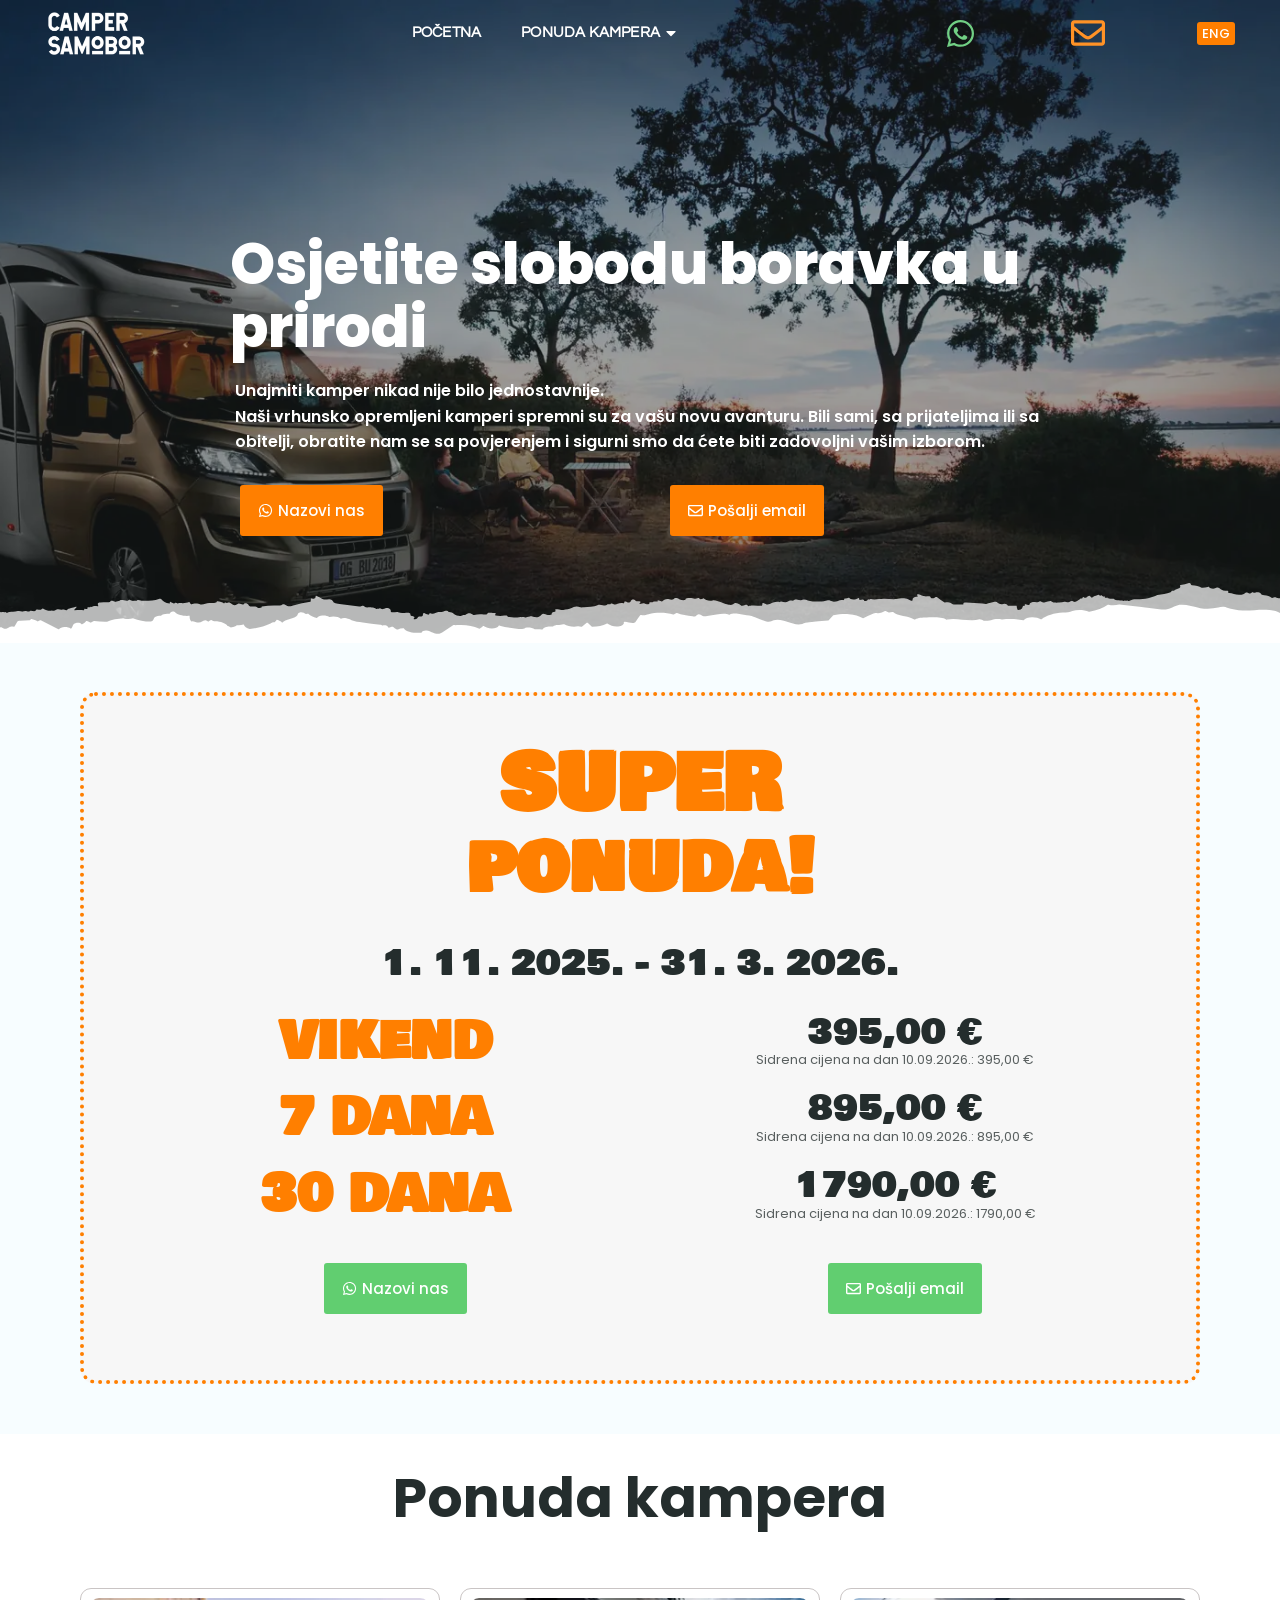
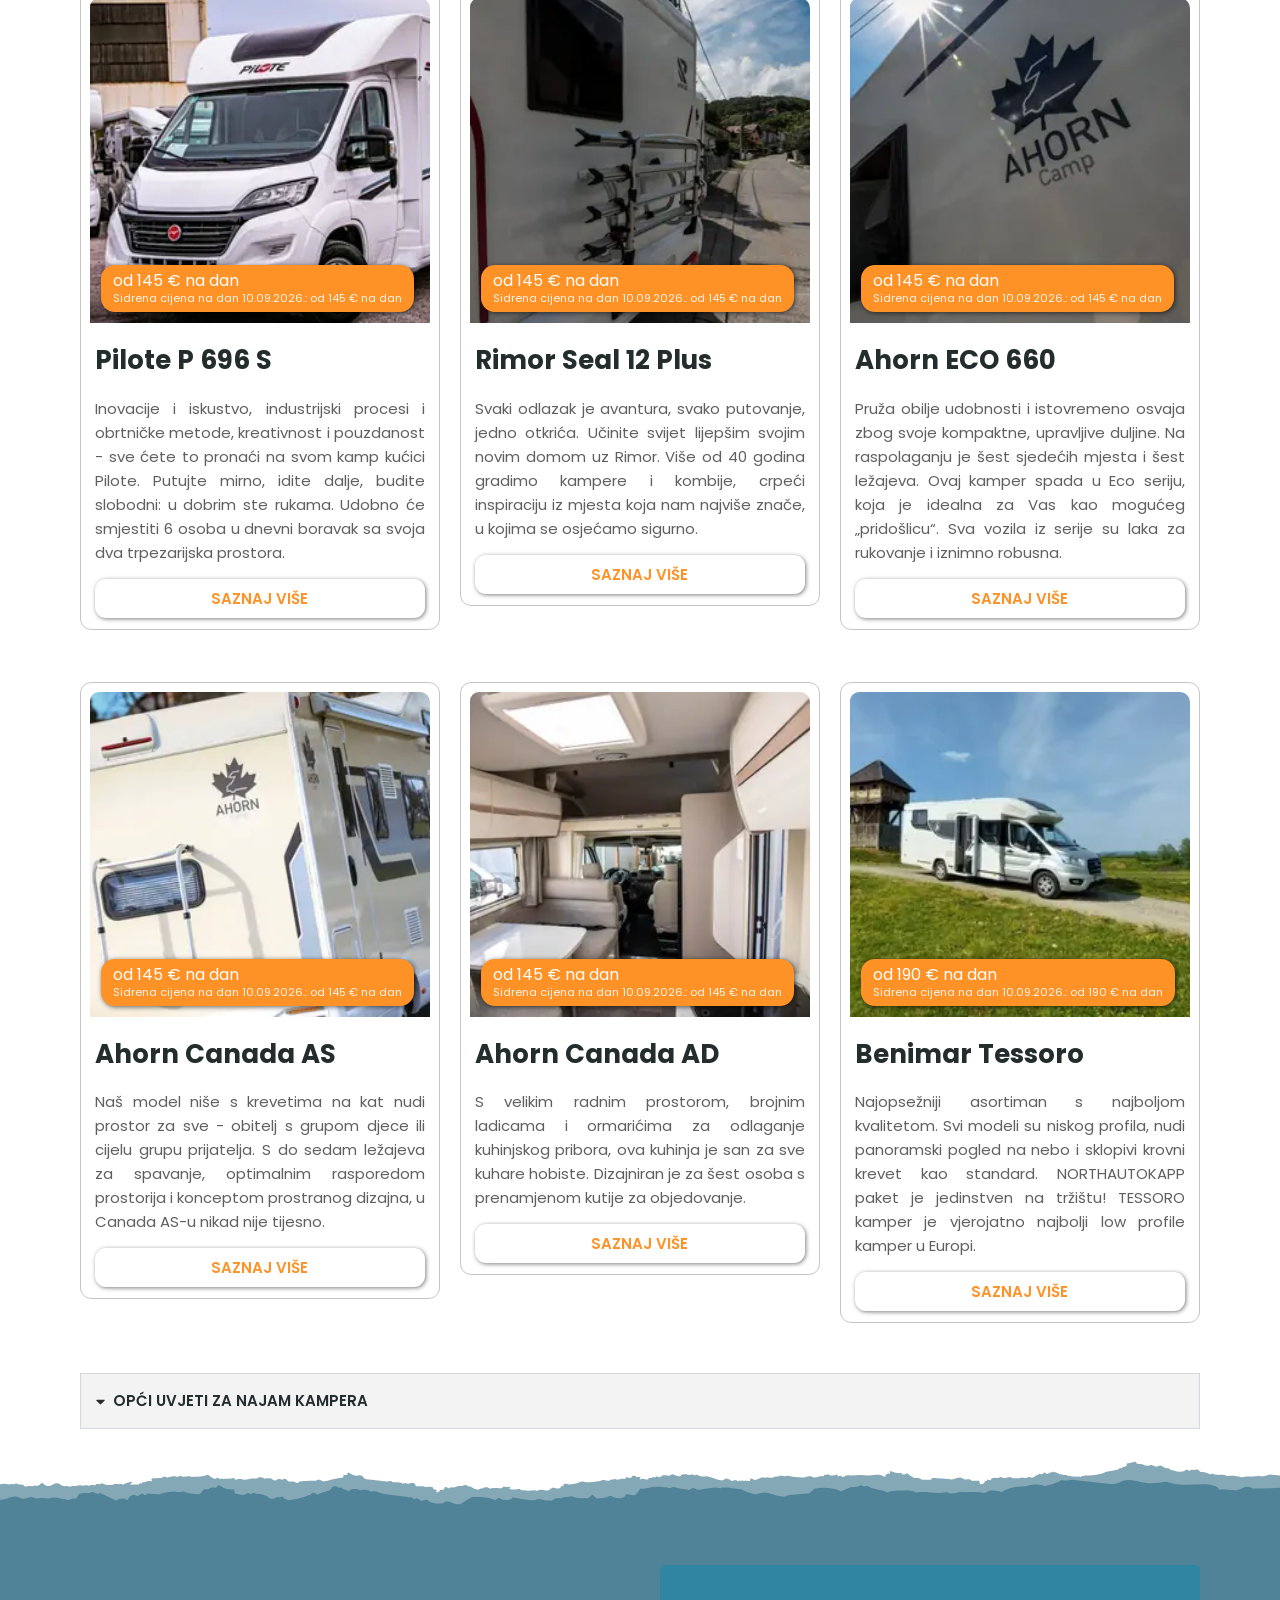
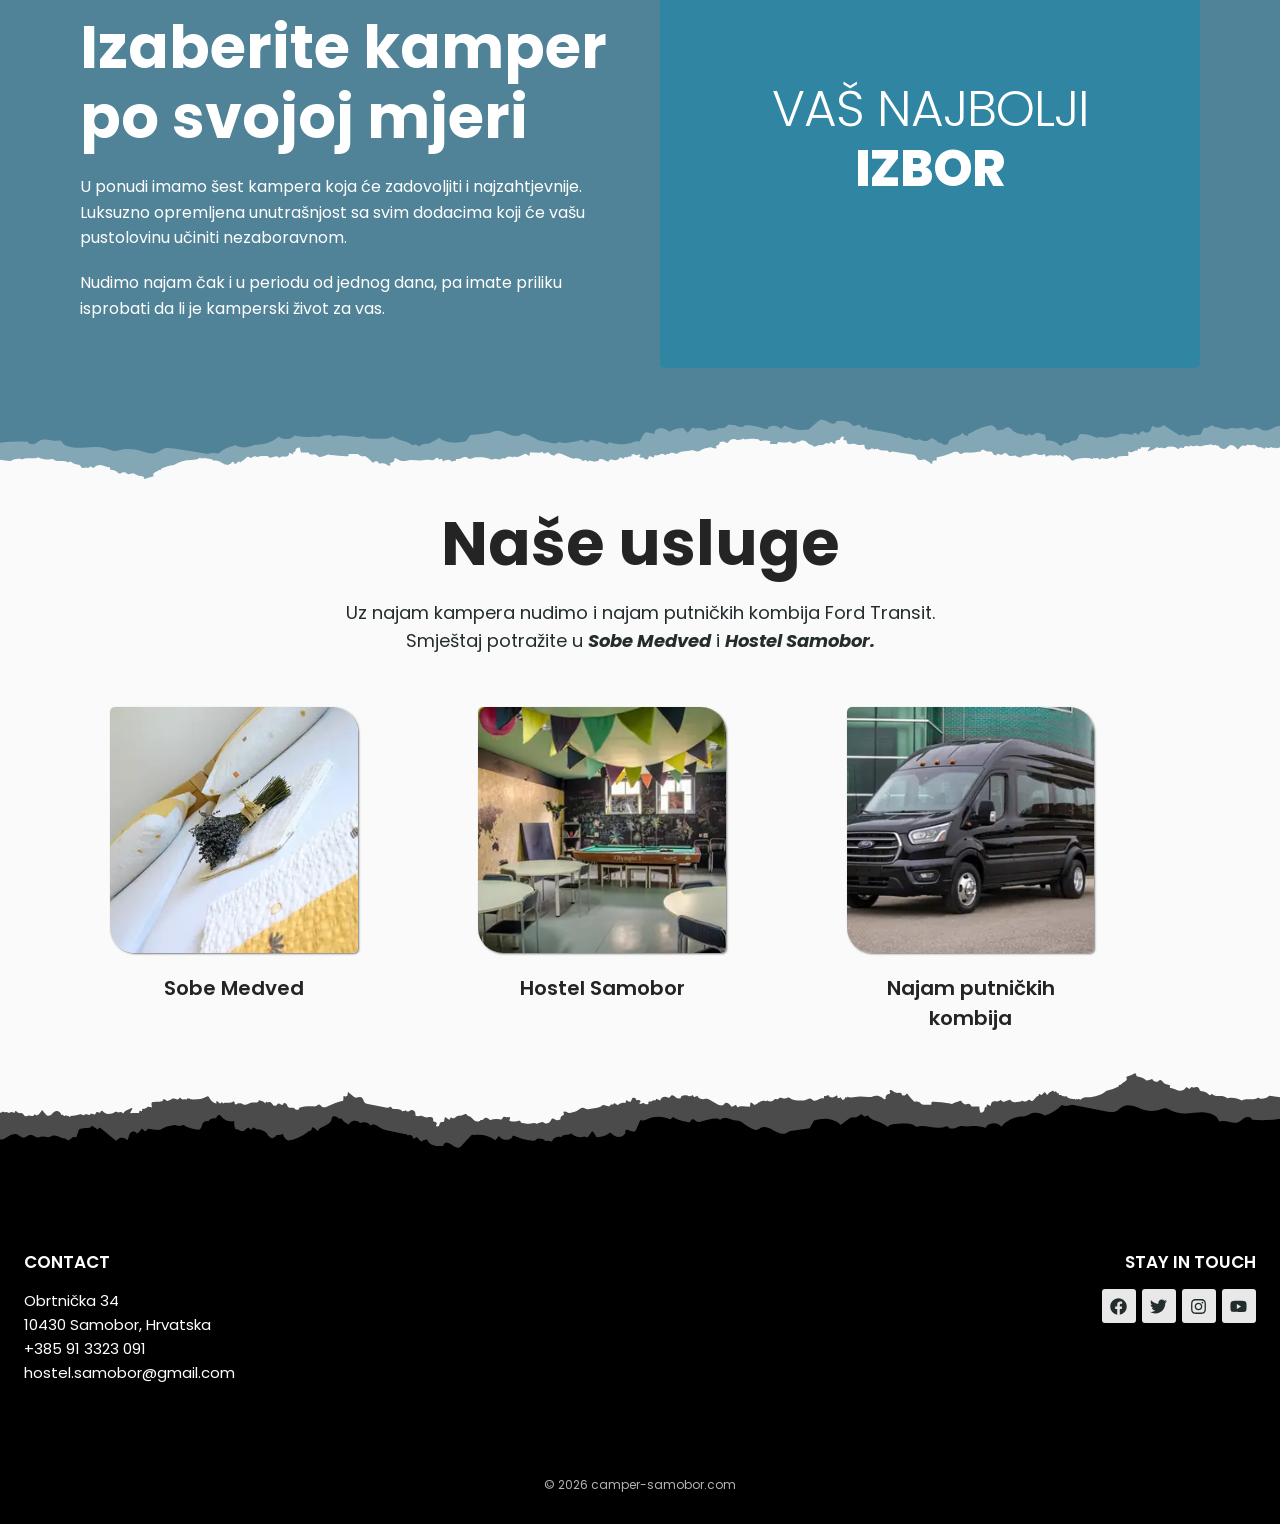
<file: index.html>
<!DOCTYPE html>
<html lang="hr">
<head>
  <meta charset="UTF-8">
  <meta name="viewport" content="width=device-width, initial-scale=1">
  <link rel="icon" href="data:,">
  <title>NAJAM KAMPERA | POČETNA | camper-samobor.com</title>
  <meta name="description" content="Najam kampera u Samoboru – Pilote, Rimor, Ahorn i Benimar kamperi za najam.">
  <link rel="preload" as="image" href="images/hero-mobile.webp" media="(max-width: 800px) and (orientation: portrait)" fetchpriority="high">
  <link rel="preload" as="image" href="images/hero.webp" media="not all and (max-width: 800px) and (orientation: portrait)" fetchpriority="high">
  <link rel="preload" href="fonts/poppins-400-latin.woff2" as="font" type="font/woff2" crossorigin>
  <link rel="preload" href="fonts/poppins-500-latin.woff2" as="font" type="font/woff2" crossorigin>
  <link rel="preload" href="fonts/poppins-800-latin.woff2" as="font" type="font/woff2" crossorigin>
  <link rel="stylesheet" href="css/style.css?v=5">
</head>
<body class="no-js">

<!-- Reusable SVG symbols -->
<svg width="0" height="0" style="position:absolute" aria-hidden="true">
  <defs>
    <symbol id="ico-whatsapp" viewBox="0 0 448 512"><path d="M380.9 97.1C339 55.1 283.2 32 223.9 32c-122.4 0-222 99.6-222 222 0 39.1 10.2 77.3 29.6 111L0 480l117.7-30.9c32.4 17.7 68.9 27 106.1 27h.1c122.3 0 224.1-99.6 224.1-222 0-59.3-25.2-115-67.1-157zm-157 341.6c-33.2 0-65.7-8.9-94-25.7l-6.7-4-69.8 18.3L72 359.2l-4.4-7c-18.5-29.4-28.2-63.3-28.2-98.2 0-101.7 82.8-184.5 184.6-184.5 49.3 0 95.6 19.2 130.4 54.1 34.8 34.9 56.2 81.2 56.1 130.5 0 101.8-84.9 184.6-186.6 184.6zm101.2-138.2c-5.5-2.8-32.8-16.2-37.9-18-5.1-1.9-8.8-2.8-12.5 2.8-3.7 5.6-14.3 18-17.6 21.8-3.2 3.7-6.5 4.2-12 1.4-32.6-16.3-54-29.1-75.5-66-5.7-9.8 5.7-9.1 16.3-30.3 1.8-3.7.9-6.9-.5-9.7-1.4-2.8-12.5-30.1-17.1-41.2-4.5-10.8-9.1-9.3-12.5-9.5-3.2-.2-6.9-.2-10.6-.2-3.7 0-9.7 1.4-14.8 6.9-5.1 5.6-19.4 19-19.4 46.3 0 27.3 19.9 53.7 22.6 57.4 2.8 3.7 39.1 59.7 94.8 83.8 35.2 15.2 49 16.5 66.6 13.9 10.7-1.6 32.8-13.4 37.4-26.4 4.6-13 4.6-24.1 3.2-26.4-1.3-2.5-5-3.9-10.5-6.6z"/></symbol>
    <symbol id="ico-envelope-o" viewBox="0 0 512 512"><path d="M464 64H48C21.49 64 0 85.49 0 112v288c0 26.51 21.49 48 48 48h416c26.51 0 48-21.49 48-48V112c0-26.51-21.49-48-48-48zm0 48v40.805c-22.422 18.259-58.168 46.651-134.587 106.49-16.841 13.247-50.201 45.072-73.413 44.701-23.208.375-56.579-31.459-73.413-44.701C106.18 199.465 70.425 171.067 48 152.805V112h416zM48 400V214.398c22.914 18.251 55.409 43.862 104.938 82.646 21.857 17.205 60.134 55.186 103.062 54.955 42.717.231 80.509-37.199 103.053-54.947 49.528-38.783 82.032-64.401 104.947-82.653V400H48z"/></symbol>
    <symbol id="ico-caret-down" viewBox="0 0 320 512"><path d="M31.3 192h257.3c17.8 0 26.7 21.5 14.1 34.1L174.1 354.8c-7.8 7.8-20.5 7.8-28.3 0L17.2 226.1C4.6 213.5 13.5 192 31.3 192z"/></symbol>
    <symbol id="ico-caret-up" viewBox="0 0 320 512"><path d="M288.662 352H31.338c-17.818 0-26.741-21.543-14.142-34.142l128.662-128.662c7.81-7.81 20.474-7.81 28.284 0l128.662 128.662c12.6 12.599 3.676 34.142-14.142 34.142z"/></symbol>
    <symbol id="ico-facebook" viewBox="0 0 512 512"><path d="M504 256C504 119 393 8 256 8S8 119 8 256c0 123.78 90.69 226.38 209.25 245V327.69h-63V256h63v-54.64c0-62.15 37-96.48 93.67-96.48 27.14 0 55.52 4.84 55.52 4.84v61h-31.28c-30.8 0-40.41 19.12-40.41 38.73V256h68.78l-11 71.69h-57.78V501C413.31 482.38 504 379.78 504 256z"/></symbol>
    <symbol id="ico-twitter" viewBox="0 0 512 512"><path d="M459.37 151.716c.325 4.548.325 9.097.325 13.645 0 138.72-105.583 298.558-298.558 298.558-59.452 0-114.68-17.219-161.137-47.106 8.447.974 16.568 1.299 25.34 1.299 49.055 0 94.213-16.568 130.274-44.832-46.132-.975-84.792-31.188-98.112-72.772 6.498.974 12.995 1.624 19.818 1.624 9.421 0 18.843-1.3 27.614-3.573-48.081-9.747-84.143-51.98-84.143-102.985v-1.299c13.969 7.797 30.214 12.67 47.431 13.319-28.264-18.843-46.781-51.005-46.781-87.391 0-19.492 5.197-37.36 14.294-52.954 51.655 63.675 129.3 105.258 216.365 109.807-1.624-7.797-2.599-15.918-2.599-24.04 0-57.828 46.782-104.934 104.934-104.934 30.213 0 57.502 12.67 76.67 33.137 23.715-4.548 46.456-13.32 66.599-25.34-7.798 24.366-24.366 44.833-46.132 57.827 21.117-2.273 41.584-8.122 60.426-16.243-14.292 20.791-32.161 39.308-52.628 54.253z"/></symbol>
    <symbol id="ico-instagram" viewBox="0 0 448 512"><path d="M224.1 141c-63.6 0-114.9 51.3-114.9 114.9s51.3 114.9 114.9 114.9S339 319.5 339 255.9 287.7 141 224.1 141zm0 189.6c-41.1 0-74.7-33.5-74.7-74.7s33.5-74.7 74.7-74.7 74.7 33.5 74.7 74.7-33.6 74.7-74.7 74.7zm146.4-194.3c0 14.9-12 26.8-26.8 26.8-14.9 0-26.8-12-26.8-26.8s12-26.8 26.8-26.8 26.8 12 26.8 26.8zm76.1 27.2c-1.7-35.9-9.9-67.7-36.2-93.9-26.2-26.2-58-34.4-93.9-36.2-37-2.1-147.9-2.1-184.9 0-35.8 1.7-67.6 9.9-93.9 36.1s-34.4 58-36.2 93.9c-2.1 37-2.1 147.9 0 184.9 1.7 35.9 9.9 67.7 36.2 93.9s58 34.4 93.9 36.2c37 2.1 147.9 2.1 184.9 0 35.9-1.7 67.7-9.9 93.9-36.2 26.2-26.2 34.4-58 36.2-93.9 2.1-37 2.1-147.8 0-184.8zM398.8 388c-7.8 19.6-22.9 34.7-42.6 42.6-29.5 11.7-99.5 9-132.1 9s-102.7 2.6-132.1-9c-19.6-7.8-34.7-22.9-42.6-42.6-11.7-29.5-9-99.5-9-132.1s-2.6-102.7 9-132.1c7.8-19.6 22.9-34.7 42.6-42.6 29.5-11.7 99.5-9 132.1-9s102.7-2.6 132.1 9c19.6 7.8 34.7 22.9 42.6 42.6 11.7 29.5 9 99.5 9 132.1s2.7 102.7-9 132.1z"/></symbol>
    <symbol id="ico-youtube" viewBox="0 0 576 512"><path d="M549.655 124.083c-6.281-23.65-24.787-42.276-48.284-48.597C458.781 64 288 64 288 64S117.22 64 74.629 75.486c-23.497 6.322-42.003 24.947-48.284 48.597-11.412 42.867-11.412 132.305-11.412 132.305s0 89.438 11.412 132.305c6.281 23.65 24.787 41.5 48.284 47.821C117.22 448 288 448 288 448s170.78 0 213.371-11.486c23.497-6.321 42.003-24.171 48.284-47.821 11.412-42.867 11.412-132.305 11.412-132.305s0-89.438-11.412-132.305zm-317.51 213.508V175.185l142.739 81.205-142.739 81.201z"/></symbol>
    <symbol id="ico-arrow-up" viewBox="0 0 448 512"><path d="M34.9 289.5l-22.2-22.2c-9.4-9.4-9.4-24.6 0-33.9L207 39c9.4-9.4 24.6-9.4 33.9 0l194.3 194.3c9.4 9.4 9.4 24.6 0 33.9L413 289.4c-9.5 9.5-25 9.3-34.3-.4L264 168.6V456c0 13.3-10.7 24-24 24h-32c-13.3 0-24-10.7-24-24V168.6L69.2 289.1c-9.3 9.8-24.8 10-34.3.4z"/></symbol>
    <g id="torn"><path opacity="0.7" d="M0.1,197.8c12.1,1.7,23,3.5,33.8,5.3c0.9,0.1,1.9-0.1,2.6-0.8 c6.5-6.2,17.2-9.5,27.2-8.2c0.3,0,0.7,0.1,1,0.3c1.6,0.7,3.1,1.5,4.7,2.2c1,0.5,2.3,0.3,3.2-0.4c11.5-8.5,35.2,1,46.8-7.3 c1-0.7,2.3-0.7,3.3-0.1c11.8,7.4,28.3,10.1,42.8,6.8c1.2-0.3,2.4,0.3,3.2,1.3c3.7,5.1,13.4,6,21.3,5.7c7.7-0.3,17.2,0.1,21.6,4.7 c1,1.1,2.7,1.2,3.9,0.4c1.2-0.8,2.3-1.6,3.5-2.3c1.3-0.9,3-0.6,4,0.5c4.7,5.6,12.2,9.6,20.5,10.9c2.4,0.4,4.9,0.6,6.7,1.9 c2.7,1.9,2.6,5.3,4.2,7.9c2.6,4.2,10.5,4.9,14.8,2c1-0.7,2.4-0.7,3.4,0.1c0.6,0.4,1.1,0.8,1.7,1.2c1.3,0.9,3,0.7,4.1-0.5 c1.1-1.2,2.1-2.4,3.2-3.6c1-1.2,2.7-1.4,4-0.5c1.9,1.3,3.9,2.6,5.9,3.9c1.5,1,3.6,0.5,4.4-1.2c2.9-5.9,11-10.1,18.9-9.2 c9.7,1.1,18.7,8.6,27.4,8.8c2.3,0.1,3.8,2.6,2.6,4.6c0,0,0,0.1-0.1,0.1c-1.2,2,0.3,4.5,2.6,4.6c7.7,0.2,15.3,3.5,19.3,8.8 c2.2,2.9,4.9,7,9.1,6.3c2.4-0.4,3.9-2.2,5.7-3.5c5.5-3.7,14.8-0.6,16.8,4.5c0.6,1.5,2.2,2.3,3.7,1.9c4.8-1.4,9.7-2.8,14.6-4.1 c1-0.3,2.1,0,2.8,0.7c6.8,6.2,16.7,10.4,27.1,11.3c1.3,0.1,2.3,1,2.7,2.3c0.5,1.8,0.9,3.6,1.4,5.4c0.5,1.9,2.6,2.9,4.4,2 c7.3-3.8,15.1-6.9,23.1-9.4c1.8-0.6,2.7-2.7,1.8-4.3c-1.6-3-0.3-7.6,2.9-10.1c4.2-3.5,10.1-5.7,13.2-9.7c0.6-0.8,1.4-1.2,2.4-1.3 c0.8,0,1.6,0,2.4-0.1c1.2,0,2.2-0.7,2.7-1.8c0.5-1.2,1.1-2.3,1.6-3.5c0.3-0.6,0.8-1.1,1.4-1.4c11.4-5.8,24-10.1,37.2-12.6 c14.5-12.2,35.4-19.5,56.5-19.7c2.7-0.1,5.4,0.1,8-0.4c2.7-0.5,5.2-1.5,7.8-2.3c2.7-0.8,4.7-3.1,6.8-4.6c0.6-0.4,1.2-0.8,2-0.7 c1.7,0.2,1.8,2.5,3.4,2.8c1.8,0.2,3-2.4,4.7-1.8c0.6,0.2,1,0.9,1.6,1.1c1.6,0.6,3-1.8,4.8-1.5c0.6,0.1,1.1,0.6,1.6,0.9 c0.7,0.4,1.6,0.5,2.5,0.6c2.9,0.4,5.9,0.8,8.8,1.2c2.9,0.4,6,0.8,8.6,2c2.1,1,3.8,2.5,4.5,4.3c0.3,0.8,1,1.3,1.8,1.2 c4.4-0.6,8.9-0.2,13.1,1.1c-0.3,0.1-0.5,0.3-0.3,0.6c0.4,0.4,1.3,0.3,1.9,0.1c0.6-0.1,1.6,0,1.7,0.5c-0.8,0.3-1.6,0.8-2.1,1.4 c2.6,0.3,5.3,0.4,7.9,0.4c1.1,0,1.9,1.1,1.6,2.2c-0.2,0.7-0.3,1.4-0.3,2.1c0,1.4,1.8,2.2,2.8,1.2c0,0,0,0,0,0 c0.7-0.7,1.9-0.6,2.5,0.2c1.2,1.6,2.4,3.2,3.6,4.9c0.7,1.1,2.3,1,2.9-0.2c0-0.1,0.1-0.1,0.1-0.2c0.5-1,2-1.2,2.7-0.3 c0.9,1,1.9,2.1,2.8,3.1c0.7,0.7,1.8,0.7,2.5-0.1c2.4-2.6,8-3.4,10.7-6.1c2-2,2.5-5.1,5.4-6.1c0.3-0.1,0.7-0.2,1.1-0.1 c0.4,0.1,0.7,0.4,0.9,0.8c1.3,1.9,2.5,3.7,3.8,5.6c0.5,0.7,1,1.5,1.9,1.7c1.5,0.3,2.8-0.8,3.7-1.8c1.6-1.9,3.1-3.7,4.7-5.6 c0.5-0.6,1-1.2,1.9-1.5c2.4-0.7,3.8,1.9,5.9,3c0.8,0.4,1.8,0.1,2.2-0.7c0.5-0.9,0.6-2,1-3c0.4-1.4,1.6-3.1,3.4-3 c0.7,0,1.3,0.3,2,0.2c0.4-0.1,0.8-0.4,0.8-0.8c0-0.4,0-0.8,0.3-1.1c2.8-3.3,5.7-5.8,8.6-9.2c1.9-2.4,5.2-5,8.3-3.8 c1.9,0.8,2.7,2.9,4.7,3.6c3.3,1.2,6.2-2.1,8.9-4c3.2-2.3,9.3-2.2,11.4,0.5c0.5,0.7,1.4,0.7,2.2,0.3c4.1-2.4,9.3-3.2,14.4-3.8 c4.6-0.5,9.3-0.9,13.8,0.1c3.8,0.9,7.4,3.1,8.7,6.1c0.4,0.8,1.2,1.2,2.1,0.9c5.1-1.7,10.2-3.5,15.4-5.3c1.4-0.5,3-1,4.6-0.9 c3.8,0.4,5.7,4.3,8.9,5.6c0.9,0.3,1.8-0.1,2.2-1c0.9-2.4,5.1-3.8,8.6-3.7c4.1,0.1,8.4,1.3,12.2,0.1c5.5-1.7,7-7,7.3-11.8 c0.1-1,1-1.7,2-1.5c3.1,0.7,6,2,8.3,3.8c1.1,0.8,2.6,0.1,2.7-1.3c0.1-1.3,0-2.6-0.3-3.8c-0.2-0.9,0.4-1.9,1.4-2 c2.1-0.2,4.2-1.8,4.9-3.6c1-2.3,0.7-4.9,1.4-7.2c1.3-4,5.9-7.2,11-7.7c0.8-0.1,1.5,0.4,1.8,1.1c1.7,5.3,2.6,10.8,2.5,16.3 c0,0.9,0.7,1.7,1.6,1.7c7.3,0.4,14.7,0.5,22,0.2c0.7,0,1.3,0.3,1.5,0.9c1.9,3.8,5,7.8,9.8,7.4c2.1-0.2,3.9-1.2,6-1.6 c6.2-1.1,11.2,3.8,14,8.3c0.8,1.3,1.9,2.8,3.6,3c1.1,0.2,2.3-0.2,3.4-0.6c3.8-1.3,7.5-2.7,11.3-4c4.6-1.6,8.1-3.6,12.1-5.8 c0.5-0.3,1.2-0.3,1.7,0c2.5,1.6,5.9,2.2,9,2.6c15.2,2.1,30.5,3.6,45.8,4.5c2.1,0.1,4.4,0.1,6.1-0.9c2.1-1.3,2-3.6,1.3-5.8 c-0.4-1.1,0.4-2.2,1.6-2.2c7.5-0.2,15.1-0.2,22.6-0.1c2.1,0,4.4,0.1,6.2,1c1.8,0.9,2.9,2.5,4.3,3.9c3.9,3.9,10.8,5.5,16.7,4.2 c1-0.2,2.1,0.1,2.8,0.8c7.5,7.1,14.1,14.7,19.8,22.8c1.3,1.9,4.1,1.9,5.3-0.1c0.7-1.2,1.6-2.2,2.9-3c2.9-2,8.2-1.9,9.7,0.9 c0.8,1.5,0.4,3.2,1.3,4.6c2.4,3.4,8.8,1.2,13.8,1.4c7.6,0.3,13,7.4,19.5,9.4c2.6,0.8,4.9-1.9,3.8-4.3c-0.4-0.9-0.9-1.7-1.3-2.6 c-1.1-1.9,0.1-4.3,2.2-4.7c3.6-0.6,7-2.2,9.2-4.6c2.2-2.5,3.1-5.8,2.4-8.9c-0.5-2.5,1.8-4.6,4.2-3.7c3.1,1.2,6,3.8,8.6,5.8 c4.9,3.7,11.9,5.4,18.5,4.6c4.7-0.6,9-2.3,13.6-3.2c12-2.2,24.4,1.9,36.6,1.2c13-0.7,27.8-6.3,37.9,0.2c-1.5-0.8-0.4-3,1.5-3.3 c1.1-0.2,2.1,0,3.2,0.4c0.9,0.3,1.8-0.3,1.9-1.2c0.6-3.3,4.2-6.3,8.3-6.6c0.7-0.1,1.3,0.4,1.5,1.1c0.5,2,1.7,4,3.2,5.7 c0.5,0.5,1.2,0.6,1.8,0.3c2.2-1.2,4.9-1.8,7.5-1.8c0.9,0,1.5,0.7,1.5,1.6c-0.1,2.1,0.2,4.2,1.1,6.1c0.4,0.9,1.6,1.1,2.3,0.5 c3.5-3.1,8.1-5.6,13.3-5.8c4.9-0.2,9.9,2.6,11,6.2c0.3,0.9,1.4,1.3,2.2,0.8c2.8-1.9,6.6-2.8,10.2-2.5c0.8,0.1,1.5-0.5,1.6-1.2 c0.3-1.8,0.5-3.5,0.8-5.3c0.1-0.9,1.1-1.5,2-1.2c4.7,1.7,10.7-1.1,15.1-3.7c5-2.9,12.6-5.6,16.7-1.8c2.9,2.6,7.4,6.2,11.6,5.2 c4.2-1.1,7.5-3.5,11.5-4.9c5.4-1.8,11.4-1.6,17.2-1.4c9.6,0.4,19.7,0.9,27.7,5.1c3.6,1.9,7.4,4.6,11.6,3.9c2.7-0.5,4.8-2.3,7.4-2.8 c3.3-0.7,6.6,0.8,9.7,1.9s7.4,1.5,9.4-0.7c0.9-0.9,1.3-2.2,2.4-2.8c2.6-1.6,6.3,0.8,9.5,0.2c2.8-0.6,3.9-3.2,5.8-5 c4.6-4.2,12.7-2.3,19.2,0.3c0.9,0.4,2-0.3,2-1.3c0,0,0,0,0,0c0.1-1.1,1.2-1.7,2.1-1.2c4.9,2.7,12.6,1.2,17.9-1.7 c5.8-3.2,10.5-7.7,17-9.7c0.5-0.2,1.1,0,1.5,0.4c2.7,2.8,5.9,5.3,9.6,7.2c1,0.5,2.1-0.2,2.2-1.3c0.1-3.4,0.4-6.9,1-10.4 c0.1-0.7,0.8-1.3,1.6-1.2c7.5,0.5,14.9,0.9,22.3,1.3c4.7,0.3,10.4,0.1,13.1-2.7c0.5-0.6,1.4-0.7,2-0.2c2.1,1.7,1.7,5.8,4.8,6.4 c1.3,0.3,2.7-0.3,3.9-0.9c2.8-1.3,5.7-2.6,8.6-4c0.7-0.3,1.5-0.1,1.8,0.5c2.4,3.9,6,7.4,10.2,10c2,1.3,4.7,2.5,7.1,1.8 c3.1-0.8,4.1-3.8,6.2-5.8c2.8-2.5,7.6-3.1,11.7-2.2c4,0.9,7.6,2.9,11,4.8c7.2,4.2,14.4,8.3,21.6,12.4c3.8,2.2,8.7,4.5,13,3 c9.1-3.2,21.1,0.9,24.4,8.3c0.3,0.8,1.2,1.2,2,0.8c2.5-1.2,5-2.4,7.4-3.5c0.6-0.3,1.3-0.1,1.8,0.4c1.2,1.4,2.1,2.9,2.8,4.4 c0.4,0.8,1.4,1.2,2.2,0.7c2.8-1.8,6-3.5,9.6-3.1c2.2,0.3,4.1,1.3,6.1,2.1c5,1.9,11.1,1.7,16-0.4c2.7-1.1,4.9-4.1,3.9-6 c-0.4-0.8,0.2-1.8,1.1-2c5.1-1.2,11-0.2,14.9,2.7c2.2,1.6,3.8,3.6,6.1,5.1c2.3,1.4,5.8,2.2,8.1,0.7c2.5-1.5,2.6-4.8,5.2-6.2 c3.8-2,8.2,1.5,12.6,2.4c4,0.8,8.2-0.8,11.1-3.2c2.4-2.1,4-4.7,5.4-7.3c0.4-0.7,1.2-0.9,1.9-0.6c3.8,1.6,7.6,3.3,11.4,5 c0-1.6,0.1-3.2,0.2-4.8c3.2-0.1,6.4-0.2,9.7-0.3c1.1,0,2-0.7,2.3-1.8c0,0,0,0,0,0c0.4-1.2,1.6-1.9,2.9-1.7c2.2,0.4,4.4,0.6,6.3-0.2 c1.9-0.7,2.8-2.9,2.1-4.3c-0.6-1.2-0.2-2.7,1-3.3c1.8-1,4-1.3,6.3-0.9c2.6,0.4,4.8,1.7,6.1,3.4c0.8,1.1,2.2,1.3,3.4,0.7 c2-1.2,4.3-2.1,6.7-2.7c1.2-0.3,2.7-0.5,3.7,0.2c2.4,1.7-1.8,4.3-2.6,6.8c-0.8,2.3,2,4.7,5,5.1c1.9,0.2,3.7,0,5.6-0.5 c1.5-0.4,2.9,0.6,3.2,2c0.3,1.6,1.1,3,2.6,4.1c2.3,1.8,6.5,2.1,8.8,0.2c3.8-3.1,1.3-10,6.4-11.5c3.8-1.1,6.7,2.3,10.1,4.3 c1.5,0.9,3.5,0,3.8-1.7c0.2-1.2,0.3-2.5,0.3-3.7c0-1.6,1.5-2.8,3.1-2.5c5.3,1.1,11.3,0.2,15.6-2.7c2.2-1.5,4.5-3.7,7.3-3.4 c3.7,0.3,6.1,4.5,9.3,5c1.1,0.2,2.2-0.5,2.6-1.6c0.1-0.2,0.2-0.5,0.3-0.7c0.4-1.3,1.7-2,3-1.7c2.6,0.6,5.3,0.6,6.7-1 c0.6-0.7,0.8-1.6,1.3-2.4c2-2.9,7.6-2.1,11.3-0.5s8.1,3.6,11.7,1.9c1.2-0.6,2.1-1.5,3.1-2.3c4.6-3.8,11.6-5.1,18.2-6.1 c6.5-1,12.9-2.1,19.4-3.1c3.6-0.6,7.3-1.1,10.8-0.2c3.3,0.9,6.1,3.1,9.6,3.5c5.8,0.6,10.1-3.7,14.5-6.8c6.5-4.5,15-6.5,23.2-8.5 c1.8-0.4,3.7-0.9,5.6-0.6c2.2,0.3,4,1.5,6,2.4c2.7,1.2,5.9,1.9,9,1.8c1.6,0,2.8-1.6,2.4-3.2c-0.5-1.9-1.9-4-1.1-5.9 c0.8-1.9,3.5-2.7,5.6-3.8c3.7-2.1,5.6-6,5-9.5c-0.2-1.4,0.7-2.7,2.1-2.9c2.8-0.4,5.5-0.9,8.3-1.2c4.6-0.7,10.8,6.6,15,5 c1.9-0.6,2.6-2.4,3.3-4c1.5-3.4,3.7-6.7,7.2-8.9c3.6-2.2,8.5-3.1,12.6-1.7c2.8,1,4.9,3,7.8,3.8c2.1,0.6,4.9-0.1,6-1.4 c0.6-0.7,1.5-1,2.4-0.9c2.3,0.4,5.2-0.7,6.3-2.4c0.7-1,2-1.4,3.2-0.9c1.4,0.6,2.8,1.3,4.3,1.9c1.1,0.5,2.3,1.1,3.6,0.9 c0.5,0,1-0.3,1.4-0.6c0.6-0.5,1.4-0.8,2.1-0.5c2.9,0.9,7.1-0.9,10.7-1.6c3.1-0.6,6.4-0.1,9.6,0.4c4.4,0.7,8.8,1.4,13.2,2.1 c1.3,0.2,2.7,0.4,3.7,1.2c1.9,1.5,1.6,4.2,3.8,5.3c1.8,1,4.3,0.2,6.4-0.5c7.7-2.4,16.7-2.3,24.3,0.4c1.4,0.5,2,2.1,1.4,3.5 c-0.8,1.7-1.4,3.4-1.9,5.2c-0.5,1.9,1.1,3.5,3,3.2c4-0.8,8.3-0.7,12.2,0.2c1.9,0.5,4,1.1,5.7,0.4c2.8-1.2,2.3-4.6,4.2-6.6 c2.9-3.2,9-1.2,13.8-0.2c7.5,1.5,15.2-0.5,22.2-3.1c1-0.4,2.2-0.1,2.9,0.8c1.5,1.8,3,3.5,5.2,4.8c2.7,1.6,6.5,2.2,9.4,0.9 c2.6-1.2,3.9-3.6,6.1-5.3c1.4-1,3.8-1.5,5.5-1.1c1,0.3,2.1-0.3,2.7-1.1c2.1-3,8.1-4.5,12.6-3c5.6,1.8,9,6.2,12.7,10 c3.2,3.3,7.6,6.6,12.7,7c1.1,0.1,1.9,0.9,2.2,1.9c0.8,2.6,4.3,4.6,7.5,3.9c2.4-0.5,4.2-2,6.2-3.1c3.8-2.1,8.9-2.9,13.4-2.1 c0.4,0.1,0.7,0.1,1.1,0c3.3-0.9,6.1-2.7,8.5-4.7c2.4-2.2,6.2-4,9.5-2.9c1.6,0.6,3.1,2,4.9,1.7c2.3-0.3,2.4-2.6,2.9-4.6 c0.4-1.6,2.2-2.4,3.7-1.6c3.4,1.8,6.4,3.9,9,6.4c1.5,1.5,4.1,0.5,4.3-1.6c0.2-2.4,0.5-4.7,0.7-7.1c0.2-1.7,0.5-3.6,2.2-4.7 c2.4-1.5,6-0.3,8.7-1.4c4.1-1.6,3.2-6.5,5.4-9.7c1.4-2,4.2-3.1,7.1-3.1c2.1,0,3.3,2.4,2,4.1c-0.9,1.2-1.5,2.4-1.8,3.7 c-0.5,2.5,1,5.5,4.1,6.2c1.2,0.2,2.4,0.1,3.6,0.5c5.5,1.5,1.8,8.8,5.2,12.7c2.1,2.5,6.7,2.7,10.4,2.1s7.5-1.7,11.2-1.1 c4.1,0.7,7.2,3.5,11.2,4.3c5.8,1.2,12.7-1.8,18-0.5c1.6,0.4,2.8,1.9,2.7,3.6c-0.2,3.5-0.1,7.1,1.9,10.2c2.4,3.8,8.4,6.4,13.1,4.4 c2.5-1,4.2-3.2,6.9-4c3.2-0.9,6.9,1.2,7.7,3.7c0.2,0.7,1.1,0.8,1.6,0.3c0.8-0.8,1.5-1.6,2.2-2.4c0.3-0.3,0.7-0.4,1.1-0.2 c1.6,0.8,4,0.5,5.3-0.6c0.4-0.4,1-0.3,1.4,0.2c2.4,3.4,7.1,5.8,12.1,6c0.1,0,0.3,0,0.4,0.1c5.2,2.7,14.4-1.4,18.5,2.3 c2.1,1.9,2.5,5.4,5.5,5.6c2.9,0.3,4.6-2.9,7.5-3.4c1.1-0.2,2.3,0,3.4,0.2c18.5,3.7,37,7.4,55.5,11.1c5.2,1,10.7,2.2,14.1,5.5 c2.8,2.7,3.6,6.3,5.1,9.6s4.3,6.7,8.6,7.3c5.2,0.6,10.3-3,15.3-1.7c1.7,0.5,3.2,1.5,4.5,2.6c5.9,4.6,11.7,9.3,17.4,14.1 c0.6,0.5,1.4,0.1,1.5-0.6c0.5-3.5,0.9-7,1.4-10.4c0.1-0.4,0.4-0.8,0.9-0.8c0.6-0.1,1.3,0,1.9,0.1c0.7,0.1,1.3-0.5,1.1-1.2 c0,0,0,0,0,0c-0.2-0.8,0.6-1.5,1.3-1.1c1.8,0.9,3.8,1.5,5.8,1.8c0.5,0.1,1-0.3,1.1-0.9c0.3-4.1,0.4-8.2,0.7-12.3 c0-0.4,0.3-0.8,0.7-0.9c16.2-3.6,31.6-9.3,45.7-16.6c5.7-3,13.4-6.3,18.9-3c4.1,2.5,6.4,8.4,11.4,7.4c2.4-0.4,3.8-2.4,5.7-3.7 c3.7-2.4,8.9-2.1,13.6-1.8c13.8,0.7,27.7-0.8,40.8-4.3c0.5-0.1,0.8-0.7,0.6-1.3c-0.7-1.9,1-4.2,3.4-5c2.7-0.7,5.6-0.1,8.1,1 c0.3,0.1,0.5,0.4,0.5,0.8c0.2,2.6,6,4.9,9.4,4.7c3.6-0.1,7.4-1.2,10.6,0.1c4.1,1.7,4.7,6.1,6.3,9.5c1.7,3.4,7.6,6.5,10.4,3.5 c1.1-1.2,1.1-3.1,2.6-4.1c3.9-2.5,8,4.4,12.9,3.9c4-0.4,4.7-5.2,8.4-6.7c3.2-1.4,7.1,0.5,9.2,2.9c2.1,2.3,3.5,5.2,6.2,7 c2.5,1.6,6.9,1.8,8.6-0.1c0.3-0.4,0.9-0.4,1.3-0.1c1.2,1,2.6,1.8,4.3,2.3c0.4,0.1,0.9-0.1,1.1-0.5c0.5-1.1,1.1-2.3,1.6-3.4 c0.3-0.7,1.3-0.7,1.7,0c2.9,5.1,11,7.5,18.3,8.9c0.6,0.1,1.2-0.4,1.1-1c-0.4-2.8,3.6-5.7,7.5-6.2c4.5-0.6,9.1,0.4,13.6-0.2 c8.8-1.3,16.4-9,24.8-6.5c2.1,0.7,3.9,1.9,5.9,2.8c6.1,2.7,14.4,1.5,19-2.7c0.4-0.4,1.1-0.3,1.4,0.1c2.1,3,3.5,6.3,4.1,9.8 c0.1,0.7,0.9,1,1.4,0.6c5.1-3.4,11.9-5.3,18.6-5c4.4,0.2,10,1,12.7-1.6c0.3-0.3,0.8-0.3,1.1-0.1c1.7,1,3.3,2.1,5,3.2 c0.4,0.2,0.9,0.2,1.2-0.2c0.9-1,1.9-2,2.9-3c0.3-0.3,0.9-0.4,1.3-0.1c3.1,2.5,6.2,5.1,9.3,7.6c0.5,0.4,1.3,0.2,1.5-0.4 c0.6-2,0.8-4.1,0.5-6.2c-0.1-0.7,0.5-1.2,1.1-1.1c11,2.3,17.6,11.7,22.6,20c0.6,0.9,1.3,2,2.6,2.3c1.7,0.4,3.3-0.7,4.6-1.5 c10.7-7.1,25.7-7.9,39.5-8.3c4.8-0.2,10.4,0,13.5,2.7c0.4,0.3,0.9,0.4,1.3,0.3c1.3-0.4,2.8-0.2,4,0.3c0.8,0.4,1.8,0,2.1-0.8 c0.2-0.5,0.3-1,0.5-1.5c0.3-0.8,1.1-1.2,1.9-0.9c3,1.2,6.8,1,9.7-0.4c0.5-0.2,1-0.2,1.5,0.1c2.1,1.4,4.2,2.9,6.3,4.3 c0.7,0.5,1.6,1.1,2.6,0.9c1.6-0.2,1.8-1.9,2.6-3c2.3-3.2,8.2-1.6,12.3,0.1c3.8,1.5,10.2,2,11.4-1.2c0.1-0.3,0.4-0.6,0.7-0.7 c3.7-1.9,7.6-3,11.3-4.9c0.5-0.2,1.1-0.2,1.5,0.1c2.5,1.9,5.3,3.5,8.2,4.9c0.6,0.3,1.4,0.6,2.2,0.5c2-0.2,2.1-2.5,2.9-4.1 c1.4-2.9,6.2-3.5,10.1-3.7c5.8-0.2,11.6-0.5,17.3-0.7c2.3-0.1,4.9-0.3,6.4-1.7c1.2-1.2,1.4-2.8,1.4-4.3c0-3-0.5-6.1-1.4-9.1 c-0.4-1.2,0.8-2.2,1.9-1.8c2.4,0.9,5,1.6,7.6,1.6c3.2-0.1,6.5-1.6,7.6-3.8c0.3-0.7,1.1-1.1,1.9-0.8c0.4,0.1,0.8,0.3,1.2,0.4 c0.8,0.3,1.8-0.2,2-1c0-0.1,0-0.2,0.1-0.3c0.1-0.8,0.9-1.3,1.7-1.1c1.5,0.2,2.9,0.5,4.4,0.7c0.8,0.1,1.6-0.4,1.7-1.3 c0.3-1.8,0.4-3.5,0.4-5.3c0-1,1-1.7,2-1.4c1.6,0.6,3.2,1.1,4.9,1.4c0.8,0.2,1.6-0.4,1.7-1.2c0.3-1.5,0.6-3.1,0.8-4.6 c0.1-0.8,0.8-1.3,1.6-1.2c8,0.8,16.2,0.7,24.2-0.4c1.1-0.2,2,1,1.5,2.1c-1.8,4.1-3.9,8-6.2,11.9c-0.7,1.2,0.6,2.7,1.9,2.1 c4.5-2,9-4.1,13.5-6.1c4.8-2.1,10.2-5.2,11.6-9.2c0.3-1,1.5-1.4,2.3-0.7c1.3,1.1,2.7,2.1,4.4,2.8c2.4,0.9,5.6,0.8,7.4-0.7 c0.4-0.4,1-0.5,1.6-0.3c4,1.8,8.9,3.3,12.7,1.5c1.6-0.8,2.7-2,4.1-3c2.9-2,6.9-2.8,10.6-2c0.3,0.1,0.5,0,0.8-0.1 c6.4-2.2,15.7,1.9,19.9,6.3c1.3,1.5,3.1,3.4,5.3,2.8c2.5-0.7,2-3.9,4-5.1c3.3-2,8.1,2.6,11.6,1c2.8-1.2,1.9-5.1,4.4-6.6 c4.1-2.5,11.1,3.6,14.5,0.5c0.8-0.8,1-1.9,2-2.5c1.9-1.3,4.6,0.4,6.8,1.3c3.9,1.7,9.2,0.7,11.9-2c0.6-0.6,1.5-0.5,2.1,0 c2.5,2.4,7.3,3.1,11.4,2.4c4.7-0.8,8.9-2.9,13.6-3.6c3.2-0.5,6.5-0.3,9.6-0.9c2.4-0.5,4.8-1.5,6.1-3.1c0.6-0.7,1.6-0.7,2.2-0.1 c0.8,0.9,1.7,1.8,2.5,2.8c0.5,0.5,1.3,0.7,1.9,0.3c0.2-0.1,0.3-0.2,0.5-0.4c0.6-0.5,1.4-0.5,2,0c1.9,1.6,5.7,1.7,7.7,0.1 c0.6-0.5,1.4-0.5,1.9,0c1.4,1.2,2.7,2.4,4.1,3.6c0.4,0.4,1.1,0.5,1.6,0.2c0.2-0.1,0.3-0.2,0.5-0.3c0.8-0.5,1.8-0.2,2.2,0.6 c1.2,2.7,2.5,5.2,4.6,7.4c2.7,2.7,6.9,4.7,11.2,4.2c5.8-0.7,9.3-5.2,12.7-9s9-7.5,14.4-5.9c2.1,0.7,3.7,2.1,5.2,3.5 c3.9,3.9,7.3,8.1,10.1,12.5c0.5,0.9,1.8,0.9,2.4,0.1c3.1-3.9,6.1-7.8,9.2-11.7c0.7-1,2.4-1.9,3.6-1.8c0.7,0.1,1.4-0.2,1.6-0.9 c0-0.1,0.1-0.2,0.1-0.3c0.4-0.9,1.6-1.2,2.4-0.5c1.5,1.3,3.6,2.3,5.7,2.7c0.8,0.2,1.7-0.4,1.8-1.2c0.2-1.9,3.6-3.8,6.5-3.6 c3.7,0.3,7.3,2.1,10.9,1.5c2.5-0.4,4.7-2.1,7.3-2.1c3.7,0,6,3,7.9,5.6c1.9,2.5,5,5.3,8.5,4.4c4.3-1.1,9.8,1.5,12.5,4.3 c1,0.9,2.2,2.2,3.7,1.9c2-0.5,1.5-2.9,2.9-4.2s4-0.7,5.9,0.2c1.8,0.8,4.1,1.8,6,1c1.3-0.5,1.9-1.7,3.2-2.3c3.5-1.6,7.1,2.7,11.1,2.4 c1.8-0.1,3.5-1.2,5.2-0.9c1.4,0.3,2.4,1.5,3.8,1.8c2.6,0.6,4.6-1.8,7.1-2.7c1.4-0.5,3-0.4,4.4,0.1c0.9,0.3,1.9-0.4,1.9-1.4L3990.3,1 H0L0.1,197.8z"/> <path d="M0.1,131.7c28.7-4.6,58.2-5.7,87.4-3.5c1.5,0.1,2.5,1.3,2.7,2.8c0.6,5.5,13.3,8.3,20.5,4.6c8.2-4.2,12.8-12,21.6-15.2 c17.4-6.4,40.2,8.1,56.5,2.4c1.8-0.6,3.8,0.4,4.1,2.3c2.5,14.9,24.6,25,44.8,26.1c22,1.2,44-4.2,66-3.1c15.7,0.8,31.1,5,44,12.1 c3.1,1.7,6.1,3.6,9.9,4c5.3,0.7,10.3-1.6,15.2-3.5c15.4-5.7,33.8-6.6,50-2.3c22,5.8,44.6,20.7,65.3,12.5 c11.8-4.8,18.4-16.1,31.3-18.5c6.1-1.1,12.5,0.1,18.6,1.2c37.2,7.3,74.5,14.4,111.7,21.6c0.4,0.1,0.7,0,1.1-0.2 c8.7-4.4,20.4-4.8,29.7-1.2c0.7,0.3,1.4,0.1,1.9-0.4c12.8-14.2,31.1-25.5,51.8-31.8c0.5-0.2,1.1-0.1,1.5,0.3 c12.2,8.8,31.9,10.5,46.2,3.9c4-1.8,7.6-4.3,11.9-5.6c4.7-1.5,9.8-1.6,14.7-2c24.4-2.2,47.1-13.8,59.6-30.2c0.6-0.8,1.8-0.8,2.6-0.1 c5.7,6,15.3,9.9,24.9,9.4c9.8-0.5,19.1-5.7,22.3-12.9c0.4-0.8,1.2-1.2,2-0.9c18.6,5.8,39.5,7.2,59,3.6c0.3-0.1,0.6,0,0.8,0.1 c9.9,3.4,22.4,2.1,30.7-3.4c4.3-2.8,13-1.7,18.6-2.8c0.6-0.1,1.2,0.1,1.6,0.5c2.7,3,6.7,5.3,11.3,6.3c0.3,0.1,0.7,0,1-0.1 c6.1-2.6,12.9-4,19.7-4.4c23.7-1.2,49.3,10.9,70.3,3c1.2-0.5,2.5-0.1,3.4,0.8c8.5,8.8,25.7,9.7,40.3,9.4c4.7-0.1,9.3-0.1,14-0.2 c11.6-0.1,25.4-1.6,31.6-8.4c1.2-1.4,3.4-1.4,4.6,0c13.5,14.6,47.3,15.7,57,32c0.7,1.2,2.3,1.8,3.7,1.3c2.8-0.9,5.6-1.8,8.4-2.7 c0.5-0.1,0.9-0.1,1.3,0.2c2.9,2.1,5.9,4.3,8.8,6.5c0.6,0.4,1.3,0.4,1.9-0.1c5.3-4.7,11.6-9.4,19.5-9.6c3.2-0.1,6.5,0.7,9.6,0 c2.4-0.6,4.4-2,6.2-3.4c8.6-6.4,17.1-12.9,25.7-19.2c0.6-0.4,1.4-0.4,1.9,0.2c9,9.4,22.9,15.9,37.9,17.7c14.8,1.9,29.9-0.7,43.8-4.9 c0.4-0.1,0.7-0.4,0.9-0.8c3.9-7.8,9.1-14.6,13-22.4c0.2-0.4,0.6-0.7,1.1-0.8c17.5-2.5,35.1-5,52.6-7.5c3.8-0.6,7.6-1.1,10.9-2.6 c3.2-1.4,5.7-3.6,8.9-5.1c12.7-6,28.4,1.5,40.1,8.6c11.7,7,27.9,14.2,40.2,7.7c4.5-2.4,8.1-6.4,13.5-6.5c2.4,0,4.7,0.9,6.9,1.7 c11.7,4.9,22.5,11.1,31.7,18.5c2.9,2.3,5.8,4.8,9.5,6.3c4.3,1.7,9.2,1.9,13.9,2.7c8.6,1.5,16.2,5.2,24.7,6.9 c8.1,1.7,17.8,1.1,23.2-3.8c0.5-0.4,1.2-0.5,1.8-0.1c8.8,6.2,23.4,3.7,35,0.7c8.8-2.3,17.6-4.6,26.3-6.9c3.3-0.8,6.9-1.7,10.1-0.7 c6,1.9,8.9,9.6,15.1,8.1c3.6-0.9,4.6-4.4,6.3-7c1.6-2.4,6.8-4.1,8.4-1.9c0.2,0.3,0.5,0.5,0.9,0.6c15,2.5,31.9,7.1,43.5,14.8 c0.5,0.4,1.3,0.3,1.8-0.1c2.6-2.2,5.1-4.3,7.7-6.5c0.4-0.4,1.1-0.5,1.6-0.2c20.3,10.2,48.1,10.7,69,1.2c6.2-2.8,14.6-6.3,20.1-3.8 c1.3,0.6,2.8,0,3.4-1.3c4.1-9.3,8.1-18.6,12.3-27.8c0.9-2,1.9-4.2,4.1-5.6c7.7-4.7,18.5,5.3,27.6,4.5c1.5-0.1,2.5-1.7,2.1-3.2 c-2.2-9,8.1-19,20.1-18.7c10.2,0.3,18.2,6.4,24.9,12.6c0.9,0.9,2.4,0.9,3.3,0.1c10-8.5,24.7-13.7,39.6-13.8c0.9,0,1.7,0.4,2.1,1.1 c3.5,5.3,7,10.7,10.5,16c1,1.5,3.1,1.5,4.2,0.1c4-5.5,8.1-11,12.1-16.5c0.7-0.9,1.9-1.3,3-0.9c2.4,0.9,4.8,1.8,7.2,2.7 c0.6,0.2,1.3,0.2,2-0.1c11.9-5.1,28.8,0.4,37.9,8.8c1,0.9,2.5,0.8,3.4-0.1c3-2.8,9.7-3.2,14.9-3.4c5-0.2,11.2-2.5,12.5-5.6 c0.5-1.2,1.9-1.7,3.1-1.3c10.5,3.3,24.8-3,26.5-11.7c0.3-1.5,1.8-2.4,3.3-2c5.3,1.7,11.2,2.2,16.8,1.2c0.8-0.1,1.7,0.1,2.3,0.7 c5.6,5.9,16.2,8.7,25.3,6.6c0.8-0.2,1.5-0.7,1.8-1.4c1.9-4.8,11.5-5.4,18.4-4.3c18.4,3.1,36.1,8.2,52.6,15.2 c1.4,0.6,3.1-0.2,3.5-1.7c1.6-6.4,10.4-11.6,19.1-11.4c8.7,0.2,16.5,4.3,21.6,10c1.1,1.3,3.1,1.1,4-0.3c2.1-3.4,4.7-6.6,7.6-9.6 c0.9-1,2.4-1.1,3.4-0.2c14.4,11.8,36.2,18,57,15.9c4.2-0.4,8.6-1,12.5-0.2c0.9,0.2,1.8-0.1,2.4-0.8c9.9-10.6,19.7-21.3,29.5-31.9 c2.4-2.6,5.1-5.4,9-6.6c6.7-2,14,1.6,19.2,5.5c5.1,3.9,10.2,8.6,17.3,9.5c5.8,0.7,12.3-3.3,12.2-7.4c0-1.5,1-2.7,2.5-2.7 c4.8-0.1,9.6-0.3,14.4-0.4c14.3-0.4,29.9,7.5,33.2,18.1c0.4,1.2,1.5,1.9,2.7,1.8c5.4-0.5,10.6-2.2,14.8-4.9c1.3-0.8,3-0.7,4.2,0.4 c3.5,3.2,6.5,6.7,8.8,10.5c1,1.5,3,2,4.6,1.2c2.6-1.4,5.2-2.8,7.8-4.2c0.5-0.3,1.2,0,1.3,0.6c1,3.5,2.3,7,5.8,9.1 c2.9,1.8,7.7,1.7,10.3,0c0.5-0.3,1.2-0.1,1.4,0.4c0.6,1.8,2.8,3.4,5.2,3.4c16.5,3.5,32.9,7,49.3,10.5c11,2.3,22.3,4.8,31.3,10.3 c4.8,2.9,8.9,6.5,14.4,8.5c5,1.7,11.8,1.5,15.2-1.6c0.5-0.4,1.2-0.3,1.5,0.3c4.1,8.8,20.5,13,30.5,7.3c0.4-0.2,0.9-0.1,1.2,0.2 c3.9,4.9,11.6,7.6,18.9,6.6c7.1-0.9,13.2-5.5,14.8-10.9c0.2-0.5,0.7-0.8,1.2-0.6c10,4.1,18.1,10.7,23,18.5c0.1,0.2,0.4,0.4,0.6,0.4 c2,0.3,4.1-0.3,5.6-1.3c0.4-0.3,1-0.3,1.3,0.1c3.9,4.9,10.6,10.2,17.1,7.6c5.9-2.3,5.4-8.9,7.3-13.9c5.6-14.6,35.5-17.5,41-31.5 c0.3-0.7,1.3-0.8,1.7-0.1c3,5,7.9,9.2,13.9,12c0.4,0.2,1,0,1.2-0.4c1.9-3.5,3.8-7.1,5.7-10.6c0.2-0.3,0.5-0.5,0.8-0.5 c4.1-0.1,7.4-2.7,10.4-5c15.8-12.4,36.2-21.4,58.1-25.5c0.2,0,0.4,0,0.6,0.1c8.7,4.5,14.8,11.8,16.2,19.9c0.1,0.7,0.8,1,1.4,0.6 c4.8-3.1,11.5-4.2,17.5-3c0.4,0.1,0.8-0.1,1-0.4c2.7-4.6,8.2-8.3,14.5-9.6c2.3-0.7,4.5,1,5.8,2.7c1.2,1.6,2.8,3.6,5.2,3.5 c0.2,0,0.4,0,0.5-0.1c2.9,11.8,21.6,22.5,37,21.3c0.2,0,0.4,0,0.6,0.2c2.6,2,5.2,4,7.8,6c0.3,0.3,0.8,0.3,1.1,0 c2.8-2,5.1-4.5,6.7-7.3c0.3-0.6,1.1-0.6,1.5-0.1c1.9,2.3,4.3,4.4,7.2,5.9c0.2,0.1,0.4,0.1,0.7,0.1c7.3-1.7,10.4-10.6,18.1-10.6 c7.6,0,14.9,8.6,20.3,5.6c0.5-0.3,1.1-0.1,1.4,0.4c3.2,7.6,4.5,15.8,3.7,23.8c-0.1,0.6,0.5,1.1,1.1,1c15.3-2.4,32.2,4,39.2,14.8 c1.1,1.7,2,3.5,4,4.5c5.9,2.8,10.9-4,11.9-9.6c0.1-0.6,0.6-0.9,1.2-0.7c8.3,2.7,19-1.2,22.3-7.6c0.6-1.1,1.9-1.5,3.1-1.1 c5.7,2.3,14.4-3.1,16.5-8.7c2.4-6.4,2.6-14.2,9.7-17.7c0.2-0.1,0.5-0.2,0.7-0.2c17.5,0.7,34.6,6,48.1,14.7c0.4,0.3,0.9,0.3,1.4,0.1 c7.9-3.4,18.1-3.5,26-0.1c0.2,0.1,0.5,0.1,0.8,0.1c15.5-2.1,32.9-6,44.3-14.6c0.2-0.2,0.5-0.3,0.8-0.3c12.4-0.6,24.8,0.5,36.6,3.2 c0.5,0.1,1,0,1.3-0.3c2.6-2.4,5.2-4.7,7.8-7.1c0.6-0.6,1.6-0.5,2.1,0.1c2.4,2.9,5.6,5.4,9.3,7.2c0.8,0.4,1.7,0.1,2-0.7 c2.2-5.3,6.3-10.1,11.7-13.8c0.9-0.6,2-0.1,2.2,0.9c0.9,3.7,7.7,6.6,12.8,5.1c6.2-1.8,9.4-7.2,10.9-12.3c1.3-4.4,1.9-9.1,4.5-13 c0.5-0.8,1.8-1,2.4-0.2c3.4,4.4,10.2,7.1,16.8,6.5c6.5-0.5,12.3-4.3,14.5-9.1c0.4-0.9,1.5-1.1,2.3-0.5c16.5,13.5,33,26.9,49.5,40.4 c0.6,0.4,1.3,0.4,1.9,0c1.9-1.6,3.9-3.3,5.8-5c0.6-0.5,1.5-0.4,2,0.1c4.2,4.4,9.9,7.9,16.3,10.2c0.6,0.2,1.3,0,1.7-0.6 c1-1.4,1.9-2.8,2.9-4.2c0.3-0.4,0.7-0.6,1.1-0.6c8.3-0.6,16.6-1.2,25-1.9c2.3-0.2,4.9-0.4,6.7-1.6c2-1.2,2.8-3.3,3.5-5.2 c2.3-6.8,4.7-13.5,7-20.2c0.3-0.9,1.4-1.3,2.2-0.8c2.6,1.8,9.3,0.7,12.3-1.9c3.9-3.5,8.6-8.4,14-6.6c2.6,0.9,3.9,3.1,5.9,4.6 c1.6,1.3,4.5,1.9,6.3,1c0.4-0.2,0.8-0.2,1.2-0.1c4.7,1.9,10.4,4.4,14.3,5.8c5.6,2.1,12.1,4.2,17.8,2.3c2.7-0.9,4.9-2.6,7.5-3.6 c8.8-3.3,19.3,2.1,28.8,0.4c3.6-0.6,6.9-2.2,10.6-2.2c8,0.2,13.2,8,21.2,8c8.2,0,13.3-8.4,21.6-8.7c8-0.2,12.7,7,19.9,9.9 c7.9,3.2,17.7,0.3,25-3.7s13.7-9.2,22.1-11.6c2-0.5,4.1-0.9,6.1-0.6c0.4,0.1,0.8,0.2,1.6,0.3c0.9,0.1,1.7-0.6,1.7-1.5l0.1-66.4L0,0 L0.1,131.7z"/></g>
  </defs>
</svg>

<a class="skip-link" href="#main">Preskoči na sadržaj</a>

<!-- ============ HEADER ============ -->
<header class="site-header" id="top">
  <div class="header-inner">
    <div class="h-col h-logo anim" data-anim="fadeInDown">
      <a href="index.html" class="logo"><img decoding="async" src="images/logo-w200.webp" width="300" height="139" alt="Camper Samobor"></a>
    </div>

    <div class="h-col h-nav anim" data-anim="fadeInDown" data-delay="200">
      <nav class="main-nav" aria-label="Izbornik">
        <ul class="menu">
          <li class="current"><a href="index.html">POČETNA</a></li>
          <li class="has-sub">
            <a href="#">PONUDA KAMPERA <svg class="sub-arrow"><use href="#ico-caret-down"/></svg></a>
            <ul class="sub-menu">
              <li><a href="pilote.html">PILOTE</a></li>
              <li><a href="rimor.html">RIMOR</a></li>
              <li><a href="ahorn.html">AHORN</a></li>
              <li><a href="ahorn-as.html">AHORN AS</a></li>
              <li><a href="ahorn-ad.html">AHORN AD</a></li>
              <li><a href="benimar-tessoro.html">BENIMAR TESSORO</a></li>
            </ul>
          </li>
        </ul>
      </nav>
      <button class="menu-toggle" aria-label="Izbornik" aria-expanded="false">
        <span></span><span></span><span></span>
      </button>
    </div>

    <div class="h-col h-icon anim" data-anim="fadeInDown" data-delay="300">
      <a class="icon-link whatsapp" href="https://api.whatsapp.com/send?phone=+385913323091" aria-label="WhatsApp"><svg><use href="#ico-whatsapp"/></svg></a>
    </div>
    <div class="h-col h-icon anim" data-anim="fadeInDown" data-delay="400">
      <a class="icon-link mail" href="mailto:hostel.samobor@gmail.com" aria-label="Email"><svg><use href="#ico-envelope-o"/></svg></a>
    </div>
    <div class="h-col h-lang">
      <a class="lang-btn" href="en/index.html" hreflang="en" title="English">ENG</a>
    </div>
  </div>

  <!-- mobile dropdown -->
  <nav class="mobile-nav" aria-label="Izbornik">
    <ul>
      <li class="current"><a href="index.html">POČETNA</a></li>
      <li><a href="#">PONUDA KAMPERA</a>
        <ul>
          <li><a href="pilote.html">PILOTE</a></li>
          <li><a href="rimor.html">RIMOR</a></li>
          <li><a href="ahorn.html">AHORN</a></li>
          <li><a href="ahorn-as.html">AHORN AS</a></li>
          <li><a href="ahorn-ad.html">AHORN AD</a></li>
          <li><a href="benimar-tessoro.html">BENIMAR TESSORO</a></li>
        </ul>
      </li>
    </ul>
  </nav>
</header>

<main id="main">

  <!-- ============ HERO ============ -->
  <section class="hero">
    <div class="overlay"></div>
    <div class="container">
      <div class="hero-col">
        <h1 class="anim" data-anim="fadeInRight">Osjetite slobodu boravka u prirodi</h1>
        <p class="hero-text anim" data-anim="fadeInRight">Unajmiti kamper nikad nije bilo jednostavnije.<br>Naši vrhunsko opremljeni kamperi spremni su za vašu novu avanturu. Bili sami, sa prijateljima ili sa obitelji, obratite nam se sa povjerenjem i sigurni smo da ćete biti zadovoljni vašim izborom.</p>
        <div class="row hero-buttons">
          <div class="col-50">
            <a class="btn btn-orange anim" data-anim="fadeInRight" href="https://api.whatsapp.com/send?phone=+385913323091" target="_blank" rel="noopener"><svg><use href="#ico-whatsapp"/></svg>Nazovi nas</a>
          </div>
          <div class="col-50">
            <a class="btn btn-orange anim" data-anim="fadeInRight" href="mailto:hostel.samobor@gmail.com" target="_blank" rel="noopener"><svg><use href="#ico-envelope-o"/></svg>Pošalji email</a>
          </div>
        </div>
      </div>
    </div>
    <div class="shape shape-bottom shape-hero"><svg viewBox="0 0 3990.2 277.1" preserveAspectRatio="none"><use href="#torn"/></svg></div>
  </section>

  <!-- ============ SPECIAL OFFER ============ -->
  <section class="offer">
    <div class="container">
      <div class="offer-box">
        <h2 class="offer-special anim" data-anim="zoomIn">SUPER</h2>
        <h2 class="offer-offer anim" data-anim="bounceIn">ponuda!</h2>
        <h2 class="offer-date">1. 11. 2025. - 31. 3. 2026.</h2>

        <div class="row offer-row">
          <div class="col-50"><h2 class="offer-label anim" data-anim="zoomIn">VIKEND</h2></div>
          <div class="col-50"><h2 class="offer-price">395,00 €</h2><p class="anchor-price">Sidrena cijena na dan 10.09.2026.: 395,00&nbsp;€</p></div>
        </div>
        <div class="row offer-row">
          <div class="col-50"><h2 class="offer-label anim" data-anim="zoomIn">7 DANA</h2></div>
          <div class="col-50"><h2 class="offer-price">895,00 €</h2><p class="anchor-price">Sidrena cijena na dan 10.09.2026.: 895,00&nbsp;€</p></div>
        </div>
        <div class="row offer-row">
          <div class="col-50"><h2 class="offer-label anim" data-anim="zoomIn">30 DANA</h2></div>
          <div class="col-50"><h2 class="offer-price">1790,00 €</h2><p class="anchor-price">Sidrena cijena na dan 10.09.2026.: 1790,00&nbsp;€</p></div>
        </div>

        <div class="row offer-buttons">
          <div class="col-50">
            <a class="btn btn-green anim" data-anim="bounceIn" href="https://api.whatsapp.com/send?phone=+385913323091" target="_blank" rel="noopener"><svg><use href="#ico-whatsapp"/></svg>Nazovi nas</a>
          </div>
          <div class="col-50">
            <a class="btn btn-green anim" data-anim="bounceIn" href="mailto:hostel.samobor@gmail.com" target="_blank" rel="noopener"><svg><use href="#ico-envelope-o"/></svg>Pošalji email</a>
          </div>
        </div>
      </div>
    </div>
  </section>

  <!-- ============ MOTORHOMES ============ -->
  <section class="motorhomes" id="ponuda">
    <div class="container">
      <h2 class="section-title">Ponuda kampera</h2>

      <div class="row cards">
        <div class="col-33">
          <article class="card">
            <figure class="card-figure">
              <img decoding="async" src="images/pilote-w800.webp" srcset="images/pilote-w400.webp 400w, images/pilote-w800.webp 800w" sizes="(max-width: 767px) 90vw, 358px" width="800" height="466" alt="Pilote P 696 S" loading="lazy">
              <span class="badge">od 145 € na dan<small>Sidrena cijena na dan 10.09.2026.: od 145&nbsp;€ na dan</small></span>
            </figure>
            <div class="card-body">
              <h2 class="card-title">Pilote P 696 S</h2>
              <div class="card-text"><p>Inovacije i iskustvo, industrijski procesi i obrtničke metode, kreativnost i pouzdanost - sve ćete to pronaći na svom kamp kućici Pilote. Putujte mirno, idite dalje, budite slobodni: u dobrim ste rukama. Udobno će smjestiti 6 osoba u dnevni boravak sa svoja dva trpezarijska prostora.</p></div>
            </div>
            <a class="card-btn" href="pilote.html">SAZNAJ VIŠE<span class="sr-only"> – Pilote P 696 S</span></a>
          </article>
        </div>
        <div class="col-33">
          <article class="card">
            <figure class="card-figure">
              <img decoding="async" src="images/rimor-w800.webp" srcset="images/rimor-w400.webp 400w, images/rimor-w800.webp 800w" sizes="(max-width: 767px) 90vw, 358px" width="800" height="534" alt="Rimor Seal 12 Plus" loading="lazy">
              <span class="badge">od 145 € na dan<small>Sidrena cijena na dan 10.09.2026.: od 145&nbsp;€ na dan</small></span>
            </figure>
            <div class="card-body">
              <h2 class="card-title">Rimor Seal 12 Plus</h2>
              <div class="card-text"><p>Svaki odlazak je avantura, svako putovanje, jedno otkrića. Učinite svijet lijepšim svojim novim domom uz Rimor. Više od 40 godina gradimo kampere i kombije, crpeći inspiraciju iz mjesta koja nam najviše znače, u kojima se osjećamo sigurno. </p></div>
            </div>
            <a class="card-btn" href="rimor.html">SAZNAJ VIŠE<span class="sr-only"> – Rimor Seal 12 Plus</span></a>
          </article>
        </div>
        <div class="col-33">
          <article class="card">
            <figure class="card-figure">
              <img decoding="async" src="images/ahorn-eco-w800.webp" srcset="images/ahorn-eco-w400.webp 400w, images/ahorn-eco-w800.webp 800w" sizes="(max-width: 767px) 90vw, 358px" width="800" height="534" alt="Ahorn ECO 660" loading="lazy">
              <span class="badge">od 145 € na dan<small>Sidrena cijena na dan 10.09.2026.: od 145&nbsp;€ na dan</small></span>
            </figure>
            <div class="card-body">
              <h2 class="card-title">Ahorn ECO 660</h2>
              <div class="card-text"><p>Pruža obilje udobnosti i istovremeno osvaja  zbog svoje kompaktne, upravljive duljine.
 Na raspolaganju je šest sjedećih mjesta i šest ležajeva. Ovaj kamper spada u Eco seriju, koja je idealna za Vas kao mogućeg „pridošlicu“.
 Sva vozila iz serije su laka za rukovanje i iznimno robusna.</p></div>
            </div>
            <a class="card-btn" href="ahorn.html">SAZNAJ VIŠE<span class="sr-only"> – Ahorn ECO 660</span></a>
          </article>
        </div>
      </div>

      <div class="row cards">
        <div class="col-33">
          <article class="card">
            <figure class="card-figure">
              <img decoding="async" src="images/ahorn-canada-as-w800.webp" srcset="images/ahorn-canada-as-w400.webp 400w, images/ahorn-canada-as-w800.webp 800w" sizes="(max-width: 767px) 90vw, 358px" width="800" height="534" alt="Ahorn Canada AS" loading="lazy">
              <span class="badge">od 145 € na dan<small>Sidrena cijena na dan 10.09.2026.: od 145&nbsp;€ na dan</small></span>
            </figure>
            <div class="card-body">
              <h2 class="card-title">Ahorn Canada AS</h2>
              <div class="card-text"><p>Naš model niše s krevetima na kat nudi prostor za sve - obitelj s grupom
djece ili cijelu grupu prijatelja. S do sedam ležajeva za spavanje,
optimalnim rasporedom prostorija i konceptom prostranog dizajna, u Canada
AS-u nikad nije tijesno.</p></div>
            </div>
            <a class="card-btn" href="ahorn-as.html">SAZNAJ VIŠE<span class="sr-only"> – Ahorn Canada AS</span></a>
          </article>
        </div>
        <div class="col-33">
          <article class="card">
            <figure class="card-figure">
              <img decoding="async" src="images/ahorn-canada-ad-w800.webp" srcset="images/ahorn-canada-ad-w400.webp 400w, images/ahorn-canada-ad-w800.webp 800w" sizes="(max-width: 767px) 90vw, 358px" width="800" height="534" alt="Ahorn Canada AD" loading="lazy">
              <span class="badge">od 145 € na dan<small>Sidrena cijena na dan 10.09.2026.: od 145&nbsp;€ na dan</small></span>
            </figure>
            <div class="card-body">
              <h2 class="card-title">Ahorn Canada AD</h2>
              <div class="card-text"><p>S velikim
radnim prostorom, brojnim ladicama i ormarićima za odlaganje kuhinjskog
pribora, ova kuhinja je san za sve kuhare hobiste. Dizajniran je
za šest osoba s prenamjenom kutije za objedovanje.</p></div>
            </div>
            <a class="card-btn" href="ahorn-ad.html">SAZNAJ VIŠE<span class="sr-only"> – Ahorn Canada AD</span></a>
          </article>
        </div>
        <div class="col-33">
          <article class="card">
            <figure class="card-figure">
              <img decoding="async" src="images/benimar-tessoro-w800.webp" srcset="images/benimar-tessoro-w400.webp 400w, images/benimar-tessoro-w800.webp 800w" sizes="(max-width: 767px) 90vw, 358px" width="800" height="441" alt="Benimar Tessoro" loading="lazy">
              <span class="badge">od 190 € na dan<small>Sidrena cijena na dan 10.09.2026.: od 190&nbsp;€ na dan</small></span>
            </figure>
            <div class="card-body">
              <h2 class="card-title">Benimar Tessoro</h2>
              <div class="card-text"><p>Najopsežniji asortiman s najboljom kvalitetom.
Svi modeli su niskog profila, nudi panoramski pogled na nebo i sklopivi krovni krevet kao standard.
NORTHAUTOKAPP paket je jedinstven na tržištu!
TESSORO kamper je vjerojatno najbolji low profile kamper u Europi.</p></div>
            </div>
            <a class="card-btn" href="benimar-tessoro.html">SAZNAJ VIŠE<span class="sr-only"> – Benimar Tessoro</span></a>
          </article>
        </div>
      </div>

      <details class="terms">
        <summary>
          <svg class="ic-closed"><use href="#ico-caret-down"/></svg>
          <svg class="ic-opened"><use href="#ico-caret-up"/></svg>
          <span>OPĆI UVJETI ZA NAJAM KAMPERA</span>
        </summary>
        <div class="terms-content"><p>Potpisivanjem Općih uvjeta, ugovorne strane, Najmoprimac i Najmodavac potvrđuju da su ih prihvatili i obvezuju se da će ih poštivati.</p><p><br><strong>1. Uvjeti najma</strong><br>Kamper može iznajmiti osoba koja:<br>sa osobnim dokumentom sa slikom dokaže da je starija od 21 godine,<br>ima najmanje 3 godinevvažeću vozačku dozvolu za vožnju vozila B kategorije.</p><p><br><strong>2. Rezervacija termina najma i rok plaćanja</strong><br>Nakon potvrđivanja termina najma, Najmodavac šalje Najmoprimcu predračun sa rokom važenja od tri dana. Najmoprimac se obvezuje da će platiti 50% od procijenjene vrijednosti u roku od 3 dana od primitka predračuna, a čime se potvrđuje rezervacija termina najma. Preostali iznos cijene najma Najmoprimac plaća najkasnije 14 dana prije predviđenog datuma za preuzimanja vozila. Za rezervacije koje su potvrđene u roku manjim od 30 dana prije predviđenog datuma za preuzimanja vozila, Najmoprimac je dužan unaprijed platiti puni iznos najma u roku od 3 dana nakon primitka predračuna. Ako Najmoprimac ne izvrši plaćanje u navedenim rokovima, smatrat će se da je otkazao rezervaciju.</p><p><strong>3. Cijena</strong><br>Cijena najma obračunava se prema cjeniku objavljenom na web stranici najmodavca i ovisi o vozilu i razdoblju najma.<br>Cijena uključuje:<br>iznajmljivanje vozila u dogovorenom roku,<br>obavezno i kasko osiguranje sa 1% odbitnom franšizom (udio najmoprimca u šteti), kao i dodatno osiguranje za Asistenciju na putu,<br>osnovnu opremu: kabel za struju, crijevo za vodu sa priključkom, stalak za bicikle</p><p>Za svaki najam potrebno je platiti i fiksne troškove u visini od 129,00€, koji uključuju troškove izdavanja i preuzimanja vozila, toaletne kemikalije, plin, razgradivi toaletni papir, vanjsko i unutarnje čišćenje vozila.<br>1500e iznosi depozit za vrijeme trajanje najma koji se vraća po isteku ugovora i predaje neoštećenog vozila.<br>Preuzimanje vozila<br>Vozila se preuzimaju u Samoboru u terminu od 10-14h. Mogućnost dostave vozila na sve lokacije u Hrvatskoj i Zapadnoj Europi.<br>Kašnjenje primopredaje vozila se dodatno naplaćuje po dogovorenom ugovoru</p></div>
      </details>
    </div>
    <div class="shape shape-bottom shape-teal"><svg viewBox="0 0 3990.2 277.1" preserveAspectRatio="none"><use href="#torn"/></svg></div>
  </section>

  <!-- ============ CHOOSE ============ -->
  <section class="choose">
    <div class="container">
      <div class="row choose-row">
        <div class="col-50">
          <h3 class="headline">
            <span class="plain">Izaberite kamper po </span>
            <span class="dynamic">svojoj<svg viewBox="0 0 500 150" preserveAspectRatio="none"><path d="M7.7,145.6C109,125,299.9,116.2,401,121.3c42.1,2.2,87.6,11.8,87.3,25.7"/></svg></span>
            <span class="plain">mjeri</span>
          </h3>
          <p class="choose-text anim" data-anim="fadeInLeft" data-delay="300">U ponudi imamo šest kampera koja će zadovoljiti i najzahtjevnije.<br>Luksuzno opremljena unutrašnjost sa svim dodacima koji će vašu pustolovinu učiniti nezaboravnom.</p><p class="choose-text anim" data-anim="fadeInLeft" data-delay="300">Nudimo najam čak i u periodu od jednog dana, pa imate priliku isprobati da li je kamperski život za vas.</p>
        </div>
        <div class="col-50 anim" data-anim="fadeInRight" data-delay="500">
          <figure class="hover-fig">
            <img decoding="async" loading="lazy" src="images/your-best-choice-w800.webp" srcset="images/your-best-choice-w400.webp 400w, images/your-best-choice-w800.webp 800w" sizes="(max-width: 767px) 558px, 810px" width="800" height="1131" alt="Vaš najbolji izbor">
            <figcaption>
              <h2>Vaš najbolji <span>izbor</span></h2>
              <p>CAMPER SAMOBOR</p>
            </figcaption>
          </figure>
        </div>
      </div>
    </div>
  </section>

  <!-- ============ SERVICES ============ -->
  <section class="services">
    <div class="shape shape-top shape-teal"><svg viewBox="0 0 3990.2 277.1" preserveAspectRatio="none"><use href="#torn"/></svg></div>
    <div class="container">
      <div class="services-intro">
        <h2>Naše usluge</h2>
        <p>Uz najam kampera nudimo i najam putničkih kombija Ford Transit.<br>Smještaj potražite u <strong><em>Sobe Medved</em></strong> i <em><strong>Hostel Samobor.</strong></em></p>
      </div>
      <div class="row services-row">
        <div class="col-33 service">
          <a href="http://www.sobe-samobor.biz/index.html"><img decoding="async" src="images/rooms-medved-w640.webp" srcset="images/rooms-medved-w400.webp 400w, images/rooms-medved-w640.webp 640w" sizes="(max-width: 767px) 90vw, 248px" width="640" height="480" alt="Sobe Medved" loading="lazy"></a>
          <h3 class="service-title">Sobe Medved</h3>
        </div>
        <div class="col-33 service">
          <a href="http://www.hostel-samobor.hr/"><img decoding="async" src="images/hostel-samobor-w800.webp" srcset="images/hostel-samobor-w400.webp 400w, images/hostel-samobor-w800.webp 800w" sizes="(max-width: 767px) 90vw, 248px" width="800" height="530" alt="Hostel Samobor" loading="lazy"></a>
          <h3 class="service-title">Hostel Samobor</h3>
        </div>
        <div class="col-33 service">
          <img decoding="async" src="images/ford-transit-w800.webp" srcset="images/ford-transit-w400.webp 400w, images/ford-transit-w800.webp 800w" sizes="(max-width: 767px) 90vw, 248px" width="800" height="534" alt="Ford Transit" loading="lazy">
          <h3 class="service-title">Najam putničkih kombija</h3>
        </div>
      </div>
    </div>
    <div class="shape shape-bottom shape-black"><svg viewBox="0 0 3990.2 277.1" preserveAspectRatio="none"><use href="#torn"/></svg></div>
  </section>


</main>

<!-- ============ FOOTER ============ -->
<footer class="site-footer">
  <div class="footer-top">
    <div class="footer-container footer-grid">
      <div class="footer-widget">
        <h2 class="widget-title">CONTACT</h2>
        <p>Obrtnička 34<br>10430 Samobor, Hrvatska<br><a href="tel:+385913323091">+385 91 3323 091</a><br><a href="mailto:hostel.samobor@gmail.com">hostel.samobor@gmail.com</a></p>
      </div>
      <div class="footer-widget"></div>
      <div class="footer-widget footer-social">
        <h2 class="widget-title">Stay In Touch</h2>
        <div class="social">
          <a href="#" aria-label="Facebook" class="s-facebook"><svg><use href="#ico-facebook"/></svg></a>
          <a href="#" aria-label="Twitter" class="s-twitter"><svg><use href="#ico-twitter"/></svg></a>
          <a href="#" aria-label="Instagram" class="s-instagram"><svg><use href="#ico-instagram"/></svg></a>
          <a href="#" aria-label="YouTube" class="s-youtube"><svg><use href="#ico-youtube"/></svg></a>
        </div>
      </div>
    </div>
  </div>
  <div class="footer-bottom">
    <p>&copy; 2026 camper-samobor.com</p>
  </div>
</footer>

<a href="#top" class="scroll-up" aria-label="Na vrh"><svg><use href="#ico-arrow-up"/></svg></a>

<script src="js/main.js?v=2"></script>
</body>
</html>
</file>
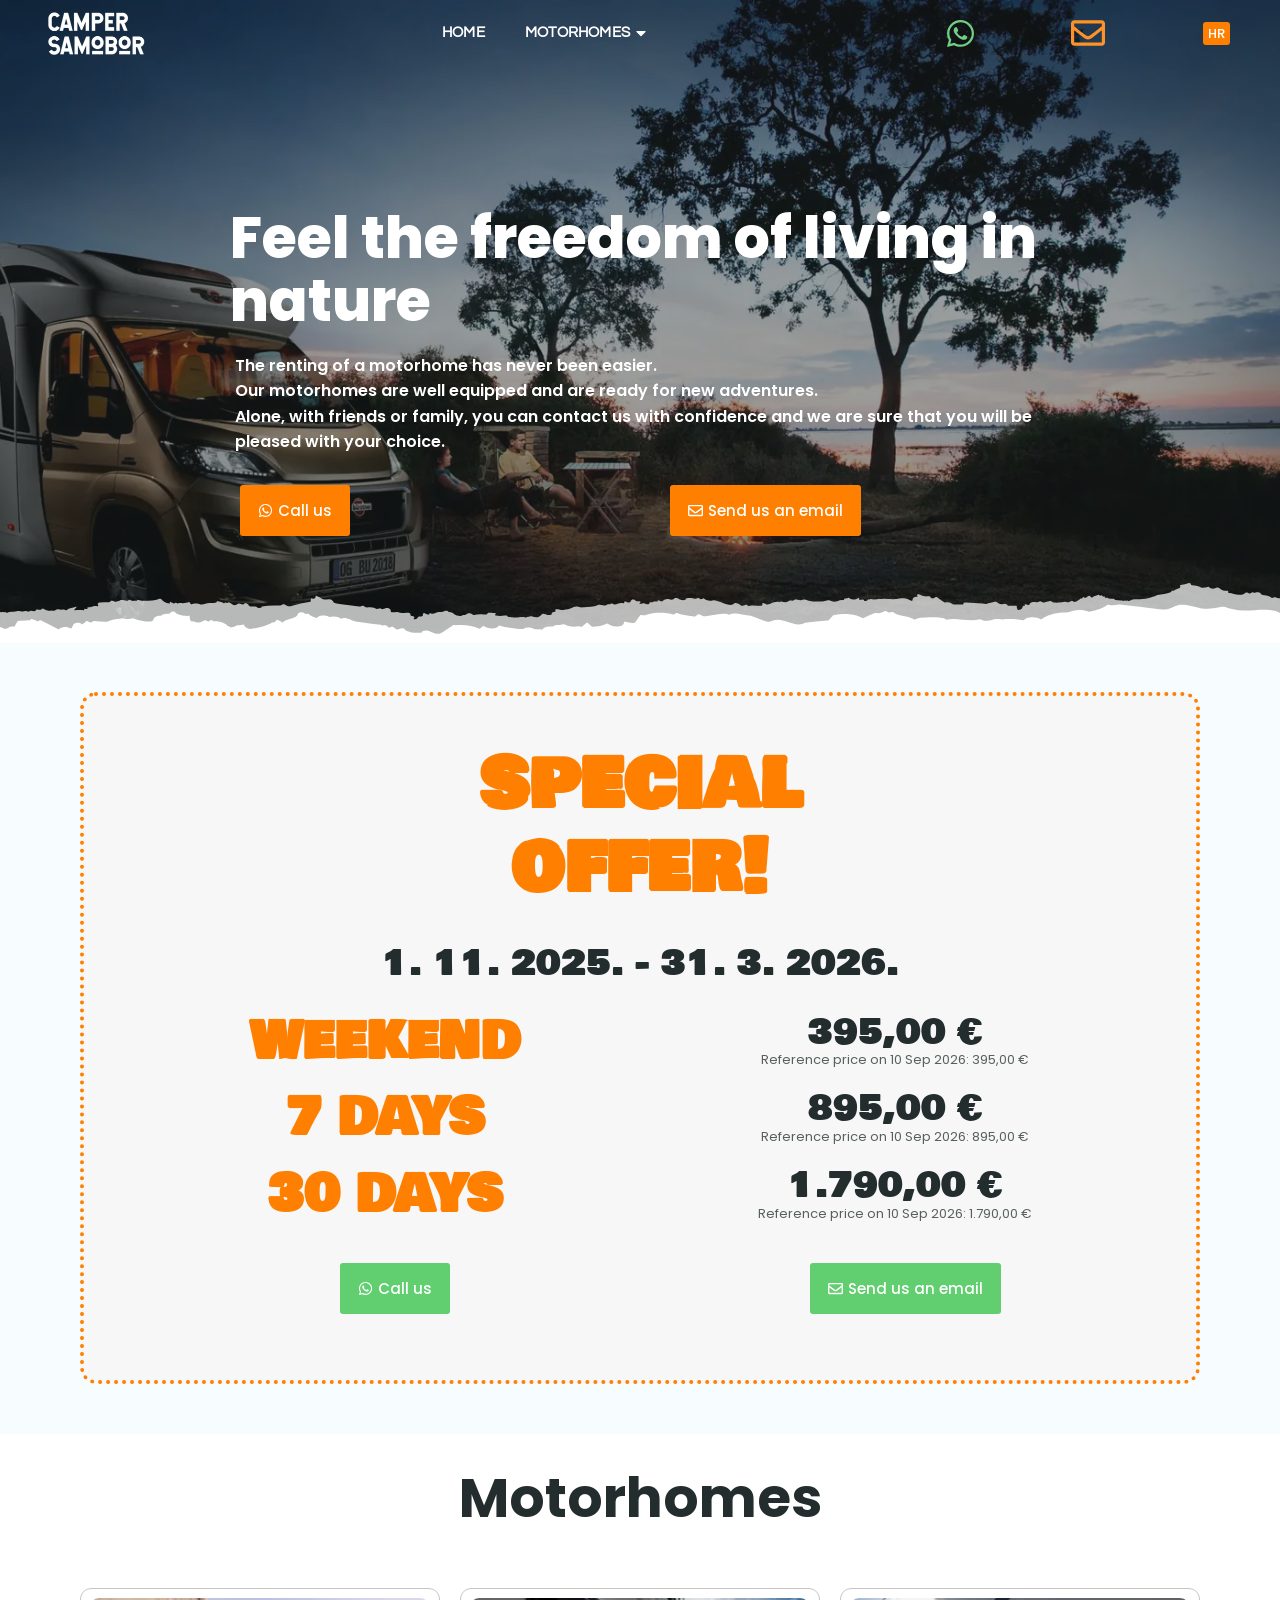
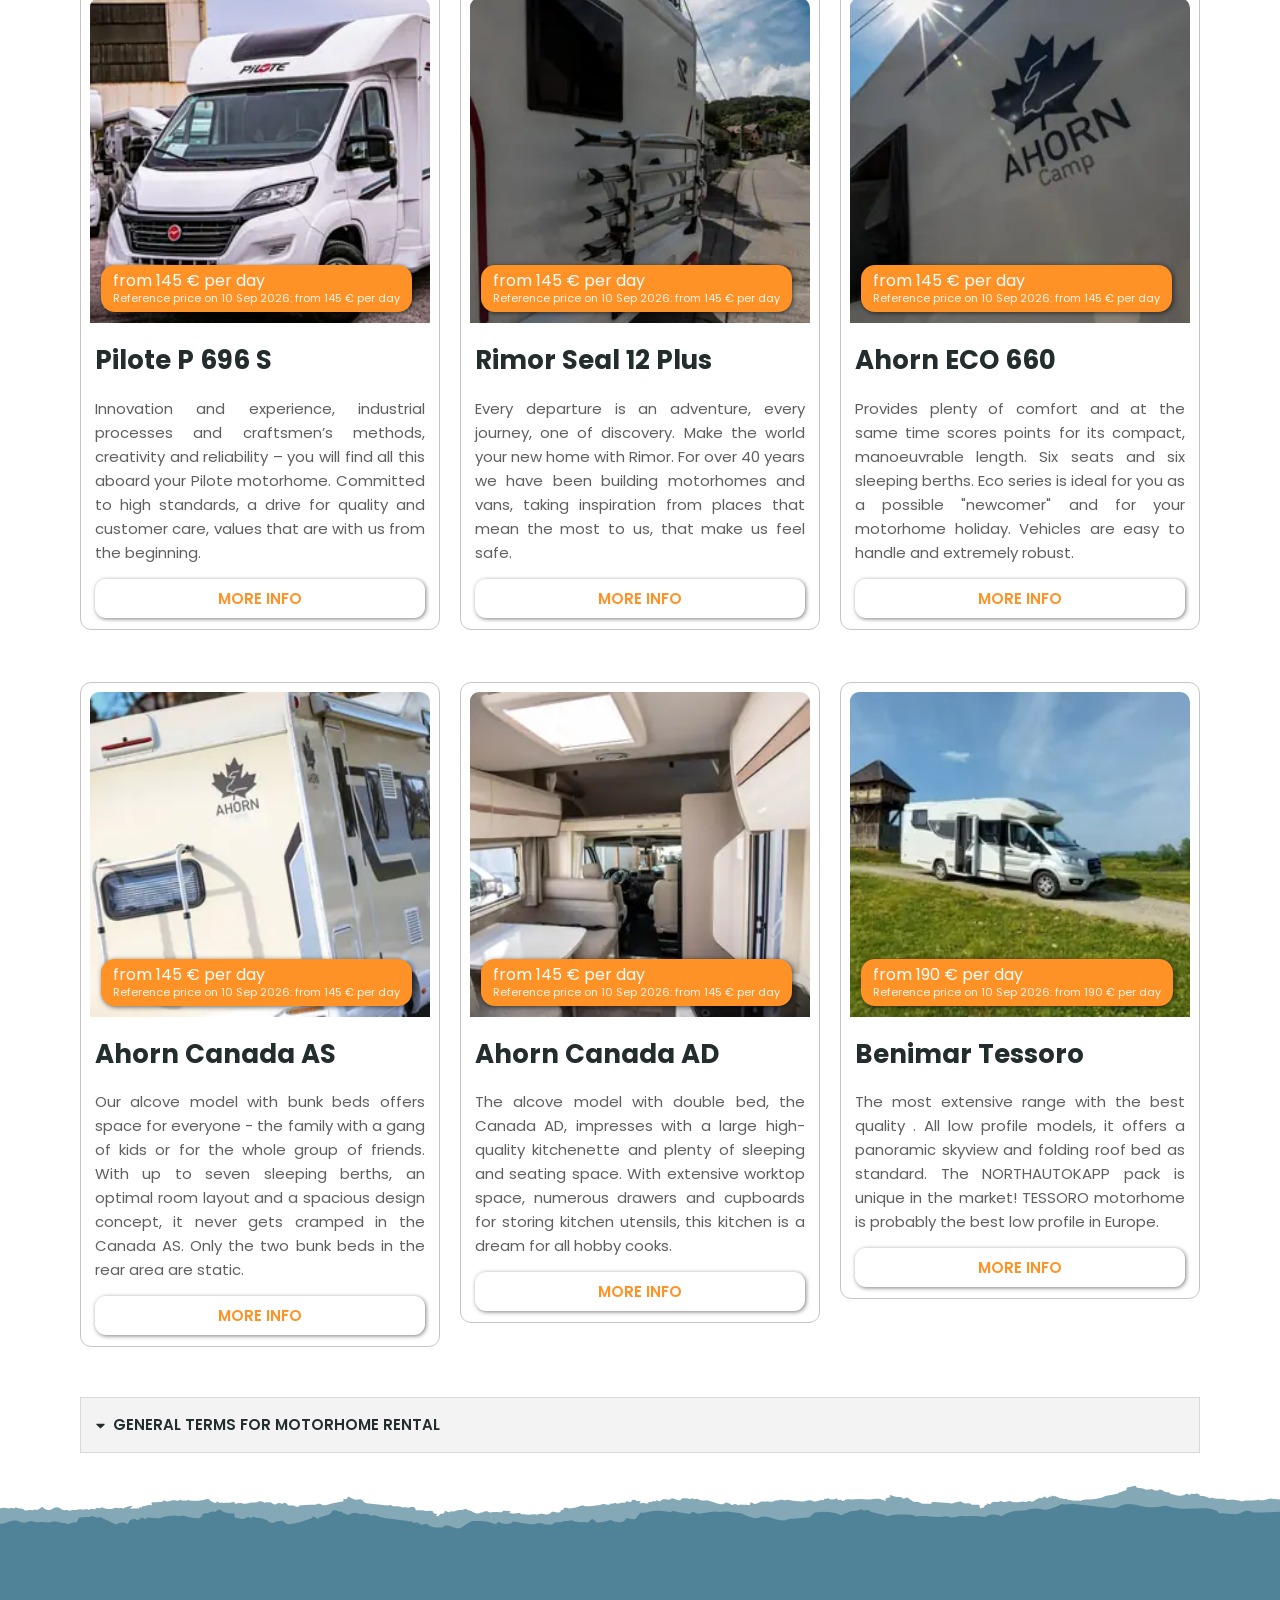
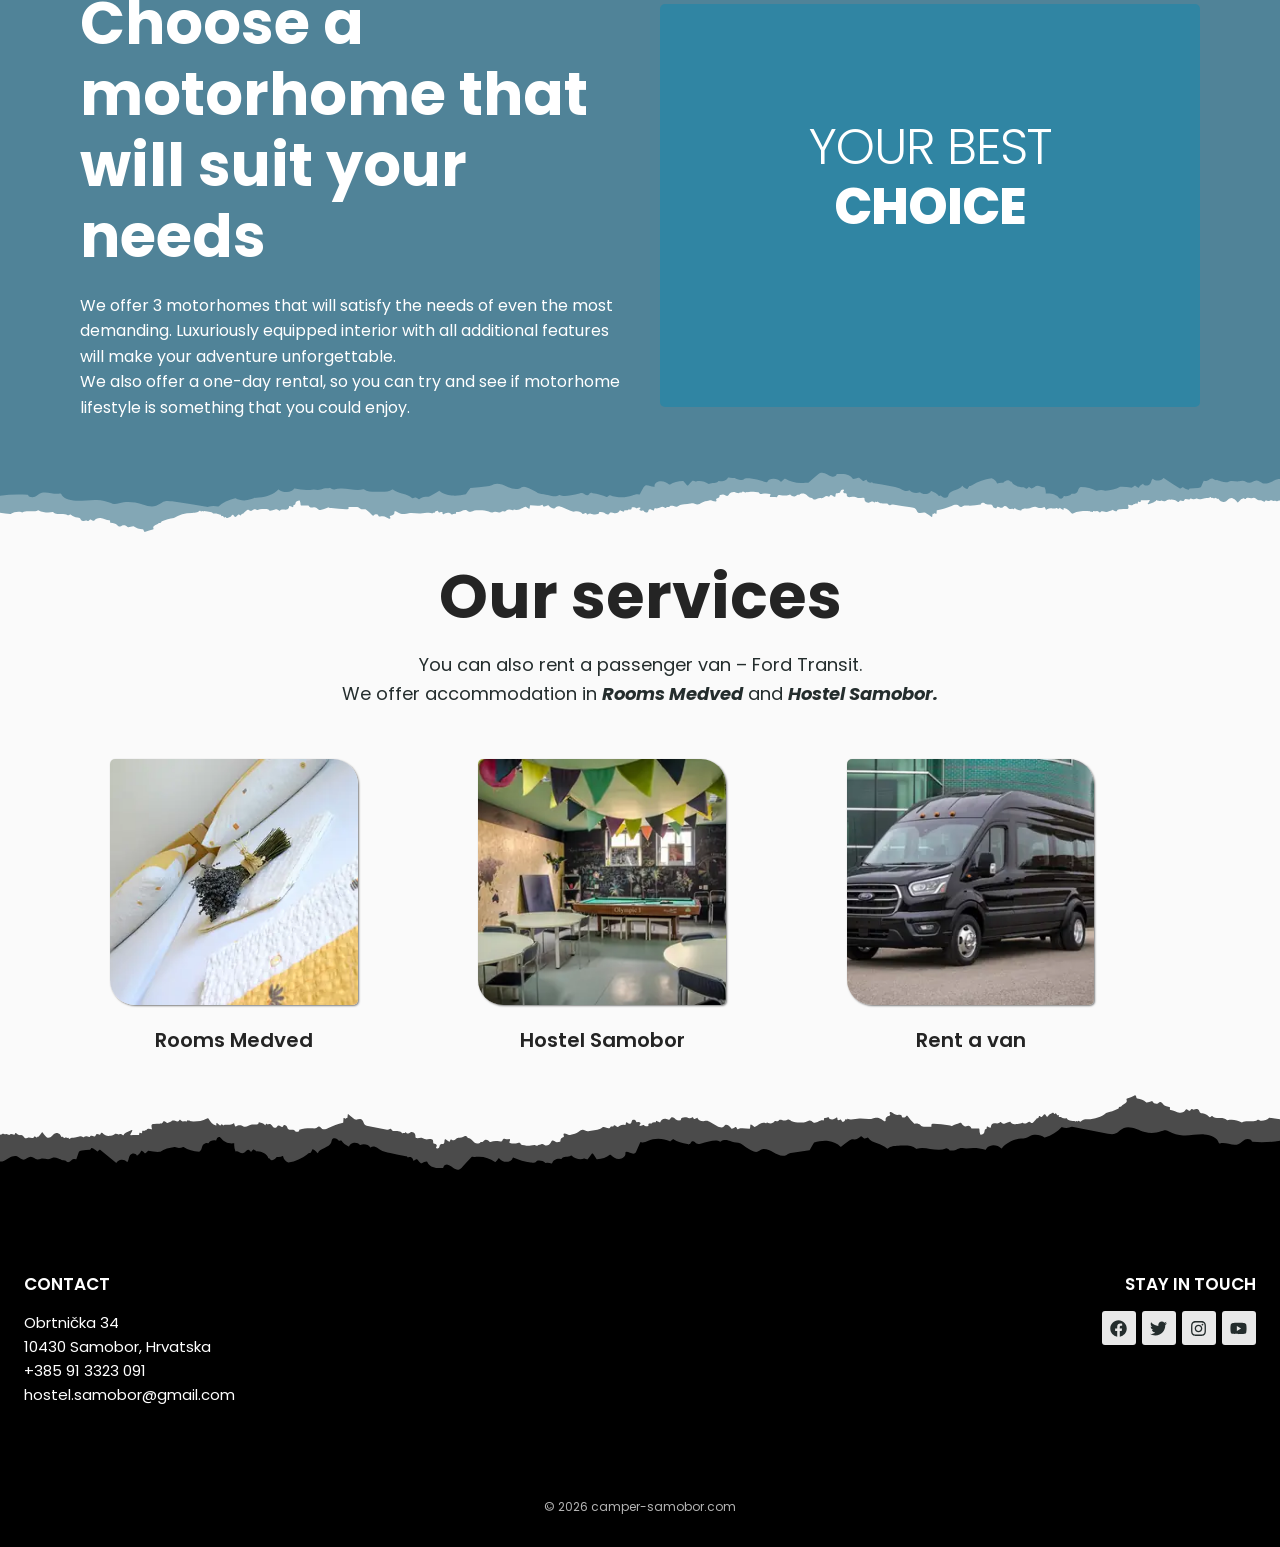
<file: en/index.html>
<!DOCTYPE html>
<html lang="en-US">
<head>
  <meta charset="UTF-8">
  <meta name="viewport" content="width=device-width, initial-scale=1">
  <link rel="icon" href="data:,">
  <title>RENT A MOTORHOME | HOME | camper-samobor.com</title>
  <meta name="description" content="Rent a motorhome in Samobor – Pilote, Rimor, Ahorn and Benimar motorhomes for rent.">
  <link rel="preload" as="image" href="../images/hero-mobile.webp" media="(max-width: 800px) and (orientation: portrait)" fetchpriority="high">
  <link rel="preload" as="image" href="../images/hero.webp" media="not all and (max-width: 800px) and (orientation: portrait)" fetchpriority="high">
  <link rel="preload" href="../fonts/poppins-400-latin.woff2" as="font" type="font/woff2" crossorigin>
  <link rel="preload" href="../fonts/poppins-500-latin.woff2" as="font" type="font/woff2" crossorigin>
  <link rel="preload" href="../fonts/poppins-800-latin.woff2" as="font" type="font/woff2" crossorigin>
  <link rel="stylesheet" href="../css/style.css?v=5">
</head>
<body class="no-js">

<!-- Reusable SVG symbols -->
<svg width="0" height="0" style="position:absolute" aria-hidden="true">
  <defs>
    <symbol id="ico-whatsapp" viewBox="0 0 448 512"><path d="M380.9 97.1C339 55.1 283.2 32 223.9 32c-122.4 0-222 99.6-222 222 0 39.1 10.2 77.3 29.6 111L0 480l117.7-30.9c32.4 17.7 68.9 27 106.1 27h.1c122.3 0 224.1-99.6 224.1-222 0-59.3-25.2-115-67.1-157zm-157 341.6c-33.2 0-65.7-8.9-94-25.7l-6.7-4-69.8 18.3L72 359.2l-4.4-7c-18.5-29.4-28.2-63.3-28.2-98.2 0-101.7 82.8-184.5 184.6-184.5 49.3 0 95.6 19.2 130.4 54.1 34.8 34.9 56.2 81.2 56.1 130.5 0 101.8-84.9 184.6-186.6 184.6zm101.2-138.2c-5.5-2.8-32.8-16.2-37.9-18-5.1-1.9-8.8-2.8-12.5 2.8-3.7 5.6-14.3 18-17.6 21.8-3.2 3.7-6.5 4.2-12 1.4-32.6-16.3-54-29.1-75.5-66-5.7-9.8 5.7-9.1 16.3-30.3 1.8-3.7.9-6.9-.5-9.7-1.4-2.8-12.5-30.1-17.1-41.2-4.5-10.8-9.1-9.3-12.5-9.5-3.2-.2-6.9-.2-10.6-.2-3.7 0-9.7 1.4-14.8 6.9-5.1 5.6-19.4 19-19.4 46.3 0 27.3 19.9 53.7 22.6 57.4 2.8 3.7 39.1 59.7 94.8 83.8 35.2 15.2 49 16.5 66.6 13.9 10.7-1.6 32.8-13.4 37.4-26.4 4.6-13 4.6-24.1 3.2-26.4-1.3-2.5-5-3.9-10.5-6.6z"/></symbol>
    <symbol id="ico-envelope-o" viewBox="0 0 512 512"><path d="M464 64H48C21.49 64 0 85.49 0 112v288c0 26.51 21.49 48 48 48h416c26.51 0 48-21.49 48-48V112c0-26.51-21.49-48-48-48zm0 48v40.805c-22.422 18.259-58.168 46.651-134.587 106.49-16.841 13.247-50.201 45.072-73.413 44.701-23.208.375-56.579-31.459-73.413-44.701C106.18 199.465 70.425 171.067 48 152.805V112h416zM48 400V214.398c22.914 18.251 55.409 43.862 104.938 82.646 21.857 17.205 60.134 55.186 103.062 54.955 42.717.231 80.509-37.199 103.053-54.947 49.528-38.783 82.032-64.401 104.947-82.653V400H48z"/></symbol>
    <symbol id="ico-caret-down" viewBox="0 0 320 512"><path d="M31.3 192h257.3c17.8 0 26.7 21.5 14.1 34.1L174.1 354.8c-7.8 7.8-20.5 7.8-28.3 0L17.2 226.1C4.6 213.5 13.5 192 31.3 192z"/></symbol>
    <symbol id="ico-caret-up" viewBox="0 0 320 512"><path d="M288.662 352H31.338c-17.818 0-26.741-21.543-14.142-34.142l128.662-128.662c7.81-7.81 20.474-7.81 28.284 0l128.662 128.662c12.6 12.599 3.676 34.142-14.142 34.142z"/></symbol>
    <symbol id="ico-facebook" viewBox="0 0 512 512"><path d="M504 256C504 119 393 8 256 8S8 119 8 256c0 123.78 90.69 226.38 209.25 245V327.69h-63V256h63v-54.64c0-62.15 37-96.48 93.67-96.48 27.14 0 55.52 4.84 55.52 4.84v61h-31.28c-30.8 0-40.41 19.12-40.41 38.73V256h68.78l-11 71.69h-57.78V501C413.31 482.38 504 379.78 504 256z"/></symbol>
    <symbol id="ico-twitter" viewBox="0 0 512 512"><path d="M459.37 151.716c.325 4.548.325 9.097.325 13.645 0 138.72-105.583 298.558-298.558 298.558-59.452 0-114.68-17.219-161.137-47.106 8.447.974 16.568 1.299 25.34 1.299 49.055 0 94.213-16.568 130.274-44.832-46.132-.975-84.792-31.188-98.112-72.772 6.498.974 12.995 1.624 19.818 1.624 9.421 0 18.843-1.3 27.614-3.573-48.081-9.747-84.143-51.98-84.143-102.985v-1.299c13.969 7.797 30.214 12.67 47.431 13.319-28.264-18.843-46.781-51.005-46.781-87.391 0-19.492 5.197-37.36 14.294-52.954 51.655 63.675 129.3 105.258 216.365 109.807-1.624-7.797-2.599-15.918-2.599-24.04 0-57.828 46.782-104.934 104.934-104.934 30.213 0 57.502 12.67 76.67 33.137 23.715-4.548 46.456-13.32 66.599-25.34-7.798 24.366-24.366 44.833-46.132 57.827 21.117-2.273 41.584-8.122 60.426-16.243-14.292 20.791-32.161 39.308-52.628 54.253z"/></symbol>
    <symbol id="ico-instagram" viewBox="0 0 448 512"><path d="M224.1 141c-63.6 0-114.9 51.3-114.9 114.9s51.3 114.9 114.9 114.9S339 319.5 339 255.9 287.7 141 224.1 141zm0 189.6c-41.1 0-74.7-33.5-74.7-74.7s33.5-74.7 74.7-74.7 74.7 33.5 74.7 74.7-33.6 74.7-74.7 74.7zm146.4-194.3c0 14.9-12 26.8-26.8 26.8-14.9 0-26.8-12-26.8-26.8s12-26.8 26.8-26.8 26.8 12 26.8 26.8zm76.1 27.2c-1.7-35.9-9.9-67.7-36.2-93.9-26.2-26.2-58-34.4-93.9-36.2-37-2.1-147.9-2.1-184.9 0-35.8 1.7-67.6 9.9-93.9 36.1s-34.4 58-36.2 93.9c-2.1 37-2.1 147.9 0 184.9 1.7 35.9 9.9 67.7 36.2 93.9s58 34.4 93.9 36.2c37 2.1 147.9 2.1 184.9 0 35.9-1.7 67.7-9.9 93.9-36.2 26.2-26.2 34.4-58 36.2-93.9 2.1-37 2.1-147.8 0-184.8zM398.8 388c-7.8 19.6-22.9 34.7-42.6 42.6-29.5 11.7-99.5 9-132.1 9s-102.7 2.6-132.1-9c-19.6-7.8-34.7-22.9-42.6-42.6-11.7-29.5-9-99.5-9-132.1s-2.6-102.7 9-132.1c7.8-19.6 22.9-34.7 42.6-42.6 29.5-11.7 99.5-9 132.1-9s102.7-2.6 132.1 9c19.6 7.8 34.7 22.9 42.6 42.6 11.7 29.5 9 99.5 9 132.1s2.7 102.7-9 132.1z"/></symbol>
    <symbol id="ico-youtube" viewBox="0 0 576 512"><path d="M549.655 124.083c-6.281-23.65-24.787-42.276-48.284-48.597C458.781 64 288 64 288 64S117.22 64 74.629 75.486c-23.497 6.322-42.003 24.947-48.284 48.597-11.412 42.867-11.412 132.305-11.412 132.305s0 89.438 11.412 132.305c6.281 23.65 24.787 41.5 48.284 47.821C117.22 448 288 448 288 448s170.78 0 213.371-11.486c23.497-6.321 42.003-24.171 48.284-47.821 11.412-42.867 11.412-132.305 11.412-132.305s0-89.438-11.412-132.305zm-317.51 213.508V175.185l142.739 81.205-142.739 81.201z"/></symbol>
    <symbol id="ico-arrow-up" viewBox="0 0 448 512"><path d="M34.9 289.5l-22.2-22.2c-9.4-9.4-9.4-24.6 0-33.9L207 39c9.4-9.4 24.6-9.4 33.9 0l194.3 194.3c9.4 9.4 9.4 24.6 0 33.9L413 289.4c-9.5 9.5-25 9.3-34.3-.4L264 168.6V456c0 13.3-10.7 24-24 24h-32c-13.3 0-24-10.7-24-24V168.6L69.2 289.1c-9.3 9.8-24.8 10-34.3.4z"/></symbol>
    <g id="torn"><path opacity="0.7" d="M0.1,197.8c12.1,1.7,23,3.5,33.8,5.3c0.9,0.1,1.9-0.1,2.6-0.8 c6.5-6.2,17.2-9.5,27.2-8.2c0.3,0,0.7,0.1,1,0.3c1.6,0.7,3.1,1.5,4.7,2.2c1,0.5,2.3,0.3,3.2-0.4c11.5-8.5,35.2,1,46.8-7.3 c1-0.7,2.3-0.7,3.3-0.1c11.8,7.4,28.3,10.1,42.8,6.8c1.2-0.3,2.4,0.3,3.2,1.3c3.7,5.1,13.4,6,21.3,5.7c7.7-0.3,17.2,0.1,21.6,4.7 c1,1.1,2.7,1.2,3.9,0.4c1.2-0.8,2.3-1.6,3.5-2.3c1.3-0.9,3-0.6,4,0.5c4.7,5.6,12.2,9.6,20.5,10.9c2.4,0.4,4.9,0.6,6.7,1.9 c2.7,1.9,2.6,5.3,4.2,7.9c2.6,4.2,10.5,4.9,14.8,2c1-0.7,2.4-0.7,3.4,0.1c0.6,0.4,1.1,0.8,1.7,1.2c1.3,0.9,3,0.7,4.1-0.5 c1.1-1.2,2.1-2.4,3.2-3.6c1-1.2,2.7-1.4,4-0.5c1.9,1.3,3.9,2.6,5.9,3.9c1.5,1,3.6,0.5,4.4-1.2c2.9-5.9,11-10.1,18.9-9.2 c9.7,1.1,18.7,8.6,27.4,8.8c2.3,0.1,3.8,2.6,2.6,4.6c0,0,0,0.1-0.1,0.1c-1.2,2,0.3,4.5,2.6,4.6c7.7,0.2,15.3,3.5,19.3,8.8 c2.2,2.9,4.9,7,9.1,6.3c2.4-0.4,3.9-2.2,5.7-3.5c5.5-3.7,14.8-0.6,16.8,4.5c0.6,1.5,2.2,2.3,3.7,1.9c4.8-1.4,9.7-2.8,14.6-4.1 c1-0.3,2.1,0,2.8,0.7c6.8,6.2,16.7,10.4,27.1,11.3c1.3,0.1,2.3,1,2.7,2.3c0.5,1.8,0.9,3.6,1.4,5.4c0.5,1.9,2.6,2.9,4.4,2 c7.3-3.8,15.1-6.9,23.1-9.4c1.8-0.6,2.7-2.7,1.8-4.3c-1.6-3-0.3-7.6,2.9-10.1c4.2-3.5,10.1-5.7,13.2-9.7c0.6-0.8,1.4-1.2,2.4-1.3 c0.8,0,1.6,0,2.4-0.1c1.2,0,2.2-0.7,2.7-1.8c0.5-1.2,1.1-2.3,1.6-3.5c0.3-0.6,0.8-1.1,1.4-1.4c11.4-5.8,24-10.1,37.2-12.6 c14.5-12.2,35.4-19.5,56.5-19.7c2.7-0.1,5.4,0.1,8-0.4c2.7-0.5,5.2-1.5,7.8-2.3c2.7-0.8,4.7-3.1,6.8-4.6c0.6-0.4,1.2-0.8,2-0.7 c1.7,0.2,1.8,2.5,3.4,2.8c1.8,0.2,3-2.4,4.7-1.8c0.6,0.2,1,0.9,1.6,1.1c1.6,0.6,3-1.8,4.8-1.5c0.6,0.1,1.1,0.6,1.6,0.9 c0.7,0.4,1.6,0.5,2.5,0.6c2.9,0.4,5.9,0.8,8.8,1.2c2.9,0.4,6,0.8,8.6,2c2.1,1,3.8,2.5,4.5,4.3c0.3,0.8,1,1.3,1.8,1.2 c4.4-0.6,8.9-0.2,13.1,1.1c-0.3,0.1-0.5,0.3-0.3,0.6c0.4,0.4,1.3,0.3,1.9,0.1c0.6-0.1,1.6,0,1.7,0.5c-0.8,0.3-1.6,0.8-2.1,1.4 c2.6,0.3,5.3,0.4,7.9,0.4c1.1,0,1.9,1.1,1.6,2.2c-0.2,0.7-0.3,1.4-0.3,2.1c0,1.4,1.8,2.2,2.8,1.2c0,0,0,0,0,0 c0.7-0.7,1.9-0.6,2.5,0.2c1.2,1.6,2.4,3.2,3.6,4.9c0.7,1.1,2.3,1,2.9-0.2c0-0.1,0.1-0.1,0.1-0.2c0.5-1,2-1.2,2.7-0.3 c0.9,1,1.9,2.1,2.8,3.1c0.7,0.7,1.8,0.7,2.5-0.1c2.4-2.6,8-3.4,10.7-6.1c2-2,2.5-5.1,5.4-6.1c0.3-0.1,0.7-0.2,1.1-0.1 c0.4,0.1,0.7,0.4,0.9,0.8c1.3,1.9,2.5,3.7,3.8,5.6c0.5,0.7,1,1.5,1.9,1.7c1.5,0.3,2.8-0.8,3.7-1.8c1.6-1.9,3.1-3.7,4.7-5.6 c0.5-0.6,1-1.2,1.9-1.5c2.4-0.7,3.8,1.9,5.9,3c0.8,0.4,1.8,0.1,2.2-0.7c0.5-0.9,0.6-2,1-3c0.4-1.4,1.6-3.1,3.4-3 c0.7,0,1.3,0.3,2,0.2c0.4-0.1,0.8-0.4,0.8-0.8c0-0.4,0-0.8,0.3-1.1c2.8-3.3,5.7-5.8,8.6-9.2c1.9-2.4,5.2-5,8.3-3.8 c1.9,0.8,2.7,2.9,4.7,3.6c3.3,1.2,6.2-2.1,8.9-4c3.2-2.3,9.3-2.2,11.4,0.5c0.5,0.7,1.4,0.7,2.2,0.3c4.1-2.4,9.3-3.2,14.4-3.8 c4.6-0.5,9.3-0.9,13.8,0.1c3.8,0.9,7.4,3.1,8.7,6.1c0.4,0.8,1.2,1.2,2.1,0.9c5.1-1.7,10.2-3.5,15.4-5.3c1.4-0.5,3-1,4.6-0.9 c3.8,0.4,5.7,4.3,8.9,5.6c0.9,0.3,1.8-0.1,2.2-1c0.9-2.4,5.1-3.8,8.6-3.7c4.1,0.1,8.4,1.3,12.2,0.1c5.5-1.7,7-7,7.3-11.8 c0.1-1,1-1.7,2-1.5c3.1,0.7,6,2,8.3,3.8c1.1,0.8,2.6,0.1,2.7-1.3c0.1-1.3,0-2.6-0.3-3.8c-0.2-0.9,0.4-1.9,1.4-2 c2.1-0.2,4.2-1.8,4.9-3.6c1-2.3,0.7-4.9,1.4-7.2c1.3-4,5.9-7.2,11-7.7c0.8-0.1,1.5,0.4,1.8,1.1c1.7,5.3,2.6,10.8,2.5,16.3 c0,0.9,0.7,1.7,1.6,1.7c7.3,0.4,14.7,0.5,22,0.2c0.7,0,1.3,0.3,1.5,0.9c1.9,3.8,5,7.8,9.8,7.4c2.1-0.2,3.9-1.2,6-1.6 c6.2-1.1,11.2,3.8,14,8.3c0.8,1.3,1.9,2.8,3.6,3c1.1,0.2,2.3-0.2,3.4-0.6c3.8-1.3,7.5-2.7,11.3-4c4.6-1.6,8.1-3.6,12.1-5.8 c0.5-0.3,1.2-0.3,1.7,0c2.5,1.6,5.9,2.2,9,2.6c15.2,2.1,30.5,3.6,45.8,4.5c2.1,0.1,4.4,0.1,6.1-0.9c2.1-1.3,2-3.6,1.3-5.8 c-0.4-1.1,0.4-2.2,1.6-2.2c7.5-0.2,15.1-0.2,22.6-0.1c2.1,0,4.4,0.1,6.2,1c1.8,0.9,2.9,2.5,4.3,3.9c3.9,3.9,10.8,5.5,16.7,4.2 c1-0.2,2.1,0.1,2.8,0.8c7.5,7.1,14.1,14.7,19.8,22.8c1.3,1.9,4.1,1.9,5.3-0.1c0.7-1.2,1.6-2.2,2.9-3c2.9-2,8.2-1.9,9.7,0.9 c0.8,1.5,0.4,3.2,1.3,4.6c2.4,3.4,8.8,1.2,13.8,1.4c7.6,0.3,13,7.4,19.5,9.4c2.6,0.8,4.9-1.9,3.8-4.3c-0.4-0.9-0.9-1.7-1.3-2.6 c-1.1-1.9,0.1-4.3,2.2-4.7c3.6-0.6,7-2.2,9.2-4.6c2.2-2.5,3.1-5.8,2.4-8.9c-0.5-2.5,1.8-4.6,4.2-3.7c3.1,1.2,6,3.8,8.6,5.8 c4.9,3.7,11.9,5.4,18.5,4.6c4.7-0.6,9-2.3,13.6-3.2c12-2.2,24.4,1.9,36.6,1.2c13-0.7,27.8-6.3,37.9,0.2c-1.5-0.8-0.4-3,1.5-3.3 c1.1-0.2,2.1,0,3.2,0.4c0.9,0.3,1.8-0.3,1.9-1.2c0.6-3.3,4.2-6.3,8.3-6.6c0.7-0.1,1.3,0.4,1.5,1.1c0.5,2,1.7,4,3.2,5.7 c0.5,0.5,1.2,0.6,1.8,0.3c2.2-1.2,4.9-1.8,7.5-1.8c0.9,0,1.5,0.7,1.5,1.6c-0.1,2.1,0.2,4.2,1.1,6.1c0.4,0.9,1.6,1.1,2.3,0.5 c3.5-3.1,8.1-5.6,13.3-5.8c4.9-0.2,9.9,2.6,11,6.2c0.3,0.9,1.4,1.3,2.2,0.8c2.8-1.9,6.6-2.8,10.2-2.5c0.8,0.1,1.5-0.5,1.6-1.2 c0.3-1.8,0.5-3.5,0.8-5.3c0.1-0.9,1.1-1.5,2-1.2c4.7,1.7,10.7-1.1,15.1-3.7c5-2.9,12.6-5.6,16.7-1.8c2.9,2.6,7.4,6.2,11.6,5.2 c4.2-1.1,7.5-3.5,11.5-4.9c5.4-1.8,11.4-1.6,17.2-1.4c9.6,0.4,19.7,0.9,27.7,5.1c3.6,1.9,7.4,4.6,11.6,3.9c2.7-0.5,4.8-2.3,7.4-2.8 c3.3-0.7,6.6,0.8,9.7,1.9s7.4,1.5,9.4-0.7c0.9-0.9,1.3-2.2,2.4-2.8c2.6-1.6,6.3,0.8,9.5,0.2c2.8-0.6,3.9-3.2,5.8-5 c4.6-4.2,12.7-2.3,19.2,0.3c0.9,0.4,2-0.3,2-1.3c0,0,0,0,0,0c0.1-1.1,1.2-1.7,2.1-1.2c4.9,2.7,12.6,1.2,17.9-1.7 c5.8-3.2,10.5-7.7,17-9.7c0.5-0.2,1.1,0,1.5,0.4c2.7,2.8,5.9,5.3,9.6,7.2c1,0.5,2.1-0.2,2.2-1.3c0.1-3.4,0.4-6.9,1-10.4 c0.1-0.7,0.8-1.3,1.6-1.2c7.5,0.5,14.9,0.9,22.3,1.3c4.7,0.3,10.4,0.1,13.1-2.7c0.5-0.6,1.4-0.7,2-0.2c2.1,1.7,1.7,5.8,4.8,6.4 c1.3,0.3,2.7-0.3,3.9-0.9c2.8-1.3,5.7-2.6,8.6-4c0.7-0.3,1.5-0.1,1.8,0.5c2.4,3.9,6,7.4,10.2,10c2,1.3,4.7,2.5,7.1,1.8 c3.1-0.8,4.1-3.8,6.2-5.8c2.8-2.5,7.6-3.1,11.7-2.2c4,0.9,7.6,2.9,11,4.8c7.2,4.2,14.4,8.3,21.6,12.4c3.8,2.2,8.7,4.5,13,3 c9.1-3.2,21.1,0.9,24.4,8.3c0.3,0.8,1.2,1.2,2,0.8c2.5-1.2,5-2.4,7.4-3.5c0.6-0.3,1.3-0.1,1.8,0.4c1.2,1.4,2.1,2.9,2.8,4.4 c0.4,0.8,1.4,1.2,2.2,0.7c2.8-1.8,6-3.5,9.6-3.1c2.2,0.3,4.1,1.3,6.1,2.1c5,1.9,11.1,1.7,16-0.4c2.7-1.1,4.9-4.1,3.9-6 c-0.4-0.8,0.2-1.8,1.1-2c5.1-1.2,11-0.2,14.9,2.7c2.2,1.6,3.8,3.6,6.1,5.1c2.3,1.4,5.8,2.2,8.1,0.7c2.5-1.5,2.6-4.8,5.2-6.2 c3.8-2,8.2,1.5,12.6,2.4c4,0.8,8.2-0.8,11.1-3.2c2.4-2.1,4-4.7,5.4-7.3c0.4-0.7,1.2-0.9,1.9-0.6c3.8,1.6,7.6,3.3,11.4,5 c0-1.6,0.1-3.2,0.2-4.8c3.2-0.1,6.4-0.2,9.7-0.3c1.1,0,2-0.7,2.3-1.8c0,0,0,0,0,0c0.4-1.2,1.6-1.9,2.9-1.7c2.2,0.4,4.4,0.6,6.3-0.2 c1.9-0.7,2.8-2.9,2.1-4.3c-0.6-1.2-0.2-2.7,1-3.3c1.8-1,4-1.3,6.3-0.9c2.6,0.4,4.8,1.7,6.1,3.4c0.8,1.1,2.2,1.3,3.4,0.7 c2-1.2,4.3-2.1,6.7-2.7c1.2-0.3,2.7-0.5,3.7,0.2c2.4,1.7-1.8,4.3-2.6,6.8c-0.8,2.3,2,4.7,5,5.1c1.9,0.2,3.7,0,5.6-0.5 c1.5-0.4,2.9,0.6,3.2,2c0.3,1.6,1.1,3,2.6,4.1c2.3,1.8,6.5,2.1,8.8,0.2c3.8-3.1,1.3-10,6.4-11.5c3.8-1.1,6.7,2.3,10.1,4.3 c1.5,0.9,3.5,0,3.8-1.7c0.2-1.2,0.3-2.5,0.3-3.7c0-1.6,1.5-2.8,3.1-2.5c5.3,1.1,11.3,0.2,15.6-2.7c2.2-1.5,4.5-3.7,7.3-3.4 c3.7,0.3,6.1,4.5,9.3,5c1.1,0.2,2.2-0.5,2.6-1.6c0.1-0.2,0.2-0.5,0.3-0.7c0.4-1.3,1.7-2,3-1.7c2.6,0.6,5.3,0.6,6.7-1 c0.6-0.7,0.8-1.6,1.3-2.4c2-2.9,7.6-2.1,11.3-0.5s8.1,3.6,11.7,1.9c1.2-0.6,2.1-1.5,3.1-2.3c4.6-3.8,11.6-5.1,18.2-6.1 c6.5-1,12.9-2.1,19.4-3.1c3.6-0.6,7.3-1.1,10.8-0.2c3.3,0.9,6.1,3.1,9.6,3.5c5.8,0.6,10.1-3.7,14.5-6.8c6.5-4.5,15-6.5,23.2-8.5 c1.8-0.4,3.7-0.9,5.6-0.6c2.2,0.3,4,1.5,6,2.4c2.7,1.2,5.9,1.9,9,1.8c1.6,0,2.8-1.6,2.4-3.2c-0.5-1.9-1.9-4-1.1-5.9 c0.8-1.9,3.5-2.7,5.6-3.8c3.7-2.1,5.6-6,5-9.5c-0.2-1.4,0.7-2.7,2.1-2.9c2.8-0.4,5.5-0.9,8.3-1.2c4.6-0.7,10.8,6.6,15,5 c1.9-0.6,2.6-2.4,3.3-4c1.5-3.4,3.7-6.7,7.2-8.9c3.6-2.2,8.5-3.1,12.6-1.7c2.8,1,4.9,3,7.8,3.8c2.1,0.6,4.9-0.1,6-1.4 c0.6-0.7,1.5-1,2.4-0.9c2.3,0.4,5.2-0.7,6.3-2.4c0.7-1,2-1.4,3.2-0.9c1.4,0.6,2.8,1.3,4.3,1.9c1.1,0.5,2.3,1.1,3.6,0.9 c0.5,0,1-0.3,1.4-0.6c0.6-0.5,1.4-0.8,2.1-0.5c2.9,0.9,7.1-0.9,10.7-1.6c3.1-0.6,6.4-0.1,9.6,0.4c4.4,0.7,8.8,1.4,13.2,2.1 c1.3,0.2,2.7,0.4,3.7,1.2c1.9,1.5,1.6,4.2,3.8,5.3c1.8,1,4.3,0.2,6.4-0.5c7.7-2.4,16.7-2.3,24.3,0.4c1.4,0.5,2,2.1,1.4,3.5 c-0.8,1.7-1.4,3.4-1.9,5.2c-0.5,1.9,1.1,3.5,3,3.2c4-0.8,8.3-0.7,12.2,0.2c1.9,0.5,4,1.1,5.7,0.4c2.8-1.2,2.3-4.6,4.2-6.6 c2.9-3.2,9-1.2,13.8-0.2c7.5,1.5,15.2-0.5,22.2-3.1c1-0.4,2.2-0.1,2.9,0.8c1.5,1.8,3,3.5,5.2,4.8c2.7,1.6,6.5,2.2,9.4,0.9 c2.6-1.2,3.9-3.6,6.1-5.3c1.4-1,3.8-1.5,5.5-1.1c1,0.3,2.1-0.3,2.7-1.1c2.1-3,8.1-4.5,12.6-3c5.6,1.8,9,6.2,12.7,10 c3.2,3.3,7.6,6.6,12.7,7c1.1,0.1,1.9,0.9,2.2,1.9c0.8,2.6,4.3,4.6,7.5,3.9c2.4-0.5,4.2-2,6.2-3.1c3.8-2.1,8.9-2.9,13.4-2.1 c0.4,0.1,0.7,0.1,1.1,0c3.3-0.9,6.1-2.7,8.5-4.7c2.4-2.2,6.2-4,9.5-2.9c1.6,0.6,3.1,2,4.9,1.7c2.3-0.3,2.4-2.6,2.9-4.6 c0.4-1.6,2.2-2.4,3.7-1.6c3.4,1.8,6.4,3.9,9,6.4c1.5,1.5,4.1,0.5,4.3-1.6c0.2-2.4,0.5-4.7,0.7-7.1c0.2-1.7,0.5-3.6,2.2-4.7 c2.4-1.5,6-0.3,8.7-1.4c4.1-1.6,3.2-6.5,5.4-9.7c1.4-2,4.2-3.1,7.1-3.1c2.1,0,3.3,2.4,2,4.1c-0.9,1.2-1.5,2.4-1.8,3.7 c-0.5,2.5,1,5.5,4.1,6.2c1.2,0.2,2.4,0.1,3.6,0.5c5.5,1.5,1.8,8.8,5.2,12.7c2.1,2.5,6.7,2.7,10.4,2.1s7.5-1.7,11.2-1.1 c4.1,0.7,7.2,3.5,11.2,4.3c5.8,1.2,12.7-1.8,18-0.5c1.6,0.4,2.8,1.9,2.7,3.6c-0.2,3.5-0.1,7.1,1.9,10.2c2.4,3.8,8.4,6.4,13.1,4.4 c2.5-1,4.2-3.2,6.9-4c3.2-0.9,6.9,1.2,7.7,3.7c0.2,0.7,1.1,0.8,1.6,0.3c0.8-0.8,1.5-1.6,2.2-2.4c0.3-0.3,0.7-0.4,1.1-0.2 c1.6,0.8,4,0.5,5.3-0.6c0.4-0.4,1-0.3,1.4,0.2c2.4,3.4,7.1,5.8,12.1,6c0.1,0,0.3,0,0.4,0.1c5.2,2.7,14.4-1.4,18.5,2.3 c2.1,1.9,2.5,5.4,5.5,5.6c2.9,0.3,4.6-2.9,7.5-3.4c1.1-0.2,2.3,0,3.4,0.2c18.5,3.7,37,7.4,55.5,11.1c5.2,1,10.7,2.2,14.1,5.5 c2.8,2.7,3.6,6.3,5.1,9.6s4.3,6.7,8.6,7.3c5.2,0.6,10.3-3,15.3-1.7c1.7,0.5,3.2,1.5,4.5,2.6c5.9,4.6,11.7,9.3,17.4,14.1 c0.6,0.5,1.4,0.1,1.5-0.6c0.5-3.5,0.9-7,1.4-10.4c0.1-0.4,0.4-0.8,0.9-0.8c0.6-0.1,1.3,0,1.9,0.1c0.7,0.1,1.3-0.5,1.1-1.2 c0,0,0,0,0,0c-0.2-0.8,0.6-1.5,1.3-1.1c1.8,0.9,3.8,1.5,5.8,1.8c0.5,0.1,1-0.3,1.1-0.9c0.3-4.1,0.4-8.2,0.7-12.3 c0-0.4,0.3-0.8,0.7-0.9c16.2-3.6,31.6-9.3,45.7-16.6c5.7-3,13.4-6.3,18.9-3c4.1,2.5,6.4,8.4,11.4,7.4c2.4-0.4,3.8-2.4,5.7-3.7 c3.7-2.4,8.9-2.1,13.6-1.8c13.8,0.7,27.7-0.8,40.8-4.3c0.5-0.1,0.8-0.7,0.6-1.3c-0.7-1.9,1-4.2,3.4-5c2.7-0.7,5.6-0.1,8.1,1 c0.3,0.1,0.5,0.4,0.5,0.8c0.2,2.6,6,4.9,9.4,4.7c3.6-0.1,7.4-1.2,10.6,0.1c4.1,1.7,4.7,6.1,6.3,9.5c1.7,3.4,7.6,6.5,10.4,3.5 c1.1-1.2,1.1-3.1,2.6-4.1c3.9-2.5,8,4.4,12.9,3.9c4-0.4,4.7-5.2,8.4-6.7c3.2-1.4,7.1,0.5,9.2,2.9c2.1,2.3,3.5,5.2,6.2,7 c2.5,1.6,6.9,1.8,8.6-0.1c0.3-0.4,0.9-0.4,1.3-0.1c1.2,1,2.6,1.8,4.3,2.3c0.4,0.1,0.9-0.1,1.1-0.5c0.5-1.1,1.1-2.3,1.6-3.4 c0.3-0.7,1.3-0.7,1.7,0c2.9,5.1,11,7.5,18.3,8.9c0.6,0.1,1.2-0.4,1.1-1c-0.4-2.8,3.6-5.7,7.5-6.2c4.5-0.6,9.1,0.4,13.6-0.2 c8.8-1.3,16.4-9,24.8-6.5c2.1,0.7,3.9,1.9,5.9,2.8c6.1,2.7,14.4,1.5,19-2.7c0.4-0.4,1.1-0.3,1.4,0.1c2.1,3,3.5,6.3,4.1,9.8 c0.1,0.7,0.9,1,1.4,0.6c5.1-3.4,11.9-5.3,18.6-5c4.4,0.2,10,1,12.7-1.6c0.3-0.3,0.8-0.3,1.1-0.1c1.7,1,3.3,2.1,5,3.2 c0.4,0.2,0.9,0.2,1.2-0.2c0.9-1,1.9-2,2.9-3c0.3-0.3,0.9-0.4,1.3-0.1c3.1,2.5,6.2,5.1,9.3,7.6c0.5,0.4,1.3,0.2,1.5-0.4 c0.6-2,0.8-4.1,0.5-6.2c-0.1-0.7,0.5-1.2,1.1-1.1c11,2.3,17.6,11.7,22.6,20c0.6,0.9,1.3,2,2.6,2.3c1.7,0.4,3.3-0.7,4.6-1.5 c10.7-7.1,25.7-7.9,39.5-8.3c4.8-0.2,10.4,0,13.5,2.7c0.4,0.3,0.9,0.4,1.3,0.3c1.3-0.4,2.8-0.2,4,0.3c0.8,0.4,1.8,0,2.1-0.8 c0.2-0.5,0.3-1,0.5-1.5c0.3-0.8,1.1-1.2,1.9-0.9c3,1.2,6.8,1,9.7-0.4c0.5-0.2,1-0.2,1.5,0.1c2.1,1.4,4.2,2.9,6.3,4.3 c0.7,0.5,1.6,1.1,2.6,0.9c1.6-0.2,1.8-1.9,2.6-3c2.3-3.2,8.2-1.6,12.3,0.1c3.8,1.5,10.2,2,11.4-1.2c0.1-0.3,0.4-0.6,0.7-0.7 c3.7-1.9,7.6-3,11.3-4.9c0.5-0.2,1.1-0.2,1.5,0.1c2.5,1.9,5.3,3.5,8.2,4.9c0.6,0.3,1.4,0.6,2.2,0.5c2-0.2,2.1-2.5,2.9-4.1 c1.4-2.9,6.2-3.5,10.1-3.7c5.8-0.2,11.6-0.5,17.3-0.7c2.3-0.1,4.9-0.3,6.4-1.7c1.2-1.2,1.4-2.8,1.4-4.3c0-3-0.5-6.1-1.4-9.1 c-0.4-1.2,0.8-2.2,1.9-1.8c2.4,0.9,5,1.6,7.6,1.6c3.2-0.1,6.5-1.6,7.6-3.8c0.3-0.7,1.1-1.1,1.9-0.8c0.4,0.1,0.8,0.3,1.2,0.4 c0.8,0.3,1.8-0.2,2-1c0-0.1,0-0.2,0.1-0.3c0.1-0.8,0.9-1.3,1.7-1.1c1.5,0.2,2.9,0.5,4.4,0.7c0.8,0.1,1.6-0.4,1.7-1.3 c0.3-1.8,0.4-3.5,0.4-5.3c0-1,1-1.7,2-1.4c1.6,0.6,3.2,1.1,4.9,1.4c0.8,0.2,1.6-0.4,1.7-1.2c0.3-1.5,0.6-3.1,0.8-4.6 c0.1-0.8,0.8-1.3,1.6-1.2c8,0.8,16.2,0.7,24.2-0.4c1.1-0.2,2,1,1.5,2.1c-1.8,4.1-3.9,8-6.2,11.9c-0.7,1.2,0.6,2.7,1.9,2.1 c4.5-2,9-4.1,13.5-6.1c4.8-2.1,10.2-5.2,11.6-9.2c0.3-1,1.5-1.4,2.3-0.7c1.3,1.1,2.7,2.1,4.4,2.8c2.4,0.9,5.6,0.8,7.4-0.7 c0.4-0.4,1-0.5,1.6-0.3c4,1.8,8.9,3.3,12.7,1.5c1.6-0.8,2.7-2,4.1-3c2.9-2,6.9-2.8,10.6-2c0.3,0.1,0.5,0,0.8-0.1 c6.4-2.2,15.7,1.9,19.9,6.3c1.3,1.5,3.1,3.4,5.3,2.8c2.5-0.7,2-3.9,4-5.1c3.3-2,8.1,2.6,11.6,1c2.8-1.2,1.9-5.1,4.4-6.6 c4.1-2.5,11.1,3.6,14.5,0.5c0.8-0.8,1-1.9,2-2.5c1.9-1.3,4.6,0.4,6.8,1.3c3.9,1.7,9.2,0.7,11.9-2c0.6-0.6,1.5-0.5,2.1,0 c2.5,2.4,7.3,3.1,11.4,2.4c4.7-0.8,8.9-2.9,13.6-3.6c3.2-0.5,6.5-0.3,9.6-0.9c2.4-0.5,4.8-1.5,6.1-3.1c0.6-0.7,1.6-0.7,2.2-0.1 c0.8,0.9,1.7,1.8,2.5,2.8c0.5,0.5,1.3,0.7,1.9,0.3c0.2-0.1,0.3-0.2,0.5-0.4c0.6-0.5,1.4-0.5,2,0c1.9,1.6,5.7,1.7,7.7,0.1 c0.6-0.5,1.4-0.5,1.9,0c1.4,1.2,2.7,2.4,4.1,3.6c0.4,0.4,1.1,0.5,1.6,0.2c0.2-0.1,0.3-0.2,0.5-0.3c0.8-0.5,1.8-0.2,2.2,0.6 c1.2,2.7,2.5,5.2,4.6,7.4c2.7,2.7,6.9,4.7,11.2,4.2c5.8-0.7,9.3-5.2,12.7-9s9-7.5,14.4-5.9c2.1,0.7,3.7,2.1,5.2,3.5 c3.9,3.9,7.3,8.1,10.1,12.5c0.5,0.9,1.8,0.9,2.4,0.1c3.1-3.9,6.1-7.8,9.2-11.7c0.7-1,2.4-1.9,3.6-1.8c0.7,0.1,1.4-0.2,1.6-0.9 c0-0.1,0.1-0.2,0.1-0.3c0.4-0.9,1.6-1.2,2.4-0.5c1.5,1.3,3.6,2.3,5.7,2.7c0.8,0.2,1.7-0.4,1.8-1.2c0.2-1.9,3.6-3.8,6.5-3.6 c3.7,0.3,7.3,2.1,10.9,1.5c2.5-0.4,4.7-2.1,7.3-2.1c3.7,0,6,3,7.9,5.6c1.9,2.5,5,5.3,8.5,4.4c4.3-1.1,9.8,1.5,12.5,4.3 c1,0.9,2.2,2.2,3.7,1.9c2-0.5,1.5-2.9,2.9-4.2s4-0.7,5.9,0.2c1.8,0.8,4.1,1.8,6,1c1.3-0.5,1.9-1.7,3.2-2.3c3.5-1.6,7.1,2.7,11.1,2.4 c1.8-0.1,3.5-1.2,5.2-0.9c1.4,0.3,2.4,1.5,3.8,1.8c2.6,0.6,4.6-1.8,7.1-2.7c1.4-0.5,3-0.4,4.4,0.1c0.9,0.3,1.9-0.4,1.9-1.4L3990.3,1 H0L0.1,197.8z"/> <path d="M0.1,131.7c28.7-4.6,58.2-5.7,87.4-3.5c1.5,0.1,2.5,1.3,2.7,2.8c0.6,5.5,13.3,8.3,20.5,4.6c8.2-4.2,12.8-12,21.6-15.2 c17.4-6.4,40.2,8.1,56.5,2.4c1.8-0.6,3.8,0.4,4.1,2.3c2.5,14.9,24.6,25,44.8,26.1c22,1.2,44-4.2,66-3.1c15.7,0.8,31.1,5,44,12.1 c3.1,1.7,6.1,3.6,9.9,4c5.3,0.7,10.3-1.6,15.2-3.5c15.4-5.7,33.8-6.6,50-2.3c22,5.8,44.6,20.7,65.3,12.5 c11.8-4.8,18.4-16.1,31.3-18.5c6.1-1.1,12.5,0.1,18.6,1.2c37.2,7.3,74.5,14.4,111.7,21.6c0.4,0.1,0.7,0,1.1-0.2 c8.7-4.4,20.4-4.8,29.7-1.2c0.7,0.3,1.4,0.1,1.9-0.4c12.8-14.2,31.1-25.5,51.8-31.8c0.5-0.2,1.1-0.1,1.5,0.3 c12.2,8.8,31.9,10.5,46.2,3.9c4-1.8,7.6-4.3,11.9-5.6c4.7-1.5,9.8-1.6,14.7-2c24.4-2.2,47.1-13.8,59.6-30.2c0.6-0.8,1.8-0.8,2.6-0.1 c5.7,6,15.3,9.9,24.9,9.4c9.8-0.5,19.1-5.7,22.3-12.9c0.4-0.8,1.2-1.2,2-0.9c18.6,5.8,39.5,7.2,59,3.6c0.3-0.1,0.6,0,0.8,0.1 c9.9,3.4,22.4,2.1,30.7-3.4c4.3-2.8,13-1.7,18.6-2.8c0.6-0.1,1.2,0.1,1.6,0.5c2.7,3,6.7,5.3,11.3,6.3c0.3,0.1,0.7,0,1-0.1 c6.1-2.6,12.9-4,19.7-4.4c23.7-1.2,49.3,10.9,70.3,3c1.2-0.5,2.5-0.1,3.4,0.8c8.5,8.8,25.7,9.7,40.3,9.4c4.7-0.1,9.3-0.1,14-0.2 c11.6-0.1,25.4-1.6,31.6-8.4c1.2-1.4,3.4-1.4,4.6,0c13.5,14.6,47.3,15.7,57,32c0.7,1.2,2.3,1.8,3.7,1.3c2.8-0.9,5.6-1.8,8.4-2.7 c0.5-0.1,0.9-0.1,1.3,0.2c2.9,2.1,5.9,4.3,8.8,6.5c0.6,0.4,1.3,0.4,1.9-0.1c5.3-4.7,11.6-9.4,19.5-9.6c3.2-0.1,6.5,0.7,9.6,0 c2.4-0.6,4.4-2,6.2-3.4c8.6-6.4,17.1-12.9,25.7-19.2c0.6-0.4,1.4-0.4,1.9,0.2c9,9.4,22.9,15.9,37.9,17.7c14.8,1.9,29.9-0.7,43.8-4.9 c0.4-0.1,0.7-0.4,0.9-0.8c3.9-7.8,9.1-14.6,13-22.4c0.2-0.4,0.6-0.7,1.1-0.8c17.5-2.5,35.1-5,52.6-7.5c3.8-0.6,7.6-1.1,10.9-2.6 c3.2-1.4,5.7-3.6,8.9-5.1c12.7-6,28.4,1.5,40.1,8.6c11.7,7,27.9,14.2,40.2,7.7c4.5-2.4,8.1-6.4,13.5-6.5c2.4,0,4.7,0.9,6.9,1.7 c11.7,4.9,22.5,11.1,31.7,18.5c2.9,2.3,5.8,4.8,9.5,6.3c4.3,1.7,9.2,1.9,13.9,2.7c8.6,1.5,16.2,5.2,24.7,6.9 c8.1,1.7,17.8,1.1,23.2-3.8c0.5-0.4,1.2-0.5,1.8-0.1c8.8,6.2,23.4,3.7,35,0.7c8.8-2.3,17.6-4.6,26.3-6.9c3.3-0.8,6.9-1.7,10.1-0.7 c6,1.9,8.9,9.6,15.1,8.1c3.6-0.9,4.6-4.4,6.3-7c1.6-2.4,6.8-4.1,8.4-1.9c0.2,0.3,0.5,0.5,0.9,0.6c15,2.5,31.9,7.1,43.5,14.8 c0.5,0.4,1.3,0.3,1.8-0.1c2.6-2.2,5.1-4.3,7.7-6.5c0.4-0.4,1.1-0.5,1.6-0.2c20.3,10.2,48.1,10.7,69,1.2c6.2-2.8,14.6-6.3,20.1-3.8 c1.3,0.6,2.8,0,3.4-1.3c4.1-9.3,8.1-18.6,12.3-27.8c0.9-2,1.9-4.2,4.1-5.6c7.7-4.7,18.5,5.3,27.6,4.5c1.5-0.1,2.5-1.7,2.1-3.2 c-2.2-9,8.1-19,20.1-18.7c10.2,0.3,18.2,6.4,24.9,12.6c0.9,0.9,2.4,0.9,3.3,0.1c10-8.5,24.7-13.7,39.6-13.8c0.9,0,1.7,0.4,2.1,1.1 c3.5,5.3,7,10.7,10.5,16c1,1.5,3.1,1.5,4.2,0.1c4-5.5,8.1-11,12.1-16.5c0.7-0.9,1.9-1.3,3-0.9c2.4,0.9,4.8,1.8,7.2,2.7 c0.6,0.2,1.3,0.2,2-0.1c11.9-5.1,28.8,0.4,37.9,8.8c1,0.9,2.5,0.8,3.4-0.1c3-2.8,9.7-3.2,14.9-3.4c5-0.2,11.2-2.5,12.5-5.6 c0.5-1.2,1.9-1.7,3.1-1.3c10.5,3.3,24.8-3,26.5-11.7c0.3-1.5,1.8-2.4,3.3-2c5.3,1.7,11.2,2.2,16.8,1.2c0.8-0.1,1.7,0.1,2.3,0.7 c5.6,5.9,16.2,8.7,25.3,6.6c0.8-0.2,1.5-0.7,1.8-1.4c1.9-4.8,11.5-5.4,18.4-4.3c18.4,3.1,36.1,8.2,52.6,15.2 c1.4,0.6,3.1-0.2,3.5-1.7c1.6-6.4,10.4-11.6,19.1-11.4c8.7,0.2,16.5,4.3,21.6,10c1.1,1.3,3.1,1.1,4-0.3c2.1-3.4,4.7-6.6,7.6-9.6 c0.9-1,2.4-1.1,3.4-0.2c14.4,11.8,36.2,18,57,15.9c4.2-0.4,8.6-1,12.5-0.2c0.9,0.2,1.8-0.1,2.4-0.8c9.9-10.6,19.7-21.3,29.5-31.9 c2.4-2.6,5.1-5.4,9-6.6c6.7-2,14,1.6,19.2,5.5c5.1,3.9,10.2,8.6,17.3,9.5c5.8,0.7,12.3-3.3,12.2-7.4c0-1.5,1-2.7,2.5-2.7 c4.8-0.1,9.6-0.3,14.4-0.4c14.3-0.4,29.9,7.5,33.2,18.1c0.4,1.2,1.5,1.9,2.7,1.8c5.4-0.5,10.6-2.2,14.8-4.9c1.3-0.8,3-0.7,4.2,0.4 c3.5,3.2,6.5,6.7,8.8,10.5c1,1.5,3,2,4.6,1.2c2.6-1.4,5.2-2.8,7.8-4.2c0.5-0.3,1.2,0,1.3,0.6c1,3.5,2.3,7,5.8,9.1 c2.9,1.8,7.7,1.7,10.3,0c0.5-0.3,1.2-0.1,1.4,0.4c0.6,1.8,2.8,3.4,5.2,3.4c16.5,3.5,32.9,7,49.3,10.5c11,2.3,22.3,4.8,31.3,10.3 c4.8,2.9,8.9,6.5,14.4,8.5c5,1.7,11.8,1.5,15.2-1.6c0.5-0.4,1.2-0.3,1.5,0.3c4.1,8.8,20.5,13,30.5,7.3c0.4-0.2,0.9-0.1,1.2,0.2 c3.9,4.9,11.6,7.6,18.9,6.6c7.1-0.9,13.2-5.5,14.8-10.9c0.2-0.5,0.7-0.8,1.2-0.6c10,4.1,18.1,10.7,23,18.5c0.1,0.2,0.4,0.4,0.6,0.4 c2,0.3,4.1-0.3,5.6-1.3c0.4-0.3,1-0.3,1.3,0.1c3.9,4.9,10.6,10.2,17.1,7.6c5.9-2.3,5.4-8.9,7.3-13.9c5.6-14.6,35.5-17.5,41-31.5 c0.3-0.7,1.3-0.8,1.7-0.1c3,5,7.9,9.2,13.9,12c0.4,0.2,1,0,1.2-0.4c1.9-3.5,3.8-7.1,5.7-10.6c0.2-0.3,0.5-0.5,0.8-0.5 c4.1-0.1,7.4-2.7,10.4-5c15.8-12.4,36.2-21.4,58.1-25.5c0.2,0,0.4,0,0.6,0.1c8.7,4.5,14.8,11.8,16.2,19.9c0.1,0.7,0.8,1,1.4,0.6 c4.8-3.1,11.5-4.2,17.5-3c0.4,0.1,0.8-0.1,1-0.4c2.7-4.6,8.2-8.3,14.5-9.6c2.3-0.7,4.5,1,5.8,2.7c1.2,1.6,2.8,3.6,5.2,3.5 c0.2,0,0.4,0,0.5-0.1c2.9,11.8,21.6,22.5,37,21.3c0.2,0,0.4,0,0.6,0.2c2.6,2,5.2,4,7.8,6c0.3,0.3,0.8,0.3,1.1,0 c2.8-2,5.1-4.5,6.7-7.3c0.3-0.6,1.1-0.6,1.5-0.1c1.9,2.3,4.3,4.4,7.2,5.9c0.2,0.1,0.4,0.1,0.7,0.1c7.3-1.7,10.4-10.6,18.1-10.6 c7.6,0,14.9,8.6,20.3,5.6c0.5-0.3,1.1-0.1,1.4,0.4c3.2,7.6,4.5,15.8,3.7,23.8c-0.1,0.6,0.5,1.1,1.1,1c15.3-2.4,32.2,4,39.2,14.8 c1.1,1.7,2,3.5,4,4.5c5.9,2.8,10.9-4,11.9-9.6c0.1-0.6,0.6-0.9,1.2-0.7c8.3,2.7,19-1.2,22.3-7.6c0.6-1.1,1.9-1.5,3.1-1.1 c5.7,2.3,14.4-3.1,16.5-8.7c2.4-6.4,2.6-14.2,9.7-17.7c0.2-0.1,0.5-0.2,0.7-0.2c17.5,0.7,34.6,6,48.1,14.7c0.4,0.3,0.9,0.3,1.4,0.1 c7.9-3.4,18.1-3.5,26-0.1c0.2,0.1,0.5,0.1,0.8,0.1c15.5-2.1,32.9-6,44.3-14.6c0.2-0.2,0.5-0.3,0.8-0.3c12.4-0.6,24.8,0.5,36.6,3.2 c0.5,0.1,1,0,1.3-0.3c2.6-2.4,5.2-4.7,7.8-7.1c0.6-0.6,1.6-0.5,2.1,0.1c2.4,2.9,5.6,5.4,9.3,7.2c0.8,0.4,1.7,0.1,2-0.7 c2.2-5.3,6.3-10.1,11.7-13.8c0.9-0.6,2-0.1,2.2,0.9c0.9,3.7,7.7,6.6,12.8,5.1c6.2-1.8,9.4-7.2,10.9-12.3c1.3-4.4,1.9-9.1,4.5-13 c0.5-0.8,1.8-1,2.4-0.2c3.4,4.4,10.2,7.1,16.8,6.5c6.5-0.5,12.3-4.3,14.5-9.1c0.4-0.9,1.5-1.1,2.3-0.5c16.5,13.5,33,26.9,49.5,40.4 c0.6,0.4,1.3,0.4,1.9,0c1.9-1.6,3.9-3.3,5.8-5c0.6-0.5,1.5-0.4,2,0.1c4.2,4.4,9.9,7.9,16.3,10.2c0.6,0.2,1.3,0,1.7-0.6 c1-1.4,1.9-2.8,2.9-4.2c0.3-0.4,0.7-0.6,1.1-0.6c8.3-0.6,16.6-1.2,25-1.9c2.3-0.2,4.9-0.4,6.7-1.6c2-1.2,2.8-3.3,3.5-5.2 c2.3-6.8,4.7-13.5,7-20.2c0.3-0.9,1.4-1.3,2.2-0.8c2.6,1.8,9.3,0.7,12.3-1.9c3.9-3.5,8.6-8.4,14-6.6c2.6,0.9,3.9,3.1,5.9,4.6 c1.6,1.3,4.5,1.9,6.3,1c0.4-0.2,0.8-0.2,1.2-0.1c4.7,1.9,10.4,4.4,14.3,5.8c5.6,2.1,12.1,4.2,17.8,2.3c2.7-0.9,4.9-2.6,7.5-3.6 c8.8-3.3,19.3,2.1,28.8,0.4c3.6-0.6,6.9-2.2,10.6-2.2c8,0.2,13.2,8,21.2,8c8.2,0,13.3-8.4,21.6-8.7c8-0.2,12.7,7,19.9,9.9 c7.9,3.2,17.7,0.3,25-3.7s13.7-9.2,22.1-11.6c2-0.5,4.1-0.9,6.1-0.6c0.4,0.1,0.8,0.2,1.6,0.3c0.9,0.1,1.7-0.6,1.7-1.5l0.1-66.4L0,0 L0.1,131.7z"/></g>
  </defs>
</svg>

<a class="skip-link" href="#main">Skip to content</a>

<!-- ============ HEADER ============ -->
<header class="site-header" id="top">
  <div class="header-inner">
    <div class="h-col h-logo anim" data-anim="fadeInDown">
      <a href="../en/index.html" class="logo"><img decoding="async" src="../images/logo-w200.webp" width="300" height="139" alt="Camper Samobor"></a>
    </div>

    <div class="h-col h-nav anim" data-anim="fadeInDown" data-delay="200">
      <nav class="main-nav" aria-label="Menu">
        <ul class="menu">
          <li class="current"><a href="../en/index.html">HOME</a></li>
          <li class="has-sub">
            <a href="#">MOTORHOMES <svg class="sub-arrow"><use href="#ico-caret-down"/></svg></a>
            <ul class="sub-menu">
              <li><a href="../en/pilote.html">PILOTE</a></li>
              <li><a href="../en/rimor.html">RIMOR</a></li>
              <li><a href="../en/ahorn.html">AHORN</a></li>
              <li><a href="../en/ahorn-as.html">AHORN AS</a></li>
              <li><a href="../en/ahorn-ad.html">AHORN AD</a></li>
              <li><a href="../en/benimar-tessoro.html">BENIMAR TESSORO</a></li>
            </ul>
          </li>
        </ul>
      </nav>
      <button class="menu-toggle" aria-label="Menu" aria-expanded="false">
        <span></span><span></span><span></span>
      </button>
    </div>

    <div class="h-col h-icon anim" data-anim="fadeInDown" data-delay="300">
      <a class="icon-link whatsapp" href="https://api.whatsapp.com/send?phone=+385913323091" aria-label="WhatsApp"><svg><use href="#ico-whatsapp"/></svg></a>
    </div>
    <div class="h-col h-icon anim" data-anim="fadeInDown" data-delay="400">
      <a class="icon-link mail" href="mailto:hostel.samobor@gmail.com" aria-label="Email"><svg><use href="#ico-envelope-o"/></svg></a>
    </div>
    <div class="h-col h-lang">
      <a class="lang-btn" href="../index.html" hreflang="hr" title="Hrvatski">HR</a>
    </div>
  </div>

  <!-- mobile dropdown -->
  <nav class="mobile-nav" aria-label="Menu">
    <ul>
      <li class="current"><a href="../en/index.html">HOME</a></li>
      <li><a href="#">MOTORHOMES</a>
        <ul>
          <li><a href="../en/pilote.html">PILOTE</a></li>
          <li><a href="../en/rimor.html">RIMOR</a></li>
          <li><a href="../en/ahorn.html">AHORN</a></li>
          <li><a href="../en/ahorn-as.html">AHORN AS</a></li>
          <li><a href="../en/ahorn-ad.html">AHORN AD</a></li>
          <li><a href="../en/benimar-tessoro.html">BENIMAR TESSORO</a></li>
        </ul>
      </li>
    </ul>
  </nav>
</header>

<main id="main">

  <!-- ============ HERO ============ -->
  <section class="hero">
    <div class="overlay"></div>
    <div class="container">
      <div class="hero-col">
        <h1 class="anim" data-anim="fadeInRight">Feel the freedom of living in nature</h1>
        <p class="hero-text anim" data-anim="fadeInRight">The renting of a motorhome has never been easier.<br>Our motorhomes are well equipped and are ready for new adventures.<br>Alone, with friends or family, you can contact us with confidence and we are sure that you will be pleased with your choice.</p>
        <div class="row hero-buttons">
          <div class="col-50">
            <a class="btn btn-orange anim" data-anim="fadeInRight" href="https://api.whatsapp.com/send?phone=+385913323091" target="_blank" rel="noopener"><svg><use href="#ico-whatsapp"/></svg>Call us</a>
          </div>
          <div class="col-50">
            <a class="btn btn-orange anim" data-anim="fadeInRight" href="mailto:hostel.samobor@gmail.com" target="_blank" rel="noopener"><svg><use href="#ico-envelope-o"/></svg>Send us an email</a>
          </div>
        </div>
      </div>
    </div>
    <div class="shape shape-bottom shape-hero"><svg viewBox="0 0 3990.2 277.1" preserveAspectRatio="none"><use href="#torn"/></svg></div>
  </section>

  <!-- ============ SPECIAL OFFER ============ -->
  <section class="offer">
    <div class="container">
      <div class="offer-box">
        <h2 class="offer-special anim" data-anim="zoomIn">special</h2>
        <h2 class="offer-offer anim" data-anim="bounceIn">offer!</h2>
        <h2 class="offer-date">1. 11. 2025. - 31. 3. 2026.</h2>

        <div class="row offer-row">
          <div class="col-50"><h2 class="offer-label anim" data-anim="zoomIn">WEEKEND</h2></div>
          <div class="col-50"><h2 class="offer-price">395,00 €</h2><p class="anchor-price">Reference price on 10 Sep 2026: 395,00&nbsp;€</p></div>
        </div>
        <div class="row offer-row">
          <div class="col-50"><h2 class="offer-label anim" data-anim="zoomIn">7 DAYS</h2></div>
          <div class="col-50"><h2 class="offer-price">895,00 €</h2><p class="anchor-price">Reference price on 10 Sep 2026: 895,00&nbsp;€</p></div>
        </div>
        <div class="row offer-row">
          <div class="col-50"><h2 class="offer-label anim" data-anim="zoomIn">30 DAYS</h2></div>
          <div class="col-50"><h2 class="offer-price">1.790,00 €</h2><p class="anchor-price">Reference price on 10 Sep 2026: 1.790,00&nbsp;€</p></div>
        </div>

        <div class="row offer-buttons">
          <div class="col-50">
            <a class="btn btn-green anim" data-anim="bounceIn" href="https://api.whatsapp.com/send?phone=+385913323091" target="_blank" rel="noopener"><svg><use href="#ico-whatsapp"/></svg>Call us</a>
          </div>
          <div class="col-50">
            <a class="btn btn-green anim" data-anim="bounceIn" href="mailto:hostel.samobor@gmail.com" target="_blank" rel="noopener"><svg><use href="#ico-envelope-o"/></svg>Send us an email</a>
          </div>
        </div>
      </div>
    </div>
  </section>

  <!-- ============ MOTORHOMES ============ -->
  <section class="motorhomes" id="ponuda">
    <div class="container">
      <h2 class="section-title">Motorhomes</h2>

      <div class="row cards">
        <div class="col-33">
          <article class="card">
            <figure class="card-figure">
              <img decoding="async" src="../images/pilote-w800.webp" srcset="../images/pilote-w400.webp 400w, ../images/pilote-w800.webp 800w" sizes="(max-width: 767px) 90vw, 358px" width="800" height="466" alt="Pilote P 696 S" loading="lazy">
              <span class="badge">from 145 € per day<small>Reference price on 10 Sep 2026: from 145&nbsp;€ per day</small></span>
            </figure>
            <div class="card-body">
              <h2 class="card-title">Pilote P 696 S</h2>
              <p class="card-text">Innovation and experience, industrial processes and craftsmen’s methods, creativity and reliability – you will find all this aboard your Pilote motorhome. Committed to high standards, a drive for quality and customer care, values that are with us from the beginning.</p>
            </div>
            <a class="card-btn" href="pilote.html">MORE INFO<span class="sr-only"> – Pilote P 696 S</span></a>
          </article>
        </div>
        <div class="col-33">
          <article class="card">
            <figure class="card-figure">
              <img decoding="async" src="../images/rimor-w800.webp" srcset="../images/rimor-w400.webp 400w, ../images/rimor-w800.webp 800w" sizes="(max-width: 767px) 90vw, 358px" width="800" height="534" alt="Rimor Seal 12 Plus" loading="lazy">
              <span class="badge">from 145 € per day<small>Reference price on 10 Sep 2026: from 145&nbsp;€ per day</small></span>
            </figure>
            <div class="card-body">
              <h2 class="card-title">Rimor Seal 12 Plus</h2>
              <p class="card-text">Every departure is an adventure, every journey, one of discovery. Make the world your new home with Rimor. For over 40 years we have been building motorhomes and vans, taking inspiration from places that mean the most to us, that make us feel safe.</p>
            </div>
            <a class="card-btn" href="rimor.html">MORE INFO<span class="sr-only"> – Rimor Seal 12 Plus</span></a>
          </article>
        </div>
        <div class="col-33">
          <article class="card">
            <figure class="card-figure">
              <img decoding="async" src="../images/ahorn-eco-w800.webp" srcset="../images/ahorn-eco-w400.webp 400w, ../images/ahorn-eco-w800.webp 800w" sizes="(max-width: 767px) 90vw, 358px" width="800" height="534" alt="Ahorn ECO 660" loading="lazy">
              <span class="badge">from 145 € per day<small>Reference price on 10 Sep 2026: from 145&nbsp;€ per day</small></span>
            </figure>
            <div class="card-body">
              <h2 class="card-title">Ahorn ECO 660</h2>
              <p class="card-text">Provides plenty of comfort and at the same time scores points for its compact, manoeuvrable length. Six seats and six sleeping berths. Eco series is ideal for you as a possible "newcomer" and for your motorhome holiday. Vehicles are easy to handle and extremely robust.</p>
            </div>
            <a class="card-btn" href="ahorn.html">MORE INFO<span class="sr-only"> – Ahorn ECO 660</span></a>
          </article>
        </div>
      </div>

      <div class="row cards">
        <div class="col-33">
          <article class="card">
            <figure class="card-figure">
              <img decoding="async" src="../images/ahorn-canada-as-w800.webp" srcset="../images/ahorn-canada-as-w400.webp 400w, ../images/ahorn-canada-as-w800.webp 800w" sizes="(max-width: 767px) 90vw, 358px" width="800" height="534" alt="Ahorn Canada AS" loading="lazy">
              <span class="badge">from 145 € per day<small>Reference price on 10 Sep 2026: from 145&nbsp;€ per day</small></span>
            </figure>
            <div class="card-body">
              <h2 class="card-title">Ahorn Canada AS</h2>
              <p class="card-text">Our alcove model with bunk beds offers space for everyone - the family with a gang of kids or for the whole group of friends. With up to seven sleeping berths, an optimal room layout and a spacious design concept, it never gets cramped in the Canada AS. Only the two bunk beds in the rear area are static.</p>
            </div>
            <a class="card-btn" href="ahorn-as.html">MORE INFO<span class="sr-only"> – Ahorn Canada AS</span></a>
          </article>
        </div>
        <div class="col-33">
          <article class="card">
            <figure class="card-figure">
              <img decoding="async" src="../images/ahorn-canada-ad-w800.webp" srcset="../images/ahorn-canada-ad-w400.webp 400w, ../images/ahorn-canada-ad-w800.webp 800w" sizes="(max-width: 767px) 90vw, 358px" width="800" height="534" alt="Ahorn Canada AD" loading="lazy">
              <span class="badge">from 145 € per day<small>Reference price on 10 Sep 2026: from 145&nbsp;€ per day</small></span>
            </figure>
            <div class="card-body">
              <h2 class="card-title">Ahorn Canada AD</h2>
              <p class="card-text">The alcove model with double bed, the Canada AD, impresses with a large high-quality kitchenette and plenty of sleeping and seating space. With extensive worktop space, numerous drawers and cupboards for storing kitchen utensils, this kitchen is a dream for all hobby cooks.</p>
            </div>
            <a class="card-btn" href="ahorn-ad.html">MORE INFO<span class="sr-only"> – Ahorn Canada AD</span></a>
          </article>
        </div>
        <div class="col-33">
          <article class="card">
            <figure class="card-figure">
              <img decoding="async" src="../images/benimar-tessoro-w800.webp" srcset="../images/benimar-tessoro-w400.webp 400w, ../images/benimar-tessoro-w800.webp 800w" sizes="(max-width: 767px) 90vw, 358px" width="800" height="441" alt="Benimar Tessoro" loading="lazy">
              <span class="badge">from 190 € per day<small>Reference price on 10 Sep 2026: from 190&nbsp;€ per day</small></span>
            </figure>
            <div class="card-body">
              <h2 class="card-title">Benimar Tessoro</h2>
              <p class="card-text">The most extensive range with the best quality . All low profile models, it offers a panoramic skyview and folding roof bed as standard. The NORTHAUTOKAPP pack is unique in the market! TESSORO motorhome is probably the best low profile in Europe.</p>
            </div>
            <a class="card-btn" href="benimar-tessoro.html">MORE INFO<span class="sr-only"> – Benimar Tessoro</span></a>
          </article>
        </div>
      </div>

      <details class="terms">
        <summary>
          <svg class="ic-closed"><use href="#ico-caret-down"/></svg>
          <svg class="ic-opened"><use href="#ico-caret-up"/></svg>
          <span>GENERAL TERMS FOR MOTORHOME RENTAL</span>
        </summary>
        <div class="terms-content">
          <p>By signing General Terms, both parties, lessee and lessor confirm that they have accepted the agreement and are committed to respect them.</p>
          <p><br><strong>1. Lease conditions</strong><br>A motorhome can be leased by person:<br>who has a personal document with picture proving that he/she is older than 21<br>has at least a 3- year valid driver’s licence for category B vehicle</p>
          <p><br><strong>2. Lease reservation and payment</strong><br>After confirmation of a lease date, lessor sends lessee an estimate valid for three days. Lessee is obliged to pay 50% of value within 3 days of receiving an estimate, thus confirming the lease reservation date. Lessee will pay the remaining amount of lease no later than 14 days before scheduled date of taking the vehicle. For reservations that are confirmed less than 30 days before taking the vehicle, lessee is obliged to pay in advance the full amount 3 days after receiving the estimate. If lessee does not make the payment in aforementioned time limit, the reservation will be cancelled.</p>
          <p><br><strong>3. Price</strong><br>The price of the lease is charged according to the price list published on the lessor’s web site and it depends on the vehicle and the date of the lease.<br>The price includes:<br>renting of the vehicle on agreed date<br>compulsory and casco insurance with 1% deductible (percentage of lessee in damage) as well as additional insurance for roadside assistance<br>basic equipment: power cable, water hose with adapter, bike rack<br>For each lease, lessee must pay fixed expenses of 129 EUR, which include expenses for issuance and reception of vehicle, toilet chemicals, gas, biodegradable toilet paper, external and internal vehicle cleaning.<br>A 1500 EUR deposit has to be paid for the duration of the lease, and it will be returned on the last day of the lease, after handing over the undamaged vehicle.<br>RECEPTION OF THE VEHICLE<br>Vehicles can be picked up in Samobor between 10 and 14 h. It is also possible to deliver the vehicles to all locations in Croatia and Western Europe.<br>Late return of the vehicle is additionally charged by agreed contract.</p>
        </div>
      </details>
    </div>
    <div class="shape shape-bottom shape-teal"><svg viewBox="0 0 3990.2 277.1" preserveAspectRatio="none"><use href="#torn"/></svg></div>
  </section>

  <!-- ============ CHOOSE ============ -->
  <section class="choose">
    <div class="container">
      <div class="row choose-row">
        <div class="col-50">
          <h3 class="headline">
            <span class="plain">Choose a motorhome that will suit </span>
            <span class="dynamic">your<svg viewBox="0 0 500 150" preserveAspectRatio="none"><path d="M7.7,145.6C109,125,299.9,116.2,401,121.3c42.1,2.2,87.6,11.8,87.3,25.7"/></svg></span>
            <span class="plain">needs</span>
          </h3>
          <p class="choose-text anim" data-anim="fadeInLeft" data-delay="300">We offer 3 motorhomes that will satisfy the needs of even the most demanding. Luxuriously equipped interior with all additional features will make your adventure unforgettable.<br>We also offer a one-day rental, so you can try and see if motorhome lifestyle is something that you could enjoy.</p>
        </div>
        <div class="col-50 anim" data-anim="fadeInRight" data-delay="500">
          <figure class="hover-fig">
            <img decoding="async" loading="lazy" src="../images/your-best-choice-w800.webp" srcset="../images/your-best-choice-w400.webp 400w, ../images/your-best-choice-w800.webp 800w" sizes="(max-width: 767px) 558px, 810px" width="800" height="1131" alt="Your best choice">
            <figcaption>
              <h2>Your best <span>choice</span></h2>
              <p>CAMPER SAMOBOR</p>
            </figcaption>
          </figure>
        </div>
      </div>
    </div>
  </section>

  <!-- ============ SERVICES ============ -->
  <section class="services">
    <div class="shape shape-top shape-teal"><svg viewBox="0 0 3990.2 277.1" preserveAspectRatio="none"><use href="#torn"/></svg></div>
    <div class="container">
      <div class="services-intro">
        <h2>Our services</h2>
        <p>You can also rent a passenger van – Ford Transit.<br>We offer accommodation in <em><strong>Rooms Medved</strong></em> and <em><strong>Hostel Samobor.</strong></em></p>
      </div>
      <div class="row services-row">
        <div class="col-33 service">
          <a href="http://www.sobe-samobor.biz/index.html"><img decoding="async" src="../images/rooms-medved-w640.webp" srcset="../images/rooms-medved-w400.webp 400w, ../images/rooms-medved-w640.webp 640w" sizes="(max-width: 767px) 90vw, 248px" width="640" height="480" alt="Rooms Medved" loading="lazy"></a>
          <h3 class="service-title">Rooms Medved</h3>
        </div>
        <div class="col-33 service">
          <a href="http://www.hostel-samobor.hr/"><img decoding="async" src="../images/hostel-samobor-w800.webp" srcset="../images/hostel-samobor-w400.webp 400w, ../images/hostel-samobor-w800.webp 800w" sizes="(max-width: 767px) 90vw, 248px" width="800" height="530" alt="Hostel Samobor" loading="lazy"></a>
          <h3 class="service-title">Hostel Samobor</h3>
        </div>
        <div class="col-33 service">
          <img decoding="async" src="../images/ford-transit-w800.webp" srcset="../images/ford-transit-w400.webp 400w, ../images/ford-transit-w800.webp 800w" sizes="(max-width: 767px) 90vw, 248px" width="800" height="534" alt="Ford Transit" loading="lazy">
          <h3 class="service-title">Rent a van</h3>
        </div>
      </div>
    </div>
    <div class="shape shape-bottom shape-black"><svg viewBox="0 0 3990.2 277.1" preserveAspectRatio="none"><use href="#torn"/></svg></div>
  </section>

</main>

<!-- ============ FOOTER ============ -->
<footer class="site-footer">
  <div class="footer-top">
    <div class="footer-container footer-grid">
      <div class="footer-widget">
        <h2 class="widget-title">CONTACT</h2>
        <p>Obrtnička 34<br>10430 Samobor, Hrvatska<br><a href="tel:+385913323091">+385 91 3323 091</a><br><a href="mailto:hostel.samobor@gmail.com">hostel.samobor@gmail.com</a></p>
      </div>
      <div class="footer-widget"></div>
      <div class="footer-widget footer-social">
        <h2 class="widget-title">Stay In Touch</h2>
        <div class="social">
          <a href="#" aria-label="Facebook" class="s-facebook"><svg><use href="#ico-facebook"/></svg></a>
          <a href="#" aria-label="Twitter" class="s-twitter"><svg><use href="#ico-twitter"/></svg></a>
          <a href="#" aria-label="Instagram" class="s-instagram"><svg><use href="#ico-instagram"/></svg></a>
          <a href="#" aria-label="YouTube" class="s-youtube"><svg><use href="#ico-youtube"/></svg></a>
        </div>
      </div>
    </div>
  </div>
  <div class="footer-bottom">
    <p>&copy; 2026 camper-samobor.com</p>
  </div>
</footer>

<a href="#top" class="scroll-up" aria-label="Scroll to top"><svg><use href="#ico-arrow-up"/></svg></a>

<script src="../js/main.js?v=2"></script>
</body>
</html>
</file>
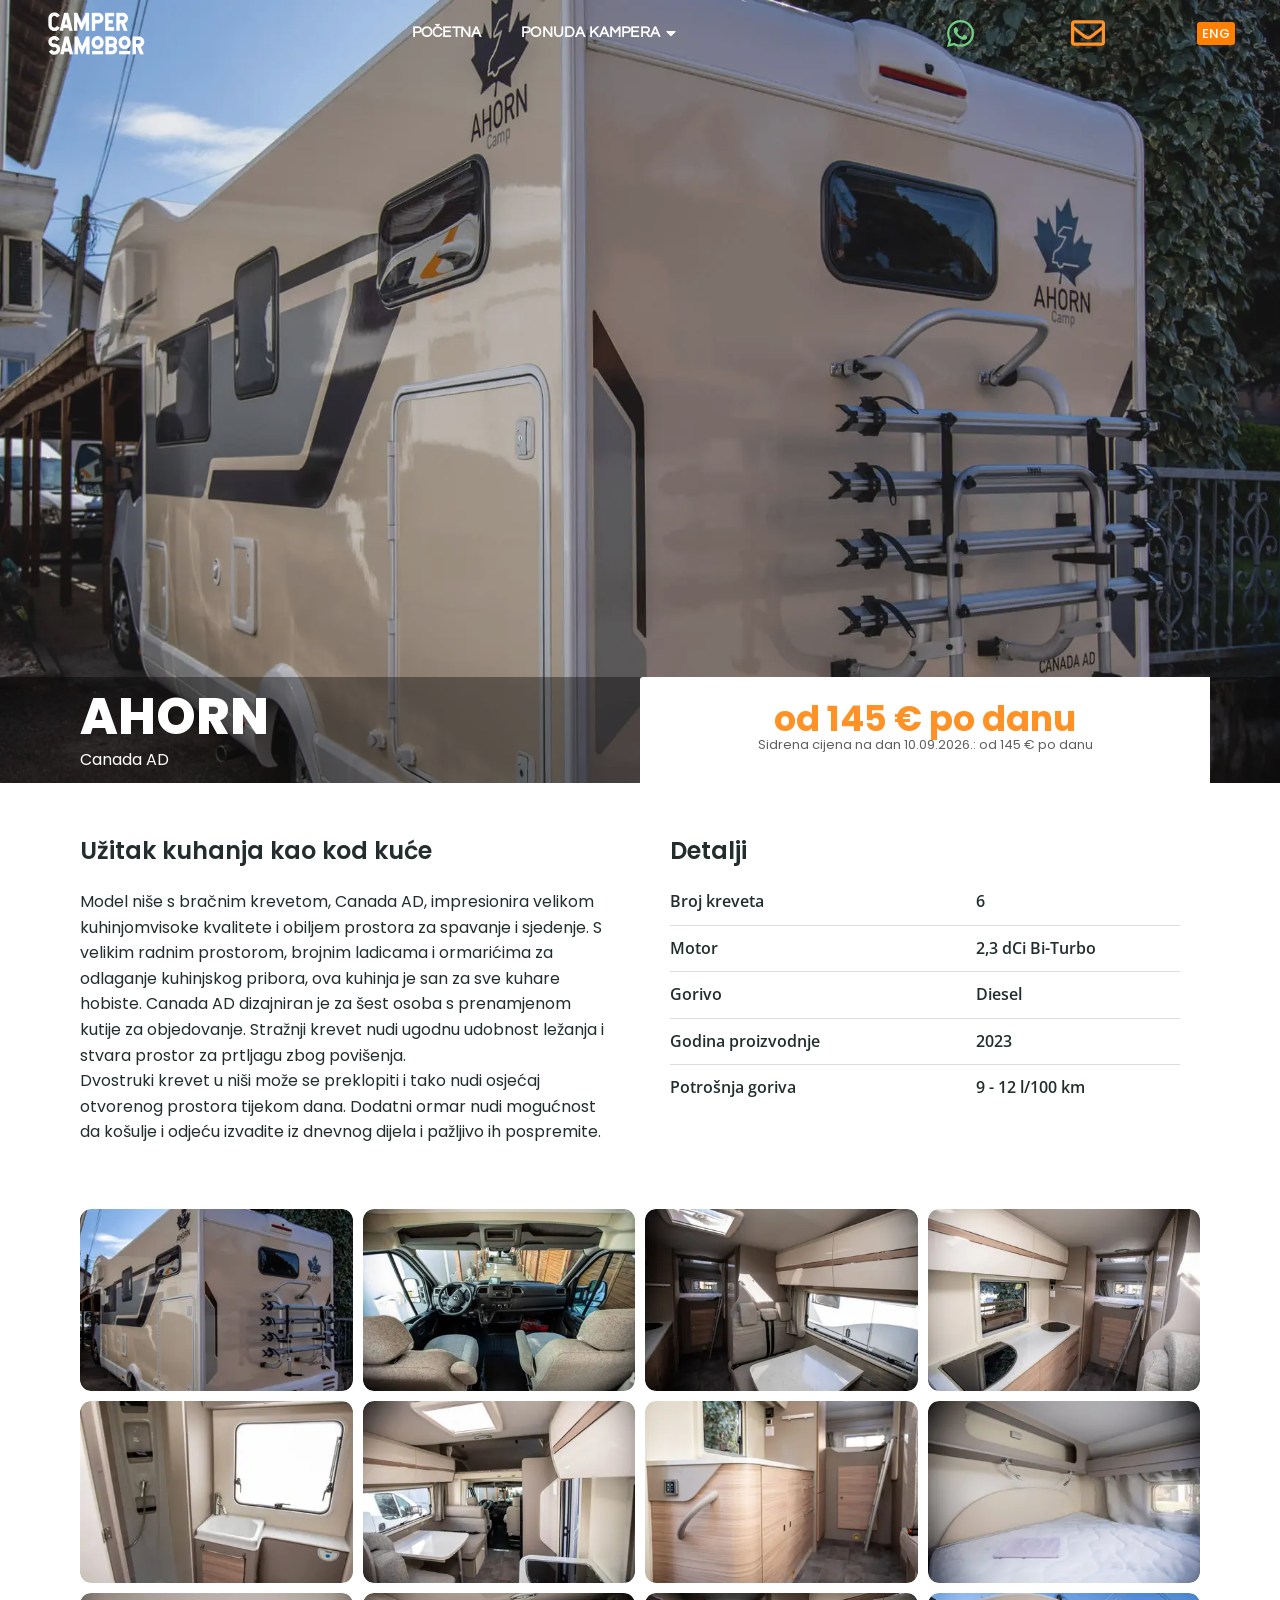
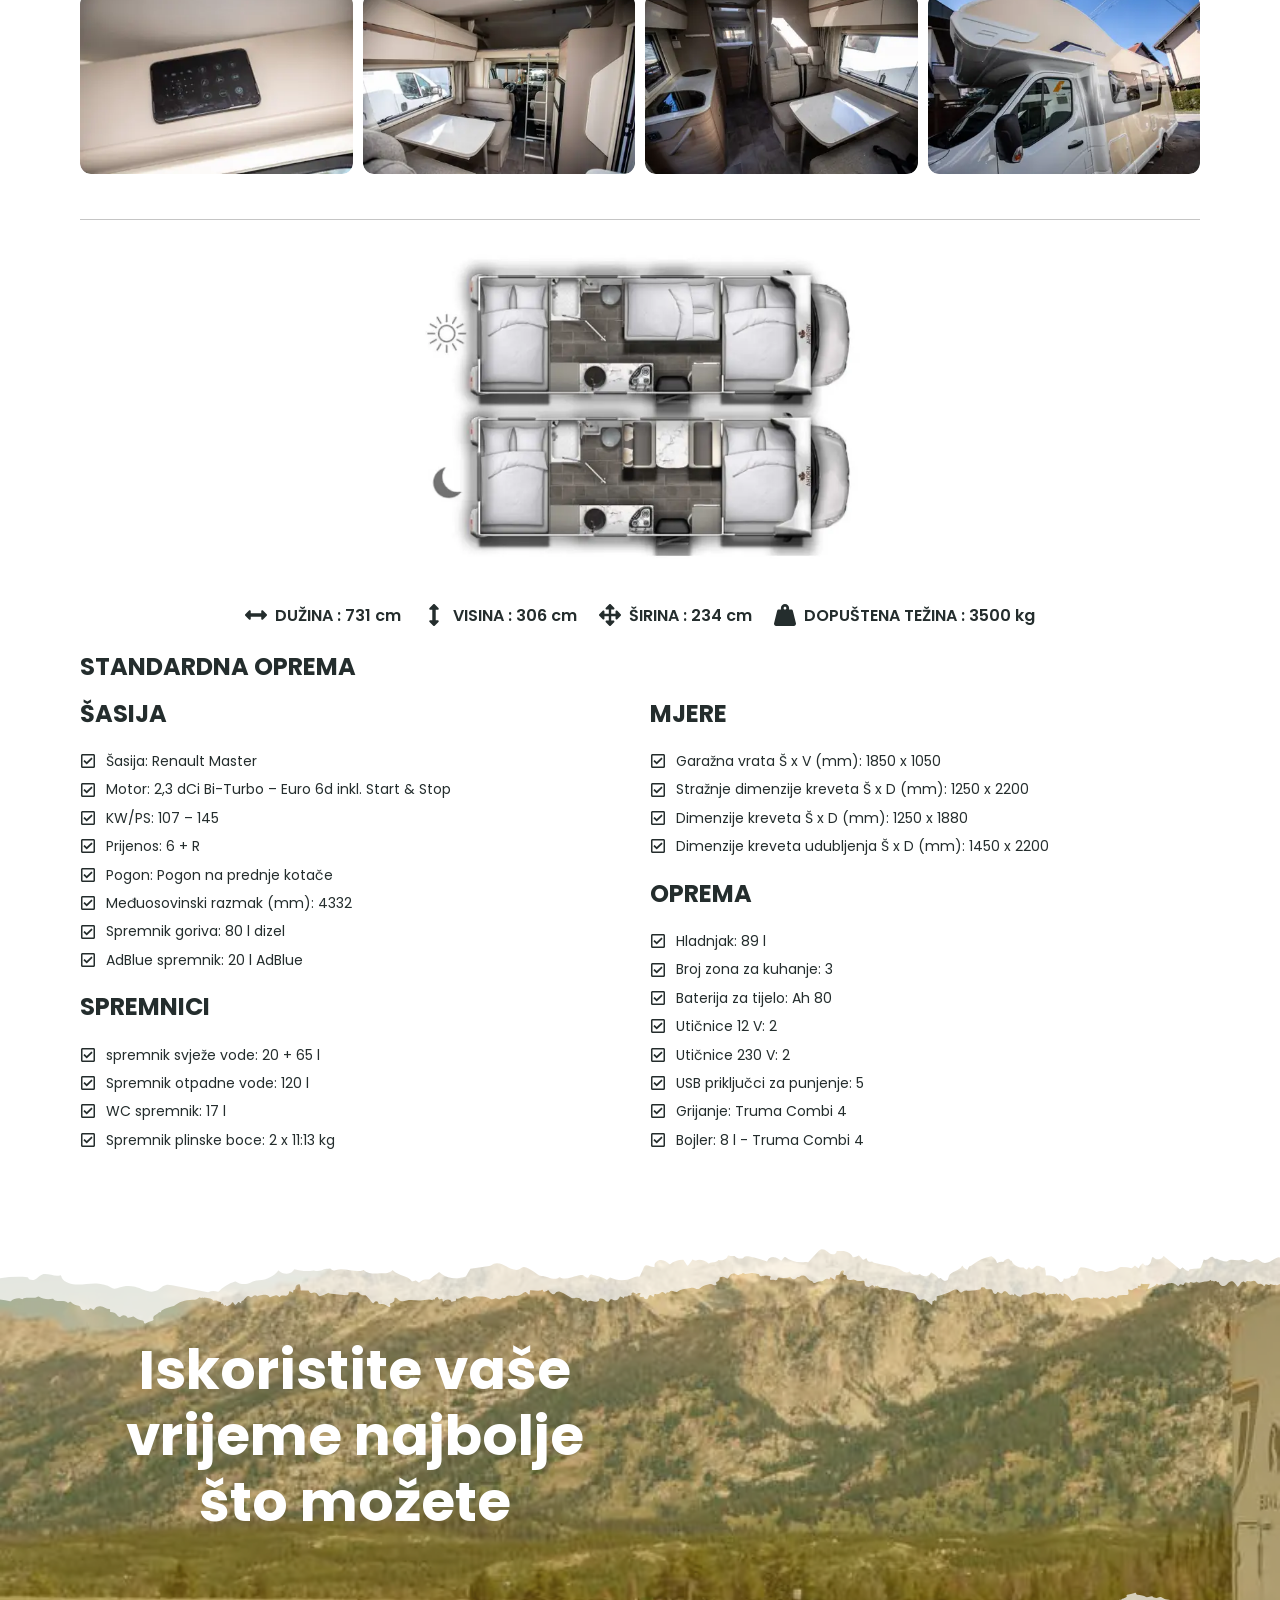
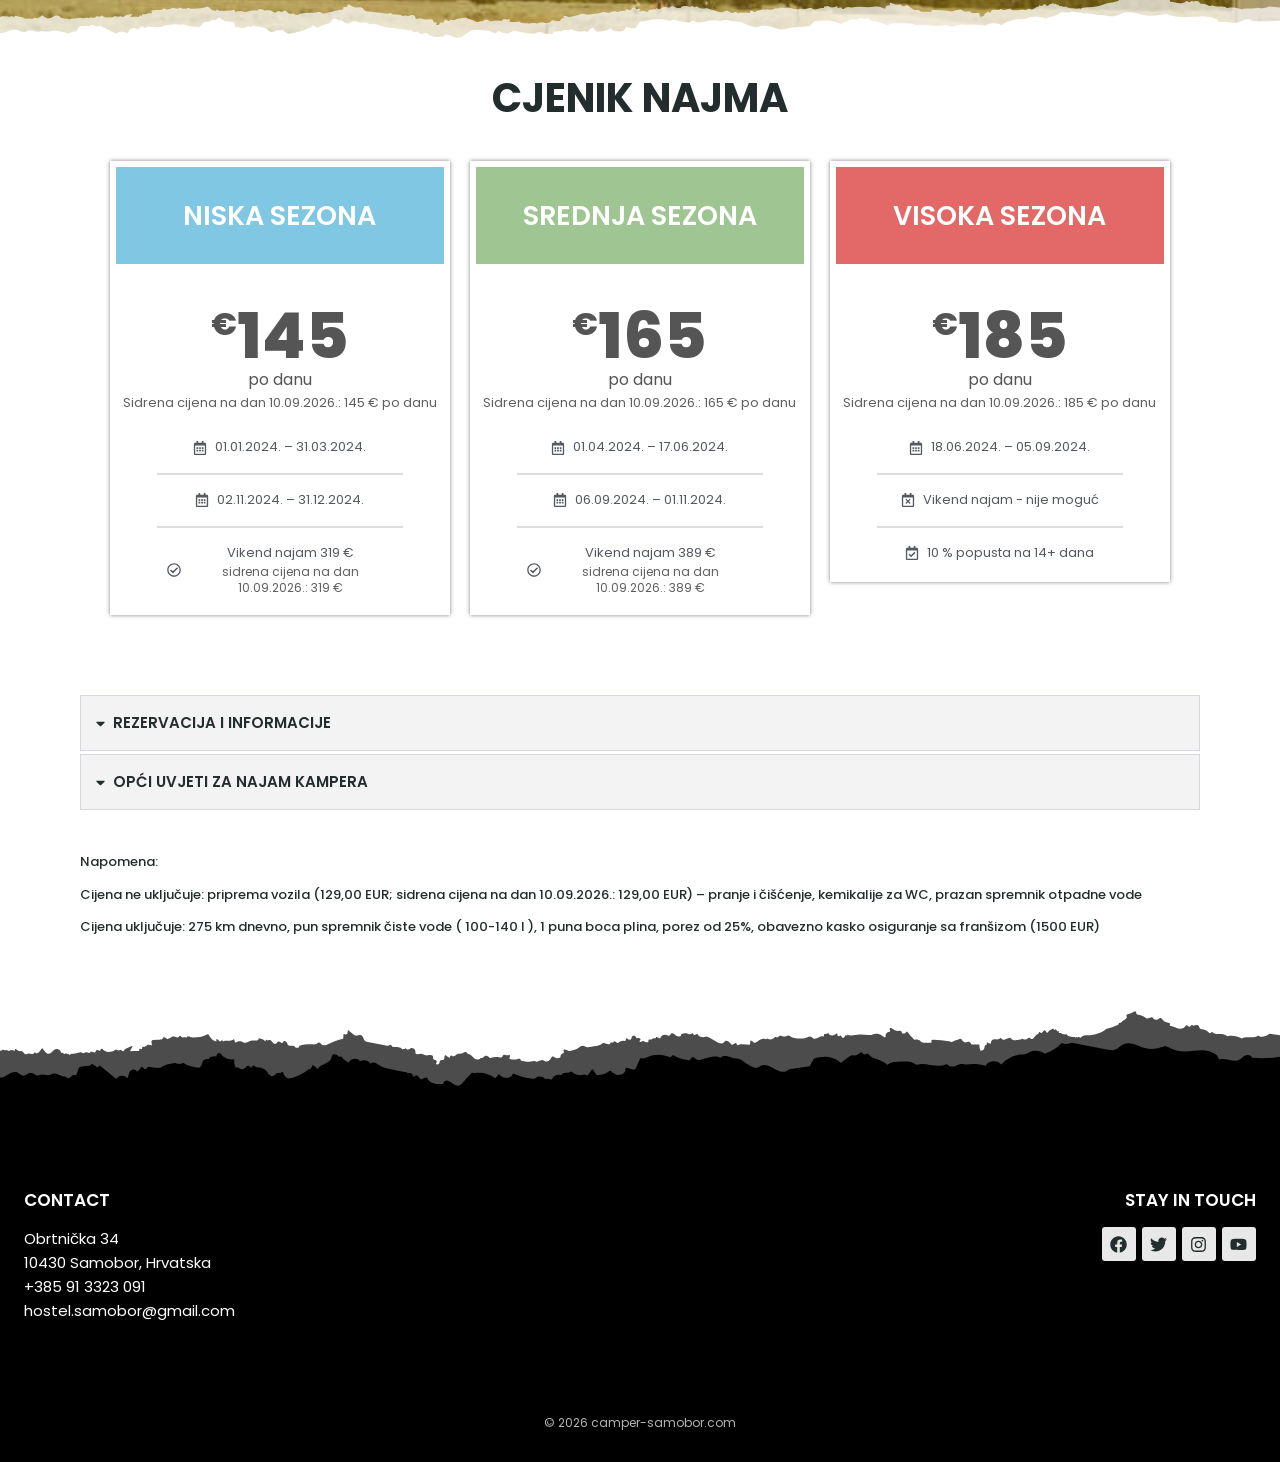
<file: ahorn-ad.html>
<!DOCTYPE html>
<html lang="hr">
<head>
  <meta charset="UTF-8">
  <meta name="viewport" content="width=device-width, initial-scale=1">
  <link rel="icon" href="data:,">
  <title>NAJAM KAMPERA | AHORN | camper-samobor.com</title>
  <meta name="description" content="AHORN Canada AD – od 145 € po danu. Užitak kuhanja kao kod kuće.">
  <link rel="preload" as="image" href="images/ahorn-ad/1-1-mobile.webp" media="(max-width: 800px) and (orientation: portrait)" fetchpriority="high">
  <link rel="preload" as="image" href="images/ahorn-ad/1-1.webp" media="not all and (max-width: 800px) and (orientation: portrait)" fetchpriority="high">
  <style>.d-hero{background-image:url("images/ahorn-ad/1-1.webp")}@media (max-width: 800px) and (orientation: portrait){.d-hero{background-image:url("images/ahorn-ad/1-1-mobile.webp")}}</style>
  <link rel="preload" href="fonts/poppins-400-latin.woff2" as="font" type="font/woff2" crossorigin>
  <link rel="preload" href="fonts/poppins-500-latin.woff2" as="font" type="font/woff2" crossorigin>
  <link rel="preload" href="fonts/poppins-800-latin.woff2" as="font" type="font/woff2" crossorigin>
  <link rel="stylesheet" href="css/style.css?v=5">
</head>
<body class="no-js">

<!-- Reusable SVG symbols -->
<svg width="0" height="0" style="position:absolute" aria-hidden="true">
  <defs>
    <symbol id="ico-whatsapp" viewBox="0 0 448 512"><path d="M380.9 97.1C339 55.1 283.2 32 223.9 32c-122.4 0-222 99.6-222 222 0 39.1 10.2 77.3 29.6 111L0 480l117.7-30.9c32.4 17.7 68.9 27 106.1 27h.1c122.3 0 224.1-99.6 224.1-222 0-59.3-25.2-115-67.1-157zm-157 341.6c-33.2 0-65.7-8.9-94-25.7l-6.7-4-69.8 18.3L72 359.2l-4.4-7c-18.5-29.4-28.2-63.3-28.2-98.2 0-101.7 82.8-184.5 184.6-184.5 49.3 0 95.6 19.2 130.4 54.1 34.8 34.9 56.2 81.2 56.1 130.5 0 101.8-84.9 184.6-186.6 184.6zm101.2-138.2c-5.5-2.8-32.8-16.2-37.9-18-5.1-1.9-8.8-2.8-12.5 2.8-3.7 5.6-14.3 18-17.6 21.8-3.2 3.7-6.5 4.2-12 1.4-32.6-16.3-54-29.1-75.5-66-5.7-9.8 5.7-9.1 16.3-30.3 1.8-3.7.9-6.9-.5-9.7-1.4-2.8-12.5-30.1-17.1-41.2-4.5-10.8-9.1-9.3-12.5-9.5-3.2-.2-6.9-.2-10.6-.2-3.7 0-9.7 1.4-14.8 6.9-5.1 5.6-19.4 19-19.4 46.3 0 27.3 19.9 53.7 22.6 57.4 2.8 3.7 39.1 59.7 94.8 83.8 35.2 15.2 49 16.5 66.6 13.9 10.7-1.6 32.8-13.4 37.4-26.4 4.6-13 4.6-24.1 3.2-26.4-1.3-2.5-5-3.9-10.5-6.6z"/></symbol>
    <symbol id="ico-envelope-o" viewBox="0 0 512 512"><path d="M464 64H48C21.49 64 0 85.49 0 112v288c0 26.51 21.49 48 48 48h416c26.51 0 48-21.49 48-48V112c0-26.51-21.49-48-48-48zm0 48v40.805c-22.422 18.259-58.168 46.651-134.587 106.49-16.841 13.247-50.201 45.072-73.413 44.701-23.208.375-56.579-31.459-73.413-44.701C106.18 199.465 70.425 171.067 48 152.805V112h416zM48 400V214.398c22.914 18.251 55.409 43.862 104.938 82.646 21.857 17.205 60.134 55.186 103.062 54.955 42.717.231 80.509-37.199 103.053-54.947 49.528-38.783 82.032-64.401 104.947-82.653V400H48z"/></symbol>
    <symbol id="ico-caret-down" viewBox="0 0 320 512"><path d="M31.3 192h257.3c17.8 0 26.7 21.5 14.1 34.1L174.1 354.8c-7.8 7.8-20.5 7.8-28.3 0L17.2 226.1C4.6 213.5 13.5 192 31.3 192z"/></symbol>
    <symbol id="ico-caret-up" viewBox="0 0 320 512"><path d="M288.662 352H31.338c-17.818 0-26.741-21.543-14.142-34.142l128.662-128.662c7.81-7.81 20.474-7.81 28.284 0l128.662 128.662c12.6 12.599 3.676 34.142-14.142 34.142z"/></symbol>
    <symbol id="ico-facebook" viewBox="0 0 512 512"><path d="M504 256C504 119 393 8 256 8S8 119 8 256c0 123.78 90.69 226.38 209.25 245V327.69h-63V256h63v-54.64c0-62.15 37-96.48 93.67-96.48 27.14 0 55.52 4.84 55.52 4.84v61h-31.28c-30.8 0-40.41 19.12-40.41 38.73V256h68.78l-11 71.69h-57.78V501C413.31 482.38 504 379.78 504 256z"/></symbol>
    <symbol id="ico-twitter" viewBox="0 0 512 512"><path d="M459.37 151.716c.325 4.548.325 9.097.325 13.645 0 138.72-105.583 298.558-298.558 298.558-59.452 0-114.68-17.219-161.137-47.106 8.447.974 16.568 1.299 25.34 1.299 49.055 0 94.213-16.568 130.274-44.832-46.132-.975-84.792-31.188-98.112-72.772 6.498.974 12.995 1.624 19.818 1.624 9.421 0 18.843-1.3 27.614-3.573-48.081-9.747-84.143-51.98-84.143-102.985v-1.299c13.969 7.797 30.214 12.67 47.431 13.319-28.264-18.843-46.781-51.005-46.781-87.391 0-19.492 5.197-37.36 14.294-52.954 51.655 63.675 129.3 105.258 216.365 109.807-1.624-7.797-2.599-15.918-2.599-24.04 0-57.828 46.782-104.934 104.934-104.934 30.213 0 57.502 12.67 76.67 33.137 23.715-4.548 46.456-13.32 66.599-25.34-7.798 24.366-24.366 44.833-46.132 57.827 21.117-2.273 41.584-8.122 60.426-16.243-14.292 20.791-32.161 39.308-52.628 54.253z"/></symbol>
    <symbol id="ico-instagram" viewBox="0 0 448 512"><path d="M224.1 141c-63.6 0-114.9 51.3-114.9 114.9s51.3 114.9 114.9 114.9S339 319.5 339 255.9 287.7 141 224.1 141zm0 189.6c-41.1 0-74.7-33.5-74.7-74.7s33.5-74.7 74.7-74.7 74.7 33.5 74.7 74.7-33.6 74.7-74.7 74.7zm146.4-194.3c0 14.9-12 26.8-26.8 26.8-14.9 0-26.8-12-26.8-26.8s12-26.8 26.8-26.8 26.8 12 26.8 26.8zm76.1 27.2c-1.7-35.9-9.9-67.7-36.2-93.9-26.2-26.2-58-34.4-93.9-36.2-37-2.1-147.9-2.1-184.9 0-35.8 1.7-67.6 9.9-93.9 36.1s-34.4 58-36.2 93.9c-2.1 37-2.1 147.9 0 184.9 1.7 35.9 9.9 67.7 36.2 93.9s58 34.4 93.9 36.2c37 2.1 147.9 2.1 184.9 0 35.9-1.7 67.7-9.9 93.9-36.2 26.2-26.2 34.4-58 36.2-93.9 2.1-37 2.1-147.8 0-184.8zM398.8 388c-7.8 19.6-22.9 34.7-42.6 42.6-29.5 11.7-99.5 9-132.1 9s-102.7 2.6-132.1-9c-19.6-7.8-34.7-22.9-42.6-42.6-11.7-29.5-9-99.5-9-132.1s-2.6-102.7 9-132.1c7.8-19.6 22.9-34.7 42.6-42.6 29.5-11.7 99.5-9 132.1-9s102.7-2.6 132.1 9c19.6 7.8 34.7 22.9 42.6 42.6 11.7 29.5 9 99.5 9 132.1s2.7 102.7-9 132.1z"/></symbol>
    <symbol id="ico-youtube" viewBox="0 0 576 512"><path d="M549.655 124.083c-6.281-23.65-24.787-42.276-48.284-48.597C458.781 64 288 64 288 64S117.22 64 74.629 75.486c-23.497 6.322-42.003 24.947-48.284 48.597-11.412 42.867-11.412 132.305-11.412 132.305s0 89.438 11.412 132.305c6.281 23.65 24.787 41.5 48.284 47.821C117.22 448 288 448 288 448s170.78 0 213.371-11.486c23.497-6.321 42.003-24.171 48.284-47.821 11.412-42.867 11.412-132.305 11.412-132.305s0-89.438-11.412-132.305zm-317.51 213.508V175.185l142.739 81.205-142.739 81.201z"/></symbol>
    <symbol id="ico-arrow-up" viewBox="0 0 448 512"><path d="M34.9 289.5l-22.2-22.2c-9.4-9.4-9.4-24.6 0-33.9L207 39c9.4-9.4 24.6-9.4 33.9 0l194.3 194.3c9.4 9.4 9.4 24.6 0 33.9L413 289.4c-9.5 9.5-25 9.3-34.3-.4L264 168.6V456c0 13.3-10.7 24-24 24h-32c-13.3 0-24-10.7-24-24V168.6L69.2 289.1c-9.3 9.8-24.8 10-34.3.4z"/></symbol>
    <symbol id="ico-arrows-alt-h" viewBox="0 0 512 512"><path d="M377.941 169.941V216H134.059v-46.059c0-21.382-25.851-32.09-40.971-16.971L7.029 239.029c-9.373 9.373-9.373 24.568 0 33.941l86.059 86.059c15.119 15.119 40.971 4.411 40.971-16.971V296h243.882v46.059c0 21.382 25.851 32.09 40.971 16.971l86.059-86.059c9.373-9.373 9.373-24.568 0-33.941l-86.059-86.059c-15.119-15.12-40.971-4.412-40.971 16.97z"/></symbol>
    <symbol id="ico-arrows-alt-v" viewBox="0 0 256 512"><path d="M214.059 377.941H168V134.059h46.059c21.382 0 32.09-25.851 16.971-40.971L144.971 7.029c-9.373-9.373-24.568-9.373-33.941 0L24.971 93.088c-15.119 15.119-4.411 40.971 16.971 40.971H88v243.882H41.941c-21.382 0-32.09 25.851-16.971 40.971l86.059 86.059c9.373 9.373 24.568 9.373 33.941 0l86.059-86.059c15.12-15.119 4.412-40.971-16.97-40.971z"/></symbol>
    <symbol id="ico-arrows-alt" viewBox="0 0 512 512"><path d="M352.201 425.775l-79.196 79.196c-9.373 9.373-24.568 9.373-33.941 0l-79.196-79.196c-15.119-15.119-4.411-40.971 16.971-40.97h51.162L228 284H127.196v51.162c0 21.382-25.851 32.09-40.971 16.971L7.029 272.937c-9.373-9.373-9.373-24.569 0-33.941L86.225 159.8c15.119-15.119 40.971-4.411 40.971 16.971V228H228V127.196h-51.23c-21.382 0-32.09-25.851-16.971-40.971l79.196-79.196c9.373-9.373 24.568-9.373 33.941 0l79.196 79.196c15.119 15.119 4.411 40.971-16.971 40.971h-51.162V228h100.804v-51.162c0-21.382 25.851-32.09 40.97-16.971l79.196 79.196c9.373 9.373 9.373 24.569 0 33.941L425.773 352.2c-15.119 15.119-40.971 4.411-40.97-16.971V284H284v100.804h51.23c21.382 0 32.09 25.851 16.971 40.971z"/></symbol>
    <symbol id="ico-weight-hanging" viewBox="0 0 512 512"><path d="M510.28 445.86l-73.03-292.13c-3.8-15.19-16.44-25.72-30.87-25.72h-60.25c3.57-10.05 5.88-20.72 5.88-32 0-53.02-42.98-96-96-96s-96 42.98-96 96c0 11.28 2.3 21.95 5.88 32h-60.25c-14.43 0-27.08 10.54-30.87 25.72L1.72 445.86C-6.61 479.17 16.38 512 48.03 512h415.95c31.64 0 54.63-32.83 46.3-66.14zM256 128c-17.64 0-32-14.36-32-32s14.36-32 32-32 32 14.36 32 32-14.36 32-32 32z"/></symbol>
    <symbol id="ico-calendar-alt" viewBox="0 0 448 512"><path d="M148 288h-40c-6.6 0-12-5.4-12-12v-40c0-6.6 5.4-12 12-12h40c6.6 0 12 5.4 12 12v40c0 6.6-5.4 12-12 12zm108-12v-40c0-6.6-5.4-12-12-12h-40c-6.6 0-12 5.4-12 12v40c0 6.6 5.4 12 12 12h40c6.6 0 12-5.4 12-12zm96 0v-40c0-6.6-5.4-12-12-12h-40c-6.6 0-12 5.4-12 12v40c0 6.6 5.4 12 12 12h40c6.6 0 12-5.4 12-12zm-96 96v-40c0-6.6-5.4-12-12-12h-40c-6.6 0-12 5.4-12 12v40c0 6.6 5.4 12 12 12h40c6.6 0 12-5.4 12-12zm-96 0v-40c0-6.6-5.4-12-12-12h-40c-6.6 0-12 5.4-12 12v40c0 6.6 5.4 12 12 12h40c6.6 0 12-5.4 12-12zm192 0v-40c0-6.6-5.4-12-12-12h-40c-6.6 0-12 5.4-12 12v40c0 6.6 5.4 12 12 12h40c6.6 0 12-5.4 12-12zm96-260v352c0 26.5-21.5 48-48 48H48c-26.5 0-48-21.5-48-48V112c0-26.5 21.5-48 48-48h48V12c0-6.6 5.4-12 12-12h40c6.6 0 12 5.4 12 12v52h128V12c0-6.6 5.4-12 12-12h40c6.6 0 12 5.4 12 12v52h48c26.5 0 48 21.5 48 48zm-48 346V160H48v298c0 3.3 2.7 6 6 6h340c3.3 0 6-2.7 6-6z"/></symbol>
    <symbol id="ico-check-circle" viewBox="0 0 512 512"><path d="M256 8C119.033 8 8 119.033 8 256s111.033 248 248 248 248-111.033 248-248S392.967 8 256 8zm0 48c110.532 0 200 89.451 200 200 0 110.532-89.451 200-200 200-110.532 0-200-89.451-200-200 0-110.532 89.451-200 200-200m140.204 130.267l-22.536-22.718c-4.667-4.705-12.265-4.736-16.97-.068L215.346 303.697l-59.792-60.277c-4.667-4.705-12.265-4.736-16.97-.069l-22.719 22.536c-4.705 4.667-4.736 12.265-.068 16.971l90.781 91.516c4.667 4.705 12.265 4.736 16.97.068l172.589-171.204c4.704-4.668 4.734-12.266.067-16.971z"/></symbol>
    <symbol id="ico-calendar-times" viewBox="0 0 448 512"><path d="M311.7 374.7l-17 17c-4.7 4.7-12.3 4.7-17 0L224 337.9l-53.7 53.7c-4.7 4.7-12.3 4.7-17 0l-17-17c-4.7-4.7-4.7-12.3 0-17l53.7-53.7-53.7-53.7c-4.7-4.7-4.7-12.3 0-17l17-17c4.7-4.7 12.3-4.7 17 0l53.7 53.7 53.7-53.7c4.7-4.7 12.3-4.7 17 0l17 17c4.7 4.7 4.7 12.3 0 17L257.9 304l53.7 53.7c4.8 4.7 4.8 12.3.1 17zM448 112v352c0 26.5-21.5 48-48 48H48c-26.5 0-48-21.5-48-48V112c0-26.5 21.5-48 48-48h48V12c0-6.6 5.4-12 12-12h40c6.6 0 12 5.4 12 12v52h128V12c0-6.6 5.4-12 12-12h40c6.6 0 12 5.4 12 12v52h48c26.5 0 48 21.5 48 48zm-48 346V160H48v298c0 3.3 2.7 6 6 6h340c3.3 0 6-2.7 6-6z"/></symbol>
    <symbol id="ico-calendar-check" viewBox="0 0 448 512"><path d="M400 64h-48V12c0-6.627-5.373-12-12-12h-40c-6.627 0-12 5.373-12 12v52H160V12c0-6.627-5.373-12-12-12h-40c-6.627 0-12 5.373-12 12v52H48C21.49 64 0 85.49 0 112v352c0 26.51 21.49 48 48 48h352c26.51 0 48-21.49 48-48V112c0-26.51-21.49-48-48-48zm-6 400H54a6 6 0 0 1-6-6V160h352v298a6 6 0 0 1-6 6zm-52.849-200.65L198.842 404.519c-4.705 4.667-12.303 4.637-16.971-.068l-75.091-75.699c-4.667-4.705-4.637-12.303.068-16.971l22.719-22.536c4.705-4.667 12.303-4.637 16.97.069l44.104 44.461 111.072-110.181c4.705-4.667 12.303-4.637 16.971.068l22.536 22.718c4.667 4.705 4.636 12.303-.069 16.97z"/></symbol>
    <symbol id="ico-check-square" viewBox="0 0 448 512"><path d="M400 32H48C21.49 32 0 53.49 0 80v352c0 26.51 21.49 48 48 48h352c26.51 0 48-21.49 48-48V80c0-26.51-21.49-48-48-48zm0 400H48V80h352v352zm-35.864-241.724L191.547 361.48c-4.705 4.667-12.303 4.637-16.97-.068l-90.781-91.516c-4.667-4.705-4.637-12.303.069-16.971l22.719-22.536c4.705-4.667 12.303-4.637 16.97.069l59.792 60.277 141.352-140.216c4.705-4.667 12.303-4.637 16.97.068l22.536 22.718c4.667 4.706 4.637 12.304-.068 16.971z"/></symbol>
    <symbol id="ico-chevron-left" viewBox="0 0 320 512"><path d="M34.52 239.03L228.87 44.69c9.37-9.37 24.57-9.37 33.94 0l22.67 22.67c9.36 9.36 9.37 24.52.04 33.9L131.49 256l154.02 154.75c9.34 9.38 9.32 24.54-.04 33.9l-22.67 22.67c-9.37 9.37-24.57 9.37-33.94 0L34.52 272.97c-9.37-9.37-9.37-24.57 0-33.94z"/></symbol>
    <symbol id="ico-chevron-right" viewBox="0 0 320 512"><path d="M285.476 272.971L91.132 467.314c-9.373 9.373-24.569 9.373-33.941 0l-22.667-22.667c-9.357-9.357-9.375-24.522-.04-33.901L188.505 256 34.484 101.255c-9.335-9.379-9.317-24.544.04-33.901l22.667-22.667c9.373-9.373 24.569-9.373 33.941 0L285.475 239.03c9.373 9.372 9.373 24.568.001 33.941z"/></symbol>
    <symbol id="ico-times" viewBox="0 0 352 512"><path d="M242.72 256l100.07-100.07c12.28-12.28 12.28-32.19 0-44.48l-22.24-22.24c-12.28-12.28-32.19-12.28-44.48 0L176 189.28 75.93 89.21c-12.28-12.28-32.19-12.28-44.48 0L9.21 111.45c-12.28 12.28-12.28 32.19 0 44.48L109.28 256 9.21 356.07c-12.28 12.28-12.28 32.19 0 44.48l22.24 22.24c12.28 12.28 32.2 12.28 44.48 0L176 322.72l100.07 100.07c12.28 12.28 32.2 12.28 44.48 0l22.24-22.24c12.28-12.28 12.28-32.19 0-44.48L242.72 256z"/></symbol>
    <g id="torn"><path opacity="0.7" d="M0.1,197.8c12.1,1.7,23,3.5,33.8,5.3c0.9,0.1,1.9-0.1,2.6-0.8 c6.5-6.2,17.2-9.5,27.2-8.2c0.3,0,0.7,0.1,1,0.3c1.6,0.7,3.1,1.5,4.7,2.2c1,0.5,2.3,0.3,3.2-0.4c11.5-8.5,35.2,1,46.8-7.3 c1-0.7,2.3-0.7,3.3-0.1c11.8,7.4,28.3,10.1,42.8,6.8c1.2-0.3,2.4,0.3,3.2,1.3c3.7,5.1,13.4,6,21.3,5.7c7.7-0.3,17.2,0.1,21.6,4.7 c1,1.1,2.7,1.2,3.9,0.4c1.2-0.8,2.3-1.6,3.5-2.3c1.3-0.9,3-0.6,4,0.5c4.7,5.6,12.2,9.6,20.5,10.9c2.4,0.4,4.9,0.6,6.7,1.9 c2.7,1.9,2.6,5.3,4.2,7.9c2.6,4.2,10.5,4.9,14.8,2c1-0.7,2.4-0.7,3.4,0.1c0.6,0.4,1.1,0.8,1.7,1.2c1.3,0.9,3,0.7,4.1-0.5 c1.1-1.2,2.1-2.4,3.2-3.6c1-1.2,2.7-1.4,4-0.5c1.9,1.3,3.9,2.6,5.9,3.9c1.5,1,3.6,0.5,4.4-1.2c2.9-5.9,11-10.1,18.9-9.2 c9.7,1.1,18.7,8.6,27.4,8.8c2.3,0.1,3.8,2.6,2.6,4.6c0,0,0,0.1-0.1,0.1c-1.2,2,0.3,4.5,2.6,4.6c7.7,0.2,15.3,3.5,19.3,8.8 c2.2,2.9,4.9,7,9.1,6.3c2.4-0.4,3.9-2.2,5.7-3.5c5.5-3.7,14.8-0.6,16.8,4.5c0.6,1.5,2.2,2.3,3.7,1.9c4.8-1.4,9.7-2.8,14.6-4.1 c1-0.3,2.1,0,2.8,0.7c6.8,6.2,16.7,10.4,27.1,11.3c1.3,0.1,2.3,1,2.7,2.3c0.5,1.8,0.9,3.6,1.4,5.4c0.5,1.9,2.6,2.9,4.4,2 c7.3-3.8,15.1-6.9,23.1-9.4c1.8-0.6,2.7-2.7,1.8-4.3c-1.6-3-0.3-7.6,2.9-10.1c4.2-3.5,10.1-5.7,13.2-9.7c0.6-0.8,1.4-1.2,2.4-1.3 c0.8,0,1.6,0,2.4-0.1c1.2,0,2.2-0.7,2.7-1.8c0.5-1.2,1.1-2.3,1.6-3.5c0.3-0.6,0.8-1.1,1.4-1.4c11.4-5.8,24-10.1,37.2-12.6 c14.5-12.2,35.4-19.5,56.5-19.7c2.7-0.1,5.4,0.1,8-0.4c2.7-0.5,5.2-1.5,7.8-2.3c2.7-0.8,4.7-3.1,6.8-4.6c0.6-0.4,1.2-0.8,2-0.7 c1.7,0.2,1.8,2.5,3.4,2.8c1.8,0.2,3-2.4,4.7-1.8c0.6,0.2,1,0.9,1.6,1.1c1.6,0.6,3-1.8,4.8-1.5c0.6,0.1,1.1,0.6,1.6,0.9 c0.7,0.4,1.6,0.5,2.5,0.6c2.9,0.4,5.9,0.8,8.8,1.2c2.9,0.4,6,0.8,8.6,2c2.1,1,3.8,2.5,4.5,4.3c0.3,0.8,1,1.3,1.8,1.2 c4.4-0.6,8.9-0.2,13.1,1.1c-0.3,0.1-0.5,0.3-0.3,0.6c0.4,0.4,1.3,0.3,1.9,0.1c0.6-0.1,1.6,0,1.7,0.5c-0.8,0.3-1.6,0.8-2.1,1.4 c2.6,0.3,5.3,0.4,7.9,0.4c1.1,0,1.9,1.1,1.6,2.2c-0.2,0.7-0.3,1.4-0.3,2.1c0,1.4,1.8,2.2,2.8,1.2c0,0,0,0,0,0 c0.7-0.7,1.9-0.6,2.5,0.2c1.2,1.6,2.4,3.2,3.6,4.9c0.7,1.1,2.3,1,2.9-0.2c0-0.1,0.1-0.1,0.1-0.2c0.5-1,2-1.2,2.7-0.3 c0.9,1,1.9,2.1,2.8,3.1c0.7,0.7,1.8,0.7,2.5-0.1c2.4-2.6,8-3.4,10.7-6.1c2-2,2.5-5.1,5.4-6.1c0.3-0.1,0.7-0.2,1.1-0.1 c0.4,0.1,0.7,0.4,0.9,0.8c1.3,1.9,2.5,3.7,3.8,5.6c0.5,0.7,1,1.5,1.9,1.7c1.5,0.3,2.8-0.8,3.7-1.8c1.6-1.9,3.1-3.7,4.7-5.6 c0.5-0.6,1-1.2,1.9-1.5c2.4-0.7,3.8,1.9,5.9,3c0.8,0.4,1.8,0.1,2.2-0.7c0.5-0.9,0.6-2,1-3c0.4-1.4,1.6-3.1,3.4-3 c0.7,0,1.3,0.3,2,0.2c0.4-0.1,0.8-0.4,0.8-0.8c0-0.4,0-0.8,0.3-1.1c2.8-3.3,5.7-5.8,8.6-9.2c1.9-2.4,5.2-5,8.3-3.8 c1.9,0.8,2.7,2.9,4.7,3.6c3.3,1.2,6.2-2.1,8.9-4c3.2-2.3,9.3-2.2,11.4,0.5c0.5,0.7,1.4,0.7,2.2,0.3c4.1-2.4,9.3-3.2,14.4-3.8 c4.6-0.5,9.3-0.9,13.8,0.1c3.8,0.9,7.4,3.1,8.7,6.1c0.4,0.8,1.2,1.2,2.1,0.9c5.1-1.7,10.2-3.5,15.4-5.3c1.4-0.5,3-1,4.6-0.9 c3.8,0.4,5.7,4.3,8.9,5.6c0.9,0.3,1.8-0.1,2.2-1c0.9-2.4,5.1-3.8,8.6-3.7c4.1,0.1,8.4,1.3,12.2,0.1c5.5-1.7,7-7,7.3-11.8 c0.1-1,1-1.7,2-1.5c3.1,0.7,6,2,8.3,3.8c1.1,0.8,2.6,0.1,2.7-1.3c0.1-1.3,0-2.6-0.3-3.8c-0.2-0.9,0.4-1.9,1.4-2 c2.1-0.2,4.2-1.8,4.9-3.6c1-2.3,0.7-4.9,1.4-7.2c1.3-4,5.9-7.2,11-7.7c0.8-0.1,1.5,0.4,1.8,1.1c1.7,5.3,2.6,10.8,2.5,16.3 c0,0.9,0.7,1.7,1.6,1.7c7.3,0.4,14.7,0.5,22,0.2c0.7,0,1.3,0.3,1.5,0.9c1.9,3.8,5,7.8,9.8,7.4c2.1-0.2,3.9-1.2,6-1.6 c6.2-1.1,11.2,3.8,14,8.3c0.8,1.3,1.9,2.8,3.6,3c1.1,0.2,2.3-0.2,3.4-0.6c3.8-1.3,7.5-2.7,11.3-4c4.6-1.6,8.1-3.6,12.1-5.8 c0.5-0.3,1.2-0.3,1.7,0c2.5,1.6,5.9,2.2,9,2.6c15.2,2.1,30.5,3.6,45.8,4.5c2.1,0.1,4.4,0.1,6.1-0.9c2.1-1.3,2-3.6,1.3-5.8 c-0.4-1.1,0.4-2.2,1.6-2.2c7.5-0.2,15.1-0.2,22.6-0.1c2.1,0,4.4,0.1,6.2,1c1.8,0.9,2.9,2.5,4.3,3.9c3.9,3.9,10.8,5.5,16.7,4.2 c1-0.2,2.1,0.1,2.8,0.8c7.5,7.1,14.1,14.7,19.8,22.8c1.3,1.9,4.1,1.9,5.3-0.1c0.7-1.2,1.6-2.2,2.9-3c2.9-2,8.2-1.9,9.7,0.9 c0.8,1.5,0.4,3.2,1.3,4.6c2.4,3.4,8.8,1.2,13.8,1.4c7.6,0.3,13,7.4,19.5,9.4c2.6,0.8,4.9-1.9,3.8-4.3c-0.4-0.9-0.9-1.7-1.3-2.6 c-1.1-1.9,0.1-4.3,2.2-4.7c3.6-0.6,7-2.2,9.2-4.6c2.2-2.5,3.1-5.8,2.4-8.9c-0.5-2.5,1.8-4.6,4.2-3.7c3.1,1.2,6,3.8,8.6,5.8 c4.9,3.7,11.9,5.4,18.5,4.6c4.7-0.6,9-2.3,13.6-3.2c12-2.2,24.4,1.9,36.6,1.2c13-0.7,27.8-6.3,37.9,0.2c-1.5-0.8-0.4-3,1.5-3.3 c1.1-0.2,2.1,0,3.2,0.4c0.9,0.3,1.8-0.3,1.9-1.2c0.6-3.3,4.2-6.3,8.3-6.6c0.7-0.1,1.3,0.4,1.5,1.1c0.5,2,1.7,4,3.2,5.7 c0.5,0.5,1.2,0.6,1.8,0.3c2.2-1.2,4.9-1.8,7.5-1.8c0.9,0,1.5,0.7,1.5,1.6c-0.1,2.1,0.2,4.2,1.1,6.1c0.4,0.9,1.6,1.1,2.3,0.5 c3.5-3.1,8.1-5.6,13.3-5.8c4.9-0.2,9.9,2.6,11,6.2c0.3,0.9,1.4,1.3,2.2,0.8c2.8-1.9,6.6-2.8,10.2-2.5c0.8,0.1,1.5-0.5,1.6-1.2 c0.3-1.8,0.5-3.5,0.8-5.3c0.1-0.9,1.1-1.5,2-1.2c4.7,1.7,10.7-1.1,15.1-3.7c5-2.9,12.6-5.6,16.7-1.8c2.9,2.6,7.4,6.2,11.6,5.2 c4.2-1.1,7.5-3.5,11.5-4.9c5.4-1.8,11.4-1.6,17.2-1.4c9.6,0.4,19.7,0.9,27.7,5.1c3.6,1.9,7.4,4.6,11.6,3.9c2.7-0.5,4.8-2.3,7.4-2.8 c3.3-0.7,6.6,0.8,9.7,1.9s7.4,1.5,9.4-0.7c0.9-0.9,1.3-2.2,2.4-2.8c2.6-1.6,6.3,0.8,9.5,0.2c2.8-0.6,3.9-3.2,5.8-5 c4.6-4.2,12.7-2.3,19.2,0.3c0.9,0.4,2-0.3,2-1.3c0,0,0,0,0,0c0.1-1.1,1.2-1.7,2.1-1.2c4.9,2.7,12.6,1.2,17.9-1.7 c5.8-3.2,10.5-7.7,17-9.7c0.5-0.2,1.1,0,1.5,0.4c2.7,2.8,5.9,5.3,9.6,7.2c1,0.5,2.1-0.2,2.2-1.3c0.1-3.4,0.4-6.9,1-10.4 c0.1-0.7,0.8-1.3,1.6-1.2c7.5,0.5,14.9,0.9,22.3,1.3c4.7,0.3,10.4,0.1,13.1-2.7c0.5-0.6,1.4-0.7,2-0.2c2.1,1.7,1.7,5.8,4.8,6.4 c1.3,0.3,2.7-0.3,3.9-0.9c2.8-1.3,5.7-2.6,8.6-4c0.7-0.3,1.5-0.1,1.8,0.5c2.4,3.9,6,7.4,10.2,10c2,1.3,4.7,2.5,7.1,1.8 c3.1-0.8,4.1-3.8,6.2-5.8c2.8-2.5,7.6-3.1,11.7-2.2c4,0.9,7.6,2.9,11,4.8c7.2,4.2,14.4,8.3,21.6,12.4c3.8,2.2,8.7,4.5,13,3 c9.1-3.2,21.1,0.9,24.4,8.3c0.3,0.8,1.2,1.2,2,0.8c2.5-1.2,5-2.4,7.4-3.5c0.6-0.3,1.3-0.1,1.8,0.4c1.2,1.4,2.1,2.9,2.8,4.4 c0.4,0.8,1.4,1.2,2.2,0.7c2.8-1.8,6-3.5,9.6-3.1c2.2,0.3,4.1,1.3,6.1,2.1c5,1.9,11.1,1.7,16-0.4c2.7-1.1,4.9-4.1,3.9-6 c-0.4-0.8,0.2-1.8,1.1-2c5.1-1.2,11-0.2,14.9,2.7c2.2,1.6,3.8,3.6,6.1,5.1c2.3,1.4,5.8,2.2,8.1,0.7c2.5-1.5,2.6-4.8,5.2-6.2 c3.8-2,8.2,1.5,12.6,2.4c4,0.8,8.2-0.8,11.1-3.2c2.4-2.1,4-4.7,5.4-7.3c0.4-0.7,1.2-0.9,1.9-0.6c3.8,1.6,7.6,3.3,11.4,5 c0-1.6,0.1-3.2,0.2-4.8c3.2-0.1,6.4-0.2,9.7-0.3c1.1,0,2-0.7,2.3-1.8c0,0,0,0,0,0c0.4-1.2,1.6-1.9,2.9-1.7c2.2,0.4,4.4,0.6,6.3-0.2 c1.9-0.7,2.8-2.9,2.1-4.3c-0.6-1.2-0.2-2.7,1-3.3c1.8-1,4-1.3,6.3-0.9c2.6,0.4,4.8,1.7,6.1,3.4c0.8,1.1,2.2,1.3,3.4,0.7 c2-1.2,4.3-2.1,6.7-2.7c1.2-0.3,2.7-0.5,3.7,0.2c2.4,1.7-1.8,4.3-2.6,6.8c-0.8,2.3,2,4.7,5,5.1c1.9,0.2,3.7,0,5.6-0.5 c1.5-0.4,2.9,0.6,3.2,2c0.3,1.6,1.1,3,2.6,4.1c2.3,1.8,6.5,2.1,8.8,0.2c3.8-3.1,1.3-10,6.4-11.5c3.8-1.1,6.7,2.3,10.1,4.3 c1.5,0.9,3.5,0,3.8-1.7c0.2-1.2,0.3-2.5,0.3-3.7c0-1.6,1.5-2.8,3.1-2.5c5.3,1.1,11.3,0.2,15.6-2.7c2.2-1.5,4.5-3.7,7.3-3.4 c3.7,0.3,6.1,4.5,9.3,5c1.1,0.2,2.2-0.5,2.6-1.6c0.1-0.2,0.2-0.5,0.3-0.7c0.4-1.3,1.7-2,3-1.7c2.6,0.6,5.3,0.6,6.7-1 c0.6-0.7,0.8-1.6,1.3-2.4c2-2.9,7.6-2.1,11.3-0.5s8.1,3.6,11.7,1.9c1.2-0.6,2.1-1.5,3.1-2.3c4.6-3.8,11.6-5.1,18.2-6.1 c6.5-1,12.9-2.1,19.4-3.1c3.6-0.6,7.3-1.1,10.8-0.2c3.3,0.9,6.1,3.1,9.6,3.5c5.8,0.6,10.1-3.7,14.5-6.8c6.5-4.5,15-6.5,23.2-8.5 c1.8-0.4,3.7-0.9,5.6-0.6c2.2,0.3,4,1.5,6,2.4c2.7,1.2,5.9,1.9,9,1.8c1.6,0,2.8-1.6,2.4-3.2c-0.5-1.9-1.9-4-1.1-5.9 c0.8-1.9,3.5-2.7,5.6-3.8c3.7-2.1,5.6-6,5-9.5c-0.2-1.4,0.7-2.7,2.1-2.9c2.8-0.4,5.5-0.9,8.3-1.2c4.6-0.7,10.8,6.6,15,5 c1.9-0.6,2.6-2.4,3.3-4c1.5-3.4,3.7-6.7,7.2-8.9c3.6-2.2,8.5-3.1,12.6-1.7c2.8,1,4.9,3,7.8,3.8c2.1,0.6,4.9-0.1,6-1.4 c0.6-0.7,1.5-1,2.4-0.9c2.3,0.4,5.2-0.7,6.3-2.4c0.7-1,2-1.4,3.2-0.9c1.4,0.6,2.8,1.3,4.3,1.9c1.1,0.5,2.3,1.1,3.6,0.9 c0.5,0,1-0.3,1.4-0.6c0.6-0.5,1.4-0.8,2.1-0.5c2.9,0.9,7.1-0.9,10.7-1.6c3.1-0.6,6.4-0.1,9.6,0.4c4.4,0.7,8.8,1.4,13.2,2.1 c1.3,0.2,2.7,0.4,3.7,1.2c1.9,1.5,1.6,4.2,3.8,5.3c1.8,1,4.3,0.2,6.4-0.5c7.7-2.4,16.7-2.3,24.3,0.4c1.4,0.5,2,2.1,1.4,3.5 c-0.8,1.7-1.4,3.4-1.9,5.2c-0.5,1.9,1.1,3.5,3,3.2c4-0.8,8.3-0.7,12.2,0.2c1.9,0.5,4,1.1,5.7,0.4c2.8-1.2,2.3-4.6,4.2-6.6 c2.9-3.2,9-1.2,13.8-0.2c7.5,1.5,15.2-0.5,22.2-3.1c1-0.4,2.2-0.1,2.9,0.8c1.5,1.8,3,3.5,5.2,4.8c2.7,1.6,6.5,2.2,9.4,0.9 c2.6-1.2,3.9-3.6,6.1-5.3c1.4-1,3.8-1.5,5.5-1.1c1,0.3,2.1-0.3,2.7-1.1c2.1-3,8.1-4.5,12.6-3c5.6,1.8,9,6.2,12.7,10 c3.2,3.3,7.6,6.6,12.7,7c1.1,0.1,1.9,0.9,2.2,1.9c0.8,2.6,4.3,4.6,7.5,3.9c2.4-0.5,4.2-2,6.2-3.1c3.8-2.1,8.9-2.9,13.4-2.1 c0.4,0.1,0.7,0.1,1.1,0c3.3-0.9,6.1-2.7,8.5-4.7c2.4-2.2,6.2-4,9.5-2.9c1.6,0.6,3.1,2,4.9,1.7c2.3-0.3,2.4-2.6,2.9-4.6 c0.4-1.6,2.2-2.4,3.7-1.6c3.4,1.8,6.4,3.9,9,6.4c1.5,1.5,4.1,0.5,4.3-1.6c0.2-2.4,0.5-4.7,0.7-7.1c0.2-1.7,0.5-3.6,2.2-4.7 c2.4-1.5,6-0.3,8.7-1.4c4.1-1.6,3.2-6.5,5.4-9.7c1.4-2,4.2-3.1,7.1-3.1c2.1,0,3.3,2.4,2,4.1c-0.9,1.2-1.5,2.4-1.8,3.7 c-0.5,2.5,1,5.5,4.1,6.2c1.2,0.2,2.4,0.1,3.6,0.5c5.5,1.5,1.8,8.8,5.2,12.7c2.1,2.5,6.7,2.7,10.4,2.1s7.5-1.7,11.2-1.1 c4.1,0.7,7.2,3.5,11.2,4.3c5.8,1.2,12.7-1.8,18-0.5c1.6,0.4,2.8,1.9,2.7,3.6c-0.2,3.5-0.1,7.1,1.9,10.2c2.4,3.8,8.4,6.4,13.1,4.4 c2.5-1,4.2-3.2,6.9-4c3.2-0.9,6.9,1.2,7.7,3.7c0.2,0.7,1.1,0.8,1.6,0.3c0.8-0.8,1.5-1.6,2.2-2.4c0.3-0.3,0.7-0.4,1.1-0.2 c1.6,0.8,4,0.5,5.3-0.6c0.4-0.4,1-0.3,1.4,0.2c2.4,3.4,7.1,5.8,12.1,6c0.1,0,0.3,0,0.4,0.1c5.2,2.7,14.4-1.4,18.5,2.3 c2.1,1.9,2.5,5.4,5.5,5.6c2.9,0.3,4.6-2.9,7.5-3.4c1.1-0.2,2.3,0,3.4,0.2c18.5,3.7,37,7.4,55.5,11.1c5.2,1,10.7,2.2,14.1,5.5 c2.8,2.7,3.6,6.3,5.1,9.6s4.3,6.7,8.6,7.3c5.2,0.6,10.3-3,15.3-1.7c1.7,0.5,3.2,1.5,4.5,2.6c5.9,4.6,11.7,9.3,17.4,14.1 c0.6,0.5,1.4,0.1,1.5-0.6c0.5-3.5,0.9-7,1.4-10.4c0.1-0.4,0.4-0.8,0.9-0.8c0.6-0.1,1.3,0,1.9,0.1c0.7,0.1,1.3-0.5,1.1-1.2 c0,0,0,0,0,0c-0.2-0.8,0.6-1.5,1.3-1.1c1.8,0.9,3.8,1.5,5.8,1.8c0.5,0.1,1-0.3,1.1-0.9c0.3-4.1,0.4-8.2,0.7-12.3 c0-0.4,0.3-0.8,0.7-0.9c16.2-3.6,31.6-9.3,45.7-16.6c5.7-3,13.4-6.3,18.9-3c4.1,2.5,6.4,8.4,11.4,7.4c2.4-0.4,3.8-2.4,5.7-3.7 c3.7-2.4,8.9-2.1,13.6-1.8c13.8,0.7,27.7-0.8,40.8-4.3c0.5-0.1,0.8-0.7,0.6-1.3c-0.7-1.9,1-4.2,3.4-5c2.7-0.7,5.6-0.1,8.1,1 c0.3,0.1,0.5,0.4,0.5,0.8c0.2,2.6,6,4.9,9.4,4.7c3.6-0.1,7.4-1.2,10.6,0.1c4.1,1.7,4.7,6.1,6.3,9.5c1.7,3.4,7.6,6.5,10.4,3.5 c1.1-1.2,1.1-3.1,2.6-4.1c3.9-2.5,8,4.4,12.9,3.9c4-0.4,4.7-5.2,8.4-6.7c3.2-1.4,7.1,0.5,9.2,2.9c2.1,2.3,3.5,5.2,6.2,7 c2.5,1.6,6.9,1.8,8.6-0.1c0.3-0.4,0.9-0.4,1.3-0.1c1.2,1,2.6,1.8,4.3,2.3c0.4,0.1,0.9-0.1,1.1-0.5c0.5-1.1,1.1-2.3,1.6-3.4 c0.3-0.7,1.3-0.7,1.7,0c2.9,5.1,11,7.5,18.3,8.9c0.6,0.1,1.2-0.4,1.1-1c-0.4-2.8,3.6-5.7,7.5-6.2c4.5-0.6,9.1,0.4,13.6-0.2 c8.8-1.3,16.4-9,24.8-6.5c2.1,0.7,3.9,1.9,5.9,2.8c6.1,2.7,14.4,1.5,19-2.7c0.4-0.4,1.1-0.3,1.4,0.1c2.1,3,3.5,6.3,4.1,9.8 c0.1,0.7,0.9,1,1.4,0.6c5.1-3.4,11.9-5.3,18.6-5c4.4,0.2,10,1,12.7-1.6c0.3-0.3,0.8-0.3,1.1-0.1c1.7,1,3.3,2.1,5,3.2 c0.4,0.2,0.9,0.2,1.2-0.2c0.9-1,1.9-2,2.9-3c0.3-0.3,0.9-0.4,1.3-0.1c3.1,2.5,6.2,5.1,9.3,7.6c0.5,0.4,1.3,0.2,1.5-0.4 c0.6-2,0.8-4.1,0.5-6.2c-0.1-0.7,0.5-1.2,1.1-1.1c11,2.3,17.6,11.7,22.6,20c0.6,0.9,1.3,2,2.6,2.3c1.7,0.4,3.3-0.7,4.6-1.5 c10.7-7.1,25.7-7.9,39.5-8.3c4.8-0.2,10.4,0,13.5,2.7c0.4,0.3,0.9,0.4,1.3,0.3c1.3-0.4,2.8-0.2,4,0.3c0.8,0.4,1.8,0,2.1-0.8 c0.2-0.5,0.3-1,0.5-1.5c0.3-0.8,1.1-1.2,1.9-0.9c3,1.2,6.8,1,9.7-0.4c0.5-0.2,1-0.2,1.5,0.1c2.1,1.4,4.2,2.9,6.3,4.3 c0.7,0.5,1.6,1.1,2.6,0.9c1.6-0.2,1.8-1.9,2.6-3c2.3-3.2,8.2-1.6,12.3,0.1c3.8,1.5,10.2,2,11.4-1.2c0.1-0.3,0.4-0.6,0.7-0.7 c3.7-1.9,7.6-3,11.3-4.9c0.5-0.2,1.1-0.2,1.5,0.1c2.5,1.9,5.3,3.5,8.2,4.9c0.6,0.3,1.4,0.6,2.2,0.5c2-0.2,2.1-2.5,2.9-4.1 c1.4-2.9,6.2-3.5,10.1-3.7c5.8-0.2,11.6-0.5,17.3-0.7c2.3-0.1,4.9-0.3,6.4-1.7c1.2-1.2,1.4-2.8,1.4-4.3c0-3-0.5-6.1-1.4-9.1 c-0.4-1.2,0.8-2.2,1.9-1.8c2.4,0.9,5,1.6,7.6,1.6c3.2-0.1,6.5-1.6,7.6-3.8c0.3-0.7,1.1-1.1,1.9-0.8c0.4,0.1,0.8,0.3,1.2,0.4 c0.8,0.3,1.8-0.2,2-1c0-0.1,0-0.2,0.1-0.3c0.1-0.8,0.9-1.3,1.7-1.1c1.5,0.2,2.9,0.5,4.4,0.7c0.8,0.1,1.6-0.4,1.7-1.3 c0.3-1.8,0.4-3.5,0.4-5.3c0-1,1-1.7,2-1.4c1.6,0.6,3.2,1.1,4.9,1.4c0.8,0.2,1.6-0.4,1.7-1.2c0.3-1.5,0.6-3.1,0.8-4.6 c0.1-0.8,0.8-1.3,1.6-1.2c8,0.8,16.2,0.7,24.2-0.4c1.1-0.2,2,1,1.5,2.1c-1.8,4.1-3.9,8-6.2,11.9c-0.7,1.2,0.6,2.7,1.9,2.1 c4.5-2,9-4.1,13.5-6.1c4.8-2.1,10.2-5.2,11.6-9.2c0.3-1,1.5-1.4,2.3-0.7c1.3,1.1,2.7,2.1,4.4,2.8c2.4,0.9,5.6,0.8,7.4-0.7 c0.4-0.4,1-0.5,1.6-0.3c4,1.8,8.9,3.3,12.7,1.5c1.6-0.8,2.7-2,4.1-3c2.9-2,6.9-2.8,10.6-2c0.3,0.1,0.5,0,0.8-0.1 c6.4-2.2,15.7,1.9,19.9,6.3c1.3,1.5,3.1,3.4,5.3,2.8c2.5-0.7,2-3.9,4-5.1c3.3-2,8.1,2.6,11.6,1c2.8-1.2,1.9-5.1,4.4-6.6 c4.1-2.5,11.1,3.6,14.5,0.5c0.8-0.8,1-1.9,2-2.5c1.9-1.3,4.6,0.4,6.8,1.3c3.9,1.7,9.2,0.7,11.9-2c0.6-0.6,1.5-0.5,2.1,0 c2.5,2.4,7.3,3.1,11.4,2.4c4.7-0.8,8.9-2.9,13.6-3.6c3.2-0.5,6.5-0.3,9.6-0.9c2.4-0.5,4.8-1.5,6.1-3.1c0.6-0.7,1.6-0.7,2.2-0.1 c0.8,0.9,1.7,1.8,2.5,2.8c0.5,0.5,1.3,0.7,1.9,0.3c0.2-0.1,0.3-0.2,0.5-0.4c0.6-0.5,1.4-0.5,2,0c1.9,1.6,5.7,1.7,7.7,0.1 c0.6-0.5,1.4-0.5,1.9,0c1.4,1.2,2.7,2.4,4.1,3.6c0.4,0.4,1.1,0.5,1.6,0.2c0.2-0.1,0.3-0.2,0.5-0.3c0.8-0.5,1.8-0.2,2.2,0.6 c1.2,2.7,2.5,5.2,4.6,7.4c2.7,2.7,6.9,4.7,11.2,4.2c5.8-0.7,9.3-5.2,12.7-9s9-7.5,14.4-5.9c2.1,0.7,3.7,2.1,5.2,3.5 c3.9,3.9,7.3,8.1,10.1,12.5c0.5,0.9,1.8,0.9,2.4,0.1c3.1-3.9,6.1-7.8,9.2-11.7c0.7-1,2.4-1.9,3.6-1.8c0.7,0.1,1.4-0.2,1.6-0.9 c0-0.1,0.1-0.2,0.1-0.3c0.4-0.9,1.6-1.2,2.4-0.5c1.5,1.3,3.6,2.3,5.7,2.7c0.8,0.2,1.7-0.4,1.8-1.2c0.2-1.9,3.6-3.8,6.5-3.6 c3.7,0.3,7.3,2.1,10.9,1.5c2.5-0.4,4.7-2.1,7.3-2.1c3.7,0,6,3,7.9,5.6c1.9,2.5,5,5.3,8.5,4.4c4.3-1.1,9.8,1.5,12.5,4.3 c1,0.9,2.2,2.2,3.7,1.9c2-0.5,1.5-2.9,2.9-4.2s4-0.7,5.9,0.2c1.8,0.8,4.1,1.8,6,1c1.3-0.5,1.9-1.7,3.2-2.3c3.5-1.6,7.1,2.7,11.1,2.4 c1.8-0.1,3.5-1.2,5.2-0.9c1.4,0.3,2.4,1.5,3.8,1.8c2.6,0.6,4.6-1.8,7.1-2.7c1.4-0.5,3-0.4,4.4,0.1c0.9,0.3,1.9-0.4,1.9-1.4L3990.3,1 H0L0.1,197.8z"/> <path d="M0.1,131.7c28.7-4.6,58.2-5.7,87.4-3.5c1.5,0.1,2.5,1.3,2.7,2.8c0.6,5.5,13.3,8.3,20.5,4.6c8.2-4.2,12.8-12,21.6-15.2 c17.4-6.4,40.2,8.1,56.5,2.4c1.8-0.6,3.8,0.4,4.1,2.3c2.5,14.9,24.6,25,44.8,26.1c22,1.2,44-4.2,66-3.1c15.7,0.8,31.1,5,44,12.1 c3.1,1.7,6.1,3.6,9.9,4c5.3,0.7,10.3-1.6,15.2-3.5c15.4-5.7,33.8-6.6,50-2.3c22,5.8,44.6,20.7,65.3,12.5 c11.8-4.8,18.4-16.1,31.3-18.5c6.1-1.1,12.5,0.1,18.6,1.2c37.2,7.3,74.5,14.4,111.7,21.6c0.4,0.1,0.7,0,1.1-0.2 c8.7-4.4,20.4-4.8,29.7-1.2c0.7,0.3,1.4,0.1,1.9-0.4c12.8-14.2,31.1-25.5,51.8-31.8c0.5-0.2,1.1-0.1,1.5,0.3 c12.2,8.8,31.9,10.5,46.2,3.9c4-1.8,7.6-4.3,11.9-5.6c4.7-1.5,9.8-1.6,14.7-2c24.4-2.2,47.1-13.8,59.6-30.2c0.6-0.8,1.8-0.8,2.6-0.1 c5.7,6,15.3,9.9,24.9,9.4c9.8-0.5,19.1-5.7,22.3-12.9c0.4-0.8,1.2-1.2,2-0.9c18.6,5.8,39.5,7.2,59,3.6c0.3-0.1,0.6,0,0.8,0.1 c9.9,3.4,22.4,2.1,30.7-3.4c4.3-2.8,13-1.7,18.6-2.8c0.6-0.1,1.2,0.1,1.6,0.5c2.7,3,6.7,5.3,11.3,6.3c0.3,0.1,0.7,0,1-0.1 c6.1-2.6,12.9-4,19.7-4.4c23.7-1.2,49.3,10.9,70.3,3c1.2-0.5,2.5-0.1,3.4,0.8c8.5,8.8,25.7,9.7,40.3,9.4c4.7-0.1,9.3-0.1,14-0.2 c11.6-0.1,25.4-1.6,31.6-8.4c1.2-1.4,3.4-1.4,4.6,0c13.5,14.6,47.3,15.7,57,32c0.7,1.2,2.3,1.8,3.7,1.3c2.8-0.9,5.6-1.8,8.4-2.7 c0.5-0.1,0.9-0.1,1.3,0.2c2.9,2.1,5.9,4.3,8.8,6.5c0.6,0.4,1.3,0.4,1.9-0.1c5.3-4.7,11.6-9.4,19.5-9.6c3.2-0.1,6.5,0.7,9.6,0 c2.4-0.6,4.4-2,6.2-3.4c8.6-6.4,17.1-12.9,25.7-19.2c0.6-0.4,1.4-0.4,1.9,0.2c9,9.4,22.9,15.9,37.9,17.7c14.8,1.9,29.9-0.7,43.8-4.9 c0.4-0.1,0.7-0.4,0.9-0.8c3.9-7.8,9.1-14.6,13-22.4c0.2-0.4,0.6-0.7,1.1-0.8c17.5-2.5,35.1-5,52.6-7.5c3.8-0.6,7.6-1.1,10.9-2.6 c3.2-1.4,5.7-3.6,8.9-5.1c12.7-6,28.4,1.5,40.1,8.6c11.7,7,27.9,14.2,40.2,7.7c4.5-2.4,8.1-6.4,13.5-6.5c2.4,0,4.7,0.9,6.9,1.7 c11.7,4.9,22.5,11.1,31.7,18.5c2.9,2.3,5.8,4.8,9.5,6.3c4.3,1.7,9.2,1.9,13.9,2.7c8.6,1.5,16.2,5.2,24.7,6.9 c8.1,1.7,17.8,1.1,23.2-3.8c0.5-0.4,1.2-0.5,1.8-0.1c8.8,6.2,23.4,3.7,35,0.7c8.8-2.3,17.6-4.6,26.3-6.9c3.3-0.8,6.9-1.7,10.1-0.7 c6,1.9,8.9,9.6,15.1,8.1c3.6-0.9,4.6-4.4,6.3-7c1.6-2.4,6.8-4.1,8.4-1.9c0.2,0.3,0.5,0.5,0.9,0.6c15,2.5,31.9,7.1,43.5,14.8 c0.5,0.4,1.3,0.3,1.8-0.1c2.6-2.2,5.1-4.3,7.7-6.5c0.4-0.4,1.1-0.5,1.6-0.2c20.3,10.2,48.1,10.7,69,1.2c6.2-2.8,14.6-6.3,20.1-3.8 c1.3,0.6,2.8,0,3.4-1.3c4.1-9.3,8.1-18.6,12.3-27.8c0.9-2,1.9-4.2,4.1-5.6c7.7-4.7,18.5,5.3,27.6,4.5c1.5-0.1,2.5-1.7,2.1-3.2 c-2.2-9,8.1-19,20.1-18.7c10.2,0.3,18.2,6.4,24.9,12.6c0.9,0.9,2.4,0.9,3.3,0.1c10-8.5,24.7-13.7,39.6-13.8c0.9,0,1.7,0.4,2.1,1.1 c3.5,5.3,7,10.7,10.5,16c1,1.5,3.1,1.5,4.2,0.1c4-5.5,8.1-11,12.1-16.5c0.7-0.9,1.9-1.3,3-0.9c2.4,0.9,4.8,1.8,7.2,2.7 c0.6,0.2,1.3,0.2,2-0.1c11.9-5.1,28.8,0.4,37.9,8.8c1,0.9,2.5,0.8,3.4-0.1c3-2.8,9.7-3.2,14.9-3.4c5-0.2,11.2-2.5,12.5-5.6 c0.5-1.2,1.9-1.7,3.1-1.3c10.5,3.3,24.8-3,26.5-11.7c0.3-1.5,1.8-2.4,3.3-2c5.3,1.7,11.2,2.2,16.8,1.2c0.8-0.1,1.7,0.1,2.3,0.7 c5.6,5.9,16.2,8.7,25.3,6.6c0.8-0.2,1.5-0.7,1.8-1.4c1.9-4.8,11.5-5.4,18.4-4.3c18.4,3.1,36.1,8.2,52.6,15.2 c1.4,0.6,3.1-0.2,3.5-1.7c1.6-6.4,10.4-11.6,19.1-11.4c8.7,0.2,16.5,4.3,21.6,10c1.1,1.3,3.1,1.1,4-0.3c2.1-3.4,4.7-6.6,7.6-9.6 c0.9-1,2.4-1.1,3.4-0.2c14.4,11.8,36.2,18,57,15.9c4.2-0.4,8.6-1,12.5-0.2c0.9,0.2,1.8-0.1,2.4-0.8c9.9-10.6,19.7-21.3,29.5-31.9 c2.4-2.6,5.1-5.4,9-6.6c6.7-2,14,1.6,19.2,5.5c5.1,3.9,10.2,8.6,17.3,9.5c5.8,0.7,12.3-3.3,12.2-7.4c0-1.5,1-2.7,2.5-2.7 c4.8-0.1,9.6-0.3,14.4-0.4c14.3-0.4,29.9,7.5,33.2,18.1c0.4,1.2,1.5,1.9,2.7,1.8c5.4-0.5,10.6-2.2,14.8-4.9c1.3-0.8,3-0.7,4.2,0.4 c3.5,3.2,6.5,6.7,8.8,10.5c1,1.5,3,2,4.6,1.2c2.6-1.4,5.2-2.8,7.8-4.2c0.5-0.3,1.2,0,1.3,0.6c1,3.5,2.3,7,5.8,9.1 c2.9,1.8,7.7,1.7,10.3,0c0.5-0.3,1.2-0.1,1.4,0.4c0.6,1.8,2.8,3.4,5.2,3.4c16.5,3.5,32.9,7,49.3,10.5c11,2.3,22.3,4.8,31.3,10.3 c4.8,2.9,8.9,6.5,14.4,8.5c5,1.7,11.8,1.5,15.2-1.6c0.5-0.4,1.2-0.3,1.5,0.3c4.1,8.8,20.5,13,30.5,7.3c0.4-0.2,0.9-0.1,1.2,0.2 c3.9,4.9,11.6,7.6,18.9,6.6c7.1-0.9,13.2-5.5,14.8-10.9c0.2-0.5,0.7-0.8,1.2-0.6c10,4.1,18.1,10.7,23,18.5c0.1,0.2,0.4,0.4,0.6,0.4 c2,0.3,4.1-0.3,5.6-1.3c0.4-0.3,1-0.3,1.3,0.1c3.9,4.9,10.6,10.2,17.1,7.6c5.9-2.3,5.4-8.9,7.3-13.9c5.6-14.6,35.5-17.5,41-31.5 c0.3-0.7,1.3-0.8,1.7-0.1c3,5,7.9,9.2,13.9,12c0.4,0.2,1,0,1.2-0.4c1.9-3.5,3.8-7.1,5.7-10.6c0.2-0.3,0.5-0.5,0.8-0.5 c4.1-0.1,7.4-2.7,10.4-5c15.8-12.4,36.2-21.4,58.1-25.5c0.2,0,0.4,0,0.6,0.1c8.7,4.5,14.8,11.8,16.2,19.9c0.1,0.7,0.8,1,1.4,0.6 c4.8-3.1,11.5-4.2,17.5-3c0.4,0.1,0.8-0.1,1-0.4c2.7-4.6,8.2-8.3,14.5-9.6c2.3-0.7,4.5,1,5.8,2.7c1.2,1.6,2.8,3.6,5.2,3.5 c0.2,0,0.4,0,0.5-0.1c2.9,11.8,21.6,22.5,37,21.3c0.2,0,0.4,0,0.6,0.2c2.6,2,5.2,4,7.8,6c0.3,0.3,0.8,0.3,1.1,0 c2.8-2,5.1-4.5,6.7-7.3c0.3-0.6,1.1-0.6,1.5-0.1c1.9,2.3,4.3,4.4,7.2,5.9c0.2,0.1,0.4,0.1,0.7,0.1c7.3-1.7,10.4-10.6,18.1-10.6 c7.6,0,14.9,8.6,20.3,5.6c0.5-0.3,1.1-0.1,1.4,0.4c3.2,7.6,4.5,15.8,3.7,23.8c-0.1,0.6,0.5,1.1,1.1,1c15.3-2.4,32.2,4,39.2,14.8 c1.1,1.7,2,3.5,4,4.5c5.9,2.8,10.9-4,11.9-9.6c0.1-0.6,0.6-0.9,1.2-0.7c8.3,2.7,19-1.2,22.3-7.6c0.6-1.1,1.9-1.5,3.1-1.1 c5.7,2.3,14.4-3.1,16.5-8.7c2.4-6.4,2.6-14.2,9.7-17.7c0.2-0.1,0.5-0.2,0.7-0.2c17.5,0.7,34.6,6,48.1,14.7c0.4,0.3,0.9,0.3,1.4,0.1 c7.9-3.4,18.1-3.5,26-0.1c0.2,0.1,0.5,0.1,0.8,0.1c15.5-2.1,32.9-6,44.3-14.6c0.2-0.2,0.5-0.3,0.8-0.3c12.4-0.6,24.8,0.5,36.6,3.2 c0.5,0.1,1,0,1.3-0.3c2.6-2.4,5.2-4.7,7.8-7.1c0.6-0.6,1.6-0.5,2.1,0.1c2.4,2.9,5.6,5.4,9.3,7.2c0.8,0.4,1.7,0.1,2-0.7 c2.2-5.3,6.3-10.1,11.7-13.8c0.9-0.6,2-0.1,2.2,0.9c0.9,3.7,7.7,6.6,12.8,5.1c6.2-1.8,9.4-7.2,10.9-12.3c1.3-4.4,1.9-9.1,4.5-13 c0.5-0.8,1.8-1,2.4-0.2c3.4,4.4,10.2,7.1,16.8,6.5c6.5-0.5,12.3-4.3,14.5-9.1c0.4-0.9,1.5-1.1,2.3-0.5c16.5,13.5,33,26.9,49.5,40.4 c0.6,0.4,1.3,0.4,1.9,0c1.9-1.6,3.9-3.3,5.8-5c0.6-0.5,1.5-0.4,2,0.1c4.2,4.4,9.9,7.9,16.3,10.2c0.6,0.2,1.3,0,1.7-0.6 c1-1.4,1.9-2.8,2.9-4.2c0.3-0.4,0.7-0.6,1.1-0.6c8.3-0.6,16.6-1.2,25-1.9c2.3-0.2,4.9-0.4,6.7-1.6c2-1.2,2.8-3.3,3.5-5.2 c2.3-6.8,4.7-13.5,7-20.2c0.3-0.9,1.4-1.3,2.2-0.8c2.6,1.8,9.3,0.7,12.3-1.9c3.9-3.5,8.6-8.4,14-6.6c2.6,0.9,3.9,3.1,5.9,4.6 c1.6,1.3,4.5,1.9,6.3,1c0.4-0.2,0.8-0.2,1.2-0.1c4.7,1.9,10.4,4.4,14.3,5.8c5.6,2.1,12.1,4.2,17.8,2.3c2.7-0.9,4.9-2.6,7.5-3.6 c8.8-3.3,19.3,2.1,28.8,0.4c3.6-0.6,6.9-2.2,10.6-2.2c8,0.2,13.2,8,21.2,8c8.2,0,13.3-8.4,21.6-8.7c8-0.2,12.7,7,19.9,9.9 c7.9,3.2,17.7,0.3,25-3.7s13.7-9.2,22.1-11.6c2-0.5,4.1-0.9,6.1-0.6c0.4,0.1,0.8,0.2,1.6,0.3c0.9,0.1,1.7-0.6,1.7-1.5l0.1-66.4L0,0 L0.1,131.7z"/></g>
  </defs>
</svg>

<a class="skip-link" href="#main">Preskoči na sadržaj</a>

<!-- ============ HEADER ============ -->
<header class="site-header" id="top">
  <div class="header-inner">
    <div class="h-col h-logo anim" data-anim="fadeInDown">
      <a href="index.html" class="logo"><img decoding="async" src="images/logo-w200.webp" width="300" height="139" alt="Camper Samobor"></a>
    </div>

    <div class="h-col h-nav anim" data-anim="fadeInDown" data-delay="200">
      <nav class="main-nav" aria-label="Izbornik">
        <ul class="menu">
          <li><a href="index.html">POČETNA</a></li>
          <li class="has-sub current">
            <a href="#">PONUDA KAMPERA <svg class="sub-arrow"><use href="#ico-caret-down"/></svg></a>
            <ul class="sub-menu">
              <li><a href="pilote.html">PILOTE</a></li>
              <li><a href="rimor.html">RIMOR</a></li>
              <li><a href="ahorn.html">AHORN</a></li>
              <li><a href="ahorn-as.html">AHORN AS</a></li>
              <li class="current"><a href="ahorn-ad.html">AHORN AD</a></li>
              <li><a href="benimar-tessoro.html">BENIMAR TESSORO</a></li>
            </ul>
          </li>
        </ul>
      </nav>
      <button class="menu-toggle" aria-label="Izbornik" aria-expanded="false">
        <span></span><span></span><span></span>
      </button>
    </div>

    <div class="h-col h-icon anim" data-anim="fadeInDown" data-delay="300">
      <a class="icon-link whatsapp" href="https://api.whatsapp.com/send?phone=+385913323091" aria-label="WhatsApp"><svg><use href="#ico-whatsapp"/></svg></a>
    </div>
    <div class="h-col h-icon anim" data-anim="fadeInDown" data-delay="400">
      <a class="icon-link mail" href="mailto:hostel.samobor@gmail.com" aria-label="Email"><svg><use href="#ico-envelope-o"/></svg></a>
    </div>
    <div class="h-col h-lang">
      <a class="lang-btn" href="en/ahorn-ad.html" hreflang="en" title="English">ENG</a>
    </div>
  </div>

  <!-- mobile dropdown -->
  <nav class="mobile-nav" aria-label="Izbornik">
    <ul>
      <li><a href="index.html">POČETNA</a></li>
      <li><a href="#">PONUDA KAMPERA</a>
        <ul>
          <li><a href="pilote.html">PILOTE</a></li>
          <li><a href="rimor.html">RIMOR</a></li>
          <li><a href="ahorn.html">AHORN</a></li>
          <li><a href="ahorn-as.html">AHORN AS</a></li>
          <li class="current"><a href="ahorn-ad.html">AHORN AD</a></li>
          <li><a href="benimar-tessoro.html">BENIMAR TESSORO</a></li>
        </ul>
      </li>
    </ul>
  </nav>
</header>

<main id="main" class="detail">

  <!-- ============ HERO ============ -->
  <section class="d-hero">
    <div class="overlay"></div>
    <div class="d-hero-bar">
      <div class="container row">
        <div class="col-50 d-hero-title">
          <h2>AHORN</h2>
          <span>Canada AD</span>
        </div>
        <div class="col-50 d-hero-price">
          <h3>od 145 € po danu</h3>
          <p class="anchor-price">Sidrena cijena na dan 10.09.2026.: od 145&nbsp;€ po danu</p>
        </div>
      </div>
    </div>
  </section>

  <!-- ============ INTRO + FEATURES ============ -->
  <section class="d-intro">
    <div class="container row">
      <div class="col-50 d-intro-text">
        <h4>Užitak kuhanja kao kod kuće</h4>
        <div class="text"><p>Model niše s bračnim krevetom, Canada AD, impresionira velikom kuhinjomvisoke kvalitete i obiljem prostora za spavanje i sjedenje. S velikim radnim prostorom, brojnim ladicama i ormarićima za odlaganje kuhinjskog pribora, ova kuhinja je san za sve kuhare hobiste. Canada AD dizajniran je za šest osoba s prenamjenom kutije za objedovanje. Stražnji krevet nudi ugodnu udobnost ležanja i stvara prostor za prtljagu zbog povišenja.<br>Dvostruki krevet u niši može se preklopiti i tako nudi osjećaj otvorenog prostora tijekom dana. Dodatni ormar nudi mogućnost da košulje i odjeću izvadite iz dnevnog dijela i pažljivo ih pospremite.</p></div>
      </div>
      <div class="col-50 d-intro-specs">
        <h4>Detalji</h4>
        <div class="spec-table">
            <div class="spec-row"><span>Broj kreveta</span><span>6</span></div>
            <div class="spec-row"><span>Motor</span><span>2,3 dCi Bi-Turbo</span></div>
            <div class="spec-row"><span>Gorivo</span><span>Diesel</span></div>
            <div class="spec-row"><span>Godina proizvodnje</span><span>2023</span></div>
            <div class="spec-row"><span>Potrošnja goriva</span><span>9 - 12 l/100 km</span></div>
        </div>
      </div>
    </div>
  </section>

  <!-- ============ GALLERY + PLAN ============ -->
  <section class="d-gallery">
    <div class="container">
      <div class="gallery">
        <a class="gallery-item" href="images/ahorn-ad/1-1.webp" data-index="0"><img decoding="async" src="images/ahorn-ad/1-1-1024x597-w800.webp" srcset="images/ahorn-ad/1-1-1024x597-w400.webp 400w, images/ahorn-ad/1-1-1024x597-w800.webp 800w" sizes="(max-width: 767px) 90vw, 273px" width="800" height="466" alt="AHORN Canada AD – 1" loading="lazy"></a>
        <a class="gallery-item" href="images/ahorn-ad/2-1.webp" data-index="1"><img decoding="async" src="images/ahorn-ad/2-1-1024x683-w800.webp" srcset="images/ahorn-ad/2-1-1024x683-w400.webp 400w, images/ahorn-ad/2-1-1024x683-w800.webp 800w" sizes="(max-width: 767px) 90vw, 273px" width="800" height="534" alt="AHORN Canada AD – 2" loading="lazy"></a>
        <a class="gallery-item" href="images/ahorn-ad/3-1.webp" data-index="2"><img decoding="async" src="images/ahorn-ad/3-1-1024x683-w800.webp" srcset="images/ahorn-ad/3-1-1024x683-w400.webp 400w, images/ahorn-ad/3-1-1024x683-w800.webp 800w" sizes="(max-width: 767px) 90vw, 273px" width="800" height="534" alt="AHORN Canada AD – 3" loading="lazy"></a>
        <a class="gallery-item" href="images/ahorn-ad/4-1.webp" data-index="3"><img decoding="async" src="images/ahorn-ad/4-1-1024x683-w800.webp" srcset="images/ahorn-ad/4-1-1024x683-w400.webp 400w, images/ahorn-ad/4-1-1024x683-w800.webp 800w" sizes="(max-width: 767px) 90vw, 273px" width="800" height="534" alt="AHORN Canada AD – 4" loading="lazy"></a>
        <a class="gallery-item" href="images/ahorn-ad/5-1.webp" data-index="4"><img decoding="async" src="images/ahorn-ad/5-1-683x1024-w683.webp" srcset="images/ahorn-ad/5-1-683x1024-w400.webp 400w, images/ahorn-ad/5-1-683x1024-w683.webp 683w" sizes="(max-width: 767px) 90vw, 273px" width="683" height="1024" alt="AHORN Canada AD – 5" loading="lazy"></a>
        <a class="gallery-item" href="images/ahorn-ad/6-1.webp" data-index="5"><img decoding="async" src="images/ahorn-ad/6-1-1024x683-w800.webp" srcset="images/ahorn-ad/6-1-1024x683-w400.webp 400w, images/ahorn-ad/6-1-1024x683-w800.webp 800w" sizes="(max-width: 767px) 90vw, 273px" width="800" height="534" alt="AHORN Canada AD – 6" loading="lazy"></a>
        <a class="gallery-item" href="images/ahorn-ad/7-1.webp" data-index="6"><img decoding="async" src="images/ahorn-ad/7-1-1024x683-w800.webp" srcset="images/ahorn-ad/7-1-1024x683-w400.webp 400w, images/ahorn-ad/7-1-1024x683-w800.webp 800w" sizes="(max-width: 767px) 90vw, 273px" width="800" height="534" alt="AHORN Canada AD – 7" loading="lazy"></a>
        <a class="gallery-item" href="images/ahorn-ad/8-1.webp" data-index="7"><img decoding="async" src="images/ahorn-ad/8-1-1024x683-w800.webp" srcset="images/ahorn-ad/8-1-1024x683-w400.webp 400w, images/ahorn-ad/8-1-1024x683-w800.webp 800w" sizes="(max-width: 767px) 90vw, 273px" width="800" height="534" alt="AHORN Canada AD – 8" loading="lazy"></a>
        <a class="gallery-item" href="images/ahorn-ad/9-1.webp" data-index="8"><img decoding="async" src="images/ahorn-ad/9-1-1024x683-w800.webp" srcset="images/ahorn-ad/9-1-1024x683-w400.webp 400w, images/ahorn-ad/9-1-1024x683-w800.webp 800w" sizes="(max-width: 767px) 90vw, 273px" width="800" height="534" alt="AHORN Canada AD – 9" loading="lazy"></a>
        <a class="gallery-item" href="images/ahorn-ad/10-1.webp" data-index="9"><img decoding="async" src="images/ahorn-ad/10-1-1024x683-w800.webp" srcset="images/ahorn-ad/10-1-1024x683-w400.webp 400w, images/ahorn-ad/10-1-1024x683-w800.webp 800w" sizes="(max-width: 767px) 90vw, 273px" width="800" height="534" alt="AHORN Canada AD – 10" loading="lazy"></a>
        <a class="gallery-item" href="images/ahorn-ad/11-1.webp" data-index="10"><img decoding="async" src="images/ahorn-ad/11-1-1024x683-w800.webp" srcset="images/ahorn-ad/11-1-1024x683-w400.webp 400w, images/ahorn-ad/11-1-1024x683-w800.webp 800w" sizes="(max-width: 767px) 90vw, 273px" width="800" height="534" alt="AHORN Canada AD – 11" loading="lazy"></a>
        <a class="gallery-item" href="images/ahorn-ad/12-1.webp" data-index="11"><img decoding="async" src="images/ahorn-ad/12-1-1024x683-w800.webp" srcset="images/ahorn-ad/12-1-1024x683-w400.webp 400w, images/ahorn-ad/12-1-1024x683-w800.webp 800w" sizes="(max-width: 767px) 90vw, 273px" width="800" height="534" alt="AHORN Canada AD – 12" loading="lazy"></a>
      </div>
      <hr class="divider">
      <img decoding="async" loading="lazy" class="plan" src="images/ahorn-ad/AD-w684.webp" srcset="images/ahorn-ad/AD-w400.webp 400w, images/ahorn-ad/AD-w684.webp 684w" sizes="(max-width: 767px) 95vw, 456px" width="684" height="491" alt="AHORN Canada AD – layout">
      <ul class="dims">
          <li><svg><use href="#ico-arrows-alt-h"/></svg><span>DUŽINA : 731 cm</span></li>
          <li><svg><use href="#ico-arrows-alt-v"/></svg><span>VISINA : 306 cm</span></li>
          <li><svg><use href="#ico-arrows-alt"/></svg><span>ŠIRINA : 234 cm</span></li>
          <li><svg><use href="#ico-weight-hanging"/></svg><span>DOPUŠTENA TEŽINA : 3500 kg</span></li>
      </ul>
    </div>
  </section>

  <!-- ============ EQUIPMENT ============ -->
  <section class="d-equip">
    <div class="container">
      <h2 class="equip-title">STANDARDNA OPREMA</h2>
      <div class="row equip-row">
        <div class="col-50">
          <h2 class="equip-heading">ŠASIJA</h2>
          <ul class="check-list">
              <li><svg><use href="#ico-check-square"/></svg><span>Šasija: Renault Master</span></li>
              <li><svg><use href="#ico-check-square"/></svg><span>Motor: 2,3 dCi Bi-Turbo – Euro 6d inkl. Start & Stop</span></li>
              <li><svg><use href="#ico-check-square"/></svg><span>KW/PS: 107 – 145</span></li>
              <li><svg><use href="#ico-check-square"/></svg><span>Prijenos: 6 + R</span></li>
              <li><svg><use href="#ico-check-square"/></svg><span>Pogon: Pogon na prednje kotače</span></li>
              <li><svg><use href="#ico-check-square"/></svg><span>Međuosovinski razmak (mm): 4332</span></li>
              <li><svg><use href="#ico-check-square"/></svg><span>Spremnik goriva: 80 l dizel</span></li>
              <li><svg><use href="#ico-check-square"/></svg><span>AdBlue spremnik: 20 l AdBlue</span></li>
            </ul>
          <h2 class="equip-heading">SPREMNICI</h2>
          <ul class="check-list">
              <li><svg><use href="#ico-check-square"/></svg><span>spremnik svježe vode: 20 + 65 l</span></li>
              <li><svg><use href="#ico-check-square"/></svg><span>Spremnik otpadne vode: 120 l</span></li>
              <li><svg><use href="#ico-check-square"/></svg><span>WC spremnik: 17 l</span></li>
              <li><svg><use href="#ico-check-square"/></svg><span>Spremnik plinske boce: 2 x 11:13 kg</span></li>
            </ul>
        </div>
        <div class="col-50">
          <h2 class="equip-heading">MJERE</h2>
          <ul class="check-list">
              <li><svg><use href="#ico-check-square"/></svg><span>Garažna vrata Š x V (mm): 1850 x 1050</span></li>
              <li><svg><use href="#ico-check-square"/></svg><span>Stražnje dimenzije kreveta Š x D (mm): 1250 x 2200</span></li>
              <li><svg><use href="#ico-check-square"/></svg><span>Dimenzije kreveta Š x D (mm): 1250 x 1880</span></li>
              <li><svg><use href="#ico-check-square"/></svg><span>Dimenzije kreveta udubljenja Š x D (mm): 1450 x 2200</span></li>
            </ul>
          <h2 class="equip-heading">OPREMA</h2>
          <ul class="check-list">
              <li><svg><use href="#ico-check-square"/></svg><span>Hladnjak: 89 l</span></li>
              <li><svg><use href="#ico-check-square"/></svg><span>Broj zona za kuhanje: 3</span></li>
              <li><svg><use href="#ico-check-square"/></svg><span>Baterija za tijelo: Ah 80</span></li>
              <li><svg><use href="#ico-check-square"/></svg><span>Utičnice 12 V: 2</span></li>
              <li><svg><use href="#ico-check-square"/></svg><span>Utičnice 230 V: 2</span></li>
              <li><svg><use href="#ico-check-square"/></svg><span>USB priključci za punjenje: 5</span></li>
              <li><svg><use href="#ico-check-square"/></svg><span>Grijanje: Truma Combi 4</span></li>
              <li><svg><use href="#ico-check-square"/></svg><span>Bojler: 8 l - Truma Combi 4</span></li>
            </ul>
        </div>
      </div>
    </div>
  </section>

  <!-- ============ HEADLINE ============ -->
  <section class="d-headline">
    <div class="overlay"></div>
    <div class="shape shape-top"><svg viewBox="0 0 3990.2 277.1" preserveAspectRatio="none"><use href="#torn"/></svg></div>
    <div class="container row">
      <div class="col-50">
        <h3 class="headline headline-center">
          <span class="plain">Iskoristite vaše vrijeme </span>
          <span class="dynamic">najbolje<svg viewBox="0 0 500 150" preserveAspectRatio="none"><path d="M7.7,145.6C109,125,299.9,116.2,401,121.3c42.1,2.2,87.6,11.8,87.3,25.7"/></svg></span>
          <span class="plain"> što možete</span>
        </h3>
      </div>
      <div class="col-50"></div>
    </div>
    <div class="shape shape-bottom shape-headline"><svg viewBox="0 0 3990.2 277.1" preserveAspectRatio="none"><use href="#torn"/></svg></div>
  </section>

  <!-- ============ PRICES ============ -->
  <section class="d-prices">
    <div class="container">
      <h2 class="prices-title">CJENIK NAJMA</h2>
      <div class="row prices-row">
        <div class="col-33">
          <div class="price-table price-off">
            <div class="price-header"><h3>NISKA SEZONA</h3></div>
            <div class="price-amount">
              <span class="price-currency">€</span><span class="price-int">145</span>
              <span class="price-period">po danu</span>
              <span class="anchor-price">Sidrena cijena na dan 10.09.2026.: 145&nbsp;€ po danu</span>
            </div>
            <ul class="price-features">
              <li><svg><use href="#ico-calendar-alt"/></svg><span>01.01.2024. – 31.03.2024.</span></li>
              <li><svg><use href="#ico-calendar-alt"/></svg><span>02.11.2024. – 31.12.2024.</span></li>
              <li><svg><use href="#ico-check-circle"/></svg><span>Vikend najam 319 €<br><small class="anchor-price">sidrena cijena na dan 10.09.2026.: 319&nbsp;€</small></span></li>
            </ul>
          </div>
        </div>
        <div class="col-33">
          <div class="price-table price-low">
            <div class="price-header"><h3>SREDNJA SEZONA</h3></div>
            <div class="price-amount">
              <span class="price-currency">€</span><span class="price-int">165</span>
              <span class="price-period">po danu</span>
              <span class="anchor-price">Sidrena cijena na dan 10.09.2026.: 165&nbsp;€ po danu</span>
            </div>
            <ul class="price-features">
              <li><svg><use href="#ico-calendar-alt"/></svg><span>01.04.2024. – 17.06.2024.</span></li>
              <li><svg><use href="#ico-calendar-alt"/></svg><span>06.09.2024. – 01.11.2024.</span></li>
              <li><svg><use href="#ico-check-circle"/></svg><span>Vikend najam 389 €<br><small class="anchor-price">sidrena cijena na dan 10.09.2026.: 389&nbsp;€</small></span></li>
            </ul>
          </div>
        </div>
        <div class="col-33">
          <div class="price-table price-high">
            <div class="price-header"><h3>VISOKA SEZONA</h3></div>
            <div class="price-amount">
              <span class="price-currency">€</span><span class="price-int">185</span>
              <span class="price-period">po danu</span>
              <span class="anchor-price">Sidrena cijena na dan 10.09.2026.: 185&nbsp;€ po danu</span>
            </div>
            <ul class="price-features">
              <li><svg><use href="#ico-calendar-alt"/></svg><span>18.06.2024. – 05.09.2024.</span></li>
              <li><svg><use href="#ico-calendar-times"/></svg><span>Vikend najam - nije moguć</span></li>
              <li><svg><use href="#ico-calendar-check"/></svg><span>10 % popusta na 14+ dana</span></li>
            </ul>
          </div>
        </div>
      </div>
      <div class="toggles">
      <details class="terms">
        <summary>
          <svg class="ic-closed"><use href="#ico-caret-down"/></svg>
          <svg class="ic-opened"><use href="#ico-caret-up"/></svg>
          <span>REZERVACIJA I INFORMACIJE</span>
        </summary>
        <div class="terms-content"><p><a href="mailto:hostel.samobor@gmail.com">hostel.samobor@gmail.com</a><br><a href="tel:+385913323091">+385 91 3323 091</a></p></div>
      </details>
      <details class="terms">
        <summary>
          <svg class="ic-closed"><use href="#ico-caret-down"/></svg>
          <svg class="ic-opened"><use href="#ico-caret-up"/></svg>
          <span>OPĆI UVJETI ZA NAJAM KAMPERA</span>
        </summary>
        <div class="terms-content"><p>Potpisivanjem Općih uvjeta, ugovorne strane, Najmoprimac i Najmodavac potvrđuju da su ih prihvatili i obvezuju se da će ih poštivati.</p><p><strong>1. Uvjeti najma</strong><br>Kamper može iznajmiti osoba koja:<br>sa osobnim dokumentom sa slikom dokaže da je starija od 21 godine,<br>ima najmanje 3 godinevvažeću vozačku dozvolu za vožnju vozila B kategorije.</p><p><strong>2. Rezervacija termina najma i rok plaćanja</strong><br>Nakon potvrđivanja termina najma, Najmodavac šalje Najmoprimcu predračun sa rokom važenja od tri dana. Najmoprimac se obvezuje da će platiti 50% od procijenjene vrijednosti u roku od 3 dana od primitka predračuna, a čime se potvrđuje rezervacija termina najma. Preostali iznos cijene najma Najmoprimac plaća najkasnije 14 dana prije predviđenog datuma za preuzimanja vozila. Za rezervacije koje su potvrđene u roku manjim od 30 dana prije predviđenog datuma za preuzimanja vozila, Najmoprimac je dužan unaprijed platiti puni iznos najma u roku od 3 dana nakon primitka predračuna. Ako Najmoprimac ne izvrši plaćanje u navedenim rokovima, smatrat će se da je otkazao rezervaciju.</p><p><strong>3. Cijena</strong><br>Cijena najma obračunava se prema cjeniku objavljenom na web stranici najmodavca i ovisi o vozilu i razdoblju najma.<br>Cijena uključuje:<br>iznajmljivanje vozila u dogovorenom roku,<br>obavezno i kasko osiguranje sa 1% odbitnom franšizom (udio najmoprimca u šteti), kao i dodatno osiguranje za Asistenciju na putu,<br>osnovnu opremu: kabel za struju, crijevo za vodu sa priključkom, stalak za bicikle</p><p>Za svaki najam potrebno je platiti i fiksne troškove u visini od 129,00€, koji uključuju troškove izdavanja i preuzimanja vozila, toaletne kemikalije, plin, razgradivi toaletni papir, vanjsko i unutarnje čišćenje vozila.<br>2000e iznosi depozit za vrijeme trajanje najma koji se vraća po isteku ugovora i predaje neoštećenog vozila.<br>Preuzimanje vozila<br>Vozila se preuzimaju u Samoboru u terminu od 10-14h. Mogućnost dostave vozila na sve lokacije u Hrvatskoj i Zapadnoj Europi.<br>Kašnjenje primopredaje vozila se dodatno naplaćuje po dogovorenom ugovoru</p></div>
      </details>
      </div>
      <div class="note"><p>Napomena:</p><p>Cijena ne uključuje: priprema vozila (129,00 EUR; sidrena cijena na dan 10.09.2026.: 129,00&nbsp;EUR) &#8211; pranje i čišćenje, kemikalije za WC, prazan spremnik otpadne vode</p><p>Cijena uključuje: 275 km dnevno, pun spremnik čiste vode ( 100-140 l ), 1 puna boca plina, porez od 25%, obavezno kasko osiguranje sa franšizom (1500 EUR)</p></div>
    </div>
    <div class="shape shape-bottom shape-black"><svg viewBox="0 0 3990.2 277.1" preserveAspectRatio="none"><use href="#torn"/></svg></div>
  </section>

</main>

<!-- ============ FOOTER ============ -->
<footer class="site-footer">
  <div class="footer-top">
    <div class="footer-container footer-grid">
      <div class="footer-widget">
        <h2 class="widget-title">CONTACT</h2>
        <p>Obrtnička 34<br>10430 Samobor, Hrvatska<br><a href="tel:+385913323091">+385 91 3323 091</a><br><a href="mailto:hostel.samobor@gmail.com">hostel.samobor@gmail.com</a></p>
      </div>
      <div class="footer-widget"></div>
      <div class="footer-widget footer-social">
        <h2 class="widget-title">Stay In Touch</h2>
        <div class="social">
          <a href="#" aria-label="Facebook" class="s-facebook"><svg><use href="#ico-facebook"/></svg></a>
          <a href="#" aria-label="Twitter" class="s-twitter"><svg><use href="#ico-twitter"/></svg></a>
          <a href="#" aria-label="Instagram" class="s-instagram"><svg><use href="#ico-instagram"/></svg></a>
          <a href="#" aria-label="YouTube" class="s-youtube"><svg><use href="#ico-youtube"/></svg></a>
        </div>
      </div>
    </div>
  </div>
  <div class="footer-bottom">
    <p>&copy; 2026 camper-samobor.com</p>
  </div>
</footer>

<a href="#top" class="scroll-up" aria-label="Na vrh"><svg><use href="#ico-arrow-up"/></svg></a>

<div class="lightbox" hidden>
  <button class="lb-close" aria-label="Close"><svg><use href="#ico-times"/></svg></button>
  <button class="lb-prev" aria-label="Previous"><svg><use href="#ico-chevron-left"/></svg></button>
  <img alt="">
  <button class="lb-next" aria-label="Next"><svg><use href="#ico-chevron-right"/></svg></button>
  <div class="lb-counter"></div>
</div>

<script src="js/main.js?v=2"></script>
</body>
</html>
</file>
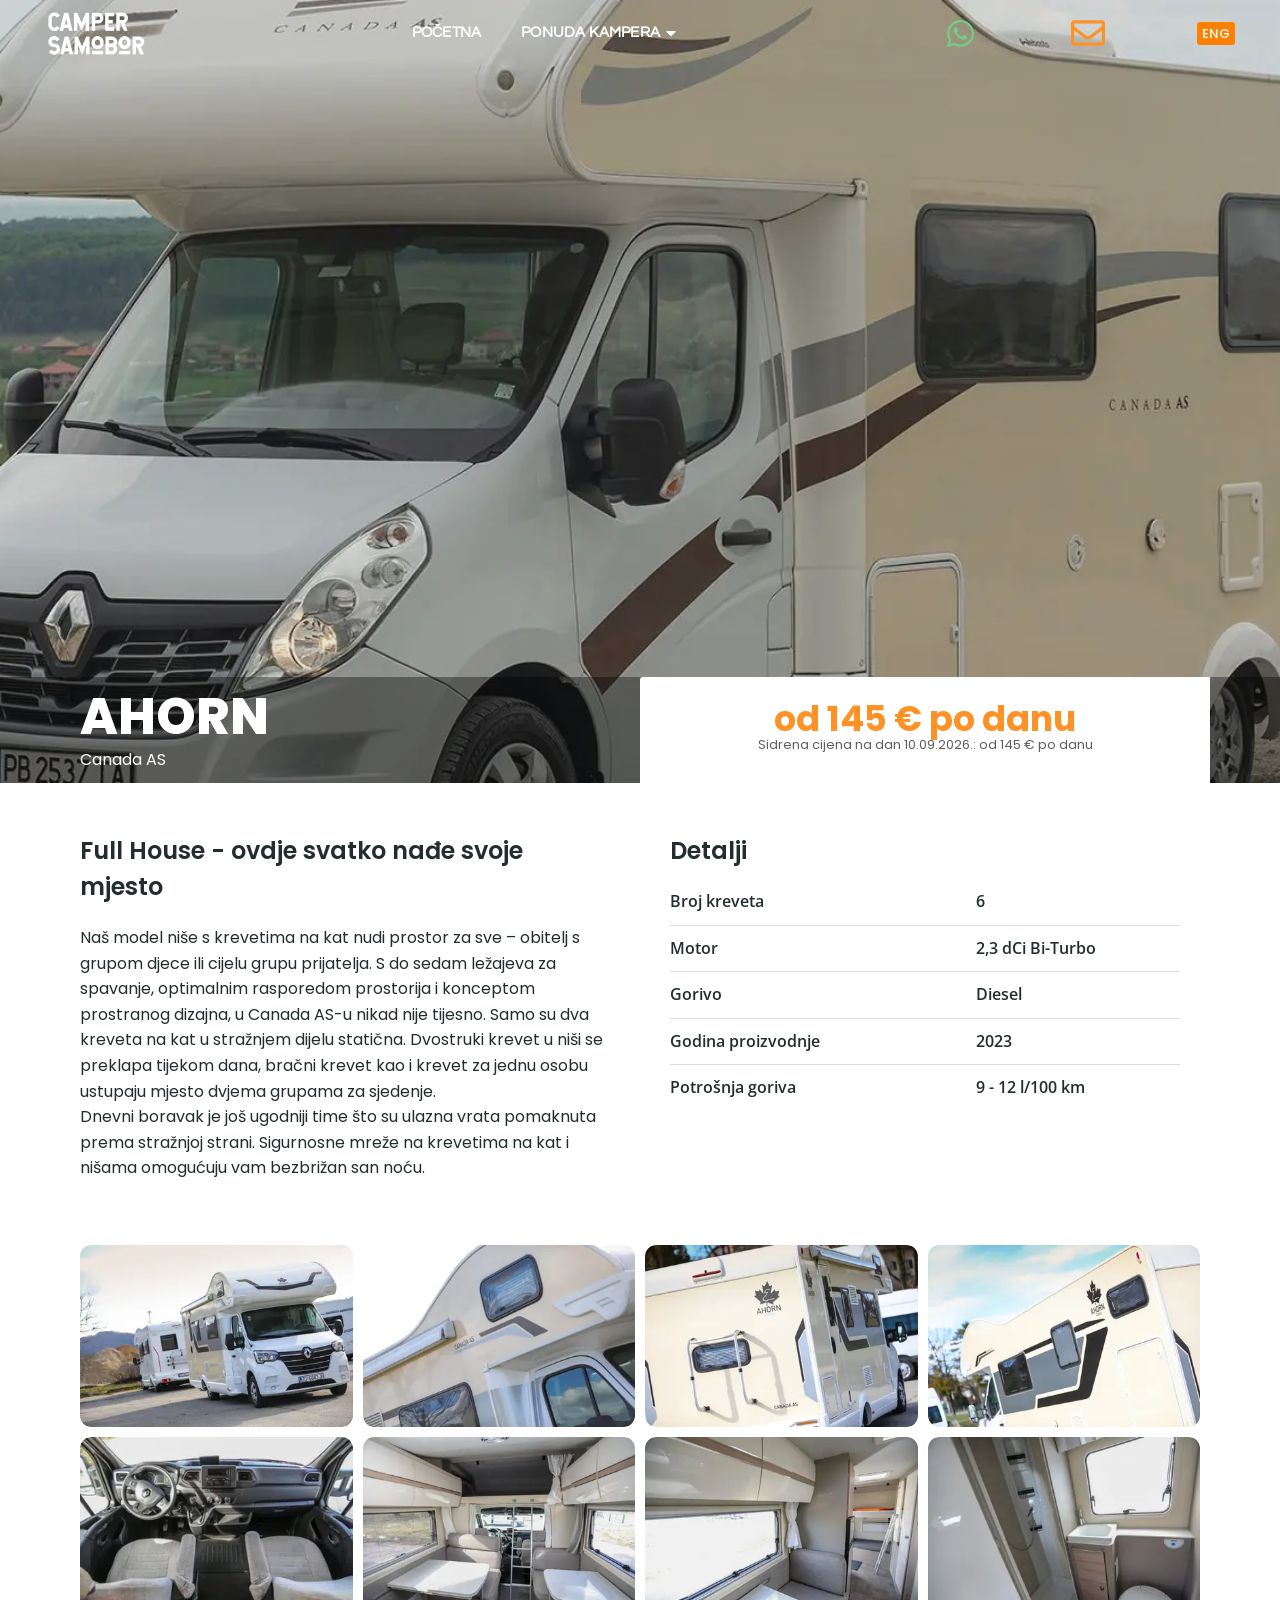
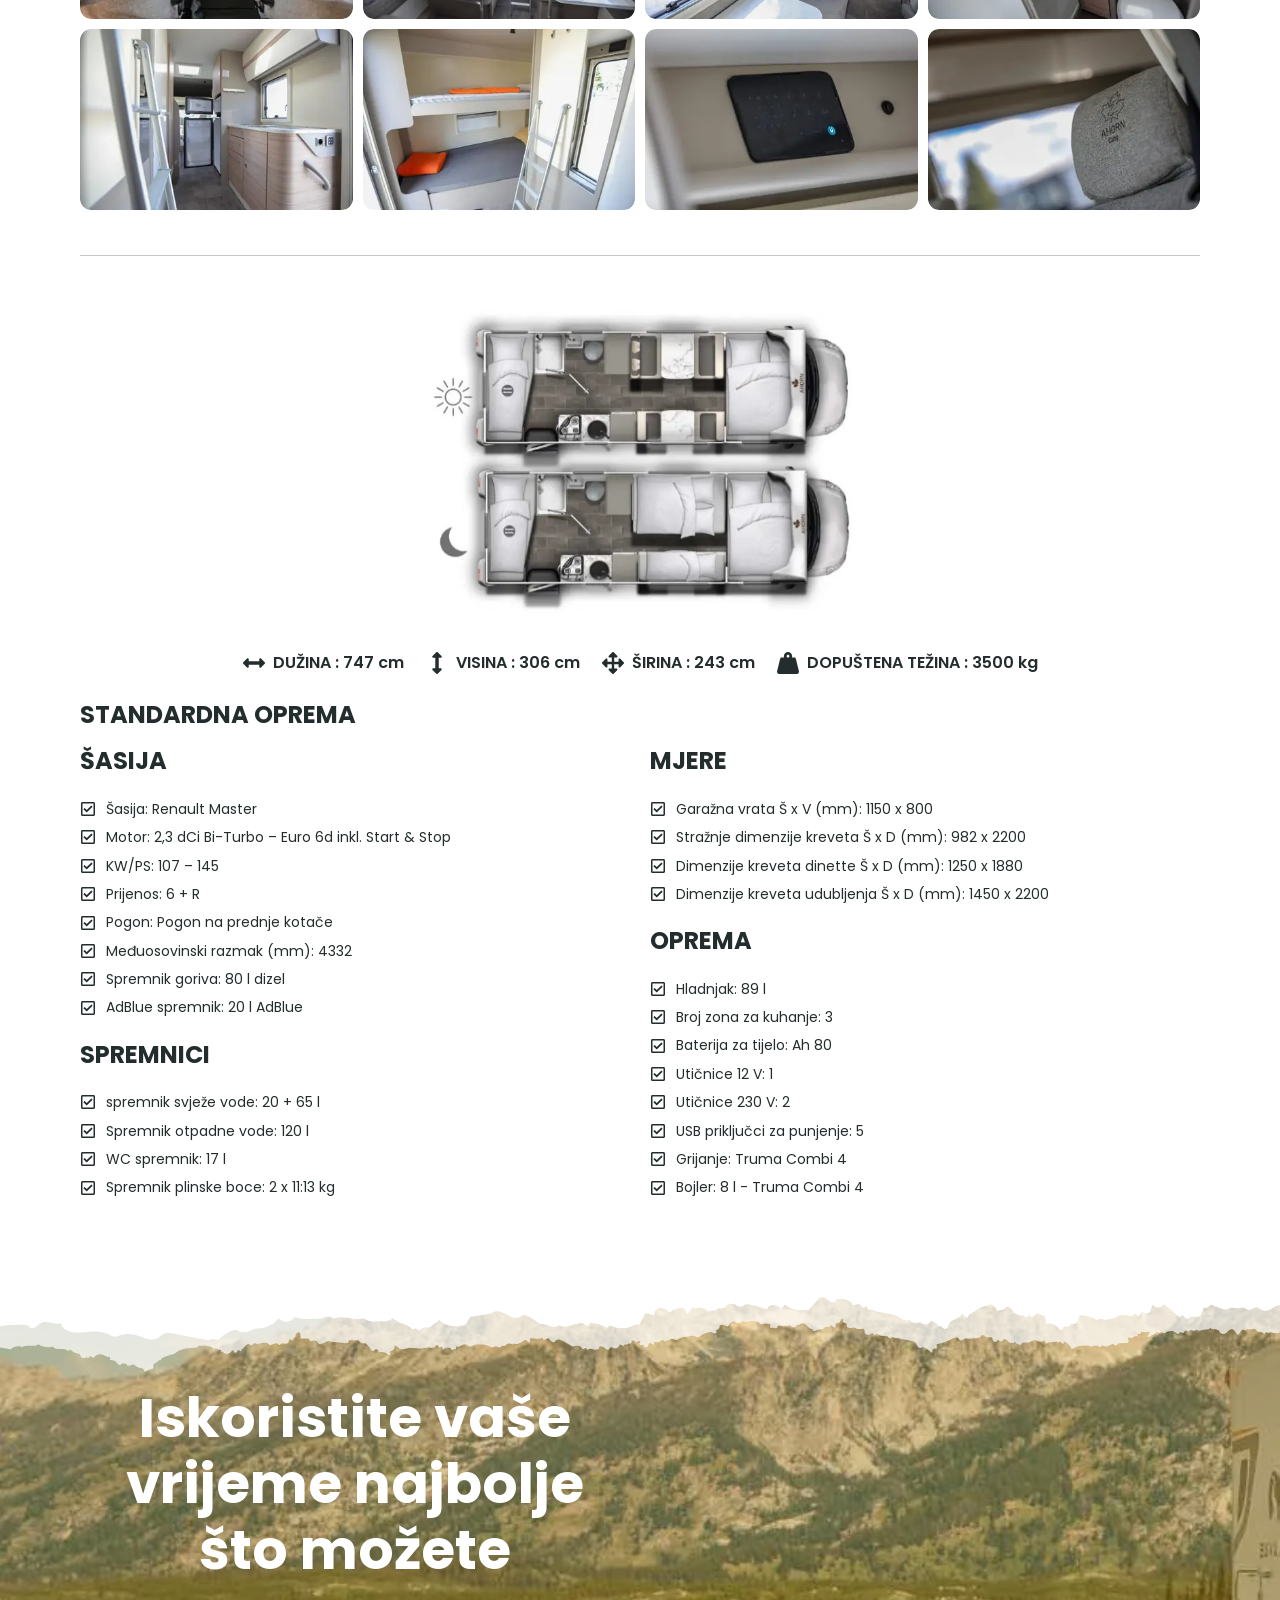
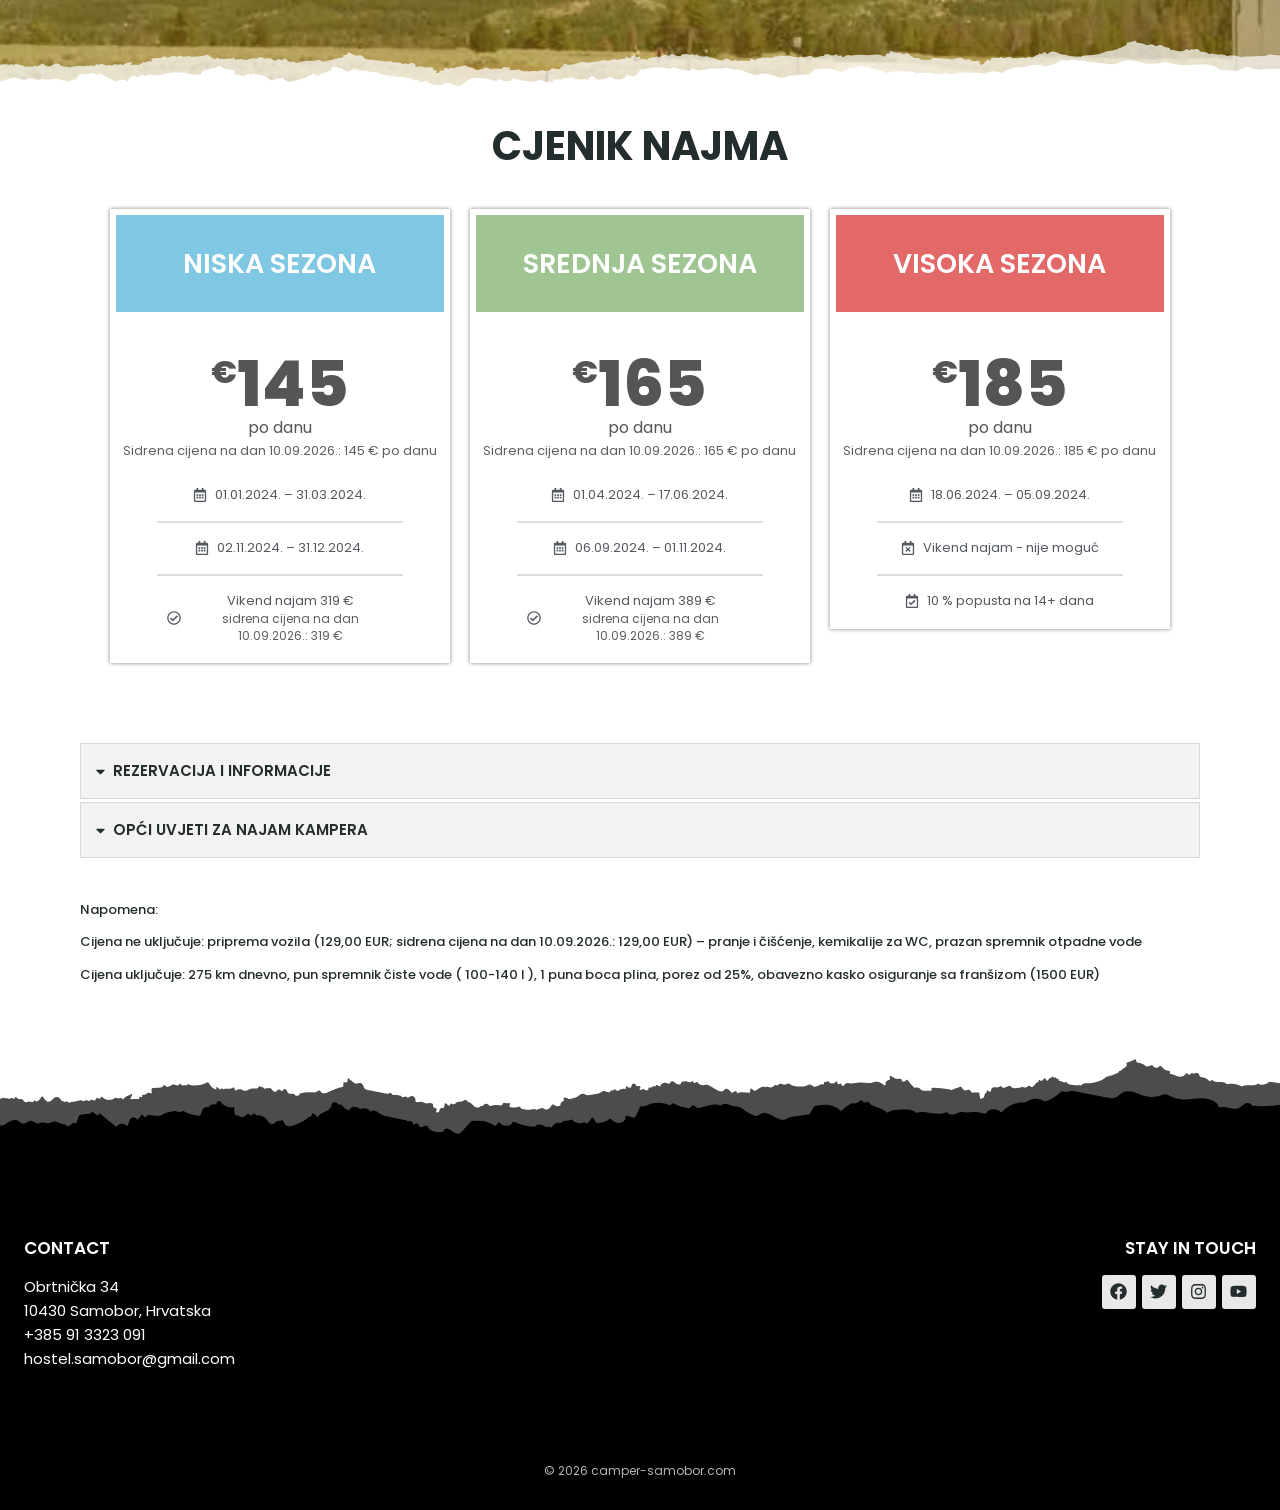
<file: ahorn-as.html>
<!DOCTYPE html>
<html lang="hr">
<head>
  <meta charset="UTF-8">
  <meta name="viewport" content="width=device-width, initial-scale=1">
  <link rel="icon" href="data:,">
  <title>NAJAM KAMPERA | AHORN | camper-samobor.com</title>
  <meta name="description" content="AHORN Canada AS – od 145 € po danu. Full House - ovdje svatko nađe svoje mjesto.">
  <link rel="preload" as="image" href="images/ahorn-as/canada-as-2-mobile.webp" media="(max-width: 800px) and (orientation: portrait)" fetchpriority="high">
  <link rel="preload" as="image" href="images/ahorn-as/canada-as-2.webp" media="not all and (max-width: 800px) and (orientation: portrait)" fetchpriority="high">
  <style>.d-hero{background-image:url("images/ahorn-as/canada-as-2.webp")}@media (max-width: 800px) and (orientation: portrait){.d-hero{background-image:url("images/ahorn-as/canada-as-2-mobile.webp")}}</style>
  <link rel="preload" href="fonts/poppins-400-latin.woff2" as="font" type="font/woff2" crossorigin>
  <link rel="preload" href="fonts/poppins-500-latin.woff2" as="font" type="font/woff2" crossorigin>
  <link rel="preload" href="fonts/poppins-800-latin.woff2" as="font" type="font/woff2" crossorigin>
  <link rel="stylesheet" href="css/style.css?v=5">
</head>
<body class="no-js">

<!-- Reusable SVG symbols -->
<svg width="0" height="0" style="position:absolute" aria-hidden="true">
  <defs>
    <symbol id="ico-whatsapp" viewBox="0 0 448 512"><path d="M380.9 97.1C339 55.1 283.2 32 223.9 32c-122.4 0-222 99.6-222 222 0 39.1 10.2 77.3 29.6 111L0 480l117.7-30.9c32.4 17.7 68.9 27 106.1 27h.1c122.3 0 224.1-99.6 224.1-222 0-59.3-25.2-115-67.1-157zm-157 341.6c-33.2 0-65.7-8.9-94-25.7l-6.7-4-69.8 18.3L72 359.2l-4.4-7c-18.5-29.4-28.2-63.3-28.2-98.2 0-101.7 82.8-184.5 184.6-184.5 49.3 0 95.6 19.2 130.4 54.1 34.8 34.9 56.2 81.2 56.1 130.5 0 101.8-84.9 184.6-186.6 184.6zm101.2-138.2c-5.5-2.8-32.8-16.2-37.9-18-5.1-1.9-8.8-2.8-12.5 2.8-3.7 5.6-14.3 18-17.6 21.8-3.2 3.7-6.5 4.2-12 1.4-32.6-16.3-54-29.1-75.5-66-5.7-9.8 5.7-9.1 16.3-30.3 1.8-3.7.9-6.9-.5-9.7-1.4-2.8-12.5-30.1-17.1-41.2-4.5-10.8-9.1-9.3-12.5-9.5-3.2-.2-6.9-.2-10.6-.2-3.7 0-9.7 1.4-14.8 6.9-5.1 5.6-19.4 19-19.4 46.3 0 27.3 19.9 53.7 22.6 57.4 2.8 3.7 39.1 59.7 94.8 83.8 35.2 15.2 49 16.5 66.6 13.9 10.7-1.6 32.8-13.4 37.4-26.4 4.6-13 4.6-24.1 3.2-26.4-1.3-2.5-5-3.9-10.5-6.6z"/></symbol>
    <symbol id="ico-envelope-o" viewBox="0 0 512 512"><path d="M464 64H48C21.49 64 0 85.49 0 112v288c0 26.51 21.49 48 48 48h416c26.51 0 48-21.49 48-48V112c0-26.51-21.49-48-48-48zm0 48v40.805c-22.422 18.259-58.168 46.651-134.587 106.49-16.841 13.247-50.201 45.072-73.413 44.701-23.208.375-56.579-31.459-73.413-44.701C106.18 199.465 70.425 171.067 48 152.805V112h416zM48 400V214.398c22.914 18.251 55.409 43.862 104.938 82.646 21.857 17.205 60.134 55.186 103.062 54.955 42.717.231 80.509-37.199 103.053-54.947 49.528-38.783 82.032-64.401 104.947-82.653V400H48z"/></symbol>
    <symbol id="ico-caret-down" viewBox="0 0 320 512"><path d="M31.3 192h257.3c17.8 0 26.7 21.5 14.1 34.1L174.1 354.8c-7.8 7.8-20.5 7.8-28.3 0L17.2 226.1C4.6 213.5 13.5 192 31.3 192z"/></symbol>
    <symbol id="ico-caret-up" viewBox="0 0 320 512"><path d="M288.662 352H31.338c-17.818 0-26.741-21.543-14.142-34.142l128.662-128.662c7.81-7.81 20.474-7.81 28.284 0l128.662 128.662c12.6 12.599 3.676 34.142-14.142 34.142z"/></symbol>
    <symbol id="ico-facebook" viewBox="0 0 512 512"><path d="M504 256C504 119 393 8 256 8S8 119 8 256c0 123.78 90.69 226.38 209.25 245V327.69h-63V256h63v-54.64c0-62.15 37-96.48 93.67-96.48 27.14 0 55.52 4.84 55.52 4.84v61h-31.28c-30.8 0-40.41 19.12-40.41 38.73V256h68.78l-11 71.69h-57.78V501C413.31 482.38 504 379.78 504 256z"/></symbol>
    <symbol id="ico-twitter" viewBox="0 0 512 512"><path d="M459.37 151.716c.325 4.548.325 9.097.325 13.645 0 138.72-105.583 298.558-298.558 298.558-59.452 0-114.68-17.219-161.137-47.106 8.447.974 16.568 1.299 25.34 1.299 49.055 0 94.213-16.568 130.274-44.832-46.132-.975-84.792-31.188-98.112-72.772 6.498.974 12.995 1.624 19.818 1.624 9.421 0 18.843-1.3 27.614-3.573-48.081-9.747-84.143-51.98-84.143-102.985v-1.299c13.969 7.797 30.214 12.67 47.431 13.319-28.264-18.843-46.781-51.005-46.781-87.391 0-19.492 5.197-37.36 14.294-52.954 51.655 63.675 129.3 105.258 216.365 109.807-1.624-7.797-2.599-15.918-2.599-24.04 0-57.828 46.782-104.934 104.934-104.934 30.213 0 57.502 12.67 76.67 33.137 23.715-4.548 46.456-13.32 66.599-25.34-7.798 24.366-24.366 44.833-46.132 57.827 21.117-2.273 41.584-8.122 60.426-16.243-14.292 20.791-32.161 39.308-52.628 54.253z"/></symbol>
    <symbol id="ico-instagram" viewBox="0 0 448 512"><path d="M224.1 141c-63.6 0-114.9 51.3-114.9 114.9s51.3 114.9 114.9 114.9S339 319.5 339 255.9 287.7 141 224.1 141zm0 189.6c-41.1 0-74.7-33.5-74.7-74.7s33.5-74.7 74.7-74.7 74.7 33.5 74.7 74.7-33.6 74.7-74.7 74.7zm146.4-194.3c0 14.9-12 26.8-26.8 26.8-14.9 0-26.8-12-26.8-26.8s12-26.8 26.8-26.8 26.8 12 26.8 26.8zm76.1 27.2c-1.7-35.9-9.9-67.7-36.2-93.9-26.2-26.2-58-34.4-93.9-36.2-37-2.1-147.9-2.1-184.9 0-35.8 1.7-67.6 9.9-93.9 36.1s-34.4 58-36.2 93.9c-2.1 37-2.1 147.9 0 184.9 1.7 35.9 9.9 67.7 36.2 93.9s58 34.4 93.9 36.2c37 2.1 147.9 2.1 184.9 0 35.9-1.7 67.7-9.9 93.9-36.2 26.2-26.2 34.4-58 36.2-93.9 2.1-37 2.1-147.8 0-184.8zM398.8 388c-7.8 19.6-22.9 34.7-42.6 42.6-29.5 11.7-99.5 9-132.1 9s-102.7 2.6-132.1-9c-19.6-7.8-34.7-22.9-42.6-42.6-11.7-29.5-9-99.5-9-132.1s-2.6-102.7 9-132.1c7.8-19.6 22.9-34.7 42.6-42.6 29.5-11.7 99.5-9 132.1-9s102.7-2.6 132.1 9c19.6 7.8 34.7 22.9 42.6 42.6 11.7 29.5 9 99.5 9 132.1s2.7 102.7-9 132.1z"/></symbol>
    <symbol id="ico-youtube" viewBox="0 0 576 512"><path d="M549.655 124.083c-6.281-23.65-24.787-42.276-48.284-48.597C458.781 64 288 64 288 64S117.22 64 74.629 75.486c-23.497 6.322-42.003 24.947-48.284 48.597-11.412 42.867-11.412 132.305-11.412 132.305s0 89.438 11.412 132.305c6.281 23.65 24.787 41.5 48.284 47.821C117.22 448 288 448 288 448s170.78 0 213.371-11.486c23.497-6.321 42.003-24.171 48.284-47.821 11.412-42.867 11.412-132.305 11.412-132.305s0-89.438-11.412-132.305zm-317.51 213.508V175.185l142.739 81.205-142.739 81.201z"/></symbol>
    <symbol id="ico-arrow-up" viewBox="0 0 448 512"><path d="M34.9 289.5l-22.2-22.2c-9.4-9.4-9.4-24.6 0-33.9L207 39c9.4-9.4 24.6-9.4 33.9 0l194.3 194.3c9.4 9.4 9.4 24.6 0 33.9L413 289.4c-9.5 9.5-25 9.3-34.3-.4L264 168.6V456c0 13.3-10.7 24-24 24h-32c-13.3 0-24-10.7-24-24V168.6L69.2 289.1c-9.3 9.8-24.8 10-34.3.4z"/></symbol>
    <symbol id="ico-arrows-alt-h" viewBox="0 0 512 512"><path d="M377.941 169.941V216H134.059v-46.059c0-21.382-25.851-32.09-40.971-16.971L7.029 239.029c-9.373 9.373-9.373 24.568 0 33.941l86.059 86.059c15.119 15.119 40.971 4.411 40.971-16.971V296h243.882v46.059c0 21.382 25.851 32.09 40.971 16.971l86.059-86.059c9.373-9.373 9.373-24.568 0-33.941l-86.059-86.059c-15.119-15.12-40.971-4.412-40.971 16.97z"/></symbol>
    <symbol id="ico-arrows-alt-v" viewBox="0 0 256 512"><path d="M214.059 377.941H168V134.059h46.059c21.382 0 32.09-25.851 16.971-40.971L144.971 7.029c-9.373-9.373-24.568-9.373-33.941 0L24.971 93.088c-15.119 15.119-4.411 40.971 16.971 40.971H88v243.882H41.941c-21.382 0-32.09 25.851-16.971 40.971l86.059 86.059c9.373 9.373 24.568 9.373 33.941 0l86.059-86.059c15.12-15.119 4.412-40.971-16.97-40.971z"/></symbol>
    <symbol id="ico-arrows-alt" viewBox="0 0 512 512"><path d="M352.201 425.775l-79.196 79.196c-9.373 9.373-24.568 9.373-33.941 0l-79.196-79.196c-15.119-15.119-4.411-40.971 16.971-40.97h51.162L228 284H127.196v51.162c0 21.382-25.851 32.09-40.971 16.971L7.029 272.937c-9.373-9.373-9.373-24.569 0-33.941L86.225 159.8c15.119-15.119 40.971-4.411 40.971 16.971V228H228V127.196h-51.23c-21.382 0-32.09-25.851-16.971-40.971l79.196-79.196c9.373-9.373 24.568-9.373 33.941 0l79.196 79.196c15.119 15.119 4.411 40.971-16.971 40.971h-51.162V228h100.804v-51.162c0-21.382 25.851-32.09 40.97-16.971l79.196 79.196c9.373 9.373 9.373 24.569 0 33.941L425.773 352.2c-15.119 15.119-40.971 4.411-40.97-16.971V284H284v100.804h51.23c21.382 0 32.09 25.851 16.971 40.971z"/></symbol>
    <symbol id="ico-weight-hanging" viewBox="0 0 512 512"><path d="M510.28 445.86l-73.03-292.13c-3.8-15.19-16.44-25.72-30.87-25.72h-60.25c3.57-10.05 5.88-20.72 5.88-32 0-53.02-42.98-96-96-96s-96 42.98-96 96c0 11.28 2.3 21.95 5.88 32h-60.25c-14.43 0-27.08 10.54-30.87 25.72L1.72 445.86C-6.61 479.17 16.38 512 48.03 512h415.95c31.64 0 54.63-32.83 46.3-66.14zM256 128c-17.64 0-32-14.36-32-32s14.36-32 32-32 32 14.36 32 32-14.36 32-32 32z"/></symbol>
    <symbol id="ico-calendar-alt" viewBox="0 0 448 512"><path d="M148 288h-40c-6.6 0-12-5.4-12-12v-40c0-6.6 5.4-12 12-12h40c6.6 0 12 5.4 12 12v40c0 6.6-5.4 12-12 12zm108-12v-40c0-6.6-5.4-12-12-12h-40c-6.6 0-12 5.4-12 12v40c0 6.6 5.4 12 12 12h40c6.6 0 12-5.4 12-12zm96 0v-40c0-6.6-5.4-12-12-12h-40c-6.6 0-12 5.4-12 12v40c0 6.6 5.4 12 12 12h40c6.6 0 12-5.4 12-12zm-96 96v-40c0-6.6-5.4-12-12-12h-40c-6.6 0-12 5.4-12 12v40c0 6.6 5.4 12 12 12h40c6.6 0 12-5.4 12-12zm-96 0v-40c0-6.6-5.4-12-12-12h-40c-6.6 0-12 5.4-12 12v40c0 6.6 5.4 12 12 12h40c6.6 0 12-5.4 12-12zm192 0v-40c0-6.6-5.4-12-12-12h-40c-6.6 0-12 5.4-12 12v40c0 6.6 5.4 12 12 12h40c6.6 0 12-5.4 12-12zm96-260v352c0 26.5-21.5 48-48 48H48c-26.5 0-48-21.5-48-48V112c0-26.5 21.5-48 48-48h48V12c0-6.6 5.4-12 12-12h40c6.6 0 12 5.4 12 12v52h128V12c0-6.6 5.4-12 12-12h40c6.6 0 12 5.4 12 12v52h48c26.5 0 48 21.5 48 48zm-48 346V160H48v298c0 3.3 2.7 6 6 6h340c3.3 0 6-2.7 6-6z"/></symbol>
    <symbol id="ico-check-circle" viewBox="0 0 512 512"><path d="M256 8C119.033 8 8 119.033 8 256s111.033 248 248 248 248-111.033 248-248S392.967 8 256 8zm0 48c110.532 0 200 89.451 200 200 0 110.532-89.451 200-200 200-110.532 0-200-89.451-200-200 0-110.532 89.451-200 200-200m140.204 130.267l-22.536-22.718c-4.667-4.705-12.265-4.736-16.97-.068L215.346 303.697l-59.792-60.277c-4.667-4.705-12.265-4.736-16.97-.069l-22.719 22.536c-4.705 4.667-4.736 12.265-.068 16.971l90.781 91.516c4.667 4.705 12.265 4.736 16.97.068l172.589-171.204c4.704-4.668 4.734-12.266.067-16.971z"/></symbol>
    <symbol id="ico-calendar-times" viewBox="0 0 448 512"><path d="M311.7 374.7l-17 17c-4.7 4.7-12.3 4.7-17 0L224 337.9l-53.7 53.7c-4.7 4.7-12.3 4.7-17 0l-17-17c-4.7-4.7-4.7-12.3 0-17l53.7-53.7-53.7-53.7c-4.7-4.7-4.7-12.3 0-17l17-17c4.7-4.7 12.3-4.7 17 0l53.7 53.7 53.7-53.7c4.7-4.7 12.3-4.7 17 0l17 17c4.7 4.7 4.7 12.3 0 17L257.9 304l53.7 53.7c4.8 4.7 4.8 12.3.1 17zM448 112v352c0 26.5-21.5 48-48 48H48c-26.5 0-48-21.5-48-48V112c0-26.5 21.5-48 48-48h48V12c0-6.6 5.4-12 12-12h40c6.6 0 12 5.4 12 12v52h128V12c0-6.6 5.4-12 12-12h40c6.6 0 12 5.4 12 12v52h48c26.5 0 48 21.5 48 48zm-48 346V160H48v298c0 3.3 2.7 6 6 6h340c3.3 0 6-2.7 6-6z"/></symbol>
    <symbol id="ico-calendar-check" viewBox="0 0 448 512"><path d="M400 64h-48V12c0-6.627-5.373-12-12-12h-40c-6.627 0-12 5.373-12 12v52H160V12c0-6.627-5.373-12-12-12h-40c-6.627 0-12 5.373-12 12v52H48C21.49 64 0 85.49 0 112v352c0 26.51 21.49 48 48 48h352c26.51 0 48-21.49 48-48V112c0-26.51-21.49-48-48-48zm-6 400H54a6 6 0 0 1-6-6V160h352v298a6 6 0 0 1-6 6zm-52.849-200.65L198.842 404.519c-4.705 4.667-12.303 4.637-16.971-.068l-75.091-75.699c-4.667-4.705-4.637-12.303.068-16.971l22.719-22.536c4.705-4.667 12.303-4.637 16.97.069l44.104 44.461 111.072-110.181c4.705-4.667 12.303-4.637 16.971.068l22.536 22.718c4.667 4.705 4.636 12.303-.069 16.97z"/></symbol>
    <symbol id="ico-check-square" viewBox="0 0 448 512"><path d="M400 32H48C21.49 32 0 53.49 0 80v352c0 26.51 21.49 48 48 48h352c26.51 0 48-21.49 48-48V80c0-26.51-21.49-48-48-48zm0 400H48V80h352v352zm-35.864-241.724L191.547 361.48c-4.705 4.667-12.303 4.637-16.97-.068l-90.781-91.516c-4.667-4.705-4.637-12.303.069-16.971l22.719-22.536c4.705-4.667 12.303-4.637 16.97.069l59.792 60.277 141.352-140.216c4.705-4.667 12.303-4.637 16.97.068l22.536 22.718c4.667 4.706 4.637 12.304-.068 16.971z"/></symbol>
    <symbol id="ico-chevron-left" viewBox="0 0 320 512"><path d="M34.52 239.03L228.87 44.69c9.37-9.37 24.57-9.37 33.94 0l22.67 22.67c9.36 9.36 9.37 24.52.04 33.9L131.49 256l154.02 154.75c9.34 9.38 9.32 24.54-.04 33.9l-22.67 22.67c-9.37 9.37-24.57 9.37-33.94 0L34.52 272.97c-9.37-9.37-9.37-24.57 0-33.94z"/></symbol>
    <symbol id="ico-chevron-right" viewBox="0 0 320 512"><path d="M285.476 272.971L91.132 467.314c-9.373 9.373-24.569 9.373-33.941 0l-22.667-22.667c-9.357-9.357-9.375-24.522-.04-33.901L188.505 256 34.484 101.255c-9.335-9.379-9.317-24.544.04-33.901l22.667-22.667c9.373-9.373 24.569-9.373 33.941 0L285.475 239.03c9.373 9.372 9.373 24.568.001 33.941z"/></symbol>
    <symbol id="ico-times" viewBox="0 0 352 512"><path d="M242.72 256l100.07-100.07c12.28-12.28 12.28-32.19 0-44.48l-22.24-22.24c-12.28-12.28-32.19-12.28-44.48 0L176 189.28 75.93 89.21c-12.28-12.28-32.19-12.28-44.48 0L9.21 111.45c-12.28 12.28-12.28 32.19 0 44.48L109.28 256 9.21 356.07c-12.28 12.28-12.28 32.19 0 44.48l22.24 22.24c12.28 12.28 32.2 12.28 44.48 0L176 322.72l100.07 100.07c12.28 12.28 32.2 12.28 44.48 0l22.24-22.24c12.28-12.28 12.28-32.19 0-44.48L242.72 256z"/></symbol>
    <g id="torn"><path opacity="0.7" d="M0.1,197.8c12.1,1.7,23,3.5,33.8,5.3c0.9,0.1,1.9-0.1,2.6-0.8 c6.5-6.2,17.2-9.5,27.2-8.2c0.3,0,0.7,0.1,1,0.3c1.6,0.7,3.1,1.5,4.7,2.2c1,0.5,2.3,0.3,3.2-0.4c11.5-8.5,35.2,1,46.8-7.3 c1-0.7,2.3-0.7,3.3-0.1c11.8,7.4,28.3,10.1,42.8,6.8c1.2-0.3,2.4,0.3,3.2,1.3c3.7,5.1,13.4,6,21.3,5.7c7.7-0.3,17.2,0.1,21.6,4.7 c1,1.1,2.7,1.2,3.9,0.4c1.2-0.8,2.3-1.6,3.5-2.3c1.3-0.9,3-0.6,4,0.5c4.7,5.6,12.2,9.6,20.5,10.9c2.4,0.4,4.9,0.6,6.7,1.9 c2.7,1.9,2.6,5.3,4.2,7.9c2.6,4.2,10.5,4.9,14.8,2c1-0.7,2.4-0.7,3.4,0.1c0.6,0.4,1.1,0.8,1.7,1.2c1.3,0.9,3,0.7,4.1-0.5 c1.1-1.2,2.1-2.4,3.2-3.6c1-1.2,2.7-1.4,4-0.5c1.9,1.3,3.9,2.6,5.9,3.9c1.5,1,3.6,0.5,4.4-1.2c2.9-5.9,11-10.1,18.9-9.2 c9.7,1.1,18.7,8.6,27.4,8.8c2.3,0.1,3.8,2.6,2.6,4.6c0,0,0,0.1-0.1,0.1c-1.2,2,0.3,4.5,2.6,4.6c7.7,0.2,15.3,3.5,19.3,8.8 c2.2,2.9,4.9,7,9.1,6.3c2.4-0.4,3.9-2.2,5.7-3.5c5.5-3.7,14.8-0.6,16.8,4.5c0.6,1.5,2.2,2.3,3.7,1.9c4.8-1.4,9.7-2.8,14.6-4.1 c1-0.3,2.1,0,2.8,0.7c6.8,6.2,16.7,10.4,27.1,11.3c1.3,0.1,2.3,1,2.7,2.3c0.5,1.8,0.9,3.6,1.4,5.4c0.5,1.9,2.6,2.9,4.4,2 c7.3-3.8,15.1-6.9,23.1-9.4c1.8-0.6,2.7-2.7,1.8-4.3c-1.6-3-0.3-7.6,2.9-10.1c4.2-3.5,10.1-5.7,13.2-9.7c0.6-0.8,1.4-1.2,2.4-1.3 c0.8,0,1.6,0,2.4-0.1c1.2,0,2.2-0.7,2.7-1.8c0.5-1.2,1.1-2.3,1.6-3.5c0.3-0.6,0.8-1.1,1.4-1.4c11.4-5.8,24-10.1,37.2-12.6 c14.5-12.2,35.4-19.5,56.5-19.7c2.7-0.1,5.4,0.1,8-0.4c2.7-0.5,5.2-1.5,7.8-2.3c2.7-0.8,4.7-3.1,6.8-4.6c0.6-0.4,1.2-0.8,2-0.7 c1.7,0.2,1.8,2.5,3.4,2.8c1.8,0.2,3-2.4,4.7-1.8c0.6,0.2,1,0.9,1.6,1.1c1.6,0.6,3-1.8,4.8-1.5c0.6,0.1,1.1,0.6,1.6,0.9 c0.7,0.4,1.6,0.5,2.5,0.6c2.9,0.4,5.9,0.8,8.8,1.2c2.9,0.4,6,0.8,8.6,2c2.1,1,3.8,2.5,4.5,4.3c0.3,0.8,1,1.3,1.8,1.2 c4.4-0.6,8.9-0.2,13.1,1.1c-0.3,0.1-0.5,0.3-0.3,0.6c0.4,0.4,1.3,0.3,1.9,0.1c0.6-0.1,1.6,0,1.7,0.5c-0.8,0.3-1.6,0.8-2.1,1.4 c2.6,0.3,5.3,0.4,7.9,0.4c1.1,0,1.9,1.1,1.6,2.2c-0.2,0.7-0.3,1.4-0.3,2.1c0,1.4,1.8,2.2,2.8,1.2c0,0,0,0,0,0 c0.7-0.7,1.9-0.6,2.5,0.2c1.2,1.6,2.4,3.2,3.6,4.9c0.7,1.1,2.3,1,2.9-0.2c0-0.1,0.1-0.1,0.1-0.2c0.5-1,2-1.2,2.7-0.3 c0.9,1,1.9,2.1,2.8,3.1c0.7,0.7,1.8,0.7,2.5-0.1c2.4-2.6,8-3.4,10.7-6.1c2-2,2.5-5.1,5.4-6.1c0.3-0.1,0.7-0.2,1.1-0.1 c0.4,0.1,0.7,0.4,0.9,0.8c1.3,1.9,2.5,3.7,3.8,5.6c0.5,0.7,1,1.5,1.9,1.7c1.5,0.3,2.8-0.8,3.7-1.8c1.6-1.9,3.1-3.7,4.7-5.6 c0.5-0.6,1-1.2,1.9-1.5c2.4-0.7,3.8,1.9,5.9,3c0.8,0.4,1.8,0.1,2.2-0.7c0.5-0.9,0.6-2,1-3c0.4-1.4,1.6-3.1,3.4-3 c0.7,0,1.3,0.3,2,0.2c0.4-0.1,0.8-0.4,0.8-0.8c0-0.4,0-0.8,0.3-1.1c2.8-3.3,5.7-5.8,8.6-9.2c1.9-2.4,5.2-5,8.3-3.8 c1.9,0.8,2.7,2.9,4.7,3.6c3.3,1.2,6.2-2.1,8.9-4c3.2-2.3,9.3-2.2,11.4,0.5c0.5,0.7,1.4,0.7,2.2,0.3c4.1-2.4,9.3-3.2,14.4-3.8 c4.6-0.5,9.3-0.9,13.8,0.1c3.8,0.9,7.4,3.1,8.7,6.1c0.4,0.8,1.2,1.2,2.1,0.9c5.1-1.7,10.2-3.5,15.4-5.3c1.4-0.5,3-1,4.6-0.9 c3.8,0.4,5.7,4.3,8.9,5.6c0.9,0.3,1.8-0.1,2.2-1c0.9-2.4,5.1-3.8,8.6-3.7c4.1,0.1,8.4,1.3,12.2,0.1c5.5-1.7,7-7,7.3-11.8 c0.1-1,1-1.7,2-1.5c3.1,0.7,6,2,8.3,3.8c1.1,0.8,2.6,0.1,2.7-1.3c0.1-1.3,0-2.6-0.3-3.8c-0.2-0.9,0.4-1.9,1.4-2 c2.1-0.2,4.2-1.8,4.9-3.6c1-2.3,0.7-4.9,1.4-7.2c1.3-4,5.9-7.2,11-7.7c0.8-0.1,1.5,0.4,1.8,1.1c1.7,5.3,2.6,10.8,2.5,16.3 c0,0.9,0.7,1.7,1.6,1.7c7.3,0.4,14.7,0.5,22,0.2c0.7,0,1.3,0.3,1.5,0.9c1.9,3.8,5,7.8,9.8,7.4c2.1-0.2,3.9-1.2,6-1.6 c6.2-1.1,11.2,3.8,14,8.3c0.8,1.3,1.9,2.8,3.6,3c1.1,0.2,2.3-0.2,3.4-0.6c3.8-1.3,7.5-2.7,11.3-4c4.6-1.6,8.1-3.6,12.1-5.8 c0.5-0.3,1.2-0.3,1.7,0c2.5,1.6,5.9,2.2,9,2.6c15.2,2.1,30.5,3.6,45.8,4.5c2.1,0.1,4.4,0.1,6.1-0.9c2.1-1.3,2-3.6,1.3-5.8 c-0.4-1.1,0.4-2.2,1.6-2.2c7.5-0.2,15.1-0.2,22.6-0.1c2.1,0,4.4,0.1,6.2,1c1.8,0.9,2.9,2.5,4.3,3.9c3.9,3.9,10.8,5.5,16.7,4.2 c1-0.2,2.1,0.1,2.8,0.8c7.5,7.1,14.1,14.7,19.8,22.8c1.3,1.9,4.1,1.9,5.3-0.1c0.7-1.2,1.6-2.2,2.9-3c2.9-2,8.2-1.9,9.7,0.9 c0.8,1.5,0.4,3.2,1.3,4.6c2.4,3.4,8.8,1.2,13.8,1.4c7.6,0.3,13,7.4,19.5,9.4c2.6,0.8,4.9-1.9,3.8-4.3c-0.4-0.9-0.9-1.7-1.3-2.6 c-1.1-1.9,0.1-4.3,2.2-4.7c3.6-0.6,7-2.2,9.2-4.6c2.2-2.5,3.1-5.8,2.4-8.9c-0.5-2.5,1.8-4.6,4.2-3.7c3.1,1.2,6,3.8,8.6,5.8 c4.9,3.7,11.9,5.4,18.5,4.6c4.7-0.6,9-2.3,13.6-3.2c12-2.2,24.4,1.9,36.6,1.2c13-0.7,27.8-6.3,37.9,0.2c-1.5-0.8-0.4-3,1.5-3.3 c1.1-0.2,2.1,0,3.2,0.4c0.9,0.3,1.8-0.3,1.9-1.2c0.6-3.3,4.2-6.3,8.3-6.6c0.7-0.1,1.3,0.4,1.5,1.1c0.5,2,1.7,4,3.2,5.7 c0.5,0.5,1.2,0.6,1.8,0.3c2.2-1.2,4.9-1.8,7.5-1.8c0.9,0,1.5,0.7,1.5,1.6c-0.1,2.1,0.2,4.2,1.1,6.1c0.4,0.9,1.6,1.1,2.3,0.5 c3.5-3.1,8.1-5.6,13.3-5.8c4.9-0.2,9.9,2.6,11,6.2c0.3,0.9,1.4,1.3,2.2,0.8c2.8-1.9,6.6-2.8,10.2-2.5c0.8,0.1,1.5-0.5,1.6-1.2 c0.3-1.8,0.5-3.5,0.8-5.3c0.1-0.9,1.1-1.5,2-1.2c4.7,1.7,10.7-1.1,15.1-3.7c5-2.9,12.6-5.6,16.7-1.8c2.9,2.6,7.4,6.2,11.6,5.2 c4.2-1.1,7.5-3.5,11.5-4.9c5.4-1.8,11.4-1.6,17.2-1.4c9.6,0.4,19.7,0.9,27.7,5.1c3.6,1.9,7.4,4.6,11.6,3.9c2.7-0.5,4.8-2.3,7.4-2.8 c3.3-0.7,6.6,0.8,9.7,1.9s7.4,1.5,9.4-0.7c0.9-0.9,1.3-2.2,2.4-2.8c2.6-1.6,6.3,0.8,9.5,0.2c2.8-0.6,3.9-3.2,5.8-5 c4.6-4.2,12.7-2.3,19.2,0.3c0.9,0.4,2-0.3,2-1.3c0,0,0,0,0,0c0.1-1.1,1.2-1.7,2.1-1.2c4.9,2.7,12.6,1.2,17.9-1.7 c5.8-3.2,10.5-7.7,17-9.7c0.5-0.2,1.1,0,1.5,0.4c2.7,2.8,5.9,5.3,9.6,7.2c1,0.5,2.1-0.2,2.2-1.3c0.1-3.4,0.4-6.9,1-10.4 c0.1-0.7,0.8-1.3,1.6-1.2c7.5,0.5,14.9,0.9,22.3,1.3c4.7,0.3,10.4,0.1,13.1-2.7c0.5-0.6,1.4-0.7,2-0.2c2.1,1.7,1.7,5.8,4.8,6.4 c1.3,0.3,2.7-0.3,3.9-0.9c2.8-1.3,5.7-2.6,8.6-4c0.7-0.3,1.5-0.1,1.8,0.5c2.4,3.9,6,7.4,10.2,10c2,1.3,4.7,2.5,7.1,1.8 c3.1-0.8,4.1-3.8,6.2-5.8c2.8-2.5,7.6-3.1,11.7-2.2c4,0.9,7.6,2.9,11,4.8c7.2,4.2,14.4,8.3,21.6,12.4c3.8,2.2,8.7,4.5,13,3 c9.1-3.2,21.1,0.9,24.4,8.3c0.3,0.8,1.2,1.2,2,0.8c2.5-1.2,5-2.4,7.4-3.5c0.6-0.3,1.3-0.1,1.8,0.4c1.2,1.4,2.1,2.9,2.8,4.4 c0.4,0.8,1.4,1.2,2.2,0.7c2.8-1.8,6-3.5,9.6-3.1c2.2,0.3,4.1,1.3,6.1,2.1c5,1.9,11.1,1.7,16-0.4c2.7-1.1,4.9-4.1,3.9-6 c-0.4-0.8,0.2-1.8,1.1-2c5.1-1.2,11-0.2,14.9,2.7c2.2,1.6,3.8,3.6,6.1,5.1c2.3,1.4,5.8,2.2,8.1,0.7c2.5-1.5,2.6-4.8,5.2-6.2 c3.8-2,8.2,1.5,12.6,2.4c4,0.8,8.2-0.8,11.1-3.2c2.4-2.1,4-4.7,5.4-7.3c0.4-0.7,1.2-0.9,1.9-0.6c3.8,1.6,7.6,3.3,11.4,5 c0-1.6,0.1-3.2,0.2-4.8c3.2-0.1,6.4-0.2,9.7-0.3c1.1,0,2-0.7,2.3-1.8c0,0,0,0,0,0c0.4-1.2,1.6-1.9,2.9-1.7c2.2,0.4,4.4,0.6,6.3-0.2 c1.9-0.7,2.8-2.9,2.1-4.3c-0.6-1.2-0.2-2.7,1-3.3c1.8-1,4-1.3,6.3-0.9c2.6,0.4,4.8,1.7,6.1,3.4c0.8,1.1,2.2,1.3,3.4,0.7 c2-1.2,4.3-2.1,6.7-2.7c1.2-0.3,2.7-0.5,3.7,0.2c2.4,1.7-1.8,4.3-2.6,6.8c-0.8,2.3,2,4.7,5,5.1c1.9,0.2,3.7,0,5.6-0.5 c1.5-0.4,2.9,0.6,3.2,2c0.3,1.6,1.1,3,2.6,4.1c2.3,1.8,6.5,2.1,8.8,0.2c3.8-3.1,1.3-10,6.4-11.5c3.8-1.1,6.7,2.3,10.1,4.3 c1.5,0.9,3.5,0,3.8-1.7c0.2-1.2,0.3-2.5,0.3-3.7c0-1.6,1.5-2.8,3.1-2.5c5.3,1.1,11.3,0.2,15.6-2.7c2.2-1.5,4.5-3.7,7.3-3.4 c3.7,0.3,6.1,4.5,9.3,5c1.1,0.2,2.2-0.5,2.6-1.6c0.1-0.2,0.2-0.5,0.3-0.7c0.4-1.3,1.7-2,3-1.7c2.6,0.6,5.3,0.6,6.7-1 c0.6-0.7,0.8-1.6,1.3-2.4c2-2.9,7.6-2.1,11.3-0.5s8.1,3.6,11.7,1.9c1.2-0.6,2.1-1.5,3.1-2.3c4.6-3.8,11.6-5.1,18.2-6.1 c6.5-1,12.9-2.1,19.4-3.1c3.6-0.6,7.3-1.1,10.8-0.2c3.3,0.9,6.1,3.1,9.6,3.5c5.8,0.6,10.1-3.7,14.5-6.8c6.5-4.5,15-6.5,23.2-8.5 c1.8-0.4,3.7-0.9,5.6-0.6c2.2,0.3,4,1.5,6,2.4c2.7,1.2,5.9,1.9,9,1.8c1.6,0,2.8-1.6,2.4-3.2c-0.5-1.9-1.9-4-1.1-5.9 c0.8-1.9,3.5-2.7,5.6-3.8c3.7-2.1,5.6-6,5-9.5c-0.2-1.4,0.7-2.7,2.1-2.9c2.8-0.4,5.5-0.9,8.3-1.2c4.6-0.7,10.8,6.6,15,5 c1.9-0.6,2.6-2.4,3.3-4c1.5-3.4,3.7-6.7,7.2-8.9c3.6-2.2,8.5-3.1,12.6-1.7c2.8,1,4.9,3,7.8,3.8c2.1,0.6,4.9-0.1,6-1.4 c0.6-0.7,1.5-1,2.4-0.9c2.3,0.4,5.2-0.7,6.3-2.4c0.7-1,2-1.4,3.2-0.9c1.4,0.6,2.8,1.3,4.3,1.9c1.1,0.5,2.3,1.1,3.6,0.9 c0.5,0,1-0.3,1.4-0.6c0.6-0.5,1.4-0.8,2.1-0.5c2.9,0.9,7.1-0.9,10.7-1.6c3.1-0.6,6.4-0.1,9.6,0.4c4.4,0.7,8.8,1.4,13.2,2.1 c1.3,0.2,2.7,0.4,3.7,1.2c1.9,1.5,1.6,4.2,3.8,5.3c1.8,1,4.3,0.2,6.4-0.5c7.7-2.4,16.7-2.3,24.3,0.4c1.4,0.5,2,2.1,1.4,3.5 c-0.8,1.7-1.4,3.4-1.9,5.2c-0.5,1.9,1.1,3.5,3,3.2c4-0.8,8.3-0.7,12.2,0.2c1.9,0.5,4,1.1,5.7,0.4c2.8-1.2,2.3-4.6,4.2-6.6 c2.9-3.2,9-1.2,13.8-0.2c7.5,1.5,15.2-0.5,22.2-3.1c1-0.4,2.2-0.1,2.9,0.8c1.5,1.8,3,3.5,5.2,4.8c2.7,1.6,6.5,2.2,9.4,0.9 c2.6-1.2,3.9-3.6,6.1-5.3c1.4-1,3.8-1.5,5.5-1.1c1,0.3,2.1-0.3,2.7-1.1c2.1-3,8.1-4.5,12.6-3c5.6,1.8,9,6.2,12.7,10 c3.2,3.3,7.6,6.6,12.7,7c1.1,0.1,1.9,0.9,2.2,1.9c0.8,2.6,4.3,4.6,7.5,3.9c2.4-0.5,4.2-2,6.2-3.1c3.8-2.1,8.9-2.9,13.4-2.1 c0.4,0.1,0.7,0.1,1.1,0c3.3-0.9,6.1-2.7,8.5-4.7c2.4-2.2,6.2-4,9.5-2.9c1.6,0.6,3.1,2,4.9,1.7c2.3-0.3,2.4-2.6,2.9-4.6 c0.4-1.6,2.2-2.4,3.7-1.6c3.4,1.8,6.4,3.9,9,6.4c1.5,1.5,4.1,0.5,4.3-1.6c0.2-2.4,0.5-4.7,0.7-7.1c0.2-1.7,0.5-3.6,2.2-4.7 c2.4-1.5,6-0.3,8.7-1.4c4.1-1.6,3.2-6.5,5.4-9.7c1.4-2,4.2-3.1,7.1-3.1c2.1,0,3.3,2.4,2,4.1c-0.9,1.2-1.5,2.4-1.8,3.7 c-0.5,2.5,1,5.5,4.1,6.2c1.2,0.2,2.4,0.1,3.6,0.5c5.5,1.5,1.8,8.8,5.2,12.7c2.1,2.5,6.7,2.7,10.4,2.1s7.5-1.7,11.2-1.1 c4.1,0.7,7.2,3.5,11.2,4.3c5.8,1.2,12.7-1.8,18-0.5c1.6,0.4,2.8,1.9,2.7,3.6c-0.2,3.5-0.1,7.1,1.9,10.2c2.4,3.8,8.4,6.4,13.1,4.4 c2.5-1,4.2-3.2,6.9-4c3.2-0.9,6.9,1.2,7.7,3.7c0.2,0.7,1.1,0.8,1.6,0.3c0.8-0.8,1.5-1.6,2.2-2.4c0.3-0.3,0.7-0.4,1.1-0.2 c1.6,0.8,4,0.5,5.3-0.6c0.4-0.4,1-0.3,1.4,0.2c2.4,3.4,7.1,5.8,12.1,6c0.1,0,0.3,0,0.4,0.1c5.2,2.7,14.4-1.4,18.5,2.3 c2.1,1.9,2.5,5.4,5.5,5.6c2.9,0.3,4.6-2.9,7.5-3.4c1.1-0.2,2.3,0,3.4,0.2c18.5,3.7,37,7.4,55.5,11.1c5.2,1,10.7,2.2,14.1,5.5 c2.8,2.7,3.6,6.3,5.1,9.6s4.3,6.7,8.6,7.3c5.2,0.6,10.3-3,15.3-1.7c1.7,0.5,3.2,1.5,4.5,2.6c5.9,4.6,11.7,9.3,17.4,14.1 c0.6,0.5,1.4,0.1,1.5-0.6c0.5-3.5,0.9-7,1.4-10.4c0.1-0.4,0.4-0.8,0.9-0.8c0.6-0.1,1.3,0,1.9,0.1c0.7,0.1,1.3-0.5,1.1-1.2 c0,0,0,0,0,0c-0.2-0.8,0.6-1.5,1.3-1.1c1.8,0.9,3.8,1.5,5.8,1.8c0.5,0.1,1-0.3,1.1-0.9c0.3-4.1,0.4-8.2,0.7-12.3 c0-0.4,0.3-0.8,0.7-0.9c16.2-3.6,31.6-9.3,45.7-16.6c5.7-3,13.4-6.3,18.9-3c4.1,2.5,6.4,8.4,11.4,7.4c2.4-0.4,3.8-2.4,5.7-3.7 c3.7-2.4,8.9-2.1,13.6-1.8c13.8,0.7,27.7-0.8,40.8-4.3c0.5-0.1,0.8-0.7,0.6-1.3c-0.7-1.9,1-4.2,3.4-5c2.7-0.7,5.6-0.1,8.1,1 c0.3,0.1,0.5,0.4,0.5,0.8c0.2,2.6,6,4.9,9.4,4.7c3.6-0.1,7.4-1.2,10.6,0.1c4.1,1.7,4.7,6.1,6.3,9.5c1.7,3.4,7.6,6.5,10.4,3.5 c1.1-1.2,1.1-3.1,2.6-4.1c3.9-2.5,8,4.4,12.9,3.9c4-0.4,4.7-5.2,8.4-6.7c3.2-1.4,7.1,0.5,9.2,2.9c2.1,2.3,3.5,5.2,6.2,7 c2.5,1.6,6.9,1.8,8.6-0.1c0.3-0.4,0.9-0.4,1.3-0.1c1.2,1,2.6,1.8,4.3,2.3c0.4,0.1,0.9-0.1,1.1-0.5c0.5-1.1,1.1-2.3,1.6-3.4 c0.3-0.7,1.3-0.7,1.7,0c2.9,5.1,11,7.5,18.3,8.9c0.6,0.1,1.2-0.4,1.1-1c-0.4-2.8,3.6-5.7,7.5-6.2c4.5-0.6,9.1,0.4,13.6-0.2 c8.8-1.3,16.4-9,24.8-6.5c2.1,0.7,3.9,1.9,5.9,2.8c6.1,2.7,14.4,1.5,19-2.7c0.4-0.4,1.1-0.3,1.4,0.1c2.1,3,3.5,6.3,4.1,9.8 c0.1,0.7,0.9,1,1.4,0.6c5.1-3.4,11.9-5.3,18.6-5c4.4,0.2,10,1,12.7-1.6c0.3-0.3,0.8-0.3,1.1-0.1c1.7,1,3.3,2.1,5,3.2 c0.4,0.2,0.9,0.2,1.2-0.2c0.9-1,1.9-2,2.9-3c0.3-0.3,0.9-0.4,1.3-0.1c3.1,2.5,6.2,5.1,9.3,7.6c0.5,0.4,1.3,0.2,1.5-0.4 c0.6-2,0.8-4.1,0.5-6.2c-0.1-0.7,0.5-1.2,1.1-1.1c11,2.3,17.6,11.7,22.6,20c0.6,0.9,1.3,2,2.6,2.3c1.7,0.4,3.3-0.7,4.6-1.5 c10.7-7.1,25.7-7.9,39.5-8.3c4.8-0.2,10.4,0,13.5,2.7c0.4,0.3,0.9,0.4,1.3,0.3c1.3-0.4,2.8-0.2,4,0.3c0.8,0.4,1.8,0,2.1-0.8 c0.2-0.5,0.3-1,0.5-1.5c0.3-0.8,1.1-1.2,1.9-0.9c3,1.2,6.8,1,9.7-0.4c0.5-0.2,1-0.2,1.5,0.1c2.1,1.4,4.2,2.9,6.3,4.3 c0.7,0.5,1.6,1.1,2.6,0.9c1.6-0.2,1.8-1.9,2.6-3c2.3-3.2,8.2-1.6,12.3,0.1c3.8,1.5,10.2,2,11.4-1.2c0.1-0.3,0.4-0.6,0.7-0.7 c3.7-1.9,7.6-3,11.3-4.9c0.5-0.2,1.1-0.2,1.5,0.1c2.5,1.9,5.3,3.5,8.2,4.9c0.6,0.3,1.4,0.6,2.2,0.5c2-0.2,2.1-2.5,2.9-4.1 c1.4-2.9,6.2-3.5,10.1-3.7c5.8-0.2,11.6-0.5,17.3-0.7c2.3-0.1,4.9-0.3,6.4-1.7c1.2-1.2,1.4-2.8,1.4-4.3c0-3-0.5-6.1-1.4-9.1 c-0.4-1.2,0.8-2.2,1.9-1.8c2.4,0.9,5,1.6,7.6,1.6c3.2-0.1,6.5-1.6,7.6-3.8c0.3-0.7,1.1-1.1,1.9-0.8c0.4,0.1,0.8,0.3,1.2,0.4 c0.8,0.3,1.8-0.2,2-1c0-0.1,0-0.2,0.1-0.3c0.1-0.8,0.9-1.3,1.7-1.1c1.5,0.2,2.9,0.5,4.4,0.7c0.8,0.1,1.6-0.4,1.7-1.3 c0.3-1.8,0.4-3.5,0.4-5.3c0-1,1-1.7,2-1.4c1.6,0.6,3.2,1.1,4.9,1.4c0.8,0.2,1.6-0.4,1.7-1.2c0.3-1.5,0.6-3.1,0.8-4.6 c0.1-0.8,0.8-1.3,1.6-1.2c8,0.8,16.2,0.7,24.2-0.4c1.1-0.2,2,1,1.5,2.1c-1.8,4.1-3.9,8-6.2,11.9c-0.7,1.2,0.6,2.7,1.9,2.1 c4.5-2,9-4.1,13.5-6.1c4.8-2.1,10.2-5.2,11.6-9.2c0.3-1,1.5-1.4,2.3-0.7c1.3,1.1,2.7,2.1,4.4,2.8c2.4,0.9,5.6,0.8,7.4-0.7 c0.4-0.4,1-0.5,1.6-0.3c4,1.8,8.9,3.3,12.7,1.5c1.6-0.8,2.7-2,4.1-3c2.9-2,6.9-2.8,10.6-2c0.3,0.1,0.5,0,0.8-0.1 c6.4-2.2,15.7,1.9,19.9,6.3c1.3,1.5,3.1,3.4,5.3,2.8c2.5-0.7,2-3.9,4-5.1c3.3-2,8.1,2.6,11.6,1c2.8-1.2,1.9-5.1,4.4-6.6 c4.1-2.5,11.1,3.6,14.5,0.5c0.8-0.8,1-1.9,2-2.5c1.9-1.3,4.6,0.4,6.8,1.3c3.9,1.7,9.2,0.7,11.9-2c0.6-0.6,1.5-0.5,2.1,0 c2.5,2.4,7.3,3.1,11.4,2.4c4.7-0.8,8.9-2.9,13.6-3.6c3.2-0.5,6.5-0.3,9.6-0.9c2.4-0.5,4.8-1.5,6.1-3.1c0.6-0.7,1.6-0.7,2.2-0.1 c0.8,0.9,1.7,1.8,2.5,2.8c0.5,0.5,1.3,0.7,1.9,0.3c0.2-0.1,0.3-0.2,0.5-0.4c0.6-0.5,1.4-0.5,2,0c1.9,1.6,5.7,1.7,7.7,0.1 c0.6-0.5,1.4-0.5,1.9,0c1.4,1.2,2.7,2.4,4.1,3.6c0.4,0.4,1.1,0.5,1.6,0.2c0.2-0.1,0.3-0.2,0.5-0.3c0.8-0.5,1.8-0.2,2.2,0.6 c1.2,2.7,2.5,5.2,4.6,7.4c2.7,2.7,6.9,4.7,11.2,4.2c5.8-0.7,9.3-5.2,12.7-9s9-7.5,14.4-5.9c2.1,0.7,3.7,2.1,5.2,3.5 c3.9,3.9,7.3,8.1,10.1,12.5c0.5,0.9,1.8,0.9,2.4,0.1c3.1-3.9,6.1-7.8,9.2-11.7c0.7-1,2.4-1.9,3.6-1.8c0.7,0.1,1.4-0.2,1.6-0.9 c0-0.1,0.1-0.2,0.1-0.3c0.4-0.9,1.6-1.2,2.4-0.5c1.5,1.3,3.6,2.3,5.7,2.7c0.8,0.2,1.7-0.4,1.8-1.2c0.2-1.9,3.6-3.8,6.5-3.6 c3.7,0.3,7.3,2.1,10.9,1.5c2.5-0.4,4.7-2.1,7.3-2.1c3.7,0,6,3,7.9,5.6c1.9,2.5,5,5.3,8.5,4.4c4.3-1.1,9.8,1.5,12.5,4.3 c1,0.9,2.2,2.2,3.7,1.9c2-0.5,1.5-2.9,2.9-4.2s4-0.7,5.9,0.2c1.8,0.8,4.1,1.8,6,1c1.3-0.5,1.9-1.7,3.2-2.3c3.5-1.6,7.1,2.7,11.1,2.4 c1.8-0.1,3.5-1.2,5.2-0.9c1.4,0.3,2.4,1.5,3.8,1.8c2.6,0.6,4.6-1.8,7.1-2.7c1.4-0.5,3-0.4,4.4,0.1c0.9,0.3,1.9-0.4,1.9-1.4L3990.3,1 H0L0.1,197.8z"/> <path d="M0.1,131.7c28.7-4.6,58.2-5.7,87.4-3.5c1.5,0.1,2.5,1.3,2.7,2.8c0.6,5.5,13.3,8.3,20.5,4.6c8.2-4.2,12.8-12,21.6-15.2 c17.4-6.4,40.2,8.1,56.5,2.4c1.8-0.6,3.8,0.4,4.1,2.3c2.5,14.9,24.6,25,44.8,26.1c22,1.2,44-4.2,66-3.1c15.7,0.8,31.1,5,44,12.1 c3.1,1.7,6.1,3.6,9.9,4c5.3,0.7,10.3-1.6,15.2-3.5c15.4-5.7,33.8-6.6,50-2.3c22,5.8,44.6,20.7,65.3,12.5 c11.8-4.8,18.4-16.1,31.3-18.5c6.1-1.1,12.5,0.1,18.6,1.2c37.2,7.3,74.5,14.4,111.7,21.6c0.4,0.1,0.7,0,1.1-0.2 c8.7-4.4,20.4-4.8,29.7-1.2c0.7,0.3,1.4,0.1,1.9-0.4c12.8-14.2,31.1-25.5,51.8-31.8c0.5-0.2,1.1-0.1,1.5,0.3 c12.2,8.8,31.9,10.5,46.2,3.9c4-1.8,7.6-4.3,11.9-5.6c4.7-1.5,9.8-1.6,14.7-2c24.4-2.2,47.1-13.8,59.6-30.2c0.6-0.8,1.8-0.8,2.6-0.1 c5.7,6,15.3,9.9,24.9,9.4c9.8-0.5,19.1-5.7,22.3-12.9c0.4-0.8,1.2-1.2,2-0.9c18.6,5.8,39.5,7.2,59,3.6c0.3-0.1,0.6,0,0.8,0.1 c9.9,3.4,22.4,2.1,30.7-3.4c4.3-2.8,13-1.7,18.6-2.8c0.6-0.1,1.2,0.1,1.6,0.5c2.7,3,6.7,5.3,11.3,6.3c0.3,0.1,0.7,0,1-0.1 c6.1-2.6,12.9-4,19.7-4.4c23.7-1.2,49.3,10.9,70.3,3c1.2-0.5,2.5-0.1,3.4,0.8c8.5,8.8,25.7,9.7,40.3,9.4c4.7-0.1,9.3-0.1,14-0.2 c11.6-0.1,25.4-1.6,31.6-8.4c1.2-1.4,3.4-1.4,4.6,0c13.5,14.6,47.3,15.7,57,32c0.7,1.2,2.3,1.8,3.7,1.3c2.8-0.9,5.6-1.8,8.4-2.7 c0.5-0.1,0.9-0.1,1.3,0.2c2.9,2.1,5.9,4.3,8.8,6.5c0.6,0.4,1.3,0.4,1.9-0.1c5.3-4.7,11.6-9.4,19.5-9.6c3.2-0.1,6.5,0.7,9.6,0 c2.4-0.6,4.4-2,6.2-3.4c8.6-6.4,17.1-12.9,25.7-19.2c0.6-0.4,1.4-0.4,1.9,0.2c9,9.4,22.9,15.9,37.9,17.7c14.8,1.9,29.9-0.7,43.8-4.9 c0.4-0.1,0.7-0.4,0.9-0.8c3.9-7.8,9.1-14.6,13-22.4c0.2-0.4,0.6-0.7,1.1-0.8c17.5-2.5,35.1-5,52.6-7.5c3.8-0.6,7.6-1.1,10.9-2.6 c3.2-1.4,5.7-3.6,8.9-5.1c12.7-6,28.4,1.5,40.1,8.6c11.7,7,27.9,14.2,40.2,7.7c4.5-2.4,8.1-6.4,13.5-6.5c2.4,0,4.7,0.9,6.9,1.7 c11.7,4.9,22.5,11.1,31.7,18.5c2.9,2.3,5.8,4.8,9.5,6.3c4.3,1.7,9.2,1.9,13.9,2.7c8.6,1.5,16.2,5.2,24.7,6.9 c8.1,1.7,17.8,1.1,23.2-3.8c0.5-0.4,1.2-0.5,1.8-0.1c8.8,6.2,23.4,3.7,35,0.7c8.8-2.3,17.6-4.6,26.3-6.9c3.3-0.8,6.9-1.7,10.1-0.7 c6,1.9,8.9,9.6,15.1,8.1c3.6-0.9,4.6-4.4,6.3-7c1.6-2.4,6.8-4.1,8.4-1.9c0.2,0.3,0.5,0.5,0.9,0.6c15,2.5,31.9,7.1,43.5,14.8 c0.5,0.4,1.3,0.3,1.8-0.1c2.6-2.2,5.1-4.3,7.7-6.5c0.4-0.4,1.1-0.5,1.6-0.2c20.3,10.2,48.1,10.7,69,1.2c6.2-2.8,14.6-6.3,20.1-3.8 c1.3,0.6,2.8,0,3.4-1.3c4.1-9.3,8.1-18.6,12.3-27.8c0.9-2,1.9-4.2,4.1-5.6c7.7-4.7,18.5,5.3,27.6,4.5c1.5-0.1,2.5-1.7,2.1-3.2 c-2.2-9,8.1-19,20.1-18.7c10.2,0.3,18.2,6.4,24.9,12.6c0.9,0.9,2.4,0.9,3.3,0.1c10-8.5,24.7-13.7,39.6-13.8c0.9,0,1.7,0.4,2.1,1.1 c3.5,5.3,7,10.7,10.5,16c1,1.5,3.1,1.5,4.2,0.1c4-5.5,8.1-11,12.1-16.5c0.7-0.9,1.9-1.3,3-0.9c2.4,0.9,4.8,1.8,7.2,2.7 c0.6,0.2,1.3,0.2,2-0.1c11.9-5.1,28.8,0.4,37.9,8.8c1,0.9,2.5,0.8,3.4-0.1c3-2.8,9.7-3.2,14.9-3.4c5-0.2,11.2-2.5,12.5-5.6 c0.5-1.2,1.9-1.7,3.1-1.3c10.5,3.3,24.8-3,26.5-11.7c0.3-1.5,1.8-2.4,3.3-2c5.3,1.7,11.2,2.2,16.8,1.2c0.8-0.1,1.7,0.1,2.3,0.7 c5.6,5.9,16.2,8.7,25.3,6.6c0.8-0.2,1.5-0.7,1.8-1.4c1.9-4.8,11.5-5.4,18.4-4.3c18.4,3.1,36.1,8.2,52.6,15.2 c1.4,0.6,3.1-0.2,3.5-1.7c1.6-6.4,10.4-11.6,19.1-11.4c8.7,0.2,16.5,4.3,21.6,10c1.1,1.3,3.1,1.1,4-0.3c2.1-3.4,4.7-6.6,7.6-9.6 c0.9-1,2.4-1.1,3.4-0.2c14.4,11.8,36.2,18,57,15.9c4.2-0.4,8.6-1,12.5-0.2c0.9,0.2,1.8-0.1,2.4-0.8c9.9-10.6,19.7-21.3,29.5-31.9 c2.4-2.6,5.1-5.4,9-6.6c6.7-2,14,1.6,19.2,5.5c5.1,3.9,10.2,8.6,17.3,9.5c5.8,0.7,12.3-3.3,12.2-7.4c0-1.5,1-2.7,2.5-2.7 c4.8-0.1,9.6-0.3,14.4-0.4c14.3-0.4,29.9,7.5,33.2,18.1c0.4,1.2,1.5,1.9,2.7,1.8c5.4-0.5,10.6-2.2,14.8-4.9c1.3-0.8,3-0.7,4.2,0.4 c3.5,3.2,6.5,6.7,8.8,10.5c1,1.5,3,2,4.6,1.2c2.6-1.4,5.2-2.8,7.8-4.2c0.5-0.3,1.2,0,1.3,0.6c1,3.5,2.3,7,5.8,9.1 c2.9,1.8,7.7,1.7,10.3,0c0.5-0.3,1.2-0.1,1.4,0.4c0.6,1.8,2.8,3.4,5.2,3.4c16.5,3.5,32.9,7,49.3,10.5c11,2.3,22.3,4.8,31.3,10.3 c4.8,2.9,8.9,6.5,14.4,8.5c5,1.7,11.8,1.5,15.2-1.6c0.5-0.4,1.2-0.3,1.5,0.3c4.1,8.8,20.5,13,30.5,7.3c0.4-0.2,0.9-0.1,1.2,0.2 c3.9,4.9,11.6,7.6,18.9,6.6c7.1-0.9,13.2-5.5,14.8-10.9c0.2-0.5,0.7-0.8,1.2-0.6c10,4.1,18.1,10.7,23,18.5c0.1,0.2,0.4,0.4,0.6,0.4 c2,0.3,4.1-0.3,5.6-1.3c0.4-0.3,1-0.3,1.3,0.1c3.9,4.9,10.6,10.2,17.1,7.6c5.9-2.3,5.4-8.9,7.3-13.9c5.6-14.6,35.5-17.5,41-31.5 c0.3-0.7,1.3-0.8,1.7-0.1c3,5,7.9,9.2,13.9,12c0.4,0.2,1,0,1.2-0.4c1.9-3.5,3.8-7.1,5.7-10.6c0.2-0.3,0.5-0.5,0.8-0.5 c4.1-0.1,7.4-2.7,10.4-5c15.8-12.4,36.2-21.4,58.1-25.5c0.2,0,0.4,0,0.6,0.1c8.7,4.5,14.8,11.8,16.2,19.9c0.1,0.7,0.8,1,1.4,0.6 c4.8-3.1,11.5-4.2,17.5-3c0.4,0.1,0.8-0.1,1-0.4c2.7-4.6,8.2-8.3,14.5-9.6c2.3-0.7,4.5,1,5.8,2.7c1.2,1.6,2.8,3.6,5.2,3.5 c0.2,0,0.4,0,0.5-0.1c2.9,11.8,21.6,22.5,37,21.3c0.2,0,0.4,0,0.6,0.2c2.6,2,5.2,4,7.8,6c0.3,0.3,0.8,0.3,1.1,0 c2.8-2,5.1-4.5,6.7-7.3c0.3-0.6,1.1-0.6,1.5-0.1c1.9,2.3,4.3,4.4,7.2,5.9c0.2,0.1,0.4,0.1,0.7,0.1c7.3-1.7,10.4-10.6,18.1-10.6 c7.6,0,14.9,8.6,20.3,5.6c0.5-0.3,1.1-0.1,1.4,0.4c3.2,7.6,4.5,15.8,3.7,23.8c-0.1,0.6,0.5,1.1,1.1,1c15.3-2.4,32.2,4,39.2,14.8 c1.1,1.7,2,3.5,4,4.5c5.9,2.8,10.9-4,11.9-9.6c0.1-0.6,0.6-0.9,1.2-0.7c8.3,2.7,19-1.2,22.3-7.6c0.6-1.1,1.9-1.5,3.1-1.1 c5.7,2.3,14.4-3.1,16.5-8.7c2.4-6.4,2.6-14.2,9.7-17.7c0.2-0.1,0.5-0.2,0.7-0.2c17.5,0.7,34.6,6,48.1,14.7c0.4,0.3,0.9,0.3,1.4,0.1 c7.9-3.4,18.1-3.5,26-0.1c0.2,0.1,0.5,0.1,0.8,0.1c15.5-2.1,32.9-6,44.3-14.6c0.2-0.2,0.5-0.3,0.8-0.3c12.4-0.6,24.8,0.5,36.6,3.2 c0.5,0.1,1,0,1.3-0.3c2.6-2.4,5.2-4.7,7.8-7.1c0.6-0.6,1.6-0.5,2.1,0.1c2.4,2.9,5.6,5.4,9.3,7.2c0.8,0.4,1.7,0.1,2-0.7 c2.2-5.3,6.3-10.1,11.7-13.8c0.9-0.6,2-0.1,2.2,0.9c0.9,3.7,7.7,6.6,12.8,5.1c6.2-1.8,9.4-7.2,10.9-12.3c1.3-4.4,1.9-9.1,4.5-13 c0.5-0.8,1.8-1,2.4-0.2c3.4,4.4,10.2,7.1,16.8,6.5c6.5-0.5,12.3-4.3,14.5-9.1c0.4-0.9,1.5-1.1,2.3-0.5c16.5,13.5,33,26.9,49.5,40.4 c0.6,0.4,1.3,0.4,1.9,0c1.9-1.6,3.9-3.3,5.8-5c0.6-0.5,1.5-0.4,2,0.1c4.2,4.4,9.9,7.9,16.3,10.2c0.6,0.2,1.3,0,1.7-0.6 c1-1.4,1.9-2.8,2.9-4.2c0.3-0.4,0.7-0.6,1.1-0.6c8.3-0.6,16.6-1.2,25-1.9c2.3-0.2,4.9-0.4,6.7-1.6c2-1.2,2.8-3.3,3.5-5.2 c2.3-6.8,4.7-13.5,7-20.2c0.3-0.9,1.4-1.3,2.2-0.8c2.6,1.8,9.3,0.7,12.3-1.9c3.9-3.5,8.6-8.4,14-6.6c2.6,0.9,3.9,3.1,5.9,4.6 c1.6,1.3,4.5,1.9,6.3,1c0.4-0.2,0.8-0.2,1.2-0.1c4.7,1.9,10.4,4.4,14.3,5.8c5.6,2.1,12.1,4.2,17.8,2.3c2.7-0.9,4.9-2.6,7.5-3.6 c8.8-3.3,19.3,2.1,28.8,0.4c3.6-0.6,6.9-2.2,10.6-2.2c8,0.2,13.2,8,21.2,8c8.2,0,13.3-8.4,21.6-8.7c8-0.2,12.7,7,19.9,9.9 c7.9,3.2,17.7,0.3,25-3.7s13.7-9.2,22.1-11.6c2-0.5,4.1-0.9,6.1-0.6c0.4,0.1,0.8,0.2,1.6,0.3c0.9,0.1,1.7-0.6,1.7-1.5l0.1-66.4L0,0 L0.1,131.7z"/></g>
  </defs>
</svg>

<a class="skip-link" href="#main">Preskoči na sadržaj</a>

<!-- ============ HEADER ============ -->
<header class="site-header" id="top">
  <div class="header-inner">
    <div class="h-col h-logo anim" data-anim="fadeInDown">
      <a href="index.html" class="logo"><img decoding="async" src="images/logo-w200.webp" width="300" height="139" alt="Camper Samobor"></a>
    </div>

    <div class="h-col h-nav anim" data-anim="fadeInDown" data-delay="200">
      <nav class="main-nav" aria-label="Izbornik">
        <ul class="menu">
          <li><a href="index.html">POČETNA</a></li>
          <li class="has-sub current">
            <a href="#">PONUDA KAMPERA <svg class="sub-arrow"><use href="#ico-caret-down"/></svg></a>
            <ul class="sub-menu">
              <li><a href="pilote.html">PILOTE</a></li>
              <li><a href="rimor.html">RIMOR</a></li>
              <li><a href="ahorn.html">AHORN</a></li>
              <li class="current"><a href="ahorn-as.html">AHORN AS</a></li>
              <li><a href="ahorn-ad.html">AHORN AD</a></li>
              <li><a href="benimar-tessoro.html">BENIMAR TESSORO</a></li>
            </ul>
          </li>
        </ul>
      </nav>
      <button class="menu-toggle" aria-label="Izbornik" aria-expanded="false">
        <span></span><span></span><span></span>
      </button>
    </div>

    <div class="h-col h-icon anim" data-anim="fadeInDown" data-delay="300">
      <a class="icon-link whatsapp" href="https://api.whatsapp.com/send?phone=+385913323091" aria-label="WhatsApp"><svg><use href="#ico-whatsapp"/></svg></a>
    </div>
    <div class="h-col h-icon anim" data-anim="fadeInDown" data-delay="400">
      <a class="icon-link mail" href="mailto:hostel.samobor@gmail.com" aria-label="Email"><svg><use href="#ico-envelope-o"/></svg></a>
    </div>
    <div class="h-col h-lang">
      <a class="lang-btn" href="en/ahorn-as.html" hreflang="en" title="English">ENG</a>
    </div>
  </div>

  <!-- mobile dropdown -->
  <nav class="mobile-nav" aria-label="Izbornik">
    <ul>
      <li><a href="index.html">POČETNA</a></li>
      <li><a href="#">PONUDA KAMPERA</a>
        <ul>
          <li><a href="pilote.html">PILOTE</a></li>
          <li><a href="rimor.html">RIMOR</a></li>
          <li><a href="ahorn.html">AHORN</a></li>
          <li class="current"><a href="ahorn-as.html">AHORN AS</a></li>
          <li><a href="ahorn-ad.html">AHORN AD</a></li>
          <li><a href="benimar-tessoro.html">BENIMAR TESSORO</a></li>
        </ul>
      </li>
    </ul>
  </nav>
</header>

<main id="main" class="detail">

  <!-- ============ HERO ============ -->
  <section class="d-hero">
    <div class="overlay"></div>
    <div class="d-hero-bar">
      <div class="container row">
        <div class="col-50 d-hero-title">
          <h2>AHORN</h2>
          <span>Canada AS</span>
        </div>
        <div class="col-50 d-hero-price">
          <h3>od 145 € po danu</h3>
          <p class="anchor-price">Sidrena cijena na dan 10.09.2026.: od 145&nbsp;€ po danu</p>
        </div>
      </div>
    </div>
  </section>

  <!-- ============ INTRO + FEATURES ============ -->
  <section class="d-intro">
    <div class="container row">
      <div class="col-50 d-intro-text">
        <h4>Full House - ovdje svatko nađe svoje mjesto</h4>
        <div class="text"><p>Naš model niše s krevetima na kat nudi prostor za sve &#8211; obitelj s grupom djece ili cijelu grupu prijatelja. S do sedam ležajeva za spavanje, optimalnim rasporedom prostorija i konceptom prostranog dizajna, u Canada AS-u nikad nije tijesno. Samo su dva kreveta na kat u stražnjem dijelu statična. Dvostruki krevet u niši se preklapa tijekom dana, bračni krevet kao i krevet za jednu osobu ustupaju mjesto dvjema grupama za sjedenje.<br>Dnevni boravak je još ugodniji time što su ulazna vrata pomaknuta prema stražnjoj strani. Sigurnosne mreže na krevetima na kat i nišama omogućuju vam bezbrižan san noću.</p></div>
      </div>
      <div class="col-50 d-intro-specs">
        <h4>Detalji</h4>
        <div class="spec-table">
            <div class="spec-row"><span>Broj kreveta</span><span>6</span></div>
            <div class="spec-row"><span>Motor</span><span>2,3 dCi Bi-Turbo</span></div>
            <div class="spec-row"><span>Gorivo</span><span>Diesel</span></div>
            <div class="spec-row"><span>Godina proizvodnje</span><span>2023</span></div>
            <div class="spec-row"><span>Potrošnja goriva</span><span>9 - 12 l/100 km</span></div>
        </div>
      </div>
    </div>
  </section>

  <!-- ============ GALLERY + PLAN ============ -->
  <section class="d-gallery">
    <div class="container">
      <div class="gallery">
        <a class="gallery-item" href="images/ahorn-as/1.webp" data-index="0"><img decoding="async" src="images/ahorn-as/1-1024x683-w800.webp" srcset="images/ahorn-as/1-1024x683-w400.webp 400w, images/ahorn-as/1-1024x683-w800.webp 800w" sizes="(max-width: 767px) 90vw, 273px" width="800" height="534" alt="AHORN Canada AS – 1" loading="lazy"></a>
        <a class="gallery-item" href="images/ahorn-as/2.webp" data-index="1"><img decoding="async" src="images/ahorn-as/2-1024x683-w800.webp" srcset="images/ahorn-as/2-1024x683-w400.webp 400w, images/ahorn-as/2-1024x683-w800.webp 800w" sizes="(max-width: 767px) 90vw, 273px" width="800" height="534" alt="AHORN Canada AS – 2" loading="lazy"></a>
        <a class="gallery-item" href="images/ahorn-as/3.webp" data-index="2"><img decoding="async" src="images/ahorn-as/3-1024x683-w800.webp" srcset="images/ahorn-as/3-1024x683-w400.webp 400w, images/ahorn-as/3-1024x683-w800.webp 800w" sizes="(max-width: 767px) 90vw, 273px" width="800" height="534" alt="AHORN Canada AS – 3" loading="lazy"></a>
        <a class="gallery-item" href="images/ahorn-as/4.webp" data-index="3"><img decoding="async" src="images/ahorn-as/4-1024x683-w800.webp" srcset="images/ahorn-as/4-1024x683-w400.webp 400w, images/ahorn-as/4-1024x683-w800.webp 800w" sizes="(max-width: 767px) 90vw, 273px" width="800" height="534" alt="AHORN Canada AS – 4" loading="lazy"></a>
        <a class="gallery-item" href="images/ahorn-as/5.webp" data-index="4"><img decoding="async" src="images/ahorn-as/5-1024x546-w800.webp" srcset="images/ahorn-as/5-1024x546-w400.webp 400w, images/ahorn-as/5-1024x546-w800.webp 800w" sizes="(max-width: 767px) 90vw, 273px" width="800" height="427" alt="AHORN Canada AS – 5" loading="lazy"></a>
        <a class="gallery-item" href="images/ahorn-as/6.webp" data-index="5"><img decoding="async" src="images/ahorn-as/6-1024x683-w800.webp" srcset="images/ahorn-as/6-1024x683-w400.webp 400w, images/ahorn-as/6-1024x683-w800.webp 800w" sizes="(max-width: 767px) 90vw, 273px" width="800" height="534" alt="AHORN Canada AS – 6" loading="lazy"></a>
        <a class="gallery-item" href="images/ahorn-as/7.webp" data-index="6"><img decoding="async" src="images/ahorn-as/7-1024x683-w800.webp" srcset="images/ahorn-as/7-1024x683-w400.webp 400w, images/ahorn-as/7-1024x683-w800.webp 800w" sizes="(max-width: 767px) 90vw, 273px" width="800" height="534" alt="AHORN Canada AS – 7" loading="lazy"></a>
        <a class="gallery-item" href="images/ahorn-as/8.webp" data-index="7"><img decoding="async" src="images/ahorn-as/8-1024x683-w800.webp" srcset="images/ahorn-as/8-1024x683-w400.webp 400w, images/ahorn-as/8-1024x683-w800.webp 800w" sizes="(max-width: 767px) 90vw, 273px" width="800" height="534" alt="AHORN Canada AS – 8" loading="lazy"></a>
        <a class="gallery-item" href="images/ahorn-as/9.webp" data-index="8"><img decoding="async" src="images/ahorn-as/9-1024x683-w800.webp" srcset="images/ahorn-as/9-1024x683-w400.webp 400w, images/ahorn-as/9-1024x683-w800.webp 800w" sizes="(max-width: 767px) 90vw, 273px" width="800" height="534" alt="AHORN Canada AS – 9" loading="lazy"></a>
        <a class="gallery-item" href="images/ahorn-as/10.webp" data-index="9"><img decoding="async" src="images/ahorn-as/10-1024x683-w800.webp" srcset="images/ahorn-as/10-1024x683-w400.webp 400w, images/ahorn-as/10-1024x683-w800.webp 800w" sizes="(max-width: 767px) 90vw, 273px" width="800" height="534" alt="AHORN Canada AS – 10" loading="lazy"></a>
        <a class="gallery-item" href="images/ahorn-as/11.webp" data-index="10"><img decoding="async" src="images/ahorn-as/11-1024x683-w800.webp" srcset="images/ahorn-as/11-1024x683-w400.webp 400w, images/ahorn-as/11-1024x683-w800.webp 800w" sizes="(max-width: 767px) 90vw, 273px" width="800" height="534" alt="AHORN Canada AS – 11" loading="lazy"></a>
        <a class="gallery-item" href="images/ahorn-as/12.webp" data-index="11"><img decoding="async" src="images/ahorn-as/12-1024x683-w800.webp" srcset="images/ahorn-as/12-1024x683-w400.webp 400w, images/ahorn-as/12-1024x683-w800.webp 800w" sizes="(max-width: 767px) 90vw, 273px" width="800" height="534" alt="AHORN Canada AS – 12" loading="lazy"></a>
      </div>
      <hr class="divider">
      <img decoding="async" loading="lazy" class="plan" src="images/ahorn-as/Screenshot_2-w663.webp" srcset="images/ahorn-as/Screenshot_2-w400.webp 400w, images/ahorn-as/Screenshot_2-w663.webp 663w" sizes="(max-width: 767px) 95vw, 456px" width="663" height="493" alt="AHORN Canada AS – layout">
      <ul class="dims">
          <li><svg><use href="#ico-arrows-alt-h"/></svg><span>DUŽINA : 747 cm</span></li>
          <li><svg><use href="#ico-arrows-alt-v"/></svg><span>VISINA : 306 cm</span></li>
          <li><svg><use href="#ico-arrows-alt"/></svg><span>ŠIRINA : 243 cm</span></li>
          <li><svg><use href="#ico-weight-hanging"/></svg><span>DOPUŠTENA TEŽINA : 3500 kg</span></li>
      </ul>
    </div>
  </section>

  <!-- ============ EQUIPMENT ============ -->
  <section class="d-equip">
    <div class="container">
      <h2 class="equip-title">STANDARDNA OPREMA</h2>
      <div class="row equip-row">
        <div class="col-50">
          <h2 class="equip-heading">ŠASIJA</h2>
          <ul class="check-list">
              <li><svg><use href="#ico-check-square"/></svg><span>Šasija: Renault Master</span></li>
              <li><svg><use href="#ico-check-square"/></svg><span>Motor: 2,3 dCi Bi-Turbo – Euro 6d inkl. Start & Stop</span></li>
              <li><svg><use href="#ico-check-square"/></svg><span>KW/PS: 107 – 145</span></li>
              <li><svg><use href="#ico-check-square"/></svg><span>Prijenos: 6 + R</span></li>
              <li><svg><use href="#ico-check-square"/></svg><span>Pogon: Pogon na prednje kotače</span></li>
              <li><svg><use href="#ico-check-square"/></svg><span>Međuosovinski razmak (mm): 4332</span></li>
              <li><svg><use href="#ico-check-square"/></svg><span>Spremnik goriva: 80 l dizel</span></li>
              <li><svg><use href="#ico-check-square"/></svg><span>AdBlue spremnik: 20 l AdBlue</span></li>
            </ul>
          <h2 class="equip-heading">SPREMNICI</h2>
          <ul class="check-list">
              <li><svg><use href="#ico-check-square"/></svg><span>spremnik svježe vode: 20 + 65 l</span></li>
              <li><svg><use href="#ico-check-square"/></svg><span>Spremnik otpadne vode: 120 l</span></li>
              <li><svg><use href="#ico-check-square"/></svg><span>WC spremnik: 17 l</span></li>
              <li><svg><use href="#ico-check-square"/></svg><span>Spremnik plinske boce: 2 x 11:13 kg</span></li>
            </ul>
        </div>
        <div class="col-50">
          <h2 class="equip-heading">MJERE</h2>
          <ul class="check-list">
              <li><svg><use href="#ico-check-square"/></svg><span>Garažna vrata Š x V (mm): 1150 x 800</span></li>
              <li><svg><use href="#ico-check-square"/></svg><span>Stražnje dimenzije kreveta Š x D (mm): 982 x 2200</span></li>
              <li><svg><use href="#ico-check-square"/></svg><span>Dimenzije kreveta dinette Š x D (mm): 1250 x 1880</span></li>
              <li><svg><use href="#ico-check-square"/></svg><span>Dimenzije kreveta udubljenja Š x D (mm): 1450 x 2200</span></li>
            </ul>
          <h2 class="equip-heading">OPREMA</h2>
          <ul class="check-list">
              <li><svg><use href="#ico-check-square"/></svg><span>Hladnjak: 89 l</span></li>
              <li><svg><use href="#ico-check-square"/></svg><span>Broj zona za kuhanje: 3</span></li>
              <li><svg><use href="#ico-check-square"/></svg><span>Baterija za tijelo: Ah 80</span></li>
              <li><svg><use href="#ico-check-square"/></svg><span>Utičnice 12 V: 1</span></li>
              <li><svg><use href="#ico-check-square"/></svg><span>Utičnice 230 V: 2</span></li>
              <li><svg><use href="#ico-check-square"/></svg><span>USB priključci za punjenje: 5</span></li>
              <li><svg><use href="#ico-check-square"/></svg><span>Grijanje: Truma Combi 4</span></li>
              <li><svg><use href="#ico-check-square"/></svg><span>Bojler: 8 l - Truma Combi 4</span></li>
            </ul>
        </div>
      </div>
    </div>
  </section>

  <!-- ============ HEADLINE ============ -->
  <section class="d-headline">
    <div class="overlay"></div>
    <div class="shape shape-top"><svg viewBox="0 0 3990.2 277.1" preserveAspectRatio="none"><use href="#torn"/></svg></div>
    <div class="container row">
      <div class="col-50">
        <h3 class="headline headline-center">
          <span class="plain">Iskoristite vaše vrijeme </span>
          <span class="dynamic">najbolje<svg viewBox="0 0 500 150" preserveAspectRatio="none"><path d="M7.7,145.6C109,125,299.9,116.2,401,121.3c42.1,2.2,87.6,11.8,87.3,25.7"/></svg></span>
          <span class="plain"> što možete</span>
        </h3>
      </div>
      <div class="col-50"></div>
    </div>
    <div class="shape shape-bottom shape-headline"><svg viewBox="0 0 3990.2 277.1" preserveAspectRatio="none"><use href="#torn"/></svg></div>
  </section>

  <!-- ============ PRICES ============ -->
  <section class="d-prices">
    <div class="container">
      <h2 class="prices-title">CJENIK NAJMA</h2>
      <div class="row prices-row">
        <div class="col-33">
          <div class="price-table price-off">
            <div class="price-header"><h3>NISKA SEZONA</h3></div>
            <div class="price-amount">
              <span class="price-currency">€</span><span class="price-int">145</span>
              <span class="price-period">po danu</span>
              <span class="anchor-price">Sidrena cijena na dan 10.09.2026.: 145&nbsp;€ po danu</span>
            </div>
            <ul class="price-features">
              <li><svg><use href="#ico-calendar-alt"/></svg><span>01.01.2024. – 31.03.2024.</span></li>
              <li><svg><use href="#ico-calendar-alt"/></svg><span>02.11.2024. – 31.12.2024.</span></li>
              <li><svg><use href="#ico-check-circle"/></svg><span>Vikend najam 319 €<br><small class="anchor-price">sidrena cijena na dan 10.09.2026.: 319&nbsp;€</small></span></li>
            </ul>
          </div>
        </div>
        <div class="col-33">
          <div class="price-table price-low">
            <div class="price-header"><h3>SREDNJA SEZONA</h3></div>
            <div class="price-amount">
              <span class="price-currency">€</span><span class="price-int">165</span>
              <span class="price-period">po danu</span>
              <span class="anchor-price">Sidrena cijena na dan 10.09.2026.: 165&nbsp;€ po danu</span>
            </div>
            <ul class="price-features">
              <li><svg><use href="#ico-calendar-alt"/></svg><span>01.04.2024. – 17.06.2024.</span></li>
              <li><svg><use href="#ico-calendar-alt"/></svg><span>06.09.2024. – 01.11.2024.</span></li>
              <li><svg><use href="#ico-check-circle"/></svg><span>Vikend najam 389 €<br><small class="anchor-price">sidrena cijena na dan 10.09.2026.: 389&nbsp;€</small></span></li>
            </ul>
          </div>
        </div>
        <div class="col-33">
          <div class="price-table price-high">
            <div class="price-header"><h3>VISOKA SEZONA</h3></div>
            <div class="price-amount">
              <span class="price-currency">€</span><span class="price-int">185</span>
              <span class="price-period">po danu</span>
              <span class="anchor-price">Sidrena cijena na dan 10.09.2026.: 185&nbsp;€ po danu</span>
            </div>
            <ul class="price-features">
              <li><svg><use href="#ico-calendar-alt"/></svg><span>18.06.2024. – 05.09.2024.</span></li>
              <li><svg><use href="#ico-calendar-times"/></svg><span>Vikend najam - nije moguć</span></li>
              <li><svg><use href="#ico-calendar-check"/></svg><span>10 % popusta na 14+ dana</span></li>
            </ul>
          </div>
        </div>
      </div>
      <div class="toggles">
      <details class="terms">
        <summary>
          <svg class="ic-closed"><use href="#ico-caret-down"/></svg>
          <svg class="ic-opened"><use href="#ico-caret-up"/></svg>
          <span>REZERVACIJA I INFORMACIJE</span>
        </summary>
        <div class="terms-content"><p><a href="mailto:hostel.samobor@gmail.com">hostel.samobor@gmail.com</a><br><a href="tel:+385913323091">+385 91 3323 091</a></p></div>
      </details>
      <details class="terms">
        <summary>
          <svg class="ic-closed"><use href="#ico-caret-down"/></svg>
          <svg class="ic-opened"><use href="#ico-caret-up"/></svg>
          <span>OPĆI UVJETI ZA NAJAM KAMPERA</span>
        </summary>
        <div class="terms-content"><p>Potpisivanjem Općih uvjeta, ugovorne strane, Najmoprimac i Najmodavac potvrđuju da su ih prihvatili i obvezuju se da će ih poštivati.</p><p><strong>1. Uvjeti najma</strong><br>Kamper može iznajmiti osoba koja:<br>sa osobnim dokumentom sa slikom dokaže da je starija od 21 godine,<br>ima najmanje 3 godinevvažeću vozačku dozvolu za vožnju vozila B kategorije.</p><p><strong>2. Rezervacija termina najma i rok plaćanja</strong><br>Nakon potvrđivanja termina najma, Najmodavac šalje Najmoprimcu predračun sa rokom važenja od tri dana. Najmoprimac se obvezuje da će platiti 50% od procijenjene vrijednosti u roku od 3 dana od primitka predračuna, a čime se potvrđuje rezervacija termina najma. Preostali iznos cijene najma Najmoprimac plaća najkasnije 14 dana prije predviđenog datuma za preuzimanja vozila. Za rezervacije koje su potvrđene u roku manjim od 30 dana prije predviđenog datuma za preuzimanja vozila, Najmoprimac je dužan unaprijed platiti puni iznos najma u roku od 3 dana nakon primitka predračuna. Ako Najmoprimac ne izvrši plaćanje u navedenim rokovima, smatrat će se da je otkazao rezervaciju.</p><p><strong>3. Cijena</strong><br>Cijena najma obračunava se prema cjeniku objavljenom na web stranici najmodavca i ovisi o vozilu i razdoblju najma.<br>Cijena uključuje:<br>iznajmljivanje vozila u dogovorenom roku,<br>obavezno i kasko osiguranje sa 1% odbitnom franšizom (udio najmoprimca u šteti), kao i dodatno osiguranje za Asistenciju na putu,<br>osnovnu opremu: kabel za struju, crijevo za vodu sa priključkom, stalak za bicikle</p><p>Za svaki najam potrebno je platiti i fiksne troškove u visini od 129,00€, koji uključuju troškove izdavanja i preuzimanja vozila, toaletne kemikalije, plin, razgradivi toaletni papir, vanjsko i unutarnje čišćenje vozila.<br>2000e iznosi depozit za vrijeme trajanje najma koji se vraća po isteku ugovora i predaje neoštećenog vozila.<br>Preuzimanje vozila<br>Vozila se preuzimaju u Samoboru u terminu od 10-14h. Mogućnost dostave vozila na sve lokacije u Hrvatskoj i Zapadnoj Europi.<br>Kašnjenje primopredaje vozila se dodatno naplaćuje po dogovorenom ugovoru</p></div>
      </details>
      </div>
      <div class="note"><p>Napomena:</p><p>Cijena ne uključuje: priprema vozila (129,00 EUR; sidrena cijena na dan 10.09.2026.: 129,00&nbsp;EUR) &#8211; pranje i čišćenje, kemikalije za WC, prazan spremnik otpadne vode</p><p>Cijena uključuje: 275 km dnevno, pun spremnik čiste vode ( 100-140 l ), 1 puna boca plina, porez od 25%, obavezno kasko osiguranje sa franšizom (1500 EUR)</p></div>
    </div>
    <div class="shape shape-bottom shape-black"><svg viewBox="0 0 3990.2 277.1" preserveAspectRatio="none"><use href="#torn"/></svg></div>
  </section>

</main>

<!-- ============ FOOTER ============ -->
<footer class="site-footer">
  <div class="footer-top">
    <div class="footer-container footer-grid">
      <div class="footer-widget">
        <h2 class="widget-title">CONTACT</h2>
        <p>Obrtnička 34<br>10430 Samobor, Hrvatska<br><a href="tel:+385913323091">+385 91 3323 091</a><br><a href="mailto:hostel.samobor@gmail.com">hostel.samobor@gmail.com</a></p>
      </div>
      <div class="footer-widget"></div>
      <div class="footer-widget footer-social">
        <h2 class="widget-title">Stay In Touch</h2>
        <div class="social">
          <a href="#" aria-label="Facebook" class="s-facebook"><svg><use href="#ico-facebook"/></svg></a>
          <a href="#" aria-label="Twitter" class="s-twitter"><svg><use href="#ico-twitter"/></svg></a>
          <a href="#" aria-label="Instagram" class="s-instagram"><svg><use href="#ico-instagram"/></svg></a>
          <a href="#" aria-label="YouTube" class="s-youtube"><svg><use href="#ico-youtube"/></svg></a>
        </div>
      </div>
    </div>
  </div>
  <div class="footer-bottom">
    <p>&copy; 2026 camper-samobor.com</p>
  </div>
</footer>

<a href="#top" class="scroll-up" aria-label="Na vrh"><svg><use href="#ico-arrow-up"/></svg></a>

<div class="lightbox" hidden>
  <button class="lb-close" aria-label="Close"><svg><use href="#ico-times"/></svg></button>
  <button class="lb-prev" aria-label="Previous"><svg><use href="#ico-chevron-left"/></svg></button>
  <img alt="">
  <button class="lb-next" aria-label="Next"><svg><use href="#ico-chevron-right"/></svg></button>
  <div class="lb-counter"></div>
</div>

<script src="js/main.js?v=2"></script>
</body>
</html>
</file>
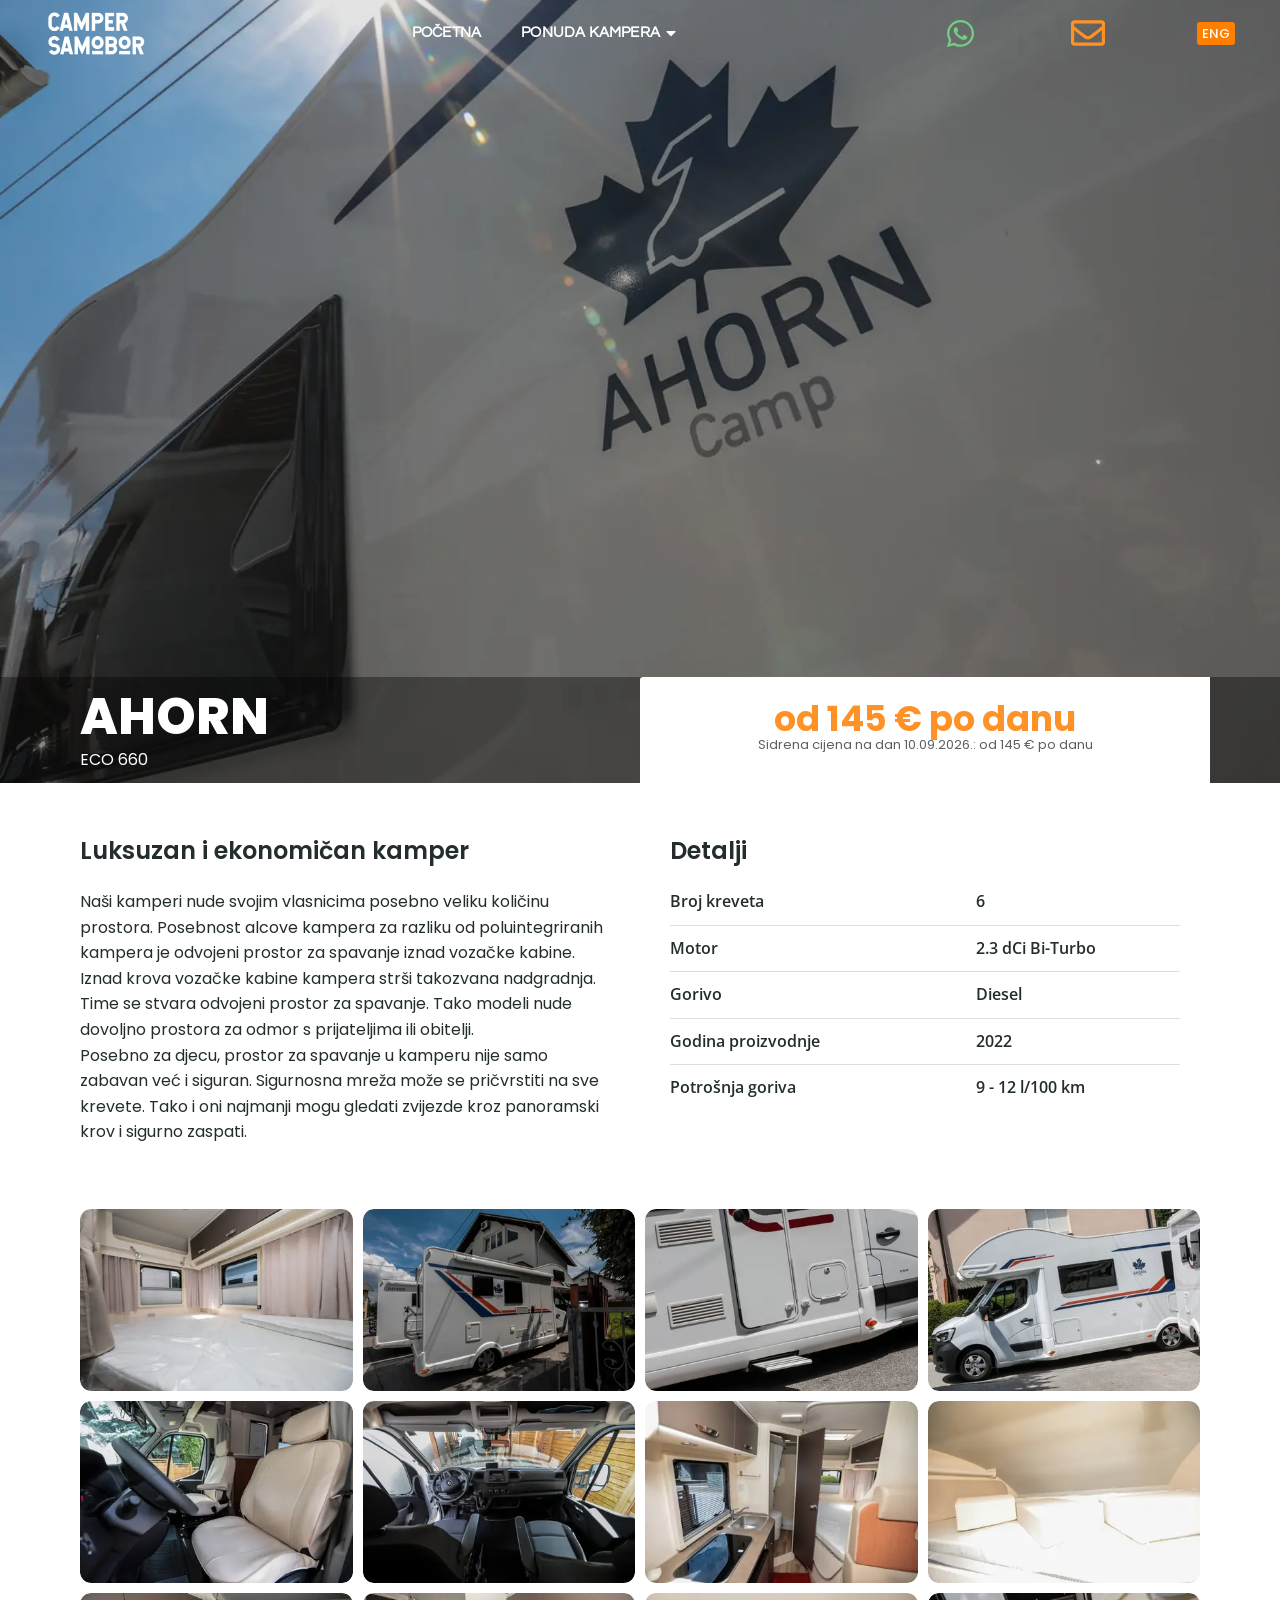
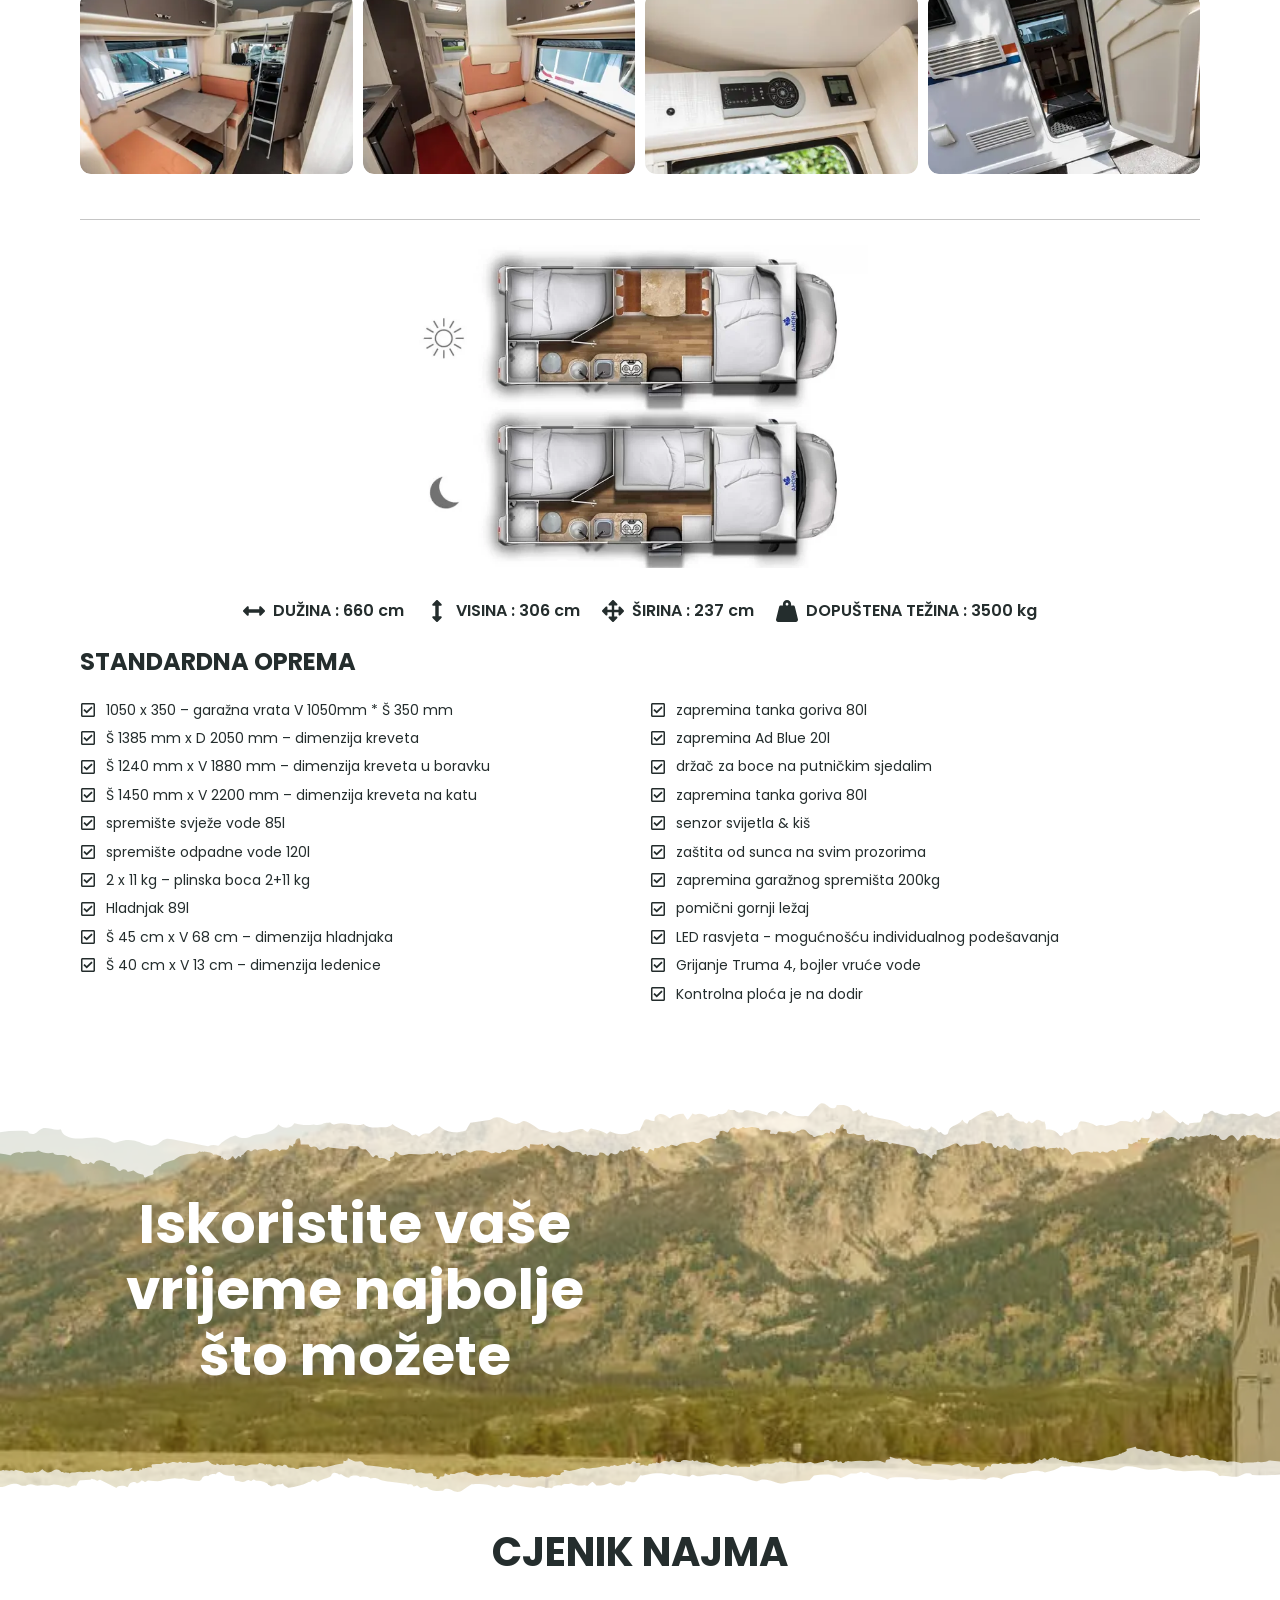
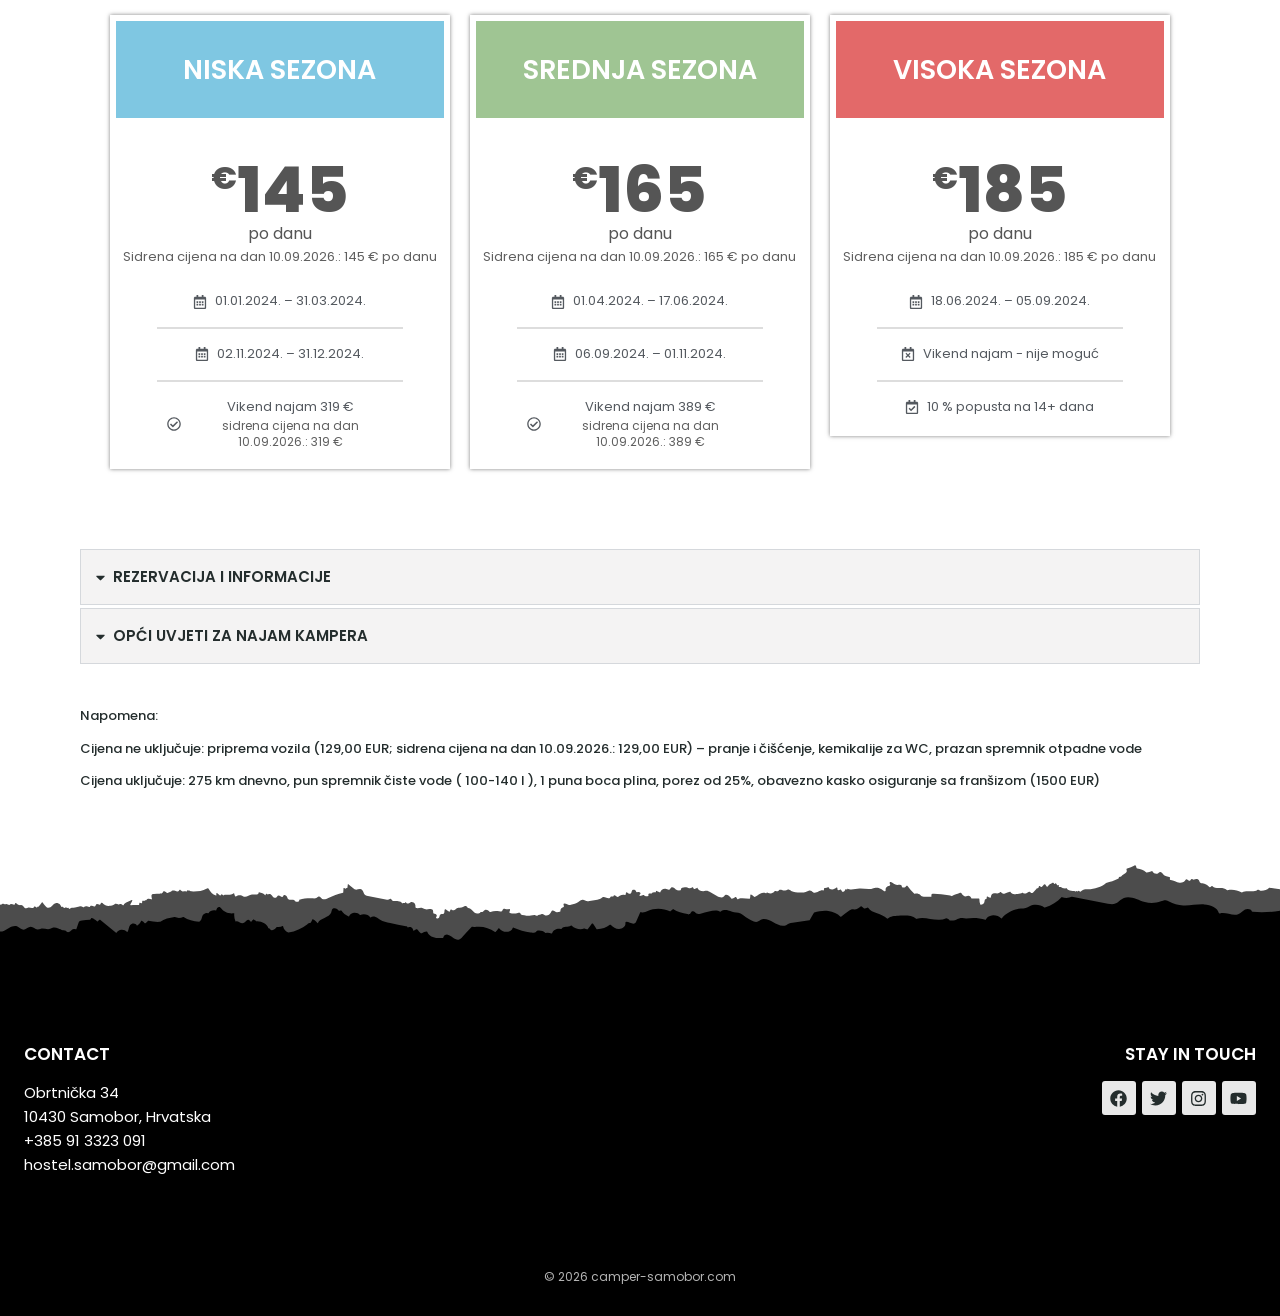
<file: ahorn.html>
<!DOCTYPE html>
<html lang="hr">
<head>
  <meta charset="UTF-8">
  <meta name="viewport" content="width=device-width, initial-scale=1">
  <link rel="icon" href="data:,">
  <title>NAJAM KAMPERA | AHORN | camper-samobor.com</title>
  <meta name="description" content="AHORN ECO 660 – od 145 € po danu. Luksuzan i ekonomičan kamper.">
  <link rel="preload" as="image" href="images/ahorn/AHORN-13-mobile.webp" media="(max-width: 800px) and (orientation: portrait)" fetchpriority="high">
  <link rel="preload" as="image" href="images/ahorn/AHORN-13.webp" media="not all and (max-width: 800px) and (orientation: portrait)" fetchpriority="high">
  <style>.d-hero{background-image:url("images/ahorn/AHORN-13.webp")}@media (max-width: 800px) and (orientation: portrait){.d-hero{background-image:url("images/ahorn/AHORN-13-mobile.webp")}}</style>
  <link rel="preload" href="fonts/poppins-400-latin.woff2" as="font" type="font/woff2" crossorigin>
  <link rel="preload" href="fonts/poppins-500-latin.woff2" as="font" type="font/woff2" crossorigin>
  <link rel="preload" href="fonts/poppins-800-latin.woff2" as="font" type="font/woff2" crossorigin>
  <link rel="stylesheet" href="css/style.css?v=5">
</head>
<body class="no-js">

<!-- Reusable SVG symbols -->
<svg width="0" height="0" style="position:absolute" aria-hidden="true">
  <defs>
    <symbol id="ico-whatsapp" viewBox="0 0 448 512"><path d="M380.9 97.1C339 55.1 283.2 32 223.9 32c-122.4 0-222 99.6-222 222 0 39.1 10.2 77.3 29.6 111L0 480l117.7-30.9c32.4 17.7 68.9 27 106.1 27h.1c122.3 0 224.1-99.6 224.1-222 0-59.3-25.2-115-67.1-157zm-157 341.6c-33.2 0-65.7-8.9-94-25.7l-6.7-4-69.8 18.3L72 359.2l-4.4-7c-18.5-29.4-28.2-63.3-28.2-98.2 0-101.7 82.8-184.5 184.6-184.5 49.3 0 95.6 19.2 130.4 54.1 34.8 34.9 56.2 81.2 56.1 130.5 0 101.8-84.9 184.6-186.6 184.6zm101.2-138.2c-5.5-2.8-32.8-16.2-37.9-18-5.1-1.9-8.8-2.8-12.5 2.8-3.7 5.6-14.3 18-17.6 21.8-3.2 3.7-6.5 4.2-12 1.4-32.6-16.3-54-29.1-75.5-66-5.7-9.8 5.7-9.1 16.3-30.3 1.8-3.7.9-6.9-.5-9.7-1.4-2.8-12.5-30.1-17.1-41.2-4.5-10.8-9.1-9.3-12.5-9.5-3.2-.2-6.9-.2-10.6-.2-3.7 0-9.7 1.4-14.8 6.9-5.1 5.6-19.4 19-19.4 46.3 0 27.3 19.9 53.7 22.6 57.4 2.8 3.7 39.1 59.7 94.8 83.8 35.2 15.2 49 16.5 66.6 13.9 10.7-1.6 32.8-13.4 37.4-26.4 4.6-13 4.6-24.1 3.2-26.4-1.3-2.5-5-3.9-10.5-6.6z"/></symbol>
    <symbol id="ico-envelope-o" viewBox="0 0 512 512"><path d="M464 64H48C21.49 64 0 85.49 0 112v288c0 26.51 21.49 48 48 48h416c26.51 0 48-21.49 48-48V112c0-26.51-21.49-48-48-48zm0 48v40.805c-22.422 18.259-58.168 46.651-134.587 106.49-16.841 13.247-50.201 45.072-73.413 44.701-23.208.375-56.579-31.459-73.413-44.701C106.18 199.465 70.425 171.067 48 152.805V112h416zM48 400V214.398c22.914 18.251 55.409 43.862 104.938 82.646 21.857 17.205 60.134 55.186 103.062 54.955 42.717.231 80.509-37.199 103.053-54.947 49.528-38.783 82.032-64.401 104.947-82.653V400H48z"/></symbol>
    <symbol id="ico-caret-down" viewBox="0 0 320 512"><path d="M31.3 192h257.3c17.8 0 26.7 21.5 14.1 34.1L174.1 354.8c-7.8 7.8-20.5 7.8-28.3 0L17.2 226.1C4.6 213.5 13.5 192 31.3 192z"/></symbol>
    <symbol id="ico-caret-up" viewBox="0 0 320 512"><path d="M288.662 352H31.338c-17.818 0-26.741-21.543-14.142-34.142l128.662-128.662c7.81-7.81 20.474-7.81 28.284 0l128.662 128.662c12.6 12.599 3.676 34.142-14.142 34.142z"/></symbol>
    <symbol id="ico-facebook" viewBox="0 0 512 512"><path d="M504 256C504 119 393 8 256 8S8 119 8 256c0 123.78 90.69 226.38 209.25 245V327.69h-63V256h63v-54.64c0-62.15 37-96.48 93.67-96.48 27.14 0 55.52 4.84 55.52 4.84v61h-31.28c-30.8 0-40.41 19.12-40.41 38.73V256h68.78l-11 71.69h-57.78V501C413.31 482.38 504 379.78 504 256z"/></symbol>
    <symbol id="ico-twitter" viewBox="0 0 512 512"><path d="M459.37 151.716c.325 4.548.325 9.097.325 13.645 0 138.72-105.583 298.558-298.558 298.558-59.452 0-114.68-17.219-161.137-47.106 8.447.974 16.568 1.299 25.34 1.299 49.055 0 94.213-16.568 130.274-44.832-46.132-.975-84.792-31.188-98.112-72.772 6.498.974 12.995 1.624 19.818 1.624 9.421 0 18.843-1.3 27.614-3.573-48.081-9.747-84.143-51.98-84.143-102.985v-1.299c13.969 7.797 30.214 12.67 47.431 13.319-28.264-18.843-46.781-51.005-46.781-87.391 0-19.492 5.197-37.36 14.294-52.954 51.655 63.675 129.3 105.258 216.365 109.807-1.624-7.797-2.599-15.918-2.599-24.04 0-57.828 46.782-104.934 104.934-104.934 30.213 0 57.502 12.67 76.67 33.137 23.715-4.548 46.456-13.32 66.599-25.34-7.798 24.366-24.366 44.833-46.132 57.827 21.117-2.273 41.584-8.122 60.426-16.243-14.292 20.791-32.161 39.308-52.628 54.253z"/></symbol>
    <symbol id="ico-instagram" viewBox="0 0 448 512"><path d="M224.1 141c-63.6 0-114.9 51.3-114.9 114.9s51.3 114.9 114.9 114.9S339 319.5 339 255.9 287.7 141 224.1 141zm0 189.6c-41.1 0-74.7-33.5-74.7-74.7s33.5-74.7 74.7-74.7 74.7 33.5 74.7 74.7-33.6 74.7-74.7 74.7zm146.4-194.3c0 14.9-12 26.8-26.8 26.8-14.9 0-26.8-12-26.8-26.8s12-26.8 26.8-26.8 26.8 12 26.8 26.8zm76.1 27.2c-1.7-35.9-9.9-67.7-36.2-93.9-26.2-26.2-58-34.4-93.9-36.2-37-2.1-147.9-2.1-184.9 0-35.8 1.7-67.6 9.9-93.9 36.1s-34.4 58-36.2 93.9c-2.1 37-2.1 147.9 0 184.9 1.7 35.9 9.9 67.7 36.2 93.9s58 34.4 93.9 36.2c37 2.1 147.9 2.1 184.9 0 35.9-1.7 67.7-9.9 93.9-36.2 26.2-26.2 34.4-58 36.2-93.9 2.1-37 2.1-147.8 0-184.8zM398.8 388c-7.8 19.6-22.9 34.7-42.6 42.6-29.5 11.7-99.5 9-132.1 9s-102.7 2.6-132.1-9c-19.6-7.8-34.7-22.9-42.6-42.6-11.7-29.5-9-99.5-9-132.1s-2.6-102.7 9-132.1c7.8-19.6 22.9-34.7 42.6-42.6 29.5-11.7 99.5-9 132.1-9s102.7-2.6 132.1 9c19.6 7.8 34.7 22.9 42.6 42.6 11.7 29.5 9 99.5 9 132.1s2.7 102.7-9 132.1z"/></symbol>
    <symbol id="ico-youtube" viewBox="0 0 576 512"><path d="M549.655 124.083c-6.281-23.65-24.787-42.276-48.284-48.597C458.781 64 288 64 288 64S117.22 64 74.629 75.486c-23.497 6.322-42.003 24.947-48.284 48.597-11.412 42.867-11.412 132.305-11.412 132.305s0 89.438 11.412 132.305c6.281 23.65 24.787 41.5 48.284 47.821C117.22 448 288 448 288 448s170.78 0 213.371-11.486c23.497-6.321 42.003-24.171 48.284-47.821 11.412-42.867 11.412-132.305 11.412-132.305s0-89.438-11.412-132.305zm-317.51 213.508V175.185l142.739 81.205-142.739 81.201z"/></symbol>
    <symbol id="ico-arrow-up" viewBox="0 0 448 512"><path d="M34.9 289.5l-22.2-22.2c-9.4-9.4-9.4-24.6 0-33.9L207 39c9.4-9.4 24.6-9.4 33.9 0l194.3 194.3c9.4 9.4 9.4 24.6 0 33.9L413 289.4c-9.5 9.5-25 9.3-34.3-.4L264 168.6V456c0 13.3-10.7 24-24 24h-32c-13.3 0-24-10.7-24-24V168.6L69.2 289.1c-9.3 9.8-24.8 10-34.3.4z"/></symbol>
    <symbol id="ico-arrows-alt-h" viewBox="0 0 512 512"><path d="M377.941 169.941V216H134.059v-46.059c0-21.382-25.851-32.09-40.971-16.971L7.029 239.029c-9.373 9.373-9.373 24.568 0 33.941l86.059 86.059c15.119 15.119 40.971 4.411 40.971-16.971V296h243.882v46.059c0 21.382 25.851 32.09 40.971 16.971l86.059-86.059c9.373-9.373 9.373-24.568 0-33.941l-86.059-86.059c-15.119-15.12-40.971-4.412-40.971 16.97z"/></symbol>
    <symbol id="ico-arrows-alt-v" viewBox="0 0 256 512"><path d="M214.059 377.941H168V134.059h46.059c21.382 0 32.09-25.851 16.971-40.971L144.971 7.029c-9.373-9.373-24.568-9.373-33.941 0L24.971 93.088c-15.119 15.119-4.411 40.971 16.971 40.971H88v243.882H41.941c-21.382 0-32.09 25.851-16.971 40.971l86.059 86.059c9.373 9.373 24.568 9.373 33.941 0l86.059-86.059c15.12-15.119 4.412-40.971-16.97-40.971z"/></symbol>
    <symbol id="ico-arrows-alt" viewBox="0 0 512 512"><path d="M352.201 425.775l-79.196 79.196c-9.373 9.373-24.568 9.373-33.941 0l-79.196-79.196c-15.119-15.119-4.411-40.971 16.971-40.97h51.162L228 284H127.196v51.162c0 21.382-25.851 32.09-40.971 16.971L7.029 272.937c-9.373-9.373-9.373-24.569 0-33.941L86.225 159.8c15.119-15.119 40.971-4.411 40.971 16.971V228H228V127.196h-51.23c-21.382 0-32.09-25.851-16.971-40.971l79.196-79.196c9.373-9.373 24.568-9.373 33.941 0l79.196 79.196c15.119 15.119 4.411 40.971-16.971 40.971h-51.162V228h100.804v-51.162c0-21.382 25.851-32.09 40.97-16.971l79.196 79.196c9.373 9.373 9.373 24.569 0 33.941L425.773 352.2c-15.119 15.119-40.971 4.411-40.97-16.971V284H284v100.804h51.23c21.382 0 32.09 25.851 16.971 40.971z"/></symbol>
    <symbol id="ico-weight-hanging" viewBox="0 0 512 512"><path d="M510.28 445.86l-73.03-292.13c-3.8-15.19-16.44-25.72-30.87-25.72h-60.25c3.57-10.05 5.88-20.72 5.88-32 0-53.02-42.98-96-96-96s-96 42.98-96 96c0 11.28 2.3 21.95 5.88 32h-60.25c-14.43 0-27.08 10.54-30.87 25.72L1.72 445.86C-6.61 479.17 16.38 512 48.03 512h415.95c31.64 0 54.63-32.83 46.3-66.14zM256 128c-17.64 0-32-14.36-32-32s14.36-32 32-32 32 14.36 32 32-14.36 32-32 32z"/></symbol>
    <symbol id="ico-calendar-alt" viewBox="0 0 448 512"><path d="M148 288h-40c-6.6 0-12-5.4-12-12v-40c0-6.6 5.4-12 12-12h40c6.6 0 12 5.4 12 12v40c0 6.6-5.4 12-12 12zm108-12v-40c0-6.6-5.4-12-12-12h-40c-6.6 0-12 5.4-12 12v40c0 6.6 5.4 12 12 12h40c6.6 0 12-5.4 12-12zm96 0v-40c0-6.6-5.4-12-12-12h-40c-6.6 0-12 5.4-12 12v40c0 6.6 5.4 12 12 12h40c6.6 0 12-5.4 12-12zm-96 96v-40c0-6.6-5.4-12-12-12h-40c-6.6 0-12 5.4-12 12v40c0 6.6 5.4 12 12 12h40c6.6 0 12-5.4 12-12zm-96 0v-40c0-6.6-5.4-12-12-12h-40c-6.6 0-12 5.4-12 12v40c0 6.6 5.4 12 12 12h40c6.6 0 12-5.4 12-12zm192 0v-40c0-6.6-5.4-12-12-12h-40c-6.6 0-12 5.4-12 12v40c0 6.6 5.4 12 12 12h40c6.6 0 12-5.4 12-12zm96-260v352c0 26.5-21.5 48-48 48H48c-26.5 0-48-21.5-48-48V112c0-26.5 21.5-48 48-48h48V12c0-6.6 5.4-12 12-12h40c6.6 0 12 5.4 12 12v52h128V12c0-6.6 5.4-12 12-12h40c6.6 0 12 5.4 12 12v52h48c26.5 0 48 21.5 48 48zm-48 346V160H48v298c0 3.3 2.7 6 6 6h340c3.3 0 6-2.7 6-6z"/></symbol>
    <symbol id="ico-check-circle" viewBox="0 0 512 512"><path d="M256 8C119.033 8 8 119.033 8 256s111.033 248 248 248 248-111.033 248-248S392.967 8 256 8zm0 48c110.532 0 200 89.451 200 200 0 110.532-89.451 200-200 200-110.532 0-200-89.451-200-200 0-110.532 89.451-200 200-200m140.204 130.267l-22.536-22.718c-4.667-4.705-12.265-4.736-16.97-.068L215.346 303.697l-59.792-60.277c-4.667-4.705-12.265-4.736-16.97-.069l-22.719 22.536c-4.705 4.667-4.736 12.265-.068 16.971l90.781 91.516c4.667 4.705 12.265 4.736 16.97.068l172.589-171.204c4.704-4.668 4.734-12.266.067-16.971z"/></symbol>
    <symbol id="ico-calendar-times" viewBox="0 0 448 512"><path d="M311.7 374.7l-17 17c-4.7 4.7-12.3 4.7-17 0L224 337.9l-53.7 53.7c-4.7 4.7-12.3 4.7-17 0l-17-17c-4.7-4.7-4.7-12.3 0-17l53.7-53.7-53.7-53.7c-4.7-4.7-4.7-12.3 0-17l17-17c4.7-4.7 12.3-4.7 17 0l53.7 53.7 53.7-53.7c4.7-4.7 12.3-4.7 17 0l17 17c4.7 4.7 4.7 12.3 0 17L257.9 304l53.7 53.7c4.8 4.7 4.8 12.3.1 17zM448 112v352c0 26.5-21.5 48-48 48H48c-26.5 0-48-21.5-48-48V112c0-26.5 21.5-48 48-48h48V12c0-6.6 5.4-12 12-12h40c6.6 0 12 5.4 12 12v52h128V12c0-6.6 5.4-12 12-12h40c6.6 0 12 5.4 12 12v52h48c26.5 0 48 21.5 48 48zm-48 346V160H48v298c0 3.3 2.7 6 6 6h340c3.3 0 6-2.7 6-6z"/></symbol>
    <symbol id="ico-calendar-check" viewBox="0 0 448 512"><path d="M400 64h-48V12c0-6.627-5.373-12-12-12h-40c-6.627 0-12 5.373-12 12v52H160V12c0-6.627-5.373-12-12-12h-40c-6.627 0-12 5.373-12 12v52H48C21.49 64 0 85.49 0 112v352c0 26.51 21.49 48 48 48h352c26.51 0 48-21.49 48-48V112c0-26.51-21.49-48-48-48zm-6 400H54a6 6 0 0 1-6-6V160h352v298a6 6 0 0 1-6 6zm-52.849-200.65L198.842 404.519c-4.705 4.667-12.303 4.637-16.971-.068l-75.091-75.699c-4.667-4.705-4.637-12.303.068-16.971l22.719-22.536c4.705-4.667 12.303-4.637 16.97.069l44.104 44.461 111.072-110.181c4.705-4.667 12.303-4.637 16.971.068l22.536 22.718c4.667 4.705 4.636 12.303-.069 16.97z"/></symbol>
    <symbol id="ico-check-square" viewBox="0 0 448 512"><path d="M400 32H48C21.49 32 0 53.49 0 80v352c0 26.51 21.49 48 48 48h352c26.51 0 48-21.49 48-48V80c0-26.51-21.49-48-48-48zm0 400H48V80h352v352zm-35.864-241.724L191.547 361.48c-4.705 4.667-12.303 4.637-16.97-.068l-90.781-91.516c-4.667-4.705-4.637-12.303.069-16.971l22.719-22.536c4.705-4.667 12.303-4.637 16.97.069l59.792 60.277 141.352-140.216c4.705-4.667 12.303-4.637 16.97.068l22.536 22.718c4.667 4.706 4.637 12.304-.068 16.971z"/></symbol>
    <symbol id="ico-chevron-left" viewBox="0 0 320 512"><path d="M34.52 239.03L228.87 44.69c9.37-9.37 24.57-9.37 33.94 0l22.67 22.67c9.36 9.36 9.37 24.52.04 33.9L131.49 256l154.02 154.75c9.34 9.38 9.32 24.54-.04 33.9l-22.67 22.67c-9.37 9.37-24.57 9.37-33.94 0L34.52 272.97c-9.37-9.37-9.37-24.57 0-33.94z"/></symbol>
    <symbol id="ico-chevron-right" viewBox="0 0 320 512"><path d="M285.476 272.971L91.132 467.314c-9.373 9.373-24.569 9.373-33.941 0l-22.667-22.667c-9.357-9.357-9.375-24.522-.04-33.901L188.505 256 34.484 101.255c-9.335-9.379-9.317-24.544.04-33.901l22.667-22.667c9.373-9.373 24.569-9.373 33.941 0L285.475 239.03c9.373 9.372 9.373 24.568.001 33.941z"/></symbol>
    <symbol id="ico-times" viewBox="0 0 352 512"><path d="M242.72 256l100.07-100.07c12.28-12.28 12.28-32.19 0-44.48l-22.24-22.24c-12.28-12.28-32.19-12.28-44.48 0L176 189.28 75.93 89.21c-12.28-12.28-32.19-12.28-44.48 0L9.21 111.45c-12.28 12.28-12.28 32.19 0 44.48L109.28 256 9.21 356.07c-12.28 12.28-12.28 32.19 0 44.48l22.24 22.24c12.28 12.28 32.2 12.28 44.48 0L176 322.72l100.07 100.07c12.28 12.28 32.2 12.28 44.48 0l22.24-22.24c12.28-12.28 12.28-32.19 0-44.48L242.72 256z"/></symbol>
    <g id="torn"><path opacity="0.7" d="M0.1,197.8c12.1,1.7,23,3.5,33.8,5.3c0.9,0.1,1.9-0.1,2.6-0.8 c6.5-6.2,17.2-9.5,27.2-8.2c0.3,0,0.7,0.1,1,0.3c1.6,0.7,3.1,1.5,4.7,2.2c1,0.5,2.3,0.3,3.2-0.4c11.5-8.5,35.2,1,46.8-7.3 c1-0.7,2.3-0.7,3.3-0.1c11.8,7.4,28.3,10.1,42.8,6.8c1.2-0.3,2.4,0.3,3.2,1.3c3.7,5.1,13.4,6,21.3,5.7c7.7-0.3,17.2,0.1,21.6,4.7 c1,1.1,2.7,1.2,3.9,0.4c1.2-0.8,2.3-1.6,3.5-2.3c1.3-0.9,3-0.6,4,0.5c4.7,5.6,12.2,9.6,20.5,10.9c2.4,0.4,4.9,0.6,6.7,1.9 c2.7,1.9,2.6,5.3,4.2,7.9c2.6,4.2,10.5,4.9,14.8,2c1-0.7,2.4-0.7,3.4,0.1c0.6,0.4,1.1,0.8,1.7,1.2c1.3,0.9,3,0.7,4.1-0.5 c1.1-1.2,2.1-2.4,3.2-3.6c1-1.2,2.7-1.4,4-0.5c1.9,1.3,3.9,2.6,5.9,3.9c1.5,1,3.6,0.5,4.4-1.2c2.9-5.9,11-10.1,18.9-9.2 c9.7,1.1,18.7,8.6,27.4,8.8c2.3,0.1,3.8,2.6,2.6,4.6c0,0,0,0.1-0.1,0.1c-1.2,2,0.3,4.5,2.6,4.6c7.7,0.2,15.3,3.5,19.3,8.8 c2.2,2.9,4.9,7,9.1,6.3c2.4-0.4,3.9-2.2,5.7-3.5c5.5-3.7,14.8-0.6,16.8,4.5c0.6,1.5,2.2,2.3,3.7,1.9c4.8-1.4,9.7-2.8,14.6-4.1 c1-0.3,2.1,0,2.8,0.7c6.8,6.2,16.7,10.4,27.1,11.3c1.3,0.1,2.3,1,2.7,2.3c0.5,1.8,0.9,3.6,1.4,5.4c0.5,1.9,2.6,2.9,4.4,2 c7.3-3.8,15.1-6.9,23.1-9.4c1.8-0.6,2.7-2.7,1.8-4.3c-1.6-3-0.3-7.6,2.9-10.1c4.2-3.5,10.1-5.7,13.2-9.7c0.6-0.8,1.4-1.2,2.4-1.3 c0.8,0,1.6,0,2.4-0.1c1.2,0,2.2-0.7,2.7-1.8c0.5-1.2,1.1-2.3,1.6-3.5c0.3-0.6,0.8-1.1,1.4-1.4c11.4-5.8,24-10.1,37.2-12.6 c14.5-12.2,35.4-19.5,56.5-19.7c2.7-0.1,5.4,0.1,8-0.4c2.7-0.5,5.2-1.5,7.8-2.3c2.7-0.8,4.7-3.1,6.8-4.6c0.6-0.4,1.2-0.8,2-0.7 c1.7,0.2,1.8,2.5,3.4,2.8c1.8,0.2,3-2.4,4.7-1.8c0.6,0.2,1,0.9,1.6,1.1c1.6,0.6,3-1.8,4.8-1.5c0.6,0.1,1.1,0.6,1.6,0.9 c0.7,0.4,1.6,0.5,2.5,0.6c2.9,0.4,5.9,0.8,8.8,1.2c2.9,0.4,6,0.8,8.6,2c2.1,1,3.8,2.5,4.5,4.3c0.3,0.8,1,1.3,1.8,1.2 c4.4-0.6,8.9-0.2,13.1,1.1c-0.3,0.1-0.5,0.3-0.3,0.6c0.4,0.4,1.3,0.3,1.9,0.1c0.6-0.1,1.6,0,1.7,0.5c-0.8,0.3-1.6,0.8-2.1,1.4 c2.6,0.3,5.3,0.4,7.9,0.4c1.1,0,1.9,1.1,1.6,2.2c-0.2,0.7-0.3,1.4-0.3,2.1c0,1.4,1.8,2.2,2.8,1.2c0,0,0,0,0,0 c0.7-0.7,1.9-0.6,2.5,0.2c1.2,1.6,2.4,3.2,3.6,4.9c0.7,1.1,2.3,1,2.9-0.2c0-0.1,0.1-0.1,0.1-0.2c0.5-1,2-1.2,2.7-0.3 c0.9,1,1.9,2.1,2.8,3.1c0.7,0.7,1.8,0.7,2.5-0.1c2.4-2.6,8-3.4,10.7-6.1c2-2,2.5-5.1,5.4-6.1c0.3-0.1,0.7-0.2,1.1-0.1 c0.4,0.1,0.7,0.4,0.9,0.8c1.3,1.9,2.5,3.7,3.8,5.6c0.5,0.7,1,1.5,1.9,1.7c1.5,0.3,2.8-0.8,3.7-1.8c1.6-1.9,3.1-3.7,4.7-5.6 c0.5-0.6,1-1.2,1.9-1.5c2.4-0.7,3.8,1.9,5.9,3c0.8,0.4,1.8,0.1,2.2-0.7c0.5-0.9,0.6-2,1-3c0.4-1.4,1.6-3.1,3.4-3 c0.7,0,1.3,0.3,2,0.2c0.4-0.1,0.8-0.4,0.8-0.8c0-0.4,0-0.8,0.3-1.1c2.8-3.3,5.7-5.8,8.6-9.2c1.9-2.4,5.2-5,8.3-3.8 c1.9,0.8,2.7,2.9,4.7,3.6c3.3,1.2,6.2-2.1,8.9-4c3.2-2.3,9.3-2.2,11.4,0.5c0.5,0.7,1.4,0.7,2.2,0.3c4.1-2.4,9.3-3.2,14.4-3.8 c4.6-0.5,9.3-0.9,13.8,0.1c3.8,0.9,7.4,3.1,8.7,6.1c0.4,0.8,1.2,1.2,2.1,0.9c5.1-1.7,10.2-3.5,15.4-5.3c1.4-0.5,3-1,4.6-0.9 c3.8,0.4,5.7,4.3,8.9,5.6c0.9,0.3,1.8-0.1,2.2-1c0.9-2.4,5.1-3.8,8.6-3.7c4.1,0.1,8.4,1.3,12.2,0.1c5.5-1.7,7-7,7.3-11.8 c0.1-1,1-1.7,2-1.5c3.1,0.7,6,2,8.3,3.8c1.1,0.8,2.6,0.1,2.7-1.3c0.1-1.3,0-2.6-0.3-3.8c-0.2-0.9,0.4-1.9,1.4-2 c2.1-0.2,4.2-1.8,4.9-3.6c1-2.3,0.7-4.9,1.4-7.2c1.3-4,5.9-7.2,11-7.7c0.8-0.1,1.5,0.4,1.8,1.1c1.7,5.3,2.6,10.8,2.5,16.3 c0,0.9,0.7,1.7,1.6,1.7c7.3,0.4,14.7,0.5,22,0.2c0.7,0,1.3,0.3,1.5,0.9c1.9,3.8,5,7.8,9.8,7.4c2.1-0.2,3.9-1.2,6-1.6 c6.2-1.1,11.2,3.8,14,8.3c0.8,1.3,1.9,2.8,3.6,3c1.1,0.2,2.3-0.2,3.4-0.6c3.8-1.3,7.5-2.7,11.3-4c4.6-1.6,8.1-3.6,12.1-5.8 c0.5-0.3,1.2-0.3,1.7,0c2.5,1.6,5.9,2.2,9,2.6c15.2,2.1,30.5,3.6,45.8,4.5c2.1,0.1,4.4,0.1,6.1-0.9c2.1-1.3,2-3.6,1.3-5.8 c-0.4-1.1,0.4-2.2,1.6-2.2c7.5-0.2,15.1-0.2,22.6-0.1c2.1,0,4.4,0.1,6.2,1c1.8,0.9,2.9,2.5,4.3,3.9c3.9,3.9,10.8,5.5,16.7,4.2 c1-0.2,2.1,0.1,2.8,0.8c7.5,7.1,14.1,14.7,19.8,22.8c1.3,1.9,4.1,1.9,5.3-0.1c0.7-1.2,1.6-2.2,2.9-3c2.9-2,8.2-1.9,9.7,0.9 c0.8,1.5,0.4,3.2,1.3,4.6c2.4,3.4,8.8,1.2,13.8,1.4c7.6,0.3,13,7.4,19.5,9.4c2.6,0.8,4.9-1.9,3.8-4.3c-0.4-0.9-0.9-1.7-1.3-2.6 c-1.1-1.9,0.1-4.3,2.2-4.7c3.6-0.6,7-2.2,9.2-4.6c2.2-2.5,3.1-5.8,2.4-8.9c-0.5-2.5,1.8-4.6,4.2-3.7c3.1,1.2,6,3.8,8.6,5.8 c4.9,3.7,11.9,5.4,18.5,4.6c4.7-0.6,9-2.3,13.6-3.2c12-2.2,24.4,1.9,36.6,1.2c13-0.7,27.8-6.3,37.9,0.2c-1.5-0.8-0.4-3,1.5-3.3 c1.1-0.2,2.1,0,3.2,0.4c0.9,0.3,1.8-0.3,1.9-1.2c0.6-3.3,4.2-6.3,8.3-6.6c0.7-0.1,1.3,0.4,1.5,1.1c0.5,2,1.7,4,3.2,5.7 c0.5,0.5,1.2,0.6,1.8,0.3c2.2-1.2,4.9-1.8,7.5-1.8c0.9,0,1.5,0.7,1.5,1.6c-0.1,2.1,0.2,4.2,1.1,6.1c0.4,0.9,1.6,1.1,2.3,0.5 c3.5-3.1,8.1-5.6,13.3-5.8c4.9-0.2,9.9,2.6,11,6.2c0.3,0.9,1.4,1.3,2.2,0.8c2.8-1.9,6.6-2.8,10.2-2.5c0.8,0.1,1.5-0.5,1.6-1.2 c0.3-1.8,0.5-3.5,0.8-5.3c0.1-0.9,1.1-1.5,2-1.2c4.7,1.7,10.7-1.1,15.1-3.7c5-2.9,12.6-5.6,16.7-1.8c2.9,2.6,7.4,6.2,11.6,5.2 c4.2-1.1,7.5-3.5,11.5-4.9c5.4-1.8,11.4-1.6,17.2-1.4c9.6,0.4,19.7,0.9,27.7,5.1c3.6,1.9,7.4,4.6,11.6,3.9c2.7-0.5,4.8-2.3,7.4-2.8 c3.3-0.7,6.6,0.8,9.7,1.9s7.4,1.5,9.4-0.7c0.9-0.9,1.3-2.2,2.4-2.8c2.6-1.6,6.3,0.8,9.5,0.2c2.8-0.6,3.9-3.2,5.8-5 c4.6-4.2,12.7-2.3,19.2,0.3c0.9,0.4,2-0.3,2-1.3c0,0,0,0,0,0c0.1-1.1,1.2-1.7,2.1-1.2c4.9,2.7,12.6,1.2,17.9-1.7 c5.8-3.2,10.5-7.7,17-9.7c0.5-0.2,1.1,0,1.5,0.4c2.7,2.8,5.9,5.3,9.6,7.2c1,0.5,2.1-0.2,2.2-1.3c0.1-3.4,0.4-6.9,1-10.4 c0.1-0.7,0.8-1.3,1.6-1.2c7.5,0.5,14.9,0.9,22.3,1.3c4.7,0.3,10.4,0.1,13.1-2.7c0.5-0.6,1.4-0.7,2-0.2c2.1,1.7,1.7,5.8,4.8,6.4 c1.3,0.3,2.7-0.3,3.9-0.9c2.8-1.3,5.7-2.6,8.6-4c0.7-0.3,1.5-0.1,1.8,0.5c2.4,3.9,6,7.4,10.2,10c2,1.3,4.7,2.5,7.1,1.8 c3.1-0.8,4.1-3.8,6.2-5.8c2.8-2.5,7.6-3.1,11.7-2.2c4,0.9,7.6,2.9,11,4.8c7.2,4.2,14.4,8.3,21.6,12.4c3.8,2.2,8.7,4.5,13,3 c9.1-3.2,21.1,0.9,24.4,8.3c0.3,0.8,1.2,1.2,2,0.8c2.5-1.2,5-2.4,7.4-3.5c0.6-0.3,1.3-0.1,1.8,0.4c1.2,1.4,2.1,2.9,2.8,4.4 c0.4,0.8,1.4,1.2,2.2,0.7c2.8-1.8,6-3.5,9.6-3.1c2.2,0.3,4.1,1.3,6.1,2.1c5,1.9,11.1,1.7,16-0.4c2.7-1.1,4.9-4.1,3.9-6 c-0.4-0.8,0.2-1.8,1.1-2c5.1-1.2,11-0.2,14.9,2.7c2.2,1.6,3.8,3.6,6.1,5.1c2.3,1.4,5.8,2.2,8.1,0.7c2.5-1.5,2.6-4.8,5.2-6.2 c3.8-2,8.2,1.5,12.6,2.4c4,0.8,8.2-0.8,11.1-3.2c2.4-2.1,4-4.7,5.4-7.3c0.4-0.7,1.2-0.9,1.9-0.6c3.8,1.6,7.6,3.3,11.4,5 c0-1.6,0.1-3.2,0.2-4.8c3.2-0.1,6.4-0.2,9.7-0.3c1.1,0,2-0.7,2.3-1.8c0,0,0,0,0,0c0.4-1.2,1.6-1.9,2.9-1.7c2.2,0.4,4.4,0.6,6.3-0.2 c1.9-0.7,2.8-2.9,2.1-4.3c-0.6-1.2-0.2-2.7,1-3.3c1.8-1,4-1.3,6.3-0.9c2.6,0.4,4.8,1.7,6.1,3.4c0.8,1.1,2.2,1.3,3.4,0.7 c2-1.2,4.3-2.1,6.7-2.7c1.2-0.3,2.7-0.5,3.7,0.2c2.4,1.7-1.8,4.3-2.6,6.8c-0.8,2.3,2,4.7,5,5.1c1.9,0.2,3.7,0,5.6-0.5 c1.5-0.4,2.9,0.6,3.2,2c0.3,1.6,1.1,3,2.6,4.1c2.3,1.8,6.5,2.1,8.8,0.2c3.8-3.1,1.3-10,6.4-11.5c3.8-1.1,6.7,2.3,10.1,4.3 c1.5,0.9,3.5,0,3.8-1.7c0.2-1.2,0.3-2.5,0.3-3.7c0-1.6,1.5-2.8,3.1-2.5c5.3,1.1,11.3,0.2,15.6-2.7c2.2-1.5,4.5-3.7,7.3-3.4 c3.7,0.3,6.1,4.5,9.3,5c1.1,0.2,2.2-0.5,2.6-1.6c0.1-0.2,0.2-0.5,0.3-0.7c0.4-1.3,1.7-2,3-1.7c2.6,0.6,5.3,0.6,6.7-1 c0.6-0.7,0.8-1.6,1.3-2.4c2-2.9,7.6-2.1,11.3-0.5s8.1,3.6,11.7,1.9c1.2-0.6,2.1-1.5,3.1-2.3c4.6-3.8,11.6-5.1,18.2-6.1 c6.5-1,12.9-2.1,19.4-3.1c3.6-0.6,7.3-1.1,10.8-0.2c3.3,0.9,6.1,3.1,9.6,3.5c5.8,0.6,10.1-3.7,14.5-6.8c6.5-4.5,15-6.5,23.2-8.5 c1.8-0.4,3.7-0.9,5.6-0.6c2.2,0.3,4,1.5,6,2.4c2.7,1.2,5.9,1.9,9,1.8c1.6,0,2.8-1.6,2.4-3.2c-0.5-1.9-1.9-4-1.1-5.9 c0.8-1.9,3.5-2.7,5.6-3.8c3.7-2.1,5.6-6,5-9.5c-0.2-1.4,0.7-2.7,2.1-2.9c2.8-0.4,5.5-0.9,8.3-1.2c4.6-0.7,10.8,6.6,15,5 c1.9-0.6,2.6-2.4,3.3-4c1.5-3.4,3.7-6.7,7.2-8.9c3.6-2.2,8.5-3.1,12.6-1.7c2.8,1,4.9,3,7.8,3.8c2.1,0.6,4.9-0.1,6-1.4 c0.6-0.7,1.5-1,2.4-0.9c2.3,0.4,5.2-0.7,6.3-2.4c0.7-1,2-1.4,3.2-0.9c1.4,0.6,2.8,1.3,4.3,1.9c1.1,0.5,2.3,1.1,3.6,0.9 c0.5,0,1-0.3,1.4-0.6c0.6-0.5,1.4-0.8,2.1-0.5c2.9,0.9,7.1-0.9,10.7-1.6c3.1-0.6,6.4-0.1,9.6,0.4c4.4,0.7,8.8,1.4,13.2,2.1 c1.3,0.2,2.7,0.4,3.7,1.2c1.9,1.5,1.6,4.2,3.8,5.3c1.8,1,4.3,0.2,6.4-0.5c7.7-2.4,16.7-2.3,24.3,0.4c1.4,0.5,2,2.1,1.4,3.5 c-0.8,1.7-1.4,3.4-1.9,5.2c-0.5,1.9,1.1,3.5,3,3.2c4-0.8,8.3-0.7,12.2,0.2c1.9,0.5,4,1.1,5.7,0.4c2.8-1.2,2.3-4.6,4.2-6.6 c2.9-3.2,9-1.2,13.8-0.2c7.5,1.5,15.2-0.5,22.2-3.1c1-0.4,2.2-0.1,2.9,0.8c1.5,1.8,3,3.5,5.2,4.8c2.7,1.6,6.5,2.2,9.4,0.9 c2.6-1.2,3.9-3.6,6.1-5.3c1.4-1,3.8-1.5,5.5-1.1c1,0.3,2.1-0.3,2.7-1.1c2.1-3,8.1-4.5,12.6-3c5.6,1.8,9,6.2,12.7,10 c3.2,3.3,7.6,6.6,12.7,7c1.1,0.1,1.9,0.9,2.2,1.9c0.8,2.6,4.3,4.6,7.5,3.9c2.4-0.5,4.2-2,6.2-3.1c3.8-2.1,8.9-2.9,13.4-2.1 c0.4,0.1,0.7,0.1,1.1,0c3.3-0.9,6.1-2.7,8.5-4.7c2.4-2.2,6.2-4,9.5-2.9c1.6,0.6,3.1,2,4.9,1.7c2.3-0.3,2.4-2.6,2.9-4.6 c0.4-1.6,2.2-2.4,3.7-1.6c3.4,1.8,6.4,3.9,9,6.4c1.5,1.5,4.1,0.5,4.3-1.6c0.2-2.4,0.5-4.7,0.7-7.1c0.2-1.7,0.5-3.6,2.2-4.7 c2.4-1.5,6-0.3,8.7-1.4c4.1-1.6,3.2-6.5,5.4-9.7c1.4-2,4.2-3.1,7.1-3.1c2.1,0,3.3,2.4,2,4.1c-0.9,1.2-1.5,2.4-1.8,3.7 c-0.5,2.5,1,5.5,4.1,6.2c1.2,0.2,2.4,0.1,3.6,0.5c5.5,1.5,1.8,8.8,5.2,12.7c2.1,2.5,6.7,2.7,10.4,2.1s7.5-1.7,11.2-1.1 c4.1,0.7,7.2,3.5,11.2,4.3c5.8,1.2,12.7-1.8,18-0.5c1.6,0.4,2.8,1.9,2.7,3.6c-0.2,3.5-0.1,7.1,1.9,10.2c2.4,3.8,8.4,6.4,13.1,4.4 c2.5-1,4.2-3.2,6.9-4c3.2-0.9,6.9,1.2,7.7,3.7c0.2,0.7,1.1,0.8,1.6,0.3c0.8-0.8,1.5-1.6,2.2-2.4c0.3-0.3,0.7-0.4,1.1-0.2 c1.6,0.8,4,0.5,5.3-0.6c0.4-0.4,1-0.3,1.4,0.2c2.4,3.4,7.1,5.8,12.1,6c0.1,0,0.3,0,0.4,0.1c5.2,2.7,14.4-1.4,18.5,2.3 c2.1,1.9,2.5,5.4,5.5,5.6c2.9,0.3,4.6-2.9,7.5-3.4c1.1-0.2,2.3,0,3.4,0.2c18.5,3.7,37,7.4,55.5,11.1c5.2,1,10.7,2.2,14.1,5.5 c2.8,2.7,3.6,6.3,5.1,9.6s4.3,6.7,8.6,7.3c5.2,0.6,10.3-3,15.3-1.7c1.7,0.5,3.2,1.5,4.5,2.6c5.9,4.6,11.7,9.3,17.4,14.1 c0.6,0.5,1.4,0.1,1.5-0.6c0.5-3.5,0.9-7,1.4-10.4c0.1-0.4,0.4-0.8,0.9-0.8c0.6-0.1,1.3,0,1.9,0.1c0.7,0.1,1.3-0.5,1.1-1.2 c0,0,0,0,0,0c-0.2-0.8,0.6-1.5,1.3-1.1c1.8,0.9,3.8,1.5,5.8,1.8c0.5,0.1,1-0.3,1.1-0.9c0.3-4.1,0.4-8.2,0.7-12.3 c0-0.4,0.3-0.8,0.7-0.9c16.2-3.6,31.6-9.3,45.7-16.6c5.7-3,13.4-6.3,18.9-3c4.1,2.5,6.4,8.4,11.4,7.4c2.4-0.4,3.8-2.4,5.7-3.7 c3.7-2.4,8.9-2.1,13.6-1.8c13.8,0.7,27.7-0.8,40.8-4.3c0.5-0.1,0.8-0.7,0.6-1.3c-0.7-1.9,1-4.2,3.4-5c2.7-0.7,5.6-0.1,8.1,1 c0.3,0.1,0.5,0.4,0.5,0.8c0.2,2.6,6,4.9,9.4,4.7c3.6-0.1,7.4-1.2,10.6,0.1c4.1,1.7,4.7,6.1,6.3,9.5c1.7,3.4,7.6,6.5,10.4,3.5 c1.1-1.2,1.1-3.1,2.6-4.1c3.9-2.5,8,4.4,12.9,3.9c4-0.4,4.7-5.2,8.4-6.7c3.2-1.4,7.1,0.5,9.2,2.9c2.1,2.3,3.5,5.2,6.2,7 c2.5,1.6,6.9,1.8,8.6-0.1c0.3-0.4,0.9-0.4,1.3-0.1c1.2,1,2.6,1.8,4.3,2.3c0.4,0.1,0.9-0.1,1.1-0.5c0.5-1.1,1.1-2.3,1.6-3.4 c0.3-0.7,1.3-0.7,1.7,0c2.9,5.1,11,7.5,18.3,8.9c0.6,0.1,1.2-0.4,1.1-1c-0.4-2.8,3.6-5.7,7.5-6.2c4.5-0.6,9.1,0.4,13.6-0.2 c8.8-1.3,16.4-9,24.8-6.5c2.1,0.7,3.9,1.9,5.9,2.8c6.1,2.7,14.4,1.5,19-2.7c0.4-0.4,1.1-0.3,1.4,0.1c2.1,3,3.5,6.3,4.1,9.8 c0.1,0.7,0.9,1,1.4,0.6c5.1-3.4,11.9-5.3,18.6-5c4.4,0.2,10,1,12.7-1.6c0.3-0.3,0.8-0.3,1.1-0.1c1.7,1,3.3,2.1,5,3.2 c0.4,0.2,0.9,0.2,1.2-0.2c0.9-1,1.9-2,2.9-3c0.3-0.3,0.9-0.4,1.3-0.1c3.1,2.5,6.2,5.1,9.3,7.6c0.5,0.4,1.3,0.2,1.5-0.4 c0.6-2,0.8-4.1,0.5-6.2c-0.1-0.7,0.5-1.2,1.1-1.1c11,2.3,17.6,11.7,22.6,20c0.6,0.9,1.3,2,2.6,2.3c1.7,0.4,3.3-0.7,4.6-1.5 c10.7-7.1,25.7-7.9,39.5-8.3c4.8-0.2,10.4,0,13.5,2.7c0.4,0.3,0.9,0.4,1.3,0.3c1.3-0.4,2.8-0.2,4,0.3c0.8,0.4,1.8,0,2.1-0.8 c0.2-0.5,0.3-1,0.5-1.5c0.3-0.8,1.1-1.2,1.9-0.9c3,1.2,6.8,1,9.7-0.4c0.5-0.2,1-0.2,1.5,0.1c2.1,1.4,4.2,2.9,6.3,4.3 c0.7,0.5,1.6,1.1,2.6,0.9c1.6-0.2,1.8-1.9,2.6-3c2.3-3.2,8.2-1.6,12.3,0.1c3.8,1.5,10.2,2,11.4-1.2c0.1-0.3,0.4-0.6,0.7-0.7 c3.7-1.9,7.6-3,11.3-4.9c0.5-0.2,1.1-0.2,1.5,0.1c2.5,1.9,5.3,3.5,8.2,4.9c0.6,0.3,1.4,0.6,2.2,0.5c2-0.2,2.1-2.5,2.9-4.1 c1.4-2.9,6.2-3.5,10.1-3.7c5.8-0.2,11.6-0.5,17.3-0.7c2.3-0.1,4.9-0.3,6.4-1.7c1.2-1.2,1.4-2.8,1.4-4.3c0-3-0.5-6.1-1.4-9.1 c-0.4-1.2,0.8-2.2,1.9-1.8c2.4,0.9,5,1.6,7.6,1.6c3.2-0.1,6.5-1.6,7.6-3.8c0.3-0.7,1.1-1.1,1.9-0.8c0.4,0.1,0.8,0.3,1.2,0.4 c0.8,0.3,1.8-0.2,2-1c0-0.1,0-0.2,0.1-0.3c0.1-0.8,0.9-1.3,1.7-1.1c1.5,0.2,2.9,0.5,4.4,0.7c0.8,0.1,1.6-0.4,1.7-1.3 c0.3-1.8,0.4-3.5,0.4-5.3c0-1,1-1.7,2-1.4c1.6,0.6,3.2,1.1,4.9,1.4c0.8,0.2,1.6-0.4,1.7-1.2c0.3-1.5,0.6-3.1,0.8-4.6 c0.1-0.8,0.8-1.3,1.6-1.2c8,0.8,16.2,0.7,24.2-0.4c1.1-0.2,2,1,1.5,2.1c-1.8,4.1-3.9,8-6.2,11.9c-0.7,1.2,0.6,2.7,1.9,2.1 c4.5-2,9-4.1,13.5-6.1c4.8-2.1,10.2-5.2,11.6-9.2c0.3-1,1.5-1.4,2.3-0.7c1.3,1.1,2.7,2.1,4.4,2.8c2.4,0.9,5.6,0.8,7.4-0.7 c0.4-0.4,1-0.5,1.6-0.3c4,1.8,8.9,3.3,12.7,1.5c1.6-0.8,2.7-2,4.1-3c2.9-2,6.9-2.8,10.6-2c0.3,0.1,0.5,0,0.8-0.1 c6.4-2.2,15.7,1.9,19.9,6.3c1.3,1.5,3.1,3.4,5.3,2.8c2.5-0.7,2-3.9,4-5.1c3.3-2,8.1,2.6,11.6,1c2.8-1.2,1.9-5.1,4.4-6.6 c4.1-2.5,11.1,3.6,14.5,0.5c0.8-0.8,1-1.9,2-2.5c1.9-1.3,4.6,0.4,6.8,1.3c3.9,1.7,9.2,0.7,11.9-2c0.6-0.6,1.5-0.5,2.1,0 c2.5,2.4,7.3,3.1,11.4,2.4c4.7-0.8,8.9-2.9,13.6-3.6c3.2-0.5,6.5-0.3,9.6-0.9c2.4-0.5,4.8-1.5,6.1-3.1c0.6-0.7,1.6-0.7,2.2-0.1 c0.8,0.9,1.7,1.8,2.5,2.8c0.5,0.5,1.3,0.7,1.9,0.3c0.2-0.1,0.3-0.2,0.5-0.4c0.6-0.5,1.4-0.5,2,0c1.9,1.6,5.7,1.7,7.7,0.1 c0.6-0.5,1.4-0.5,1.9,0c1.4,1.2,2.7,2.4,4.1,3.6c0.4,0.4,1.1,0.5,1.6,0.2c0.2-0.1,0.3-0.2,0.5-0.3c0.8-0.5,1.8-0.2,2.2,0.6 c1.2,2.7,2.5,5.2,4.6,7.4c2.7,2.7,6.9,4.7,11.2,4.2c5.8-0.7,9.3-5.2,12.7-9s9-7.5,14.4-5.9c2.1,0.7,3.7,2.1,5.2,3.5 c3.9,3.9,7.3,8.1,10.1,12.5c0.5,0.9,1.8,0.9,2.4,0.1c3.1-3.9,6.1-7.8,9.2-11.7c0.7-1,2.4-1.9,3.6-1.8c0.7,0.1,1.4-0.2,1.6-0.9 c0-0.1,0.1-0.2,0.1-0.3c0.4-0.9,1.6-1.2,2.4-0.5c1.5,1.3,3.6,2.3,5.7,2.7c0.8,0.2,1.7-0.4,1.8-1.2c0.2-1.9,3.6-3.8,6.5-3.6 c3.7,0.3,7.3,2.1,10.9,1.5c2.5-0.4,4.7-2.1,7.3-2.1c3.7,0,6,3,7.9,5.6c1.9,2.5,5,5.3,8.5,4.4c4.3-1.1,9.8,1.5,12.5,4.3 c1,0.9,2.2,2.2,3.7,1.9c2-0.5,1.5-2.9,2.9-4.2s4-0.7,5.9,0.2c1.8,0.8,4.1,1.8,6,1c1.3-0.5,1.9-1.7,3.2-2.3c3.5-1.6,7.1,2.7,11.1,2.4 c1.8-0.1,3.5-1.2,5.2-0.9c1.4,0.3,2.4,1.5,3.8,1.8c2.6,0.6,4.6-1.8,7.1-2.7c1.4-0.5,3-0.4,4.4,0.1c0.9,0.3,1.9-0.4,1.9-1.4L3990.3,1 H0L0.1,197.8z"/> <path d="M0.1,131.7c28.7-4.6,58.2-5.7,87.4-3.5c1.5,0.1,2.5,1.3,2.7,2.8c0.6,5.5,13.3,8.3,20.5,4.6c8.2-4.2,12.8-12,21.6-15.2 c17.4-6.4,40.2,8.1,56.5,2.4c1.8-0.6,3.8,0.4,4.1,2.3c2.5,14.9,24.6,25,44.8,26.1c22,1.2,44-4.2,66-3.1c15.7,0.8,31.1,5,44,12.1 c3.1,1.7,6.1,3.6,9.9,4c5.3,0.7,10.3-1.6,15.2-3.5c15.4-5.7,33.8-6.6,50-2.3c22,5.8,44.6,20.7,65.3,12.5 c11.8-4.8,18.4-16.1,31.3-18.5c6.1-1.1,12.5,0.1,18.6,1.2c37.2,7.3,74.5,14.4,111.7,21.6c0.4,0.1,0.7,0,1.1-0.2 c8.7-4.4,20.4-4.8,29.7-1.2c0.7,0.3,1.4,0.1,1.9-0.4c12.8-14.2,31.1-25.5,51.8-31.8c0.5-0.2,1.1-0.1,1.5,0.3 c12.2,8.8,31.9,10.5,46.2,3.9c4-1.8,7.6-4.3,11.9-5.6c4.7-1.5,9.8-1.6,14.7-2c24.4-2.2,47.1-13.8,59.6-30.2c0.6-0.8,1.8-0.8,2.6-0.1 c5.7,6,15.3,9.9,24.9,9.4c9.8-0.5,19.1-5.7,22.3-12.9c0.4-0.8,1.2-1.2,2-0.9c18.6,5.8,39.5,7.2,59,3.6c0.3-0.1,0.6,0,0.8,0.1 c9.9,3.4,22.4,2.1,30.7-3.4c4.3-2.8,13-1.7,18.6-2.8c0.6-0.1,1.2,0.1,1.6,0.5c2.7,3,6.7,5.3,11.3,6.3c0.3,0.1,0.7,0,1-0.1 c6.1-2.6,12.9-4,19.7-4.4c23.7-1.2,49.3,10.9,70.3,3c1.2-0.5,2.5-0.1,3.4,0.8c8.5,8.8,25.7,9.7,40.3,9.4c4.7-0.1,9.3-0.1,14-0.2 c11.6-0.1,25.4-1.6,31.6-8.4c1.2-1.4,3.4-1.4,4.6,0c13.5,14.6,47.3,15.7,57,32c0.7,1.2,2.3,1.8,3.7,1.3c2.8-0.9,5.6-1.8,8.4-2.7 c0.5-0.1,0.9-0.1,1.3,0.2c2.9,2.1,5.9,4.3,8.8,6.5c0.6,0.4,1.3,0.4,1.9-0.1c5.3-4.7,11.6-9.4,19.5-9.6c3.2-0.1,6.5,0.7,9.6,0 c2.4-0.6,4.4-2,6.2-3.4c8.6-6.4,17.1-12.9,25.7-19.2c0.6-0.4,1.4-0.4,1.9,0.2c9,9.4,22.9,15.9,37.9,17.7c14.8,1.9,29.9-0.7,43.8-4.9 c0.4-0.1,0.7-0.4,0.9-0.8c3.9-7.8,9.1-14.6,13-22.4c0.2-0.4,0.6-0.7,1.1-0.8c17.5-2.5,35.1-5,52.6-7.5c3.8-0.6,7.6-1.1,10.9-2.6 c3.2-1.4,5.7-3.6,8.9-5.1c12.7-6,28.4,1.5,40.1,8.6c11.7,7,27.9,14.2,40.2,7.7c4.5-2.4,8.1-6.4,13.5-6.5c2.4,0,4.7,0.9,6.9,1.7 c11.7,4.9,22.5,11.1,31.7,18.5c2.9,2.3,5.8,4.8,9.5,6.3c4.3,1.7,9.2,1.9,13.9,2.7c8.6,1.5,16.2,5.2,24.7,6.9 c8.1,1.7,17.8,1.1,23.2-3.8c0.5-0.4,1.2-0.5,1.8-0.1c8.8,6.2,23.4,3.7,35,0.7c8.8-2.3,17.6-4.6,26.3-6.9c3.3-0.8,6.9-1.7,10.1-0.7 c6,1.9,8.9,9.6,15.1,8.1c3.6-0.9,4.6-4.4,6.3-7c1.6-2.4,6.8-4.1,8.4-1.9c0.2,0.3,0.5,0.5,0.9,0.6c15,2.5,31.9,7.1,43.5,14.8 c0.5,0.4,1.3,0.3,1.8-0.1c2.6-2.2,5.1-4.3,7.7-6.5c0.4-0.4,1.1-0.5,1.6-0.2c20.3,10.2,48.1,10.7,69,1.2c6.2-2.8,14.6-6.3,20.1-3.8 c1.3,0.6,2.8,0,3.4-1.3c4.1-9.3,8.1-18.6,12.3-27.8c0.9-2,1.9-4.2,4.1-5.6c7.7-4.7,18.5,5.3,27.6,4.5c1.5-0.1,2.5-1.7,2.1-3.2 c-2.2-9,8.1-19,20.1-18.7c10.2,0.3,18.2,6.4,24.9,12.6c0.9,0.9,2.4,0.9,3.3,0.1c10-8.5,24.7-13.7,39.6-13.8c0.9,0,1.7,0.4,2.1,1.1 c3.5,5.3,7,10.7,10.5,16c1,1.5,3.1,1.5,4.2,0.1c4-5.5,8.1-11,12.1-16.5c0.7-0.9,1.9-1.3,3-0.9c2.4,0.9,4.8,1.8,7.2,2.7 c0.6,0.2,1.3,0.2,2-0.1c11.9-5.1,28.8,0.4,37.9,8.8c1,0.9,2.5,0.8,3.4-0.1c3-2.8,9.7-3.2,14.9-3.4c5-0.2,11.2-2.5,12.5-5.6 c0.5-1.2,1.9-1.7,3.1-1.3c10.5,3.3,24.8-3,26.5-11.7c0.3-1.5,1.8-2.4,3.3-2c5.3,1.7,11.2,2.2,16.8,1.2c0.8-0.1,1.7,0.1,2.3,0.7 c5.6,5.9,16.2,8.7,25.3,6.6c0.8-0.2,1.5-0.7,1.8-1.4c1.9-4.8,11.5-5.4,18.4-4.3c18.4,3.1,36.1,8.2,52.6,15.2 c1.4,0.6,3.1-0.2,3.5-1.7c1.6-6.4,10.4-11.6,19.1-11.4c8.7,0.2,16.5,4.3,21.6,10c1.1,1.3,3.1,1.1,4-0.3c2.1-3.4,4.7-6.6,7.6-9.6 c0.9-1,2.4-1.1,3.4-0.2c14.4,11.8,36.2,18,57,15.9c4.2-0.4,8.6-1,12.5-0.2c0.9,0.2,1.8-0.1,2.4-0.8c9.9-10.6,19.7-21.3,29.5-31.9 c2.4-2.6,5.1-5.4,9-6.6c6.7-2,14,1.6,19.2,5.5c5.1,3.9,10.2,8.6,17.3,9.5c5.8,0.7,12.3-3.3,12.2-7.4c0-1.5,1-2.7,2.5-2.7 c4.8-0.1,9.6-0.3,14.4-0.4c14.3-0.4,29.9,7.5,33.2,18.1c0.4,1.2,1.5,1.9,2.7,1.8c5.4-0.5,10.6-2.2,14.8-4.9c1.3-0.8,3-0.7,4.2,0.4 c3.5,3.2,6.5,6.7,8.8,10.5c1,1.5,3,2,4.6,1.2c2.6-1.4,5.2-2.8,7.8-4.2c0.5-0.3,1.2,0,1.3,0.6c1,3.5,2.3,7,5.8,9.1 c2.9,1.8,7.7,1.7,10.3,0c0.5-0.3,1.2-0.1,1.4,0.4c0.6,1.8,2.8,3.4,5.2,3.4c16.5,3.5,32.9,7,49.3,10.5c11,2.3,22.3,4.8,31.3,10.3 c4.8,2.9,8.9,6.5,14.4,8.5c5,1.7,11.8,1.5,15.2-1.6c0.5-0.4,1.2-0.3,1.5,0.3c4.1,8.8,20.5,13,30.5,7.3c0.4-0.2,0.9-0.1,1.2,0.2 c3.9,4.9,11.6,7.6,18.9,6.6c7.1-0.9,13.2-5.5,14.8-10.9c0.2-0.5,0.7-0.8,1.2-0.6c10,4.1,18.1,10.7,23,18.5c0.1,0.2,0.4,0.4,0.6,0.4 c2,0.3,4.1-0.3,5.6-1.3c0.4-0.3,1-0.3,1.3,0.1c3.9,4.9,10.6,10.2,17.1,7.6c5.9-2.3,5.4-8.9,7.3-13.9c5.6-14.6,35.5-17.5,41-31.5 c0.3-0.7,1.3-0.8,1.7-0.1c3,5,7.9,9.2,13.9,12c0.4,0.2,1,0,1.2-0.4c1.9-3.5,3.8-7.1,5.7-10.6c0.2-0.3,0.5-0.5,0.8-0.5 c4.1-0.1,7.4-2.7,10.4-5c15.8-12.4,36.2-21.4,58.1-25.5c0.2,0,0.4,0,0.6,0.1c8.7,4.5,14.8,11.8,16.2,19.9c0.1,0.7,0.8,1,1.4,0.6 c4.8-3.1,11.5-4.2,17.5-3c0.4,0.1,0.8-0.1,1-0.4c2.7-4.6,8.2-8.3,14.5-9.6c2.3-0.7,4.5,1,5.8,2.7c1.2,1.6,2.8,3.6,5.2,3.5 c0.2,0,0.4,0,0.5-0.1c2.9,11.8,21.6,22.5,37,21.3c0.2,0,0.4,0,0.6,0.2c2.6,2,5.2,4,7.8,6c0.3,0.3,0.8,0.3,1.1,0 c2.8-2,5.1-4.5,6.7-7.3c0.3-0.6,1.1-0.6,1.5-0.1c1.9,2.3,4.3,4.4,7.2,5.9c0.2,0.1,0.4,0.1,0.7,0.1c7.3-1.7,10.4-10.6,18.1-10.6 c7.6,0,14.9,8.6,20.3,5.6c0.5-0.3,1.1-0.1,1.4,0.4c3.2,7.6,4.5,15.8,3.7,23.8c-0.1,0.6,0.5,1.1,1.1,1c15.3-2.4,32.2,4,39.2,14.8 c1.1,1.7,2,3.5,4,4.5c5.9,2.8,10.9-4,11.9-9.6c0.1-0.6,0.6-0.9,1.2-0.7c8.3,2.7,19-1.2,22.3-7.6c0.6-1.1,1.9-1.5,3.1-1.1 c5.7,2.3,14.4-3.1,16.5-8.7c2.4-6.4,2.6-14.2,9.7-17.7c0.2-0.1,0.5-0.2,0.7-0.2c17.5,0.7,34.6,6,48.1,14.7c0.4,0.3,0.9,0.3,1.4,0.1 c7.9-3.4,18.1-3.5,26-0.1c0.2,0.1,0.5,0.1,0.8,0.1c15.5-2.1,32.9-6,44.3-14.6c0.2-0.2,0.5-0.3,0.8-0.3c12.4-0.6,24.8,0.5,36.6,3.2 c0.5,0.1,1,0,1.3-0.3c2.6-2.4,5.2-4.7,7.8-7.1c0.6-0.6,1.6-0.5,2.1,0.1c2.4,2.9,5.6,5.4,9.3,7.2c0.8,0.4,1.7,0.1,2-0.7 c2.2-5.3,6.3-10.1,11.7-13.8c0.9-0.6,2-0.1,2.2,0.9c0.9,3.7,7.7,6.6,12.8,5.1c6.2-1.8,9.4-7.2,10.9-12.3c1.3-4.4,1.9-9.1,4.5-13 c0.5-0.8,1.8-1,2.4-0.2c3.4,4.4,10.2,7.1,16.8,6.5c6.5-0.5,12.3-4.3,14.5-9.1c0.4-0.9,1.5-1.1,2.3-0.5c16.5,13.5,33,26.9,49.5,40.4 c0.6,0.4,1.3,0.4,1.9,0c1.9-1.6,3.9-3.3,5.8-5c0.6-0.5,1.5-0.4,2,0.1c4.2,4.4,9.9,7.9,16.3,10.2c0.6,0.2,1.3,0,1.7-0.6 c1-1.4,1.9-2.8,2.9-4.2c0.3-0.4,0.7-0.6,1.1-0.6c8.3-0.6,16.6-1.2,25-1.9c2.3-0.2,4.9-0.4,6.7-1.6c2-1.2,2.8-3.3,3.5-5.2 c2.3-6.8,4.7-13.5,7-20.2c0.3-0.9,1.4-1.3,2.2-0.8c2.6,1.8,9.3,0.7,12.3-1.9c3.9-3.5,8.6-8.4,14-6.6c2.6,0.9,3.9,3.1,5.9,4.6 c1.6,1.3,4.5,1.9,6.3,1c0.4-0.2,0.8-0.2,1.2-0.1c4.7,1.9,10.4,4.4,14.3,5.8c5.6,2.1,12.1,4.2,17.8,2.3c2.7-0.9,4.9-2.6,7.5-3.6 c8.8-3.3,19.3,2.1,28.8,0.4c3.6-0.6,6.9-2.2,10.6-2.2c8,0.2,13.2,8,21.2,8c8.2,0,13.3-8.4,21.6-8.7c8-0.2,12.7,7,19.9,9.9 c7.9,3.2,17.7,0.3,25-3.7s13.7-9.2,22.1-11.6c2-0.5,4.1-0.9,6.1-0.6c0.4,0.1,0.8,0.2,1.6,0.3c0.9,0.1,1.7-0.6,1.7-1.5l0.1-66.4L0,0 L0.1,131.7z"/></g>
  </defs>
</svg>

<a class="skip-link" href="#main">Preskoči na sadržaj</a>

<!-- ============ HEADER ============ -->
<header class="site-header" id="top">
  <div class="header-inner">
    <div class="h-col h-logo anim" data-anim="fadeInDown">
      <a href="index.html" class="logo"><img decoding="async" src="images/logo-w200.webp" width="300" height="139" alt="Camper Samobor"></a>
    </div>

    <div class="h-col h-nav anim" data-anim="fadeInDown" data-delay="200">
      <nav class="main-nav" aria-label="Izbornik">
        <ul class="menu">
          <li><a href="index.html">POČETNA</a></li>
          <li class="has-sub current">
            <a href="#">PONUDA KAMPERA <svg class="sub-arrow"><use href="#ico-caret-down"/></svg></a>
            <ul class="sub-menu">
              <li><a href="pilote.html">PILOTE</a></li>
              <li><a href="rimor.html">RIMOR</a></li>
              <li class="current"><a href="ahorn.html">AHORN</a></li>
              <li><a href="ahorn-as.html">AHORN AS</a></li>
              <li><a href="ahorn-ad.html">AHORN AD</a></li>
              <li><a href="benimar-tessoro.html">BENIMAR TESSORO</a></li>
            </ul>
          </li>
        </ul>
      </nav>
      <button class="menu-toggle" aria-label="Izbornik" aria-expanded="false">
        <span></span><span></span><span></span>
      </button>
    </div>

    <div class="h-col h-icon anim" data-anim="fadeInDown" data-delay="300">
      <a class="icon-link whatsapp" href="https://api.whatsapp.com/send?phone=+385913323091" aria-label="WhatsApp"><svg><use href="#ico-whatsapp"/></svg></a>
    </div>
    <div class="h-col h-icon anim" data-anim="fadeInDown" data-delay="400">
      <a class="icon-link mail" href="mailto:hostel.samobor@gmail.com" aria-label="Email"><svg><use href="#ico-envelope-o"/></svg></a>
    </div>
    <div class="h-col h-lang">
      <a class="lang-btn" href="en/ahorn.html" hreflang="en" title="English">ENG</a>
    </div>
  </div>

  <!-- mobile dropdown -->
  <nav class="mobile-nav" aria-label="Izbornik">
    <ul>
      <li><a href="index.html">POČETNA</a></li>
      <li><a href="#">PONUDA KAMPERA</a>
        <ul>
          <li><a href="pilote.html">PILOTE</a></li>
          <li><a href="rimor.html">RIMOR</a></li>
          <li class="current"><a href="ahorn.html">AHORN</a></li>
          <li><a href="ahorn-as.html">AHORN AS</a></li>
          <li><a href="ahorn-ad.html">AHORN AD</a></li>
          <li><a href="benimar-tessoro.html">BENIMAR TESSORO</a></li>
        </ul>
      </li>
    </ul>
  </nav>
</header>

<main id="main" class="detail">

  <!-- ============ HERO ============ -->
  <section class="d-hero">
    <div class="overlay"></div>
    <div class="d-hero-bar">
      <div class="container row">
        <div class="col-50 d-hero-title">
          <h2>AHORN</h2>
          <span>ECO 660</span>
        </div>
        <div class="col-50 d-hero-price">
          <h3>od 145 € po danu</h3>
          <p class="anchor-price">Sidrena cijena na dan 10.09.2026.: od 145&nbsp;€ po danu</p>
        </div>
      </div>
    </div>
  </section>

  <!-- ============ INTRO + FEATURES ============ -->
  <section class="d-intro">
    <div class="container row">
      <div class="col-50 d-intro-text">
        <h4>Luksuzan i ekonomičan kamper</h4>
        <div class="text"><p>Naši kamperi nude svojim vlasnicima posebno veliku količinu prostora. Posebnost alcove kampera za razliku od poluintegriranih kampera je odvojeni prostor za spavanje iznad vozačke kabine. Iznad krova vozačke kabine kampera strši takozvana nadgradnja. Time se stvara odvojeni prostor za spavanje. Tako modeli nude dovoljno prostora za odmor s prijateljima ili obitelji.<br>Posebno za djecu, prostor za spavanje u kamperu nije samo zabavan već i siguran. Sigurnosna mreža može se pričvrstiti na sve krevete. Tako i oni najmanji mogu gledati zvijezde kroz panoramski krov i sigurno zaspati.</p></div>
      </div>
      <div class="col-50 d-intro-specs">
        <h4>Detalji</h4>
        <div class="spec-table">
            <div class="spec-row"><span>Broj kreveta</span><span>6</span></div>
            <div class="spec-row"><span>Motor</span><span>2.3 dCi Bi-Turbo</span></div>
            <div class="spec-row"><span>Gorivo</span><span>Diesel</span></div>
            <div class="spec-row"><span>Godina proizvodnje</span><span>2022</span></div>
            <div class="spec-row"><span>Potrošnja goriva</span><span>9 - 12 l/100 km</span></div>
        </div>
      </div>
    </div>
  </section>

  <!-- ============ GALLERY + PLAN ============ -->
  <section class="d-gallery">
    <div class="container">
      <div class="gallery">
        <a class="gallery-item" href="images/ahorn/AHORN.webp" data-index="0"><img decoding="async" src="images/ahorn/AHORN-1024x683-w800.webp" srcset="images/ahorn/AHORN-1024x683-w400.webp 400w, images/ahorn/AHORN-1024x683-w800.webp 800w" sizes="(max-width: 767px) 90vw, 273px" width="800" height="534" alt="AHORN ECO 660 – 1" loading="lazy"></a>
        <a class="gallery-item" href="images/ahorn/AHORN-12.webp" data-index="1"><img decoding="async" src="images/ahorn/AHORN-12-1024x683-w800.webp" srcset="images/ahorn/AHORN-12-1024x683-w400.webp 400w, images/ahorn/AHORN-12-1024x683-w800.webp 800w" sizes="(max-width: 767px) 90vw, 273px" width="800" height="534" alt="AHORN ECO 660 – 2" loading="lazy"></a>
        <a class="gallery-item" href="images/ahorn/AHORN-11.webp" data-index="2"><img decoding="async" src="images/ahorn/AHORN-11-1024x683-w800.webp" srcset="images/ahorn/AHORN-11-1024x683-w400.webp 400w, images/ahorn/AHORN-11-1024x683-w800.webp 800w" sizes="(max-width: 767px) 90vw, 273px" width="800" height="534" alt="AHORN ECO 660 – 3" loading="lazy"></a>
        <a class="gallery-item" href="images/ahorn/AHORN-10.webp" data-index="3"><img decoding="async" src="images/ahorn/AHORN-10-1024x683-w800.webp" srcset="images/ahorn/AHORN-10-1024x683-w400.webp 400w, images/ahorn/AHORN-10-1024x683-w800.webp 800w" sizes="(max-width: 767px) 90vw, 273px" width="800" height="534" alt="AHORN ECO 660 – 4" loading="lazy"></a>
        <a class="gallery-item" href="images/ahorn/AHORN-9.webp" data-index="4"><img decoding="async" src="images/ahorn/AHORN-9-1024x683-w800.webp" srcset="images/ahorn/AHORN-9-1024x683-w400.webp 400w, images/ahorn/AHORN-9-1024x683-w800.webp 800w" sizes="(max-width: 767px) 90vw, 273px" width="800" height="534" alt="AHORN ECO 660 – 5" loading="lazy"></a>
        <a class="gallery-item" href="images/ahorn/AHORN-8.webp" data-index="5"><img decoding="async" src="images/ahorn/AHORN-8-1024x683-w800.webp" srcset="images/ahorn/AHORN-8-1024x683-w400.webp 400w, images/ahorn/AHORN-8-1024x683-w800.webp 800w" sizes="(max-width: 767px) 90vw, 273px" width="800" height="534" alt="AHORN ECO 660 – 6" loading="lazy"></a>
        <a class="gallery-item" href="images/ahorn/AHORN-7.webp" data-index="6"><img decoding="async" src="images/ahorn/AHORN-7-1024x683-w800.webp" srcset="images/ahorn/AHORN-7-1024x683-w400.webp 400w, images/ahorn/AHORN-7-1024x683-w800.webp 800w" sizes="(max-width: 767px) 90vw, 273px" width="800" height="534" alt="AHORN ECO 660 – 7" loading="lazy"></a>
        <a class="gallery-item" href="images/ahorn/AHORN-6.webp" data-index="7"><img decoding="async" src="images/ahorn/AHORN-6-1024x683-w800.webp" srcset="images/ahorn/AHORN-6-1024x683-w400.webp 400w, images/ahorn/AHORN-6-1024x683-w800.webp 800w" sizes="(max-width: 767px) 90vw, 273px" width="800" height="534" alt="AHORN ECO 660 – 8" loading="lazy"></a>
        <a class="gallery-item" href="images/ahorn/AHORN-5.webp" data-index="8"><img decoding="async" src="images/ahorn/AHORN-5-1024x683-w800.webp" srcset="images/ahorn/AHORN-5-1024x683-w400.webp 400w, images/ahorn/AHORN-5-1024x683-w800.webp 800w" sizes="(max-width: 767px) 90vw, 273px" width="800" height="534" alt="AHORN ECO 660 – 9" loading="lazy"></a>
        <a class="gallery-item" href="images/ahorn/AHORN-4.webp" data-index="9"><img decoding="async" src="images/ahorn/AHORN-4-1024x683-w800.webp" srcset="images/ahorn/AHORN-4-1024x683-w400.webp 400w, images/ahorn/AHORN-4-1024x683-w800.webp 800w" sizes="(max-width: 767px) 90vw, 273px" width="800" height="534" alt="AHORN ECO 660 – 10" loading="lazy"></a>
        <a class="gallery-item" href="images/ahorn/AHORN-3.webp" data-index="10"><img decoding="async" src="images/ahorn/AHORN-3-1024x683-w800.webp" srcset="images/ahorn/AHORN-3-1024x683-w400.webp 400w, images/ahorn/AHORN-3-1024x683-w800.webp 800w" sizes="(max-width: 767px) 90vw, 273px" width="800" height="534" alt="AHORN ECO 660 – 11" loading="lazy"></a>
        <a class="gallery-item" href="images/ahorn/AHORN-2.webp" data-index="11"><img decoding="async" src="images/ahorn/AHORN-2-1024x683-w800.webp" srcset="images/ahorn/AHORN-2-1024x683-w400.webp 400w, images/ahorn/AHORN-2-1024x683-w800.webp 800w" sizes="(max-width: 767px) 90vw, 273px" width="800" height="534" alt="AHORN ECO 660 – 12" loading="lazy"></a>
      </div>
      <hr class="divider">
      <img decoding="async" loading="lazy" class="plan" src="images/ahorn/ECO-660_NACHT-und-TAG-Icon-768x543.webp" width="768" height="543" alt="AHORN ECO 660 – layout">
      <ul class="dims">
          <li><svg><use href="#ico-arrows-alt-h"/></svg><span>DUŽINA : 660 cm</span></li>
          <li><svg><use href="#ico-arrows-alt-v"/></svg><span>VISINA : 306 cm</span></li>
          <li><svg><use href="#ico-arrows-alt"/></svg><span>ŠIRINA : 237 cm</span></li>
          <li><svg><use href="#ico-weight-hanging"/></svg><span>DOPUŠTENA TEŽINA : 3500 kg</span></li>
      </ul>
    </div>
  </section>

  <!-- ============ EQUIPMENT ============ -->
  <section class="d-equip">
    <div class="container">
      <h2 class="equip-title">STANDARDNA OPREMA</h2>
      <div class="row equip-row">
        <div class="col-50">
          <ul class="check-list">
              <li><svg><use href="#ico-check-square"/></svg><span>1050 x 350 – garažna vrata V 1050mm * Š 350 mm</span></li>
              <li><svg><use href="#ico-check-square"/></svg><span>Š 1385 mm x D 2050 mm – dimenzija kreveta</span></li>
              <li><svg><use href="#ico-check-square"/></svg><span>Š 1240 mm x V 1880 mm – dimenzija kreveta u boravku</span></li>
              <li><svg><use href="#ico-check-square"/></svg><span>Š 1450 mm x V 2200 mm – dimenzija kreveta na katu</span></li>
              <li><svg><use href="#ico-check-square"/></svg><span>spremište svježe vode 85l</span></li>
              <li><svg><use href="#ico-check-square"/></svg><span>spremište odpadne vode 120l</span></li>
              <li><svg><use href="#ico-check-square"/></svg><span>2 x 11 kg – plinska boca 2+11 kg</span></li>
              <li><svg><use href="#ico-check-square"/></svg><span>Hladnjak 89l</span></li>
              <li><svg><use href="#ico-check-square"/></svg><span>Š 45 cm x V 68 cm – dimenzija hladnjaka</span></li>
              <li><svg><use href="#ico-check-square"/></svg><span>Š 40 cm x V 13 cm – dimenzija ledenice</span></li>
            </ul>
        </div>
        <div class="col-50">
          <ul class="check-list">
              <li><svg><use href="#ico-check-square"/></svg><span>zapremina tanka goriva 80l</span></li>
              <li><svg><use href="#ico-check-square"/></svg><span>zapremina Ad Blue 20l</span></li>
              <li><svg><use href="#ico-check-square"/></svg><span>držač za boce na putničkim sjedalim</span></li>
              <li><svg><use href="#ico-check-square"/></svg><span>zapremina tanka goriva 80l</span></li>
              <li><svg><use href="#ico-check-square"/></svg><span>senzor svijetla & kiš</span></li>
              <li><svg><use href="#ico-check-square"/></svg><span>zaštita od sunca na svim prozorima</span></li>
              <li><svg><use href="#ico-check-square"/></svg><span>zapremina garažnog spremišta 200kg</span></li>
              <li><svg><use href="#ico-check-square"/></svg><span>pomični gornji ležaj</span></li>
              <li><svg><use href="#ico-check-square"/></svg><span>LED rasvjeta - mogućnošću individualnog podešavanja</span></li>
              <li><svg><use href="#ico-check-square"/></svg><span>Grijanje Truma 4, bojler vruće vode</span></li>
              <li><svg><use href="#ico-check-square"/></svg><span>Kontrolna ploća je na dodir</span></li>
            </ul>
        </div>
      </div>
    </div>
  </section>

  <!-- ============ HEADLINE ============ -->
  <section class="d-headline">
    <div class="overlay"></div>
    <div class="shape shape-top"><svg viewBox="0 0 3990.2 277.1" preserveAspectRatio="none"><use href="#torn"/></svg></div>
    <div class="container row">
      <div class="col-50">
        <h3 class="headline headline-center">
          <span class="plain">Iskoristite vaše vrijeme </span>
          <span class="dynamic">najbolje<svg viewBox="0 0 500 150" preserveAspectRatio="none"><path d="M7.7,145.6C109,125,299.9,116.2,401,121.3c42.1,2.2,87.6,11.8,87.3,25.7"/></svg></span>
          <span class="plain"> što možete</span>
        </h3>
      </div>
      <div class="col-50"></div>
    </div>
    <div class="shape shape-bottom shape-headline"><svg viewBox="0 0 3990.2 277.1" preserveAspectRatio="none"><use href="#torn"/></svg></div>
  </section>

  <!-- ============ PRICES ============ -->
  <section class="d-prices">
    <div class="container">
      <h2 class="prices-title">CJENIK NAJMA</h2>
      <div class="row prices-row">
        <div class="col-33">
          <div class="price-table price-off">
            <div class="price-header"><h3>NISKA SEZONA</h3></div>
            <div class="price-amount">
              <span class="price-currency">€</span><span class="price-int">145</span>
              <span class="price-period">po danu</span>
              <span class="anchor-price">Sidrena cijena na dan 10.09.2026.: 145&nbsp;€ po danu</span>
            </div>
            <ul class="price-features">
              <li><svg><use href="#ico-calendar-alt"/></svg><span>01.01.2024. – 31.03.2024.</span></li>
              <li><svg><use href="#ico-calendar-alt"/></svg><span>02.11.2024. – 31.12.2024.</span></li>
              <li><svg><use href="#ico-check-circle"/></svg><span>Vikend najam 319 €<br><small class="anchor-price">sidrena cijena na dan 10.09.2026.: 319&nbsp;€</small></span></li>
            </ul>
          </div>
        </div>
        <div class="col-33">
          <div class="price-table price-low">
            <div class="price-header"><h3>SREDNJA SEZONA</h3></div>
            <div class="price-amount">
              <span class="price-currency">€</span><span class="price-int">165</span>
              <span class="price-period">po danu</span>
              <span class="anchor-price">Sidrena cijena na dan 10.09.2026.: 165&nbsp;€ po danu</span>
            </div>
            <ul class="price-features">
              <li><svg><use href="#ico-calendar-alt"/></svg><span>01.04.2024. – 17.06.2024.</span></li>
              <li><svg><use href="#ico-calendar-alt"/></svg><span>06.09.2024. – 01.11.2024.</span></li>
              <li><svg><use href="#ico-check-circle"/></svg><span>Vikend najam 389 €<br><small class="anchor-price">sidrena cijena na dan 10.09.2026.: 389&nbsp;€</small></span></li>
            </ul>
          </div>
        </div>
        <div class="col-33">
          <div class="price-table price-high">
            <div class="price-header"><h3>VISOKA SEZONA</h3></div>
            <div class="price-amount">
              <span class="price-currency">€</span><span class="price-int">185</span>
              <span class="price-period">po danu</span>
              <span class="anchor-price">Sidrena cijena na dan 10.09.2026.: 185&nbsp;€ po danu</span>
            </div>
            <ul class="price-features">
              <li><svg><use href="#ico-calendar-alt"/></svg><span>18.06.2024. – 05.09.2024.</span></li>
              <li><svg><use href="#ico-calendar-times"/></svg><span>Vikend najam - nije moguć</span></li>
              <li><svg><use href="#ico-calendar-check"/></svg><span>10 % popusta na 14+ dana</span></li>
            </ul>
          </div>
        </div>
      </div>
      <div class="toggles">
      <details class="terms">
        <summary>
          <svg class="ic-closed"><use href="#ico-caret-down"/></svg>
          <svg class="ic-opened"><use href="#ico-caret-up"/></svg>
          <span>REZERVACIJA I INFORMACIJE</span>
        </summary>
        <div class="terms-content"><p><a href="mailto:hostel.samobor@gmail.com">hostel.samobor@gmail.com</a><br><a href="tel:+385913323091">+385 91 3323 091</a></p></div>
      </details>
      <details class="terms">
        <summary>
          <svg class="ic-closed"><use href="#ico-caret-down"/></svg>
          <svg class="ic-opened"><use href="#ico-caret-up"/></svg>
          <span>OPĆI UVJETI ZA NAJAM KAMPERA</span>
        </summary>
        <div class="terms-content"><p>Potpisivanjem Općih uvjeta, ugovorne strane, Najmoprimac i Najmodavac potvrđuju da su ih prihvatili i obvezuju se da će ih poštivati.</p><p><strong>1. Uvjeti najma</strong><br>Kamper može iznajmiti osoba koja:<br>sa osobnim dokumentom sa slikom dokaže da je starija od 21 godine,<br>ima najmanje 3 godinevvažeću vozačku dozvolu za vožnju vozila B kategorije.</p><p><strong>2. Rezervacija termina najma i rok plaćanja</strong><br>Nakon potvrđivanja termina najma, Najmodavac šalje Najmoprimcu predračun sa rokom važenja od tri dana. Najmoprimac se obvezuje da će platiti 50% od procijenjene vrijednosti u roku od 3 dana od primitka predračuna, a čime se potvrđuje rezervacija termina najma. Preostali iznos cijene najma Najmoprimac plaća najkasnije 14 dana prije predviđenog datuma za preuzimanja vozila. Za rezervacije koje su potvrđene u roku manjim od 30 dana prije predviđenog datuma za preuzimanja vozila, Najmoprimac je dužan unaprijed platiti puni iznos najma u roku od 3 dana nakon primitka predračuna. Ako Najmoprimac ne izvrši plaćanje u navedenim rokovima, smatrat će se da je otkazao rezervaciju.</p><p><strong>3. Cijena</strong><br>Cijena najma obračunava se prema cjeniku objavljenom na web stranici najmodavca i ovisi o vozilu i razdoblju najma.<br>Cijena uključuje:<br>iznajmljivanje vozila u dogovorenom roku,<br>obavezno i kasko osiguranje sa 1% odbitnom franšizom (udio najmoprimca u šteti), kao i dodatno osiguranje za Asistenciju na putu,<br>osnovnu opremu: kabel za struju, crijevo za vodu sa priključkom, stalak za bicikle</p><p>Za svaki najam potrebno je platiti i fiksne troškove u visini od 129,00€, koji uključuju troškove izdavanja i preuzimanja vozila, toaletne kemikalije, plin, razgradivi toaletni papir, vanjsko i unutarnje čišćenje vozila.<br>2000e iznosi depozit za vrijeme trajanje najma koji se vraća po isteku ugovora i predaje neoštećenog vozila.<br>Preuzimanje vozila<br>Vozila se preuzimaju u Samoboru u terminu od 10-14h. Mogućnost dostave vozila na sve lokacije u Hrvatskoj i Zapadnoj Europi.<br>Kašnjenje primopredaje vozila se dodatno naplaćuje po dogovorenom ugovoru</p></div>
      </details>
      </div>
      <div class="note"><p>Napomena:</p><p>Cijena ne uključuje: priprema vozila (129,00 EUR; sidrena cijena na dan 10.09.2026.: 129,00&nbsp;EUR) &#8211; pranje i čišćenje, kemikalije za WC, prazan spremnik otpadne vode</p><p>Cijena uključuje: 275 km dnevno, pun spremnik čiste vode ( 100-140 l ), 1 puna boca plina, porez od 25%, obavezno kasko osiguranje sa franšizom (1500 EUR)</p></div>
    </div>
    <div class="shape shape-bottom shape-black"><svg viewBox="0 0 3990.2 277.1" preserveAspectRatio="none"><use href="#torn"/></svg></div>
  </section>

</main>

<!-- ============ FOOTER ============ -->
<footer class="site-footer">
  <div class="footer-top">
    <div class="footer-container footer-grid">
      <div class="footer-widget">
        <h2 class="widget-title">CONTACT</h2>
        <p>Obrtnička 34<br>10430 Samobor, Hrvatska<br><a href="tel:+385913323091">+385 91 3323 091</a><br><a href="mailto:hostel.samobor@gmail.com">hostel.samobor@gmail.com</a></p>
      </div>
      <div class="footer-widget"></div>
      <div class="footer-widget footer-social">
        <h2 class="widget-title">Stay In Touch</h2>
        <div class="social">
          <a href="#" aria-label="Facebook" class="s-facebook"><svg><use href="#ico-facebook"/></svg></a>
          <a href="#" aria-label="Twitter" class="s-twitter"><svg><use href="#ico-twitter"/></svg></a>
          <a href="#" aria-label="Instagram" class="s-instagram"><svg><use href="#ico-instagram"/></svg></a>
          <a href="#" aria-label="YouTube" class="s-youtube"><svg><use href="#ico-youtube"/></svg></a>
        </div>
      </div>
    </div>
  </div>
  <div class="footer-bottom">
    <p>&copy; 2026 camper-samobor.com</p>
  </div>
</footer>

<a href="#top" class="scroll-up" aria-label="Na vrh"><svg><use href="#ico-arrow-up"/></svg></a>

<div class="lightbox" hidden>
  <button class="lb-close" aria-label="Close"><svg><use href="#ico-times"/></svg></button>
  <button class="lb-prev" aria-label="Previous"><svg><use href="#ico-chevron-left"/></svg></button>
  <img alt="">
  <button class="lb-next" aria-label="Next"><svg><use href="#ico-chevron-right"/></svg></button>
  <div class="lb-counter"></div>
</div>

<script src="js/main.js?v=2"></script>
</body>
</html>
</file>
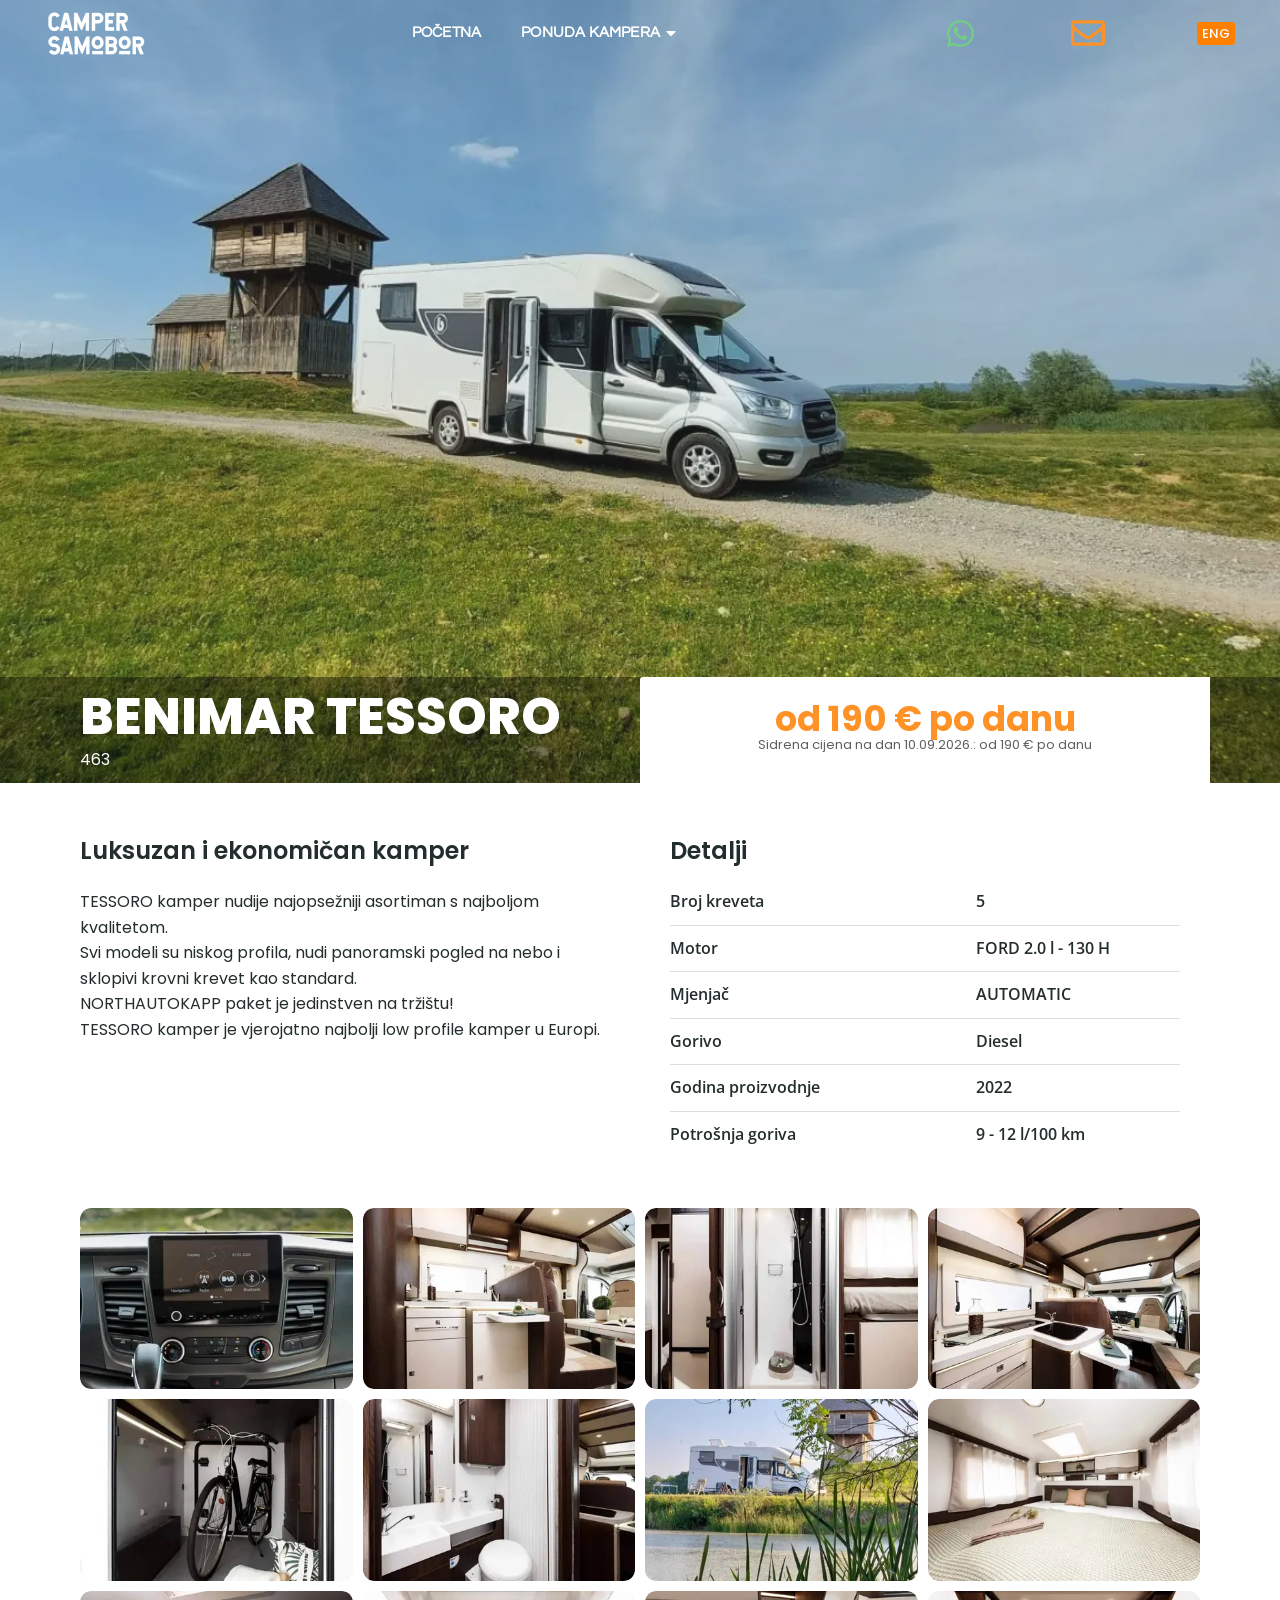
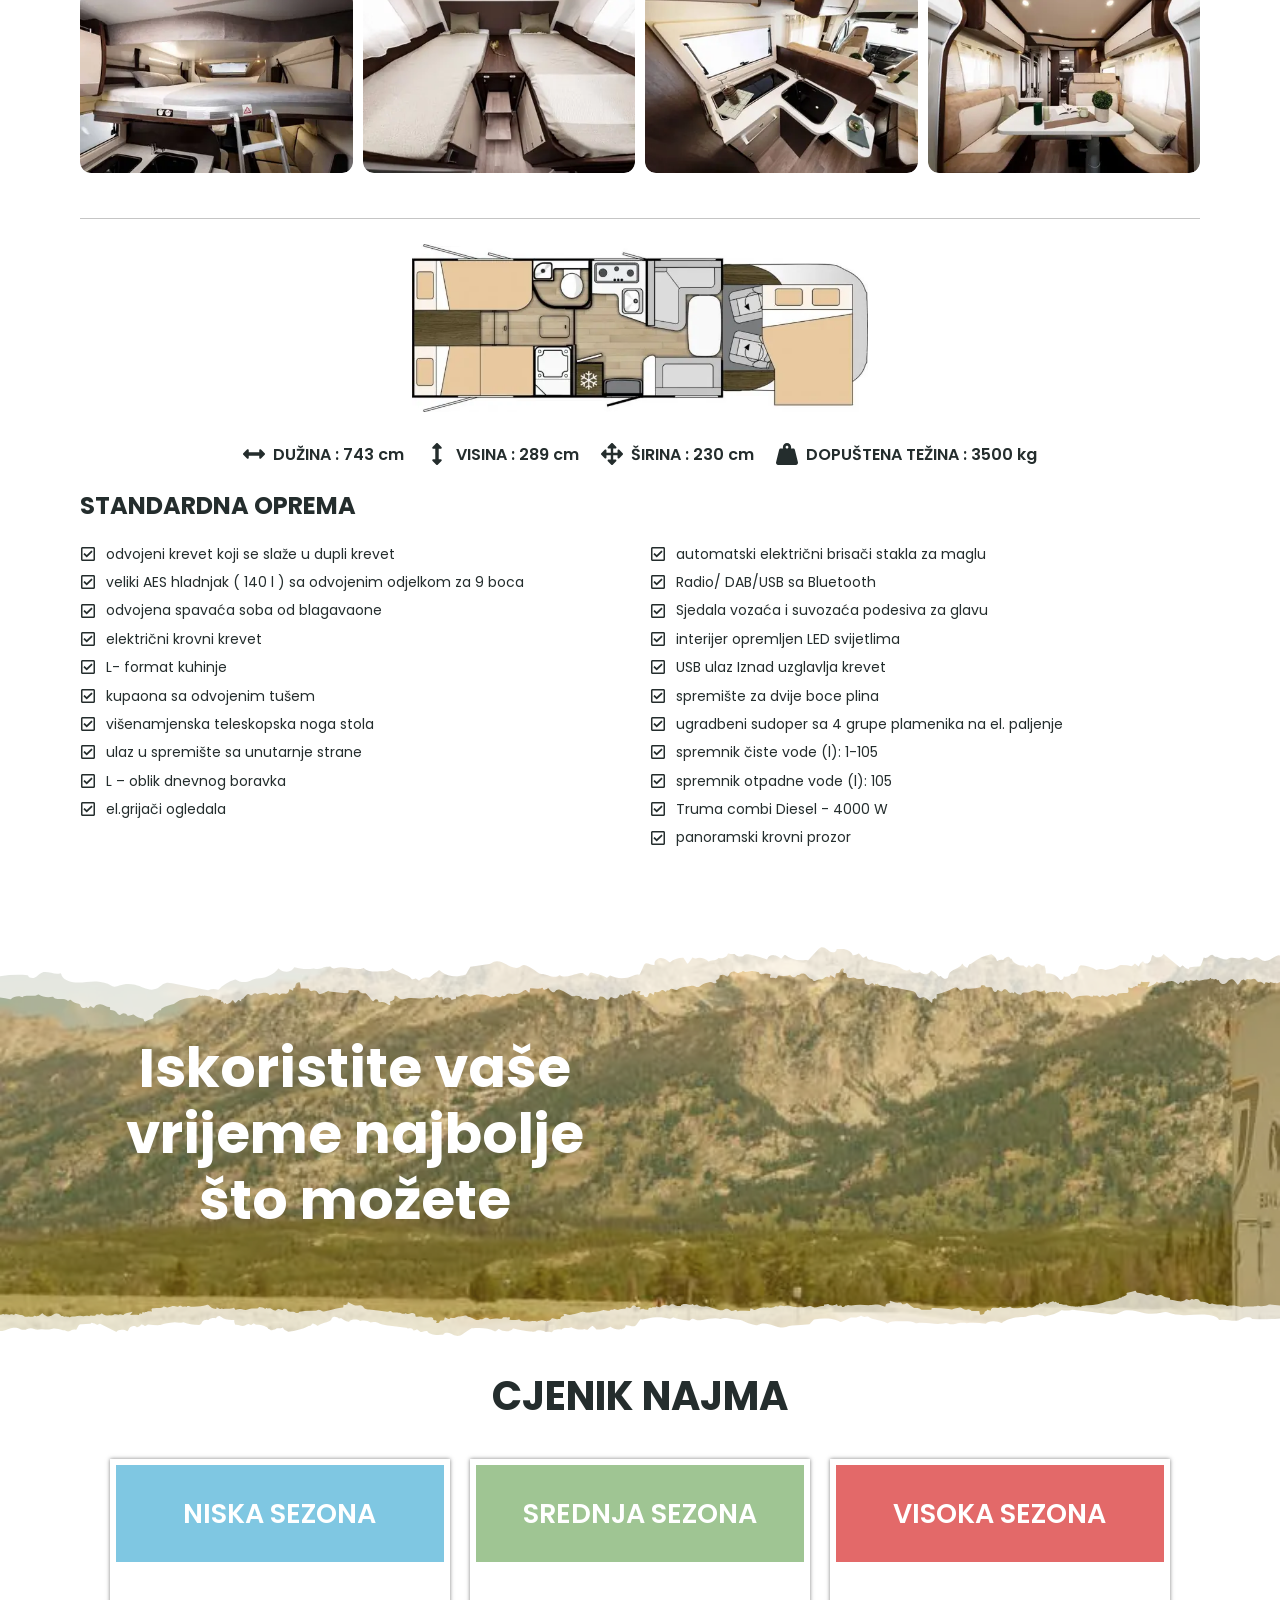
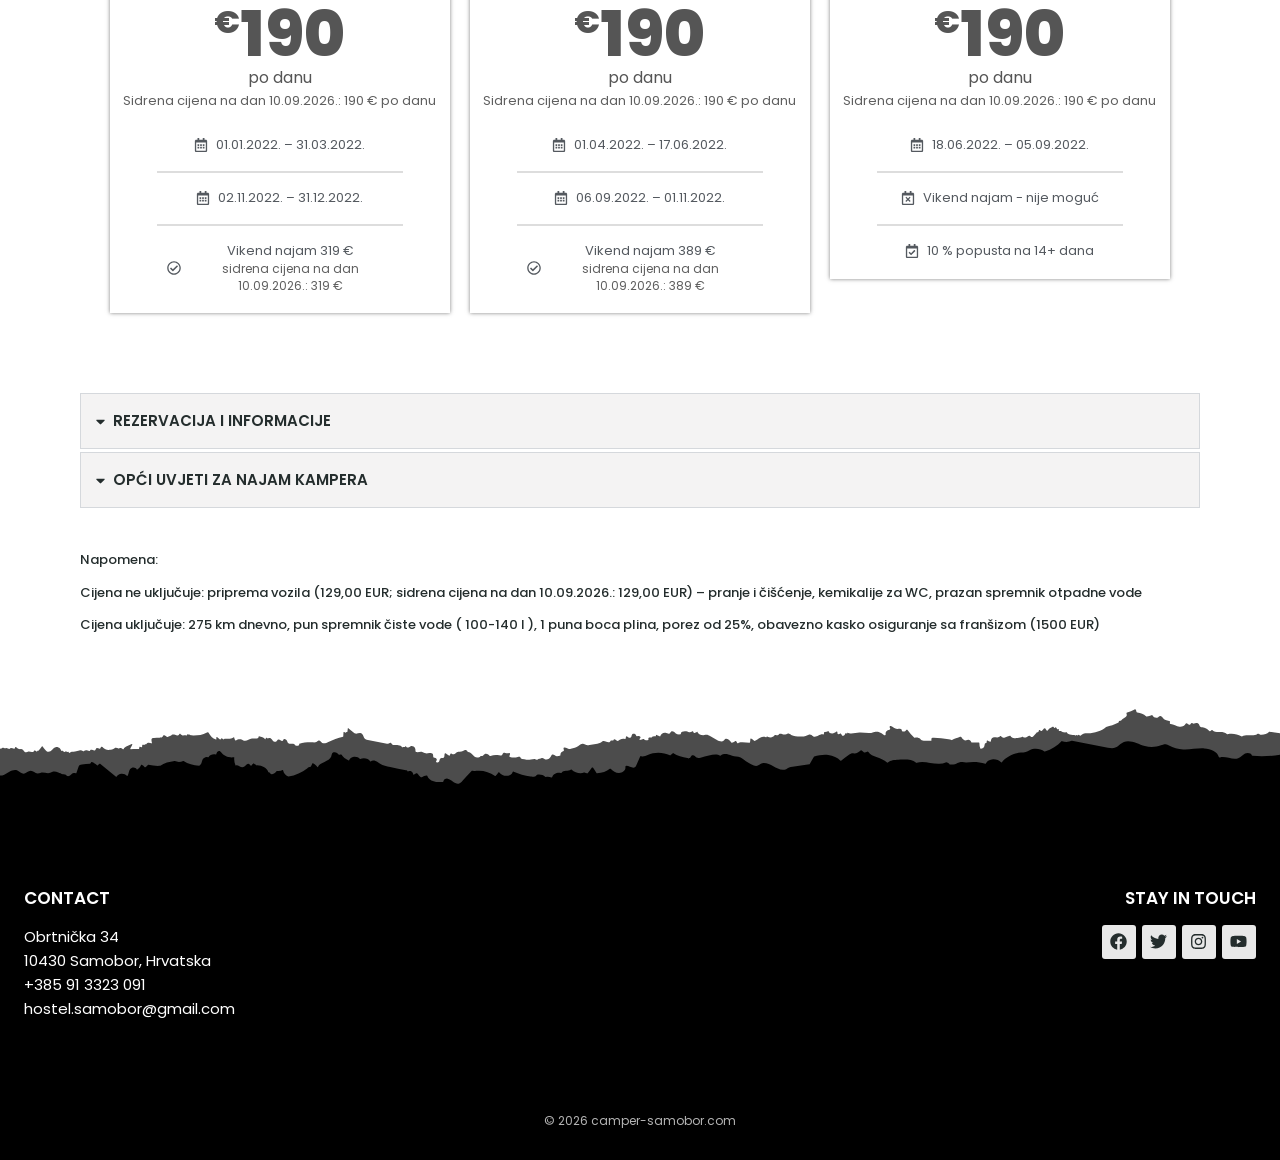
<file: benimar-tessoro.html>
<!DOCTYPE html>
<html lang="hr">
<head>
  <meta charset="UTF-8">
  <meta name="viewport" content="width=device-width, initial-scale=1">
  <link rel="icon" href="data:,">
  <title>NAJAM KAMPERA | BENIMAR TESSORO | camper-samobor.com</title>
  <meta name="description" content="BENIMAR TESSORO 463 – od 190 € po danu. Luksuzan i ekonomičan kamper.">
  <link rel="preload" as="image" href="images/benimar-tessoro/12-mobile.webp" media="(max-width: 800px) and (orientation: portrait)" fetchpriority="high">
  <link rel="preload" as="image" href="images/benimar-tessoro/12.webp" media="not all and (max-width: 800px) and (orientation: portrait)" fetchpriority="high">
  <style>.d-hero{background-image:url("images/benimar-tessoro/12.webp")}@media (max-width: 800px) and (orientation: portrait){.d-hero{background-image:url("images/benimar-tessoro/12-mobile.webp")}}</style>
  <link rel="preload" href="fonts/poppins-400-latin.woff2" as="font" type="font/woff2" crossorigin>
  <link rel="preload" href="fonts/poppins-500-latin.woff2" as="font" type="font/woff2" crossorigin>
  <link rel="preload" href="fonts/poppins-800-latin.woff2" as="font" type="font/woff2" crossorigin>
  <link rel="stylesheet" href="css/style.css?v=5">
</head>
<body class="no-js">

<!-- Reusable SVG symbols -->
<svg width="0" height="0" style="position:absolute" aria-hidden="true">
  <defs>
    <symbol id="ico-whatsapp" viewBox="0 0 448 512"><path d="M380.9 97.1C339 55.1 283.2 32 223.9 32c-122.4 0-222 99.6-222 222 0 39.1 10.2 77.3 29.6 111L0 480l117.7-30.9c32.4 17.7 68.9 27 106.1 27h.1c122.3 0 224.1-99.6 224.1-222 0-59.3-25.2-115-67.1-157zm-157 341.6c-33.2 0-65.7-8.9-94-25.7l-6.7-4-69.8 18.3L72 359.2l-4.4-7c-18.5-29.4-28.2-63.3-28.2-98.2 0-101.7 82.8-184.5 184.6-184.5 49.3 0 95.6 19.2 130.4 54.1 34.8 34.9 56.2 81.2 56.1 130.5 0 101.8-84.9 184.6-186.6 184.6zm101.2-138.2c-5.5-2.8-32.8-16.2-37.9-18-5.1-1.9-8.8-2.8-12.5 2.8-3.7 5.6-14.3 18-17.6 21.8-3.2 3.7-6.5 4.2-12 1.4-32.6-16.3-54-29.1-75.5-66-5.7-9.8 5.7-9.1 16.3-30.3 1.8-3.7.9-6.9-.5-9.7-1.4-2.8-12.5-30.1-17.1-41.2-4.5-10.8-9.1-9.3-12.5-9.5-3.2-.2-6.9-.2-10.6-.2-3.7 0-9.7 1.4-14.8 6.9-5.1 5.6-19.4 19-19.4 46.3 0 27.3 19.9 53.7 22.6 57.4 2.8 3.7 39.1 59.7 94.8 83.8 35.2 15.2 49 16.5 66.6 13.9 10.7-1.6 32.8-13.4 37.4-26.4 4.6-13 4.6-24.1 3.2-26.4-1.3-2.5-5-3.9-10.5-6.6z"/></symbol>
    <symbol id="ico-envelope-o" viewBox="0 0 512 512"><path d="M464 64H48C21.49 64 0 85.49 0 112v288c0 26.51 21.49 48 48 48h416c26.51 0 48-21.49 48-48V112c0-26.51-21.49-48-48-48zm0 48v40.805c-22.422 18.259-58.168 46.651-134.587 106.49-16.841 13.247-50.201 45.072-73.413 44.701-23.208.375-56.579-31.459-73.413-44.701C106.18 199.465 70.425 171.067 48 152.805V112h416zM48 400V214.398c22.914 18.251 55.409 43.862 104.938 82.646 21.857 17.205 60.134 55.186 103.062 54.955 42.717.231 80.509-37.199 103.053-54.947 49.528-38.783 82.032-64.401 104.947-82.653V400H48z"/></symbol>
    <symbol id="ico-caret-down" viewBox="0 0 320 512"><path d="M31.3 192h257.3c17.8 0 26.7 21.5 14.1 34.1L174.1 354.8c-7.8 7.8-20.5 7.8-28.3 0L17.2 226.1C4.6 213.5 13.5 192 31.3 192z"/></symbol>
    <symbol id="ico-caret-up" viewBox="0 0 320 512"><path d="M288.662 352H31.338c-17.818 0-26.741-21.543-14.142-34.142l128.662-128.662c7.81-7.81 20.474-7.81 28.284 0l128.662 128.662c12.6 12.599 3.676 34.142-14.142 34.142z"/></symbol>
    <symbol id="ico-facebook" viewBox="0 0 512 512"><path d="M504 256C504 119 393 8 256 8S8 119 8 256c0 123.78 90.69 226.38 209.25 245V327.69h-63V256h63v-54.64c0-62.15 37-96.48 93.67-96.48 27.14 0 55.52 4.84 55.52 4.84v61h-31.28c-30.8 0-40.41 19.12-40.41 38.73V256h68.78l-11 71.69h-57.78V501C413.31 482.38 504 379.78 504 256z"/></symbol>
    <symbol id="ico-twitter" viewBox="0 0 512 512"><path d="M459.37 151.716c.325 4.548.325 9.097.325 13.645 0 138.72-105.583 298.558-298.558 298.558-59.452 0-114.68-17.219-161.137-47.106 8.447.974 16.568 1.299 25.34 1.299 49.055 0 94.213-16.568 130.274-44.832-46.132-.975-84.792-31.188-98.112-72.772 6.498.974 12.995 1.624 19.818 1.624 9.421 0 18.843-1.3 27.614-3.573-48.081-9.747-84.143-51.98-84.143-102.985v-1.299c13.969 7.797 30.214 12.67 47.431 13.319-28.264-18.843-46.781-51.005-46.781-87.391 0-19.492 5.197-37.36 14.294-52.954 51.655 63.675 129.3 105.258 216.365 109.807-1.624-7.797-2.599-15.918-2.599-24.04 0-57.828 46.782-104.934 104.934-104.934 30.213 0 57.502 12.67 76.67 33.137 23.715-4.548 46.456-13.32 66.599-25.34-7.798 24.366-24.366 44.833-46.132 57.827 21.117-2.273 41.584-8.122 60.426-16.243-14.292 20.791-32.161 39.308-52.628 54.253z"/></symbol>
    <symbol id="ico-instagram" viewBox="0 0 448 512"><path d="M224.1 141c-63.6 0-114.9 51.3-114.9 114.9s51.3 114.9 114.9 114.9S339 319.5 339 255.9 287.7 141 224.1 141zm0 189.6c-41.1 0-74.7-33.5-74.7-74.7s33.5-74.7 74.7-74.7 74.7 33.5 74.7 74.7-33.6 74.7-74.7 74.7zm146.4-194.3c0 14.9-12 26.8-26.8 26.8-14.9 0-26.8-12-26.8-26.8s12-26.8 26.8-26.8 26.8 12 26.8 26.8zm76.1 27.2c-1.7-35.9-9.9-67.7-36.2-93.9-26.2-26.2-58-34.4-93.9-36.2-37-2.1-147.9-2.1-184.9 0-35.8 1.7-67.6 9.9-93.9 36.1s-34.4 58-36.2 93.9c-2.1 37-2.1 147.9 0 184.9 1.7 35.9 9.9 67.7 36.2 93.9s58 34.4 93.9 36.2c37 2.1 147.9 2.1 184.9 0 35.9-1.7 67.7-9.9 93.9-36.2 26.2-26.2 34.4-58 36.2-93.9 2.1-37 2.1-147.8 0-184.8zM398.8 388c-7.8 19.6-22.9 34.7-42.6 42.6-29.5 11.7-99.5 9-132.1 9s-102.7 2.6-132.1-9c-19.6-7.8-34.7-22.9-42.6-42.6-11.7-29.5-9-99.5-9-132.1s-2.6-102.7 9-132.1c7.8-19.6 22.9-34.7 42.6-42.6 29.5-11.7 99.5-9 132.1-9s102.7-2.6 132.1 9c19.6 7.8 34.7 22.9 42.6 42.6 11.7 29.5 9 99.5 9 132.1s2.7 102.7-9 132.1z"/></symbol>
    <symbol id="ico-youtube" viewBox="0 0 576 512"><path d="M549.655 124.083c-6.281-23.65-24.787-42.276-48.284-48.597C458.781 64 288 64 288 64S117.22 64 74.629 75.486c-23.497 6.322-42.003 24.947-48.284 48.597-11.412 42.867-11.412 132.305-11.412 132.305s0 89.438 11.412 132.305c6.281 23.65 24.787 41.5 48.284 47.821C117.22 448 288 448 288 448s170.78 0 213.371-11.486c23.497-6.321 42.003-24.171 48.284-47.821 11.412-42.867 11.412-132.305 11.412-132.305s0-89.438-11.412-132.305zm-317.51 213.508V175.185l142.739 81.205-142.739 81.201z"/></symbol>
    <symbol id="ico-arrow-up" viewBox="0 0 448 512"><path d="M34.9 289.5l-22.2-22.2c-9.4-9.4-9.4-24.6 0-33.9L207 39c9.4-9.4 24.6-9.4 33.9 0l194.3 194.3c9.4 9.4 9.4 24.6 0 33.9L413 289.4c-9.5 9.5-25 9.3-34.3-.4L264 168.6V456c0 13.3-10.7 24-24 24h-32c-13.3 0-24-10.7-24-24V168.6L69.2 289.1c-9.3 9.8-24.8 10-34.3.4z"/></symbol>
    <symbol id="ico-arrows-alt-h" viewBox="0 0 512 512"><path d="M377.941 169.941V216H134.059v-46.059c0-21.382-25.851-32.09-40.971-16.971L7.029 239.029c-9.373 9.373-9.373 24.568 0 33.941l86.059 86.059c15.119 15.119 40.971 4.411 40.971-16.971V296h243.882v46.059c0 21.382 25.851 32.09 40.971 16.971l86.059-86.059c9.373-9.373 9.373-24.568 0-33.941l-86.059-86.059c-15.119-15.12-40.971-4.412-40.971 16.97z"/></symbol>
    <symbol id="ico-arrows-alt-v" viewBox="0 0 256 512"><path d="M214.059 377.941H168V134.059h46.059c21.382 0 32.09-25.851 16.971-40.971L144.971 7.029c-9.373-9.373-24.568-9.373-33.941 0L24.971 93.088c-15.119 15.119-4.411 40.971 16.971 40.971H88v243.882H41.941c-21.382 0-32.09 25.851-16.971 40.971l86.059 86.059c9.373 9.373 24.568 9.373 33.941 0l86.059-86.059c15.12-15.119 4.412-40.971-16.97-40.971z"/></symbol>
    <symbol id="ico-arrows-alt" viewBox="0 0 512 512"><path d="M352.201 425.775l-79.196 79.196c-9.373 9.373-24.568 9.373-33.941 0l-79.196-79.196c-15.119-15.119-4.411-40.971 16.971-40.97h51.162L228 284H127.196v51.162c0 21.382-25.851 32.09-40.971 16.971L7.029 272.937c-9.373-9.373-9.373-24.569 0-33.941L86.225 159.8c15.119-15.119 40.971-4.411 40.971 16.971V228H228V127.196h-51.23c-21.382 0-32.09-25.851-16.971-40.971l79.196-79.196c9.373-9.373 24.568-9.373 33.941 0l79.196 79.196c15.119 15.119 4.411 40.971-16.971 40.971h-51.162V228h100.804v-51.162c0-21.382 25.851-32.09 40.97-16.971l79.196 79.196c9.373 9.373 9.373 24.569 0 33.941L425.773 352.2c-15.119 15.119-40.971 4.411-40.97-16.971V284H284v100.804h51.23c21.382 0 32.09 25.851 16.971 40.971z"/></symbol>
    <symbol id="ico-weight-hanging" viewBox="0 0 512 512"><path d="M510.28 445.86l-73.03-292.13c-3.8-15.19-16.44-25.72-30.87-25.72h-60.25c3.57-10.05 5.88-20.72 5.88-32 0-53.02-42.98-96-96-96s-96 42.98-96 96c0 11.28 2.3 21.95 5.88 32h-60.25c-14.43 0-27.08 10.54-30.87 25.72L1.72 445.86C-6.61 479.17 16.38 512 48.03 512h415.95c31.64 0 54.63-32.83 46.3-66.14zM256 128c-17.64 0-32-14.36-32-32s14.36-32 32-32 32 14.36 32 32-14.36 32-32 32z"/></symbol>
    <symbol id="ico-calendar-alt" viewBox="0 0 448 512"><path d="M148 288h-40c-6.6 0-12-5.4-12-12v-40c0-6.6 5.4-12 12-12h40c6.6 0 12 5.4 12 12v40c0 6.6-5.4 12-12 12zm108-12v-40c0-6.6-5.4-12-12-12h-40c-6.6 0-12 5.4-12 12v40c0 6.6 5.4 12 12 12h40c6.6 0 12-5.4 12-12zm96 0v-40c0-6.6-5.4-12-12-12h-40c-6.6 0-12 5.4-12 12v40c0 6.6 5.4 12 12 12h40c6.6 0 12-5.4 12-12zm-96 96v-40c0-6.6-5.4-12-12-12h-40c-6.6 0-12 5.4-12 12v40c0 6.6 5.4 12 12 12h40c6.6 0 12-5.4 12-12zm-96 0v-40c0-6.6-5.4-12-12-12h-40c-6.6 0-12 5.4-12 12v40c0 6.6 5.4 12 12 12h40c6.6 0 12-5.4 12-12zm192 0v-40c0-6.6-5.4-12-12-12h-40c-6.6 0-12 5.4-12 12v40c0 6.6 5.4 12 12 12h40c6.6 0 12-5.4 12-12zm96-260v352c0 26.5-21.5 48-48 48H48c-26.5 0-48-21.5-48-48V112c0-26.5 21.5-48 48-48h48V12c0-6.6 5.4-12 12-12h40c6.6 0 12 5.4 12 12v52h128V12c0-6.6 5.4-12 12-12h40c6.6 0 12 5.4 12 12v52h48c26.5 0 48 21.5 48 48zm-48 346V160H48v298c0 3.3 2.7 6 6 6h340c3.3 0 6-2.7 6-6z"/></symbol>
    <symbol id="ico-check-circle" viewBox="0 0 512 512"><path d="M256 8C119.033 8 8 119.033 8 256s111.033 248 248 248 248-111.033 248-248S392.967 8 256 8zm0 48c110.532 0 200 89.451 200 200 0 110.532-89.451 200-200 200-110.532 0-200-89.451-200-200 0-110.532 89.451-200 200-200m140.204 130.267l-22.536-22.718c-4.667-4.705-12.265-4.736-16.97-.068L215.346 303.697l-59.792-60.277c-4.667-4.705-12.265-4.736-16.97-.069l-22.719 22.536c-4.705 4.667-4.736 12.265-.068 16.971l90.781 91.516c4.667 4.705 12.265 4.736 16.97.068l172.589-171.204c4.704-4.668 4.734-12.266.067-16.971z"/></symbol>
    <symbol id="ico-calendar-times" viewBox="0 0 448 512"><path d="M311.7 374.7l-17 17c-4.7 4.7-12.3 4.7-17 0L224 337.9l-53.7 53.7c-4.7 4.7-12.3 4.7-17 0l-17-17c-4.7-4.7-4.7-12.3 0-17l53.7-53.7-53.7-53.7c-4.7-4.7-4.7-12.3 0-17l17-17c4.7-4.7 12.3-4.7 17 0l53.7 53.7 53.7-53.7c4.7-4.7 12.3-4.7 17 0l17 17c4.7 4.7 4.7 12.3 0 17L257.9 304l53.7 53.7c4.8 4.7 4.8 12.3.1 17zM448 112v352c0 26.5-21.5 48-48 48H48c-26.5 0-48-21.5-48-48V112c0-26.5 21.5-48 48-48h48V12c0-6.6 5.4-12 12-12h40c6.6 0 12 5.4 12 12v52h128V12c0-6.6 5.4-12 12-12h40c6.6 0 12 5.4 12 12v52h48c26.5 0 48 21.5 48 48zm-48 346V160H48v298c0 3.3 2.7 6 6 6h340c3.3 0 6-2.7 6-6z"/></symbol>
    <symbol id="ico-calendar-check" viewBox="0 0 448 512"><path d="M400 64h-48V12c0-6.627-5.373-12-12-12h-40c-6.627 0-12 5.373-12 12v52H160V12c0-6.627-5.373-12-12-12h-40c-6.627 0-12 5.373-12 12v52H48C21.49 64 0 85.49 0 112v352c0 26.51 21.49 48 48 48h352c26.51 0 48-21.49 48-48V112c0-26.51-21.49-48-48-48zm-6 400H54a6 6 0 0 1-6-6V160h352v298a6 6 0 0 1-6 6zm-52.849-200.65L198.842 404.519c-4.705 4.667-12.303 4.637-16.971-.068l-75.091-75.699c-4.667-4.705-4.637-12.303.068-16.971l22.719-22.536c4.705-4.667 12.303-4.637 16.97.069l44.104 44.461 111.072-110.181c4.705-4.667 12.303-4.637 16.971.068l22.536 22.718c4.667 4.705 4.636 12.303-.069 16.97z"/></symbol>
    <symbol id="ico-check-square" viewBox="0 0 448 512"><path d="M400 32H48C21.49 32 0 53.49 0 80v352c0 26.51 21.49 48 48 48h352c26.51 0 48-21.49 48-48V80c0-26.51-21.49-48-48-48zm0 400H48V80h352v352zm-35.864-241.724L191.547 361.48c-4.705 4.667-12.303 4.637-16.97-.068l-90.781-91.516c-4.667-4.705-4.637-12.303.069-16.971l22.719-22.536c4.705-4.667 12.303-4.637 16.97.069l59.792 60.277 141.352-140.216c4.705-4.667 12.303-4.637 16.97.068l22.536 22.718c4.667 4.706 4.637 12.304-.068 16.971z"/></symbol>
    <symbol id="ico-chevron-left" viewBox="0 0 320 512"><path d="M34.52 239.03L228.87 44.69c9.37-9.37 24.57-9.37 33.94 0l22.67 22.67c9.36 9.36 9.37 24.52.04 33.9L131.49 256l154.02 154.75c9.34 9.38 9.32 24.54-.04 33.9l-22.67 22.67c-9.37 9.37-24.57 9.37-33.94 0L34.52 272.97c-9.37-9.37-9.37-24.57 0-33.94z"/></symbol>
    <symbol id="ico-chevron-right" viewBox="0 0 320 512"><path d="M285.476 272.971L91.132 467.314c-9.373 9.373-24.569 9.373-33.941 0l-22.667-22.667c-9.357-9.357-9.375-24.522-.04-33.901L188.505 256 34.484 101.255c-9.335-9.379-9.317-24.544.04-33.901l22.667-22.667c9.373-9.373 24.569-9.373 33.941 0L285.475 239.03c9.373 9.372 9.373 24.568.001 33.941z"/></symbol>
    <symbol id="ico-times" viewBox="0 0 352 512"><path d="M242.72 256l100.07-100.07c12.28-12.28 12.28-32.19 0-44.48l-22.24-22.24c-12.28-12.28-32.19-12.28-44.48 0L176 189.28 75.93 89.21c-12.28-12.28-32.19-12.28-44.48 0L9.21 111.45c-12.28 12.28-12.28 32.19 0 44.48L109.28 256 9.21 356.07c-12.28 12.28-12.28 32.19 0 44.48l22.24 22.24c12.28 12.28 32.2 12.28 44.48 0L176 322.72l100.07 100.07c12.28 12.28 32.2 12.28 44.48 0l22.24-22.24c12.28-12.28 12.28-32.19 0-44.48L242.72 256z"/></symbol>
    <g id="torn"><path opacity="0.7" d="M0.1,197.8c12.1,1.7,23,3.5,33.8,5.3c0.9,0.1,1.9-0.1,2.6-0.8 c6.5-6.2,17.2-9.5,27.2-8.2c0.3,0,0.7,0.1,1,0.3c1.6,0.7,3.1,1.5,4.7,2.2c1,0.5,2.3,0.3,3.2-0.4c11.5-8.5,35.2,1,46.8-7.3 c1-0.7,2.3-0.7,3.3-0.1c11.8,7.4,28.3,10.1,42.8,6.8c1.2-0.3,2.4,0.3,3.2,1.3c3.7,5.1,13.4,6,21.3,5.7c7.7-0.3,17.2,0.1,21.6,4.7 c1,1.1,2.7,1.2,3.9,0.4c1.2-0.8,2.3-1.6,3.5-2.3c1.3-0.9,3-0.6,4,0.5c4.7,5.6,12.2,9.6,20.5,10.9c2.4,0.4,4.9,0.6,6.7,1.9 c2.7,1.9,2.6,5.3,4.2,7.9c2.6,4.2,10.5,4.9,14.8,2c1-0.7,2.4-0.7,3.4,0.1c0.6,0.4,1.1,0.8,1.7,1.2c1.3,0.9,3,0.7,4.1-0.5 c1.1-1.2,2.1-2.4,3.2-3.6c1-1.2,2.7-1.4,4-0.5c1.9,1.3,3.9,2.6,5.9,3.9c1.5,1,3.6,0.5,4.4-1.2c2.9-5.9,11-10.1,18.9-9.2 c9.7,1.1,18.7,8.6,27.4,8.8c2.3,0.1,3.8,2.6,2.6,4.6c0,0,0,0.1-0.1,0.1c-1.2,2,0.3,4.5,2.6,4.6c7.7,0.2,15.3,3.5,19.3,8.8 c2.2,2.9,4.9,7,9.1,6.3c2.4-0.4,3.9-2.2,5.7-3.5c5.5-3.7,14.8-0.6,16.8,4.5c0.6,1.5,2.2,2.3,3.7,1.9c4.8-1.4,9.7-2.8,14.6-4.1 c1-0.3,2.1,0,2.8,0.7c6.8,6.2,16.7,10.4,27.1,11.3c1.3,0.1,2.3,1,2.7,2.3c0.5,1.8,0.9,3.6,1.4,5.4c0.5,1.9,2.6,2.9,4.4,2 c7.3-3.8,15.1-6.9,23.1-9.4c1.8-0.6,2.7-2.7,1.8-4.3c-1.6-3-0.3-7.6,2.9-10.1c4.2-3.5,10.1-5.7,13.2-9.7c0.6-0.8,1.4-1.2,2.4-1.3 c0.8,0,1.6,0,2.4-0.1c1.2,0,2.2-0.7,2.7-1.8c0.5-1.2,1.1-2.3,1.6-3.5c0.3-0.6,0.8-1.1,1.4-1.4c11.4-5.8,24-10.1,37.2-12.6 c14.5-12.2,35.4-19.5,56.5-19.7c2.7-0.1,5.4,0.1,8-0.4c2.7-0.5,5.2-1.5,7.8-2.3c2.7-0.8,4.7-3.1,6.8-4.6c0.6-0.4,1.2-0.8,2-0.7 c1.7,0.2,1.8,2.5,3.4,2.8c1.8,0.2,3-2.4,4.7-1.8c0.6,0.2,1,0.9,1.6,1.1c1.6,0.6,3-1.8,4.8-1.5c0.6,0.1,1.1,0.6,1.6,0.9 c0.7,0.4,1.6,0.5,2.5,0.6c2.9,0.4,5.9,0.8,8.8,1.2c2.9,0.4,6,0.8,8.6,2c2.1,1,3.8,2.5,4.5,4.3c0.3,0.8,1,1.3,1.8,1.2 c4.4-0.6,8.9-0.2,13.1,1.1c-0.3,0.1-0.5,0.3-0.3,0.6c0.4,0.4,1.3,0.3,1.9,0.1c0.6-0.1,1.6,0,1.7,0.5c-0.8,0.3-1.6,0.8-2.1,1.4 c2.6,0.3,5.3,0.4,7.9,0.4c1.1,0,1.9,1.1,1.6,2.2c-0.2,0.7-0.3,1.4-0.3,2.1c0,1.4,1.8,2.2,2.8,1.2c0,0,0,0,0,0 c0.7-0.7,1.9-0.6,2.5,0.2c1.2,1.6,2.4,3.2,3.6,4.9c0.7,1.1,2.3,1,2.9-0.2c0-0.1,0.1-0.1,0.1-0.2c0.5-1,2-1.2,2.7-0.3 c0.9,1,1.9,2.1,2.8,3.1c0.7,0.7,1.8,0.7,2.5-0.1c2.4-2.6,8-3.4,10.7-6.1c2-2,2.5-5.1,5.4-6.1c0.3-0.1,0.7-0.2,1.1-0.1 c0.4,0.1,0.7,0.4,0.9,0.8c1.3,1.9,2.5,3.7,3.8,5.6c0.5,0.7,1,1.5,1.9,1.7c1.5,0.3,2.8-0.8,3.7-1.8c1.6-1.9,3.1-3.7,4.7-5.6 c0.5-0.6,1-1.2,1.9-1.5c2.4-0.7,3.8,1.9,5.9,3c0.8,0.4,1.8,0.1,2.2-0.7c0.5-0.9,0.6-2,1-3c0.4-1.4,1.6-3.1,3.4-3 c0.7,0,1.3,0.3,2,0.2c0.4-0.1,0.8-0.4,0.8-0.8c0-0.4,0-0.8,0.3-1.1c2.8-3.3,5.7-5.8,8.6-9.2c1.9-2.4,5.2-5,8.3-3.8 c1.9,0.8,2.7,2.9,4.7,3.6c3.3,1.2,6.2-2.1,8.9-4c3.2-2.3,9.3-2.2,11.4,0.5c0.5,0.7,1.4,0.7,2.2,0.3c4.1-2.4,9.3-3.2,14.4-3.8 c4.6-0.5,9.3-0.9,13.8,0.1c3.8,0.9,7.4,3.1,8.7,6.1c0.4,0.8,1.2,1.2,2.1,0.9c5.1-1.7,10.2-3.5,15.4-5.3c1.4-0.5,3-1,4.6-0.9 c3.8,0.4,5.7,4.3,8.9,5.6c0.9,0.3,1.8-0.1,2.2-1c0.9-2.4,5.1-3.8,8.6-3.7c4.1,0.1,8.4,1.3,12.2,0.1c5.5-1.7,7-7,7.3-11.8 c0.1-1,1-1.7,2-1.5c3.1,0.7,6,2,8.3,3.8c1.1,0.8,2.6,0.1,2.7-1.3c0.1-1.3,0-2.6-0.3-3.8c-0.2-0.9,0.4-1.9,1.4-2 c2.1-0.2,4.2-1.8,4.9-3.6c1-2.3,0.7-4.9,1.4-7.2c1.3-4,5.9-7.2,11-7.7c0.8-0.1,1.5,0.4,1.8,1.1c1.7,5.3,2.6,10.8,2.5,16.3 c0,0.9,0.7,1.7,1.6,1.7c7.3,0.4,14.7,0.5,22,0.2c0.7,0,1.3,0.3,1.5,0.9c1.9,3.8,5,7.8,9.8,7.4c2.1-0.2,3.9-1.2,6-1.6 c6.2-1.1,11.2,3.8,14,8.3c0.8,1.3,1.9,2.8,3.6,3c1.1,0.2,2.3-0.2,3.4-0.6c3.8-1.3,7.5-2.7,11.3-4c4.6-1.6,8.1-3.6,12.1-5.8 c0.5-0.3,1.2-0.3,1.7,0c2.5,1.6,5.9,2.2,9,2.6c15.2,2.1,30.5,3.6,45.8,4.5c2.1,0.1,4.4,0.1,6.1-0.9c2.1-1.3,2-3.6,1.3-5.8 c-0.4-1.1,0.4-2.2,1.6-2.2c7.5-0.2,15.1-0.2,22.6-0.1c2.1,0,4.4,0.1,6.2,1c1.8,0.9,2.9,2.5,4.3,3.9c3.9,3.9,10.8,5.5,16.7,4.2 c1-0.2,2.1,0.1,2.8,0.8c7.5,7.1,14.1,14.7,19.8,22.8c1.3,1.9,4.1,1.9,5.3-0.1c0.7-1.2,1.6-2.2,2.9-3c2.9-2,8.2-1.9,9.7,0.9 c0.8,1.5,0.4,3.2,1.3,4.6c2.4,3.4,8.8,1.2,13.8,1.4c7.6,0.3,13,7.4,19.5,9.4c2.6,0.8,4.9-1.9,3.8-4.3c-0.4-0.9-0.9-1.7-1.3-2.6 c-1.1-1.9,0.1-4.3,2.2-4.7c3.6-0.6,7-2.2,9.2-4.6c2.2-2.5,3.1-5.8,2.4-8.9c-0.5-2.5,1.8-4.6,4.2-3.7c3.1,1.2,6,3.8,8.6,5.8 c4.9,3.7,11.9,5.4,18.5,4.6c4.7-0.6,9-2.3,13.6-3.2c12-2.2,24.4,1.9,36.6,1.2c13-0.7,27.8-6.3,37.9,0.2c-1.5-0.8-0.4-3,1.5-3.3 c1.1-0.2,2.1,0,3.2,0.4c0.9,0.3,1.8-0.3,1.9-1.2c0.6-3.3,4.2-6.3,8.3-6.6c0.7-0.1,1.3,0.4,1.5,1.1c0.5,2,1.7,4,3.2,5.7 c0.5,0.5,1.2,0.6,1.8,0.3c2.2-1.2,4.9-1.8,7.5-1.8c0.9,0,1.5,0.7,1.5,1.6c-0.1,2.1,0.2,4.2,1.1,6.1c0.4,0.9,1.6,1.1,2.3,0.5 c3.5-3.1,8.1-5.6,13.3-5.8c4.9-0.2,9.9,2.6,11,6.2c0.3,0.9,1.4,1.3,2.2,0.8c2.8-1.9,6.6-2.8,10.2-2.5c0.8,0.1,1.5-0.5,1.6-1.2 c0.3-1.8,0.5-3.5,0.8-5.3c0.1-0.9,1.1-1.5,2-1.2c4.7,1.7,10.7-1.1,15.1-3.7c5-2.9,12.6-5.6,16.7-1.8c2.9,2.6,7.4,6.2,11.6,5.2 c4.2-1.1,7.5-3.5,11.5-4.9c5.4-1.8,11.4-1.6,17.2-1.4c9.6,0.4,19.7,0.9,27.7,5.1c3.6,1.9,7.4,4.6,11.6,3.9c2.7-0.5,4.8-2.3,7.4-2.8 c3.3-0.7,6.6,0.8,9.7,1.9s7.4,1.5,9.4-0.7c0.9-0.9,1.3-2.2,2.4-2.8c2.6-1.6,6.3,0.8,9.5,0.2c2.8-0.6,3.9-3.2,5.8-5 c4.6-4.2,12.7-2.3,19.2,0.3c0.9,0.4,2-0.3,2-1.3c0,0,0,0,0,0c0.1-1.1,1.2-1.7,2.1-1.2c4.9,2.7,12.6,1.2,17.9-1.7 c5.8-3.2,10.5-7.7,17-9.7c0.5-0.2,1.1,0,1.5,0.4c2.7,2.8,5.9,5.3,9.6,7.2c1,0.5,2.1-0.2,2.2-1.3c0.1-3.4,0.4-6.9,1-10.4 c0.1-0.7,0.8-1.3,1.6-1.2c7.5,0.5,14.9,0.9,22.3,1.3c4.7,0.3,10.4,0.1,13.1-2.7c0.5-0.6,1.4-0.7,2-0.2c2.1,1.7,1.7,5.8,4.8,6.4 c1.3,0.3,2.7-0.3,3.9-0.9c2.8-1.3,5.7-2.6,8.6-4c0.7-0.3,1.5-0.1,1.8,0.5c2.4,3.9,6,7.4,10.2,10c2,1.3,4.7,2.5,7.1,1.8 c3.1-0.8,4.1-3.8,6.2-5.8c2.8-2.5,7.6-3.1,11.7-2.2c4,0.9,7.6,2.9,11,4.8c7.2,4.2,14.4,8.3,21.6,12.4c3.8,2.2,8.7,4.5,13,3 c9.1-3.2,21.1,0.9,24.4,8.3c0.3,0.8,1.2,1.2,2,0.8c2.5-1.2,5-2.4,7.4-3.5c0.6-0.3,1.3-0.1,1.8,0.4c1.2,1.4,2.1,2.9,2.8,4.4 c0.4,0.8,1.4,1.2,2.2,0.7c2.8-1.8,6-3.5,9.6-3.1c2.2,0.3,4.1,1.3,6.1,2.1c5,1.9,11.1,1.7,16-0.4c2.7-1.1,4.9-4.1,3.9-6 c-0.4-0.8,0.2-1.8,1.1-2c5.1-1.2,11-0.2,14.9,2.7c2.2,1.6,3.8,3.6,6.1,5.1c2.3,1.4,5.8,2.2,8.1,0.7c2.5-1.5,2.6-4.8,5.2-6.2 c3.8-2,8.2,1.5,12.6,2.4c4,0.8,8.2-0.8,11.1-3.2c2.4-2.1,4-4.7,5.4-7.3c0.4-0.7,1.2-0.9,1.9-0.6c3.8,1.6,7.6,3.3,11.4,5 c0-1.6,0.1-3.2,0.2-4.8c3.2-0.1,6.4-0.2,9.7-0.3c1.1,0,2-0.7,2.3-1.8c0,0,0,0,0,0c0.4-1.2,1.6-1.9,2.9-1.7c2.2,0.4,4.4,0.6,6.3-0.2 c1.9-0.7,2.8-2.9,2.1-4.3c-0.6-1.2-0.2-2.7,1-3.3c1.8-1,4-1.3,6.3-0.9c2.6,0.4,4.8,1.7,6.1,3.4c0.8,1.1,2.2,1.3,3.4,0.7 c2-1.2,4.3-2.1,6.7-2.7c1.2-0.3,2.7-0.5,3.7,0.2c2.4,1.7-1.8,4.3-2.6,6.8c-0.8,2.3,2,4.7,5,5.1c1.9,0.2,3.7,0,5.6-0.5 c1.5-0.4,2.9,0.6,3.2,2c0.3,1.6,1.1,3,2.6,4.1c2.3,1.8,6.5,2.1,8.8,0.2c3.8-3.1,1.3-10,6.4-11.5c3.8-1.1,6.7,2.3,10.1,4.3 c1.5,0.9,3.5,0,3.8-1.7c0.2-1.2,0.3-2.5,0.3-3.7c0-1.6,1.5-2.8,3.1-2.5c5.3,1.1,11.3,0.2,15.6-2.7c2.2-1.5,4.5-3.7,7.3-3.4 c3.7,0.3,6.1,4.5,9.3,5c1.1,0.2,2.2-0.5,2.6-1.6c0.1-0.2,0.2-0.5,0.3-0.7c0.4-1.3,1.7-2,3-1.7c2.6,0.6,5.3,0.6,6.7-1 c0.6-0.7,0.8-1.6,1.3-2.4c2-2.9,7.6-2.1,11.3-0.5s8.1,3.6,11.7,1.9c1.2-0.6,2.1-1.5,3.1-2.3c4.6-3.8,11.6-5.1,18.2-6.1 c6.5-1,12.9-2.1,19.4-3.1c3.6-0.6,7.3-1.1,10.8-0.2c3.3,0.9,6.1,3.1,9.6,3.5c5.8,0.6,10.1-3.7,14.5-6.8c6.5-4.5,15-6.5,23.2-8.5 c1.8-0.4,3.7-0.9,5.6-0.6c2.2,0.3,4,1.5,6,2.4c2.7,1.2,5.9,1.9,9,1.8c1.6,0,2.8-1.6,2.4-3.2c-0.5-1.9-1.9-4-1.1-5.9 c0.8-1.9,3.5-2.7,5.6-3.8c3.7-2.1,5.6-6,5-9.5c-0.2-1.4,0.7-2.7,2.1-2.9c2.8-0.4,5.5-0.9,8.3-1.2c4.6-0.7,10.8,6.6,15,5 c1.9-0.6,2.6-2.4,3.3-4c1.5-3.4,3.7-6.7,7.2-8.9c3.6-2.2,8.5-3.1,12.6-1.7c2.8,1,4.9,3,7.8,3.8c2.1,0.6,4.9-0.1,6-1.4 c0.6-0.7,1.5-1,2.4-0.9c2.3,0.4,5.2-0.7,6.3-2.4c0.7-1,2-1.4,3.2-0.9c1.4,0.6,2.8,1.3,4.3,1.9c1.1,0.5,2.3,1.1,3.6,0.9 c0.5,0,1-0.3,1.4-0.6c0.6-0.5,1.4-0.8,2.1-0.5c2.9,0.9,7.1-0.9,10.7-1.6c3.1-0.6,6.4-0.1,9.6,0.4c4.4,0.7,8.8,1.4,13.2,2.1 c1.3,0.2,2.7,0.4,3.7,1.2c1.9,1.5,1.6,4.2,3.8,5.3c1.8,1,4.3,0.2,6.4-0.5c7.7-2.4,16.7-2.3,24.3,0.4c1.4,0.5,2,2.1,1.4,3.5 c-0.8,1.7-1.4,3.4-1.9,5.2c-0.5,1.9,1.1,3.5,3,3.2c4-0.8,8.3-0.7,12.2,0.2c1.9,0.5,4,1.1,5.7,0.4c2.8-1.2,2.3-4.6,4.2-6.6 c2.9-3.2,9-1.2,13.8-0.2c7.5,1.5,15.2-0.5,22.2-3.1c1-0.4,2.2-0.1,2.9,0.8c1.5,1.8,3,3.5,5.2,4.8c2.7,1.6,6.5,2.2,9.4,0.9 c2.6-1.2,3.9-3.6,6.1-5.3c1.4-1,3.8-1.5,5.5-1.1c1,0.3,2.1-0.3,2.7-1.1c2.1-3,8.1-4.5,12.6-3c5.6,1.8,9,6.2,12.7,10 c3.2,3.3,7.6,6.6,12.7,7c1.1,0.1,1.9,0.9,2.2,1.9c0.8,2.6,4.3,4.6,7.5,3.9c2.4-0.5,4.2-2,6.2-3.1c3.8-2.1,8.9-2.9,13.4-2.1 c0.4,0.1,0.7,0.1,1.1,0c3.3-0.9,6.1-2.7,8.5-4.7c2.4-2.2,6.2-4,9.5-2.9c1.6,0.6,3.1,2,4.9,1.7c2.3-0.3,2.4-2.6,2.9-4.6 c0.4-1.6,2.2-2.4,3.7-1.6c3.4,1.8,6.4,3.9,9,6.4c1.5,1.5,4.1,0.5,4.3-1.6c0.2-2.4,0.5-4.7,0.7-7.1c0.2-1.7,0.5-3.6,2.2-4.7 c2.4-1.5,6-0.3,8.7-1.4c4.1-1.6,3.2-6.5,5.4-9.7c1.4-2,4.2-3.1,7.1-3.1c2.1,0,3.3,2.4,2,4.1c-0.9,1.2-1.5,2.4-1.8,3.7 c-0.5,2.5,1,5.5,4.1,6.2c1.2,0.2,2.4,0.1,3.6,0.5c5.5,1.5,1.8,8.8,5.2,12.7c2.1,2.5,6.7,2.7,10.4,2.1s7.5-1.7,11.2-1.1 c4.1,0.7,7.2,3.5,11.2,4.3c5.8,1.2,12.7-1.8,18-0.5c1.6,0.4,2.8,1.9,2.7,3.6c-0.2,3.5-0.1,7.1,1.9,10.2c2.4,3.8,8.4,6.4,13.1,4.4 c2.5-1,4.2-3.2,6.9-4c3.2-0.9,6.9,1.2,7.7,3.7c0.2,0.7,1.1,0.8,1.6,0.3c0.8-0.8,1.5-1.6,2.2-2.4c0.3-0.3,0.7-0.4,1.1-0.2 c1.6,0.8,4,0.5,5.3-0.6c0.4-0.4,1-0.3,1.4,0.2c2.4,3.4,7.1,5.8,12.1,6c0.1,0,0.3,0,0.4,0.1c5.2,2.7,14.4-1.4,18.5,2.3 c2.1,1.9,2.5,5.4,5.5,5.6c2.9,0.3,4.6-2.9,7.5-3.4c1.1-0.2,2.3,0,3.4,0.2c18.5,3.7,37,7.4,55.5,11.1c5.2,1,10.7,2.2,14.1,5.5 c2.8,2.7,3.6,6.3,5.1,9.6s4.3,6.7,8.6,7.3c5.2,0.6,10.3-3,15.3-1.7c1.7,0.5,3.2,1.5,4.5,2.6c5.9,4.6,11.7,9.3,17.4,14.1 c0.6,0.5,1.4,0.1,1.5-0.6c0.5-3.5,0.9-7,1.4-10.4c0.1-0.4,0.4-0.8,0.9-0.8c0.6-0.1,1.3,0,1.9,0.1c0.7,0.1,1.3-0.5,1.1-1.2 c0,0,0,0,0,0c-0.2-0.8,0.6-1.5,1.3-1.1c1.8,0.9,3.8,1.5,5.8,1.8c0.5,0.1,1-0.3,1.1-0.9c0.3-4.1,0.4-8.2,0.7-12.3 c0-0.4,0.3-0.8,0.7-0.9c16.2-3.6,31.6-9.3,45.7-16.6c5.7-3,13.4-6.3,18.9-3c4.1,2.5,6.4,8.4,11.4,7.4c2.4-0.4,3.8-2.4,5.7-3.7 c3.7-2.4,8.9-2.1,13.6-1.8c13.8,0.7,27.7-0.8,40.8-4.3c0.5-0.1,0.8-0.7,0.6-1.3c-0.7-1.9,1-4.2,3.4-5c2.7-0.7,5.6-0.1,8.1,1 c0.3,0.1,0.5,0.4,0.5,0.8c0.2,2.6,6,4.9,9.4,4.7c3.6-0.1,7.4-1.2,10.6,0.1c4.1,1.7,4.7,6.1,6.3,9.5c1.7,3.4,7.6,6.5,10.4,3.5 c1.1-1.2,1.1-3.1,2.6-4.1c3.9-2.5,8,4.4,12.9,3.9c4-0.4,4.7-5.2,8.4-6.7c3.2-1.4,7.1,0.5,9.2,2.9c2.1,2.3,3.5,5.2,6.2,7 c2.5,1.6,6.9,1.8,8.6-0.1c0.3-0.4,0.9-0.4,1.3-0.1c1.2,1,2.6,1.8,4.3,2.3c0.4,0.1,0.9-0.1,1.1-0.5c0.5-1.1,1.1-2.3,1.6-3.4 c0.3-0.7,1.3-0.7,1.7,0c2.9,5.1,11,7.5,18.3,8.9c0.6,0.1,1.2-0.4,1.1-1c-0.4-2.8,3.6-5.7,7.5-6.2c4.5-0.6,9.1,0.4,13.6-0.2 c8.8-1.3,16.4-9,24.8-6.5c2.1,0.7,3.9,1.9,5.9,2.8c6.1,2.7,14.4,1.5,19-2.7c0.4-0.4,1.1-0.3,1.4,0.1c2.1,3,3.5,6.3,4.1,9.8 c0.1,0.7,0.9,1,1.4,0.6c5.1-3.4,11.9-5.3,18.6-5c4.4,0.2,10,1,12.7-1.6c0.3-0.3,0.8-0.3,1.1-0.1c1.7,1,3.3,2.1,5,3.2 c0.4,0.2,0.9,0.2,1.2-0.2c0.9-1,1.9-2,2.9-3c0.3-0.3,0.9-0.4,1.3-0.1c3.1,2.5,6.2,5.1,9.3,7.6c0.5,0.4,1.3,0.2,1.5-0.4 c0.6-2,0.8-4.1,0.5-6.2c-0.1-0.7,0.5-1.2,1.1-1.1c11,2.3,17.6,11.7,22.6,20c0.6,0.9,1.3,2,2.6,2.3c1.7,0.4,3.3-0.7,4.6-1.5 c10.7-7.1,25.7-7.9,39.5-8.3c4.8-0.2,10.4,0,13.5,2.7c0.4,0.3,0.9,0.4,1.3,0.3c1.3-0.4,2.8-0.2,4,0.3c0.8,0.4,1.8,0,2.1-0.8 c0.2-0.5,0.3-1,0.5-1.5c0.3-0.8,1.1-1.2,1.9-0.9c3,1.2,6.8,1,9.7-0.4c0.5-0.2,1-0.2,1.5,0.1c2.1,1.4,4.2,2.9,6.3,4.3 c0.7,0.5,1.6,1.1,2.6,0.9c1.6-0.2,1.8-1.9,2.6-3c2.3-3.2,8.2-1.6,12.3,0.1c3.8,1.5,10.2,2,11.4-1.2c0.1-0.3,0.4-0.6,0.7-0.7 c3.7-1.9,7.6-3,11.3-4.9c0.5-0.2,1.1-0.2,1.5,0.1c2.5,1.9,5.3,3.5,8.2,4.9c0.6,0.3,1.4,0.6,2.2,0.5c2-0.2,2.1-2.5,2.9-4.1 c1.4-2.9,6.2-3.5,10.1-3.7c5.8-0.2,11.6-0.5,17.3-0.7c2.3-0.1,4.9-0.3,6.4-1.7c1.2-1.2,1.4-2.8,1.4-4.3c0-3-0.5-6.1-1.4-9.1 c-0.4-1.2,0.8-2.2,1.9-1.8c2.4,0.9,5,1.6,7.6,1.6c3.2-0.1,6.5-1.6,7.6-3.8c0.3-0.7,1.1-1.1,1.9-0.8c0.4,0.1,0.8,0.3,1.2,0.4 c0.8,0.3,1.8-0.2,2-1c0-0.1,0-0.2,0.1-0.3c0.1-0.8,0.9-1.3,1.7-1.1c1.5,0.2,2.9,0.5,4.4,0.7c0.8,0.1,1.6-0.4,1.7-1.3 c0.3-1.8,0.4-3.5,0.4-5.3c0-1,1-1.7,2-1.4c1.6,0.6,3.2,1.1,4.9,1.4c0.8,0.2,1.6-0.4,1.7-1.2c0.3-1.5,0.6-3.1,0.8-4.6 c0.1-0.8,0.8-1.3,1.6-1.2c8,0.8,16.2,0.7,24.2-0.4c1.1-0.2,2,1,1.5,2.1c-1.8,4.1-3.9,8-6.2,11.9c-0.7,1.2,0.6,2.7,1.9,2.1 c4.5-2,9-4.1,13.5-6.1c4.8-2.1,10.2-5.2,11.6-9.2c0.3-1,1.5-1.4,2.3-0.7c1.3,1.1,2.7,2.1,4.4,2.8c2.4,0.9,5.6,0.8,7.4-0.7 c0.4-0.4,1-0.5,1.6-0.3c4,1.8,8.9,3.3,12.7,1.5c1.6-0.8,2.7-2,4.1-3c2.9-2,6.9-2.8,10.6-2c0.3,0.1,0.5,0,0.8-0.1 c6.4-2.2,15.7,1.9,19.9,6.3c1.3,1.5,3.1,3.4,5.3,2.8c2.5-0.7,2-3.9,4-5.1c3.3-2,8.1,2.6,11.6,1c2.8-1.2,1.9-5.1,4.4-6.6 c4.1-2.5,11.1,3.6,14.5,0.5c0.8-0.8,1-1.9,2-2.5c1.9-1.3,4.6,0.4,6.8,1.3c3.9,1.7,9.2,0.7,11.9-2c0.6-0.6,1.5-0.5,2.1,0 c2.5,2.4,7.3,3.1,11.4,2.4c4.7-0.8,8.9-2.9,13.6-3.6c3.2-0.5,6.5-0.3,9.6-0.9c2.4-0.5,4.8-1.5,6.1-3.1c0.6-0.7,1.6-0.7,2.2-0.1 c0.8,0.9,1.7,1.8,2.5,2.8c0.5,0.5,1.3,0.7,1.9,0.3c0.2-0.1,0.3-0.2,0.5-0.4c0.6-0.5,1.4-0.5,2,0c1.9,1.6,5.7,1.7,7.7,0.1 c0.6-0.5,1.4-0.5,1.9,0c1.4,1.2,2.7,2.4,4.1,3.6c0.4,0.4,1.1,0.5,1.6,0.2c0.2-0.1,0.3-0.2,0.5-0.3c0.8-0.5,1.8-0.2,2.2,0.6 c1.2,2.7,2.5,5.2,4.6,7.4c2.7,2.7,6.9,4.7,11.2,4.2c5.8-0.7,9.3-5.2,12.7-9s9-7.5,14.4-5.9c2.1,0.7,3.7,2.1,5.2,3.5 c3.9,3.9,7.3,8.1,10.1,12.5c0.5,0.9,1.8,0.9,2.4,0.1c3.1-3.9,6.1-7.8,9.2-11.7c0.7-1,2.4-1.9,3.6-1.8c0.7,0.1,1.4-0.2,1.6-0.9 c0-0.1,0.1-0.2,0.1-0.3c0.4-0.9,1.6-1.2,2.4-0.5c1.5,1.3,3.6,2.3,5.7,2.7c0.8,0.2,1.7-0.4,1.8-1.2c0.2-1.9,3.6-3.8,6.5-3.6 c3.7,0.3,7.3,2.1,10.9,1.5c2.5-0.4,4.7-2.1,7.3-2.1c3.7,0,6,3,7.9,5.6c1.9,2.5,5,5.3,8.5,4.4c4.3-1.1,9.8,1.5,12.5,4.3 c1,0.9,2.2,2.2,3.7,1.9c2-0.5,1.5-2.9,2.9-4.2s4-0.7,5.9,0.2c1.8,0.8,4.1,1.8,6,1c1.3-0.5,1.9-1.7,3.2-2.3c3.5-1.6,7.1,2.7,11.1,2.4 c1.8-0.1,3.5-1.2,5.2-0.9c1.4,0.3,2.4,1.5,3.8,1.8c2.6,0.6,4.6-1.8,7.1-2.7c1.4-0.5,3-0.4,4.4,0.1c0.9,0.3,1.9-0.4,1.9-1.4L3990.3,1 H0L0.1,197.8z"/> <path d="M0.1,131.7c28.7-4.6,58.2-5.7,87.4-3.5c1.5,0.1,2.5,1.3,2.7,2.8c0.6,5.5,13.3,8.3,20.5,4.6c8.2-4.2,12.8-12,21.6-15.2 c17.4-6.4,40.2,8.1,56.5,2.4c1.8-0.6,3.8,0.4,4.1,2.3c2.5,14.9,24.6,25,44.8,26.1c22,1.2,44-4.2,66-3.1c15.7,0.8,31.1,5,44,12.1 c3.1,1.7,6.1,3.6,9.9,4c5.3,0.7,10.3-1.6,15.2-3.5c15.4-5.7,33.8-6.6,50-2.3c22,5.8,44.6,20.7,65.3,12.5 c11.8-4.8,18.4-16.1,31.3-18.5c6.1-1.1,12.5,0.1,18.6,1.2c37.2,7.3,74.5,14.4,111.7,21.6c0.4,0.1,0.7,0,1.1-0.2 c8.7-4.4,20.4-4.8,29.7-1.2c0.7,0.3,1.4,0.1,1.9-0.4c12.8-14.2,31.1-25.5,51.8-31.8c0.5-0.2,1.1-0.1,1.5,0.3 c12.2,8.8,31.9,10.5,46.2,3.9c4-1.8,7.6-4.3,11.9-5.6c4.7-1.5,9.8-1.6,14.7-2c24.4-2.2,47.1-13.8,59.6-30.2c0.6-0.8,1.8-0.8,2.6-0.1 c5.7,6,15.3,9.9,24.9,9.4c9.8-0.5,19.1-5.7,22.3-12.9c0.4-0.8,1.2-1.2,2-0.9c18.6,5.8,39.5,7.2,59,3.6c0.3-0.1,0.6,0,0.8,0.1 c9.9,3.4,22.4,2.1,30.7-3.4c4.3-2.8,13-1.7,18.6-2.8c0.6-0.1,1.2,0.1,1.6,0.5c2.7,3,6.7,5.3,11.3,6.3c0.3,0.1,0.7,0,1-0.1 c6.1-2.6,12.9-4,19.7-4.4c23.7-1.2,49.3,10.9,70.3,3c1.2-0.5,2.5-0.1,3.4,0.8c8.5,8.8,25.7,9.7,40.3,9.4c4.7-0.1,9.3-0.1,14-0.2 c11.6-0.1,25.4-1.6,31.6-8.4c1.2-1.4,3.4-1.4,4.6,0c13.5,14.6,47.3,15.7,57,32c0.7,1.2,2.3,1.8,3.7,1.3c2.8-0.9,5.6-1.8,8.4-2.7 c0.5-0.1,0.9-0.1,1.3,0.2c2.9,2.1,5.9,4.3,8.8,6.5c0.6,0.4,1.3,0.4,1.9-0.1c5.3-4.7,11.6-9.4,19.5-9.6c3.2-0.1,6.5,0.7,9.6,0 c2.4-0.6,4.4-2,6.2-3.4c8.6-6.4,17.1-12.9,25.7-19.2c0.6-0.4,1.4-0.4,1.9,0.2c9,9.4,22.9,15.9,37.9,17.7c14.8,1.9,29.9-0.7,43.8-4.9 c0.4-0.1,0.7-0.4,0.9-0.8c3.9-7.8,9.1-14.6,13-22.4c0.2-0.4,0.6-0.7,1.1-0.8c17.5-2.5,35.1-5,52.6-7.5c3.8-0.6,7.6-1.1,10.9-2.6 c3.2-1.4,5.7-3.6,8.9-5.1c12.7-6,28.4,1.5,40.1,8.6c11.7,7,27.9,14.2,40.2,7.7c4.5-2.4,8.1-6.4,13.5-6.5c2.4,0,4.7,0.9,6.9,1.7 c11.7,4.9,22.5,11.1,31.7,18.5c2.9,2.3,5.8,4.8,9.5,6.3c4.3,1.7,9.2,1.9,13.9,2.7c8.6,1.5,16.2,5.2,24.7,6.9 c8.1,1.7,17.8,1.1,23.2-3.8c0.5-0.4,1.2-0.5,1.8-0.1c8.8,6.2,23.4,3.7,35,0.7c8.8-2.3,17.6-4.6,26.3-6.9c3.3-0.8,6.9-1.7,10.1-0.7 c6,1.9,8.9,9.6,15.1,8.1c3.6-0.9,4.6-4.4,6.3-7c1.6-2.4,6.8-4.1,8.4-1.9c0.2,0.3,0.5,0.5,0.9,0.6c15,2.5,31.9,7.1,43.5,14.8 c0.5,0.4,1.3,0.3,1.8-0.1c2.6-2.2,5.1-4.3,7.7-6.5c0.4-0.4,1.1-0.5,1.6-0.2c20.3,10.2,48.1,10.7,69,1.2c6.2-2.8,14.6-6.3,20.1-3.8 c1.3,0.6,2.8,0,3.4-1.3c4.1-9.3,8.1-18.6,12.3-27.8c0.9-2,1.9-4.2,4.1-5.6c7.7-4.7,18.5,5.3,27.6,4.5c1.5-0.1,2.5-1.7,2.1-3.2 c-2.2-9,8.1-19,20.1-18.7c10.2,0.3,18.2,6.4,24.9,12.6c0.9,0.9,2.4,0.9,3.3,0.1c10-8.5,24.7-13.7,39.6-13.8c0.9,0,1.7,0.4,2.1,1.1 c3.5,5.3,7,10.7,10.5,16c1,1.5,3.1,1.5,4.2,0.1c4-5.5,8.1-11,12.1-16.5c0.7-0.9,1.9-1.3,3-0.9c2.4,0.9,4.8,1.8,7.2,2.7 c0.6,0.2,1.3,0.2,2-0.1c11.9-5.1,28.8,0.4,37.9,8.8c1,0.9,2.5,0.8,3.4-0.1c3-2.8,9.7-3.2,14.9-3.4c5-0.2,11.2-2.5,12.5-5.6 c0.5-1.2,1.9-1.7,3.1-1.3c10.5,3.3,24.8-3,26.5-11.7c0.3-1.5,1.8-2.4,3.3-2c5.3,1.7,11.2,2.2,16.8,1.2c0.8-0.1,1.7,0.1,2.3,0.7 c5.6,5.9,16.2,8.7,25.3,6.6c0.8-0.2,1.5-0.7,1.8-1.4c1.9-4.8,11.5-5.4,18.4-4.3c18.4,3.1,36.1,8.2,52.6,15.2 c1.4,0.6,3.1-0.2,3.5-1.7c1.6-6.4,10.4-11.6,19.1-11.4c8.7,0.2,16.5,4.3,21.6,10c1.1,1.3,3.1,1.1,4-0.3c2.1-3.4,4.7-6.6,7.6-9.6 c0.9-1,2.4-1.1,3.4-0.2c14.4,11.8,36.2,18,57,15.9c4.2-0.4,8.6-1,12.5-0.2c0.9,0.2,1.8-0.1,2.4-0.8c9.9-10.6,19.7-21.3,29.5-31.9 c2.4-2.6,5.1-5.4,9-6.6c6.7-2,14,1.6,19.2,5.5c5.1,3.9,10.2,8.6,17.3,9.5c5.8,0.7,12.3-3.3,12.2-7.4c0-1.5,1-2.7,2.5-2.7 c4.8-0.1,9.6-0.3,14.4-0.4c14.3-0.4,29.9,7.5,33.2,18.1c0.4,1.2,1.5,1.9,2.7,1.8c5.4-0.5,10.6-2.2,14.8-4.9c1.3-0.8,3-0.7,4.2,0.4 c3.5,3.2,6.5,6.7,8.8,10.5c1,1.5,3,2,4.6,1.2c2.6-1.4,5.2-2.8,7.8-4.2c0.5-0.3,1.2,0,1.3,0.6c1,3.5,2.3,7,5.8,9.1 c2.9,1.8,7.7,1.7,10.3,0c0.5-0.3,1.2-0.1,1.4,0.4c0.6,1.8,2.8,3.4,5.2,3.4c16.5,3.5,32.9,7,49.3,10.5c11,2.3,22.3,4.8,31.3,10.3 c4.8,2.9,8.9,6.5,14.4,8.5c5,1.7,11.8,1.5,15.2-1.6c0.5-0.4,1.2-0.3,1.5,0.3c4.1,8.8,20.5,13,30.5,7.3c0.4-0.2,0.9-0.1,1.2,0.2 c3.9,4.9,11.6,7.6,18.9,6.6c7.1-0.9,13.2-5.5,14.8-10.9c0.2-0.5,0.7-0.8,1.2-0.6c10,4.1,18.1,10.7,23,18.5c0.1,0.2,0.4,0.4,0.6,0.4 c2,0.3,4.1-0.3,5.6-1.3c0.4-0.3,1-0.3,1.3,0.1c3.9,4.9,10.6,10.2,17.1,7.6c5.9-2.3,5.4-8.9,7.3-13.9c5.6-14.6,35.5-17.5,41-31.5 c0.3-0.7,1.3-0.8,1.7-0.1c3,5,7.9,9.2,13.9,12c0.4,0.2,1,0,1.2-0.4c1.9-3.5,3.8-7.1,5.7-10.6c0.2-0.3,0.5-0.5,0.8-0.5 c4.1-0.1,7.4-2.7,10.4-5c15.8-12.4,36.2-21.4,58.1-25.5c0.2,0,0.4,0,0.6,0.1c8.7,4.5,14.8,11.8,16.2,19.9c0.1,0.7,0.8,1,1.4,0.6 c4.8-3.1,11.5-4.2,17.5-3c0.4,0.1,0.8-0.1,1-0.4c2.7-4.6,8.2-8.3,14.5-9.6c2.3-0.7,4.5,1,5.8,2.7c1.2,1.6,2.8,3.6,5.2,3.5 c0.2,0,0.4,0,0.5-0.1c2.9,11.8,21.6,22.5,37,21.3c0.2,0,0.4,0,0.6,0.2c2.6,2,5.2,4,7.8,6c0.3,0.3,0.8,0.3,1.1,0 c2.8-2,5.1-4.5,6.7-7.3c0.3-0.6,1.1-0.6,1.5-0.1c1.9,2.3,4.3,4.4,7.2,5.9c0.2,0.1,0.4,0.1,0.7,0.1c7.3-1.7,10.4-10.6,18.1-10.6 c7.6,0,14.9,8.6,20.3,5.6c0.5-0.3,1.1-0.1,1.4,0.4c3.2,7.6,4.5,15.8,3.7,23.8c-0.1,0.6,0.5,1.1,1.1,1c15.3-2.4,32.2,4,39.2,14.8 c1.1,1.7,2,3.5,4,4.5c5.9,2.8,10.9-4,11.9-9.6c0.1-0.6,0.6-0.9,1.2-0.7c8.3,2.7,19-1.2,22.3-7.6c0.6-1.1,1.9-1.5,3.1-1.1 c5.7,2.3,14.4-3.1,16.5-8.7c2.4-6.4,2.6-14.2,9.7-17.7c0.2-0.1,0.5-0.2,0.7-0.2c17.5,0.7,34.6,6,48.1,14.7c0.4,0.3,0.9,0.3,1.4,0.1 c7.9-3.4,18.1-3.5,26-0.1c0.2,0.1,0.5,0.1,0.8,0.1c15.5-2.1,32.9-6,44.3-14.6c0.2-0.2,0.5-0.3,0.8-0.3c12.4-0.6,24.8,0.5,36.6,3.2 c0.5,0.1,1,0,1.3-0.3c2.6-2.4,5.2-4.7,7.8-7.1c0.6-0.6,1.6-0.5,2.1,0.1c2.4,2.9,5.6,5.4,9.3,7.2c0.8,0.4,1.7,0.1,2-0.7 c2.2-5.3,6.3-10.1,11.7-13.8c0.9-0.6,2-0.1,2.2,0.9c0.9,3.7,7.7,6.6,12.8,5.1c6.2-1.8,9.4-7.2,10.9-12.3c1.3-4.4,1.9-9.1,4.5-13 c0.5-0.8,1.8-1,2.4-0.2c3.4,4.4,10.2,7.1,16.8,6.5c6.5-0.5,12.3-4.3,14.5-9.1c0.4-0.9,1.5-1.1,2.3-0.5c16.5,13.5,33,26.9,49.5,40.4 c0.6,0.4,1.3,0.4,1.9,0c1.9-1.6,3.9-3.3,5.8-5c0.6-0.5,1.5-0.4,2,0.1c4.2,4.4,9.9,7.9,16.3,10.2c0.6,0.2,1.3,0,1.7-0.6 c1-1.4,1.9-2.8,2.9-4.2c0.3-0.4,0.7-0.6,1.1-0.6c8.3-0.6,16.6-1.2,25-1.9c2.3-0.2,4.9-0.4,6.7-1.6c2-1.2,2.8-3.3,3.5-5.2 c2.3-6.8,4.7-13.5,7-20.2c0.3-0.9,1.4-1.3,2.2-0.8c2.6,1.8,9.3,0.7,12.3-1.9c3.9-3.5,8.6-8.4,14-6.6c2.6,0.9,3.9,3.1,5.9,4.6 c1.6,1.3,4.5,1.9,6.3,1c0.4-0.2,0.8-0.2,1.2-0.1c4.7,1.9,10.4,4.4,14.3,5.8c5.6,2.1,12.1,4.2,17.8,2.3c2.7-0.9,4.9-2.6,7.5-3.6 c8.8-3.3,19.3,2.1,28.8,0.4c3.6-0.6,6.9-2.2,10.6-2.2c8,0.2,13.2,8,21.2,8c8.2,0,13.3-8.4,21.6-8.7c8-0.2,12.7,7,19.9,9.9 c7.9,3.2,17.7,0.3,25-3.7s13.7-9.2,22.1-11.6c2-0.5,4.1-0.9,6.1-0.6c0.4,0.1,0.8,0.2,1.6,0.3c0.9,0.1,1.7-0.6,1.7-1.5l0.1-66.4L0,0 L0.1,131.7z"/></g>
  </defs>
</svg>

<a class="skip-link" href="#main">Preskoči na sadržaj</a>

<!-- ============ HEADER ============ -->
<header class="site-header" id="top">
  <div class="header-inner">
    <div class="h-col h-logo anim" data-anim="fadeInDown">
      <a href="index.html" class="logo"><img decoding="async" src="images/logo-w200.webp" width="300" height="139" alt="Camper Samobor"></a>
    </div>

    <div class="h-col h-nav anim" data-anim="fadeInDown" data-delay="200">
      <nav class="main-nav" aria-label="Izbornik">
        <ul class="menu">
          <li><a href="index.html">POČETNA</a></li>
          <li class="has-sub current">
            <a href="#">PONUDA KAMPERA <svg class="sub-arrow"><use href="#ico-caret-down"/></svg></a>
            <ul class="sub-menu">
              <li><a href="pilote.html">PILOTE</a></li>
              <li><a href="rimor.html">RIMOR</a></li>
              <li><a href="ahorn.html">AHORN</a></li>
              <li><a href="ahorn-as.html">AHORN AS</a></li>
              <li><a href="ahorn-ad.html">AHORN AD</a></li>
              <li class="current"><a href="benimar-tessoro.html">BENIMAR TESSORO</a></li>
            </ul>
          </li>
        </ul>
      </nav>
      <button class="menu-toggle" aria-label="Izbornik" aria-expanded="false">
        <span></span><span></span><span></span>
      </button>
    </div>

    <div class="h-col h-icon anim" data-anim="fadeInDown" data-delay="300">
      <a class="icon-link whatsapp" href="https://api.whatsapp.com/send?phone=+385913323091" aria-label="WhatsApp"><svg><use href="#ico-whatsapp"/></svg></a>
    </div>
    <div class="h-col h-icon anim" data-anim="fadeInDown" data-delay="400">
      <a class="icon-link mail" href="mailto:hostel.samobor@gmail.com" aria-label="Email"><svg><use href="#ico-envelope-o"/></svg></a>
    </div>
    <div class="h-col h-lang">
      <a class="lang-btn" href="en/benimar-tessoro.html" hreflang="en" title="English">ENG</a>
    </div>
  </div>

  <!-- mobile dropdown -->
  <nav class="mobile-nav" aria-label="Izbornik">
    <ul>
      <li><a href="index.html">POČETNA</a></li>
      <li><a href="#">PONUDA KAMPERA</a>
        <ul>
          <li><a href="pilote.html">PILOTE</a></li>
          <li><a href="rimor.html">RIMOR</a></li>
          <li><a href="ahorn.html">AHORN</a></li>
          <li><a href="ahorn-as.html">AHORN AS</a></li>
          <li><a href="ahorn-ad.html">AHORN AD</a></li>
          <li class="current"><a href="benimar-tessoro.html">BENIMAR TESSORO</a></li>
        </ul>
      </li>
    </ul>
  </nav>
</header>

<main id="main" class="detail">

  <!-- ============ HERO ============ -->
  <section class="d-hero">
    <div class="overlay"></div>
    <div class="d-hero-bar">
      <div class="container row">
        <div class="col-50 d-hero-title">
          <h2>BENIMAR TESSORO</h2>
          <span>463</span>
        </div>
        <div class="col-50 d-hero-price">
          <h3>od 190 € po danu</h3>
          <p class="anchor-price">Sidrena cijena na dan 10.09.2026.: od 190&nbsp;€ po danu</p>
        </div>
      </div>
    </div>
  </section>

  <!-- ============ INTRO + FEATURES ============ -->
  <section class="d-intro">
    <div class="container row">
      <div class="col-50 d-intro-text">
        <h4>Luksuzan i ekonomičan kamper</h4>
        <div class="text"><p>TESSORO kamper nudije najopsežniji asortiman s najboljom kvalitetom.<br>Svi modeli su niskog profila, nudi panoramski pogled na nebo i sklopivi krovni krevet kao standard.<br>NORTHAUTOKAPP paket je jedinstven na tržištu!<br>TESSORO kamper je vjerojatno najbolji low profile kamper u Europi.</p></div>
      </div>
      <div class="col-50 d-intro-specs">
        <h4>Detalji</h4>
        <div class="spec-table">
            <div class="spec-row"><span>Broj kreveta</span><span>5</span></div>
            <div class="spec-row"><span>Motor</span><span>FORD 2.0 l - 130 H</span></div>
            <div class="spec-row"><span>Mjenjač</span><span>AUTOMATIC</span></div>
            <div class="spec-row"><span>Gorivo</span><span>Diesel</span></div>
            <div class="spec-row"><span>Godina proizvodnje</span><span>2022</span></div>
            <div class="spec-row"><span>Potrošnja goriva</span><span>9 - 12 l/100 km</span></div>
        </div>
      </div>
    </div>
  </section>

  <!-- ============ GALLERY + PLAN ============ -->
  <section class="d-gallery">
    <div class="container">
      <div class="gallery">
        <a class="gallery-item" href="images/benimar-tessoro/BENIMAR-1.webp" data-index="0"><img decoding="async" src="images/benimar-tessoro/BENIMAR-1-683x1024-w683.webp" srcset="images/benimar-tessoro/BENIMAR-1-683x1024-w400.webp 400w, images/benimar-tessoro/BENIMAR-1-683x1024-w683.webp 683w" sizes="(max-width: 767px) 90vw, 273px" width="683" height="1024" alt="BENIMAR TESSORO 463 – 1" loading="lazy"></a>
        <a class="gallery-item" href="images/benimar-tessoro/BENIMAR-2.webp" data-index="1"><img decoding="async" src="images/benimar-tessoro/BENIMAR-2-682x1024-w682.webp" srcset="images/benimar-tessoro/BENIMAR-2-682x1024-w400.webp 400w, images/benimar-tessoro/BENIMAR-2-682x1024-w682.webp 682w" sizes="(max-width: 767px) 90vw, 273px" width="682" height="1024" alt="BENIMAR TESSORO 463 – 2" loading="lazy"></a>
        <a class="gallery-item" href="images/benimar-tessoro/BENIMAR-3.webp" data-index="2"><img decoding="async" src="images/benimar-tessoro/BENIMAR-3-682x1024-w682.webp" srcset="images/benimar-tessoro/BENIMAR-3-682x1024-w400.webp 400w, images/benimar-tessoro/BENIMAR-3-682x1024-w682.webp 682w" sizes="(max-width: 767px) 90vw, 273px" width="682" height="1024" alt="BENIMAR TESSORO 463 – 3" loading="lazy"></a>
        <a class="gallery-item" href="images/benimar-tessoro/BENIMAR-4.webp" data-index="3"><img decoding="async" src="images/benimar-tessoro/BENIMAR-4-1024x682-w800.webp" srcset="images/benimar-tessoro/BENIMAR-4-1024x682-w400.webp 400w, images/benimar-tessoro/BENIMAR-4-1024x682-w800.webp 800w" sizes="(max-width: 767px) 90vw, 273px" width="800" height="533" alt="BENIMAR TESSORO 463 – 4" loading="lazy"></a>
        <a class="gallery-item" href="images/benimar-tessoro/BENIMAR-5.webp" data-index="4"><img decoding="async" src="images/benimar-tessoro/BENIMAR-5-682x1024-w682.webp" srcset="images/benimar-tessoro/BENIMAR-5-682x1024-w400.webp 400w, images/benimar-tessoro/BENIMAR-5-682x1024-w682.webp 682w" sizes="(max-width: 767px) 90vw, 273px" width="682" height="1024" alt="BENIMAR TESSORO 463 – 5" loading="lazy"></a>
        <a class="gallery-item" href="images/benimar-tessoro/BENIMAR-6.webp" data-index="5"><img decoding="async" src="images/benimar-tessoro/BENIMAR-6-682x1024-w682.webp" srcset="images/benimar-tessoro/BENIMAR-6-682x1024-w400.webp 400w, images/benimar-tessoro/BENIMAR-6-682x1024-w682.webp 682w" sizes="(max-width: 767px) 90vw, 273px" width="682" height="1024" alt="BENIMAR TESSORO 463 – 6" loading="lazy"></a>
        <a class="gallery-item" href="images/benimar-tessoro/BENIMAR-7.webp" data-index="6"><img decoding="async" src="images/benimar-tessoro/BENIMAR-7-1024x891-w800.webp" srcset="images/benimar-tessoro/BENIMAR-7-1024x891-w400.webp 400w, images/benimar-tessoro/BENIMAR-7-1024x891-w800.webp 800w" sizes="(max-width: 767px) 90vw, 273px" width="800" height="696" alt="BENIMAR TESSORO 463 – 7" loading="lazy"></a>
        <a class="gallery-item" href="images/benimar-tessoro/BENIMAR-8.webp" data-index="7"><img decoding="async" src="images/benimar-tessoro/BENIMAR-8-1024x682-w800.webp" srcset="images/benimar-tessoro/BENIMAR-8-1024x682-w400.webp 400w, images/benimar-tessoro/BENIMAR-8-1024x682-w800.webp 800w" sizes="(max-width: 767px) 90vw, 273px" width="800" height="533" alt="BENIMAR TESSORO 463 – 8" loading="lazy"></a>
        <a class="gallery-item" href="images/benimar-tessoro/BENIMAR-9.webp" data-index="8"><img decoding="async" src="images/benimar-tessoro/BENIMAR-9-1024x682-w800.webp" srcset="images/benimar-tessoro/BENIMAR-9-1024x682-w400.webp 400w, images/benimar-tessoro/BENIMAR-9-1024x682-w800.webp 800w" sizes="(max-width: 767px) 90vw, 273px" width="800" height="533" alt="BENIMAR TESSORO 463 – 9" loading="lazy"></a>
        <a class="gallery-item" href="images/benimar-tessoro/BENIMAR-10.webp" data-index="9"><img decoding="async" src="images/benimar-tessoro/BENIMAR-10-1024x682-w800.webp" srcset="images/benimar-tessoro/BENIMAR-10-1024x682-w400.webp 400w, images/benimar-tessoro/BENIMAR-10-1024x682-w800.webp 800w" sizes="(max-width: 767px) 90vw, 273px" width="800" height="533" alt="BENIMAR TESSORO 463 – 10" loading="lazy"></a>
        <a class="gallery-item" href="images/benimar-tessoro/BENIMAR-11.webp" data-index="10"><img decoding="async" src="images/benimar-tessoro/BENIMAR-11-1024x682-w800.webp" srcset="images/benimar-tessoro/BENIMAR-11-1024x682-w400.webp 400w, images/benimar-tessoro/BENIMAR-11-1024x682-w800.webp 800w" sizes="(max-width: 767px) 90vw, 273px" width="800" height="533" alt="BENIMAR TESSORO 463 – 11" loading="lazy"></a>
        <a class="gallery-item" href="images/benimar-tessoro/BENIMAR-12.webp" data-index="11"><img decoding="async" src="images/benimar-tessoro/BENIMAR-12-1024x682-w800.webp" srcset="images/benimar-tessoro/BENIMAR-12-1024x682-w400.webp 400w, images/benimar-tessoro/BENIMAR-12-1024x682-w800.webp 800w" sizes="(max-width: 767px) 90vw, 273px" width="800" height="533" alt="BENIMAR TESSORO 463 – 12" loading="lazy"></a>
      </div>
      <hr class="divider">
      <img decoding="async" loading="lazy" class="plan" src="images/benimar-tessoro/dis-768x283-w768.webp" srcset="images/benimar-tessoro/dis-768x283-w400.webp 400w, images/benimar-tessoro/dis-768x283-w768.webp 768w" sizes="(max-width: 767px) 95vw, 456px" width="768" height="283" alt="BENIMAR TESSORO 463 – layout">
      <ul class="dims">
          <li><svg><use href="#ico-arrows-alt-h"/></svg><span>DUŽINA : 743 cm</span></li>
          <li><svg><use href="#ico-arrows-alt-v"/></svg><span>VISINA : 289 cm</span></li>
          <li><svg><use href="#ico-arrows-alt"/></svg><span>ŠIRINA : 230 cm</span></li>
          <li><svg><use href="#ico-weight-hanging"/></svg><span>DOPUŠTENA TEŽINA : 3500 kg</span></li>
      </ul>
    </div>
  </section>

  <!-- ============ EQUIPMENT ============ -->
  <section class="d-equip">
    <div class="container">
      <h2 class="equip-title">STANDARDNA OPREMA</h2>
      <div class="row equip-row">
        <div class="col-50">
          <ul class="check-list">
              <li><svg><use href="#ico-check-square"/></svg><span>odvojeni krevet koji se slaže u dupli krevet</span></li>
              <li><svg><use href="#ico-check-square"/></svg><span>veliki AES hladnjak ( 140 l ) sa odvojenim odjelkom za 9 boca</span></li>
              <li><svg><use href="#ico-check-square"/></svg><span>odvojena spavaća soba od blagavaone</span></li>
              <li><svg><use href="#ico-check-square"/></svg><span>električni krovni krevet</span></li>
              <li><svg><use href="#ico-check-square"/></svg><span>L- format kuhinje</span></li>
              <li><svg><use href="#ico-check-square"/></svg><span>kupaona sa odvojenim tušem</span></li>
              <li><svg><use href="#ico-check-square"/></svg><span>višenamjenska teleskopska noga stola</span></li>
              <li><svg><use href="#ico-check-square"/></svg><span>ulaz u spremište sa unutarnje strane</span></li>
              <li><svg><use href="#ico-check-square"/></svg><span>L – oblik dnevnog boravka</span></li>
              <li><svg><use href="#ico-check-square"/></svg><span>el.grijači ogledala</span></li>
            </ul>
        </div>
        <div class="col-50">
          <ul class="check-list">
              <li><svg><use href="#ico-check-square"/></svg><span>automatski električni brisači stakla za maglu</span></li>
              <li><svg><use href="#ico-check-square"/></svg><span>Radio/ DAB/USB sa Bluetooth</span></li>
              <li><svg><use href="#ico-check-square"/></svg><span>Sjedala vozaća i suvozaća podesiva za glavu</span></li>
              <li><svg><use href="#ico-check-square"/></svg><span>interijer opremljen LED svijetlima</span></li>
              <li><svg><use href="#ico-check-square"/></svg><span>USB ulaz Iznad uzglavlja krevet</span></li>
              <li><svg><use href="#ico-check-square"/></svg><span>spremište za dvije boce plina</span></li>
              <li><svg><use href="#ico-check-square"/></svg><span>ugradbeni sudoper sa 4 grupe plamenika na el. paljenje</span></li>
              <li><svg><use href="#ico-check-square"/></svg><span>spremnik čiste vode (l): 1-105</span></li>
              <li><svg><use href="#ico-check-square"/></svg><span>spremnik otpadne vode (l): 105</span></li>
              <li><svg><use href="#ico-check-square"/></svg><span>Truma combi Diesel - 4000 W</span></li>
              <li><svg><use href="#ico-check-square"/></svg><span>panoramski krovni prozor</span></li>
            </ul>
        </div>
      </div>
    </div>
  </section>

  <!-- ============ HEADLINE ============ -->
  <section class="d-headline">
    <div class="overlay"></div>
    <div class="shape shape-top"><svg viewBox="0 0 3990.2 277.1" preserveAspectRatio="none"><use href="#torn"/></svg></div>
    <div class="container row">
      <div class="col-50">
        <h3 class="headline headline-center">
          <span class="plain">Iskoristite vaše vrijeme </span>
          <span class="dynamic">najbolje<svg viewBox="0 0 500 150" preserveAspectRatio="none"><path d="M7.7,145.6C109,125,299.9,116.2,401,121.3c42.1,2.2,87.6,11.8,87.3,25.7"/></svg></span>
          <span class="plain"> što možete</span>
        </h3>
      </div>
      <div class="col-50"></div>
    </div>
    <div class="shape shape-bottom shape-headline"><svg viewBox="0 0 3990.2 277.1" preserveAspectRatio="none"><use href="#torn"/></svg></div>
  </section>

  <!-- ============ PRICES ============ -->
  <section class="d-prices">
    <div class="container">
      <h2 class="prices-title">CJENIK NAJMA</h2>
      <div class="row prices-row">
        <div class="col-33">
          <div class="price-table price-off">
            <div class="price-header"><h3>NISKA SEZONA</h3></div>
            <div class="price-amount">
              <span class="price-currency">€</span><span class="price-int">190</span>
              <span class="price-period">po danu</span>
              <span class="anchor-price">Sidrena cijena na dan 10.09.2026.: 190&nbsp;€ po danu</span>
            </div>
            <ul class="price-features">
              <li><svg><use href="#ico-calendar-alt"/></svg><span>01.01.2022. – 31.03.2022.</span></li>
              <li><svg><use href="#ico-calendar-alt"/></svg><span>02.11.2022. – 31.12.2022.</span></li>
              <li><svg><use href="#ico-check-circle"/></svg><span>Vikend najam 319 €<br><small class="anchor-price">sidrena cijena na dan 10.09.2026.: 319&nbsp;€</small></span></li>
            </ul>
          </div>
        </div>
        <div class="col-33">
          <div class="price-table price-low">
            <div class="price-header"><h3>SREDNJA SEZONA</h3></div>
            <div class="price-amount">
              <span class="price-currency">€</span><span class="price-int">190</span>
              <span class="price-period">po danu</span>
              <span class="anchor-price">Sidrena cijena na dan 10.09.2026.: 190&nbsp;€ po danu</span>
            </div>
            <ul class="price-features">
              <li><svg><use href="#ico-calendar-alt"/></svg><span>01.04.2022. – 17.06.2022.</span></li>
              <li><svg><use href="#ico-calendar-alt"/></svg><span>06.09.2022. – 01.11.2022.</span></li>
              <li><svg><use href="#ico-check-circle"/></svg><span>Vikend najam 389 €<br><small class="anchor-price">sidrena cijena na dan 10.09.2026.: 389&nbsp;€</small></span></li>
            </ul>
          </div>
        </div>
        <div class="col-33">
          <div class="price-table price-high">
            <div class="price-header"><h3>VISOKA SEZONA</h3></div>
            <div class="price-amount">
              <span class="price-currency">€</span><span class="price-int">190</span>
              <span class="price-period">po danu</span>
              <span class="anchor-price">Sidrena cijena na dan 10.09.2026.: 190&nbsp;€ po danu</span>
            </div>
            <ul class="price-features">
              <li><svg><use href="#ico-calendar-alt"/></svg><span>18.06.2022. – 05.09.2022.</span></li>
              <li><svg><use href="#ico-calendar-times"/></svg><span>Vikend najam - nije moguć</span></li>
              <li><svg><use href="#ico-calendar-check"/></svg><span>10 % popusta na 14+ dana</span></li>
            </ul>
          </div>
        </div>
      </div>
      <div class="toggles">
      <details class="terms">
        <summary>
          <svg class="ic-closed"><use href="#ico-caret-down"/></svg>
          <svg class="ic-opened"><use href="#ico-caret-up"/></svg>
          <span>REZERVACIJA I INFORMACIJE</span>
        </summary>
        <div class="terms-content"><p><a href="mailto:hostel.samobor@gmail.com">hostel.samobor@gmail.com</a><br><a href="tel:+385913323091">+385 91 3323 091</a></p></div>
      </details>
      <details class="terms">
        <summary>
          <svg class="ic-closed"><use href="#ico-caret-down"/></svg>
          <svg class="ic-opened"><use href="#ico-caret-up"/></svg>
          <span>OPĆI UVJETI ZA NAJAM KAMPERA</span>
        </summary>
        <div class="terms-content"><p>Potpisivanjem Općih uvjeta, ugovorne strane, Najmoprimac i Najmodavac potvrđuju da su ih prihvatili i obvezuju se da će ih poštivati.</p><p><strong>1. Uvjeti najma</strong><br>Kamper može iznajmiti osoba koja:<br>sa osobnim dokumentom sa slikom dokaže da je starija od 21 godine,<br>ima najmanje 3 godinevvažeću vozačku dozvolu za vožnju vozila B kategorije.</p><p><strong>2. Rezervacija termina najma i rok plaćanja</strong><br>Nakon potvrđivanja termina najma, Najmodavac šalje Najmoprimcu predračun sa rokom važenja od tri dana. Najmoprimac se obvezuje da će platiti 50% od procijenjene vrijednosti u roku od 3 dana od primitka predračuna, a čime se potvrđuje rezervacija termina najma. Preostali iznos cijene najma Najmoprimac plaća najkasnije 14 dana prije predviđenog datuma za preuzimanja vozila. Za rezervacije koje su potvrđene u roku manjim od 30 dana prije predviđenog datuma za preuzimanja vozila, Najmoprimac je dužan unaprijed platiti puni iznos najma u roku od 3 dana nakon primitka predračuna. Ako Najmoprimac ne izvrši plaćanje u navedenim rokovima, smatrat će se da je otkazao rezervaciju.</p><p><strong>3. Cijena</strong><br>Cijena najma obračunava se prema cjeniku objavljenom na web stranici najmodavca i ovisi o vozilu i razdoblju najma.<br>Cijena uključuje:<br>iznajmljivanje vozila u dogovorenom roku,<br>obavezno i kasko osiguranje sa 1% odbitnom franšizom (udio najmoprimca u šteti), kao i dodatno osiguranje za Asistenciju na putu,<br>osnovnu opremu: kabel za struju, crijevo za vodu sa priključkom, stalak za bicikle</p><p>Za svaki najam potrebno je platiti i fiksne troškove u visini od 129,00€, koji uključuju troškove izdavanja i preuzimanja vozila, toaletne kemikalije, plin, razgradivi toaletni papir, vanjsko i unutarnje čišćenje vozila.<br>2000e iznosi depozit za vrijeme trajanje najma koji se vraća po isteku ugovora i predaje neoštećenog vozila.<br>Preuzimanje vozila<br>Vozila se preuzimaju u Samoboru u terminu od 10-14h. Mogućnost dostave vozila na sve lokacije u Hrvatskoj i Zapadnoj Europi.<br>Kašnjenje primopredaje vozila se dodatno naplaćuje po dogovorenom ugovoru</p></div>
      </details>
      </div>
      <div class="note"><p>Napomena:</p><p>Cijena ne uključuje: priprema vozila (129,00 EUR; sidrena cijena na dan 10.09.2026.: 129,00&nbsp;EUR) &#8211; pranje i čišćenje, kemikalije za WC, prazan spremnik otpadne vode</p><p>Cijena uključuje: 275 km dnevno, pun spremnik čiste vode ( 100-140 l ), 1 puna boca plina, porez od 25%, obavezno kasko osiguranje sa franšizom (1500 EUR)</p></div>
    </div>
    <div class="shape shape-bottom shape-black"><svg viewBox="0 0 3990.2 277.1" preserveAspectRatio="none"><use href="#torn"/></svg></div>
  </section>

</main>

<!-- ============ FOOTER ============ -->
<footer class="site-footer">
  <div class="footer-top">
    <div class="footer-container footer-grid">
      <div class="footer-widget">
        <h2 class="widget-title">CONTACT</h2>
        <p>Obrtnička 34<br>10430 Samobor, Hrvatska<br><a href="tel:+385913323091">+385 91 3323 091</a><br><a href="mailto:hostel.samobor@gmail.com">hostel.samobor@gmail.com</a></p>
      </div>
      <div class="footer-widget"></div>
      <div class="footer-widget footer-social">
        <h2 class="widget-title">Stay In Touch</h2>
        <div class="social">
          <a href="#" aria-label="Facebook" class="s-facebook"><svg><use href="#ico-facebook"/></svg></a>
          <a href="#" aria-label="Twitter" class="s-twitter"><svg><use href="#ico-twitter"/></svg></a>
          <a href="#" aria-label="Instagram" class="s-instagram"><svg><use href="#ico-instagram"/></svg></a>
          <a href="#" aria-label="YouTube" class="s-youtube"><svg><use href="#ico-youtube"/></svg></a>
        </div>
      </div>
    </div>
  </div>
  <div class="footer-bottom">
    <p>&copy; 2026 camper-samobor.com</p>
  </div>
</footer>

<a href="#top" class="scroll-up" aria-label="Na vrh"><svg><use href="#ico-arrow-up"/></svg></a>

<div class="lightbox" hidden>
  <button class="lb-close" aria-label="Close"><svg><use href="#ico-times"/></svg></button>
  <button class="lb-prev" aria-label="Previous"><svg><use href="#ico-chevron-left"/></svg></button>
  <img alt="">
  <button class="lb-next" aria-label="Next"><svg><use href="#ico-chevron-right"/></svg></button>
  <div class="lb-counter"></div>
</div>

<script src="js/main.js?v=2"></script>
</body>
</html>
</file>
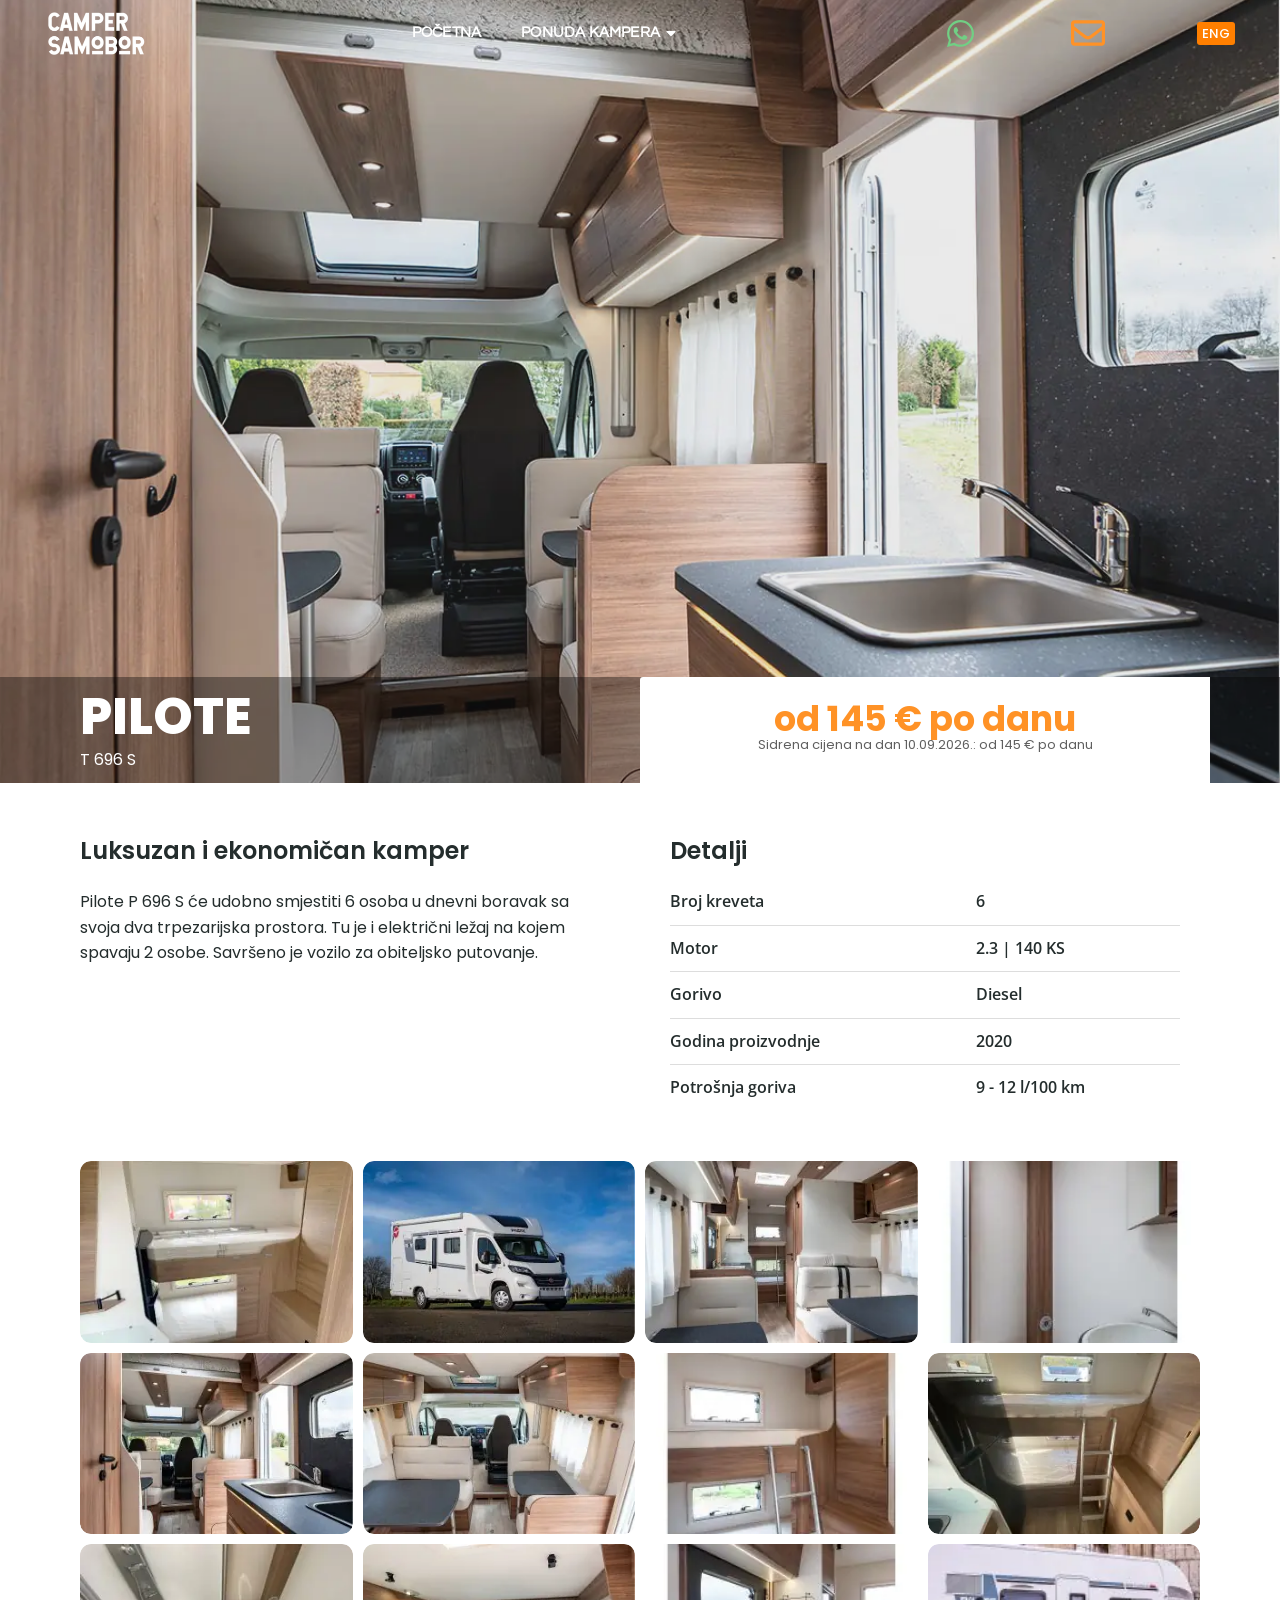
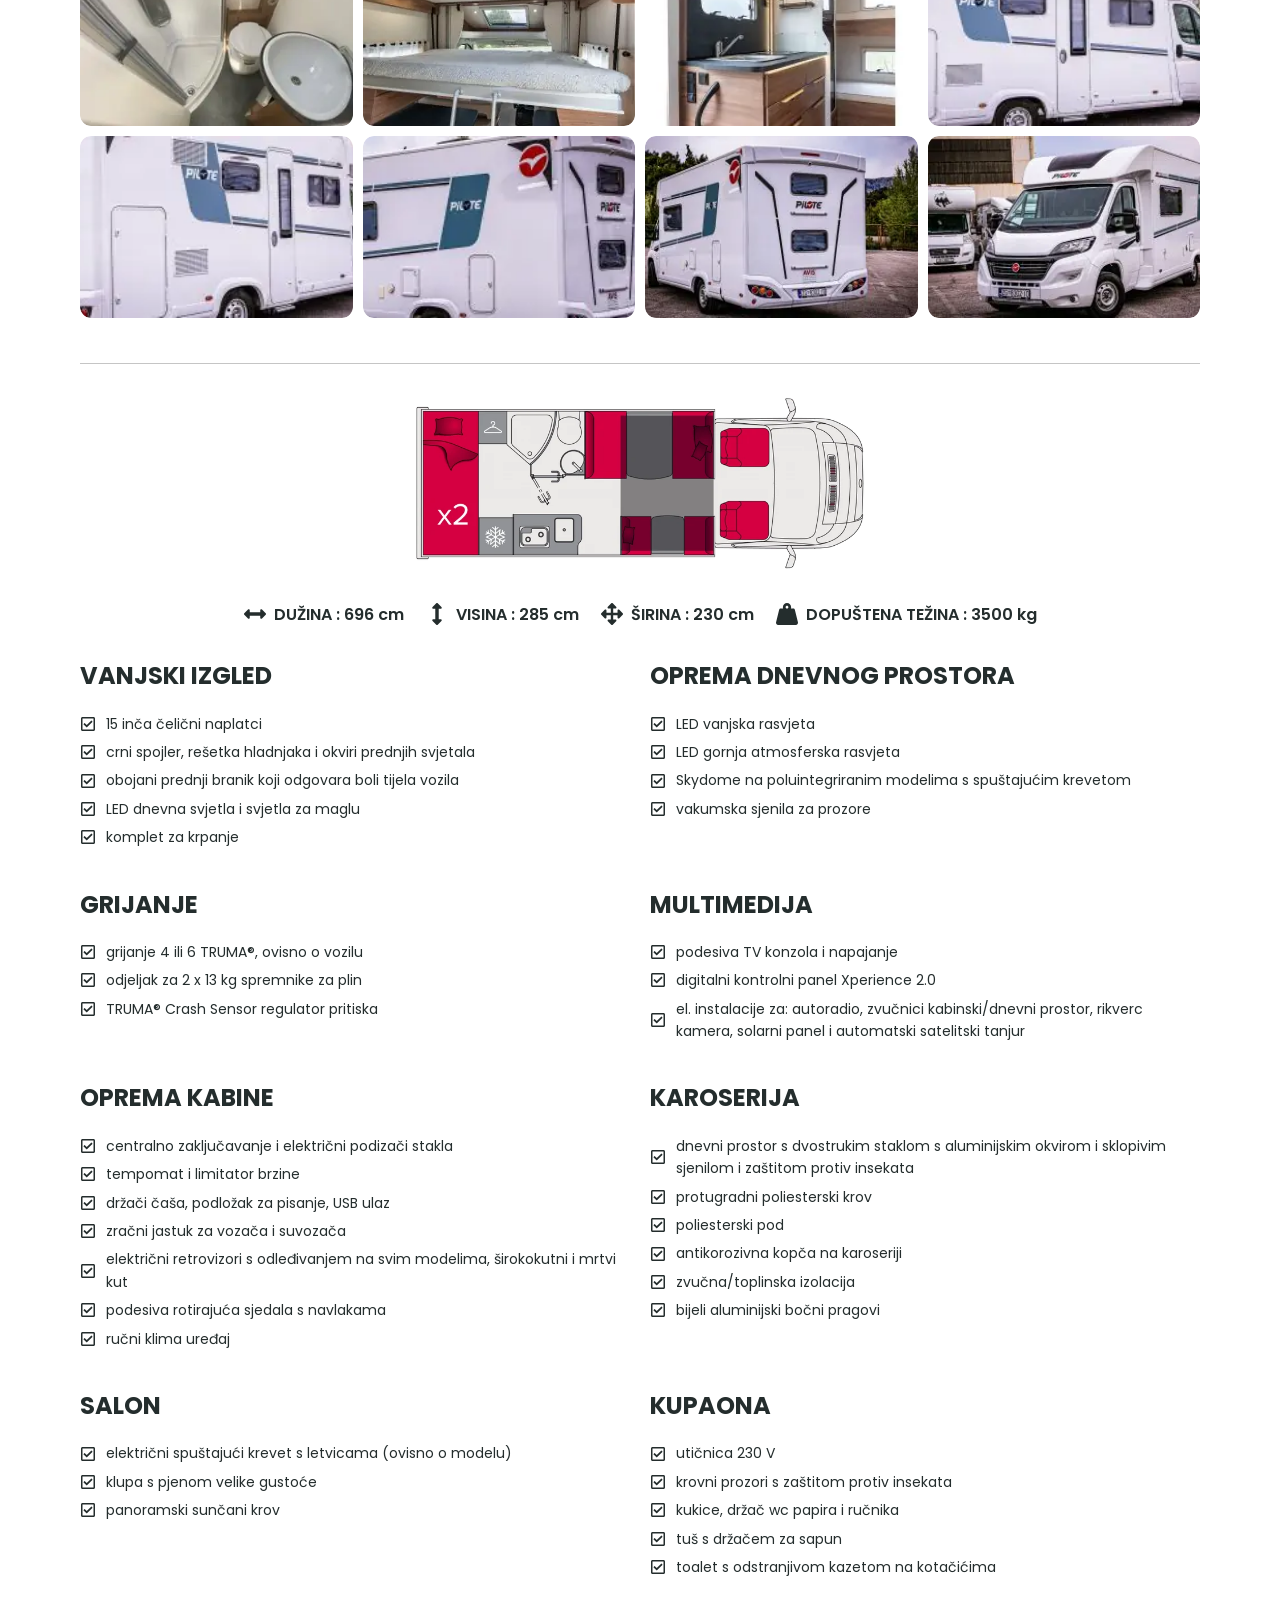
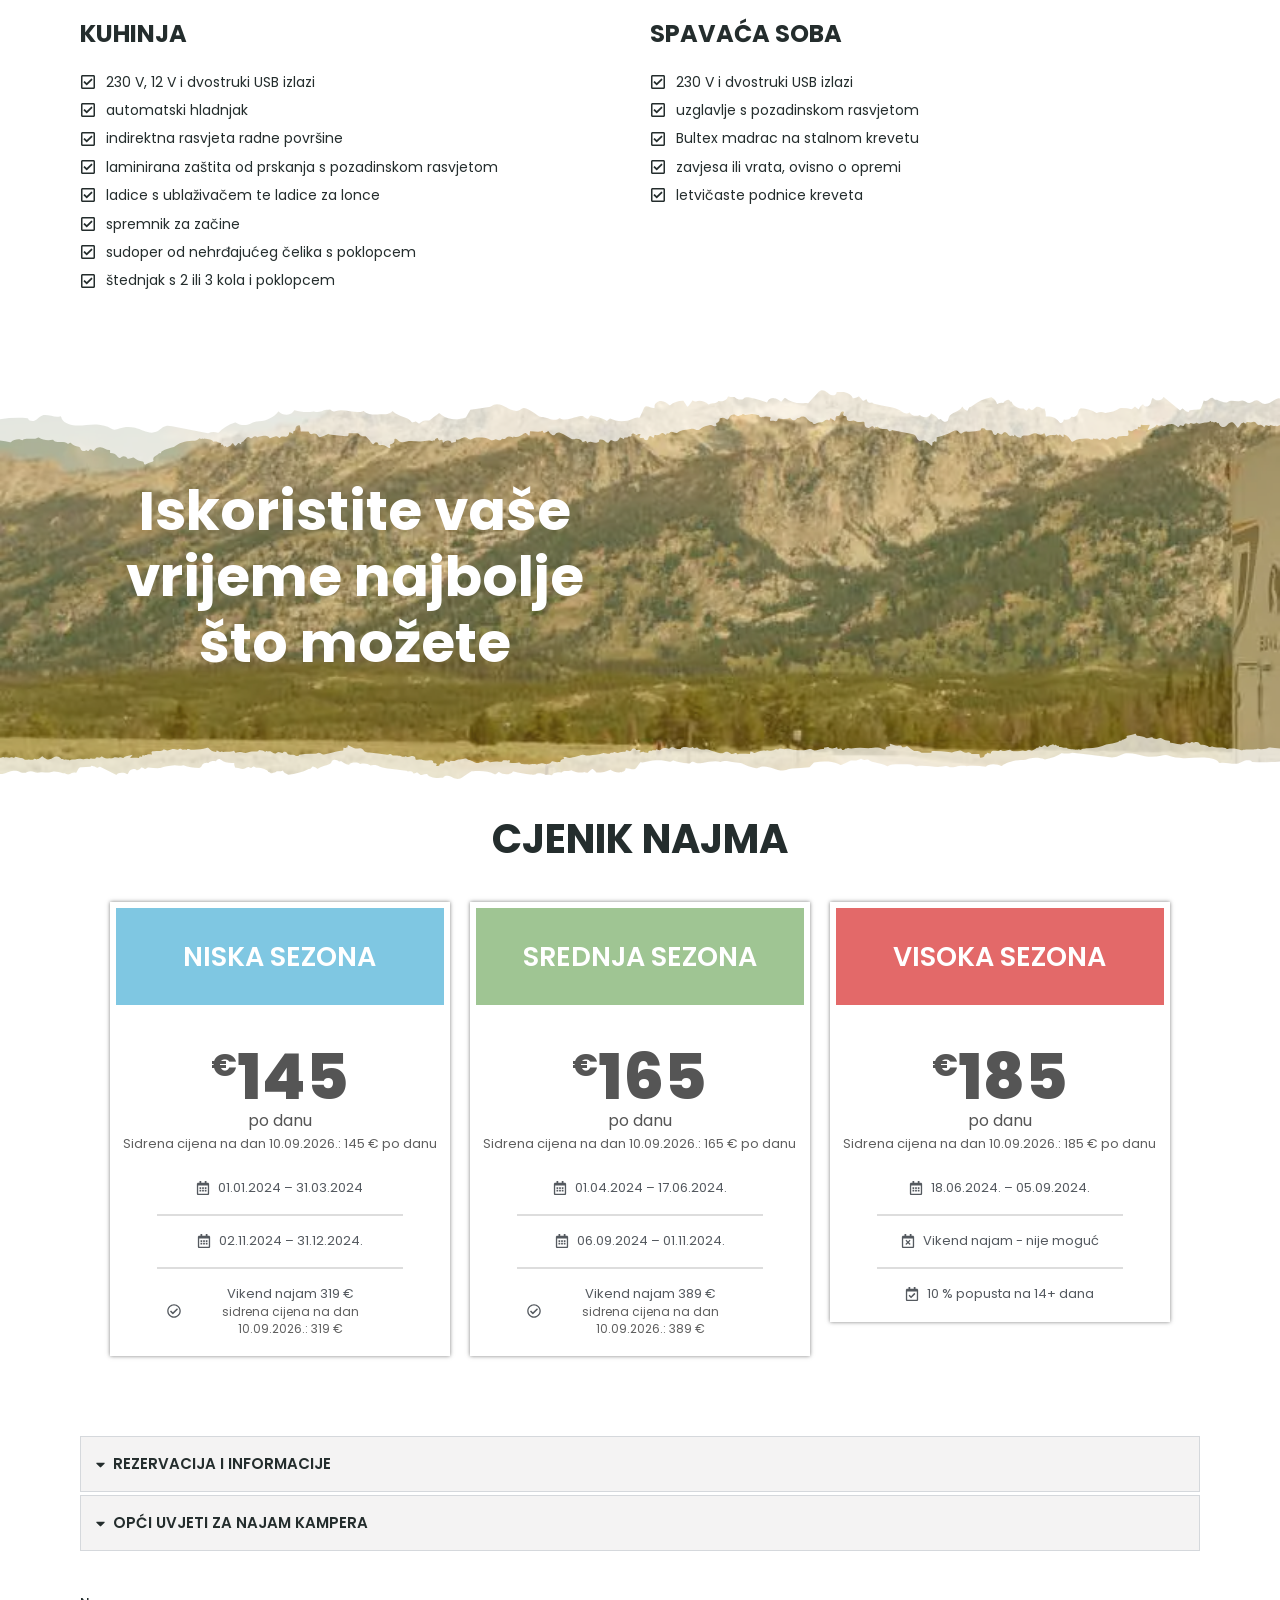
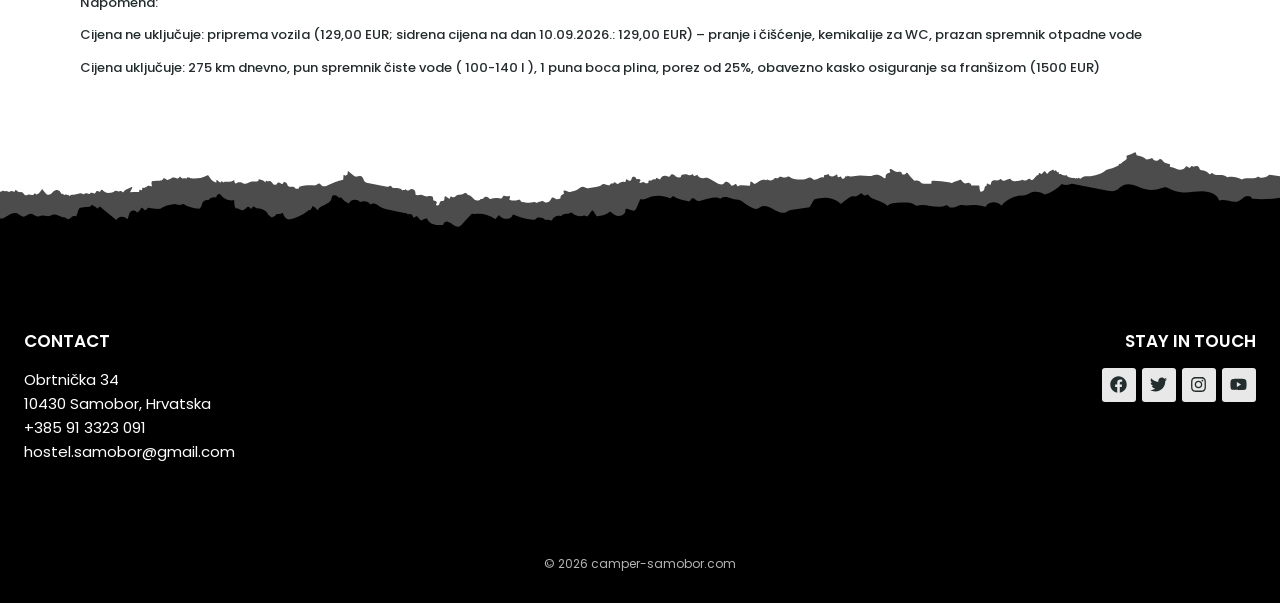
<file: pilote.html>
<!DOCTYPE html>
<html lang="hr">
<head>
  <meta charset="UTF-8">
  <meta name="viewport" content="width=device-width, initial-scale=1">
  <link rel="icon" href="data:,">
  <title>NAJAM KAMPERA | PILOTE | camper-samobor.com</title>
  <meta name="description" content="PILOTE T 696 S – od 145 € po danu. Luksuzan i ekonomičan kamper.">
  <link rel="preload" as="image" href="images/pilote/camping-car-pilote-P696S-1-mobile.webp" media="(max-width: 800px) and (orientation: portrait)" fetchpriority="high">
  <link rel="preload" as="image" href="images/pilote/camping-car-pilote-P696S-1.webp" media="not all and (max-width: 800px) and (orientation: portrait)" fetchpriority="high">
  <style>.d-hero{background-image:url("images/pilote/camping-car-pilote-P696S-1.webp")}@media (max-width: 800px) and (orientation: portrait){.d-hero{background-image:url("images/pilote/camping-car-pilote-P696S-1-mobile.webp")}}</style>
  <link rel="preload" href="fonts/poppins-400-latin.woff2" as="font" type="font/woff2" crossorigin>
  <link rel="preload" href="fonts/poppins-500-latin.woff2" as="font" type="font/woff2" crossorigin>
  <link rel="preload" href="fonts/poppins-800-latin.woff2" as="font" type="font/woff2" crossorigin>
  <link rel="stylesheet" href="css/style.css?v=5">
</head>
<body class="no-js">

<!-- Reusable SVG symbols -->
<svg width="0" height="0" style="position:absolute" aria-hidden="true">
  <defs>
    <symbol id="ico-whatsapp" viewBox="0 0 448 512"><path d="M380.9 97.1C339 55.1 283.2 32 223.9 32c-122.4 0-222 99.6-222 222 0 39.1 10.2 77.3 29.6 111L0 480l117.7-30.9c32.4 17.7 68.9 27 106.1 27h.1c122.3 0 224.1-99.6 224.1-222 0-59.3-25.2-115-67.1-157zm-157 341.6c-33.2 0-65.7-8.9-94-25.7l-6.7-4-69.8 18.3L72 359.2l-4.4-7c-18.5-29.4-28.2-63.3-28.2-98.2 0-101.7 82.8-184.5 184.6-184.5 49.3 0 95.6 19.2 130.4 54.1 34.8 34.9 56.2 81.2 56.1 130.5 0 101.8-84.9 184.6-186.6 184.6zm101.2-138.2c-5.5-2.8-32.8-16.2-37.9-18-5.1-1.9-8.8-2.8-12.5 2.8-3.7 5.6-14.3 18-17.6 21.8-3.2 3.7-6.5 4.2-12 1.4-32.6-16.3-54-29.1-75.5-66-5.7-9.8 5.7-9.1 16.3-30.3 1.8-3.7.9-6.9-.5-9.7-1.4-2.8-12.5-30.1-17.1-41.2-4.5-10.8-9.1-9.3-12.5-9.5-3.2-.2-6.9-.2-10.6-.2-3.7 0-9.7 1.4-14.8 6.9-5.1 5.6-19.4 19-19.4 46.3 0 27.3 19.9 53.7 22.6 57.4 2.8 3.7 39.1 59.7 94.8 83.8 35.2 15.2 49 16.5 66.6 13.9 10.7-1.6 32.8-13.4 37.4-26.4 4.6-13 4.6-24.1 3.2-26.4-1.3-2.5-5-3.9-10.5-6.6z"/></symbol>
    <symbol id="ico-envelope-o" viewBox="0 0 512 512"><path d="M464 64H48C21.49 64 0 85.49 0 112v288c0 26.51 21.49 48 48 48h416c26.51 0 48-21.49 48-48V112c0-26.51-21.49-48-48-48zm0 48v40.805c-22.422 18.259-58.168 46.651-134.587 106.49-16.841 13.247-50.201 45.072-73.413 44.701-23.208.375-56.579-31.459-73.413-44.701C106.18 199.465 70.425 171.067 48 152.805V112h416zM48 400V214.398c22.914 18.251 55.409 43.862 104.938 82.646 21.857 17.205 60.134 55.186 103.062 54.955 42.717.231 80.509-37.199 103.053-54.947 49.528-38.783 82.032-64.401 104.947-82.653V400H48z"/></symbol>
    <symbol id="ico-caret-down" viewBox="0 0 320 512"><path d="M31.3 192h257.3c17.8 0 26.7 21.5 14.1 34.1L174.1 354.8c-7.8 7.8-20.5 7.8-28.3 0L17.2 226.1C4.6 213.5 13.5 192 31.3 192z"/></symbol>
    <symbol id="ico-caret-up" viewBox="0 0 320 512"><path d="M288.662 352H31.338c-17.818 0-26.741-21.543-14.142-34.142l128.662-128.662c7.81-7.81 20.474-7.81 28.284 0l128.662 128.662c12.6 12.599 3.676 34.142-14.142 34.142z"/></symbol>
    <symbol id="ico-facebook" viewBox="0 0 512 512"><path d="M504 256C504 119 393 8 256 8S8 119 8 256c0 123.78 90.69 226.38 209.25 245V327.69h-63V256h63v-54.64c0-62.15 37-96.48 93.67-96.48 27.14 0 55.52 4.84 55.52 4.84v61h-31.28c-30.8 0-40.41 19.12-40.41 38.73V256h68.78l-11 71.69h-57.78V501C413.31 482.38 504 379.78 504 256z"/></symbol>
    <symbol id="ico-twitter" viewBox="0 0 512 512"><path d="M459.37 151.716c.325 4.548.325 9.097.325 13.645 0 138.72-105.583 298.558-298.558 298.558-59.452 0-114.68-17.219-161.137-47.106 8.447.974 16.568 1.299 25.34 1.299 49.055 0 94.213-16.568 130.274-44.832-46.132-.975-84.792-31.188-98.112-72.772 6.498.974 12.995 1.624 19.818 1.624 9.421 0 18.843-1.3 27.614-3.573-48.081-9.747-84.143-51.98-84.143-102.985v-1.299c13.969 7.797 30.214 12.67 47.431 13.319-28.264-18.843-46.781-51.005-46.781-87.391 0-19.492 5.197-37.36 14.294-52.954 51.655 63.675 129.3 105.258 216.365 109.807-1.624-7.797-2.599-15.918-2.599-24.04 0-57.828 46.782-104.934 104.934-104.934 30.213 0 57.502 12.67 76.67 33.137 23.715-4.548 46.456-13.32 66.599-25.34-7.798 24.366-24.366 44.833-46.132 57.827 21.117-2.273 41.584-8.122 60.426-16.243-14.292 20.791-32.161 39.308-52.628 54.253z"/></symbol>
    <symbol id="ico-instagram" viewBox="0 0 448 512"><path d="M224.1 141c-63.6 0-114.9 51.3-114.9 114.9s51.3 114.9 114.9 114.9S339 319.5 339 255.9 287.7 141 224.1 141zm0 189.6c-41.1 0-74.7-33.5-74.7-74.7s33.5-74.7 74.7-74.7 74.7 33.5 74.7 74.7-33.6 74.7-74.7 74.7zm146.4-194.3c0 14.9-12 26.8-26.8 26.8-14.9 0-26.8-12-26.8-26.8s12-26.8 26.8-26.8 26.8 12 26.8 26.8zm76.1 27.2c-1.7-35.9-9.9-67.7-36.2-93.9-26.2-26.2-58-34.4-93.9-36.2-37-2.1-147.9-2.1-184.9 0-35.8 1.7-67.6 9.9-93.9 36.1s-34.4 58-36.2 93.9c-2.1 37-2.1 147.9 0 184.9 1.7 35.9 9.9 67.7 36.2 93.9s58 34.4 93.9 36.2c37 2.1 147.9 2.1 184.9 0 35.9-1.7 67.7-9.9 93.9-36.2 26.2-26.2 34.4-58 36.2-93.9 2.1-37 2.1-147.8 0-184.8zM398.8 388c-7.8 19.6-22.9 34.7-42.6 42.6-29.5 11.7-99.5 9-132.1 9s-102.7 2.6-132.1-9c-19.6-7.8-34.7-22.9-42.6-42.6-11.7-29.5-9-99.5-9-132.1s-2.6-102.7 9-132.1c7.8-19.6 22.9-34.7 42.6-42.6 29.5-11.7 99.5-9 132.1-9s102.7-2.6 132.1 9c19.6 7.8 34.7 22.9 42.6 42.6 11.7 29.5 9 99.5 9 132.1s2.7 102.7-9 132.1z"/></symbol>
    <symbol id="ico-youtube" viewBox="0 0 576 512"><path d="M549.655 124.083c-6.281-23.65-24.787-42.276-48.284-48.597C458.781 64 288 64 288 64S117.22 64 74.629 75.486c-23.497 6.322-42.003 24.947-48.284 48.597-11.412 42.867-11.412 132.305-11.412 132.305s0 89.438 11.412 132.305c6.281 23.65 24.787 41.5 48.284 47.821C117.22 448 288 448 288 448s170.78 0 213.371-11.486c23.497-6.321 42.003-24.171 48.284-47.821 11.412-42.867 11.412-132.305 11.412-132.305s0-89.438-11.412-132.305zm-317.51 213.508V175.185l142.739 81.205-142.739 81.201z"/></symbol>
    <symbol id="ico-arrow-up" viewBox="0 0 448 512"><path d="M34.9 289.5l-22.2-22.2c-9.4-9.4-9.4-24.6 0-33.9L207 39c9.4-9.4 24.6-9.4 33.9 0l194.3 194.3c9.4 9.4 9.4 24.6 0 33.9L413 289.4c-9.5 9.5-25 9.3-34.3-.4L264 168.6V456c0 13.3-10.7 24-24 24h-32c-13.3 0-24-10.7-24-24V168.6L69.2 289.1c-9.3 9.8-24.8 10-34.3.4z"/></symbol>
    <symbol id="ico-arrows-alt-h" viewBox="0 0 512 512"><path d="M377.941 169.941V216H134.059v-46.059c0-21.382-25.851-32.09-40.971-16.971L7.029 239.029c-9.373 9.373-9.373 24.568 0 33.941l86.059 86.059c15.119 15.119 40.971 4.411 40.971-16.971V296h243.882v46.059c0 21.382 25.851 32.09 40.971 16.971l86.059-86.059c9.373-9.373 9.373-24.568 0-33.941l-86.059-86.059c-15.119-15.12-40.971-4.412-40.971 16.97z"/></symbol>
    <symbol id="ico-arrows-alt-v" viewBox="0 0 256 512"><path d="M214.059 377.941H168V134.059h46.059c21.382 0 32.09-25.851 16.971-40.971L144.971 7.029c-9.373-9.373-24.568-9.373-33.941 0L24.971 93.088c-15.119 15.119-4.411 40.971 16.971 40.971H88v243.882H41.941c-21.382 0-32.09 25.851-16.971 40.971l86.059 86.059c9.373 9.373 24.568 9.373 33.941 0l86.059-86.059c15.12-15.119 4.412-40.971-16.97-40.971z"/></symbol>
    <symbol id="ico-arrows-alt" viewBox="0 0 512 512"><path d="M352.201 425.775l-79.196 79.196c-9.373 9.373-24.568 9.373-33.941 0l-79.196-79.196c-15.119-15.119-4.411-40.971 16.971-40.97h51.162L228 284H127.196v51.162c0 21.382-25.851 32.09-40.971 16.971L7.029 272.937c-9.373-9.373-9.373-24.569 0-33.941L86.225 159.8c15.119-15.119 40.971-4.411 40.971 16.971V228H228V127.196h-51.23c-21.382 0-32.09-25.851-16.971-40.971l79.196-79.196c9.373-9.373 24.568-9.373 33.941 0l79.196 79.196c15.119 15.119 4.411 40.971-16.971 40.971h-51.162V228h100.804v-51.162c0-21.382 25.851-32.09 40.97-16.971l79.196 79.196c9.373 9.373 9.373 24.569 0 33.941L425.773 352.2c-15.119 15.119-40.971 4.411-40.97-16.971V284H284v100.804h51.23c21.382 0 32.09 25.851 16.971 40.971z"/></symbol>
    <symbol id="ico-weight-hanging" viewBox="0 0 512 512"><path d="M510.28 445.86l-73.03-292.13c-3.8-15.19-16.44-25.72-30.87-25.72h-60.25c3.57-10.05 5.88-20.72 5.88-32 0-53.02-42.98-96-96-96s-96 42.98-96 96c0 11.28 2.3 21.95 5.88 32h-60.25c-14.43 0-27.08 10.54-30.87 25.72L1.72 445.86C-6.61 479.17 16.38 512 48.03 512h415.95c31.64 0 54.63-32.83 46.3-66.14zM256 128c-17.64 0-32-14.36-32-32s14.36-32 32-32 32 14.36 32 32-14.36 32-32 32z"/></symbol>
    <symbol id="ico-calendar-alt" viewBox="0 0 448 512"><path d="M148 288h-40c-6.6 0-12-5.4-12-12v-40c0-6.6 5.4-12 12-12h40c6.6 0 12 5.4 12 12v40c0 6.6-5.4 12-12 12zm108-12v-40c0-6.6-5.4-12-12-12h-40c-6.6 0-12 5.4-12 12v40c0 6.6 5.4 12 12 12h40c6.6 0 12-5.4 12-12zm96 0v-40c0-6.6-5.4-12-12-12h-40c-6.6 0-12 5.4-12 12v40c0 6.6 5.4 12 12 12h40c6.6 0 12-5.4 12-12zm-96 96v-40c0-6.6-5.4-12-12-12h-40c-6.6 0-12 5.4-12 12v40c0 6.6 5.4 12 12 12h40c6.6 0 12-5.4 12-12zm-96 0v-40c0-6.6-5.4-12-12-12h-40c-6.6 0-12 5.4-12 12v40c0 6.6 5.4 12 12 12h40c6.6 0 12-5.4 12-12zm192 0v-40c0-6.6-5.4-12-12-12h-40c-6.6 0-12 5.4-12 12v40c0 6.6 5.4 12 12 12h40c6.6 0 12-5.4 12-12zm96-260v352c0 26.5-21.5 48-48 48H48c-26.5 0-48-21.5-48-48V112c0-26.5 21.5-48 48-48h48V12c0-6.6 5.4-12 12-12h40c6.6 0 12 5.4 12 12v52h128V12c0-6.6 5.4-12 12-12h40c6.6 0 12 5.4 12 12v52h48c26.5 0 48 21.5 48 48zm-48 346V160H48v298c0 3.3 2.7 6 6 6h340c3.3 0 6-2.7 6-6z"/></symbol>
    <symbol id="ico-check-circle" viewBox="0 0 512 512"><path d="M256 8C119.033 8 8 119.033 8 256s111.033 248 248 248 248-111.033 248-248S392.967 8 256 8zm0 48c110.532 0 200 89.451 200 200 0 110.532-89.451 200-200 200-110.532 0-200-89.451-200-200 0-110.532 89.451-200 200-200m140.204 130.267l-22.536-22.718c-4.667-4.705-12.265-4.736-16.97-.068L215.346 303.697l-59.792-60.277c-4.667-4.705-12.265-4.736-16.97-.069l-22.719 22.536c-4.705 4.667-4.736 12.265-.068 16.971l90.781 91.516c4.667 4.705 12.265 4.736 16.97.068l172.589-171.204c4.704-4.668 4.734-12.266.067-16.971z"/></symbol>
    <symbol id="ico-calendar-times" viewBox="0 0 448 512"><path d="M311.7 374.7l-17 17c-4.7 4.7-12.3 4.7-17 0L224 337.9l-53.7 53.7c-4.7 4.7-12.3 4.7-17 0l-17-17c-4.7-4.7-4.7-12.3 0-17l53.7-53.7-53.7-53.7c-4.7-4.7-4.7-12.3 0-17l17-17c4.7-4.7 12.3-4.7 17 0l53.7 53.7 53.7-53.7c4.7-4.7 12.3-4.7 17 0l17 17c4.7 4.7 4.7 12.3 0 17L257.9 304l53.7 53.7c4.8 4.7 4.8 12.3.1 17zM448 112v352c0 26.5-21.5 48-48 48H48c-26.5 0-48-21.5-48-48V112c0-26.5 21.5-48 48-48h48V12c0-6.6 5.4-12 12-12h40c6.6 0 12 5.4 12 12v52h128V12c0-6.6 5.4-12 12-12h40c6.6 0 12 5.4 12 12v52h48c26.5 0 48 21.5 48 48zm-48 346V160H48v298c0 3.3 2.7 6 6 6h340c3.3 0 6-2.7 6-6z"/></symbol>
    <symbol id="ico-calendar-check" viewBox="0 0 448 512"><path d="M400 64h-48V12c0-6.627-5.373-12-12-12h-40c-6.627 0-12 5.373-12 12v52H160V12c0-6.627-5.373-12-12-12h-40c-6.627 0-12 5.373-12 12v52H48C21.49 64 0 85.49 0 112v352c0 26.51 21.49 48 48 48h352c26.51 0 48-21.49 48-48V112c0-26.51-21.49-48-48-48zm-6 400H54a6 6 0 0 1-6-6V160h352v298a6 6 0 0 1-6 6zm-52.849-200.65L198.842 404.519c-4.705 4.667-12.303 4.637-16.971-.068l-75.091-75.699c-4.667-4.705-4.637-12.303.068-16.971l22.719-22.536c4.705-4.667 12.303-4.637 16.97.069l44.104 44.461 111.072-110.181c4.705-4.667 12.303-4.637 16.971.068l22.536 22.718c4.667 4.705 4.636 12.303-.069 16.97z"/></symbol>
    <symbol id="ico-check-square" viewBox="0 0 448 512"><path d="M400 32H48C21.49 32 0 53.49 0 80v352c0 26.51 21.49 48 48 48h352c26.51 0 48-21.49 48-48V80c0-26.51-21.49-48-48-48zm0 400H48V80h352v352zm-35.864-241.724L191.547 361.48c-4.705 4.667-12.303 4.637-16.97-.068l-90.781-91.516c-4.667-4.705-4.637-12.303.069-16.971l22.719-22.536c4.705-4.667 12.303-4.637 16.97.069l59.792 60.277 141.352-140.216c4.705-4.667 12.303-4.637 16.97.068l22.536 22.718c4.667 4.706 4.637 12.304-.068 16.971z"/></symbol>
    <symbol id="ico-chevron-left" viewBox="0 0 320 512"><path d="M34.52 239.03L228.87 44.69c9.37-9.37 24.57-9.37 33.94 0l22.67 22.67c9.36 9.36 9.37 24.52.04 33.9L131.49 256l154.02 154.75c9.34 9.38 9.32 24.54-.04 33.9l-22.67 22.67c-9.37 9.37-24.57 9.37-33.94 0L34.52 272.97c-9.37-9.37-9.37-24.57 0-33.94z"/></symbol>
    <symbol id="ico-chevron-right" viewBox="0 0 320 512"><path d="M285.476 272.971L91.132 467.314c-9.373 9.373-24.569 9.373-33.941 0l-22.667-22.667c-9.357-9.357-9.375-24.522-.04-33.901L188.505 256 34.484 101.255c-9.335-9.379-9.317-24.544.04-33.901l22.667-22.667c9.373-9.373 24.569-9.373 33.941 0L285.475 239.03c9.373 9.372 9.373 24.568.001 33.941z"/></symbol>
    <symbol id="ico-times" viewBox="0 0 352 512"><path d="M242.72 256l100.07-100.07c12.28-12.28 12.28-32.19 0-44.48l-22.24-22.24c-12.28-12.28-32.19-12.28-44.48 0L176 189.28 75.93 89.21c-12.28-12.28-32.19-12.28-44.48 0L9.21 111.45c-12.28 12.28-12.28 32.19 0 44.48L109.28 256 9.21 356.07c-12.28 12.28-12.28 32.19 0 44.48l22.24 22.24c12.28 12.28 32.2 12.28 44.48 0L176 322.72l100.07 100.07c12.28 12.28 32.2 12.28 44.48 0l22.24-22.24c12.28-12.28 12.28-32.19 0-44.48L242.72 256z"/></symbol>
    <g id="torn"><path opacity="0.7" d="M0.1,197.8c12.1,1.7,23,3.5,33.8,5.3c0.9,0.1,1.9-0.1,2.6-0.8 c6.5-6.2,17.2-9.5,27.2-8.2c0.3,0,0.7,0.1,1,0.3c1.6,0.7,3.1,1.5,4.7,2.2c1,0.5,2.3,0.3,3.2-0.4c11.5-8.5,35.2,1,46.8-7.3 c1-0.7,2.3-0.7,3.3-0.1c11.8,7.4,28.3,10.1,42.8,6.8c1.2-0.3,2.4,0.3,3.2,1.3c3.7,5.1,13.4,6,21.3,5.7c7.7-0.3,17.2,0.1,21.6,4.7 c1,1.1,2.7,1.2,3.9,0.4c1.2-0.8,2.3-1.6,3.5-2.3c1.3-0.9,3-0.6,4,0.5c4.7,5.6,12.2,9.6,20.5,10.9c2.4,0.4,4.9,0.6,6.7,1.9 c2.7,1.9,2.6,5.3,4.2,7.9c2.6,4.2,10.5,4.9,14.8,2c1-0.7,2.4-0.7,3.4,0.1c0.6,0.4,1.1,0.8,1.7,1.2c1.3,0.9,3,0.7,4.1-0.5 c1.1-1.2,2.1-2.4,3.2-3.6c1-1.2,2.7-1.4,4-0.5c1.9,1.3,3.9,2.6,5.9,3.9c1.5,1,3.6,0.5,4.4-1.2c2.9-5.9,11-10.1,18.9-9.2 c9.7,1.1,18.7,8.6,27.4,8.8c2.3,0.1,3.8,2.6,2.6,4.6c0,0,0,0.1-0.1,0.1c-1.2,2,0.3,4.5,2.6,4.6c7.7,0.2,15.3,3.5,19.3,8.8 c2.2,2.9,4.9,7,9.1,6.3c2.4-0.4,3.9-2.2,5.7-3.5c5.5-3.7,14.8-0.6,16.8,4.5c0.6,1.5,2.2,2.3,3.7,1.9c4.8-1.4,9.7-2.8,14.6-4.1 c1-0.3,2.1,0,2.8,0.7c6.8,6.2,16.7,10.4,27.1,11.3c1.3,0.1,2.3,1,2.7,2.3c0.5,1.8,0.9,3.6,1.4,5.4c0.5,1.9,2.6,2.9,4.4,2 c7.3-3.8,15.1-6.9,23.1-9.4c1.8-0.6,2.7-2.7,1.8-4.3c-1.6-3-0.3-7.6,2.9-10.1c4.2-3.5,10.1-5.7,13.2-9.7c0.6-0.8,1.4-1.2,2.4-1.3 c0.8,0,1.6,0,2.4-0.1c1.2,0,2.2-0.7,2.7-1.8c0.5-1.2,1.1-2.3,1.6-3.5c0.3-0.6,0.8-1.1,1.4-1.4c11.4-5.8,24-10.1,37.2-12.6 c14.5-12.2,35.4-19.5,56.5-19.7c2.7-0.1,5.4,0.1,8-0.4c2.7-0.5,5.2-1.5,7.8-2.3c2.7-0.8,4.7-3.1,6.8-4.6c0.6-0.4,1.2-0.8,2-0.7 c1.7,0.2,1.8,2.5,3.4,2.8c1.8,0.2,3-2.4,4.7-1.8c0.6,0.2,1,0.9,1.6,1.1c1.6,0.6,3-1.8,4.8-1.5c0.6,0.1,1.1,0.6,1.6,0.9 c0.7,0.4,1.6,0.5,2.5,0.6c2.9,0.4,5.9,0.8,8.8,1.2c2.9,0.4,6,0.8,8.6,2c2.1,1,3.8,2.5,4.5,4.3c0.3,0.8,1,1.3,1.8,1.2 c4.4-0.6,8.9-0.2,13.1,1.1c-0.3,0.1-0.5,0.3-0.3,0.6c0.4,0.4,1.3,0.3,1.9,0.1c0.6-0.1,1.6,0,1.7,0.5c-0.8,0.3-1.6,0.8-2.1,1.4 c2.6,0.3,5.3,0.4,7.9,0.4c1.1,0,1.9,1.1,1.6,2.2c-0.2,0.7-0.3,1.4-0.3,2.1c0,1.4,1.8,2.2,2.8,1.2c0,0,0,0,0,0 c0.7-0.7,1.9-0.6,2.5,0.2c1.2,1.6,2.4,3.2,3.6,4.9c0.7,1.1,2.3,1,2.9-0.2c0-0.1,0.1-0.1,0.1-0.2c0.5-1,2-1.2,2.7-0.3 c0.9,1,1.9,2.1,2.8,3.1c0.7,0.7,1.8,0.7,2.5-0.1c2.4-2.6,8-3.4,10.7-6.1c2-2,2.5-5.1,5.4-6.1c0.3-0.1,0.7-0.2,1.1-0.1 c0.4,0.1,0.7,0.4,0.9,0.8c1.3,1.9,2.5,3.7,3.8,5.6c0.5,0.7,1,1.5,1.9,1.7c1.5,0.3,2.8-0.8,3.7-1.8c1.6-1.9,3.1-3.7,4.7-5.6 c0.5-0.6,1-1.2,1.9-1.5c2.4-0.7,3.8,1.9,5.9,3c0.8,0.4,1.8,0.1,2.2-0.7c0.5-0.9,0.6-2,1-3c0.4-1.4,1.6-3.1,3.4-3 c0.7,0,1.3,0.3,2,0.2c0.4-0.1,0.8-0.4,0.8-0.8c0-0.4,0-0.8,0.3-1.1c2.8-3.3,5.7-5.8,8.6-9.2c1.9-2.4,5.2-5,8.3-3.8 c1.9,0.8,2.7,2.9,4.7,3.6c3.3,1.2,6.2-2.1,8.9-4c3.2-2.3,9.3-2.2,11.4,0.5c0.5,0.7,1.4,0.7,2.2,0.3c4.1-2.4,9.3-3.2,14.4-3.8 c4.6-0.5,9.3-0.9,13.8,0.1c3.8,0.9,7.4,3.1,8.7,6.1c0.4,0.8,1.2,1.2,2.1,0.9c5.1-1.7,10.2-3.5,15.4-5.3c1.4-0.5,3-1,4.6-0.9 c3.8,0.4,5.7,4.3,8.9,5.6c0.9,0.3,1.8-0.1,2.2-1c0.9-2.4,5.1-3.8,8.6-3.7c4.1,0.1,8.4,1.3,12.2,0.1c5.5-1.7,7-7,7.3-11.8 c0.1-1,1-1.7,2-1.5c3.1,0.7,6,2,8.3,3.8c1.1,0.8,2.6,0.1,2.7-1.3c0.1-1.3,0-2.6-0.3-3.8c-0.2-0.9,0.4-1.9,1.4-2 c2.1-0.2,4.2-1.8,4.9-3.6c1-2.3,0.7-4.9,1.4-7.2c1.3-4,5.9-7.2,11-7.7c0.8-0.1,1.5,0.4,1.8,1.1c1.7,5.3,2.6,10.8,2.5,16.3 c0,0.9,0.7,1.7,1.6,1.7c7.3,0.4,14.7,0.5,22,0.2c0.7,0,1.3,0.3,1.5,0.9c1.9,3.8,5,7.8,9.8,7.4c2.1-0.2,3.9-1.2,6-1.6 c6.2-1.1,11.2,3.8,14,8.3c0.8,1.3,1.9,2.8,3.6,3c1.1,0.2,2.3-0.2,3.4-0.6c3.8-1.3,7.5-2.7,11.3-4c4.6-1.6,8.1-3.6,12.1-5.8 c0.5-0.3,1.2-0.3,1.7,0c2.5,1.6,5.9,2.2,9,2.6c15.2,2.1,30.5,3.6,45.8,4.5c2.1,0.1,4.4,0.1,6.1-0.9c2.1-1.3,2-3.6,1.3-5.8 c-0.4-1.1,0.4-2.2,1.6-2.2c7.5-0.2,15.1-0.2,22.6-0.1c2.1,0,4.4,0.1,6.2,1c1.8,0.9,2.9,2.5,4.3,3.9c3.9,3.9,10.8,5.5,16.7,4.2 c1-0.2,2.1,0.1,2.8,0.8c7.5,7.1,14.1,14.7,19.8,22.8c1.3,1.9,4.1,1.9,5.3-0.1c0.7-1.2,1.6-2.2,2.9-3c2.9-2,8.2-1.9,9.7,0.9 c0.8,1.5,0.4,3.2,1.3,4.6c2.4,3.4,8.8,1.2,13.8,1.4c7.6,0.3,13,7.4,19.5,9.4c2.6,0.8,4.9-1.9,3.8-4.3c-0.4-0.9-0.9-1.7-1.3-2.6 c-1.1-1.9,0.1-4.3,2.2-4.7c3.6-0.6,7-2.2,9.2-4.6c2.2-2.5,3.1-5.8,2.4-8.9c-0.5-2.5,1.8-4.6,4.2-3.7c3.1,1.2,6,3.8,8.6,5.8 c4.9,3.7,11.9,5.4,18.5,4.6c4.7-0.6,9-2.3,13.6-3.2c12-2.2,24.4,1.9,36.6,1.2c13-0.7,27.8-6.3,37.9,0.2c-1.5-0.8-0.4-3,1.5-3.3 c1.1-0.2,2.1,0,3.2,0.4c0.9,0.3,1.8-0.3,1.9-1.2c0.6-3.3,4.2-6.3,8.3-6.6c0.7-0.1,1.3,0.4,1.5,1.1c0.5,2,1.7,4,3.2,5.7 c0.5,0.5,1.2,0.6,1.8,0.3c2.2-1.2,4.9-1.8,7.5-1.8c0.9,0,1.5,0.7,1.5,1.6c-0.1,2.1,0.2,4.2,1.1,6.1c0.4,0.9,1.6,1.1,2.3,0.5 c3.5-3.1,8.1-5.6,13.3-5.8c4.9-0.2,9.9,2.6,11,6.2c0.3,0.9,1.4,1.3,2.2,0.8c2.8-1.9,6.6-2.8,10.2-2.5c0.8,0.1,1.5-0.5,1.6-1.2 c0.3-1.8,0.5-3.5,0.8-5.3c0.1-0.9,1.1-1.5,2-1.2c4.7,1.7,10.7-1.1,15.1-3.7c5-2.9,12.6-5.6,16.7-1.8c2.9,2.6,7.4,6.2,11.6,5.2 c4.2-1.1,7.5-3.5,11.5-4.9c5.4-1.8,11.4-1.6,17.2-1.4c9.6,0.4,19.7,0.9,27.7,5.1c3.6,1.9,7.4,4.6,11.6,3.9c2.7-0.5,4.8-2.3,7.4-2.8 c3.3-0.7,6.6,0.8,9.7,1.9s7.4,1.5,9.4-0.7c0.9-0.9,1.3-2.2,2.4-2.8c2.6-1.6,6.3,0.8,9.5,0.2c2.8-0.6,3.9-3.2,5.8-5 c4.6-4.2,12.7-2.3,19.2,0.3c0.9,0.4,2-0.3,2-1.3c0,0,0,0,0,0c0.1-1.1,1.2-1.7,2.1-1.2c4.9,2.7,12.6,1.2,17.9-1.7 c5.8-3.2,10.5-7.7,17-9.7c0.5-0.2,1.1,0,1.5,0.4c2.7,2.8,5.9,5.3,9.6,7.2c1,0.5,2.1-0.2,2.2-1.3c0.1-3.4,0.4-6.9,1-10.4 c0.1-0.7,0.8-1.3,1.6-1.2c7.5,0.5,14.9,0.9,22.3,1.3c4.7,0.3,10.4,0.1,13.1-2.7c0.5-0.6,1.4-0.7,2-0.2c2.1,1.7,1.7,5.8,4.8,6.4 c1.3,0.3,2.7-0.3,3.9-0.9c2.8-1.3,5.7-2.6,8.6-4c0.7-0.3,1.5-0.1,1.8,0.5c2.4,3.9,6,7.4,10.2,10c2,1.3,4.7,2.5,7.1,1.8 c3.1-0.8,4.1-3.8,6.2-5.8c2.8-2.5,7.6-3.1,11.7-2.2c4,0.9,7.6,2.9,11,4.8c7.2,4.2,14.4,8.3,21.6,12.4c3.8,2.2,8.7,4.5,13,3 c9.1-3.2,21.1,0.9,24.4,8.3c0.3,0.8,1.2,1.2,2,0.8c2.5-1.2,5-2.4,7.4-3.5c0.6-0.3,1.3-0.1,1.8,0.4c1.2,1.4,2.1,2.9,2.8,4.4 c0.4,0.8,1.4,1.2,2.2,0.7c2.8-1.8,6-3.5,9.6-3.1c2.2,0.3,4.1,1.3,6.1,2.1c5,1.9,11.1,1.7,16-0.4c2.7-1.1,4.9-4.1,3.9-6 c-0.4-0.8,0.2-1.8,1.1-2c5.1-1.2,11-0.2,14.9,2.7c2.2,1.6,3.8,3.6,6.1,5.1c2.3,1.4,5.8,2.2,8.1,0.7c2.5-1.5,2.6-4.8,5.2-6.2 c3.8-2,8.2,1.5,12.6,2.4c4,0.8,8.2-0.8,11.1-3.2c2.4-2.1,4-4.7,5.4-7.3c0.4-0.7,1.2-0.9,1.9-0.6c3.8,1.6,7.6,3.3,11.4,5 c0-1.6,0.1-3.2,0.2-4.8c3.2-0.1,6.4-0.2,9.7-0.3c1.1,0,2-0.7,2.3-1.8c0,0,0,0,0,0c0.4-1.2,1.6-1.9,2.9-1.7c2.2,0.4,4.4,0.6,6.3-0.2 c1.9-0.7,2.8-2.9,2.1-4.3c-0.6-1.2-0.2-2.7,1-3.3c1.8-1,4-1.3,6.3-0.9c2.6,0.4,4.8,1.7,6.1,3.4c0.8,1.1,2.2,1.3,3.4,0.7 c2-1.2,4.3-2.1,6.7-2.7c1.2-0.3,2.7-0.5,3.7,0.2c2.4,1.7-1.8,4.3-2.6,6.8c-0.8,2.3,2,4.7,5,5.1c1.9,0.2,3.7,0,5.6-0.5 c1.5-0.4,2.9,0.6,3.2,2c0.3,1.6,1.1,3,2.6,4.1c2.3,1.8,6.5,2.1,8.8,0.2c3.8-3.1,1.3-10,6.4-11.5c3.8-1.1,6.7,2.3,10.1,4.3 c1.5,0.9,3.5,0,3.8-1.7c0.2-1.2,0.3-2.5,0.3-3.7c0-1.6,1.5-2.8,3.1-2.5c5.3,1.1,11.3,0.2,15.6-2.7c2.2-1.5,4.5-3.7,7.3-3.4 c3.7,0.3,6.1,4.5,9.3,5c1.1,0.2,2.2-0.5,2.6-1.6c0.1-0.2,0.2-0.5,0.3-0.7c0.4-1.3,1.7-2,3-1.7c2.6,0.6,5.3,0.6,6.7-1 c0.6-0.7,0.8-1.6,1.3-2.4c2-2.9,7.6-2.1,11.3-0.5s8.1,3.6,11.7,1.9c1.2-0.6,2.1-1.5,3.1-2.3c4.6-3.8,11.6-5.1,18.2-6.1 c6.5-1,12.9-2.1,19.4-3.1c3.6-0.6,7.3-1.1,10.8-0.2c3.3,0.9,6.1,3.1,9.6,3.5c5.8,0.6,10.1-3.7,14.5-6.8c6.5-4.5,15-6.5,23.2-8.5 c1.8-0.4,3.7-0.9,5.6-0.6c2.2,0.3,4,1.5,6,2.4c2.7,1.2,5.9,1.9,9,1.8c1.6,0,2.8-1.6,2.4-3.2c-0.5-1.9-1.9-4-1.1-5.9 c0.8-1.9,3.5-2.7,5.6-3.8c3.7-2.1,5.6-6,5-9.5c-0.2-1.4,0.7-2.7,2.1-2.9c2.8-0.4,5.5-0.9,8.3-1.2c4.6-0.7,10.8,6.6,15,5 c1.9-0.6,2.6-2.4,3.3-4c1.5-3.4,3.7-6.7,7.2-8.9c3.6-2.2,8.5-3.1,12.6-1.7c2.8,1,4.9,3,7.8,3.8c2.1,0.6,4.9-0.1,6-1.4 c0.6-0.7,1.5-1,2.4-0.9c2.3,0.4,5.2-0.7,6.3-2.4c0.7-1,2-1.4,3.2-0.9c1.4,0.6,2.8,1.3,4.3,1.9c1.1,0.5,2.3,1.1,3.6,0.9 c0.5,0,1-0.3,1.4-0.6c0.6-0.5,1.4-0.8,2.1-0.5c2.9,0.9,7.1-0.9,10.7-1.6c3.1-0.6,6.4-0.1,9.6,0.4c4.4,0.7,8.8,1.4,13.2,2.1 c1.3,0.2,2.7,0.4,3.7,1.2c1.9,1.5,1.6,4.2,3.8,5.3c1.8,1,4.3,0.2,6.4-0.5c7.7-2.4,16.7-2.3,24.3,0.4c1.4,0.5,2,2.1,1.4,3.5 c-0.8,1.7-1.4,3.4-1.9,5.2c-0.5,1.9,1.1,3.5,3,3.2c4-0.8,8.3-0.7,12.2,0.2c1.9,0.5,4,1.1,5.7,0.4c2.8-1.2,2.3-4.6,4.2-6.6 c2.9-3.2,9-1.2,13.8-0.2c7.5,1.5,15.2-0.5,22.2-3.1c1-0.4,2.2-0.1,2.9,0.8c1.5,1.8,3,3.5,5.2,4.8c2.7,1.6,6.5,2.2,9.4,0.9 c2.6-1.2,3.9-3.6,6.1-5.3c1.4-1,3.8-1.5,5.5-1.1c1,0.3,2.1-0.3,2.7-1.1c2.1-3,8.1-4.5,12.6-3c5.6,1.8,9,6.2,12.7,10 c3.2,3.3,7.6,6.6,12.7,7c1.1,0.1,1.9,0.9,2.2,1.9c0.8,2.6,4.3,4.6,7.5,3.9c2.4-0.5,4.2-2,6.2-3.1c3.8-2.1,8.9-2.9,13.4-2.1 c0.4,0.1,0.7,0.1,1.1,0c3.3-0.9,6.1-2.7,8.5-4.7c2.4-2.2,6.2-4,9.5-2.9c1.6,0.6,3.1,2,4.9,1.7c2.3-0.3,2.4-2.6,2.9-4.6 c0.4-1.6,2.2-2.4,3.7-1.6c3.4,1.8,6.4,3.9,9,6.4c1.5,1.5,4.1,0.5,4.3-1.6c0.2-2.4,0.5-4.7,0.7-7.1c0.2-1.7,0.5-3.6,2.2-4.7 c2.4-1.5,6-0.3,8.7-1.4c4.1-1.6,3.2-6.5,5.4-9.7c1.4-2,4.2-3.1,7.1-3.1c2.1,0,3.3,2.4,2,4.1c-0.9,1.2-1.5,2.4-1.8,3.7 c-0.5,2.5,1,5.5,4.1,6.2c1.2,0.2,2.4,0.1,3.6,0.5c5.5,1.5,1.8,8.8,5.2,12.7c2.1,2.5,6.7,2.7,10.4,2.1s7.5-1.7,11.2-1.1 c4.1,0.7,7.2,3.5,11.2,4.3c5.8,1.2,12.7-1.8,18-0.5c1.6,0.4,2.8,1.9,2.7,3.6c-0.2,3.5-0.1,7.1,1.9,10.2c2.4,3.8,8.4,6.4,13.1,4.4 c2.5-1,4.2-3.2,6.9-4c3.2-0.9,6.9,1.2,7.7,3.7c0.2,0.7,1.1,0.8,1.6,0.3c0.8-0.8,1.5-1.6,2.2-2.4c0.3-0.3,0.7-0.4,1.1-0.2 c1.6,0.8,4,0.5,5.3-0.6c0.4-0.4,1-0.3,1.4,0.2c2.4,3.4,7.1,5.8,12.1,6c0.1,0,0.3,0,0.4,0.1c5.2,2.7,14.4-1.4,18.5,2.3 c2.1,1.9,2.5,5.4,5.5,5.6c2.9,0.3,4.6-2.9,7.5-3.4c1.1-0.2,2.3,0,3.4,0.2c18.5,3.7,37,7.4,55.5,11.1c5.2,1,10.7,2.2,14.1,5.5 c2.8,2.7,3.6,6.3,5.1,9.6s4.3,6.7,8.6,7.3c5.2,0.6,10.3-3,15.3-1.7c1.7,0.5,3.2,1.5,4.5,2.6c5.9,4.6,11.7,9.3,17.4,14.1 c0.6,0.5,1.4,0.1,1.5-0.6c0.5-3.5,0.9-7,1.4-10.4c0.1-0.4,0.4-0.8,0.9-0.8c0.6-0.1,1.3,0,1.9,0.1c0.7,0.1,1.3-0.5,1.1-1.2 c0,0,0,0,0,0c-0.2-0.8,0.6-1.5,1.3-1.1c1.8,0.9,3.8,1.5,5.8,1.8c0.5,0.1,1-0.3,1.1-0.9c0.3-4.1,0.4-8.2,0.7-12.3 c0-0.4,0.3-0.8,0.7-0.9c16.2-3.6,31.6-9.3,45.7-16.6c5.7-3,13.4-6.3,18.9-3c4.1,2.5,6.4,8.4,11.4,7.4c2.4-0.4,3.8-2.4,5.7-3.7 c3.7-2.4,8.9-2.1,13.6-1.8c13.8,0.7,27.7-0.8,40.8-4.3c0.5-0.1,0.8-0.7,0.6-1.3c-0.7-1.9,1-4.2,3.4-5c2.7-0.7,5.6-0.1,8.1,1 c0.3,0.1,0.5,0.4,0.5,0.8c0.2,2.6,6,4.9,9.4,4.7c3.6-0.1,7.4-1.2,10.6,0.1c4.1,1.7,4.7,6.1,6.3,9.5c1.7,3.4,7.6,6.5,10.4,3.5 c1.1-1.2,1.1-3.1,2.6-4.1c3.9-2.5,8,4.4,12.9,3.9c4-0.4,4.7-5.2,8.4-6.7c3.2-1.4,7.1,0.5,9.2,2.9c2.1,2.3,3.5,5.2,6.2,7 c2.5,1.6,6.9,1.8,8.6-0.1c0.3-0.4,0.9-0.4,1.3-0.1c1.2,1,2.6,1.8,4.3,2.3c0.4,0.1,0.9-0.1,1.1-0.5c0.5-1.1,1.1-2.3,1.6-3.4 c0.3-0.7,1.3-0.7,1.7,0c2.9,5.1,11,7.5,18.3,8.9c0.6,0.1,1.2-0.4,1.1-1c-0.4-2.8,3.6-5.7,7.5-6.2c4.5-0.6,9.1,0.4,13.6-0.2 c8.8-1.3,16.4-9,24.8-6.5c2.1,0.7,3.9,1.9,5.9,2.8c6.1,2.7,14.4,1.5,19-2.7c0.4-0.4,1.1-0.3,1.4,0.1c2.1,3,3.5,6.3,4.1,9.8 c0.1,0.7,0.9,1,1.4,0.6c5.1-3.4,11.9-5.3,18.6-5c4.4,0.2,10,1,12.7-1.6c0.3-0.3,0.8-0.3,1.1-0.1c1.7,1,3.3,2.1,5,3.2 c0.4,0.2,0.9,0.2,1.2-0.2c0.9-1,1.9-2,2.9-3c0.3-0.3,0.9-0.4,1.3-0.1c3.1,2.5,6.2,5.1,9.3,7.6c0.5,0.4,1.3,0.2,1.5-0.4 c0.6-2,0.8-4.1,0.5-6.2c-0.1-0.7,0.5-1.2,1.1-1.1c11,2.3,17.6,11.7,22.6,20c0.6,0.9,1.3,2,2.6,2.3c1.7,0.4,3.3-0.7,4.6-1.5 c10.7-7.1,25.7-7.9,39.5-8.3c4.8-0.2,10.4,0,13.5,2.7c0.4,0.3,0.9,0.4,1.3,0.3c1.3-0.4,2.8-0.2,4,0.3c0.8,0.4,1.8,0,2.1-0.8 c0.2-0.5,0.3-1,0.5-1.5c0.3-0.8,1.1-1.2,1.9-0.9c3,1.2,6.8,1,9.7-0.4c0.5-0.2,1-0.2,1.5,0.1c2.1,1.4,4.2,2.9,6.3,4.3 c0.7,0.5,1.6,1.1,2.6,0.9c1.6-0.2,1.8-1.9,2.6-3c2.3-3.2,8.2-1.6,12.3,0.1c3.8,1.5,10.2,2,11.4-1.2c0.1-0.3,0.4-0.6,0.7-0.7 c3.7-1.9,7.6-3,11.3-4.9c0.5-0.2,1.1-0.2,1.5,0.1c2.5,1.9,5.3,3.5,8.2,4.9c0.6,0.3,1.4,0.6,2.2,0.5c2-0.2,2.1-2.5,2.9-4.1 c1.4-2.9,6.2-3.5,10.1-3.7c5.8-0.2,11.6-0.5,17.3-0.7c2.3-0.1,4.9-0.3,6.4-1.7c1.2-1.2,1.4-2.8,1.4-4.3c0-3-0.5-6.1-1.4-9.1 c-0.4-1.2,0.8-2.2,1.9-1.8c2.4,0.9,5,1.6,7.6,1.6c3.2-0.1,6.5-1.6,7.6-3.8c0.3-0.7,1.1-1.1,1.9-0.8c0.4,0.1,0.8,0.3,1.2,0.4 c0.8,0.3,1.8-0.2,2-1c0-0.1,0-0.2,0.1-0.3c0.1-0.8,0.9-1.3,1.7-1.1c1.5,0.2,2.9,0.5,4.4,0.7c0.8,0.1,1.6-0.4,1.7-1.3 c0.3-1.8,0.4-3.5,0.4-5.3c0-1,1-1.7,2-1.4c1.6,0.6,3.2,1.1,4.9,1.4c0.8,0.2,1.6-0.4,1.7-1.2c0.3-1.5,0.6-3.1,0.8-4.6 c0.1-0.8,0.8-1.3,1.6-1.2c8,0.8,16.2,0.7,24.2-0.4c1.1-0.2,2,1,1.5,2.1c-1.8,4.1-3.9,8-6.2,11.9c-0.7,1.2,0.6,2.7,1.9,2.1 c4.5-2,9-4.1,13.5-6.1c4.8-2.1,10.2-5.2,11.6-9.2c0.3-1,1.5-1.4,2.3-0.7c1.3,1.1,2.7,2.1,4.4,2.8c2.4,0.9,5.6,0.8,7.4-0.7 c0.4-0.4,1-0.5,1.6-0.3c4,1.8,8.9,3.3,12.7,1.5c1.6-0.8,2.7-2,4.1-3c2.9-2,6.9-2.8,10.6-2c0.3,0.1,0.5,0,0.8-0.1 c6.4-2.2,15.7,1.9,19.9,6.3c1.3,1.5,3.1,3.4,5.3,2.8c2.5-0.7,2-3.9,4-5.1c3.3-2,8.1,2.6,11.6,1c2.8-1.2,1.9-5.1,4.4-6.6 c4.1-2.5,11.1,3.6,14.5,0.5c0.8-0.8,1-1.9,2-2.5c1.9-1.3,4.6,0.4,6.8,1.3c3.9,1.7,9.2,0.7,11.9-2c0.6-0.6,1.5-0.5,2.1,0 c2.5,2.4,7.3,3.1,11.4,2.4c4.7-0.8,8.9-2.9,13.6-3.6c3.2-0.5,6.5-0.3,9.6-0.9c2.4-0.5,4.8-1.5,6.1-3.1c0.6-0.7,1.6-0.7,2.2-0.1 c0.8,0.9,1.7,1.8,2.5,2.8c0.5,0.5,1.3,0.7,1.9,0.3c0.2-0.1,0.3-0.2,0.5-0.4c0.6-0.5,1.4-0.5,2,0c1.9,1.6,5.7,1.7,7.7,0.1 c0.6-0.5,1.4-0.5,1.9,0c1.4,1.2,2.7,2.4,4.1,3.6c0.4,0.4,1.1,0.5,1.6,0.2c0.2-0.1,0.3-0.2,0.5-0.3c0.8-0.5,1.8-0.2,2.2,0.6 c1.2,2.7,2.5,5.2,4.6,7.4c2.7,2.7,6.9,4.7,11.2,4.2c5.8-0.7,9.3-5.2,12.7-9s9-7.5,14.4-5.9c2.1,0.7,3.7,2.1,5.2,3.5 c3.9,3.9,7.3,8.1,10.1,12.5c0.5,0.9,1.8,0.9,2.4,0.1c3.1-3.9,6.1-7.8,9.2-11.7c0.7-1,2.4-1.9,3.6-1.8c0.7,0.1,1.4-0.2,1.6-0.9 c0-0.1,0.1-0.2,0.1-0.3c0.4-0.9,1.6-1.2,2.4-0.5c1.5,1.3,3.6,2.3,5.7,2.7c0.8,0.2,1.7-0.4,1.8-1.2c0.2-1.9,3.6-3.8,6.5-3.6 c3.7,0.3,7.3,2.1,10.9,1.5c2.5-0.4,4.7-2.1,7.3-2.1c3.7,0,6,3,7.9,5.6c1.9,2.5,5,5.3,8.5,4.4c4.3-1.1,9.8,1.5,12.5,4.3 c1,0.9,2.2,2.2,3.7,1.9c2-0.5,1.5-2.9,2.9-4.2s4-0.7,5.9,0.2c1.8,0.8,4.1,1.8,6,1c1.3-0.5,1.9-1.7,3.2-2.3c3.5-1.6,7.1,2.7,11.1,2.4 c1.8-0.1,3.5-1.2,5.2-0.9c1.4,0.3,2.4,1.5,3.8,1.8c2.6,0.6,4.6-1.8,7.1-2.7c1.4-0.5,3-0.4,4.4,0.1c0.9,0.3,1.9-0.4,1.9-1.4L3990.3,1 H0L0.1,197.8z"/> <path d="M0.1,131.7c28.7-4.6,58.2-5.7,87.4-3.5c1.5,0.1,2.5,1.3,2.7,2.8c0.6,5.5,13.3,8.3,20.5,4.6c8.2-4.2,12.8-12,21.6-15.2 c17.4-6.4,40.2,8.1,56.5,2.4c1.8-0.6,3.8,0.4,4.1,2.3c2.5,14.9,24.6,25,44.8,26.1c22,1.2,44-4.2,66-3.1c15.7,0.8,31.1,5,44,12.1 c3.1,1.7,6.1,3.6,9.9,4c5.3,0.7,10.3-1.6,15.2-3.5c15.4-5.7,33.8-6.6,50-2.3c22,5.8,44.6,20.7,65.3,12.5 c11.8-4.8,18.4-16.1,31.3-18.5c6.1-1.1,12.5,0.1,18.6,1.2c37.2,7.3,74.5,14.4,111.7,21.6c0.4,0.1,0.7,0,1.1-0.2 c8.7-4.4,20.4-4.8,29.7-1.2c0.7,0.3,1.4,0.1,1.9-0.4c12.8-14.2,31.1-25.5,51.8-31.8c0.5-0.2,1.1-0.1,1.5,0.3 c12.2,8.8,31.9,10.5,46.2,3.9c4-1.8,7.6-4.3,11.9-5.6c4.7-1.5,9.8-1.6,14.7-2c24.4-2.2,47.1-13.8,59.6-30.2c0.6-0.8,1.8-0.8,2.6-0.1 c5.7,6,15.3,9.9,24.9,9.4c9.8-0.5,19.1-5.7,22.3-12.9c0.4-0.8,1.2-1.2,2-0.9c18.6,5.8,39.5,7.2,59,3.6c0.3-0.1,0.6,0,0.8,0.1 c9.9,3.4,22.4,2.1,30.7-3.4c4.3-2.8,13-1.7,18.6-2.8c0.6-0.1,1.2,0.1,1.6,0.5c2.7,3,6.7,5.3,11.3,6.3c0.3,0.1,0.7,0,1-0.1 c6.1-2.6,12.9-4,19.7-4.4c23.7-1.2,49.3,10.9,70.3,3c1.2-0.5,2.5-0.1,3.4,0.8c8.5,8.8,25.7,9.7,40.3,9.4c4.7-0.1,9.3-0.1,14-0.2 c11.6-0.1,25.4-1.6,31.6-8.4c1.2-1.4,3.4-1.4,4.6,0c13.5,14.6,47.3,15.7,57,32c0.7,1.2,2.3,1.8,3.7,1.3c2.8-0.9,5.6-1.8,8.4-2.7 c0.5-0.1,0.9-0.1,1.3,0.2c2.9,2.1,5.9,4.3,8.8,6.5c0.6,0.4,1.3,0.4,1.9-0.1c5.3-4.7,11.6-9.4,19.5-9.6c3.2-0.1,6.5,0.7,9.6,0 c2.4-0.6,4.4-2,6.2-3.4c8.6-6.4,17.1-12.9,25.7-19.2c0.6-0.4,1.4-0.4,1.9,0.2c9,9.4,22.9,15.9,37.9,17.7c14.8,1.9,29.9-0.7,43.8-4.9 c0.4-0.1,0.7-0.4,0.9-0.8c3.9-7.8,9.1-14.6,13-22.4c0.2-0.4,0.6-0.7,1.1-0.8c17.5-2.5,35.1-5,52.6-7.5c3.8-0.6,7.6-1.1,10.9-2.6 c3.2-1.4,5.7-3.6,8.9-5.1c12.7-6,28.4,1.5,40.1,8.6c11.7,7,27.9,14.2,40.2,7.7c4.5-2.4,8.1-6.4,13.5-6.5c2.4,0,4.7,0.9,6.9,1.7 c11.7,4.9,22.5,11.1,31.7,18.5c2.9,2.3,5.8,4.8,9.5,6.3c4.3,1.7,9.2,1.9,13.9,2.7c8.6,1.5,16.2,5.2,24.7,6.9 c8.1,1.7,17.8,1.1,23.2-3.8c0.5-0.4,1.2-0.5,1.8-0.1c8.8,6.2,23.4,3.7,35,0.7c8.8-2.3,17.6-4.6,26.3-6.9c3.3-0.8,6.9-1.7,10.1-0.7 c6,1.9,8.9,9.6,15.1,8.1c3.6-0.9,4.6-4.4,6.3-7c1.6-2.4,6.8-4.1,8.4-1.9c0.2,0.3,0.5,0.5,0.9,0.6c15,2.5,31.9,7.1,43.5,14.8 c0.5,0.4,1.3,0.3,1.8-0.1c2.6-2.2,5.1-4.3,7.7-6.5c0.4-0.4,1.1-0.5,1.6-0.2c20.3,10.2,48.1,10.7,69,1.2c6.2-2.8,14.6-6.3,20.1-3.8 c1.3,0.6,2.8,0,3.4-1.3c4.1-9.3,8.1-18.6,12.3-27.8c0.9-2,1.9-4.2,4.1-5.6c7.7-4.7,18.5,5.3,27.6,4.5c1.5-0.1,2.5-1.7,2.1-3.2 c-2.2-9,8.1-19,20.1-18.7c10.2,0.3,18.2,6.4,24.9,12.6c0.9,0.9,2.4,0.9,3.3,0.1c10-8.5,24.7-13.7,39.6-13.8c0.9,0,1.7,0.4,2.1,1.1 c3.5,5.3,7,10.7,10.5,16c1,1.5,3.1,1.5,4.2,0.1c4-5.5,8.1-11,12.1-16.5c0.7-0.9,1.9-1.3,3-0.9c2.4,0.9,4.8,1.8,7.2,2.7 c0.6,0.2,1.3,0.2,2-0.1c11.9-5.1,28.8,0.4,37.9,8.8c1,0.9,2.5,0.8,3.4-0.1c3-2.8,9.7-3.2,14.9-3.4c5-0.2,11.2-2.5,12.5-5.6 c0.5-1.2,1.9-1.7,3.1-1.3c10.5,3.3,24.8-3,26.5-11.7c0.3-1.5,1.8-2.4,3.3-2c5.3,1.7,11.2,2.2,16.8,1.2c0.8-0.1,1.7,0.1,2.3,0.7 c5.6,5.9,16.2,8.7,25.3,6.6c0.8-0.2,1.5-0.7,1.8-1.4c1.9-4.8,11.5-5.4,18.4-4.3c18.4,3.1,36.1,8.2,52.6,15.2 c1.4,0.6,3.1-0.2,3.5-1.7c1.6-6.4,10.4-11.6,19.1-11.4c8.7,0.2,16.5,4.3,21.6,10c1.1,1.3,3.1,1.1,4-0.3c2.1-3.4,4.7-6.6,7.6-9.6 c0.9-1,2.4-1.1,3.4-0.2c14.4,11.8,36.2,18,57,15.9c4.2-0.4,8.6-1,12.5-0.2c0.9,0.2,1.8-0.1,2.4-0.8c9.9-10.6,19.7-21.3,29.5-31.9 c2.4-2.6,5.1-5.4,9-6.6c6.7-2,14,1.6,19.2,5.5c5.1,3.9,10.2,8.6,17.3,9.5c5.8,0.7,12.3-3.3,12.2-7.4c0-1.5,1-2.7,2.5-2.7 c4.8-0.1,9.6-0.3,14.4-0.4c14.3-0.4,29.9,7.5,33.2,18.1c0.4,1.2,1.5,1.9,2.7,1.8c5.4-0.5,10.6-2.2,14.8-4.9c1.3-0.8,3-0.7,4.2,0.4 c3.5,3.2,6.5,6.7,8.8,10.5c1,1.5,3,2,4.6,1.2c2.6-1.4,5.2-2.8,7.8-4.2c0.5-0.3,1.2,0,1.3,0.6c1,3.5,2.3,7,5.8,9.1 c2.9,1.8,7.7,1.7,10.3,0c0.5-0.3,1.2-0.1,1.4,0.4c0.6,1.8,2.8,3.4,5.2,3.4c16.5,3.5,32.9,7,49.3,10.5c11,2.3,22.3,4.8,31.3,10.3 c4.8,2.9,8.9,6.5,14.4,8.5c5,1.7,11.8,1.5,15.2-1.6c0.5-0.4,1.2-0.3,1.5,0.3c4.1,8.8,20.5,13,30.5,7.3c0.4-0.2,0.9-0.1,1.2,0.2 c3.9,4.9,11.6,7.6,18.9,6.6c7.1-0.9,13.2-5.5,14.8-10.9c0.2-0.5,0.7-0.8,1.2-0.6c10,4.1,18.1,10.7,23,18.5c0.1,0.2,0.4,0.4,0.6,0.4 c2,0.3,4.1-0.3,5.6-1.3c0.4-0.3,1-0.3,1.3,0.1c3.9,4.9,10.6,10.2,17.1,7.6c5.9-2.3,5.4-8.9,7.3-13.9c5.6-14.6,35.5-17.5,41-31.5 c0.3-0.7,1.3-0.8,1.7-0.1c3,5,7.9,9.2,13.9,12c0.4,0.2,1,0,1.2-0.4c1.9-3.5,3.8-7.1,5.7-10.6c0.2-0.3,0.5-0.5,0.8-0.5 c4.1-0.1,7.4-2.7,10.4-5c15.8-12.4,36.2-21.4,58.1-25.5c0.2,0,0.4,0,0.6,0.1c8.7,4.5,14.8,11.8,16.2,19.9c0.1,0.7,0.8,1,1.4,0.6 c4.8-3.1,11.5-4.2,17.5-3c0.4,0.1,0.8-0.1,1-0.4c2.7-4.6,8.2-8.3,14.5-9.6c2.3-0.7,4.5,1,5.8,2.7c1.2,1.6,2.8,3.6,5.2,3.5 c0.2,0,0.4,0,0.5-0.1c2.9,11.8,21.6,22.5,37,21.3c0.2,0,0.4,0,0.6,0.2c2.6,2,5.2,4,7.8,6c0.3,0.3,0.8,0.3,1.1,0 c2.8-2,5.1-4.5,6.7-7.3c0.3-0.6,1.1-0.6,1.5-0.1c1.9,2.3,4.3,4.4,7.2,5.9c0.2,0.1,0.4,0.1,0.7,0.1c7.3-1.7,10.4-10.6,18.1-10.6 c7.6,0,14.9,8.6,20.3,5.6c0.5-0.3,1.1-0.1,1.4,0.4c3.2,7.6,4.5,15.8,3.7,23.8c-0.1,0.6,0.5,1.1,1.1,1c15.3-2.4,32.2,4,39.2,14.8 c1.1,1.7,2,3.5,4,4.5c5.9,2.8,10.9-4,11.9-9.6c0.1-0.6,0.6-0.9,1.2-0.7c8.3,2.7,19-1.2,22.3-7.6c0.6-1.1,1.9-1.5,3.1-1.1 c5.7,2.3,14.4-3.1,16.5-8.7c2.4-6.4,2.6-14.2,9.7-17.7c0.2-0.1,0.5-0.2,0.7-0.2c17.5,0.7,34.6,6,48.1,14.7c0.4,0.3,0.9,0.3,1.4,0.1 c7.9-3.4,18.1-3.5,26-0.1c0.2,0.1,0.5,0.1,0.8,0.1c15.5-2.1,32.9-6,44.3-14.6c0.2-0.2,0.5-0.3,0.8-0.3c12.4-0.6,24.8,0.5,36.6,3.2 c0.5,0.1,1,0,1.3-0.3c2.6-2.4,5.2-4.7,7.8-7.1c0.6-0.6,1.6-0.5,2.1,0.1c2.4,2.9,5.6,5.4,9.3,7.2c0.8,0.4,1.7,0.1,2-0.7 c2.2-5.3,6.3-10.1,11.7-13.8c0.9-0.6,2-0.1,2.2,0.9c0.9,3.7,7.7,6.6,12.8,5.1c6.2-1.8,9.4-7.2,10.9-12.3c1.3-4.4,1.9-9.1,4.5-13 c0.5-0.8,1.8-1,2.4-0.2c3.4,4.4,10.2,7.1,16.8,6.5c6.5-0.5,12.3-4.3,14.5-9.1c0.4-0.9,1.5-1.1,2.3-0.5c16.5,13.5,33,26.9,49.5,40.4 c0.6,0.4,1.3,0.4,1.9,0c1.9-1.6,3.9-3.3,5.8-5c0.6-0.5,1.5-0.4,2,0.1c4.2,4.4,9.9,7.9,16.3,10.2c0.6,0.2,1.3,0,1.7-0.6 c1-1.4,1.9-2.8,2.9-4.2c0.3-0.4,0.7-0.6,1.1-0.6c8.3-0.6,16.6-1.2,25-1.9c2.3-0.2,4.9-0.4,6.7-1.6c2-1.2,2.8-3.3,3.5-5.2 c2.3-6.8,4.7-13.5,7-20.2c0.3-0.9,1.4-1.3,2.2-0.8c2.6,1.8,9.3,0.7,12.3-1.9c3.9-3.5,8.6-8.4,14-6.6c2.6,0.9,3.9,3.1,5.9,4.6 c1.6,1.3,4.5,1.9,6.3,1c0.4-0.2,0.8-0.2,1.2-0.1c4.7,1.9,10.4,4.4,14.3,5.8c5.6,2.1,12.1,4.2,17.8,2.3c2.7-0.9,4.9-2.6,7.5-3.6 c8.8-3.3,19.3,2.1,28.8,0.4c3.6-0.6,6.9-2.2,10.6-2.2c8,0.2,13.2,8,21.2,8c8.2,0,13.3-8.4,21.6-8.7c8-0.2,12.7,7,19.9,9.9 c7.9,3.2,17.7,0.3,25-3.7s13.7-9.2,22.1-11.6c2-0.5,4.1-0.9,6.1-0.6c0.4,0.1,0.8,0.2,1.6,0.3c0.9,0.1,1.7-0.6,1.7-1.5l0.1-66.4L0,0 L0.1,131.7z"/></g>
  </defs>
</svg>

<a class="skip-link" href="#main">Preskoči na sadržaj</a>

<!-- ============ HEADER ============ -->
<header class="site-header" id="top">
  <div class="header-inner">
    <div class="h-col h-logo anim" data-anim="fadeInDown">
      <a href="index.html" class="logo"><img decoding="async" src="images/logo-w200.webp" width="300" height="139" alt="Camper Samobor"></a>
    </div>

    <div class="h-col h-nav anim" data-anim="fadeInDown" data-delay="200">
      <nav class="main-nav" aria-label="Izbornik">
        <ul class="menu">
          <li><a href="index.html">POČETNA</a></li>
          <li class="has-sub current">
            <a href="#">PONUDA KAMPERA <svg class="sub-arrow"><use href="#ico-caret-down"/></svg></a>
            <ul class="sub-menu">
              <li class="current"><a href="pilote.html">PILOTE</a></li>
              <li><a href="rimor.html">RIMOR</a></li>
              <li><a href="ahorn.html">AHORN</a></li>
              <li><a href="ahorn-as.html">AHORN AS</a></li>
              <li><a href="ahorn-ad.html">AHORN AD</a></li>
              <li><a href="benimar-tessoro.html">BENIMAR TESSORO</a></li>
            </ul>
          </li>
        </ul>
      </nav>
      <button class="menu-toggle" aria-label="Izbornik" aria-expanded="false">
        <span></span><span></span><span></span>
      </button>
    </div>

    <div class="h-col h-icon anim" data-anim="fadeInDown" data-delay="300">
      <a class="icon-link whatsapp" href="https://api.whatsapp.com/send?phone=+385913323091" aria-label="WhatsApp"><svg><use href="#ico-whatsapp"/></svg></a>
    </div>
    <div class="h-col h-icon anim" data-anim="fadeInDown" data-delay="400">
      <a class="icon-link mail" href="mailto:hostel.samobor@gmail.com" aria-label="Email"><svg><use href="#ico-envelope-o"/></svg></a>
    </div>
    <div class="h-col h-lang">
      <a class="lang-btn" href="en/pilote.html" hreflang="en" title="English">ENG</a>
    </div>
  </div>

  <!-- mobile dropdown -->
  <nav class="mobile-nav" aria-label="Izbornik">
    <ul>
      <li><a href="index.html">POČETNA</a></li>
      <li><a href="#">PONUDA KAMPERA</a>
        <ul>
          <li class="current"><a href="pilote.html">PILOTE</a></li>
          <li><a href="rimor.html">RIMOR</a></li>
          <li><a href="ahorn.html">AHORN</a></li>
          <li><a href="ahorn-as.html">AHORN AS</a></li>
          <li><a href="ahorn-ad.html">AHORN AD</a></li>
          <li><a href="benimar-tessoro.html">BENIMAR TESSORO</a></li>
        </ul>
      </li>
    </ul>
  </nav>
</header>

<main id="main" class="detail">

  <!-- ============ HERO ============ -->
  <section class="d-hero">
    <div class="overlay"></div>
    <div class="d-hero-bar">
      <div class="container row">
        <div class="col-50 d-hero-title">
          <h2>PILOTE</h2>
          <span>T 696 S</span>
        </div>
        <div class="col-50 d-hero-price">
          <h3>od 145 € po danu</h3>
          <p class="anchor-price">Sidrena cijena na dan 10.09.2026.: od 145&nbsp;€ po danu</p>
        </div>
      </div>
    </div>
  </section>

  <!-- ============ INTRO + FEATURES ============ -->
  <section class="d-intro">
    <div class="container row">
      <div class="col-50 d-intro-text">
        <h4>Luksuzan i ekonomičan kamper</h4>
        <div class="text"><p>Pilote P 696 S će udobno smjestiti 6 osoba u dnevni boravak sa svoja dva trpezarijska prostora. Tu je i električni ležaj na kojem spavaju 2 osobe. Savršeno je vozilo za obiteljsko putovanje.</p></div>
      </div>
      <div class="col-50 d-intro-specs">
        <h4>Detalji</h4>
        <div class="spec-table">
            <div class="spec-row"><span>Broj kreveta</span><span>6</span></div>
            <div class="spec-row"><span>Motor</span><span>2.3 | 140 KS</span></div>
            <div class="spec-row"><span>Gorivo</span><span>Diesel</span></div>
            <div class="spec-row"><span>Godina proizvodnje</span><span>2020</span></div>
            <div class="spec-row"><span>Potrošnja goriva</span><span>9 - 12 l/100 km</span></div>
        </div>
      </div>
    </div>
  </section>

  <!-- ============ GALLERY + PLAN ============ -->
  <section class="d-gallery">
    <div class="container">
      <div class="gallery">
        <a class="gallery-item" href="images/pilote/img_25025.webp" data-index="0"><img decoding="async" src="images/pilote/img_25025-300x188-w300.webp" width="300" height="188" alt="PILOTE T 696 S – 1" loading="lazy"></a>
        <a class="gallery-item" href="images/pilote/camping-car-pilote-P696S-6.webp" data-index="1"><img decoding="async" src="images/pilote/camping-car-pilote-P696S-6-300x200-w300.webp" width="300" height="200" alt="PILOTE T 696 S – 2" loading="lazy"></a>
        <a class="gallery-item" href="images/pilote/camping-car-pilote-P696S-4.webp" data-index="2"><img decoding="async" src="images/pilote/camping-car-pilote-P696S-4-300x200-w300.webp" width="300" height="200" alt="PILOTE T 696 S – 3" loading="lazy"></a>
        <a class="gallery-item" href="images/pilote/camping-car-pilote-P696S-3.webp" data-index="3"><img decoding="async" src="images/pilote/camping-car-pilote-P696S-3-240x300-w240.webp" width="240" height="300" alt="PILOTE T 696 S – 4" loading="lazy"></a>
        <a class="gallery-item" href="images/pilote/camping-car-pilote-P696S-1.webp" data-index="4"><img decoding="async" src="images/pilote/camping-car-pilote-P696S-1-300x200-w300.webp" width="300" height="200" alt="PILOTE T 696 S – 5" loading="lazy"></a>
        <a class="gallery-item" href="images/pilote/camping-car-pilote-P696S-2.webp" data-index="5"><img decoding="async" src="images/pilote/camping-car-pilote-P696S-2-300x200-w300.webp" width="300" height="200" alt="PILOTE T 696 S – 6" loading="lazy"></a>
        <a class="gallery-item" href="images/pilote/camping-car-pilote-P696S-7.webp" data-index="6"><img decoding="async" src="images/pilote/camping-car-pilote-P696S-7-240x300-w240.webp" width="240" height="300" alt="PILOTE T 696 S – 7" loading="lazy"></a>
        <a class="gallery-item" href="images/pilote/IMG_2300.webp" data-index="7"><img decoding="async" src="images/pilote/IMG_2300-300x225-w300.webp" width="300" height="225" alt="PILOTE T 696 S – 8" loading="lazy"></a>
        <a class="gallery-item" href="images/pilote/image-vehicule.webp" data-index="8"><img decoding="async" src="images/pilote/image-vehicule-300x200-w300.webp" width="300" height="200" alt="PILOTE T 696 S – 9" loading="lazy"></a>
        <a class="gallery-item" href="images/pilote/camping-car-pilote-P696S-8.webp" data-index="9"><img decoding="async" src="images/pilote/camping-car-pilote-P696S-8-300x200-w300.webp" width="300" height="200" alt="PILOTE T 696 S – 10" loading="lazy"></a>
        <a class="gallery-item" href="images/pilote/camping-car-pilote-P696S-5.webp" data-index="10"><img decoding="async" src="images/pilote/camping-car-pilote-P696S-5-240x300-w240.webp" width="240" height="300" alt="PILOTE T 696 S – 11" loading="lazy"></a>
        <a class="gallery-item" href="images/pilote/pilote-out-6.webp" data-index="11"><img decoding="async" src="images/pilote/pilote-out-6-300x134-w300.webp" width="300" height="134" alt="PILOTE T 696 S – 12" loading="lazy"></a>
        <a class="gallery-item" href="images/pilote/pilote-out-5.webp" data-index="12"><img decoding="async" src="images/pilote/pilote-out-5-300x134-w300.webp" width="300" height="134" alt="PILOTE T 696 S – 13" loading="lazy"></a>
        <a class="gallery-item" href="images/pilote/pilote-out-4.webp" data-index="13"><img decoding="async" src="images/pilote/pilote-out-4-300x140-w300.webp" width="300" height="140" alt="PILOTE T 696 S – 14" loading="lazy"></a>
        <a class="gallery-item" href="images/pilote/pilote-out-3.webp" data-index="14"><img decoding="async" src="images/pilote/pilote-out-3-300x176-w300.webp" width="300" height="176" alt="PILOTE T 696 S – 15" loading="lazy"></a>
        <a class="gallery-item" href="images/pilote/pilote-out-1.webp" data-index="15"><img decoding="async" src="images/pilote/pilote-out-1-300x175-w300.webp" width="300" height="175" alt="PILOTE T 696 S – 16" loading="lazy"></a>
      </div>
      <hr class="divider">
      <img decoding="async" loading="lazy" class="plan" src="images/pilote/Pilote_P696S-1-1024x411-w800.webp" srcset="images/pilote/Pilote_P696S-1-1024x411-w400.webp 400w, images/pilote/Pilote_P696S-1-1024x411-w800.webp 800w" sizes="(max-width: 767px) 95vw, 456px" width="800" height="321" alt="PILOTE T 696 S – layout">
      <ul class="dims">
          <li><svg><use href="#ico-arrows-alt-h"/></svg><span>DUŽINA : 696 cm</span></li>
          <li><svg><use href="#ico-arrows-alt-v"/></svg><span>VISINA : 285 cm</span></li>
          <li><svg><use href="#ico-arrows-alt"/></svg><span>ŠIRINA : 230 cm</span></li>
          <li><svg><use href="#ico-weight-hanging"/></svg><span>DOPUŠTENA TEŽINA : 3500 kg</span></li>
      </ul>
    </div>
  </section>

  <!-- ============ EQUIPMENT ============ -->
  <section class="d-equip">
    <div class="container">
      <div class="row equip-row">
        <div class="col-50">
          <h2 class="equip-heading">VANJSKI IZGLED</h2>
          <ul class="check-list">
              <li><svg><use href="#ico-check-square"/></svg><span>15 inča čelični naplatci</span></li>
              <li><svg><use href="#ico-check-square"/></svg><span>crni spojler, rešetka hladnjaka i okviri prednjih svjetala</span></li>
              <li><svg><use href="#ico-check-square"/></svg><span>obojani prednji branik koji odgovara boli tijela vozila</span></li>
              <li><svg><use href="#ico-check-square"/></svg><span>LED dnevna svjetla i svjetla za maglu</span></li>
              <li><svg><use href="#ico-check-square"/></svg><span>komplet za krpanje</span></li>
            </ul>
        </div>
        <div class="col-50">
          <h2 class="equip-heading">OPREMA DNEVNOG PROSTORA</h2>
          <ul class="check-list">
              <li><svg><use href="#ico-check-square"/></svg><span>LED vanjska rasvjeta</span></li>
              <li><svg><use href="#ico-check-square"/></svg><span>LED gornja atmosferska rasvjeta</span></li>
              <li><svg><use href="#ico-check-square"/></svg><span>Skydome na poluintegriranim modelima s spuštajućim krevetom</span></li>
              <li><svg><use href="#ico-check-square"/></svg><span>vakumska sjenila za prozore</span></li>
            </ul>
        </div>
      </div>
      <div class="row equip-row">
        <div class="col-50">
          <h2 class="equip-heading">GRIJANJE</h2>
          <ul class="check-list">
              <li><svg><use href="#ico-check-square"/></svg><span>grijanje 4 ili 6 TRUMA®, ovisno o vozilu</span></li>
              <li><svg><use href="#ico-check-square"/></svg><span>odjeljak za 2 x 13 kg spremnike za plin</span></li>
              <li><svg><use href="#ico-check-square"/></svg><span>TRUMA® Crash Sensor regulator pritiska</span></li>
            </ul>
        </div>
        <div class="col-50">
          <h2 class="equip-heading">MULTIMEDIJA</h2>
          <ul class="check-list">
              <li><svg><use href="#ico-check-square"/></svg><span>podesiva TV konzola i napajanje</span></li>
              <li><svg><use href="#ico-check-square"/></svg><span>digitalni kontrolni panel Xperience 2.0</span></li>
              <li><svg><use href="#ico-check-square"/></svg><span>el. instalacije za: autoradio, zvučnici kabinski/dnevni prostor, rikverc kamera, solarni panel i automatski satelitski tanjur</span></li>
            </ul>
        </div>
      </div>
      <div class="row equip-row">
        <div class="col-50">
          <h2 class="equip-heading">OPREMA KABINE</h2>
          <ul class="check-list">
              <li><svg><use href="#ico-check-square"/></svg><span>centralno zaključavanje i električni podizači stakla</span></li>
              <li><svg><use href="#ico-check-square"/></svg><span>tempomat i limitator brzine</span></li>
              <li><svg><use href="#ico-check-square"/></svg><span>držači čaša, podložak za pisanje, USB ulaz</span></li>
              <li><svg><use href="#ico-check-square"/></svg><span>zračni jastuk za vozača i suvozača</span></li>
              <li><svg><use href="#ico-check-square"/></svg><span>električni retrovizori s odleđivanjem na svim modelima, širokokutni i mrtvi kut</span></li>
              <li><svg><use href="#ico-check-square"/></svg><span>podesiva rotirajuća sjedala s navlakama</span></li>
              <li><svg><use href="#ico-check-square"/></svg><span>ručni klima uređaj</span></li>
            </ul>
        </div>
        <div class="col-50">
          <h2 class="equip-heading">KAROSERIJA</h2>
          <ul class="check-list">
              <li><svg><use href="#ico-check-square"/></svg><span>dnevni prostor s dvostrukim staklom s aluminijskim okvirom i sklopivim sjenilom i zaštitom protiv insekata</span></li>
              <li><svg><use href="#ico-check-square"/></svg><span>protugradni poliesterski krov</span></li>
              <li><svg><use href="#ico-check-square"/></svg><span>poliesterski pod</span></li>
              <li><svg><use href="#ico-check-square"/></svg><span>antikorozivna kopča na karoseriji</span></li>
              <li><svg><use href="#ico-check-square"/></svg><span>zvučna/toplinska izolacija</span></li>
              <li><svg><use href="#ico-check-square"/></svg><span>bijeli aluminijski bočni pragovi</span></li>
            </ul>
        </div>
      </div>
      <div class="row equip-row">
        <div class="col-50">
          <h2 class="equip-heading">SALON</h2>
          <ul class="check-list">
              <li><svg><use href="#ico-check-square"/></svg><span>električni spuštajući krevet s letvicama (ovisno o modelu)</span></li>
              <li><svg><use href="#ico-check-square"/></svg><span>klupa s pjenom velike gustoće</span></li>
              <li><svg><use href="#ico-check-square"/></svg><span>panoramski sunčani krov</span></li>
            </ul>
        </div>
        <div class="col-50">
          <h2 class="equip-heading">KUPAONA</h2>
          <ul class="check-list">
              <li><svg><use href="#ico-check-square"/></svg><span>utičnica 230 V</span></li>
              <li><svg><use href="#ico-check-square"/></svg><span>krovni prozori s zaštitom protiv insekata</span></li>
              <li><svg><use href="#ico-check-square"/></svg><span>kukice, držač wc papira i ručnika</span></li>
              <li><svg><use href="#ico-check-square"/></svg><span>tuš s držačem za sapun</span></li>
              <li><svg><use href="#ico-check-square"/></svg><span>toalet s odstranjivom kazetom na kotačićima</span></li>
            </ul>
        </div>
      </div>
      <div class="row equip-row">
        <div class="col-50">
          <h2 class="equip-heading">KUHINJA</h2>
          <ul class="check-list">
              <li><svg><use href="#ico-check-square"/></svg><span>230 V, 12 V i dvostruki USB izlazi</span></li>
              <li><svg><use href="#ico-check-square"/></svg><span>automatski hladnjak</span></li>
              <li><svg><use href="#ico-check-square"/></svg><span>indirektna rasvjeta radne površine</span></li>
              <li><svg><use href="#ico-check-square"/></svg><span>laminirana zaštita od prskanja s pozadinskom rasvjetom</span></li>
              <li><svg><use href="#ico-check-square"/></svg><span>ladice s ublaživačem te ladice za lonce</span></li>
              <li><svg><use href="#ico-check-square"/></svg><span>spremnik za začine</span></li>
              <li><svg><use href="#ico-check-square"/></svg><span>sudoper od nehrđajućeg čelika s poklopcem</span></li>
              <li><svg><use href="#ico-check-square"/></svg><span>štednjak s 2 ili 3 kola i poklopcem</span></li>
            </ul>
        </div>
        <div class="col-50">
          <h2 class="equip-heading">SPAVAĆA SOBA</h2>
          <ul class="check-list">
              <li><svg><use href="#ico-check-square"/></svg><span>230 V i dvostruki USB izlazi</span></li>
              <li><svg><use href="#ico-check-square"/></svg><span>uzglavlje s pozadinskom rasvjetom</span></li>
              <li><svg><use href="#ico-check-square"/></svg><span>Bultex madrac na stalnom krevetu</span></li>
              <li><svg><use href="#ico-check-square"/></svg><span>zavjesa ili vrata, ovisno o opremi</span></li>
              <li><svg><use href="#ico-check-square"/></svg><span>letvičaste podnice kreveta</span></li>
            </ul>
        </div>
      </div>
    </div>
  </section>

  <!-- ============ HEADLINE ============ -->
  <section class="d-headline">
    <div class="overlay"></div>
    <div class="shape shape-top"><svg viewBox="0 0 3990.2 277.1" preserveAspectRatio="none"><use href="#torn"/></svg></div>
    <div class="container row">
      <div class="col-50">
        <h3 class="headline headline-center">
          <span class="plain">Iskoristite vaše vrijeme </span>
          <span class="dynamic">najbolje<svg viewBox="0 0 500 150" preserveAspectRatio="none"><path d="M7.7,145.6C109,125,299.9,116.2,401,121.3c42.1,2.2,87.6,11.8,87.3,25.7"/></svg></span>
          <span class="plain"> što možete</span>
        </h3>
      </div>
      <div class="col-50"></div>
    </div>
    <div class="shape shape-bottom shape-headline"><svg viewBox="0 0 3990.2 277.1" preserveAspectRatio="none"><use href="#torn"/></svg></div>
  </section>

  <!-- ============ PRICES ============ -->
  <section class="d-prices">
    <div class="container">
      <h2 class="prices-title">CJENIK NAJMA</h2>
      <div class="row prices-row">
        <div class="col-33">
          <div class="price-table price-off">
            <div class="price-header"><h3>NISKA SEZONA</h3></div>
            <div class="price-amount">
              <span class="price-currency">€</span><span class="price-int">145</span>
              <span class="price-period">po danu</span>
              <span class="anchor-price">Sidrena cijena na dan 10.09.2026.: 145&nbsp;€ po danu</span>
            </div>
            <ul class="price-features">
              <li><svg><use href="#ico-calendar-alt"/></svg><span>01.01.2024 – 31.03.2024</span></li>
              <li><svg><use href="#ico-calendar-alt"/></svg><span>02.11.2024 – 31.12.2024.</span></li>
              <li><svg><use href="#ico-check-circle"/></svg><span>Vikend najam 319 €<br><small class="anchor-price">sidrena cijena na dan 10.09.2026.: 319&nbsp;€</small></span></li>
            </ul>
          </div>
        </div>
        <div class="col-33">
          <div class="price-table price-low">
            <div class="price-header"><h3>SREDNJA SEZONA</h3></div>
            <div class="price-amount">
              <span class="price-currency">€</span><span class="price-int">165</span>
              <span class="price-period">po danu</span>
              <span class="anchor-price">Sidrena cijena na dan 10.09.2026.: 165&nbsp;€ po danu</span>
            </div>
            <ul class="price-features">
              <li><svg><use href="#ico-calendar-alt"/></svg><span>01.04.2024 – 17.06.2024.</span></li>
              <li><svg><use href="#ico-calendar-alt"/></svg><span>06.09.2024 – 01.11.2024.</span></li>
              <li><svg><use href="#ico-check-circle"/></svg><span>Vikend najam 389 €<br><small class="anchor-price">sidrena cijena na dan 10.09.2026.: 389&nbsp;€</small></span></li>
            </ul>
          </div>
        </div>
        <div class="col-33">
          <div class="price-table price-high">
            <div class="price-header"><h3>VISOKA SEZONA</h3></div>
            <div class="price-amount">
              <span class="price-currency">€</span><span class="price-int">185</span>
              <span class="price-period">po danu</span>
              <span class="anchor-price">Sidrena cijena na dan 10.09.2026.: 185&nbsp;€ po danu</span>
            </div>
            <ul class="price-features">
              <li><svg><use href="#ico-calendar-alt"/></svg><span>18.06.2024. – 05.09.2024.</span></li>
              <li><svg><use href="#ico-calendar-times"/></svg><span>Vikend najam - nije moguć</span></li>
              <li><svg><use href="#ico-calendar-check"/></svg><span>10 % popusta na 14+ dana</span></li>
            </ul>
          </div>
        </div>
      </div>
      <div class="toggles">
      <details class="terms">
        <summary>
          <svg class="ic-closed"><use href="#ico-caret-down"/></svg>
          <svg class="ic-opened"><use href="#ico-caret-up"/></svg>
          <span>REZERVACIJA I INFORMACIJE</span>
        </summary>
        <div class="terms-content"><p><a href="mailto:hostel.samobor@gmail.com">hostel.samobor@gmail.com</a><br><a href="tel:+385913323091">+385 91 3323 091</a></p></div>
      </details>
      <details class="terms">
        <summary>
          <svg class="ic-closed"><use href="#ico-caret-down"/></svg>
          <svg class="ic-opened"><use href="#ico-caret-up"/></svg>
          <span>OPĆI UVJETI ZA NAJAM KAMPERA</span>
        </summary>
        <div class="terms-content"><p>Potpisivanjem Općih uvjeta, ugovorne strane, Najmoprimac i Najmodavac potvrđuju da su ih prihvatili i obvezuju se da će ih poštivati.</p><p><strong>1. Uvjeti najma</strong><br>Kamper može iznajmiti osoba koja:<br>sa osobnim dokumentom sa slikom dokaže da je starija od 21 godine,<br>ima najmanje 3 godinevvažeću vozačku dozvolu za vožnju vozila B kategorije.</p><p><strong>2. Rezervacija termina najma i rok plaćanja</strong><br>Nakon potvrđivanja termina najma, Najmodavac šalje Najmoprimcu predračun sa rokom važenja od tri dana. Najmoprimac se obvezuje da će platiti 50% od procijenjene vrijednosti u roku od 3 dana od primitka predračuna, a čime se potvrđuje rezervacija termina najma. Preostali iznos cijene najma Najmoprimac plaća najkasnije 14 dana prije predviđenog datuma za preuzimanja vozila. Za rezervacije koje su potvrđene u roku manjim od 30 dana prije predviđenog datuma za preuzimanja vozila, Najmoprimac je dužan unaprijed platiti puni iznos najma u roku od 3 dana nakon primitka predračuna. Ako Najmoprimac ne izvrši plaćanje u navedenim rokovima, smatrat će se da je otkazao rezervaciju.</p><p><strong>3. Cijena</strong><br>Cijena najma obračunava se prema cjeniku objavljenom na web stranici najmodavca i ovisi o vozilu i razdoblju najma.<br>Cijena uključuje:<br>iznajmljivanje vozila u dogovorenom roku,<br>obavezno i kasko osiguranje sa 1% odbitnom franšizom (udio najmoprimca u šteti), kao i dodatno osiguranje za Asistenciju na putu,<br>osnovnu opremu: kabel za struju, crijevo za vodu sa priključkom, stalak za bicikle</p><p>Za svaki najam potrebno je platiti i fiksne troškove u visini od 129,00€, koji uključuju troškove izdavanja i preuzimanja vozila, toaletne kemikalije, plin, razgradivi toaletni papir, vanjsko i unutarnje čišćenje vozila.<br>2000e iznosi depozit za vrijeme trajanje najma koji se vraća po isteku ugovora i predaje neoštećenog vozila.<br>Preuzimanje vozila<br>Vozila se preuzimaju u Samoboru u terminu od 10-14h. Mogućnost dostave vozila na sve lokacije u Hrvatskoj i Zapadnoj Europi.<br>Kašnjenje primopredaje vozila se dodatno naplaćuje po dogovorenom ugovoru</p></div>
      </details>
      </div>
      <div class="note"><p>Napomena:</p><p>Cijena ne uključuje: priprema vozila (129,00 EUR; sidrena cijena na dan 10.09.2026.: 129,00&nbsp;EUR) &#8211; pranje i čišćenje, kemikalije za WC, prazan spremnik otpadne vode</p><p>Cijena uključuje: 275 km dnevno, pun spremnik čiste vode ( 100-140 l ), 1 puna boca plina, porez od 25%, obavezno kasko osiguranje sa franšizom (1500 EUR)</p></div>
    </div>
    <div class="shape shape-bottom shape-black"><svg viewBox="0 0 3990.2 277.1" preserveAspectRatio="none"><use href="#torn"/></svg></div>
  </section>

</main>

<!-- ============ FOOTER ============ -->
<footer class="site-footer">
  <div class="footer-top">
    <div class="footer-container footer-grid">
      <div class="footer-widget">
        <h2 class="widget-title">CONTACT</h2>
        <p>Obrtnička 34<br>10430 Samobor, Hrvatska<br><a href="tel:+385913323091">+385 91 3323 091</a><br><a href="mailto:hostel.samobor@gmail.com">hostel.samobor@gmail.com</a></p>
      </div>
      <div class="footer-widget"></div>
      <div class="footer-widget footer-social">
        <h2 class="widget-title">Stay In Touch</h2>
        <div class="social">
          <a href="#" aria-label="Facebook" class="s-facebook"><svg><use href="#ico-facebook"/></svg></a>
          <a href="#" aria-label="Twitter" class="s-twitter"><svg><use href="#ico-twitter"/></svg></a>
          <a href="#" aria-label="Instagram" class="s-instagram"><svg><use href="#ico-instagram"/></svg></a>
          <a href="#" aria-label="YouTube" class="s-youtube"><svg><use href="#ico-youtube"/></svg></a>
        </div>
      </div>
    </div>
  </div>
  <div class="footer-bottom">
    <p>&copy; 2026 camper-samobor.com</p>
  </div>
</footer>

<a href="#top" class="scroll-up" aria-label="Na vrh"><svg><use href="#ico-arrow-up"/></svg></a>

<div class="lightbox" hidden>
  <button class="lb-close" aria-label="Close"><svg><use href="#ico-times"/></svg></button>
  <button class="lb-prev" aria-label="Previous"><svg><use href="#ico-chevron-left"/></svg></button>
  <img alt="">
  <button class="lb-next" aria-label="Next"><svg><use href="#ico-chevron-right"/></svg></button>
  <div class="lb-counter"></div>
</div>

<script src="js/main.js?v=2"></script>
</body>
</html>
</file>
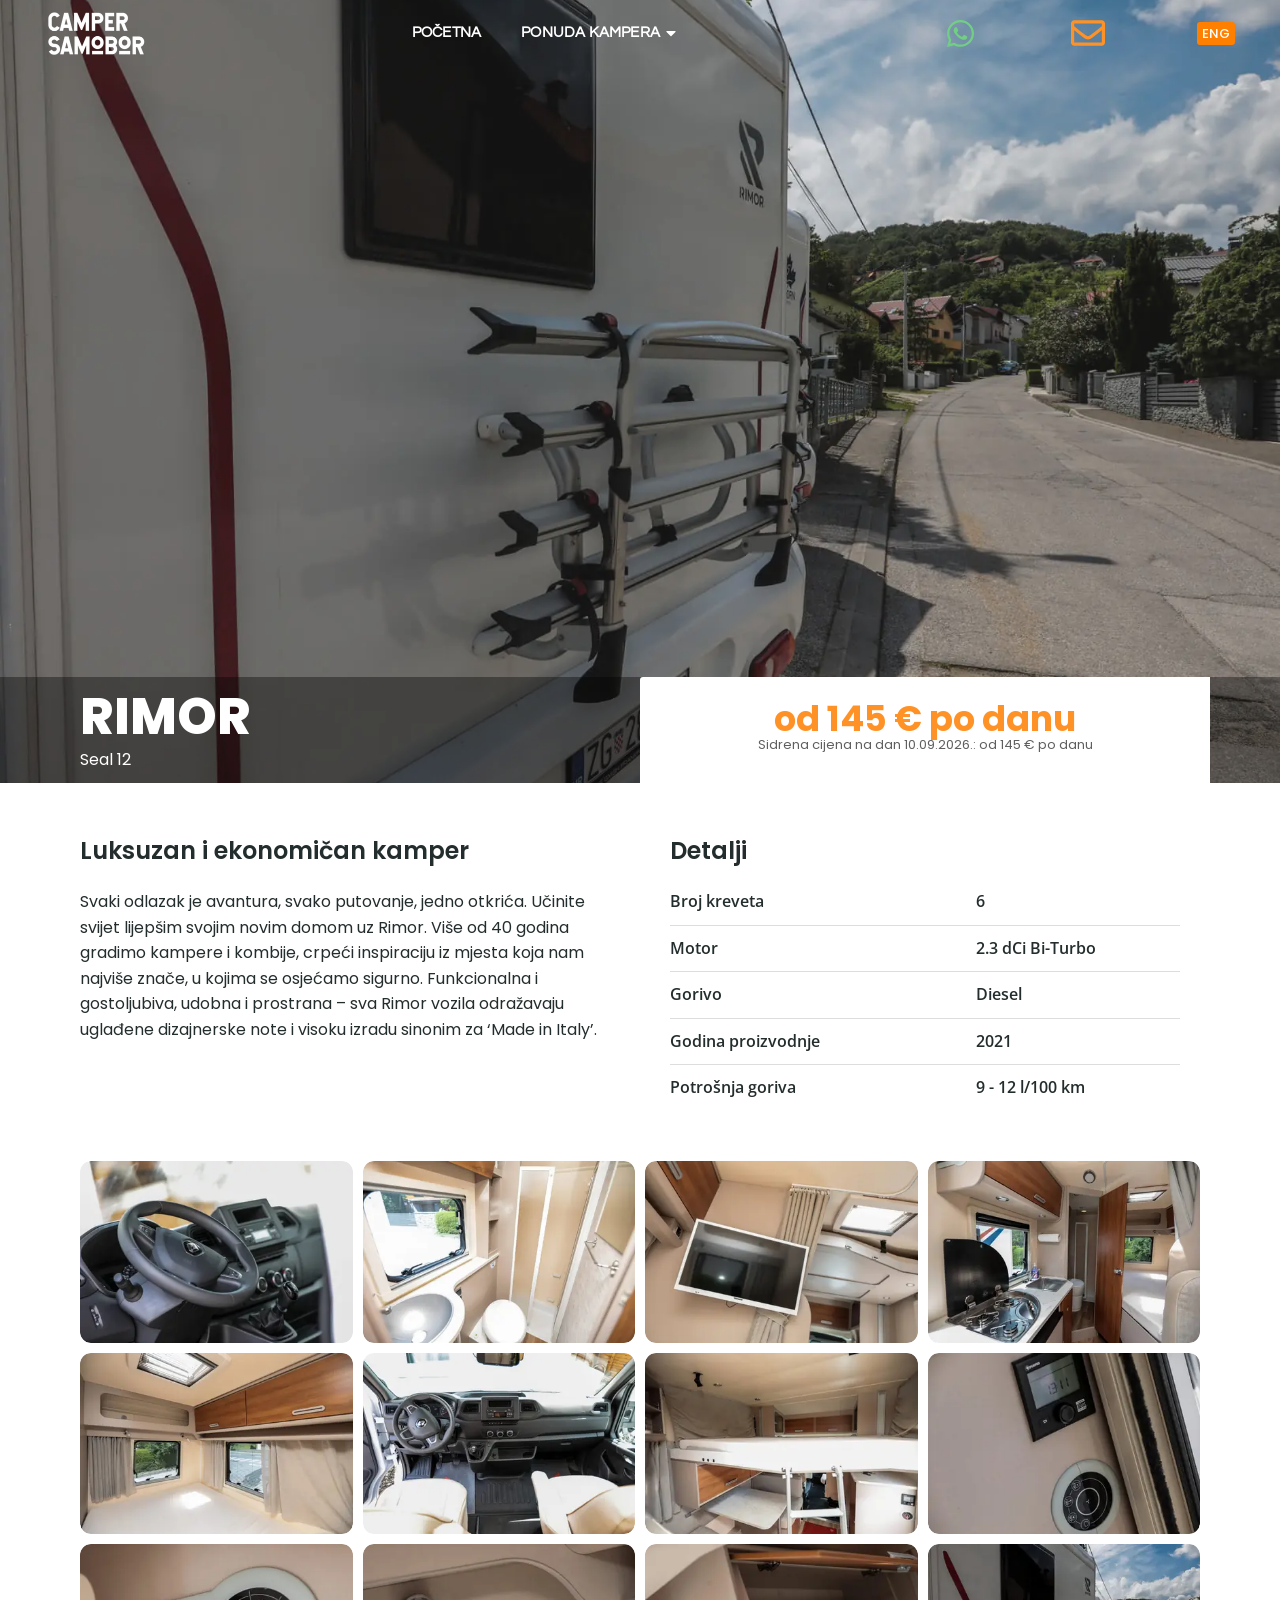
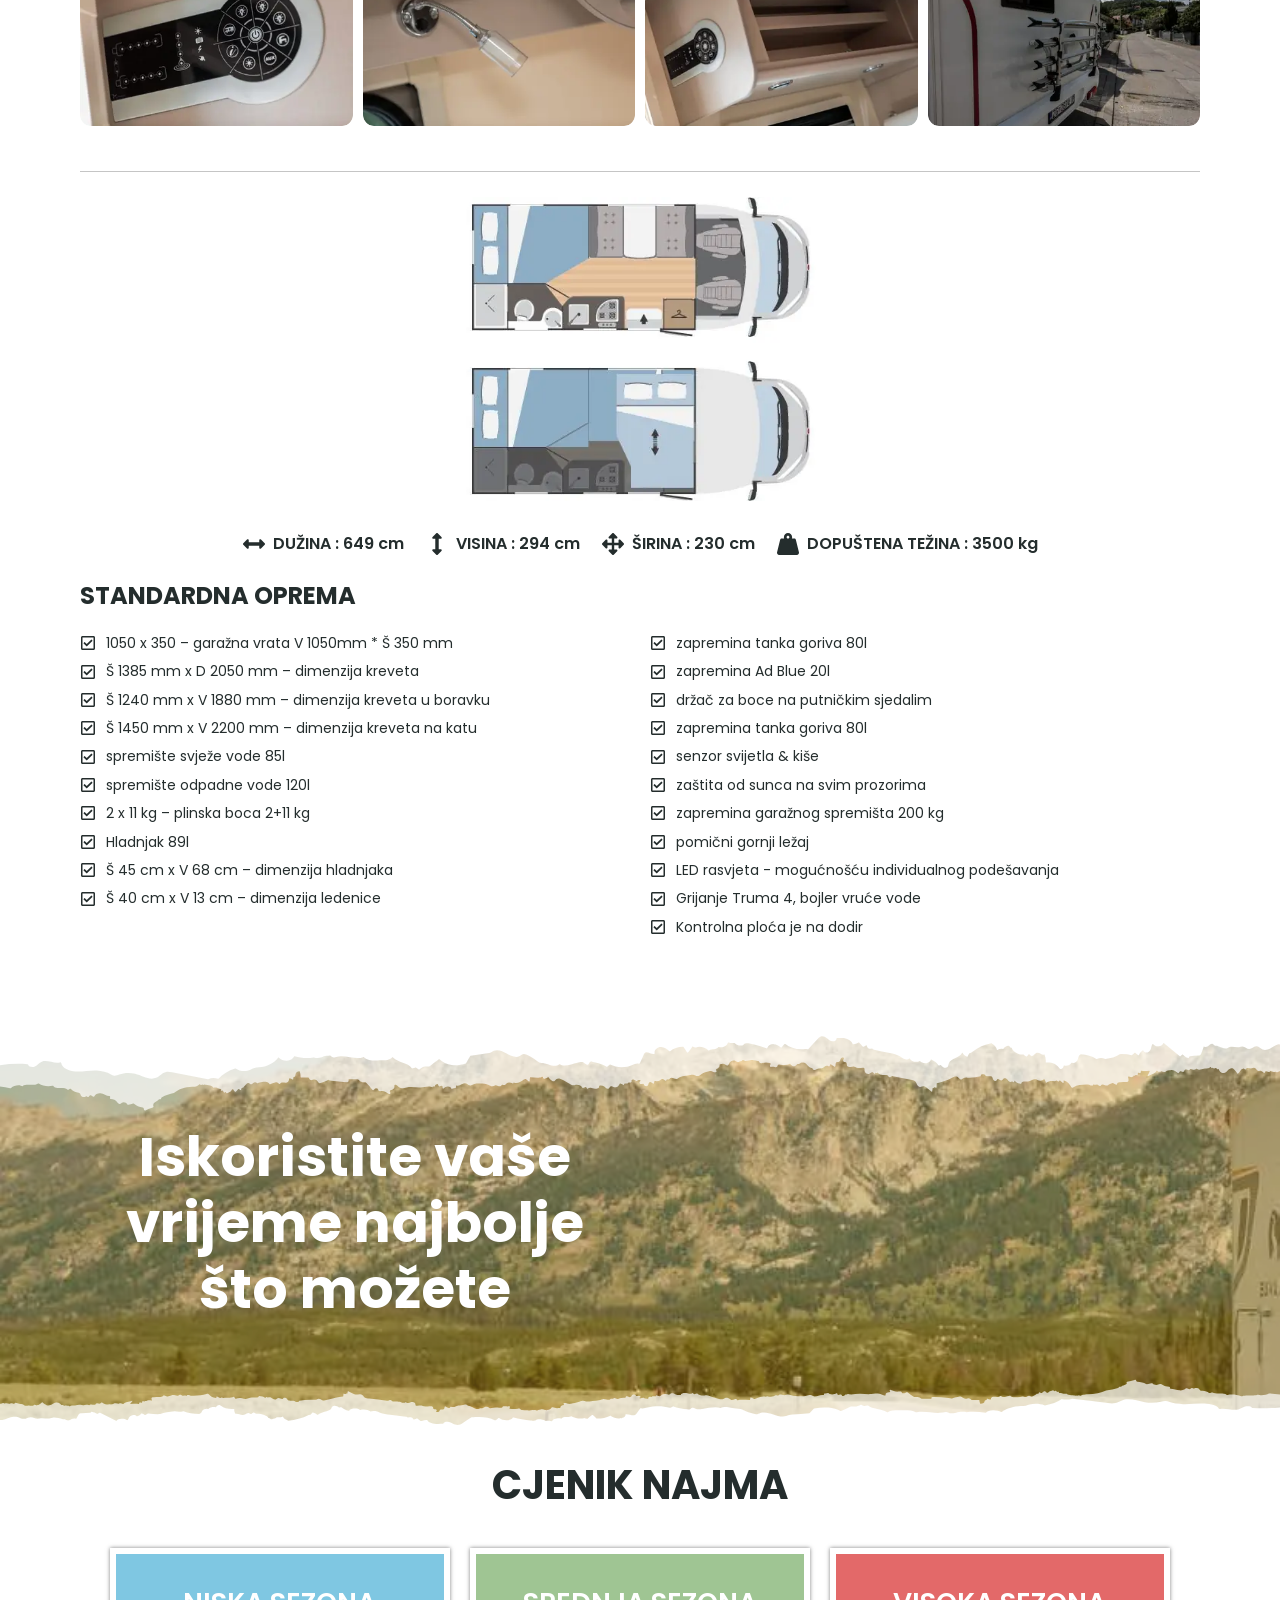
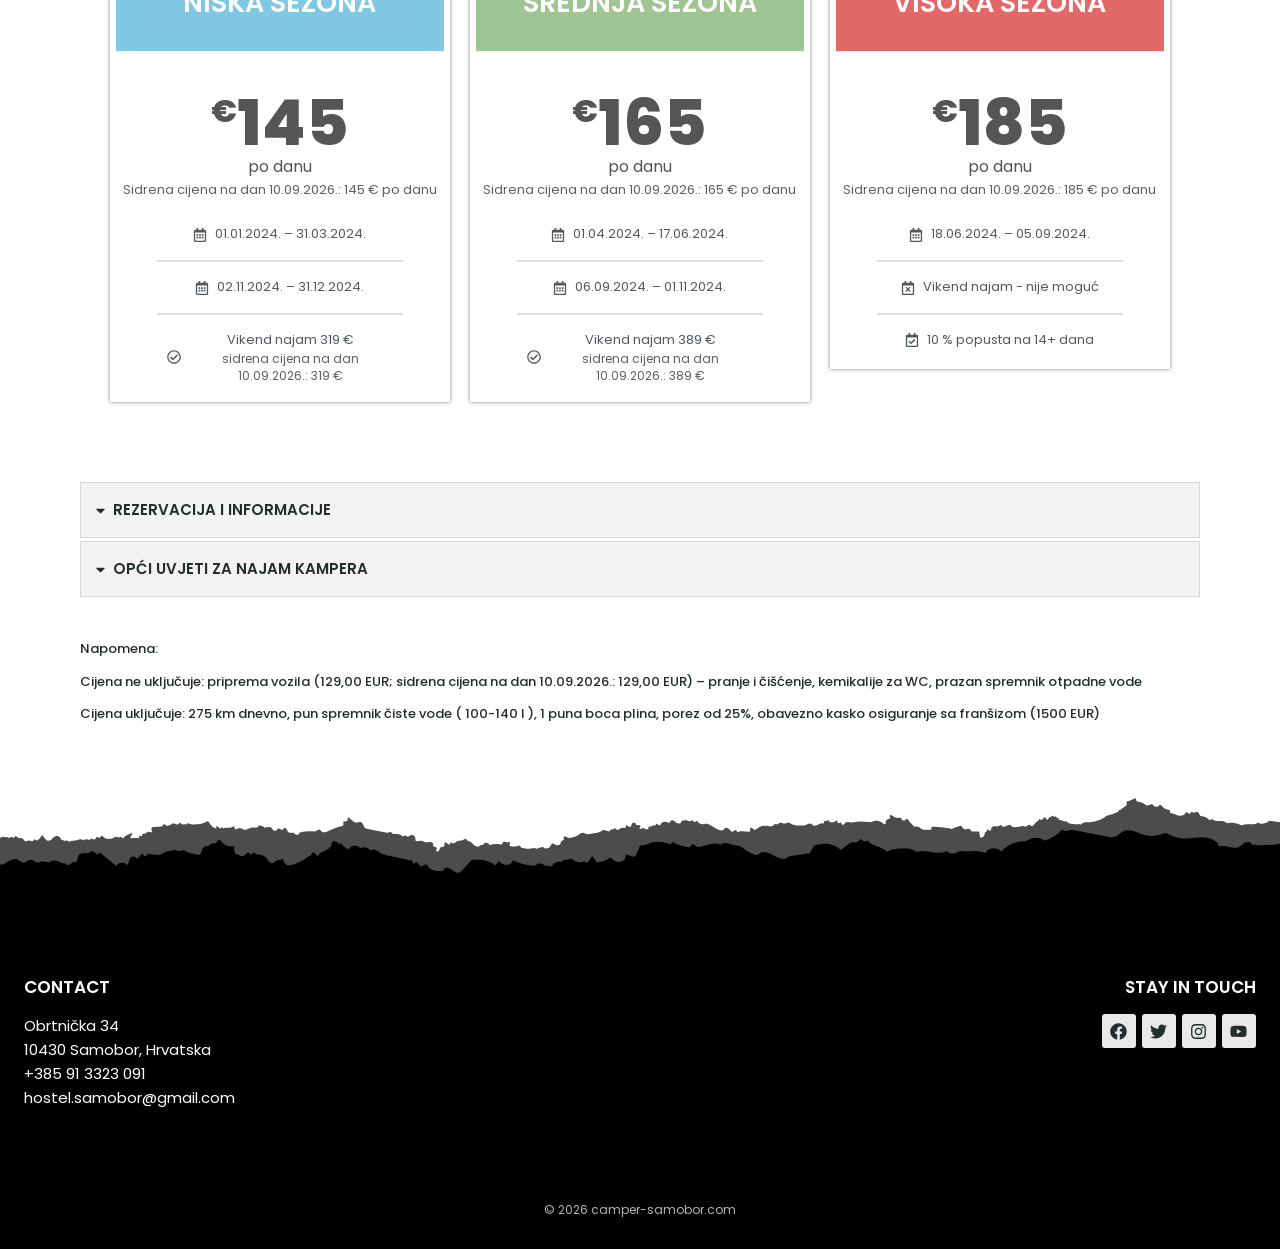
<file: rimor.html>
<!DOCTYPE html>
<html lang="hr">
<head>
  <meta charset="UTF-8">
  <meta name="viewport" content="width=device-width, initial-scale=1">
  <link rel="icon" href="data:,">
  <title>NAJAM KAMPERA | RIMOR | camper-samobor.com</title>
  <meta name="description" content="RIMOR Seal 12 – od 145 € po danu. Luksuzan i ekonomičan kamper.">
  <link rel="preload" as="image" href="images/rimor/RIMOR-mobile.webp" media="(max-width: 800px) and (orientation: portrait)" fetchpriority="high">
  <link rel="preload" as="image" href="images/rimor/RIMOR.webp" media="not all and (max-width: 800px) and (orientation: portrait)" fetchpriority="high">
  <style>.d-hero{background-image:url("images/rimor/RIMOR.webp")}@media (max-width: 800px) and (orientation: portrait){.d-hero{background-image:url("images/rimor/RIMOR-mobile.webp")}}</style>
  <link rel="preload" href="fonts/poppins-400-latin.woff2" as="font" type="font/woff2" crossorigin>
  <link rel="preload" href="fonts/poppins-500-latin.woff2" as="font" type="font/woff2" crossorigin>
  <link rel="preload" href="fonts/poppins-800-latin.woff2" as="font" type="font/woff2" crossorigin>
  <link rel="stylesheet" href="css/style.css?v=5">
</head>
<body class="no-js">

<!-- Reusable SVG symbols -->
<svg width="0" height="0" style="position:absolute" aria-hidden="true">
  <defs>
    <symbol id="ico-whatsapp" viewBox="0 0 448 512"><path d="M380.9 97.1C339 55.1 283.2 32 223.9 32c-122.4 0-222 99.6-222 222 0 39.1 10.2 77.3 29.6 111L0 480l117.7-30.9c32.4 17.7 68.9 27 106.1 27h.1c122.3 0 224.1-99.6 224.1-222 0-59.3-25.2-115-67.1-157zm-157 341.6c-33.2 0-65.7-8.9-94-25.7l-6.7-4-69.8 18.3L72 359.2l-4.4-7c-18.5-29.4-28.2-63.3-28.2-98.2 0-101.7 82.8-184.5 184.6-184.5 49.3 0 95.6 19.2 130.4 54.1 34.8 34.9 56.2 81.2 56.1 130.5 0 101.8-84.9 184.6-186.6 184.6zm101.2-138.2c-5.5-2.8-32.8-16.2-37.9-18-5.1-1.9-8.8-2.8-12.5 2.8-3.7 5.6-14.3 18-17.6 21.8-3.2 3.7-6.5 4.2-12 1.4-32.6-16.3-54-29.1-75.5-66-5.7-9.8 5.7-9.1 16.3-30.3 1.8-3.7.9-6.9-.5-9.7-1.4-2.8-12.5-30.1-17.1-41.2-4.5-10.8-9.1-9.3-12.5-9.5-3.2-.2-6.9-.2-10.6-.2-3.7 0-9.7 1.4-14.8 6.9-5.1 5.6-19.4 19-19.4 46.3 0 27.3 19.9 53.7 22.6 57.4 2.8 3.7 39.1 59.7 94.8 83.8 35.2 15.2 49 16.5 66.6 13.9 10.7-1.6 32.8-13.4 37.4-26.4 4.6-13 4.6-24.1 3.2-26.4-1.3-2.5-5-3.9-10.5-6.6z"/></symbol>
    <symbol id="ico-envelope-o" viewBox="0 0 512 512"><path d="M464 64H48C21.49 64 0 85.49 0 112v288c0 26.51 21.49 48 48 48h416c26.51 0 48-21.49 48-48V112c0-26.51-21.49-48-48-48zm0 48v40.805c-22.422 18.259-58.168 46.651-134.587 106.49-16.841 13.247-50.201 45.072-73.413 44.701-23.208.375-56.579-31.459-73.413-44.701C106.18 199.465 70.425 171.067 48 152.805V112h416zM48 400V214.398c22.914 18.251 55.409 43.862 104.938 82.646 21.857 17.205 60.134 55.186 103.062 54.955 42.717.231 80.509-37.199 103.053-54.947 49.528-38.783 82.032-64.401 104.947-82.653V400H48z"/></symbol>
    <symbol id="ico-caret-down" viewBox="0 0 320 512"><path d="M31.3 192h257.3c17.8 0 26.7 21.5 14.1 34.1L174.1 354.8c-7.8 7.8-20.5 7.8-28.3 0L17.2 226.1C4.6 213.5 13.5 192 31.3 192z"/></symbol>
    <symbol id="ico-caret-up" viewBox="0 0 320 512"><path d="M288.662 352H31.338c-17.818 0-26.741-21.543-14.142-34.142l128.662-128.662c7.81-7.81 20.474-7.81 28.284 0l128.662 128.662c12.6 12.599 3.676 34.142-14.142 34.142z"/></symbol>
    <symbol id="ico-facebook" viewBox="0 0 512 512"><path d="M504 256C504 119 393 8 256 8S8 119 8 256c0 123.78 90.69 226.38 209.25 245V327.69h-63V256h63v-54.64c0-62.15 37-96.48 93.67-96.48 27.14 0 55.52 4.84 55.52 4.84v61h-31.28c-30.8 0-40.41 19.12-40.41 38.73V256h68.78l-11 71.69h-57.78V501C413.31 482.38 504 379.78 504 256z"/></symbol>
    <symbol id="ico-twitter" viewBox="0 0 512 512"><path d="M459.37 151.716c.325 4.548.325 9.097.325 13.645 0 138.72-105.583 298.558-298.558 298.558-59.452 0-114.68-17.219-161.137-47.106 8.447.974 16.568 1.299 25.34 1.299 49.055 0 94.213-16.568 130.274-44.832-46.132-.975-84.792-31.188-98.112-72.772 6.498.974 12.995 1.624 19.818 1.624 9.421 0 18.843-1.3 27.614-3.573-48.081-9.747-84.143-51.98-84.143-102.985v-1.299c13.969 7.797 30.214 12.67 47.431 13.319-28.264-18.843-46.781-51.005-46.781-87.391 0-19.492 5.197-37.36 14.294-52.954 51.655 63.675 129.3 105.258 216.365 109.807-1.624-7.797-2.599-15.918-2.599-24.04 0-57.828 46.782-104.934 104.934-104.934 30.213 0 57.502 12.67 76.67 33.137 23.715-4.548 46.456-13.32 66.599-25.34-7.798 24.366-24.366 44.833-46.132 57.827 21.117-2.273 41.584-8.122 60.426-16.243-14.292 20.791-32.161 39.308-52.628 54.253z"/></symbol>
    <symbol id="ico-instagram" viewBox="0 0 448 512"><path d="M224.1 141c-63.6 0-114.9 51.3-114.9 114.9s51.3 114.9 114.9 114.9S339 319.5 339 255.9 287.7 141 224.1 141zm0 189.6c-41.1 0-74.7-33.5-74.7-74.7s33.5-74.7 74.7-74.7 74.7 33.5 74.7 74.7-33.6 74.7-74.7 74.7zm146.4-194.3c0 14.9-12 26.8-26.8 26.8-14.9 0-26.8-12-26.8-26.8s12-26.8 26.8-26.8 26.8 12 26.8 26.8zm76.1 27.2c-1.7-35.9-9.9-67.7-36.2-93.9-26.2-26.2-58-34.4-93.9-36.2-37-2.1-147.9-2.1-184.9 0-35.8 1.7-67.6 9.9-93.9 36.1s-34.4 58-36.2 93.9c-2.1 37-2.1 147.9 0 184.9 1.7 35.9 9.9 67.7 36.2 93.9s58 34.4 93.9 36.2c37 2.1 147.9 2.1 184.9 0 35.9-1.7 67.7-9.9 93.9-36.2 26.2-26.2 34.4-58 36.2-93.9 2.1-37 2.1-147.8 0-184.8zM398.8 388c-7.8 19.6-22.9 34.7-42.6 42.6-29.5 11.7-99.5 9-132.1 9s-102.7 2.6-132.1-9c-19.6-7.8-34.7-22.9-42.6-42.6-11.7-29.5-9-99.5-9-132.1s-2.6-102.7 9-132.1c7.8-19.6 22.9-34.7 42.6-42.6 29.5-11.7 99.5-9 132.1-9s102.7-2.6 132.1 9c19.6 7.8 34.7 22.9 42.6 42.6 11.7 29.5 9 99.5 9 132.1s2.7 102.7-9 132.1z"/></symbol>
    <symbol id="ico-youtube" viewBox="0 0 576 512"><path d="M549.655 124.083c-6.281-23.65-24.787-42.276-48.284-48.597C458.781 64 288 64 288 64S117.22 64 74.629 75.486c-23.497 6.322-42.003 24.947-48.284 48.597-11.412 42.867-11.412 132.305-11.412 132.305s0 89.438 11.412 132.305c6.281 23.65 24.787 41.5 48.284 47.821C117.22 448 288 448 288 448s170.78 0 213.371-11.486c23.497-6.321 42.003-24.171 48.284-47.821 11.412-42.867 11.412-132.305 11.412-132.305s0-89.438-11.412-132.305zm-317.51 213.508V175.185l142.739 81.205-142.739 81.201z"/></symbol>
    <symbol id="ico-arrow-up" viewBox="0 0 448 512"><path d="M34.9 289.5l-22.2-22.2c-9.4-9.4-9.4-24.6 0-33.9L207 39c9.4-9.4 24.6-9.4 33.9 0l194.3 194.3c9.4 9.4 9.4 24.6 0 33.9L413 289.4c-9.5 9.5-25 9.3-34.3-.4L264 168.6V456c0 13.3-10.7 24-24 24h-32c-13.3 0-24-10.7-24-24V168.6L69.2 289.1c-9.3 9.8-24.8 10-34.3.4z"/></symbol>
    <symbol id="ico-arrows-alt-h" viewBox="0 0 512 512"><path d="M377.941 169.941V216H134.059v-46.059c0-21.382-25.851-32.09-40.971-16.971L7.029 239.029c-9.373 9.373-9.373 24.568 0 33.941l86.059 86.059c15.119 15.119 40.971 4.411 40.971-16.971V296h243.882v46.059c0 21.382 25.851 32.09 40.971 16.971l86.059-86.059c9.373-9.373 9.373-24.568 0-33.941l-86.059-86.059c-15.119-15.12-40.971-4.412-40.971 16.97z"/></symbol>
    <symbol id="ico-arrows-alt-v" viewBox="0 0 256 512"><path d="M214.059 377.941H168V134.059h46.059c21.382 0 32.09-25.851 16.971-40.971L144.971 7.029c-9.373-9.373-24.568-9.373-33.941 0L24.971 93.088c-15.119 15.119-4.411 40.971 16.971 40.971H88v243.882H41.941c-21.382 0-32.09 25.851-16.971 40.971l86.059 86.059c9.373 9.373 24.568 9.373 33.941 0l86.059-86.059c15.12-15.119 4.412-40.971-16.97-40.971z"/></symbol>
    <symbol id="ico-arrows-alt" viewBox="0 0 512 512"><path d="M352.201 425.775l-79.196 79.196c-9.373 9.373-24.568 9.373-33.941 0l-79.196-79.196c-15.119-15.119-4.411-40.971 16.971-40.97h51.162L228 284H127.196v51.162c0 21.382-25.851 32.09-40.971 16.971L7.029 272.937c-9.373-9.373-9.373-24.569 0-33.941L86.225 159.8c15.119-15.119 40.971-4.411 40.971 16.971V228H228V127.196h-51.23c-21.382 0-32.09-25.851-16.971-40.971l79.196-79.196c9.373-9.373 24.568-9.373 33.941 0l79.196 79.196c15.119 15.119 4.411 40.971-16.971 40.971h-51.162V228h100.804v-51.162c0-21.382 25.851-32.09 40.97-16.971l79.196 79.196c9.373 9.373 9.373 24.569 0 33.941L425.773 352.2c-15.119 15.119-40.971 4.411-40.97-16.971V284H284v100.804h51.23c21.382 0 32.09 25.851 16.971 40.971z"/></symbol>
    <symbol id="ico-weight-hanging" viewBox="0 0 512 512"><path d="M510.28 445.86l-73.03-292.13c-3.8-15.19-16.44-25.72-30.87-25.72h-60.25c3.57-10.05 5.88-20.72 5.88-32 0-53.02-42.98-96-96-96s-96 42.98-96 96c0 11.28 2.3 21.95 5.88 32h-60.25c-14.43 0-27.08 10.54-30.87 25.72L1.72 445.86C-6.61 479.17 16.38 512 48.03 512h415.95c31.64 0 54.63-32.83 46.3-66.14zM256 128c-17.64 0-32-14.36-32-32s14.36-32 32-32 32 14.36 32 32-14.36 32-32 32z"/></symbol>
    <symbol id="ico-calendar-alt" viewBox="0 0 448 512"><path d="M148 288h-40c-6.6 0-12-5.4-12-12v-40c0-6.6 5.4-12 12-12h40c6.6 0 12 5.4 12 12v40c0 6.6-5.4 12-12 12zm108-12v-40c0-6.6-5.4-12-12-12h-40c-6.6 0-12 5.4-12 12v40c0 6.6 5.4 12 12 12h40c6.6 0 12-5.4 12-12zm96 0v-40c0-6.6-5.4-12-12-12h-40c-6.6 0-12 5.4-12 12v40c0 6.6 5.4 12 12 12h40c6.6 0 12-5.4 12-12zm-96 96v-40c0-6.6-5.4-12-12-12h-40c-6.6 0-12 5.4-12 12v40c0 6.6 5.4 12 12 12h40c6.6 0 12-5.4 12-12zm-96 0v-40c0-6.6-5.4-12-12-12h-40c-6.6 0-12 5.4-12 12v40c0 6.6 5.4 12 12 12h40c6.6 0 12-5.4 12-12zm192 0v-40c0-6.6-5.4-12-12-12h-40c-6.6 0-12 5.4-12 12v40c0 6.6 5.4 12 12 12h40c6.6 0 12-5.4 12-12zm96-260v352c0 26.5-21.5 48-48 48H48c-26.5 0-48-21.5-48-48V112c0-26.5 21.5-48 48-48h48V12c0-6.6 5.4-12 12-12h40c6.6 0 12 5.4 12 12v52h128V12c0-6.6 5.4-12 12-12h40c6.6 0 12 5.4 12 12v52h48c26.5 0 48 21.5 48 48zm-48 346V160H48v298c0 3.3 2.7 6 6 6h340c3.3 0 6-2.7 6-6z"/></symbol>
    <symbol id="ico-check-circle" viewBox="0 0 512 512"><path d="M256 8C119.033 8 8 119.033 8 256s111.033 248 248 248 248-111.033 248-248S392.967 8 256 8zm0 48c110.532 0 200 89.451 200 200 0 110.532-89.451 200-200 200-110.532 0-200-89.451-200-200 0-110.532 89.451-200 200-200m140.204 130.267l-22.536-22.718c-4.667-4.705-12.265-4.736-16.97-.068L215.346 303.697l-59.792-60.277c-4.667-4.705-12.265-4.736-16.97-.069l-22.719 22.536c-4.705 4.667-4.736 12.265-.068 16.971l90.781 91.516c4.667 4.705 12.265 4.736 16.97.068l172.589-171.204c4.704-4.668 4.734-12.266.067-16.971z"/></symbol>
    <symbol id="ico-calendar-times" viewBox="0 0 448 512"><path d="M311.7 374.7l-17 17c-4.7 4.7-12.3 4.7-17 0L224 337.9l-53.7 53.7c-4.7 4.7-12.3 4.7-17 0l-17-17c-4.7-4.7-4.7-12.3 0-17l53.7-53.7-53.7-53.7c-4.7-4.7-4.7-12.3 0-17l17-17c4.7-4.7 12.3-4.7 17 0l53.7 53.7 53.7-53.7c4.7-4.7 12.3-4.7 17 0l17 17c4.7 4.7 4.7 12.3 0 17L257.9 304l53.7 53.7c4.8 4.7 4.8 12.3.1 17zM448 112v352c0 26.5-21.5 48-48 48H48c-26.5 0-48-21.5-48-48V112c0-26.5 21.5-48 48-48h48V12c0-6.6 5.4-12 12-12h40c6.6 0 12 5.4 12 12v52h128V12c0-6.6 5.4-12 12-12h40c6.6 0 12 5.4 12 12v52h48c26.5 0 48 21.5 48 48zm-48 346V160H48v298c0 3.3 2.7 6 6 6h340c3.3 0 6-2.7 6-6z"/></symbol>
    <symbol id="ico-calendar-check" viewBox="0 0 448 512"><path d="M400 64h-48V12c0-6.627-5.373-12-12-12h-40c-6.627 0-12 5.373-12 12v52H160V12c0-6.627-5.373-12-12-12h-40c-6.627 0-12 5.373-12 12v52H48C21.49 64 0 85.49 0 112v352c0 26.51 21.49 48 48 48h352c26.51 0 48-21.49 48-48V112c0-26.51-21.49-48-48-48zm-6 400H54a6 6 0 0 1-6-6V160h352v298a6 6 0 0 1-6 6zm-52.849-200.65L198.842 404.519c-4.705 4.667-12.303 4.637-16.971-.068l-75.091-75.699c-4.667-4.705-4.637-12.303.068-16.971l22.719-22.536c4.705-4.667 12.303-4.637 16.97.069l44.104 44.461 111.072-110.181c4.705-4.667 12.303-4.637 16.971.068l22.536 22.718c4.667 4.705 4.636 12.303-.069 16.97z"/></symbol>
    <symbol id="ico-check-square" viewBox="0 0 448 512"><path d="M400 32H48C21.49 32 0 53.49 0 80v352c0 26.51 21.49 48 48 48h352c26.51 0 48-21.49 48-48V80c0-26.51-21.49-48-48-48zm0 400H48V80h352v352zm-35.864-241.724L191.547 361.48c-4.705 4.667-12.303 4.637-16.97-.068l-90.781-91.516c-4.667-4.705-4.637-12.303.069-16.971l22.719-22.536c4.705-4.667 12.303-4.637 16.97.069l59.792 60.277 141.352-140.216c4.705-4.667 12.303-4.637 16.97.068l22.536 22.718c4.667 4.706 4.637 12.304-.068 16.971z"/></symbol>
    <symbol id="ico-chevron-left" viewBox="0 0 320 512"><path d="M34.52 239.03L228.87 44.69c9.37-9.37 24.57-9.37 33.94 0l22.67 22.67c9.36 9.36 9.37 24.52.04 33.9L131.49 256l154.02 154.75c9.34 9.38 9.32 24.54-.04 33.9l-22.67 22.67c-9.37 9.37-24.57 9.37-33.94 0L34.52 272.97c-9.37-9.37-9.37-24.57 0-33.94z"/></symbol>
    <symbol id="ico-chevron-right" viewBox="0 0 320 512"><path d="M285.476 272.971L91.132 467.314c-9.373 9.373-24.569 9.373-33.941 0l-22.667-22.667c-9.357-9.357-9.375-24.522-.04-33.901L188.505 256 34.484 101.255c-9.335-9.379-9.317-24.544.04-33.901l22.667-22.667c9.373-9.373 24.569-9.373 33.941 0L285.475 239.03c9.373 9.372 9.373 24.568.001 33.941z"/></symbol>
    <symbol id="ico-times" viewBox="0 0 352 512"><path d="M242.72 256l100.07-100.07c12.28-12.28 12.28-32.19 0-44.48l-22.24-22.24c-12.28-12.28-32.19-12.28-44.48 0L176 189.28 75.93 89.21c-12.28-12.28-32.19-12.28-44.48 0L9.21 111.45c-12.28 12.28-12.28 32.19 0 44.48L109.28 256 9.21 356.07c-12.28 12.28-12.28 32.19 0 44.48l22.24 22.24c12.28 12.28 32.2 12.28 44.48 0L176 322.72l100.07 100.07c12.28 12.28 32.2 12.28 44.48 0l22.24-22.24c12.28-12.28 12.28-32.19 0-44.48L242.72 256z"/></symbol>
    <g id="torn"><path opacity="0.7" d="M0.1,197.8c12.1,1.7,23,3.5,33.8,5.3c0.9,0.1,1.9-0.1,2.6-0.8 c6.5-6.2,17.2-9.5,27.2-8.2c0.3,0,0.7,0.1,1,0.3c1.6,0.7,3.1,1.5,4.7,2.2c1,0.5,2.3,0.3,3.2-0.4c11.5-8.5,35.2,1,46.8-7.3 c1-0.7,2.3-0.7,3.3-0.1c11.8,7.4,28.3,10.1,42.8,6.8c1.2-0.3,2.4,0.3,3.2,1.3c3.7,5.1,13.4,6,21.3,5.7c7.7-0.3,17.2,0.1,21.6,4.7 c1,1.1,2.7,1.2,3.9,0.4c1.2-0.8,2.3-1.6,3.5-2.3c1.3-0.9,3-0.6,4,0.5c4.7,5.6,12.2,9.6,20.5,10.9c2.4,0.4,4.9,0.6,6.7,1.9 c2.7,1.9,2.6,5.3,4.2,7.9c2.6,4.2,10.5,4.9,14.8,2c1-0.7,2.4-0.7,3.4,0.1c0.6,0.4,1.1,0.8,1.7,1.2c1.3,0.9,3,0.7,4.1-0.5 c1.1-1.2,2.1-2.4,3.2-3.6c1-1.2,2.7-1.4,4-0.5c1.9,1.3,3.9,2.6,5.9,3.9c1.5,1,3.6,0.5,4.4-1.2c2.9-5.9,11-10.1,18.9-9.2 c9.7,1.1,18.7,8.6,27.4,8.8c2.3,0.1,3.8,2.6,2.6,4.6c0,0,0,0.1-0.1,0.1c-1.2,2,0.3,4.5,2.6,4.6c7.7,0.2,15.3,3.5,19.3,8.8 c2.2,2.9,4.9,7,9.1,6.3c2.4-0.4,3.9-2.2,5.7-3.5c5.5-3.7,14.8-0.6,16.8,4.5c0.6,1.5,2.2,2.3,3.7,1.9c4.8-1.4,9.7-2.8,14.6-4.1 c1-0.3,2.1,0,2.8,0.7c6.8,6.2,16.7,10.4,27.1,11.3c1.3,0.1,2.3,1,2.7,2.3c0.5,1.8,0.9,3.6,1.4,5.4c0.5,1.9,2.6,2.9,4.4,2 c7.3-3.8,15.1-6.9,23.1-9.4c1.8-0.6,2.7-2.7,1.8-4.3c-1.6-3-0.3-7.6,2.9-10.1c4.2-3.5,10.1-5.7,13.2-9.7c0.6-0.8,1.4-1.2,2.4-1.3 c0.8,0,1.6,0,2.4-0.1c1.2,0,2.2-0.7,2.7-1.8c0.5-1.2,1.1-2.3,1.6-3.5c0.3-0.6,0.8-1.1,1.4-1.4c11.4-5.8,24-10.1,37.2-12.6 c14.5-12.2,35.4-19.5,56.5-19.7c2.7-0.1,5.4,0.1,8-0.4c2.7-0.5,5.2-1.5,7.8-2.3c2.7-0.8,4.7-3.1,6.8-4.6c0.6-0.4,1.2-0.8,2-0.7 c1.7,0.2,1.8,2.5,3.4,2.8c1.8,0.2,3-2.4,4.7-1.8c0.6,0.2,1,0.9,1.6,1.1c1.6,0.6,3-1.8,4.8-1.5c0.6,0.1,1.1,0.6,1.6,0.9 c0.7,0.4,1.6,0.5,2.5,0.6c2.9,0.4,5.9,0.8,8.8,1.2c2.9,0.4,6,0.8,8.6,2c2.1,1,3.8,2.5,4.5,4.3c0.3,0.8,1,1.3,1.8,1.2 c4.4-0.6,8.9-0.2,13.1,1.1c-0.3,0.1-0.5,0.3-0.3,0.6c0.4,0.4,1.3,0.3,1.9,0.1c0.6-0.1,1.6,0,1.7,0.5c-0.8,0.3-1.6,0.8-2.1,1.4 c2.6,0.3,5.3,0.4,7.9,0.4c1.1,0,1.9,1.1,1.6,2.2c-0.2,0.7-0.3,1.4-0.3,2.1c0,1.4,1.8,2.2,2.8,1.2c0,0,0,0,0,0 c0.7-0.7,1.9-0.6,2.5,0.2c1.2,1.6,2.4,3.2,3.6,4.9c0.7,1.1,2.3,1,2.9-0.2c0-0.1,0.1-0.1,0.1-0.2c0.5-1,2-1.2,2.7-0.3 c0.9,1,1.9,2.1,2.8,3.1c0.7,0.7,1.8,0.7,2.5-0.1c2.4-2.6,8-3.4,10.7-6.1c2-2,2.5-5.1,5.4-6.1c0.3-0.1,0.7-0.2,1.1-0.1 c0.4,0.1,0.7,0.4,0.9,0.8c1.3,1.9,2.5,3.7,3.8,5.6c0.5,0.7,1,1.5,1.9,1.7c1.5,0.3,2.8-0.8,3.7-1.8c1.6-1.9,3.1-3.7,4.7-5.6 c0.5-0.6,1-1.2,1.9-1.5c2.4-0.7,3.8,1.9,5.9,3c0.8,0.4,1.8,0.1,2.2-0.7c0.5-0.9,0.6-2,1-3c0.4-1.4,1.6-3.1,3.4-3 c0.7,0,1.3,0.3,2,0.2c0.4-0.1,0.8-0.4,0.8-0.8c0-0.4,0-0.8,0.3-1.1c2.8-3.3,5.7-5.8,8.6-9.2c1.9-2.4,5.2-5,8.3-3.8 c1.9,0.8,2.7,2.9,4.7,3.6c3.3,1.2,6.2-2.1,8.9-4c3.2-2.3,9.3-2.2,11.4,0.5c0.5,0.7,1.4,0.7,2.2,0.3c4.1-2.4,9.3-3.2,14.4-3.8 c4.6-0.5,9.3-0.9,13.8,0.1c3.8,0.9,7.4,3.1,8.7,6.1c0.4,0.8,1.2,1.2,2.1,0.9c5.1-1.7,10.2-3.5,15.4-5.3c1.4-0.5,3-1,4.6-0.9 c3.8,0.4,5.7,4.3,8.9,5.6c0.9,0.3,1.8-0.1,2.2-1c0.9-2.4,5.1-3.8,8.6-3.7c4.1,0.1,8.4,1.3,12.2,0.1c5.5-1.7,7-7,7.3-11.8 c0.1-1,1-1.7,2-1.5c3.1,0.7,6,2,8.3,3.8c1.1,0.8,2.6,0.1,2.7-1.3c0.1-1.3,0-2.6-0.3-3.8c-0.2-0.9,0.4-1.9,1.4-2 c2.1-0.2,4.2-1.8,4.9-3.6c1-2.3,0.7-4.9,1.4-7.2c1.3-4,5.9-7.2,11-7.7c0.8-0.1,1.5,0.4,1.8,1.1c1.7,5.3,2.6,10.8,2.5,16.3 c0,0.9,0.7,1.7,1.6,1.7c7.3,0.4,14.7,0.5,22,0.2c0.7,0,1.3,0.3,1.5,0.9c1.9,3.8,5,7.8,9.8,7.4c2.1-0.2,3.9-1.2,6-1.6 c6.2-1.1,11.2,3.8,14,8.3c0.8,1.3,1.9,2.8,3.6,3c1.1,0.2,2.3-0.2,3.4-0.6c3.8-1.3,7.5-2.7,11.3-4c4.6-1.6,8.1-3.6,12.1-5.8 c0.5-0.3,1.2-0.3,1.7,0c2.5,1.6,5.9,2.2,9,2.6c15.2,2.1,30.5,3.6,45.8,4.5c2.1,0.1,4.4,0.1,6.1-0.9c2.1-1.3,2-3.6,1.3-5.8 c-0.4-1.1,0.4-2.2,1.6-2.2c7.5-0.2,15.1-0.2,22.6-0.1c2.1,0,4.4,0.1,6.2,1c1.8,0.9,2.9,2.5,4.3,3.9c3.9,3.9,10.8,5.5,16.7,4.2 c1-0.2,2.1,0.1,2.8,0.8c7.5,7.1,14.1,14.7,19.8,22.8c1.3,1.9,4.1,1.9,5.3-0.1c0.7-1.2,1.6-2.2,2.9-3c2.9-2,8.2-1.9,9.7,0.9 c0.8,1.5,0.4,3.2,1.3,4.6c2.4,3.4,8.8,1.2,13.8,1.4c7.6,0.3,13,7.4,19.5,9.4c2.6,0.8,4.9-1.9,3.8-4.3c-0.4-0.9-0.9-1.7-1.3-2.6 c-1.1-1.9,0.1-4.3,2.2-4.7c3.6-0.6,7-2.2,9.2-4.6c2.2-2.5,3.1-5.8,2.4-8.9c-0.5-2.5,1.8-4.6,4.2-3.7c3.1,1.2,6,3.8,8.6,5.8 c4.9,3.7,11.9,5.4,18.5,4.6c4.7-0.6,9-2.3,13.6-3.2c12-2.2,24.4,1.9,36.6,1.2c13-0.7,27.8-6.3,37.9,0.2c-1.5-0.8-0.4-3,1.5-3.3 c1.1-0.2,2.1,0,3.2,0.4c0.9,0.3,1.8-0.3,1.9-1.2c0.6-3.3,4.2-6.3,8.3-6.6c0.7-0.1,1.3,0.4,1.5,1.1c0.5,2,1.7,4,3.2,5.7 c0.5,0.5,1.2,0.6,1.8,0.3c2.2-1.2,4.9-1.8,7.5-1.8c0.9,0,1.5,0.7,1.5,1.6c-0.1,2.1,0.2,4.2,1.1,6.1c0.4,0.9,1.6,1.1,2.3,0.5 c3.5-3.1,8.1-5.6,13.3-5.8c4.9-0.2,9.9,2.6,11,6.2c0.3,0.9,1.4,1.3,2.2,0.8c2.8-1.9,6.6-2.8,10.2-2.5c0.8,0.1,1.5-0.5,1.6-1.2 c0.3-1.8,0.5-3.5,0.8-5.3c0.1-0.9,1.1-1.5,2-1.2c4.7,1.7,10.7-1.1,15.1-3.7c5-2.9,12.6-5.6,16.7-1.8c2.9,2.6,7.4,6.2,11.6,5.2 c4.2-1.1,7.5-3.5,11.5-4.9c5.4-1.8,11.4-1.6,17.2-1.4c9.6,0.4,19.7,0.9,27.7,5.1c3.6,1.9,7.4,4.6,11.6,3.9c2.7-0.5,4.8-2.3,7.4-2.8 c3.3-0.7,6.6,0.8,9.7,1.9s7.4,1.5,9.4-0.7c0.9-0.9,1.3-2.2,2.4-2.8c2.6-1.6,6.3,0.8,9.5,0.2c2.8-0.6,3.9-3.2,5.8-5 c4.6-4.2,12.7-2.3,19.2,0.3c0.9,0.4,2-0.3,2-1.3c0,0,0,0,0,0c0.1-1.1,1.2-1.7,2.1-1.2c4.9,2.7,12.6,1.2,17.9-1.7 c5.8-3.2,10.5-7.7,17-9.7c0.5-0.2,1.1,0,1.5,0.4c2.7,2.8,5.9,5.3,9.6,7.2c1,0.5,2.1-0.2,2.2-1.3c0.1-3.4,0.4-6.9,1-10.4 c0.1-0.7,0.8-1.3,1.6-1.2c7.5,0.5,14.9,0.9,22.3,1.3c4.7,0.3,10.4,0.1,13.1-2.7c0.5-0.6,1.4-0.7,2-0.2c2.1,1.7,1.7,5.8,4.8,6.4 c1.3,0.3,2.7-0.3,3.9-0.9c2.8-1.3,5.7-2.6,8.6-4c0.7-0.3,1.5-0.1,1.8,0.5c2.4,3.9,6,7.4,10.2,10c2,1.3,4.7,2.5,7.1,1.8 c3.1-0.8,4.1-3.8,6.2-5.8c2.8-2.5,7.6-3.1,11.7-2.2c4,0.9,7.6,2.9,11,4.8c7.2,4.2,14.4,8.3,21.6,12.4c3.8,2.2,8.7,4.5,13,3 c9.1-3.2,21.1,0.9,24.4,8.3c0.3,0.8,1.2,1.2,2,0.8c2.5-1.2,5-2.4,7.4-3.5c0.6-0.3,1.3-0.1,1.8,0.4c1.2,1.4,2.1,2.9,2.8,4.4 c0.4,0.8,1.4,1.2,2.2,0.7c2.8-1.8,6-3.5,9.6-3.1c2.2,0.3,4.1,1.3,6.1,2.1c5,1.9,11.1,1.7,16-0.4c2.7-1.1,4.9-4.1,3.9-6 c-0.4-0.8,0.2-1.8,1.1-2c5.1-1.2,11-0.2,14.9,2.7c2.2,1.6,3.8,3.6,6.1,5.1c2.3,1.4,5.8,2.2,8.1,0.7c2.5-1.5,2.6-4.8,5.2-6.2 c3.8-2,8.2,1.5,12.6,2.4c4,0.8,8.2-0.8,11.1-3.2c2.4-2.1,4-4.7,5.4-7.3c0.4-0.7,1.2-0.9,1.9-0.6c3.8,1.6,7.6,3.3,11.4,5 c0-1.6,0.1-3.2,0.2-4.8c3.2-0.1,6.4-0.2,9.7-0.3c1.1,0,2-0.7,2.3-1.8c0,0,0,0,0,0c0.4-1.2,1.6-1.9,2.9-1.7c2.2,0.4,4.4,0.6,6.3-0.2 c1.9-0.7,2.8-2.9,2.1-4.3c-0.6-1.2-0.2-2.7,1-3.3c1.8-1,4-1.3,6.3-0.9c2.6,0.4,4.8,1.7,6.1,3.4c0.8,1.1,2.2,1.3,3.4,0.7 c2-1.2,4.3-2.1,6.7-2.7c1.2-0.3,2.7-0.5,3.7,0.2c2.4,1.7-1.8,4.3-2.6,6.8c-0.8,2.3,2,4.7,5,5.1c1.9,0.2,3.7,0,5.6-0.5 c1.5-0.4,2.9,0.6,3.2,2c0.3,1.6,1.1,3,2.6,4.1c2.3,1.8,6.5,2.1,8.8,0.2c3.8-3.1,1.3-10,6.4-11.5c3.8-1.1,6.7,2.3,10.1,4.3 c1.5,0.9,3.5,0,3.8-1.7c0.2-1.2,0.3-2.5,0.3-3.7c0-1.6,1.5-2.8,3.1-2.5c5.3,1.1,11.3,0.2,15.6-2.7c2.2-1.5,4.5-3.7,7.3-3.4 c3.7,0.3,6.1,4.5,9.3,5c1.1,0.2,2.2-0.5,2.6-1.6c0.1-0.2,0.2-0.5,0.3-0.7c0.4-1.3,1.7-2,3-1.7c2.6,0.6,5.3,0.6,6.7-1 c0.6-0.7,0.8-1.6,1.3-2.4c2-2.9,7.6-2.1,11.3-0.5s8.1,3.6,11.7,1.9c1.2-0.6,2.1-1.5,3.1-2.3c4.6-3.8,11.6-5.1,18.2-6.1 c6.5-1,12.9-2.1,19.4-3.1c3.6-0.6,7.3-1.1,10.8-0.2c3.3,0.9,6.1,3.1,9.6,3.5c5.8,0.6,10.1-3.7,14.5-6.8c6.5-4.5,15-6.5,23.2-8.5 c1.8-0.4,3.7-0.9,5.6-0.6c2.2,0.3,4,1.5,6,2.4c2.7,1.2,5.9,1.9,9,1.8c1.6,0,2.8-1.6,2.4-3.2c-0.5-1.9-1.9-4-1.1-5.9 c0.8-1.9,3.5-2.7,5.6-3.8c3.7-2.1,5.6-6,5-9.5c-0.2-1.4,0.7-2.7,2.1-2.9c2.8-0.4,5.5-0.9,8.3-1.2c4.6-0.7,10.8,6.6,15,5 c1.9-0.6,2.6-2.4,3.3-4c1.5-3.4,3.7-6.7,7.2-8.9c3.6-2.2,8.5-3.1,12.6-1.7c2.8,1,4.9,3,7.8,3.8c2.1,0.6,4.9-0.1,6-1.4 c0.6-0.7,1.5-1,2.4-0.9c2.3,0.4,5.2-0.7,6.3-2.4c0.7-1,2-1.4,3.2-0.9c1.4,0.6,2.8,1.3,4.3,1.9c1.1,0.5,2.3,1.1,3.6,0.9 c0.5,0,1-0.3,1.4-0.6c0.6-0.5,1.4-0.8,2.1-0.5c2.9,0.9,7.1-0.9,10.7-1.6c3.1-0.6,6.4-0.1,9.6,0.4c4.4,0.7,8.8,1.4,13.2,2.1 c1.3,0.2,2.7,0.4,3.7,1.2c1.9,1.5,1.6,4.2,3.8,5.3c1.8,1,4.3,0.2,6.4-0.5c7.7-2.4,16.7-2.3,24.3,0.4c1.4,0.5,2,2.1,1.4,3.5 c-0.8,1.7-1.4,3.4-1.9,5.2c-0.5,1.9,1.1,3.5,3,3.2c4-0.8,8.3-0.7,12.2,0.2c1.9,0.5,4,1.1,5.7,0.4c2.8-1.2,2.3-4.6,4.2-6.6 c2.9-3.2,9-1.2,13.8-0.2c7.5,1.5,15.2-0.5,22.2-3.1c1-0.4,2.2-0.1,2.9,0.8c1.5,1.8,3,3.5,5.2,4.8c2.7,1.6,6.5,2.2,9.4,0.9 c2.6-1.2,3.9-3.6,6.1-5.3c1.4-1,3.8-1.5,5.5-1.1c1,0.3,2.1-0.3,2.7-1.1c2.1-3,8.1-4.5,12.6-3c5.6,1.8,9,6.2,12.7,10 c3.2,3.3,7.6,6.6,12.7,7c1.1,0.1,1.9,0.9,2.2,1.9c0.8,2.6,4.3,4.6,7.5,3.9c2.4-0.5,4.2-2,6.2-3.1c3.8-2.1,8.9-2.9,13.4-2.1 c0.4,0.1,0.7,0.1,1.1,0c3.3-0.9,6.1-2.7,8.5-4.7c2.4-2.2,6.2-4,9.5-2.9c1.6,0.6,3.1,2,4.9,1.7c2.3-0.3,2.4-2.6,2.9-4.6 c0.4-1.6,2.2-2.4,3.7-1.6c3.4,1.8,6.4,3.9,9,6.4c1.5,1.5,4.1,0.5,4.3-1.6c0.2-2.4,0.5-4.7,0.7-7.1c0.2-1.7,0.5-3.6,2.2-4.7 c2.4-1.5,6-0.3,8.7-1.4c4.1-1.6,3.2-6.5,5.4-9.7c1.4-2,4.2-3.1,7.1-3.1c2.1,0,3.3,2.4,2,4.1c-0.9,1.2-1.5,2.4-1.8,3.7 c-0.5,2.5,1,5.5,4.1,6.2c1.2,0.2,2.4,0.1,3.6,0.5c5.5,1.5,1.8,8.8,5.2,12.7c2.1,2.5,6.7,2.7,10.4,2.1s7.5-1.7,11.2-1.1 c4.1,0.7,7.2,3.5,11.2,4.3c5.8,1.2,12.7-1.8,18-0.5c1.6,0.4,2.8,1.9,2.7,3.6c-0.2,3.5-0.1,7.1,1.9,10.2c2.4,3.8,8.4,6.4,13.1,4.4 c2.5-1,4.2-3.2,6.9-4c3.2-0.9,6.9,1.2,7.7,3.7c0.2,0.7,1.1,0.8,1.6,0.3c0.8-0.8,1.5-1.6,2.2-2.4c0.3-0.3,0.7-0.4,1.1-0.2 c1.6,0.8,4,0.5,5.3-0.6c0.4-0.4,1-0.3,1.4,0.2c2.4,3.4,7.1,5.8,12.1,6c0.1,0,0.3,0,0.4,0.1c5.2,2.7,14.4-1.4,18.5,2.3 c2.1,1.9,2.5,5.4,5.5,5.6c2.9,0.3,4.6-2.9,7.5-3.4c1.1-0.2,2.3,0,3.4,0.2c18.5,3.7,37,7.4,55.5,11.1c5.2,1,10.7,2.2,14.1,5.5 c2.8,2.7,3.6,6.3,5.1,9.6s4.3,6.7,8.6,7.3c5.2,0.6,10.3-3,15.3-1.7c1.7,0.5,3.2,1.5,4.5,2.6c5.9,4.6,11.7,9.3,17.4,14.1 c0.6,0.5,1.4,0.1,1.5-0.6c0.5-3.5,0.9-7,1.4-10.4c0.1-0.4,0.4-0.8,0.9-0.8c0.6-0.1,1.3,0,1.9,0.1c0.7,0.1,1.3-0.5,1.1-1.2 c0,0,0,0,0,0c-0.2-0.8,0.6-1.5,1.3-1.1c1.8,0.9,3.8,1.5,5.8,1.8c0.5,0.1,1-0.3,1.1-0.9c0.3-4.1,0.4-8.2,0.7-12.3 c0-0.4,0.3-0.8,0.7-0.9c16.2-3.6,31.6-9.3,45.7-16.6c5.7-3,13.4-6.3,18.9-3c4.1,2.5,6.4,8.4,11.4,7.4c2.4-0.4,3.8-2.4,5.7-3.7 c3.7-2.4,8.9-2.1,13.6-1.8c13.8,0.7,27.7-0.8,40.8-4.3c0.5-0.1,0.8-0.7,0.6-1.3c-0.7-1.9,1-4.2,3.4-5c2.7-0.7,5.6-0.1,8.1,1 c0.3,0.1,0.5,0.4,0.5,0.8c0.2,2.6,6,4.9,9.4,4.7c3.6-0.1,7.4-1.2,10.6,0.1c4.1,1.7,4.7,6.1,6.3,9.5c1.7,3.4,7.6,6.5,10.4,3.5 c1.1-1.2,1.1-3.1,2.6-4.1c3.9-2.5,8,4.4,12.9,3.9c4-0.4,4.7-5.2,8.4-6.7c3.2-1.4,7.1,0.5,9.2,2.9c2.1,2.3,3.5,5.2,6.2,7 c2.5,1.6,6.9,1.8,8.6-0.1c0.3-0.4,0.9-0.4,1.3-0.1c1.2,1,2.6,1.8,4.3,2.3c0.4,0.1,0.9-0.1,1.1-0.5c0.5-1.1,1.1-2.3,1.6-3.4 c0.3-0.7,1.3-0.7,1.7,0c2.9,5.1,11,7.5,18.3,8.9c0.6,0.1,1.2-0.4,1.1-1c-0.4-2.8,3.6-5.7,7.5-6.2c4.5-0.6,9.1,0.4,13.6-0.2 c8.8-1.3,16.4-9,24.8-6.5c2.1,0.7,3.9,1.9,5.9,2.8c6.1,2.7,14.4,1.5,19-2.7c0.4-0.4,1.1-0.3,1.4,0.1c2.1,3,3.5,6.3,4.1,9.8 c0.1,0.7,0.9,1,1.4,0.6c5.1-3.4,11.9-5.3,18.6-5c4.4,0.2,10,1,12.7-1.6c0.3-0.3,0.8-0.3,1.1-0.1c1.7,1,3.3,2.1,5,3.2 c0.4,0.2,0.9,0.2,1.2-0.2c0.9-1,1.9-2,2.9-3c0.3-0.3,0.9-0.4,1.3-0.1c3.1,2.5,6.2,5.1,9.3,7.6c0.5,0.4,1.3,0.2,1.5-0.4 c0.6-2,0.8-4.1,0.5-6.2c-0.1-0.7,0.5-1.2,1.1-1.1c11,2.3,17.6,11.7,22.6,20c0.6,0.9,1.3,2,2.6,2.3c1.7,0.4,3.3-0.7,4.6-1.5 c10.7-7.1,25.7-7.9,39.5-8.3c4.8-0.2,10.4,0,13.5,2.7c0.4,0.3,0.9,0.4,1.3,0.3c1.3-0.4,2.8-0.2,4,0.3c0.8,0.4,1.8,0,2.1-0.8 c0.2-0.5,0.3-1,0.5-1.5c0.3-0.8,1.1-1.2,1.9-0.9c3,1.2,6.8,1,9.7-0.4c0.5-0.2,1-0.2,1.5,0.1c2.1,1.4,4.2,2.9,6.3,4.3 c0.7,0.5,1.6,1.1,2.6,0.9c1.6-0.2,1.8-1.9,2.6-3c2.3-3.2,8.2-1.6,12.3,0.1c3.8,1.5,10.2,2,11.4-1.2c0.1-0.3,0.4-0.6,0.7-0.7 c3.7-1.9,7.6-3,11.3-4.9c0.5-0.2,1.1-0.2,1.5,0.1c2.5,1.9,5.3,3.5,8.2,4.9c0.6,0.3,1.4,0.6,2.2,0.5c2-0.2,2.1-2.5,2.9-4.1 c1.4-2.9,6.2-3.5,10.1-3.7c5.8-0.2,11.6-0.5,17.3-0.7c2.3-0.1,4.9-0.3,6.4-1.7c1.2-1.2,1.4-2.8,1.4-4.3c0-3-0.5-6.1-1.4-9.1 c-0.4-1.2,0.8-2.2,1.9-1.8c2.4,0.9,5,1.6,7.6,1.6c3.2-0.1,6.5-1.6,7.6-3.8c0.3-0.7,1.1-1.1,1.9-0.8c0.4,0.1,0.8,0.3,1.2,0.4 c0.8,0.3,1.8-0.2,2-1c0-0.1,0-0.2,0.1-0.3c0.1-0.8,0.9-1.3,1.7-1.1c1.5,0.2,2.9,0.5,4.4,0.7c0.8,0.1,1.6-0.4,1.7-1.3 c0.3-1.8,0.4-3.5,0.4-5.3c0-1,1-1.7,2-1.4c1.6,0.6,3.2,1.1,4.9,1.4c0.8,0.2,1.6-0.4,1.7-1.2c0.3-1.5,0.6-3.1,0.8-4.6 c0.1-0.8,0.8-1.3,1.6-1.2c8,0.8,16.2,0.7,24.2-0.4c1.1-0.2,2,1,1.5,2.1c-1.8,4.1-3.9,8-6.2,11.9c-0.7,1.2,0.6,2.7,1.9,2.1 c4.5-2,9-4.1,13.5-6.1c4.8-2.1,10.2-5.2,11.6-9.2c0.3-1,1.5-1.4,2.3-0.7c1.3,1.1,2.7,2.1,4.4,2.8c2.4,0.9,5.6,0.8,7.4-0.7 c0.4-0.4,1-0.5,1.6-0.3c4,1.8,8.9,3.3,12.7,1.5c1.6-0.8,2.7-2,4.1-3c2.9-2,6.9-2.8,10.6-2c0.3,0.1,0.5,0,0.8-0.1 c6.4-2.2,15.7,1.9,19.9,6.3c1.3,1.5,3.1,3.4,5.3,2.8c2.5-0.7,2-3.9,4-5.1c3.3-2,8.1,2.6,11.6,1c2.8-1.2,1.9-5.1,4.4-6.6 c4.1-2.5,11.1,3.6,14.5,0.5c0.8-0.8,1-1.9,2-2.5c1.9-1.3,4.6,0.4,6.8,1.3c3.9,1.7,9.2,0.7,11.9-2c0.6-0.6,1.5-0.5,2.1,0 c2.5,2.4,7.3,3.1,11.4,2.4c4.7-0.8,8.9-2.9,13.6-3.6c3.2-0.5,6.5-0.3,9.6-0.9c2.4-0.5,4.8-1.5,6.1-3.1c0.6-0.7,1.6-0.7,2.2-0.1 c0.8,0.9,1.7,1.8,2.5,2.8c0.5,0.5,1.3,0.7,1.9,0.3c0.2-0.1,0.3-0.2,0.5-0.4c0.6-0.5,1.4-0.5,2,0c1.9,1.6,5.7,1.7,7.7,0.1 c0.6-0.5,1.4-0.5,1.9,0c1.4,1.2,2.7,2.4,4.1,3.6c0.4,0.4,1.1,0.5,1.6,0.2c0.2-0.1,0.3-0.2,0.5-0.3c0.8-0.5,1.8-0.2,2.2,0.6 c1.2,2.7,2.5,5.2,4.6,7.4c2.7,2.7,6.9,4.7,11.2,4.2c5.8-0.7,9.3-5.2,12.7-9s9-7.5,14.4-5.9c2.1,0.7,3.7,2.1,5.2,3.5 c3.9,3.9,7.3,8.1,10.1,12.5c0.5,0.9,1.8,0.9,2.4,0.1c3.1-3.9,6.1-7.8,9.2-11.7c0.7-1,2.4-1.9,3.6-1.8c0.7,0.1,1.4-0.2,1.6-0.9 c0-0.1,0.1-0.2,0.1-0.3c0.4-0.9,1.6-1.2,2.4-0.5c1.5,1.3,3.6,2.3,5.7,2.7c0.8,0.2,1.7-0.4,1.8-1.2c0.2-1.9,3.6-3.8,6.5-3.6 c3.7,0.3,7.3,2.1,10.9,1.5c2.5-0.4,4.7-2.1,7.3-2.1c3.7,0,6,3,7.9,5.6c1.9,2.5,5,5.3,8.5,4.4c4.3-1.1,9.8,1.5,12.5,4.3 c1,0.9,2.2,2.2,3.7,1.9c2-0.5,1.5-2.9,2.9-4.2s4-0.7,5.9,0.2c1.8,0.8,4.1,1.8,6,1c1.3-0.5,1.9-1.7,3.2-2.3c3.5-1.6,7.1,2.7,11.1,2.4 c1.8-0.1,3.5-1.2,5.2-0.9c1.4,0.3,2.4,1.5,3.8,1.8c2.6,0.6,4.6-1.8,7.1-2.7c1.4-0.5,3-0.4,4.4,0.1c0.9,0.3,1.9-0.4,1.9-1.4L3990.3,1 H0L0.1,197.8z"/> <path d="M0.1,131.7c28.7-4.6,58.2-5.7,87.4-3.5c1.5,0.1,2.5,1.3,2.7,2.8c0.6,5.5,13.3,8.3,20.5,4.6c8.2-4.2,12.8-12,21.6-15.2 c17.4-6.4,40.2,8.1,56.5,2.4c1.8-0.6,3.8,0.4,4.1,2.3c2.5,14.9,24.6,25,44.8,26.1c22,1.2,44-4.2,66-3.1c15.7,0.8,31.1,5,44,12.1 c3.1,1.7,6.1,3.6,9.9,4c5.3,0.7,10.3-1.6,15.2-3.5c15.4-5.7,33.8-6.6,50-2.3c22,5.8,44.6,20.7,65.3,12.5 c11.8-4.8,18.4-16.1,31.3-18.5c6.1-1.1,12.5,0.1,18.6,1.2c37.2,7.3,74.5,14.4,111.7,21.6c0.4,0.1,0.7,0,1.1-0.2 c8.7-4.4,20.4-4.8,29.7-1.2c0.7,0.3,1.4,0.1,1.9-0.4c12.8-14.2,31.1-25.5,51.8-31.8c0.5-0.2,1.1-0.1,1.5,0.3 c12.2,8.8,31.9,10.5,46.2,3.9c4-1.8,7.6-4.3,11.9-5.6c4.7-1.5,9.8-1.6,14.7-2c24.4-2.2,47.1-13.8,59.6-30.2c0.6-0.8,1.8-0.8,2.6-0.1 c5.7,6,15.3,9.9,24.9,9.4c9.8-0.5,19.1-5.7,22.3-12.9c0.4-0.8,1.2-1.2,2-0.9c18.6,5.8,39.5,7.2,59,3.6c0.3-0.1,0.6,0,0.8,0.1 c9.9,3.4,22.4,2.1,30.7-3.4c4.3-2.8,13-1.7,18.6-2.8c0.6-0.1,1.2,0.1,1.6,0.5c2.7,3,6.7,5.3,11.3,6.3c0.3,0.1,0.7,0,1-0.1 c6.1-2.6,12.9-4,19.7-4.4c23.7-1.2,49.3,10.9,70.3,3c1.2-0.5,2.5-0.1,3.4,0.8c8.5,8.8,25.7,9.7,40.3,9.4c4.7-0.1,9.3-0.1,14-0.2 c11.6-0.1,25.4-1.6,31.6-8.4c1.2-1.4,3.4-1.4,4.6,0c13.5,14.6,47.3,15.7,57,32c0.7,1.2,2.3,1.8,3.7,1.3c2.8-0.9,5.6-1.8,8.4-2.7 c0.5-0.1,0.9-0.1,1.3,0.2c2.9,2.1,5.9,4.3,8.8,6.5c0.6,0.4,1.3,0.4,1.9-0.1c5.3-4.7,11.6-9.4,19.5-9.6c3.2-0.1,6.5,0.7,9.6,0 c2.4-0.6,4.4-2,6.2-3.4c8.6-6.4,17.1-12.9,25.7-19.2c0.6-0.4,1.4-0.4,1.9,0.2c9,9.4,22.9,15.9,37.9,17.7c14.8,1.9,29.9-0.7,43.8-4.9 c0.4-0.1,0.7-0.4,0.9-0.8c3.9-7.8,9.1-14.6,13-22.4c0.2-0.4,0.6-0.7,1.1-0.8c17.5-2.5,35.1-5,52.6-7.5c3.8-0.6,7.6-1.1,10.9-2.6 c3.2-1.4,5.7-3.6,8.9-5.1c12.7-6,28.4,1.5,40.1,8.6c11.7,7,27.9,14.2,40.2,7.7c4.5-2.4,8.1-6.4,13.5-6.5c2.4,0,4.7,0.9,6.9,1.7 c11.7,4.9,22.5,11.1,31.7,18.5c2.9,2.3,5.8,4.8,9.5,6.3c4.3,1.7,9.2,1.9,13.9,2.7c8.6,1.5,16.2,5.2,24.7,6.9 c8.1,1.7,17.8,1.1,23.2-3.8c0.5-0.4,1.2-0.5,1.8-0.1c8.8,6.2,23.4,3.7,35,0.7c8.8-2.3,17.6-4.6,26.3-6.9c3.3-0.8,6.9-1.7,10.1-0.7 c6,1.9,8.9,9.6,15.1,8.1c3.6-0.9,4.6-4.4,6.3-7c1.6-2.4,6.8-4.1,8.4-1.9c0.2,0.3,0.5,0.5,0.9,0.6c15,2.5,31.9,7.1,43.5,14.8 c0.5,0.4,1.3,0.3,1.8-0.1c2.6-2.2,5.1-4.3,7.7-6.5c0.4-0.4,1.1-0.5,1.6-0.2c20.3,10.2,48.1,10.7,69,1.2c6.2-2.8,14.6-6.3,20.1-3.8 c1.3,0.6,2.8,0,3.4-1.3c4.1-9.3,8.1-18.6,12.3-27.8c0.9-2,1.9-4.2,4.1-5.6c7.7-4.7,18.5,5.3,27.6,4.5c1.5-0.1,2.5-1.7,2.1-3.2 c-2.2-9,8.1-19,20.1-18.7c10.2,0.3,18.2,6.4,24.9,12.6c0.9,0.9,2.4,0.9,3.3,0.1c10-8.5,24.7-13.7,39.6-13.8c0.9,0,1.7,0.4,2.1,1.1 c3.5,5.3,7,10.7,10.5,16c1,1.5,3.1,1.5,4.2,0.1c4-5.5,8.1-11,12.1-16.5c0.7-0.9,1.9-1.3,3-0.9c2.4,0.9,4.8,1.8,7.2,2.7 c0.6,0.2,1.3,0.2,2-0.1c11.9-5.1,28.8,0.4,37.9,8.8c1,0.9,2.5,0.8,3.4-0.1c3-2.8,9.7-3.2,14.9-3.4c5-0.2,11.2-2.5,12.5-5.6 c0.5-1.2,1.9-1.7,3.1-1.3c10.5,3.3,24.8-3,26.5-11.7c0.3-1.5,1.8-2.4,3.3-2c5.3,1.7,11.2,2.2,16.8,1.2c0.8-0.1,1.7,0.1,2.3,0.7 c5.6,5.9,16.2,8.7,25.3,6.6c0.8-0.2,1.5-0.7,1.8-1.4c1.9-4.8,11.5-5.4,18.4-4.3c18.4,3.1,36.1,8.2,52.6,15.2 c1.4,0.6,3.1-0.2,3.5-1.7c1.6-6.4,10.4-11.6,19.1-11.4c8.7,0.2,16.5,4.3,21.6,10c1.1,1.3,3.1,1.1,4-0.3c2.1-3.4,4.7-6.6,7.6-9.6 c0.9-1,2.4-1.1,3.4-0.2c14.4,11.8,36.2,18,57,15.9c4.2-0.4,8.6-1,12.5-0.2c0.9,0.2,1.8-0.1,2.4-0.8c9.9-10.6,19.7-21.3,29.5-31.9 c2.4-2.6,5.1-5.4,9-6.6c6.7-2,14,1.6,19.2,5.5c5.1,3.9,10.2,8.6,17.3,9.5c5.8,0.7,12.3-3.3,12.2-7.4c0-1.5,1-2.7,2.5-2.7 c4.8-0.1,9.6-0.3,14.4-0.4c14.3-0.4,29.9,7.5,33.2,18.1c0.4,1.2,1.5,1.9,2.7,1.8c5.4-0.5,10.6-2.2,14.8-4.9c1.3-0.8,3-0.7,4.2,0.4 c3.5,3.2,6.5,6.7,8.8,10.5c1,1.5,3,2,4.6,1.2c2.6-1.4,5.2-2.8,7.8-4.2c0.5-0.3,1.2,0,1.3,0.6c1,3.5,2.3,7,5.8,9.1 c2.9,1.8,7.7,1.7,10.3,0c0.5-0.3,1.2-0.1,1.4,0.4c0.6,1.8,2.8,3.4,5.2,3.4c16.5,3.5,32.9,7,49.3,10.5c11,2.3,22.3,4.8,31.3,10.3 c4.8,2.9,8.9,6.5,14.4,8.5c5,1.7,11.8,1.5,15.2-1.6c0.5-0.4,1.2-0.3,1.5,0.3c4.1,8.8,20.5,13,30.5,7.3c0.4-0.2,0.9-0.1,1.2,0.2 c3.9,4.9,11.6,7.6,18.9,6.6c7.1-0.9,13.2-5.5,14.8-10.9c0.2-0.5,0.7-0.8,1.2-0.6c10,4.1,18.1,10.7,23,18.5c0.1,0.2,0.4,0.4,0.6,0.4 c2,0.3,4.1-0.3,5.6-1.3c0.4-0.3,1-0.3,1.3,0.1c3.9,4.9,10.6,10.2,17.1,7.6c5.9-2.3,5.4-8.9,7.3-13.9c5.6-14.6,35.5-17.5,41-31.5 c0.3-0.7,1.3-0.8,1.7-0.1c3,5,7.9,9.2,13.9,12c0.4,0.2,1,0,1.2-0.4c1.9-3.5,3.8-7.1,5.7-10.6c0.2-0.3,0.5-0.5,0.8-0.5 c4.1-0.1,7.4-2.7,10.4-5c15.8-12.4,36.2-21.4,58.1-25.5c0.2,0,0.4,0,0.6,0.1c8.7,4.5,14.8,11.8,16.2,19.9c0.1,0.7,0.8,1,1.4,0.6 c4.8-3.1,11.5-4.2,17.5-3c0.4,0.1,0.8-0.1,1-0.4c2.7-4.6,8.2-8.3,14.5-9.6c2.3-0.7,4.5,1,5.8,2.7c1.2,1.6,2.8,3.6,5.2,3.5 c0.2,0,0.4,0,0.5-0.1c2.9,11.8,21.6,22.5,37,21.3c0.2,0,0.4,0,0.6,0.2c2.6,2,5.2,4,7.8,6c0.3,0.3,0.8,0.3,1.1,0 c2.8-2,5.1-4.5,6.7-7.3c0.3-0.6,1.1-0.6,1.5-0.1c1.9,2.3,4.3,4.4,7.2,5.9c0.2,0.1,0.4,0.1,0.7,0.1c7.3-1.7,10.4-10.6,18.1-10.6 c7.6,0,14.9,8.6,20.3,5.6c0.5-0.3,1.1-0.1,1.4,0.4c3.2,7.6,4.5,15.8,3.7,23.8c-0.1,0.6,0.5,1.1,1.1,1c15.3-2.4,32.2,4,39.2,14.8 c1.1,1.7,2,3.5,4,4.5c5.9,2.8,10.9-4,11.9-9.6c0.1-0.6,0.6-0.9,1.2-0.7c8.3,2.7,19-1.2,22.3-7.6c0.6-1.1,1.9-1.5,3.1-1.1 c5.7,2.3,14.4-3.1,16.5-8.7c2.4-6.4,2.6-14.2,9.7-17.7c0.2-0.1,0.5-0.2,0.7-0.2c17.5,0.7,34.6,6,48.1,14.7c0.4,0.3,0.9,0.3,1.4,0.1 c7.9-3.4,18.1-3.5,26-0.1c0.2,0.1,0.5,0.1,0.8,0.1c15.5-2.1,32.9-6,44.3-14.6c0.2-0.2,0.5-0.3,0.8-0.3c12.4-0.6,24.8,0.5,36.6,3.2 c0.5,0.1,1,0,1.3-0.3c2.6-2.4,5.2-4.7,7.8-7.1c0.6-0.6,1.6-0.5,2.1,0.1c2.4,2.9,5.6,5.4,9.3,7.2c0.8,0.4,1.7,0.1,2-0.7 c2.2-5.3,6.3-10.1,11.7-13.8c0.9-0.6,2-0.1,2.2,0.9c0.9,3.7,7.7,6.6,12.8,5.1c6.2-1.8,9.4-7.2,10.9-12.3c1.3-4.4,1.9-9.1,4.5-13 c0.5-0.8,1.8-1,2.4-0.2c3.4,4.4,10.2,7.1,16.8,6.5c6.5-0.5,12.3-4.3,14.5-9.1c0.4-0.9,1.5-1.1,2.3-0.5c16.5,13.5,33,26.9,49.5,40.4 c0.6,0.4,1.3,0.4,1.9,0c1.9-1.6,3.9-3.3,5.8-5c0.6-0.5,1.5-0.4,2,0.1c4.2,4.4,9.9,7.9,16.3,10.2c0.6,0.2,1.3,0,1.7-0.6 c1-1.4,1.9-2.8,2.9-4.2c0.3-0.4,0.7-0.6,1.1-0.6c8.3-0.6,16.6-1.2,25-1.9c2.3-0.2,4.9-0.4,6.7-1.6c2-1.2,2.8-3.3,3.5-5.2 c2.3-6.8,4.7-13.5,7-20.2c0.3-0.9,1.4-1.3,2.2-0.8c2.6,1.8,9.3,0.7,12.3-1.9c3.9-3.5,8.6-8.4,14-6.6c2.6,0.9,3.9,3.1,5.9,4.6 c1.6,1.3,4.5,1.9,6.3,1c0.4-0.2,0.8-0.2,1.2-0.1c4.7,1.9,10.4,4.4,14.3,5.8c5.6,2.1,12.1,4.2,17.8,2.3c2.7-0.9,4.9-2.6,7.5-3.6 c8.8-3.3,19.3,2.1,28.8,0.4c3.6-0.6,6.9-2.2,10.6-2.2c8,0.2,13.2,8,21.2,8c8.2,0,13.3-8.4,21.6-8.7c8-0.2,12.7,7,19.9,9.9 c7.9,3.2,17.7,0.3,25-3.7s13.7-9.2,22.1-11.6c2-0.5,4.1-0.9,6.1-0.6c0.4,0.1,0.8,0.2,1.6,0.3c0.9,0.1,1.7-0.6,1.7-1.5l0.1-66.4L0,0 L0.1,131.7z"/></g>
  </defs>
</svg>

<a class="skip-link" href="#main">Preskoči na sadržaj</a>

<!-- ============ HEADER ============ -->
<header class="site-header" id="top">
  <div class="header-inner">
    <div class="h-col h-logo anim" data-anim="fadeInDown">
      <a href="index.html" class="logo"><img decoding="async" src="images/logo-w200.webp" width="300" height="139" alt="Camper Samobor"></a>
    </div>

    <div class="h-col h-nav anim" data-anim="fadeInDown" data-delay="200">
      <nav class="main-nav" aria-label="Izbornik">
        <ul class="menu">
          <li><a href="index.html">POČETNA</a></li>
          <li class="has-sub current">
            <a href="#">PONUDA KAMPERA <svg class="sub-arrow"><use href="#ico-caret-down"/></svg></a>
            <ul class="sub-menu">
              <li><a href="pilote.html">PILOTE</a></li>
              <li class="current"><a href="rimor.html">RIMOR</a></li>
              <li><a href="ahorn.html">AHORN</a></li>
              <li><a href="ahorn-as.html">AHORN AS</a></li>
              <li><a href="ahorn-ad.html">AHORN AD</a></li>
              <li><a href="benimar-tessoro.html">BENIMAR TESSORO</a></li>
            </ul>
          </li>
        </ul>
      </nav>
      <button class="menu-toggle" aria-label="Izbornik" aria-expanded="false">
        <span></span><span></span><span></span>
      </button>
    </div>

    <div class="h-col h-icon anim" data-anim="fadeInDown" data-delay="300">
      <a class="icon-link whatsapp" href="https://api.whatsapp.com/send?phone=+385913323091" aria-label="WhatsApp"><svg><use href="#ico-whatsapp"/></svg></a>
    </div>
    <div class="h-col h-icon anim" data-anim="fadeInDown" data-delay="400">
      <a class="icon-link mail" href="mailto:hostel.samobor@gmail.com" aria-label="Email"><svg><use href="#ico-envelope-o"/></svg></a>
    </div>
    <div class="h-col h-lang">
      <a class="lang-btn" href="en/rimor.html" hreflang="en" title="English">ENG</a>
    </div>
  </div>

  <!-- mobile dropdown -->
  <nav class="mobile-nav" aria-label="Izbornik">
    <ul>
      <li><a href="index.html">POČETNA</a></li>
      <li><a href="#">PONUDA KAMPERA</a>
        <ul>
          <li><a href="pilote.html">PILOTE</a></li>
          <li class="current"><a href="rimor.html">RIMOR</a></li>
          <li><a href="ahorn.html">AHORN</a></li>
          <li><a href="ahorn-as.html">AHORN AS</a></li>
          <li><a href="ahorn-ad.html">AHORN AD</a></li>
          <li><a href="benimar-tessoro.html">BENIMAR TESSORO</a></li>
        </ul>
      </li>
    </ul>
  </nav>
</header>

<main id="main" class="detail">

  <!-- ============ HERO ============ -->
  <section class="d-hero">
    <div class="overlay"></div>
    <div class="d-hero-bar">
      <div class="container row">
        <div class="col-50 d-hero-title">
          <h2>RIMOR</h2>
          <span>Seal 12</span>
        </div>
        <div class="col-50 d-hero-price">
          <h3>od 145 € po danu</h3>
          <p class="anchor-price">Sidrena cijena na dan 10.09.2026.: od 145&nbsp;€ po danu</p>
        </div>
      </div>
    </div>
  </section>

  <!-- ============ INTRO + FEATURES ============ -->
  <section class="d-intro">
    <div class="container row">
      <div class="col-50 d-intro-text">
        <h4>Luksuzan i ekonomičan kamper</h4>
        <div class="text"><p>Svaki odlazak je avantura, svako putovanje, jedno otkrića. Učinite svijet lijepšim svojim novim domom uz Rimor. Više od 40 godina gradimo kampere i kombije, crpeći inspiraciju iz mjesta koja nam najviše znače, u kojima se osjećamo sigurno. Funkcionalna i gostoljubiva, udobna i prostrana – sva Rimor vozila odražavaju uglađene dizajnerske note i visoku izradu sinonim za ‘Made in Italy’.</p></div>
      </div>
      <div class="col-50 d-intro-specs">
        <h4>Detalji</h4>
        <div class="spec-table">
            <div class="spec-row"><span>Broj kreveta</span><span>6</span></div>
            <div class="spec-row"><span>Motor</span><span>2.3 dCi Bi-Turbo</span></div>
            <div class="spec-row"><span>Gorivo</span><span>Diesel</span></div>
            <div class="spec-row"><span>Godina proizvodnje</span><span>2021</span></div>
            <div class="spec-row"><span>Potrošnja goriva</span><span>9 - 12 l/100 km</span></div>
        </div>
      </div>
    </div>
  </section>

  <!-- ============ GALLERY + PLAN ============ -->
  <section class="d-gallery">
    <div class="container">
      <div class="gallery">
        <a class="gallery-item" href="images/rimor/RIMOR-2.webp" data-index="0"><img decoding="async" src="images/rimor/RIMOR-2-1024x683-w800.webp" srcset="images/rimor/RIMOR-2-1024x683-w400.webp 400w, images/rimor/RIMOR-2-1024x683-w800.webp 800w" sizes="(max-width: 767px) 90vw, 273px" width="800" height="534" alt="RIMOR Seal 12 – 1" loading="lazy"></a>
        <a class="gallery-item" href="images/rimor/RIMOR-3.webp" data-index="1"><img decoding="async" src="images/rimor/RIMOR-3-1024x683-w800.webp" srcset="images/rimor/RIMOR-3-1024x683-w400.webp 400w, images/rimor/RIMOR-3-1024x683-w800.webp 800w" sizes="(max-width: 767px) 90vw, 273px" width="800" height="534" alt="RIMOR Seal 12 – 2" loading="lazy"></a>
        <a class="gallery-item" href="images/rimor/RIMOR-4.webp" data-index="2"><img decoding="async" src="images/rimor/RIMOR-4-1024x683-w800.webp" srcset="images/rimor/RIMOR-4-1024x683-w400.webp 400w, images/rimor/RIMOR-4-1024x683-w800.webp 800w" sizes="(max-width: 767px) 90vw, 273px" width="800" height="534" alt="RIMOR Seal 12 – 3" loading="lazy"></a>
        <a class="gallery-item" href="images/rimor/RIMOR-5.webp" data-index="3"><img decoding="async" src="images/rimor/RIMOR-5-1024x683-w800.webp" srcset="images/rimor/RIMOR-5-1024x683-w400.webp 400w, images/rimor/RIMOR-5-1024x683-w800.webp 800w" sizes="(max-width: 767px) 90vw, 273px" width="800" height="534" alt="RIMOR Seal 12 – 4" loading="lazy"></a>
        <a class="gallery-item" href="images/rimor/RIMOR-6.webp" data-index="4"><img decoding="async" src="images/rimor/RIMOR-6-1024x683-w800.webp" srcset="images/rimor/RIMOR-6-1024x683-w400.webp 400w, images/rimor/RIMOR-6-1024x683-w800.webp 800w" sizes="(max-width: 767px) 90vw, 273px" width="800" height="534" alt="RIMOR Seal 12 – 5" loading="lazy"></a>
        <a class="gallery-item" href="images/rimor/RIMOR-7.webp" data-index="5"><img decoding="async" src="images/rimor/RIMOR-7-1024x683-w800.webp" srcset="images/rimor/RIMOR-7-1024x683-w400.webp 400w, images/rimor/RIMOR-7-1024x683-w800.webp 800w" sizes="(max-width: 767px) 90vw, 273px" width="800" height="534" alt="RIMOR Seal 12 – 6" loading="lazy"></a>
        <a class="gallery-item" href="images/rimor/RIMOR-8.webp" data-index="6"><img decoding="async" src="images/rimor/RIMOR-8-1024x683-w800.webp" srcset="images/rimor/RIMOR-8-1024x683-w400.webp 400w, images/rimor/RIMOR-8-1024x683-w800.webp 800w" sizes="(max-width: 767px) 90vw, 273px" width="800" height="534" alt="RIMOR Seal 12 – 7" loading="lazy"></a>
        <a class="gallery-item" href="images/rimor/RIMOR-9.webp" data-index="7"><img decoding="async" src="images/rimor/RIMOR-9-1024x683-w800.webp" srcset="images/rimor/RIMOR-9-1024x683-w400.webp 400w, images/rimor/RIMOR-9-1024x683-w800.webp 800w" sizes="(max-width: 767px) 90vw, 273px" width="800" height="534" alt="RIMOR Seal 12 – 8" loading="lazy"></a>
        <a class="gallery-item" href="images/rimor/RIMOR-10.webp" data-index="8"><img decoding="async" src="images/rimor/RIMOR-10-1024x683-w800.webp" srcset="images/rimor/RIMOR-10-1024x683-w400.webp 400w, images/rimor/RIMOR-10-1024x683-w800.webp 800w" sizes="(max-width: 767px) 90vw, 273px" width="800" height="534" alt="RIMOR Seal 12 – 9" loading="lazy"></a>
        <a class="gallery-item" href="images/rimor/RIMOR-11.webp" data-index="9"><img decoding="async" src="images/rimor/RIMOR-11-1024x683-w800.webp" srcset="images/rimor/RIMOR-11-1024x683-w400.webp 400w, images/rimor/RIMOR-11-1024x683-w800.webp 800w" sizes="(max-width: 767px) 90vw, 273px" width="800" height="534" alt="RIMOR Seal 12 – 10" loading="lazy"></a>
        <a class="gallery-item" href="images/rimor/RIMOR-12.webp" data-index="10"><img decoding="async" src="images/rimor/RIMOR-12-1024x683-w800.webp" srcset="images/rimor/RIMOR-12-1024x683-w400.webp 400w, images/rimor/RIMOR-12-1024x683-w800.webp 800w" sizes="(max-width: 767px) 90vw, 273px" width="800" height="534" alt="RIMOR Seal 12 – 11" loading="lazy"></a>
        <a class="gallery-item" href="images/rimor/RIMOR.webp" data-index="11"><img decoding="async" src="images/rimor/RIMOR-1024x683-w800.webp" srcset="images/rimor/RIMOR-1024x683-w400.webp 400w, images/rimor/RIMOR-1024x683-w800.webp 800w" sizes="(max-width: 767px) 90vw, 273px" width="800" height="534" alt="RIMOR Seal 12 – 12" loading="lazy"></a>
      </div>
      <hr class="divider">
      <img decoding="async" loading="lazy" class="plan" src="images/rimor/seal_12_plus-w600.webp" srcset="images/rimor/seal_12_plus-w400.webp 400w, images/rimor/seal_12_plus-w600.webp 600w" sizes="(max-width: 767px) 95vw, 456px" width="600" height="400" alt="RIMOR Seal 12 – layout">
      <ul class="dims">
          <li><svg><use href="#ico-arrows-alt-h"/></svg><span>DUŽINA : 649 cm</span></li>
          <li><svg><use href="#ico-arrows-alt-v"/></svg><span>VISINA : 294 cm</span></li>
          <li><svg><use href="#ico-arrows-alt"/></svg><span>ŠIRINA : 230 cm</span></li>
          <li><svg><use href="#ico-weight-hanging"/></svg><span>DOPUŠTENA TEŽINA : 3500 kg</span></li>
      </ul>
    </div>
  </section>

  <!-- ============ EQUIPMENT ============ -->
  <section class="d-equip">
    <div class="container">
      <h2 class="equip-title">STANDARDNA OPREMA</h2>
      <div class="row equip-row">
        <div class="col-50">
          <ul class="check-list">
              <li><svg><use href="#ico-check-square"/></svg><span>1050 x 350 – garažna vrata V 1050mm * Š 350 mm</span></li>
              <li><svg><use href="#ico-check-square"/></svg><span>Š 1385 mm x D 2050 mm – dimenzija kreveta</span></li>
              <li><svg><use href="#ico-check-square"/></svg><span>Š 1240 mm x V 1880 mm – dimenzija kreveta u boravku</span></li>
              <li><svg><use href="#ico-check-square"/></svg><span>Š 1450 mm x V 2200 mm – dimenzija kreveta na katu</span></li>
              <li><svg><use href="#ico-check-square"/></svg><span>spremište svježe vode 85l</span></li>
              <li><svg><use href="#ico-check-square"/></svg><span>spremište odpadne vode 120l</span></li>
              <li><svg><use href="#ico-check-square"/></svg><span>2 x 11 kg – plinska boca 2+11 kg</span></li>
              <li><svg><use href="#ico-check-square"/></svg><span>Hladnjak 89l</span></li>
              <li><svg><use href="#ico-check-square"/></svg><span>Š 45 cm x V 68 cm – dimenzija hladnjaka</span></li>
              <li><svg><use href="#ico-check-square"/></svg><span>Š 40 cm x V 13 cm – dimenzija ledenice</span></li>
            </ul>
        </div>
        <div class="col-50">
          <ul class="check-list">
              <li><svg><use href="#ico-check-square"/></svg><span>zapremina tanka goriva 80l</span></li>
              <li><svg><use href="#ico-check-square"/></svg><span>zapremina Ad Blue 20l</span></li>
              <li><svg><use href="#ico-check-square"/></svg><span>držač za boce na putničkim sjedalim</span></li>
              <li><svg><use href="#ico-check-square"/></svg><span>zapremina tanka goriva 80l</span></li>
              <li><svg><use href="#ico-check-square"/></svg><span>senzor svijetla & kiše</span></li>
              <li><svg><use href="#ico-check-square"/></svg><span>zaštita od sunca na svim prozorima</span></li>
              <li><svg><use href="#ico-check-square"/></svg><span>zapremina garažnog spremišta 200 kg</span></li>
              <li><svg><use href="#ico-check-square"/></svg><span>pomični gornji ležaj</span></li>
              <li><svg><use href="#ico-check-square"/></svg><span>LED rasvjeta - mogućnošću individualnog podešavanja</span></li>
              <li><svg><use href="#ico-check-square"/></svg><span>Grijanje Truma 4, bojler vruće vode</span></li>
              <li><svg><use href="#ico-check-square"/></svg><span>Kontrolna ploća je na dodir</span></li>
            </ul>
        </div>
      </div>
    </div>
  </section>

  <!-- ============ HEADLINE ============ -->
  <section class="d-headline">
    <div class="overlay"></div>
    <div class="shape shape-top"><svg viewBox="0 0 3990.2 277.1" preserveAspectRatio="none"><use href="#torn"/></svg></div>
    <div class="container row">
      <div class="col-50">
        <h3 class="headline headline-center">
          <span class="plain">Iskoristite vaše vrijeme </span>
          <span class="dynamic">najbolje<svg viewBox="0 0 500 150" preserveAspectRatio="none"><path d="M7.7,145.6C109,125,299.9,116.2,401,121.3c42.1,2.2,87.6,11.8,87.3,25.7"/></svg></span>
          <span class="plain"> što možete</span>
        </h3>
      </div>
      <div class="col-50"></div>
    </div>
    <div class="shape shape-bottom shape-headline"><svg viewBox="0 0 3990.2 277.1" preserveAspectRatio="none"><use href="#torn"/></svg></div>
  </section>

  <!-- ============ PRICES ============ -->
  <section class="d-prices">
    <div class="container">
      <h2 class="prices-title">CJENIK NAJMA</h2>
      <div class="row prices-row">
        <div class="col-33">
          <div class="price-table price-off">
            <div class="price-header"><h3>NISKA SEZONA</h3></div>
            <div class="price-amount">
              <span class="price-currency">€</span><span class="price-int">145</span>
              <span class="price-period">po danu</span>
              <span class="anchor-price">Sidrena cijena na dan 10.09.2026.: 145&nbsp;€ po danu</span>
            </div>
            <ul class="price-features">
              <li><svg><use href="#ico-calendar-alt"/></svg><span>01.01.2024. – 31.03.2024.</span></li>
              <li><svg><use href="#ico-calendar-alt"/></svg><span>02.11.2024. – 31.12.2024.</span></li>
              <li><svg><use href="#ico-check-circle"/></svg><span>Vikend najam 319 €<br><small class="anchor-price">sidrena cijena na dan 10.09.2026.: 319&nbsp;€</small></span></li>
            </ul>
          </div>
        </div>
        <div class="col-33">
          <div class="price-table price-low">
            <div class="price-header"><h3>SREDNJA SEZONA</h3></div>
            <div class="price-amount">
              <span class="price-currency">€</span><span class="price-int">165</span>
              <span class="price-period">po danu</span>
              <span class="anchor-price">Sidrena cijena na dan 10.09.2026.: 165&nbsp;€ po danu</span>
            </div>
            <ul class="price-features">
              <li><svg><use href="#ico-calendar-alt"/></svg><span>01.04.2024. – 17.06.2024.</span></li>
              <li><svg><use href="#ico-calendar-alt"/></svg><span>06.09.2024. – 01.11.2024.</span></li>
              <li><svg><use href="#ico-check-circle"/></svg><span>Vikend najam 389 €<br><small class="anchor-price">sidrena cijena na dan 10.09.2026.: 389&nbsp;€</small></span></li>
            </ul>
          </div>
        </div>
        <div class="col-33">
          <div class="price-table price-high">
            <div class="price-header"><h3>VISOKA SEZONA</h3></div>
            <div class="price-amount">
              <span class="price-currency">€</span><span class="price-int">185</span>
              <span class="price-period">po danu</span>
              <span class="anchor-price">Sidrena cijena na dan 10.09.2026.: 185&nbsp;€ po danu</span>
            </div>
            <ul class="price-features">
              <li><svg><use href="#ico-calendar-alt"/></svg><span>18.06.2024. – 05.09.2024.</span></li>
              <li><svg><use href="#ico-calendar-times"/></svg><span>Vikend najam - nije moguć</span></li>
              <li><svg><use href="#ico-calendar-check"/></svg><span>10 % popusta na 14+ dana</span></li>
            </ul>
          </div>
        </div>
      </div>
      <div class="toggles">
      <details class="terms">
        <summary>
          <svg class="ic-closed"><use href="#ico-caret-down"/></svg>
          <svg class="ic-opened"><use href="#ico-caret-up"/></svg>
          <span>REZERVACIJA I INFORMACIJE</span>
        </summary>
        <div class="terms-content"><p><a href="mailto:hostel.samobor@gmail.com">hostel.samobor@gmail.com</a><br><a href="tel:+385913323091">+385 91 3323 091</a></p></div>
      </details>
      <details class="terms">
        <summary>
          <svg class="ic-closed"><use href="#ico-caret-down"/></svg>
          <svg class="ic-opened"><use href="#ico-caret-up"/></svg>
          <span>OPĆI UVJETI ZA NAJAM KAMPERA</span>
        </summary>
        <div class="terms-content"><p>Potpisivanjem Općih uvjeta, ugovorne strane, Najmoprimac i Najmodavac potvrđuju da su ih prihvatili i obvezuju se da će ih poštivati.</p><p><strong>1. Uvjeti najma</strong><br>Kamper može iznajmiti osoba koja:<br>sa osobnim dokumentom sa slikom dokaže da je starija od 21 godine,<br>ima najmanje 3 godinevvažeću vozačku dozvolu za vožnju vozila B kategorije.</p><p><strong>2. Rezervacija termina najma i rok plaćanja</strong><br>Nakon potvrđivanja termina najma, Najmodavac šalje Najmoprimcu predračun sa rokom važenja od tri dana. Najmoprimac se obvezuje da će platiti 50% od procijenjene vrijednosti u roku od 3 dana od primitka predračuna, a čime se potvrđuje rezervacija termina najma. Preostali iznos cijene najma Najmoprimac plaća najkasnije 14 dana prije predviđenog datuma za preuzimanja vozila. Za rezervacije koje su potvrđene u roku manjim od 30 dana prije predviđenog datuma za preuzimanja vozila, Najmoprimac je dužan unaprijed platiti puni iznos najma u roku od 3 dana nakon primitka predračuna. Ako Najmoprimac ne izvrši plaćanje u navedenim rokovima, smatrat će se da je otkazao rezervaciju.</p><p><strong>3. Cijena</strong><br>Cijena najma obračunava se prema cjeniku objavljenom na web stranici najmodavca i ovisi o vozilu i razdoblju najma.<br>Cijena uključuje:<br>iznajmljivanje vozila u dogovorenom roku,<br>obavezno i kasko osiguranje sa 1% odbitnom franšizom (udio najmoprimca u šteti), kao i dodatno osiguranje za Asistenciju na putu,<br>osnovnu opremu: kabel za struju, crijevo za vodu sa priključkom, stalak za bicikle</p><p>Za svaki najam potrebno je platiti i fiksne troškove u visini od 129,00€, koji uključuju troškove izdavanja i preuzimanja vozila, toaletne kemikalije, plin, razgradivi toaletni papir, vanjsko i unutarnje čišćenje vozila.<br>2000e iznosi depozit za vrijeme trajanje najma koji se vraća po isteku ugovora i predaje neoštećenog vozila.<br>Preuzimanje vozila<br>Vozila se preuzimaju u Samoboru u terminu od 10-14h. Mogućnost dostave vozila na sve lokacije u Hrvatskoj i Zapadnoj Europi.<br>Kašnjenje primopredaje vozila se dodatno naplaćuje po dogovorenom ugovoru</p></div>
      </details>
      </div>
      <div class="note"><p>Napomena:</p><p>Cijena ne uključuje: priprema vozila (129,00 EUR; sidrena cijena na dan 10.09.2026.: 129,00&nbsp;EUR) &#8211; pranje i čišćenje, kemikalije za WC, prazan spremnik otpadne vode</p><p>Cijena uključuje: 275 km dnevno, pun spremnik čiste vode ( 100-140 l ), 1 puna boca plina, porez od 25%, obavezno kasko osiguranje sa franšizom (1500 EUR)</p></div>
    </div>
    <div class="shape shape-bottom shape-black"><svg viewBox="0 0 3990.2 277.1" preserveAspectRatio="none"><use href="#torn"/></svg></div>
  </section>

</main>

<!-- ============ FOOTER ============ -->
<footer class="site-footer">
  <div class="footer-top">
    <div class="footer-container footer-grid">
      <div class="footer-widget">
        <h2 class="widget-title">CONTACT</h2>
        <p>Obrtnička 34<br>10430 Samobor, Hrvatska<br><a href="tel:+385913323091">+385 91 3323 091</a><br><a href="mailto:hostel.samobor@gmail.com">hostel.samobor@gmail.com</a></p>
      </div>
      <div class="footer-widget"></div>
      <div class="footer-widget footer-social">
        <h2 class="widget-title">Stay In Touch</h2>
        <div class="social">
          <a href="#" aria-label="Facebook" class="s-facebook"><svg><use href="#ico-facebook"/></svg></a>
          <a href="#" aria-label="Twitter" class="s-twitter"><svg><use href="#ico-twitter"/></svg></a>
          <a href="#" aria-label="Instagram" class="s-instagram"><svg><use href="#ico-instagram"/></svg></a>
          <a href="#" aria-label="YouTube" class="s-youtube"><svg><use href="#ico-youtube"/></svg></a>
        </div>
      </div>
    </div>
  </div>
  <div class="footer-bottom">
    <p>&copy; 2026 camper-samobor.com</p>
  </div>
</footer>

<a href="#top" class="scroll-up" aria-label="Na vrh"><svg><use href="#ico-arrow-up"/></svg></a>

<div class="lightbox" hidden>
  <button class="lb-close" aria-label="Close"><svg><use href="#ico-times"/></svg></button>
  <button class="lb-prev" aria-label="Previous"><svg><use href="#ico-chevron-left"/></svg></button>
  <img alt="">
  <button class="lb-next" aria-label="Next"><svg><use href="#ico-chevron-right"/></svg></button>
  <div class="lb-counter"></div>
</div>

<script src="js/main.js?v=2"></script>
</body>
</html>
</file>
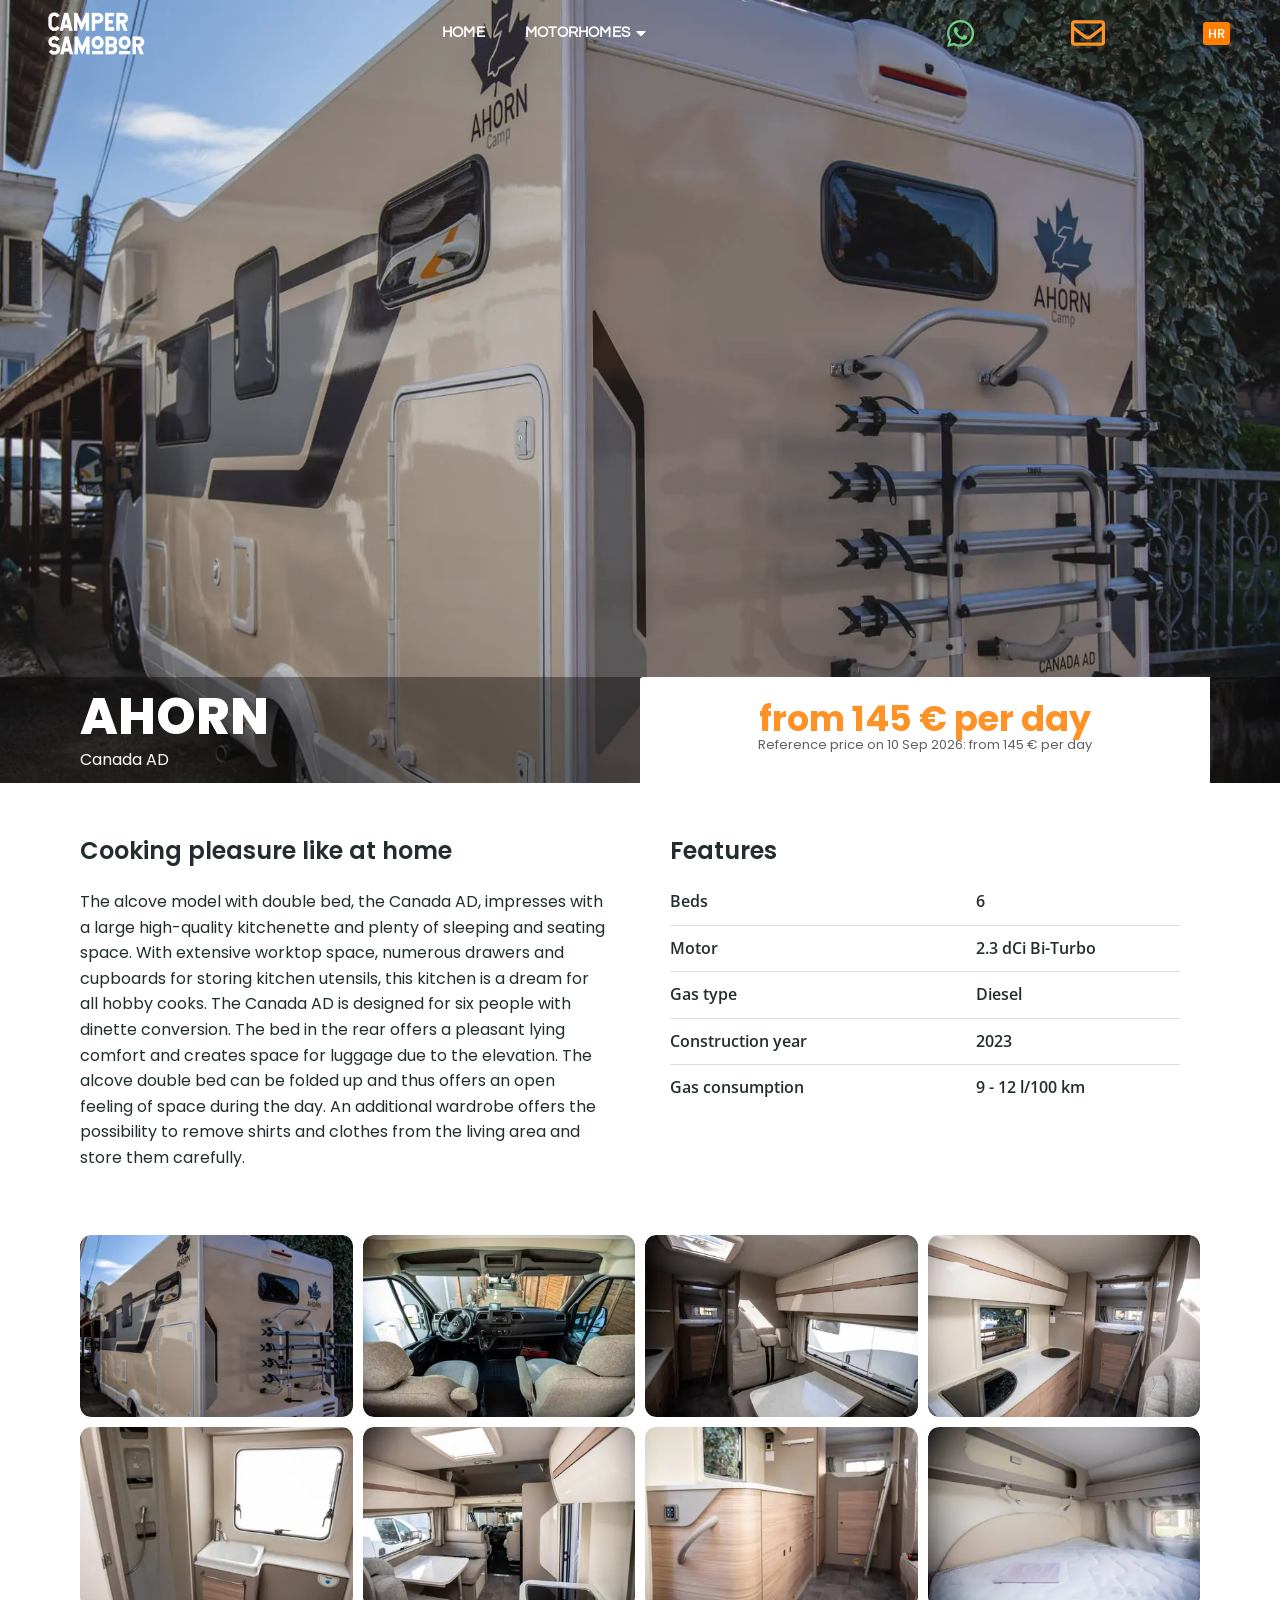
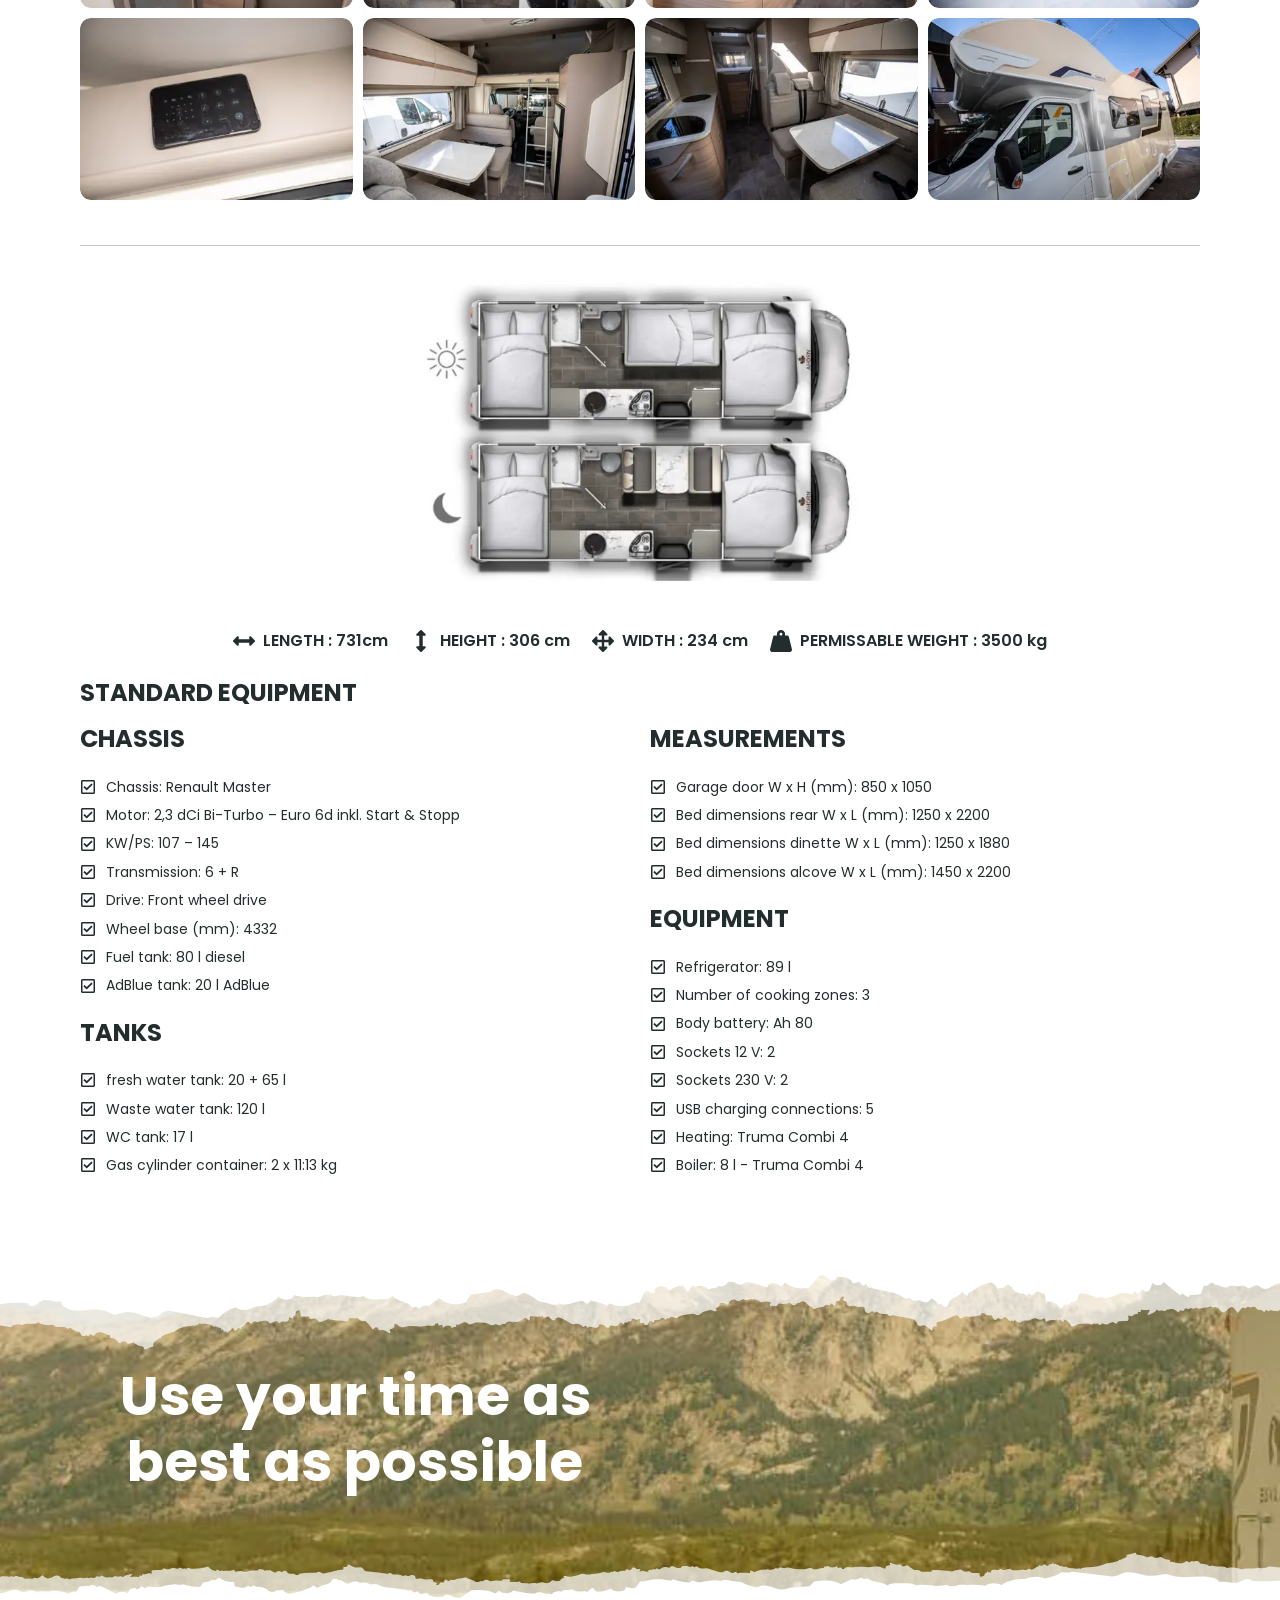
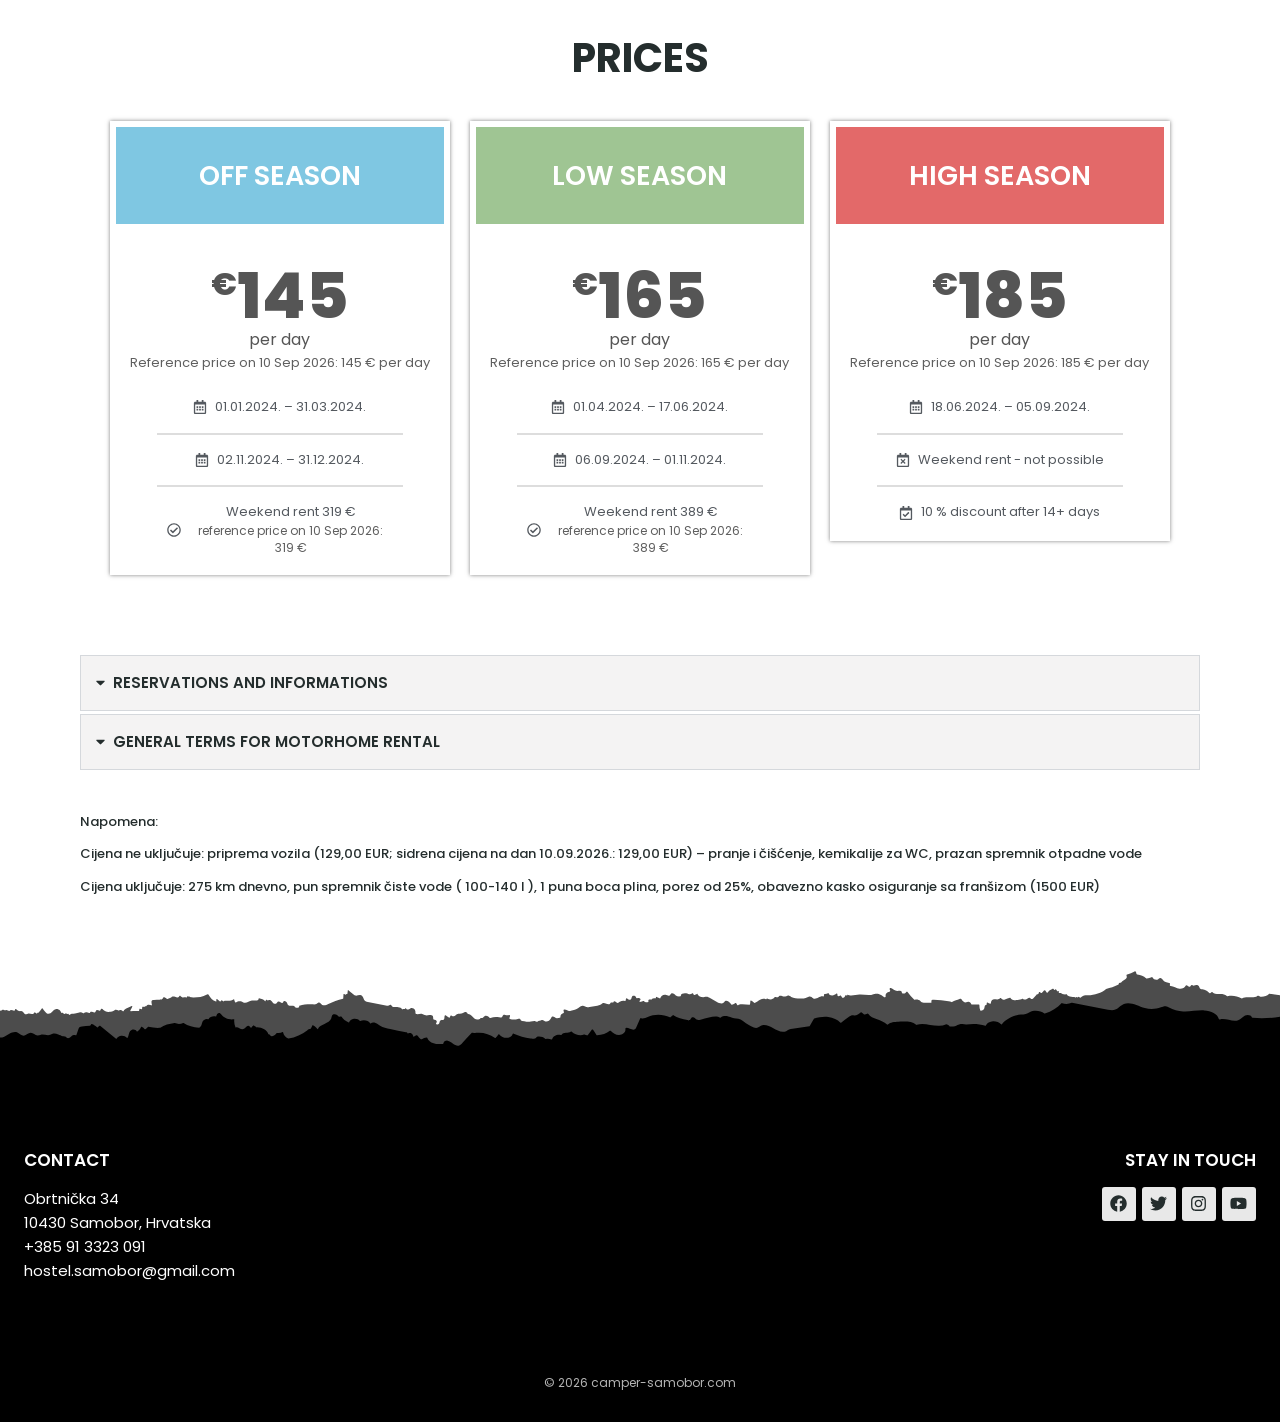
<file: en/ahorn-ad.html>
<!DOCTYPE html>
<html lang="en-US">
<head>
  <meta charset="UTF-8">
  <meta name="viewport" content="width=device-width, initial-scale=1">
  <link rel="icon" href="data:,">
  <title>RENT A MOTORHOME | AHORN | camper-samobor.com</title>
  <meta name="description" content="AHORN Canada AD – from 145 € per day. Cooking pleasure like at home.">
  <link rel="preload" as="image" href="../images/ahorn-ad/1-1-mobile.webp" media="(max-width: 800px) and (orientation: portrait)" fetchpriority="high">
  <link rel="preload" as="image" href="../images/ahorn-ad/1-1.webp" media="not all and (max-width: 800px) and (orientation: portrait)" fetchpriority="high">
  <style>.d-hero{background-image:url("../images/ahorn-ad/1-1.webp")}@media (max-width: 800px) and (orientation: portrait){.d-hero{background-image:url("../images/ahorn-ad/1-1-mobile.webp")}}</style>
  <link rel="preload" href="../fonts/poppins-400-latin.woff2" as="font" type="font/woff2" crossorigin>
  <link rel="preload" href="../fonts/poppins-500-latin.woff2" as="font" type="font/woff2" crossorigin>
  <link rel="preload" href="../fonts/poppins-800-latin.woff2" as="font" type="font/woff2" crossorigin>
  <link rel="stylesheet" href="../css/style.css?v=5">
</head>
<body class="no-js">

<!-- Reusable SVG symbols -->
<svg width="0" height="0" style="position:absolute" aria-hidden="true">
  <defs>
    <symbol id="ico-whatsapp" viewBox="0 0 448 512"><path d="M380.9 97.1C339 55.1 283.2 32 223.9 32c-122.4 0-222 99.6-222 222 0 39.1 10.2 77.3 29.6 111L0 480l117.7-30.9c32.4 17.7 68.9 27 106.1 27h.1c122.3 0 224.1-99.6 224.1-222 0-59.3-25.2-115-67.1-157zm-157 341.6c-33.2 0-65.7-8.9-94-25.7l-6.7-4-69.8 18.3L72 359.2l-4.4-7c-18.5-29.4-28.2-63.3-28.2-98.2 0-101.7 82.8-184.5 184.6-184.5 49.3 0 95.6 19.2 130.4 54.1 34.8 34.9 56.2 81.2 56.1 130.5 0 101.8-84.9 184.6-186.6 184.6zm101.2-138.2c-5.5-2.8-32.8-16.2-37.9-18-5.1-1.9-8.8-2.8-12.5 2.8-3.7 5.6-14.3 18-17.6 21.8-3.2 3.7-6.5 4.2-12 1.4-32.6-16.3-54-29.1-75.5-66-5.7-9.8 5.7-9.1 16.3-30.3 1.8-3.7.9-6.9-.5-9.7-1.4-2.8-12.5-30.1-17.1-41.2-4.5-10.8-9.1-9.3-12.5-9.5-3.2-.2-6.9-.2-10.6-.2-3.7 0-9.7 1.4-14.8 6.9-5.1 5.6-19.4 19-19.4 46.3 0 27.3 19.9 53.7 22.6 57.4 2.8 3.7 39.1 59.7 94.8 83.8 35.2 15.2 49 16.5 66.6 13.9 10.7-1.6 32.8-13.4 37.4-26.4 4.6-13 4.6-24.1 3.2-26.4-1.3-2.5-5-3.9-10.5-6.6z"/></symbol>
    <symbol id="ico-envelope-o" viewBox="0 0 512 512"><path d="M464 64H48C21.49 64 0 85.49 0 112v288c0 26.51 21.49 48 48 48h416c26.51 0 48-21.49 48-48V112c0-26.51-21.49-48-48-48zm0 48v40.805c-22.422 18.259-58.168 46.651-134.587 106.49-16.841 13.247-50.201 45.072-73.413 44.701-23.208.375-56.579-31.459-73.413-44.701C106.18 199.465 70.425 171.067 48 152.805V112h416zM48 400V214.398c22.914 18.251 55.409 43.862 104.938 82.646 21.857 17.205 60.134 55.186 103.062 54.955 42.717.231 80.509-37.199 103.053-54.947 49.528-38.783 82.032-64.401 104.947-82.653V400H48z"/></symbol>
    <symbol id="ico-caret-down" viewBox="0 0 320 512"><path d="M31.3 192h257.3c17.8 0 26.7 21.5 14.1 34.1L174.1 354.8c-7.8 7.8-20.5 7.8-28.3 0L17.2 226.1C4.6 213.5 13.5 192 31.3 192z"/></symbol>
    <symbol id="ico-caret-up" viewBox="0 0 320 512"><path d="M288.662 352H31.338c-17.818 0-26.741-21.543-14.142-34.142l128.662-128.662c7.81-7.81 20.474-7.81 28.284 0l128.662 128.662c12.6 12.599 3.676 34.142-14.142 34.142z"/></symbol>
    <symbol id="ico-facebook" viewBox="0 0 512 512"><path d="M504 256C504 119 393 8 256 8S8 119 8 256c0 123.78 90.69 226.38 209.25 245V327.69h-63V256h63v-54.64c0-62.15 37-96.48 93.67-96.48 27.14 0 55.52 4.84 55.52 4.84v61h-31.28c-30.8 0-40.41 19.12-40.41 38.73V256h68.78l-11 71.69h-57.78V501C413.31 482.38 504 379.78 504 256z"/></symbol>
    <symbol id="ico-twitter" viewBox="0 0 512 512"><path d="M459.37 151.716c.325 4.548.325 9.097.325 13.645 0 138.72-105.583 298.558-298.558 298.558-59.452 0-114.68-17.219-161.137-47.106 8.447.974 16.568 1.299 25.34 1.299 49.055 0 94.213-16.568 130.274-44.832-46.132-.975-84.792-31.188-98.112-72.772 6.498.974 12.995 1.624 19.818 1.624 9.421 0 18.843-1.3 27.614-3.573-48.081-9.747-84.143-51.98-84.143-102.985v-1.299c13.969 7.797 30.214 12.67 47.431 13.319-28.264-18.843-46.781-51.005-46.781-87.391 0-19.492 5.197-37.36 14.294-52.954 51.655 63.675 129.3 105.258 216.365 109.807-1.624-7.797-2.599-15.918-2.599-24.04 0-57.828 46.782-104.934 104.934-104.934 30.213 0 57.502 12.67 76.67 33.137 23.715-4.548 46.456-13.32 66.599-25.34-7.798 24.366-24.366 44.833-46.132 57.827 21.117-2.273 41.584-8.122 60.426-16.243-14.292 20.791-32.161 39.308-52.628 54.253z"/></symbol>
    <symbol id="ico-instagram" viewBox="0 0 448 512"><path d="M224.1 141c-63.6 0-114.9 51.3-114.9 114.9s51.3 114.9 114.9 114.9S339 319.5 339 255.9 287.7 141 224.1 141zm0 189.6c-41.1 0-74.7-33.5-74.7-74.7s33.5-74.7 74.7-74.7 74.7 33.5 74.7 74.7-33.6 74.7-74.7 74.7zm146.4-194.3c0 14.9-12 26.8-26.8 26.8-14.9 0-26.8-12-26.8-26.8s12-26.8 26.8-26.8 26.8 12 26.8 26.8zm76.1 27.2c-1.7-35.9-9.9-67.7-36.2-93.9-26.2-26.2-58-34.4-93.9-36.2-37-2.1-147.9-2.1-184.9 0-35.8 1.7-67.6 9.9-93.9 36.1s-34.4 58-36.2 93.9c-2.1 37-2.1 147.9 0 184.9 1.7 35.9 9.9 67.7 36.2 93.9s58 34.4 93.9 36.2c37 2.1 147.9 2.1 184.9 0 35.9-1.7 67.7-9.9 93.9-36.2 26.2-26.2 34.4-58 36.2-93.9 2.1-37 2.1-147.8 0-184.8zM398.8 388c-7.8 19.6-22.9 34.7-42.6 42.6-29.5 11.7-99.5 9-132.1 9s-102.7 2.6-132.1-9c-19.6-7.8-34.7-22.9-42.6-42.6-11.7-29.5-9-99.5-9-132.1s-2.6-102.7 9-132.1c7.8-19.6 22.9-34.7 42.6-42.6 29.5-11.7 99.5-9 132.1-9s102.7-2.6 132.1 9c19.6 7.8 34.7 22.9 42.6 42.6 11.7 29.5 9 99.5 9 132.1s2.7 102.7-9 132.1z"/></symbol>
    <symbol id="ico-youtube" viewBox="0 0 576 512"><path d="M549.655 124.083c-6.281-23.65-24.787-42.276-48.284-48.597C458.781 64 288 64 288 64S117.22 64 74.629 75.486c-23.497 6.322-42.003 24.947-48.284 48.597-11.412 42.867-11.412 132.305-11.412 132.305s0 89.438 11.412 132.305c6.281 23.65 24.787 41.5 48.284 47.821C117.22 448 288 448 288 448s170.78 0 213.371-11.486c23.497-6.321 42.003-24.171 48.284-47.821 11.412-42.867 11.412-132.305 11.412-132.305s0-89.438-11.412-132.305zm-317.51 213.508V175.185l142.739 81.205-142.739 81.201z"/></symbol>
    <symbol id="ico-arrow-up" viewBox="0 0 448 512"><path d="M34.9 289.5l-22.2-22.2c-9.4-9.4-9.4-24.6 0-33.9L207 39c9.4-9.4 24.6-9.4 33.9 0l194.3 194.3c9.4 9.4 9.4 24.6 0 33.9L413 289.4c-9.5 9.5-25 9.3-34.3-.4L264 168.6V456c0 13.3-10.7 24-24 24h-32c-13.3 0-24-10.7-24-24V168.6L69.2 289.1c-9.3 9.8-24.8 10-34.3.4z"/></symbol>
    <symbol id="ico-arrows-alt-h" viewBox="0 0 512 512"><path d="M377.941 169.941V216H134.059v-46.059c0-21.382-25.851-32.09-40.971-16.971L7.029 239.029c-9.373 9.373-9.373 24.568 0 33.941l86.059 86.059c15.119 15.119 40.971 4.411 40.971-16.971V296h243.882v46.059c0 21.382 25.851 32.09 40.971 16.971l86.059-86.059c9.373-9.373 9.373-24.568 0-33.941l-86.059-86.059c-15.119-15.12-40.971-4.412-40.971 16.97z"/></symbol>
    <symbol id="ico-arrows-alt-v" viewBox="0 0 256 512"><path d="M214.059 377.941H168V134.059h46.059c21.382 0 32.09-25.851 16.971-40.971L144.971 7.029c-9.373-9.373-24.568-9.373-33.941 0L24.971 93.088c-15.119 15.119-4.411 40.971 16.971 40.971H88v243.882H41.941c-21.382 0-32.09 25.851-16.971 40.971l86.059 86.059c9.373 9.373 24.568 9.373 33.941 0l86.059-86.059c15.12-15.119 4.412-40.971-16.97-40.971z"/></symbol>
    <symbol id="ico-arrows-alt" viewBox="0 0 512 512"><path d="M352.201 425.775l-79.196 79.196c-9.373 9.373-24.568 9.373-33.941 0l-79.196-79.196c-15.119-15.119-4.411-40.971 16.971-40.97h51.162L228 284H127.196v51.162c0 21.382-25.851 32.09-40.971 16.971L7.029 272.937c-9.373-9.373-9.373-24.569 0-33.941L86.225 159.8c15.119-15.119 40.971-4.411 40.971 16.971V228H228V127.196h-51.23c-21.382 0-32.09-25.851-16.971-40.971l79.196-79.196c9.373-9.373 24.568-9.373 33.941 0l79.196 79.196c15.119 15.119 4.411 40.971-16.971 40.971h-51.162V228h100.804v-51.162c0-21.382 25.851-32.09 40.97-16.971l79.196 79.196c9.373 9.373 9.373 24.569 0 33.941L425.773 352.2c-15.119 15.119-40.971 4.411-40.97-16.971V284H284v100.804h51.23c21.382 0 32.09 25.851 16.971 40.971z"/></symbol>
    <symbol id="ico-weight-hanging" viewBox="0 0 512 512"><path d="M510.28 445.86l-73.03-292.13c-3.8-15.19-16.44-25.72-30.87-25.72h-60.25c3.57-10.05 5.88-20.72 5.88-32 0-53.02-42.98-96-96-96s-96 42.98-96 96c0 11.28 2.3 21.95 5.88 32h-60.25c-14.43 0-27.08 10.54-30.87 25.72L1.72 445.86C-6.61 479.17 16.38 512 48.03 512h415.95c31.64 0 54.63-32.83 46.3-66.14zM256 128c-17.64 0-32-14.36-32-32s14.36-32 32-32 32 14.36 32 32-14.36 32-32 32z"/></symbol>
    <symbol id="ico-calendar-alt" viewBox="0 0 448 512"><path d="M148 288h-40c-6.6 0-12-5.4-12-12v-40c0-6.6 5.4-12 12-12h40c6.6 0 12 5.4 12 12v40c0 6.6-5.4 12-12 12zm108-12v-40c0-6.6-5.4-12-12-12h-40c-6.6 0-12 5.4-12 12v40c0 6.6 5.4 12 12 12h40c6.6 0 12-5.4 12-12zm96 0v-40c0-6.6-5.4-12-12-12h-40c-6.6 0-12 5.4-12 12v40c0 6.6 5.4 12 12 12h40c6.6 0 12-5.4 12-12zm-96 96v-40c0-6.6-5.4-12-12-12h-40c-6.6 0-12 5.4-12 12v40c0 6.6 5.4 12 12 12h40c6.6 0 12-5.4 12-12zm-96 0v-40c0-6.6-5.4-12-12-12h-40c-6.6 0-12 5.4-12 12v40c0 6.6 5.4 12 12 12h40c6.6 0 12-5.4 12-12zm192 0v-40c0-6.6-5.4-12-12-12h-40c-6.6 0-12 5.4-12 12v40c0 6.6 5.4 12 12 12h40c6.6 0 12-5.4 12-12zm96-260v352c0 26.5-21.5 48-48 48H48c-26.5 0-48-21.5-48-48V112c0-26.5 21.5-48 48-48h48V12c0-6.6 5.4-12 12-12h40c6.6 0 12 5.4 12 12v52h128V12c0-6.6 5.4-12 12-12h40c6.6 0 12 5.4 12 12v52h48c26.5 0 48 21.5 48 48zm-48 346V160H48v298c0 3.3 2.7 6 6 6h340c3.3 0 6-2.7 6-6z"/></symbol>
    <symbol id="ico-check-circle" viewBox="0 0 512 512"><path d="M256 8C119.033 8 8 119.033 8 256s111.033 248 248 248 248-111.033 248-248S392.967 8 256 8zm0 48c110.532 0 200 89.451 200 200 0 110.532-89.451 200-200 200-110.532 0-200-89.451-200-200 0-110.532 89.451-200 200-200m140.204 130.267l-22.536-22.718c-4.667-4.705-12.265-4.736-16.97-.068L215.346 303.697l-59.792-60.277c-4.667-4.705-12.265-4.736-16.97-.069l-22.719 22.536c-4.705 4.667-4.736 12.265-.068 16.971l90.781 91.516c4.667 4.705 12.265 4.736 16.97.068l172.589-171.204c4.704-4.668 4.734-12.266.067-16.971z"/></symbol>
    <symbol id="ico-calendar-times" viewBox="0 0 448 512"><path d="M311.7 374.7l-17 17c-4.7 4.7-12.3 4.7-17 0L224 337.9l-53.7 53.7c-4.7 4.7-12.3 4.7-17 0l-17-17c-4.7-4.7-4.7-12.3 0-17l53.7-53.7-53.7-53.7c-4.7-4.7-4.7-12.3 0-17l17-17c4.7-4.7 12.3-4.7 17 0l53.7 53.7 53.7-53.7c4.7-4.7 12.3-4.7 17 0l17 17c4.7 4.7 4.7 12.3 0 17L257.9 304l53.7 53.7c4.8 4.7 4.8 12.3.1 17zM448 112v352c0 26.5-21.5 48-48 48H48c-26.5 0-48-21.5-48-48V112c0-26.5 21.5-48 48-48h48V12c0-6.6 5.4-12 12-12h40c6.6 0 12 5.4 12 12v52h128V12c0-6.6 5.4-12 12-12h40c6.6 0 12 5.4 12 12v52h48c26.5 0 48 21.5 48 48zm-48 346V160H48v298c0 3.3 2.7 6 6 6h340c3.3 0 6-2.7 6-6z"/></symbol>
    <symbol id="ico-calendar-check" viewBox="0 0 448 512"><path d="M400 64h-48V12c0-6.627-5.373-12-12-12h-40c-6.627 0-12 5.373-12 12v52H160V12c0-6.627-5.373-12-12-12h-40c-6.627 0-12 5.373-12 12v52H48C21.49 64 0 85.49 0 112v352c0 26.51 21.49 48 48 48h352c26.51 0 48-21.49 48-48V112c0-26.51-21.49-48-48-48zm-6 400H54a6 6 0 0 1-6-6V160h352v298a6 6 0 0 1-6 6zm-52.849-200.65L198.842 404.519c-4.705 4.667-12.303 4.637-16.971-.068l-75.091-75.699c-4.667-4.705-4.637-12.303.068-16.971l22.719-22.536c4.705-4.667 12.303-4.637 16.97.069l44.104 44.461 111.072-110.181c4.705-4.667 12.303-4.637 16.971.068l22.536 22.718c4.667 4.705 4.636 12.303-.069 16.97z"/></symbol>
    <symbol id="ico-check-square" viewBox="0 0 448 512"><path d="M400 32H48C21.49 32 0 53.49 0 80v352c0 26.51 21.49 48 48 48h352c26.51 0 48-21.49 48-48V80c0-26.51-21.49-48-48-48zm0 400H48V80h352v352zm-35.864-241.724L191.547 361.48c-4.705 4.667-12.303 4.637-16.97-.068l-90.781-91.516c-4.667-4.705-4.637-12.303.069-16.971l22.719-22.536c4.705-4.667 12.303-4.637 16.97.069l59.792 60.277 141.352-140.216c4.705-4.667 12.303-4.637 16.97.068l22.536 22.718c4.667 4.706 4.637 12.304-.068 16.971z"/></symbol>
    <symbol id="ico-chevron-left" viewBox="0 0 320 512"><path d="M34.52 239.03L228.87 44.69c9.37-9.37 24.57-9.37 33.94 0l22.67 22.67c9.36 9.36 9.37 24.52.04 33.9L131.49 256l154.02 154.75c9.34 9.38 9.32 24.54-.04 33.9l-22.67 22.67c-9.37 9.37-24.57 9.37-33.94 0L34.52 272.97c-9.37-9.37-9.37-24.57 0-33.94z"/></symbol>
    <symbol id="ico-chevron-right" viewBox="0 0 320 512"><path d="M285.476 272.971L91.132 467.314c-9.373 9.373-24.569 9.373-33.941 0l-22.667-22.667c-9.357-9.357-9.375-24.522-.04-33.901L188.505 256 34.484 101.255c-9.335-9.379-9.317-24.544.04-33.901l22.667-22.667c9.373-9.373 24.569-9.373 33.941 0L285.475 239.03c9.373 9.372 9.373 24.568.001 33.941z"/></symbol>
    <symbol id="ico-times" viewBox="0 0 352 512"><path d="M242.72 256l100.07-100.07c12.28-12.28 12.28-32.19 0-44.48l-22.24-22.24c-12.28-12.28-32.19-12.28-44.48 0L176 189.28 75.93 89.21c-12.28-12.28-32.19-12.28-44.48 0L9.21 111.45c-12.28 12.28-12.28 32.19 0 44.48L109.28 256 9.21 356.07c-12.28 12.28-12.28 32.19 0 44.48l22.24 22.24c12.28 12.28 32.2 12.28 44.48 0L176 322.72l100.07 100.07c12.28 12.28 32.2 12.28 44.48 0l22.24-22.24c12.28-12.28 12.28-32.19 0-44.48L242.72 256z"/></symbol>
    <g id="torn"><path opacity="0.7" d="M0.1,197.8c12.1,1.7,23,3.5,33.8,5.3c0.9,0.1,1.9-0.1,2.6-0.8 c6.5-6.2,17.2-9.5,27.2-8.2c0.3,0,0.7,0.1,1,0.3c1.6,0.7,3.1,1.5,4.7,2.2c1,0.5,2.3,0.3,3.2-0.4c11.5-8.5,35.2,1,46.8-7.3 c1-0.7,2.3-0.7,3.3-0.1c11.8,7.4,28.3,10.1,42.8,6.8c1.2-0.3,2.4,0.3,3.2,1.3c3.7,5.1,13.4,6,21.3,5.7c7.7-0.3,17.2,0.1,21.6,4.7 c1,1.1,2.7,1.2,3.9,0.4c1.2-0.8,2.3-1.6,3.5-2.3c1.3-0.9,3-0.6,4,0.5c4.7,5.6,12.2,9.6,20.5,10.9c2.4,0.4,4.9,0.6,6.7,1.9 c2.7,1.9,2.6,5.3,4.2,7.9c2.6,4.2,10.5,4.9,14.8,2c1-0.7,2.4-0.7,3.4,0.1c0.6,0.4,1.1,0.8,1.7,1.2c1.3,0.9,3,0.7,4.1-0.5 c1.1-1.2,2.1-2.4,3.2-3.6c1-1.2,2.7-1.4,4-0.5c1.9,1.3,3.9,2.6,5.9,3.9c1.5,1,3.6,0.5,4.4-1.2c2.9-5.9,11-10.1,18.9-9.2 c9.7,1.1,18.7,8.6,27.4,8.8c2.3,0.1,3.8,2.6,2.6,4.6c0,0,0,0.1-0.1,0.1c-1.2,2,0.3,4.5,2.6,4.6c7.7,0.2,15.3,3.5,19.3,8.8 c2.2,2.9,4.9,7,9.1,6.3c2.4-0.4,3.9-2.2,5.7-3.5c5.5-3.7,14.8-0.6,16.8,4.5c0.6,1.5,2.2,2.3,3.7,1.9c4.8-1.4,9.7-2.8,14.6-4.1 c1-0.3,2.1,0,2.8,0.7c6.8,6.2,16.7,10.4,27.1,11.3c1.3,0.1,2.3,1,2.7,2.3c0.5,1.8,0.9,3.6,1.4,5.4c0.5,1.9,2.6,2.9,4.4,2 c7.3-3.8,15.1-6.9,23.1-9.4c1.8-0.6,2.7-2.7,1.8-4.3c-1.6-3-0.3-7.6,2.9-10.1c4.2-3.5,10.1-5.7,13.2-9.7c0.6-0.8,1.4-1.2,2.4-1.3 c0.8,0,1.6,0,2.4-0.1c1.2,0,2.2-0.7,2.7-1.8c0.5-1.2,1.1-2.3,1.6-3.5c0.3-0.6,0.8-1.1,1.4-1.4c11.4-5.8,24-10.1,37.2-12.6 c14.5-12.2,35.4-19.5,56.5-19.7c2.7-0.1,5.4,0.1,8-0.4c2.7-0.5,5.2-1.5,7.8-2.3c2.7-0.8,4.7-3.1,6.8-4.6c0.6-0.4,1.2-0.8,2-0.7 c1.7,0.2,1.8,2.5,3.4,2.8c1.8,0.2,3-2.4,4.7-1.8c0.6,0.2,1,0.9,1.6,1.1c1.6,0.6,3-1.8,4.8-1.5c0.6,0.1,1.1,0.6,1.6,0.9 c0.7,0.4,1.6,0.5,2.5,0.6c2.9,0.4,5.9,0.8,8.8,1.2c2.9,0.4,6,0.8,8.6,2c2.1,1,3.8,2.5,4.5,4.3c0.3,0.8,1,1.3,1.8,1.2 c4.4-0.6,8.9-0.2,13.1,1.1c-0.3,0.1-0.5,0.3-0.3,0.6c0.4,0.4,1.3,0.3,1.9,0.1c0.6-0.1,1.6,0,1.7,0.5c-0.8,0.3-1.6,0.8-2.1,1.4 c2.6,0.3,5.3,0.4,7.9,0.4c1.1,0,1.9,1.1,1.6,2.2c-0.2,0.7-0.3,1.4-0.3,2.1c0,1.4,1.8,2.2,2.8,1.2c0,0,0,0,0,0 c0.7-0.7,1.9-0.6,2.5,0.2c1.2,1.6,2.4,3.2,3.6,4.9c0.7,1.1,2.3,1,2.9-0.2c0-0.1,0.1-0.1,0.1-0.2c0.5-1,2-1.2,2.7-0.3 c0.9,1,1.9,2.1,2.8,3.1c0.7,0.7,1.8,0.7,2.5-0.1c2.4-2.6,8-3.4,10.7-6.1c2-2,2.5-5.1,5.4-6.1c0.3-0.1,0.7-0.2,1.1-0.1 c0.4,0.1,0.7,0.4,0.9,0.8c1.3,1.9,2.5,3.7,3.8,5.6c0.5,0.7,1,1.5,1.9,1.7c1.5,0.3,2.8-0.8,3.7-1.8c1.6-1.9,3.1-3.7,4.7-5.6 c0.5-0.6,1-1.2,1.9-1.5c2.4-0.7,3.8,1.9,5.9,3c0.8,0.4,1.8,0.1,2.2-0.7c0.5-0.9,0.6-2,1-3c0.4-1.4,1.6-3.1,3.4-3 c0.7,0,1.3,0.3,2,0.2c0.4-0.1,0.8-0.4,0.8-0.8c0-0.4,0-0.8,0.3-1.1c2.8-3.3,5.7-5.8,8.6-9.2c1.9-2.4,5.2-5,8.3-3.8 c1.9,0.8,2.7,2.9,4.7,3.6c3.3,1.2,6.2-2.1,8.9-4c3.2-2.3,9.3-2.2,11.4,0.5c0.5,0.7,1.4,0.7,2.2,0.3c4.1-2.4,9.3-3.2,14.4-3.8 c4.6-0.5,9.3-0.9,13.8,0.1c3.8,0.9,7.4,3.1,8.7,6.1c0.4,0.8,1.2,1.2,2.1,0.9c5.1-1.7,10.2-3.5,15.4-5.3c1.4-0.5,3-1,4.6-0.9 c3.8,0.4,5.7,4.3,8.9,5.6c0.9,0.3,1.8-0.1,2.2-1c0.9-2.4,5.1-3.8,8.6-3.7c4.1,0.1,8.4,1.3,12.2,0.1c5.5-1.7,7-7,7.3-11.8 c0.1-1,1-1.7,2-1.5c3.1,0.7,6,2,8.3,3.8c1.1,0.8,2.6,0.1,2.7-1.3c0.1-1.3,0-2.6-0.3-3.8c-0.2-0.9,0.4-1.9,1.4-2 c2.1-0.2,4.2-1.8,4.9-3.6c1-2.3,0.7-4.9,1.4-7.2c1.3-4,5.9-7.2,11-7.7c0.8-0.1,1.5,0.4,1.8,1.1c1.7,5.3,2.6,10.8,2.5,16.3 c0,0.9,0.7,1.7,1.6,1.7c7.3,0.4,14.7,0.5,22,0.2c0.7,0,1.3,0.3,1.5,0.9c1.9,3.8,5,7.8,9.8,7.4c2.1-0.2,3.9-1.2,6-1.6 c6.2-1.1,11.2,3.8,14,8.3c0.8,1.3,1.9,2.8,3.6,3c1.1,0.2,2.3-0.2,3.4-0.6c3.8-1.3,7.5-2.7,11.3-4c4.6-1.6,8.1-3.6,12.1-5.8 c0.5-0.3,1.2-0.3,1.7,0c2.5,1.6,5.9,2.2,9,2.6c15.2,2.1,30.5,3.6,45.8,4.5c2.1,0.1,4.4,0.1,6.1-0.9c2.1-1.3,2-3.6,1.3-5.8 c-0.4-1.1,0.4-2.2,1.6-2.2c7.5-0.2,15.1-0.2,22.6-0.1c2.1,0,4.4,0.1,6.2,1c1.8,0.9,2.9,2.5,4.3,3.9c3.9,3.9,10.8,5.5,16.7,4.2 c1-0.2,2.1,0.1,2.8,0.8c7.5,7.1,14.1,14.7,19.8,22.8c1.3,1.9,4.1,1.9,5.3-0.1c0.7-1.2,1.6-2.2,2.9-3c2.9-2,8.2-1.9,9.7,0.9 c0.8,1.5,0.4,3.2,1.3,4.6c2.4,3.4,8.8,1.2,13.8,1.4c7.6,0.3,13,7.4,19.5,9.4c2.6,0.8,4.9-1.9,3.8-4.3c-0.4-0.9-0.9-1.7-1.3-2.6 c-1.1-1.9,0.1-4.3,2.2-4.7c3.6-0.6,7-2.2,9.2-4.6c2.2-2.5,3.1-5.8,2.4-8.9c-0.5-2.5,1.8-4.6,4.2-3.7c3.1,1.2,6,3.8,8.6,5.8 c4.9,3.7,11.9,5.4,18.5,4.6c4.7-0.6,9-2.3,13.6-3.2c12-2.2,24.4,1.9,36.6,1.2c13-0.7,27.8-6.3,37.9,0.2c-1.5-0.8-0.4-3,1.5-3.3 c1.1-0.2,2.1,0,3.2,0.4c0.9,0.3,1.8-0.3,1.9-1.2c0.6-3.3,4.2-6.3,8.3-6.6c0.7-0.1,1.3,0.4,1.5,1.1c0.5,2,1.7,4,3.2,5.7 c0.5,0.5,1.2,0.6,1.8,0.3c2.2-1.2,4.9-1.8,7.5-1.8c0.9,0,1.5,0.7,1.5,1.6c-0.1,2.1,0.2,4.2,1.1,6.1c0.4,0.9,1.6,1.1,2.3,0.5 c3.5-3.1,8.1-5.6,13.3-5.8c4.9-0.2,9.9,2.6,11,6.2c0.3,0.9,1.4,1.3,2.2,0.8c2.8-1.9,6.6-2.8,10.2-2.5c0.8,0.1,1.5-0.5,1.6-1.2 c0.3-1.8,0.5-3.5,0.8-5.3c0.1-0.9,1.1-1.5,2-1.2c4.7,1.7,10.7-1.1,15.1-3.7c5-2.9,12.6-5.6,16.7-1.8c2.9,2.6,7.4,6.2,11.6,5.2 c4.2-1.1,7.5-3.5,11.5-4.9c5.4-1.8,11.4-1.6,17.2-1.4c9.6,0.4,19.7,0.9,27.7,5.1c3.6,1.9,7.4,4.6,11.6,3.9c2.7-0.5,4.8-2.3,7.4-2.8 c3.3-0.7,6.6,0.8,9.7,1.9s7.4,1.5,9.4-0.7c0.9-0.9,1.3-2.2,2.4-2.8c2.6-1.6,6.3,0.8,9.5,0.2c2.8-0.6,3.9-3.2,5.8-5 c4.6-4.2,12.7-2.3,19.2,0.3c0.9,0.4,2-0.3,2-1.3c0,0,0,0,0,0c0.1-1.1,1.2-1.7,2.1-1.2c4.9,2.7,12.6,1.2,17.9-1.7 c5.8-3.2,10.5-7.7,17-9.7c0.5-0.2,1.1,0,1.5,0.4c2.7,2.8,5.9,5.3,9.6,7.2c1,0.5,2.1-0.2,2.2-1.3c0.1-3.4,0.4-6.9,1-10.4 c0.1-0.7,0.8-1.3,1.6-1.2c7.5,0.5,14.9,0.9,22.3,1.3c4.7,0.3,10.4,0.1,13.1-2.7c0.5-0.6,1.4-0.7,2-0.2c2.1,1.7,1.7,5.8,4.8,6.4 c1.3,0.3,2.7-0.3,3.9-0.9c2.8-1.3,5.7-2.6,8.6-4c0.7-0.3,1.5-0.1,1.8,0.5c2.4,3.9,6,7.4,10.2,10c2,1.3,4.7,2.5,7.1,1.8 c3.1-0.8,4.1-3.8,6.2-5.8c2.8-2.5,7.6-3.1,11.7-2.2c4,0.9,7.6,2.9,11,4.8c7.2,4.2,14.4,8.3,21.6,12.4c3.8,2.2,8.7,4.5,13,3 c9.1-3.2,21.1,0.9,24.4,8.3c0.3,0.8,1.2,1.2,2,0.8c2.5-1.2,5-2.4,7.4-3.5c0.6-0.3,1.3-0.1,1.8,0.4c1.2,1.4,2.1,2.9,2.8,4.4 c0.4,0.8,1.4,1.2,2.2,0.7c2.8-1.8,6-3.5,9.6-3.1c2.2,0.3,4.1,1.3,6.1,2.1c5,1.9,11.1,1.7,16-0.4c2.7-1.1,4.9-4.1,3.9-6 c-0.4-0.8,0.2-1.8,1.1-2c5.1-1.2,11-0.2,14.9,2.7c2.2,1.6,3.8,3.6,6.1,5.1c2.3,1.4,5.8,2.2,8.1,0.7c2.5-1.5,2.6-4.8,5.2-6.2 c3.8-2,8.2,1.5,12.6,2.4c4,0.8,8.2-0.8,11.1-3.2c2.4-2.1,4-4.7,5.4-7.3c0.4-0.7,1.2-0.9,1.9-0.6c3.8,1.6,7.6,3.3,11.4,5 c0-1.6,0.1-3.2,0.2-4.8c3.2-0.1,6.4-0.2,9.7-0.3c1.1,0,2-0.7,2.3-1.8c0,0,0,0,0,0c0.4-1.2,1.6-1.9,2.9-1.7c2.2,0.4,4.4,0.6,6.3-0.2 c1.9-0.7,2.8-2.9,2.1-4.3c-0.6-1.2-0.2-2.7,1-3.3c1.8-1,4-1.3,6.3-0.9c2.6,0.4,4.8,1.7,6.1,3.4c0.8,1.1,2.2,1.3,3.4,0.7 c2-1.2,4.3-2.1,6.7-2.7c1.2-0.3,2.7-0.5,3.7,0.2c2.4,1.7-1.8,4.3-2.6,6.8c-0.8,2.3,2,4.7,5,5.1c1.9,0.2,3.7,0,5.6-0.5 c1.5-0.4,2.9,0.6,3.2,2c0.3,1.6,1.1,3,2.6,4.1c2.3,1.8,6.5,2.1,8.8,0.2c3.8-3.1,1.3-10,6.4-11.5c3.8-1.1,6.7,2.3,10.1,4.3 c1.5,0.9,3.5,0,3.8-1.7c0.2-1.2,0.3-2.5,0.3-3.7c0-1.6,1.5-2.8,3.1-2.5c5.3,1.1,11.3,0.2,15.6-2.7c2.2-1.5,4.5-3.7,7.3-3.4 c3.7,0.3,6.1,4.5,9.3,5c1.1,0.2,2.2-0.5,2.6-1.6c0.1-0.2,0.2-0.5,0.3-0.7c0.4-1.3,1.7-2,3-1.7c2.6,0.6,5.3,0.6,6.7-1 c0.6-0.7,0.8-1.6,1.3-2.4c2-2.9,7.6-2.1,11.3-0.5s8.1,3.6,11.7,1.9c1.2-0.6,2.1-1.5,3.1-2.3c4.6-3.8,11.6-5.1,18.2-6.1 c6.5-1,12.9-2.1,19.4-3.1c3.6-0.6,7.3-1.1,10.8-0.2c3.3,0.9,6.1,3.1,9.6,3.5c5.8,0.6,10.1-3.7,14.5-6.8c6.5-4.5,15-6.5,23.2-8.5 c1.8-0.4,3.7-0.9,5.6-0.6c2.2,0.3,4,1.5,6,2.4c2.7,1.2,5.9,1.9,9,1.8c1.6,0,2.8-1.6,2.4-3.2c-0.5-1.9-1.9-4-1.1-5.9 c0.8-1.9,3.5-2.7,5.6-3.8c3.7-2.1,5.6-6,5-9.5c-0.2-1.4,0.7-2.7,2.1-2.9c2.8-0.4,5.5-0.9,8.3-1.2c4.6-0.7,10.8,6.6,15,5 c1.9-0.6,2.6-2.4,3.3-4c1.5-3.4,3.7-6.7,7.2-8.9c3.6-2.2,8.5-3.1,12.6-1.7c2.8,1,4.9,3,7.8,3.8c2.1,0.6,4.9-0.1,6-1.4 c0.6-0.7,1.5-1,2.4-0.9c2.3,0.4,5.2-0.7,6.3-2.4c0.7-1,2-1.4,3.2-0.9c1.4,0.6,2.8,1.3,4.3,1.9c1.1,0.5,2.3,1.1,3.6,0.9 c0.5,0,1-0.3,1.4-0.6c0.6-0.5,1.4-0.8,2.1-0.5c2.9,0.9,7.1-0.9,10.7-1.6c3.1-0.6,6.4-0.1,9.6,0.4c4.4,0.7,8.8,1.4,13.2,2.1 c1.3,0.2,2.7,0.4,3.7,1.2c1.9,1.5,1.6,4.2,3.8,5.3c1.8,1,4.3,0.2,6.4-0.5c7.7-2.4,16.7-2.3,24.3,0.4c1.4,0.5,2,2.1,1.4,3.5 c-0.8,1.7-1.4,3.4-1.9,5.2c-0.5,1.9,1.1,3.5,3,3.2c4-0.8,8.3-0.7,12.2,0.2c1.9,0.5,4,1.1,5.7,0.4c2.8-1.2,2.3-4.6,4.2-6.6 c2.9-3.2,9-1.2,13.8-0.2c7.5,1.5,15.2-0.5,22.2-3.1c1-0.4,2.2-0.1,2.9,0.8c1.5,1.8,3,3.5,5.2,4.8c2.7,1.6,6.5,2.2,9.4,0.9 c2.6-1.2,3.9-3.6,6.1-5.3c1.4-1,3.8-1.5,5.5-1.1c1,0.3,2.1-0.3,2.7-1.1c2.1-3,8.1-4.5,12.6-3c5.6,1.8,9,6.2,12.7,10 c3.2,3.3,7.6,6.6,12.7,7c1.1,0.1,1.9,0.9,2.2,1.9c0.8,2.6,4.3,4.6,7.5,3.9c2.4-0.5,4.2-2,6.2-3.1c3.8-2.1,8.9-2.9,13.4-2.1 c0.4,0.1,0.7,0.1,1.1,0c3.3-0.9,6.1-2.7,8.5-4.7c2.4-2.2,6.2-4,9.5-2.9c1.6,0.6,3.1,2,4.9,1.7c2.3-0.3,2.4-2.6,2.9-4.6 c0.4-1.6,2.2-2.4,3.7-1.6c3.4,1.8,6.4,3.9,9,6.4c1.5,1.5,4.1,0.5,4.3-1.6c0.2-2.4,0.5-4.7,0.7-7.1c0.2-1.7,0.5-3.6,2.2-4.7 c2.4-1.5,6-0.3,8.7-1.4c4.1-1.6,3.2-6.5,5.4-9.7c1.4-2,4.2-3.1,7.1-3.1c2.1,0,3.3,2.4,2,4.1c-0.9,1.2-1.5,2.4-1.8,3.7 c-0.5,2.5,1,5.5,4.1,6.2c1.2,0.2,2.4,0.1,3.6,0.5c5.5,1.5,1.8,8.8,5.2,12.7c2.1,2.5,6.7,2.7,10.4,2.1s7.5-1.7,11.2-1.1 c4.1,0.7,7.2,3.5,11.2,4.3c5.8,1.2,12.7-1.8,18-0.5c1.6,0.4,2.8,1.9,2.7,3.6c-0.2,3.5-0.1,7.1,1.9,10.2c2.4,3.8,8.4,6.4,13.1,4.4 c2.5-1,4.2-3.2,6.9-4c3.2-0.9,6.9,1.2,7.7,3.7c0.2,0.7,1.1,0.8,1.6,0.3c0.8-0.8,1.5-1.6,2.2-2.4c0.3-0.3,0.7-0.4,1.1-0.2 c1.6,0.8,4,0.5,5.3-0.6c0.4-0.4,1-0.3,1.4,0.2c2.4,3.4,7.1,5.8,12.1,6c0.1,0,0.3,0,0.4,0.1c5.2,2.7,14.4-1.4,18.5,2.3 c2.1,1.9,2.5,5.4,5.5,5.6c2.9,0.3,4.6-2.9,7.5-3.4c1.1-0.2,2.3,0,3.4,0.2c18.5,3.7,37,7.4,55.5,11.1c5.2,1,10.7,2.2,14.1,5.5 c2.8,2.7,3.6,6.3,5.1,9.6s4.3,6.7,8.6,7.3c5.2,0.6,10.3-3,15.3-1.7c1.7,0.5,3.2,1.5,4.5,2.6c5.9,4.6,11.7,9.3,17.4,14.1 c0.6,0.5,1.4,0.1,1.5-0.6c0.5-3.5,0.9-7,1.4-10.4c0.1-0.4,0.4-0.8,0.9-0.8c0.6-0.1,1.3,0,1.9,0.1c0.7,0.1,1.3-0.5,1.1-1.2 c0,0,0,0,0,0c-0.2-0.8,0.6-1.5,1.3-1.1c1.8,0.9,3.8,1.5,5.8,1.8c0.5,0.1,1-0.3,1.1-0.9c0.3-4.1,0.4-8.2,0.7-12.3 c0-0.4,0.3-0.8,0.7-0.9c16.2-3.6,31.6-9.3,45.7-16.6c5.7-3,13.4-6.3,18.9-3c4.1,2.5,6.4,8.4,11.4,7.4c2.4-0.4,3.8-2.4,5.7-3.7 c3.7-2.4,8.9-2.1,13.6-1.8c13.8,0.7,27.7-0.8,40.8-4.3c0.5-0.1,0.8-0.7,0.6-1.3c-0.7-1.9,1-4.2,3.4-5c2.7-0.7,5.6-0.1,8.1,1 c0.3,0.1,0.5,0.4,0.5,0.8c0.2,2.6,6,4.9,9.4,4.7c3.6-0.1,7.4-1.2,10.6,0.1c4.1,1.7,4.7,6.1,6.3,9.5c1.7,3.4,7.6,6.5,10.4,3.5 c1.1-1.2,1.1-3.1,2.6-4.1c3.9-2.5,8,4.4,12.9,3.9c4-0.4,4.7-5.2,8.4-6.7c3.2-1.4,7.1,0.5,9.2,2.9c2.1,2.3,3.5,5.2,6.2,7 c2.5,1.6,6.9,1.8,8.6-0.1c0.3-0.4,0.9-0.4,1.3-0.1c1.2,1,2.6,1.8,4.3,2.3c0.4,0.1,0.9-0.1,1.1-0.5c0.5-1.1,1.1-2.3,1.6-3.4 c0.3-0.7,1.3-0.7,1.7,0c2.9,5.1,11,7.5,18.3,8.9c0.6,0.1,1.2-0.4,1.1-1c-0.4-2.8,3.6-5.7,7.5-6.2c4.5-0.6,9.1,0.4,13.6-0.2 c8.8-1.3,16.4-9,24.8-6.5c2.1,0.7,3.9,1.9,5.9,2.8c6.1,2.7,14.4,1.5,19-2.7c0.4-0.4,1.1-0.3,1.4,0.1c2.1,3,3.5,6.3,4.1,9.8 c0.1,0.7,0.9,1,1.4,0.6c5.1-3.4,11.9-5.3,18.6-5c4.4,0.2,10,1,12.7-1.6c0.3-0.3,0.8-0.3,1.1-0.1c1.7,1,3.3,2.1,5,3.2 c0.4,0.2,0.9,0.2,1.2-0.2c0.9-1,1.9-2,2.9-3c0.3-0.3,0.9-0.4,1.3-0.1c3.1,2.5,6.2,5.1,9.3,7.6c0.5,0.4,1.3,0.2,1.5-0.4 c0.6-2,0.8-4.1,0.5-6.2c-0.1-0.7,0.5-1.2,1.1-1.1c11,2.3,17.6,11.7,22.6,20c0.6,0.9,1.3,2,2.6,2.3c1.7,0.4,3.3-0.7,4.6-1.5 c10.7-7.1,25.7-7.9,39.5-8.3c4.8-0.2,10.4,0,13.5,2.7c0.4,0.3,0.9,0.4,1.3,0.3c1.3-0.4,2.8-0.2,4,0.3c0.8,0.4,1.8,0,2.1-0.8 c0.2-0.5,0.3-1,0.5-1.5c0.3-0.8,1.1-1.2,1.9-0.9c3,1.2,6.8,1,9.7-0.4c0.5-0.2,1-0.2,1.5,0.1c2.1,1.4,4.2,2.9,6.3,4.3 c0.7,0.5,1.6,1.1,2.6,0.9c1.6-0.2,1.8-1.9,2.6-3c2.3-3.2,8.2-1.6,12.3,0.1c3.8,1.5,10.2,2,11.4-1.2c0.1-0.3,0.4-0.6,0.7-0.7 c3.7-1.9,7.6-3,11.3-4.9c0.5-0.2,1.1-0.2,1.5,0.1c2.5,1.9,5.3,3.5,8.2,4.9c0.6,0.3,1.4,0.6,2.2,0.5c2-0.2,2.1-2.5,2.9-4.1 c1.4-2.9,6.2-3.5,10.1-3.7c5.8-0.2,11.6-0.5,17.3-0.7c2.3-0.1,4.9-0.3,6.4-1.7c1.2-1.2,1.4-2.8,1.4-4.3c0-3-0.5-6.1-1.4-9.1 c-0.4-1.2,0.8-2.2,1.9-1.8c2.4,0.9,5,1.6,7.6,1.6c3.2-0.1,6.5-1.6,7.6-3.8c0.3-0.7,1.1-1.1,1.9-0.8c0.4,0.1,0.8,0.3,1.2,0.4 c0.8,0.3,1.8-0.2,2-1c0-0.1,0-0.2,0.1-0.3c0.1-0.8,0.9-1.3,1.7-1.1c1.5,0.2,2.9,0.5,4.4,0.7c0.8,0.1,1.6-0.4,1.7-1.3 c0.3-1.8,0.4-3.5,0.4-5.3c0-1,1-1.7,2-1.4c1.6,0.6,3.2,1.1,4.9,1.4c0.8,0.2,1.6-0.4,1.7-1.2c0.3-1.5,0.6-3.1,0.8-4.6 c0.1-0.8,0.8-1.3,1.6-1.2c8,0.8,16.2,0.7,24.2-0.4c1.1-0.2,2,1,1.5,2.1c-1.8,4.1-3.9,8-6.2,11.9c-0.7,1.2,0.6,2.7,1.9,2.1 c4.5-2,9-4.1,13.5-6.1c4.8-2.1,10.2-5.2,11.6-9.2c0.3-1,1.5-1.4,2.3-0.7c1.3,1.1,2.7,2.1,4.4,2.8c2.4,0.9,5.6,0.8,7.4-0.7 c0.4-0.4,1-0.5,1.6-0.3c4,1.8,8.9,3.3,12.7,1.5c1.6-0.8,2.7-2,4.1-3c2.9-2,6.9-2.8,10.6-2c0.3,0.1,0.5,0,0.8-0.1 c6.4-2.2,15.7,1.9,19.9,6.3c1.3,1.5,3.1,3.4,5.3,2.8c2.5-0.7,2-3.9,4-5.1c3.3-2,8.1,2.6,11.6,1c2.8-1.2,1.9-5.1,4.4-6.6 c4.1-2.5,11.1,3.6,14.5,0.5c0.8-0.8,1-1.9,2-2.5c1.9-1.3,4.6,0.4,6.8,1.3c3.9,1.7,9.2,0.7,11.9-2c0.6-0.6,1.5-0.5,2.1,0 c2.5,2.4,7.3,3.1,11.4,2.4c4.7-0.8,8.9-2.9,13.6-3.6c3.2-0.5,6.5-0.3,9.6-0.9c2.4-0.5,4.8-1.5,6.1-3.1c0.6-0.7,1.6-0.7,2.2-0.1 c0.8,0.9,1.7,1.8,2.5,2.8c0.5,0.5,1.3,0.7,1.9,0.3c0.2-0.1,0.3-0.2,0.5-0.4c0.6-0.5,1.4-0.5,2,0c1.9,1.6,5.7,1.7,7.7,0.1 c0.6-0.5,1.4-0.5,1.9,0c1.4,1.2,2.7,2.4,4.1,3.6c0.4,0.4,1.1,0.5,1.6,0.2c0.2-0.1,0.3-0.2,0.5-0.3c0.8-0.5,1.8-0.2,2.2,0.6 c1.2,2.7,2.5,5.2,4.6,7.4c2.7,2.7,6.9,4.7,11.2,4.2c5.8-0.7,9.3-5.2,12.7-9s9-7.5,14.4-5.9c2.1,0.7,3.7,2.1,5.2,3.5 c3.9,3.9,7.3,8.1,10.1,12.5c0.5,0.9,1.8,0.9,2.4,0.1c3.1-3.9,6.1-7.8,9.2-11.7c0.7-1,2.4-1.9,3.6-1.8c0.7,0.1,1.4-0.2,1.6-0.9 c0-0.1,0.1-0.2,0.1-0.3c0.4-0.9,1.6-1.2,2.4-0.5c1.5,1.3,3.6,2.3,5.7,2.7c0.8,0.2,1.7-0.4,1.8-1.2c0.2-1.9,3.6-3.8,6.5-3.6 c3.7,0.3,7.3,2.1,10.9,1.5c2.5-0.4,4.7-2.1,7.3-2.1c3.7,0,6,3,7.9,5.6c1.9,2.5,5,5.3,8.5,4.4c4.3-1.1,9.8,1.5,12.5,4.3 c1,0.9,2.2,2.2,3.7,1.9c2-0.5,1.5-2.9,2.9-4.2s4-0.7,5.9,0.2c1.8,0.8,4.1,1.8,6,1c1.3-0.5,1.9-1.7,3.2-2.3c3.5-1.6,7.1,2.7,11.1,2.4 c1.8-0.1,3.5-1.2,5.2-0.9c1.4,0.3,2.4,1.5,3.8,1.8c2.6,0.6,4.6-1.8,7.1-2.7c1.4-0.5,3-0.4,4.4,0.1c0.9,0.3,1.9-0.4,1.9-1.4L3990.3,1 H0L0.1,197.8z"/> <path d="M0.1,131.7c28.7-4.6,58.2-5.7,87.4-3.5c1.5,0.1,2.5,1.3,2.7,2.8c0.6,5.5,13.3,8.3,20.5,4.6c8.2-4.2,12.8-12,21.6-15.2 c17.4-6.4,40.2,8.1,56.5,2.4c1.8-0.6,3.8,0.4,4.1,2.3c2.5,14.9,24.6,25,44.8,26.1c22,1.2,44-4.2,66-3.1c15.7,0.8,31.1,5,44,12.1 c3.1,1.7,6.1,3.6,9.9,4c5.3,0.7,10.3-1.6,15.2-3.5c15.4-5.7,33.8-6.6,50-2.3c22,5.8,44.6,20.7,65.3,12.5 c11.8-4.8,18.4-16.1,31.3-18.5c6.1-1.1,12.5,0.1,18.6,1.2c37.2,7.3,74.5,14.4,111.7,21.6c0.4,0.1,0.7,0,1.1-0.2 c8.7-4.4,20.4-4.8,29.7-1.2c0.7,0.3,1.4,0.1,1.9-0.4c12.8-14.2,31.1-25.5,51.8-31.8c0.5-0.2,1.1-0.1,1.5,0.3 c12.2,8.8,31.9,10.5,46.2,3.9c4-1.8,7.6-4.3,11.9-5.6c4.7-1.5,9.8-1.6,14.7-2c24.4-2.2,47.1-13.8,59.6-30.2c0.6-0.8,1.8-0.8,2.6-0.1 c5.7,6,15.3,9.9,24.9,9.4c9.8-0.5,19.1-5.7,22.3-12.9c0.4-0.8,1.2-1.2,2-0.9c18.6,5.8,39.5,7.2,59,3.6c0.3-0.1,0.6,0,0.8,0.1 c9.9,3.4,22.4,2.1,30.7-3.4c4.3-2.8,13-1.7,18.6-2.8c0.6-0.1,1.2,0.1,1.6,0.5c2.7,3,6.7,5.3,11.3,6.3c0.3,0.1,0.7,0,1-0.1 c6.1-2.6,12.9-4,19.7-4.4c23.7-1.2,49.3,10.9,70.3,3c1.2-0.5,2.5-0.1,3.4,0.8c8.5,8.8,25.7,9.7,40.3,9.4c4.7-0.1,9.3-0.1,14-0.2 c11.6-0.1,25.4-1.6,31.6-8.4c1.2-1.4,3.4-1.4,4.6,0c13.5,14.6,47.3,15.7,57,32c0.7,1.2,2.3,1.8,3.7,1.3c2.8-0.9,5.6-1.8,8.4-2.7 c0.5-0.1,0.9-0.1,1.3,0.2c2.9,2.1,5.9,4.3,8.8,6.5c0.6,0.4,1.3,0.4,1.9-0.1c5.3-4.7,11.6-9.4,19.5-9.6c3.2-0.1,6.5,0.7,9.6,0 c2.4-0.6,4.4-2,6.2-3.4c8.6-6.4,17.1-12.9,25.7-19.2c0.6-0.4,1.4-0.4,1.9,0.2c9,9.4,22.9,15.9,37.9,17.7c14.8,1.9,29.9-0.7,43.8-4.9 c0.4-0.1,0.7-0.4,0.9-0.8c3.9-7.8,9.1-14.6,13-22.4c0.2-0.4,0.6-0.7,1.1-0.8c17.5-2.5,35.1-5,52.6-7.5c3.8-0.6,7.6-1.1,10.9-2.6 c3.2-1.4,5.7-3.6,8.9-5.1c12.7-6,28.4,1.5,40.1,8.6c11.7,7,27.9,14.2,40.2,7.7c4.5-2.4,8.1-6.4,13.5-6.5c2.4,0,4.7,0.9,6.9,1.7 c11.7,4.9,22.5,11.1,31.7,18.5c2.9,2.3,5.8,4.8,9.5,6.3c4.3,1.7,9.2,1.9,13.9,2.7c8.6,1.5,16.2,5.2,24.7,6.9 c8.1,1.7,17.8,1.1,23.2-3.8c0.5-0.4,1.2-0.5,1.8-0.1c8.8,6.2,23.4,3.7,35,0.7c8.8-2.3,17.6-4.6,26.3-6.9c3.3-0.8,6.9-1.7,10.1-0.7 c6,1.9,8.9,9.6,15.1,8.1c3.6-0.9,4.6-4.4,6.3-7c1.6-2.4,6.8-4.1,8.4-1.9c0.2,0.3,0.5,0.5,0.9,0.6c15,2.5,31.9,7.1,43.5,14.8 c0.5,0.4,1.3,0.3,1.8-0.1c2.6-2.2,5.1-4.3,7.7-6.5c0.4-0.4,1.1-0.5,1.6-0.2c20.3,10.2,48.1,10.7,69,1.2c6.2-2.8,14.6-6.3,20.1-3.8 c1.3,0.6,2.8,0,3.4-1.3c4.1-9.3,8.1-18.6,12.3-27.8c0.9-2,1.9-4.2,4.1-5.6c7.7-4.7,18.5,5.3,27.6,4.5c1.5-0.1,2.5-1.7,2.1-3.2 c-2.2-9,8.1-19,20.1-18.7c10.2,0.3,18.2,6.4,24.9,12.6c0.9,0.9,2.4,0.9,3.3,0.1c10-8.5,24.7-13.7,39.6-13.8c0.9,0,1.7,0.4,2.1,1.1 c3.5,5.3,7,10.7,10.5,16c1,1.5,3.1,1.5,4.2,0.1c4-5.5,8.1-11,12.1-16.5c0.7-0.9,1.9-1.3,3-0.9c2.4,0.9,4.8,1.8,7.2,2.7 c0.6,0.2,1.3,0.2,2-0.1c11.9-5.1,28.8,0.4,37.9,8.8c1,0.9,2.5,0.8,3.4-0.1c3-2.8,9.7-3.2,14.9-3.4c5-0.2,11.2-2.5,12.5-5.6 c0.5-1.2,1.9-1.7,3.1-1.3c10.5,3.3,24.8-3,26.5-11.7c0.3-1.5,1.8-2.4,3.3-2c5.3,1.7,11.2,2.2,16.8,1.2c0.8-0.1,1.7,0.1,2.3,0.7 c5.6,5.9,16.2,8.7,25.3,6.6c0.8-0.2,1.5-0.7,1.8-1.4c1.9-4.8,11.5-5.4,18.4-4.3c18.4,3.1,36.1,8.2,52.6,15.2 c1.4,0.6,3.1-0.2,3.5-1.7c1.6-6.4,10.4-11.6,19.1-11.4c8.7,0.2,16.5,4.3,21.6,10c1.1,1.3,3.1,1.1,4-0.3c2.1-3.4,4.7-6.6,7.6-9.6 c0.9-1,2.4-1.1,3.4-0.2c14.4,11.8,36.2,18,57,15.9c4.2-0.4,8.6-1,12.5-0.2c0.9,0.2,1.8-0.1,2.4-0.8c9.9-10.6,19.7-21.3,29.5-31.9 c2.4-2.6,5.1-5.4,9-6.6c6.7-2,14,1.6,19.2,5.5c5.1,3.9,10.2,8.6,17.3,9.5c5.8,0.7,12.3-3.3,12.2-7.4c0-1.5,1-2.7,2.5-2.7 c4.8-0.1,9.6-0.3,14.4-0.4c14.3-0.4,29.9,7.5,33.2,18.1c0.4,1.2,1.5,1.9,2.7,1.8c5.4-0.5,10.6-2.2,14.8-4.9c1.3-0.8,3-0.7,4.2,0.4 c3.5,3.2,6.5,6.7,8.8,10.5c1,1.5,3,2,4.6,1.2c2.6-1.4,5.2-2.8,7.8-4.2c0.5-0.3,1.2,0,1.3,0.6c1,3.5,2.3,7,5.8,9.1 c2.9,1.8,7.7,1.7,10.3,0c0.5-0.3,1.2-0.1,1.4,0.4c0.6,1.8,2.8,3.4,5.2,3.4c16.5,3.5,32.9,7,49.3,10.5c11,2.3,22.3,4.8,31.3,10.3 c4.8,2.9,8.9,6.5,14.4,8.5c5,1.7,11.8,1.5,15.2-1.6c0.5-0.4,1.2-0.3,1.5,0.3c4.1,8.8,20.5,13,30.5,7.3c0.4-0.2,0.9-0.1,1.2,0.2 c3.9,4.9,11.6,7.6,18.9,6.6c7.1-0.9,13.2-5.5,14.8-10.9c0.2-0.5,0.7-0.8,1.2-0.6c10,4.1,18.1,10.7,23,18.5c0.1,0.2,0.4,0.4,0.6,0.4 c2,0.3,4.1-0.3,5.6-1.3c0.4-0.3,1-0.3,1.3,0.1c3.9,4.9,10.6,10.2,17.1,7.6c5.9-2.3,5.4-8.9,7.3-13.9c5.6-14.6,35.5-17.5,41-31.5 c0.3-0.7,1.3-0.8,1.7-0.1c3,5,7.9,9.2,13.9,12c0.4,0.2,1,0,1.2-0.4c1.9-3.5,3.8-7.1,5.7-10.6c0.2-0.3,0.5-0.5,0.8-0.5 c4.1-0.1,7.4-2.7,10.4-5c15.8-12.4,36.2-21.4,58.1-25.5c0.2,0,0.4,0,0.6,0.1c8.7,4.5,14.8,11.8,16.2,19.9c0.1,0.7,0.8,1,1.4,0.6 c4.8-3.1,11.5-4.2,17.5-3c0.4,0.1,0.8-0.1,1-0.4c2.7-4.6,8.2-8.3,14.5-9.6c2.3-0.7,4.5,1,5.8,2.7c1.2,1.6,2.8,3.6,5.2,3.5 c0.2,0,0.4,0,0.5-0.1c2.9,11.8,21.6,22.5,37,21.3c0.2,0,0.4,0,0.6,0.2c2.6,2,5.2,4,7.8,6c0.3,0.3,0.8,0.3,1.1,0 c2.8-2,5.1-4.5,6.7-7.3c0.3-0.6,1.1-0.6,1.5-0.1c1.9,2.3,4.3,4.4,7.2,5.9c0.2,0.1,0.4,0.1,0.7,0.1c7.3-1.7,10.4-10.6,18.1-10.6 c7.6,0,14.9,8.6,20.3,5.6c0.5-0.3,1.1-0.1,1.4,0.4c3.2,7.6,4.5,15.8,3.7,23.8c-0.1,0.6,0.5,1.1,1.1,1c15.3-2.4,32.2,4,39.2,14.8 c1.1,1.7,2,3.5,4,4.5c5.9,2.8,10.9-4,11.9-9.6c0.1-0.6,0.6-0.9,1.2-0.7c8.3,2.7,19-1.2,22.3-7.6c0.6-1.1,1.9-1.5,3.1-1.1 c5.7,2.3,14.4-3.1,16.5-8.7c2.4-6.4,2.6-14.2,9.7-17.7c0.2-0.1,0.5-0.2,0.7-0.2c17.5,0.7,34.6,6,48.1,14.7c0.4,0.3,0.9,0.3,1.4,0.1 c7.9-3.4,18.1-3.5,26-0.1c0.2,0.1,0.5,0.1,0.8,0.1c15.5-2.1,32.9-6,44.3-14.6c0.2-0.2,0.5-0.3,0.8-0.3c12.4-0.6,24.8,0.5,36.6,3.2 c0.5,0.1,1,0,1.3-0.3c2.6-2.4,5.2-4.7,7.8-7.1c0.6-0.6,1.6-0.5,2.1,0.1c2.4,2.9,5.6,5.4,9.3,7.2c0.8,0.4,1.7,0.1,2-0.7 c2.2-5.3,6.3-10.1,11.7-13.8c0.9-0.6,2-0.1,2.2,0.9c0.9,3.7,7.7,6.6,12.8,5.1c6.2-1.8,9.4-7.2,10.9-12.3c1.3-4.4,1.9-9.1,4.5-13 c0.5-0.8,1.8-1,2.4-0.2c3.4,4.4,10.2,7.1,16.8,6.5c6.5-0.5,12.3-4.3,14.5-9.1c0.4-0.9,1.5-1.1,2.3-0.5c16.5,13.5,33,26.9,49.5,40.4 c0.6,0.4,1.3,0.4,1.9,0c1.9-1.6,3.9-3.3,5.8-5c0.6-0.5,1.5-0.4,2,0.1c4.2,4.4,9.9,7.9,16.3,10.2c0.6,0.2,1.3,0,1.7-0.6 c1-1.4,1.9-2.8,2.9-4.2c0.3-0.4,0.7-0.6,1.1-0.6c8.3-0.6,16.6-1.2,25-1.9c2.3-0.2,4.9-0.4,6.7-1.6c2-1.2,2.8-3.3,3.5-5.2 c2.3-6.8,4.7-13.5,7-20.2c0.3-0.9,1.4-1.3,2.2-0.8c2.6,1.8,9.3,0.7,12.3-1.9c3.9-3.5,8.6-8.4,14-6.6c2.6,0.9,3.9,3.1,5.9,4.6 c1.6,1.3,4.5,1.9,6.3,1c0.4-0.2,0.8-0.2,1.2-0.1c4.7,1.9,10.4,4.4,14.3,5.8c5.6,2.1,12.1,4.2,17.8,2.3c2.7-0.9,4.9-2.6,7.5-3.6 c8.8-3.3,19.3,2.1,28.8,0.4c3.6-0.6,6.9-2.2,10.6-2.2c8,0.2,13.2,8,21.2,8c8.2,0,13.3-8.4,21.6-8.7c8-0.2,12.7,7,19.9,9.9 c7.9,3.2,17.7,0.3,25-3.7s13.7-9.2,22.1-11.6c2-0.5,4.1-0.9,6.1-0.6c0.4,0.1,0.8,0.2,1.6,0.3c0.9,0.1,1.7-0.6,1.7-1.5l0.1-66.4L0,0 L0.1,131.7z"/></g>
  </defs>
</svg>

<a class="skip-link" href="#main">Skip to content</a>

<!-- ============ HEADER ============ -->
<header class="site-header" id="top">
  <div class="header-inner">
    <div class="h-col h-logo anim" data-anim="fadeInDown">
      <a href="../en/index.html" class="logo"><img decoding="async" src="../images/logo-w200.webp" width="300" height="139" alt="Camper Samobor"></a>
    </div>

    <div class="h-col h-nav anim" data-anim="fadeInDown" data-delay="200">
      <nav class="main-nav" aria-label="Menu">
        <ul class="menu">
          <li><a href="../en/index.html">HOME</a></li>
          <li class="has-sub current">
            <a href="#">MOTORHOMES <svg class="sub-arrow"><use href="#ico-caret-down"/></svg></a>
            <ul class="sub-menu">
              <li><a href="../en/pilote.html">PILOTE</a></li>
              <li><a href="../en/rimor.html">RIMOR</a></li>
              <li><a href="../en/ahorn.html">AHORN</a></li>
              <li><a href="../en/ahorn-as.html">AHORN AS</a></li>
              <li class="current"><a href="../en/ahorn-ad.html">AHORN AD</a></li>
              <li><a href="../en/benimar-tessoro.html">BENIMAR TESSORO</a></li>
            </ul>
          </li>
        </ul>
      </nav>
      <button class="menu-toggle" aria-label="Menu" aria-expanded="false">
        <span></span><span></span><span></span>
      </button>
    </div>

    <div class="h-col h-icon anim" data-anim="fadeInDown" data-delay="300">
      <a class="icon-link whatsapp" href="https://api.whatsapp.com/send?phone=+385913323091" aria-label="WhatsApp"><svg><use href="#ico-whatsapp"/></svg></a>
    </div>
    <div class="h-col h-icon anim" data-anim="fadeInDown" data-delay="400">
      <a class="icon-link mail" href="mailto:hostel.samobor@gmail.com" aria-label="Email"><svg><use href="#ico-envelope-o"/></svg></a>
    </div>
    <div class="h-col h-lang">
      <a class="lang-btn" href="../ahorn-ad.html" hreflang="hr" title="Hrvatski">HR</a>
    </div>
  </div>

  <!-- mobile dropdown -->
  <nav class="mobile-nav" aria-label="Menu">
    <ul>
      <li><a href="../en/index.html">HOME</a></li>
      <li><a href="#">MOTORHOMES</a>
        <ul>
          <li><a href="../en/pilote.html">PILOTE</a></li>
          <li><a href="../en/rimor.html">RIMOR</a></li>
          <li><a href="../en/ahorn.html">AHORN</a></li>
          <li><a href="../en/ahorn-as.html">AHORN AS</a></li>
          <li class="current"><a href="../en/ahorn-ad.html">AHORN AD</a></li>
          <li><a href="../en/benimar-tessoro.html">BENIMAR TESSORO</a></li>
        </ul>
      </li>
    </ul>
  </nav>
</header>

<main id="main" class="detail">

  <!-- ============ HERO ============ -->
  <section class="d-hero">
    <div class="overlay"></div>
    <div class="d-hero-bar">
      <div class="container row">
        <div class="col-50 d-hero-title">
          <h2>AHORN</h2>
          <span>Canada AD</span>
        </div>
        <div class="col-50 d-hero-price">
          <h3>from 145 € per day</h3>
          <p class="anchor-price">Reference price on 10 Sep 2026: from 145&nbsp;€ per day</p>
        </div>
      </div>
    </div>
  </section>

  <!-- ============ INTRO + FEATURES ============ -->
  <section class="d-intro">
    <div class="container row">
      <div class="col-50 d-intro-text">
        <h4>Cooking pleasure like at home</h4>
        <div class="text"><p>The alcove model with double bed, the Canada AD, impresses with a large high-quality kitchenette and plenty of sleeping and seating space. With extensive worktop space, numerous drawers and cupboards for storing kitchen utensils, this kitchen is a dream for all hobby cooks. The Canada AD is designed for six people with dinette conversion. The bed in the rear offers a pleasant lying comfort and creates space for luggage due to the elevation. The alcove double bed can be folded up and thus offers an open feeling of space during the day. An additional wardrobe offers the possibility to remove shirts and clothes from the living area and store them carefully.</p></div>
      </div>
      <div class="col-50 d-intro-specs">
        <h4>Features</h4>
        <div class="spec-table">
            <div class="spec-row"><span>Beds</span><span>6</span></div>
            <div class="spec-row"><span>Motor</span><span>2.3 dCi Bi-Turbo</span></div>
            <div class="spec-row"><span>Gas type</span><span>Diesel</span></div>
            <div class="spec-row"><span>Construction year</span><span>2023</span></div>
            <div class="spec-row"><span>Gas consumption</span><span>9 - 12 l/100 km</span></div>
        </div>
      </div>
    </div>
  </section>

  <!-- ============ GALLERY + PLAN ============ -->
  <section class="d-gallery">
    <div class="container">
      <div class="gallery">
        <a class="gallery-item" href="../images/ahorn-ad/1-1.webp" data-index="0"><img decoding="async" src="../images/ahorn-ad/1-1-1024x597-w800.webp" srcset="../images/ahorn-ad/1-1-1024x597-w400.webp 400w, ../images/ahorn-ad/1-1-1024x597-w800.webp 800w" sizes="(max-width: 767px) 90vw, 273px" width="800" height="466" alt="AHORN Canada AD – 1" loading="lazy"></a>
        <a class="gallery-item" href="../images/ahorn-ad/2-1.webp" data-index="1"><img decoding="async" src="../images/ahorn-ad/2-1-1024x683-w800.webp" srcset="../images/ahorn-ad/2-1-1024x683-w400.webp 400w, ../images/ahorn-ad/2-1-1024x683-w800.webp 800w" sizes="(max-width: 767px) 90vw, 273px" width="800" height="534" alt="AHORN Canada AD – 2" loading="lazy"></a>
        <a class="gallery-item" href="../images/ahorn-ad/3-1.webp" data-index="2"><img decoding="async" src="../images/ahorn-ad/3-1-1024x683-w800.webp" srcset="../images/ahorn-ad/3-1-1024x683-w400.webp 400w, ../images/ahorn-ad/3-1-1024x683-w800.webp 800w" sizes="(max-width: 767px) 90vw, 273px" width="800" height="534" alt="AHORN Canada AD – 3" loading="lazy"></a>
        <a class="gallery-item" href="../images/ahorn-ad/4-1.webp" data-index="3"><img decoding="async" src="../images/ahorn-ad/4-1-1024x683-w800.webp" srcset="../images/ahorn-ad/4-1-1024x683-w400.webp 400w, ../images/ahorn-ad/4-1-1024x683-w800.webp 800w" sizes="(max-width: 767px) 90vw, 273px" width="800" height="534" alt="AHORN Canada AD – 4" loading="lazy"></a>
        <a class="gallery-item" href="../images/ahorn-ad/5-1.webp" data-index="4"><img decoding="async" src="../images/ahorn-ad/5-1-683x1024-w683.webp" srcset="../images/ahorn-ad/5-1-683x1024-w400.webp 400w, ../images/ahorn-ad/5-1-683x1024-w683.webp 683w" sizes="(max-width: 767px) 90vw, 273px" width="683" height="1024" alt="AHORN Canada AD – 5" loading="lazy"></a>
        <a class="gallery-item" href="../images/ahorn-ad/6-1.webp" data-index="5"><img decoding="async" src="../images/ahorn-ad/6-1-1024x683-w800.webp" srcset="../images/ahorn-ad/6-1-1024x683-w400.webp 400w, ../images/ahorn-ad/6-1-1024x683-w800.webp 800w" sizes="(max-width: 767px) 90vw, 273px" width="800" height="534" alt="AHORN Canada AD – 6" loading="lazy"></a>
        <a class="gallery-item" href="../images/ahorn-ad/7-1.webp" data-index="6"><img decoding="async" src="../images/ahorn-ad/7-1-1024x683-w800.webp" srcset="../images/ahorn-ad/7-1-1024x683-w400.webp 400w, ../images/ahorn-ad/7-1-1024x683-w800.webp 800w" sizes="(max-width: 767px) 90vw, 273px" width="800" height="534" alt="AHORN Canada AD – 7" loading="lazy"></a>
        <a class="gallery-item" href="../images/ahorn-ad/8-1.webp" data-index="7"><img decoding="async" src="../images/ahorn-ad/8-1-1024x683-w800.webp" srcset="../images/ahorn-ad/8-1-1024x683-w400.webp 400w, ../images/ahorn-ad/8-1-1024x683-w800.webp 800w" sizes="(max-width: 767px) 90vw, 273px" width="800" height="534" alt="AHORN Canada AD – 8" loading="lazy"></a>
        <a class="gallery-item" href="../images/ahorn-ad/9-1.webp" data-index="8"><img decoding="async" src="../images/ahorn-ad/9-1-1024x683-w800.webp" srcset="../images/ahorn-ad/9-1-1024x683-w400.webp 400w, ../images/ahorn-ad/9-1-1024x683-w800.webp 800w" sizes="(max-width: 767px) 90vw, 273px" width="800" height="534" alt="AHORN Canada AD – 9" loading="lazy"></a>
        <a class="gallery-item" href="../images/ahorn-ad/10-1.webp" data-index="9"><img decoding="async" src="../images/ahorn-ad/10-1-1024x683-w800.webp" srcset="../images/ahorn-ad/10-1-1024x683-w400.webp 400w, ../images/ahorn-ad/10-1-1024x683-w800.webp 800w" sizes="(max-width: 767px) 90vw, 273px" width="800" height="534" alt="AHORN Canada AD – 10" loading="lazy"></a>
        <a class="gallery-item" href="../images/ahorn-ad/11-1.webp" data-index="10"><img decoding="async" src="../images/ahorn-ad/11-1-1024x683-w800.webp" srcset="../images/ahorn-ad/11-1-1024x683-w400.webp 400w, ../images/ahorn-ad/11-1-1024x683-w800.webp 800w" sizes="(max-width: 767px) 90vw, 273px" width="800" height="534" alt="AHORN Canada AD – 11" loading="lazy"></a>
        <a class="gallery-item" href="../images/ahorn-ad/12-1.webp" data-index="11"><img decoding="async" src="../images/ahorn-ad/12-1-1024x683-w800.webp" srcset="../images/ahorn-ad/12-1-1024x683-w400.webp 400w, ../images/ahorn-ad/12-1-1024x683-w800.webp 800w" sizes="(max-width: 767px) 90vw, 273px" width="800" height="534" alt="AHORN Canada AD – 12" loading="lazy"></a>
      </div>
      <hr class="divider">
      <img decoding="async" loading="lazy" class="plan" src="../images/ahorn-ad/AD-w684.webp" srcset="../images/ahorn-ad/AD-w400.webp 400w, ../images/ahorn-ad/AD-w684.webp 684w" sizes="(max-width: 767px) 95vw, 456px" width="684" height="491" alt="AHORN Canada AD – layout">
      <ul class="dims">
          <li><svg><use href="#ico-arrows-alt-h"/></svg><span>LENGTH : 731cm</span></li>
          <li><svg><use href="#ico-arrows-alt-v"/></svg><span>HEIGHT : 306 cm</span></li>
          <li><svg><use href="#ico-arrows-alt"/></svg><span>WIDTH : 234 cm</span></li>
          <li><svg><use href="#ico-weight-hanging"/></svg><span>PERMISSABLE WEIGHT : 3500 kg</span></li>
      </ul>
    </div>
  </section>

  <!-- ============ EQUIPMENT ============ -->
  <section class="d-equip">
    <div class="container">
      <h2 class="equip-title">STANDARD EQUIPMENT</h2>
      <div class="row equip-row">
        <div class="col-50">
          <h2 class="equip-heading">CHASSIS</h2>
          <ul class="check-list">
              <li><svg><use href="#ico-check-square"/></svg><span>Chassis: Renault Master</span></li>
              <li><svg><use href="#ico-check-square"/></svg><span>Motor: 2,3 dCi Bi-Turbo – Euro 6d inkl. Start & Stopp</span></li>
              <li><svg><use href="#ico-check-square"/></svg><span>KW/PS: 107 – 145</span></li>
              <li><svg><use href="#ico-check-square"/></svg><span>Transmission: 6 + R</span></li>
              <li><svg><use href="#ico-check-square"/></svg><span>Drive: Front wheel drive</span></li>
              <li><svg><use href="#ico-check-square"/></svg><span>Wheel base (mm): 4332</span></li>
              <li><svg><use href="#ico-check-square"/></svg><span>Fuel tank: 80 l diesel</span></li>
              <li><svg><use href="#ico-check-square"/></svg><span>AdBlue tank: 20 l AdBlue</span></li>
            </ul>
          <h2 class="equip-heading">TANKS</h2>
          <ul class="check-list">
              <li><svg><use href="#ico-check-square"/></svg><span>fresh water tank: 20 + 65 l</span></li>
              <li><svg><use href="#ico-check-square"/></svg><span>Waste water tank: 120 l</span></li>
              <li><svg><use href="#ico-check-square"/></svg><span>WC tank: 17 l</span></li>
              <li><svg><use href="#ico-check-square"/></svg><span>Gas cylinder container: 2 x 11:13 kg</span></li>
            </ul>
        </div>
        <div class="col-50">
          <h2 class="equip-heading">MEASUREMENTS</h2>
          <ul class="check-list">
              <li><svg><use href="#ico-check-square"/></svg><span>Garage door W x H (mm): 850 x 1050</span></li>
              <li><svg><use href="#ico-check-square"/></svg><span>Bed dimensions rear W x L (mm): 1250 x 2200</span></li>
              <li><svg><use href="#ico-check-square"/></svg><span>Bed dimensions dinette W x L (mm): 1250 x 1880</span></li>
              <li><svg><use href="#ico-check-square"/></svg><span>Bed dimensions alcove W x L (mm): 1450 x 2200</span></li>
            </ul>
          <h2 class="equip-heading">EQUIPMENT</h2>
          <ul class="check-list">
              <li><svg><use href="#ico-check-square"/></svg><span>Refrigerator: 89 l</span></li>
              <li><svg><use href="#ico-check-square"/></svg><span>Number of cooking zones: 3</span></li>
              <li><svg><use href="#ico-check-square"/></svg><span>Body battery: Ah 80</span></li>
              <li><svg><use href="#ico-check-square"/></svg><span>Sockets 12 V: 2</span></li>
              <li><svg><use href="#ico-check-square"/></svg><span>Sockets 230 V: 2</span></li>
              <li><svg><use href="#ico-check-square"/></svg><span>USB charging connections: 5</span></li>
              <li><svg><use href="#ico-check-square"/></svg><span>Heating: Truma Combi 4</span></li>
              <li><svg><use href="#ico-check-square"/></svg><span>Boiler: 8 l - Truma Combi 4</span></li>
            </ul>
        </div>
      </div>
    </div>
  </section>

  <!-- ============ HEADLINE ============ -->
  <section class="d-headline">
    <div class="overlay"></div>
    <div class="shape shape-top"><svg viewBox="0 0 3990.2 277.1" preserveAspectRatio="none"><use href="#torn"/></svg></div>
    <div class="container row">
      <div class="col-50">
        <h3 class="headline headline-center">
          <span class="plain">Use your time as </span>
          <span class="dynamic">best<svg viewBox="0 0 500 150" preserveAspectRatio="none"><path d="M7.7,145.6C109,125,299.9,116.2,401,121.3c42.1,2.2,87.6,11.8,87.3,25.7"/></svg></span>
          <span class="plain"> as possible</span>
        </h3>
      </div>
      <div class="col-50"></div>
    </div>
    <div class="shape shape-bottom shape-headline"><svg viewBox="0 0 3990.2 277.1" preserveAspectRatio="none"><use href="#torn"/></svg></div>
  </section>

  <!-- ============ PRICES ============ -->
  <section class="d-prices">
    <div class="container">
      <h2 class="prices-title">PRICES</h2>
      <div class="row prices-row">
        <div class="col-33">
          <div class="price-table price-off">
            <div class="price-header"><h3>OFF SEASON</h3></div>
            <div class="price-amount">
              <span class="price-currency">€</span><span class="price-int">145</span>
              <span class="price-period">per day</span>
              <span class="anchor-price">Reference price on 10 Sep 2026: 145&nbsp;€ per day</span>
            </div>
            <ul class="price-features">
              <li><svg><use href="#ico-calendar-alt"/></svg><span>01.01.2024. – 31.03.2024.</span></li>
              <li><svg><use href="#ico-calendar-alt"/></svg><span>02.11.2024. – 31.12.2024.</span></li>
              <li><svg><use href="#ico-check-circle"/></svg><span>Weekend rent 319 €<br><small class="anchor-price">reference price on 10 Sep 2026: 319&nbsp;€</small></span></li>
            </ul>
          </div>
        </div>
        <div class="col-33">
          <div class="price-table price-low">
            <div class="price-header"><h3>LOW SEASON</h3></div>
            <div class="price-amount">
              <span class="price-currency">€</span><span class="price-int">165</span>
              <span class="price-period">per day</span>
              <span class="anchor-price">Reference price on 10 Sep 2026: 165&nbsp;€ per day</span>
            </div>
            <ul class="price-features">
              <li><svg><use href="#ico-calendar-alt"/></svg><span>01.04.2024. – 17.06.2024.</span></li>
              <li><svg><use href="#ico-calendar-alt"/></svg><span>06.09.2024. – 01.11.2024.</span></li>
              <li><svg><use href="#ico-check-circle"/></svg><span>Weekend rent 389 €<br><small class="anchor-price">reference price on 10 Sep 2026: 389&nbsp;€</small></span></li>
            </ul>
          </div>
        </div>
        <div class="col-33">
          <div class="price-table price-high">
            <div class="price-header"><h3>HIGH SEASON</h3></div>
            <div class="price-amount">
              <span class="price-currency">€</span><span class="price-int">185</span>
              <span class="price-period">per day</span>
              <span class="anchor-price">Reference price on 10 Sep 2026: 185&nbsp;€ per day</span>
            </div>
            <ul class="price-features">
              <li><svg><use href="#ico-calendar-alt"/></svg><span>18.06.2024. – 05.09.2024.</span></li>
              <li><svg><use href="#ico-calendar-times"/></svg><span>Weekend rent - not possible</span></li>
              <li><svg><use href="#ico-calendar-check"/></svg><span>10 % discount after 14+ days</span></li>
            </ul>
          </div>
        </div>
      </div>
      <div class="toggles">
      <details class="terms">
        <summary>
          <svg class="ic-closed"><use href="#ico-caret-down"/></svg>
          <svg class="ic-opened"><use href="#ico-caret-up"/></svg>
          <span>RESERVATIONS AND INFORMATIONS</span>
        </summary>
        <div class="terms-content"><p><a href="mailto:hostel.samobor@gmail.com">hostel.samobor@gmail.com</a><br><a href="tel:+385913323091">+385 91 3323 091</a></p></div>
      </details>
      <details class="terms">
        <summary>
          <svg class="ic-closed"><use href="#ico-caret-down"/></svg>
          <svg class="ic-opened"><use href="#ico-caret-up"/></svg>
          <span>GENERAL TERMS FOR MOTORHOME RENTAL</span>
        </summary>
        <div class="terms-content"><p>By signing General Terms, both parties, lessee and lessor confirm that they have accepted the agreement and are committed to respect them.</p><p><strong>1. Lease conditions</strong><br>A motorhome can be leased by person:<br>who has a personal document with picture proving that he/she is older than 21<br>has at least a 3- year valid driver&#8217;s licence for category B vehicle</p><p><strong>2. Lease reservation and payment</strong><br>After confirmation of a lease date, lessor sends lessee an estimate valid for three days. Lessee is obliged to pay 50% of value within 3 days of receiving an estimate, thus confirming the lease reservation date. Lessee will pay the remaining amount of lease no later than 14 days before scheduled date of taking the vehicle. For reservations that are confirmed less than 30 days before taking the vehicle, lessee is obliged to pay in advance the full amount 3 days after receiving the estimate. If lessee does not make the payment in aforementioned time limit, the reservation will be cancelled.</p><p><strong>3. Price</strong><br>The price of the lease is charged according to the price list published on the lessor’s web site and it depends on the vehicle and the date of the lease.<br>The price includes:<br>renting of the vehicle on agreed date<br>compulsory and casco insurance with 1% deductible (percentage of lessee in damage) as well as additional insurance for roadside assistance<br>basic equipment: power cable, water hose with adapter, bike rack<br>For each lease, lessee must pay fixed expenses of 129 EUR, which include expenses for issuance and reception of vehicle, toilet chemicals, gas, biodegradable toilet paper, external and internal vehicle cleaning.<br>A 2000 EUR deposit has to be paid for the duration of the lease, and it will be returned on the last day of the lease, after handing over the undamaged vehicle.<br>RECEPTION OF THE VEHICLE<br>Vehicles can be picked up in Samobor between 10 and 14 h. It is also possible to deliver the vehicles to all locations in Croatia and Western Europe.<br>Late return of the vehicle is additionally charged by agreed contract.</p></div>
      </details>
      </div>
      <div class="note"><p>Napomena:</p><p>Cijena ne uključuje: priprema vozila (129,00 EUR; sidrena cijena na dan 10.09.2026.: 129,00&nbsp;EUR) &#8211; pranje i čišćenje, kemikalije za WC, prazan spremnik otpadne vode</p><p>Cijena uključuje: 275 km dnevno, pun spremnik čiste vode ( 100-140 l ), 1 puna boca plina, porez od 25%, obavezno kasko osiguranje sa franšizom (1500 EUR)</p></div>
    </div>
    <div class="shape shape-bottom shape-black"><svg viewBox="0 0 3990.2 277.1" preserveAspectRatio="none"><use href="#torn"/></svg></div>
  </section>

</main>

<!-- ============ FOOTER ============ -->
<footer class="site-footer">
  <div class="footer-top">
    <div class="footer-container footer-grid">
      <div class="footer-widget">
        <h2 class="widget-title">CONTACT</h2>
        <p>Obrtnička 34<br>10430 Samobor, Hrvatska<br><a href="tel:+385913323091">+385 91 3323 091</a><br><a href="mailto:hostel.samobor@gmail.com">hostel.samobor@gmail.com</a></p>
      </div>
      <div class="footer-widget"></div>
      <div class="footer-widget footer-social">
        <h2 class="widget-title">Stay In Touch</h2>
        <div class="social">
          <a href="#" aria-label="Facebook" class="s-facebook"><svg><use href="#ico-facebook"/></svg></a>
          <a href="#" aria-label="Twitter" class="s-twitter"><svg><use href="#ico-twitter"/></svg></a>
          <a href="#" aria-label="Instagram" class="s-instagram"><svg><use href="#ico-instagram"/></svg></a>
          <a href="#" aria-label="YouTube" class="s-youtube"><svg><use href="#ico-youtube"/></svg></a>
        </div>
      </div>
    </div>
  </div>
  <div class="footer-bottom">
    <p>&copy; 2026 camper-samobor.com</p>
  </div>
</footer>

<a href="#top" class="scroll-up" aria-label="Scroll to top"><svg><use href="#ico-arrow-up"/></svg></a>

<div class="lightbox" hidden>
  <button class="lb-close" aria-label="Close"><svg><use href="#ico-times"/></svg></button>
  <button class="lb-prev" aria-label="Previous"><svg><use href="#ico-chevron-left"/></svg></button>
  <img alt="">
  <button class="lb-next" aria-label="Next"><svg><use href="#ico-chevron-right"/></svg></button>
  <div class="lb-counter"></div>
</div>

<script src="../js/main.js?v=2"></script>
</body>
</html>
</file>
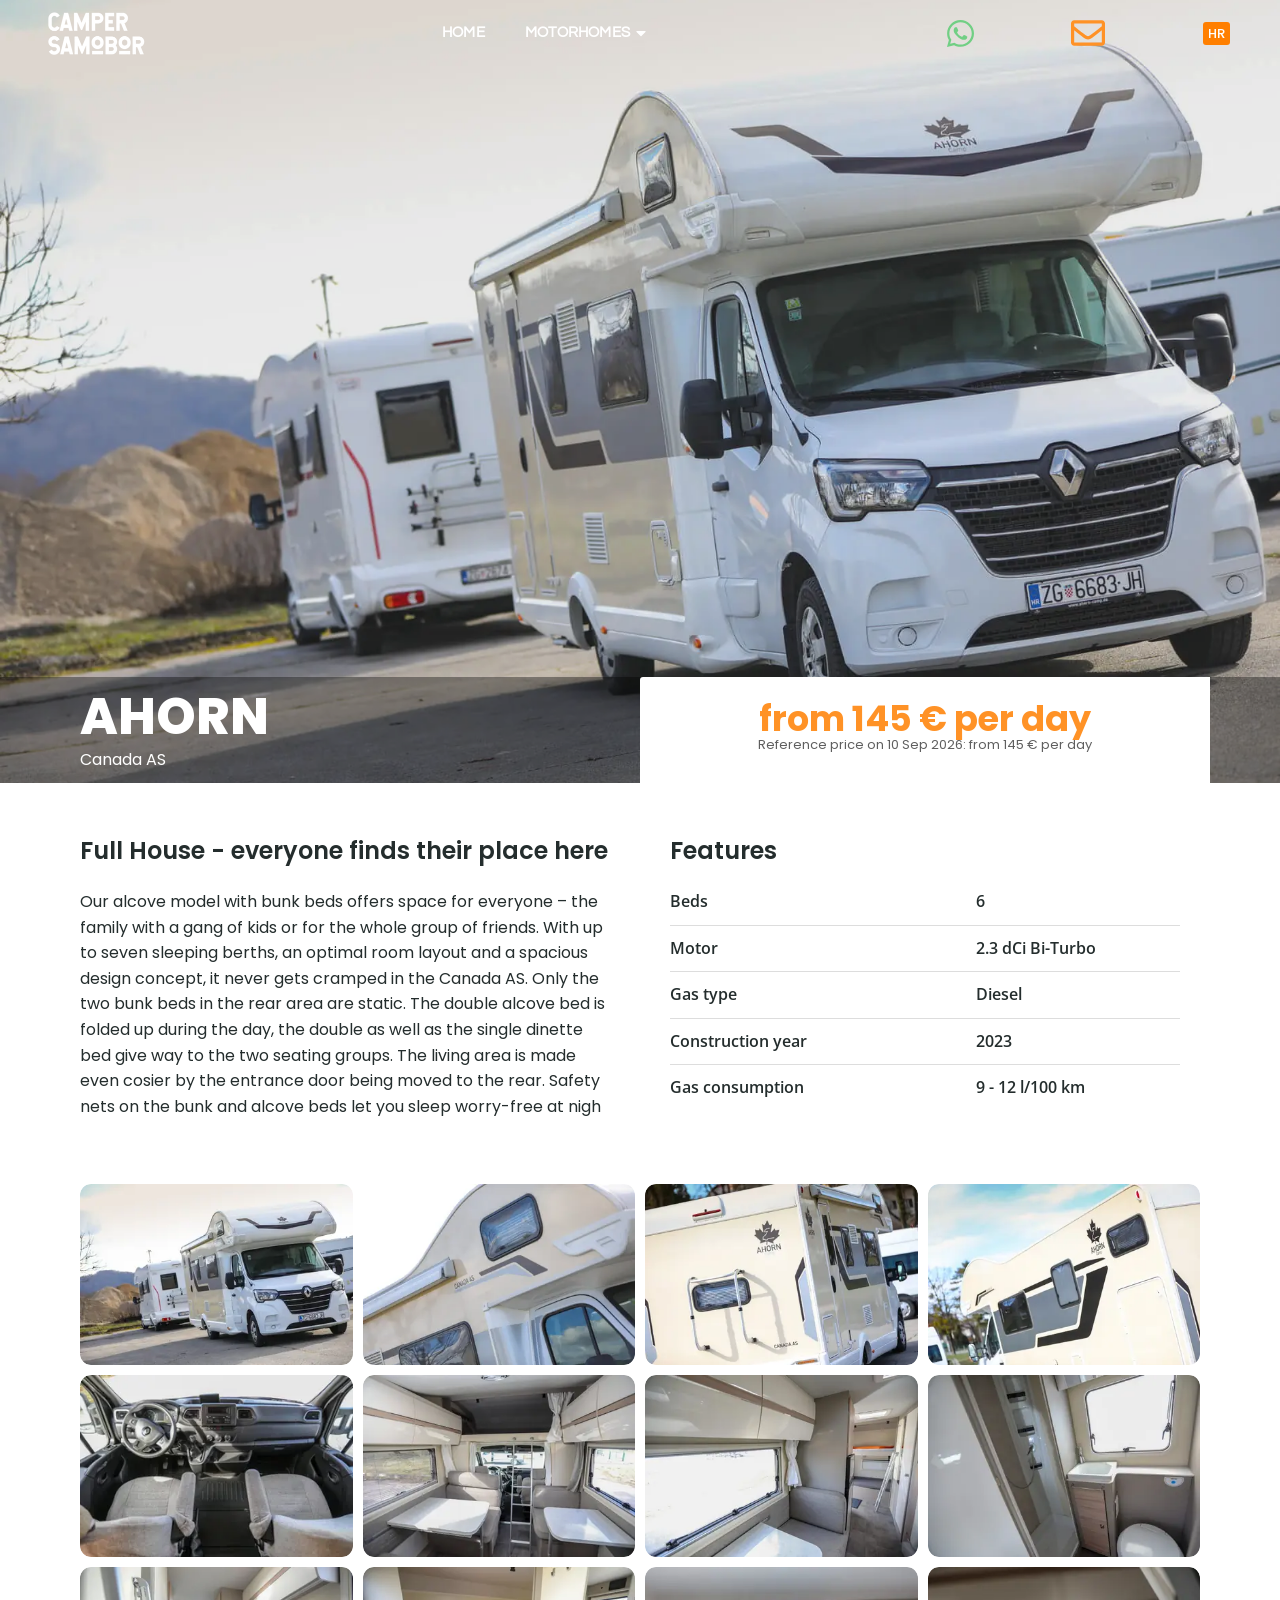
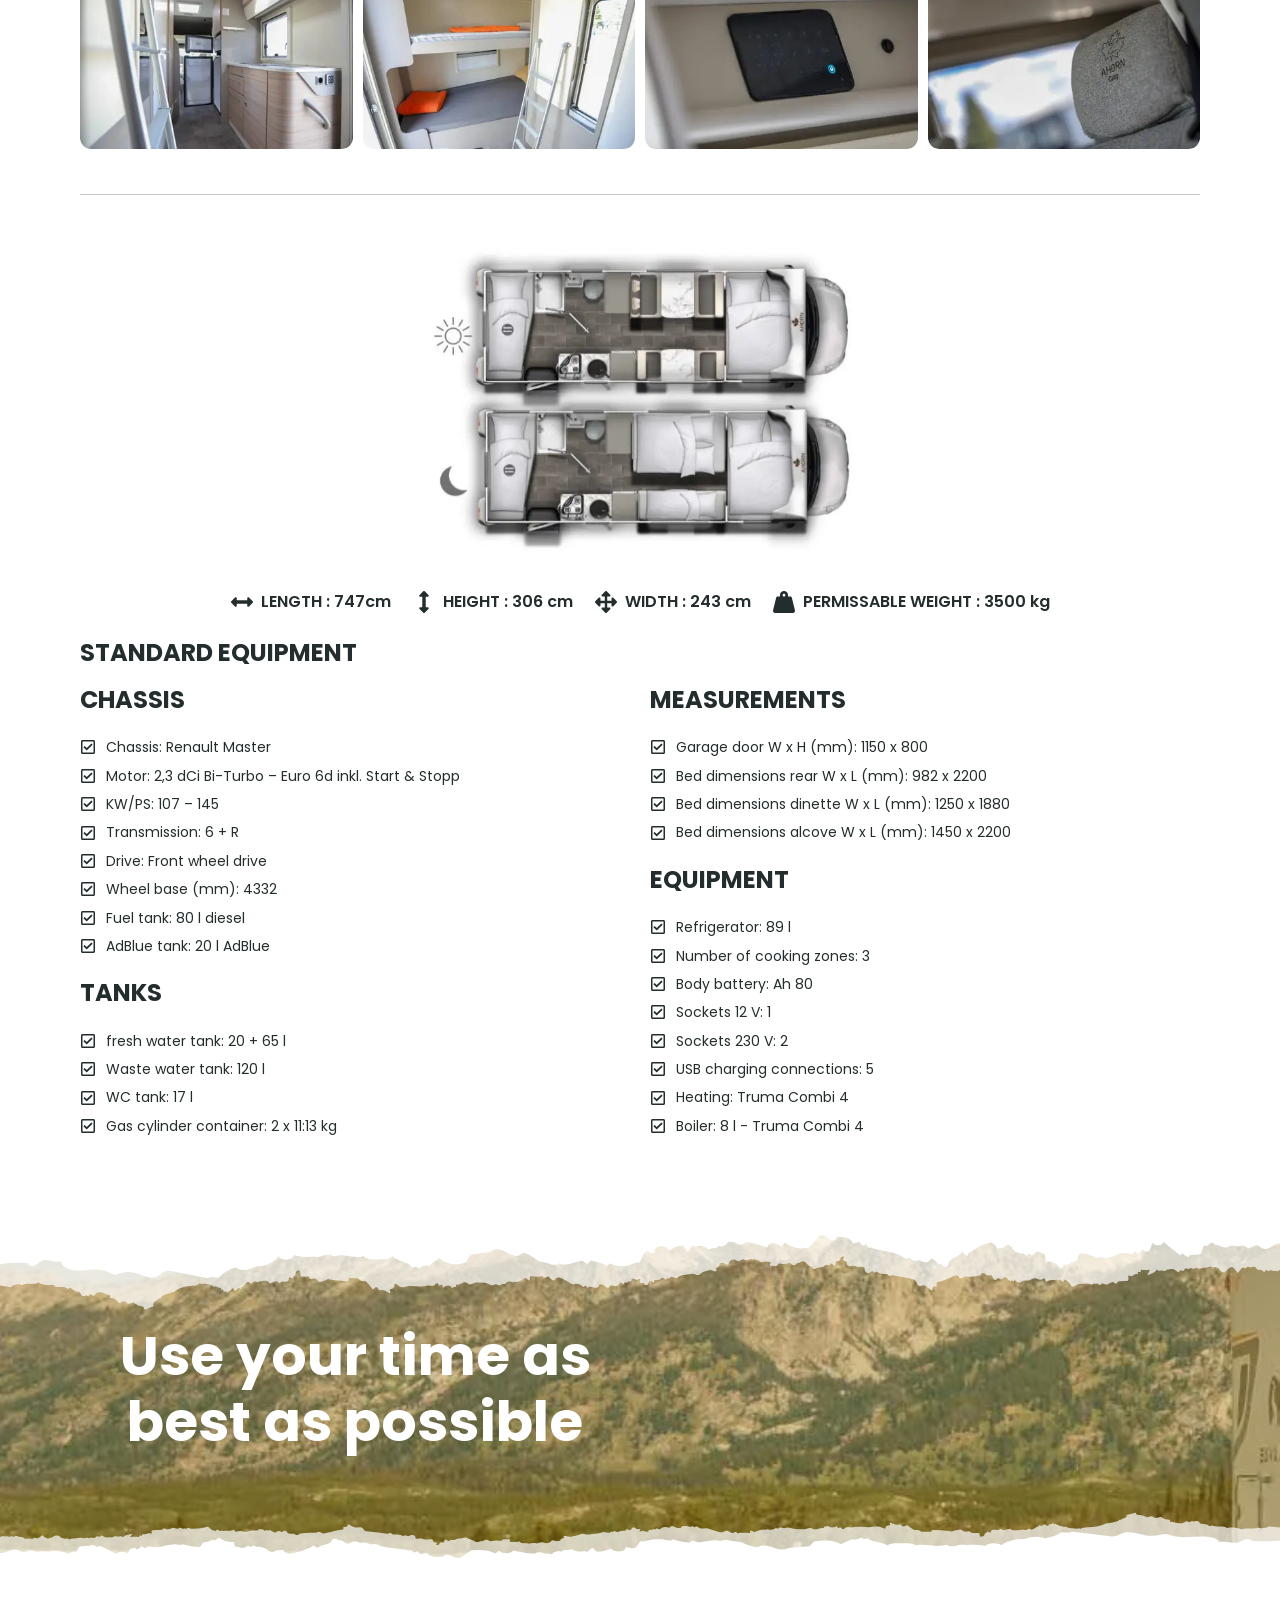
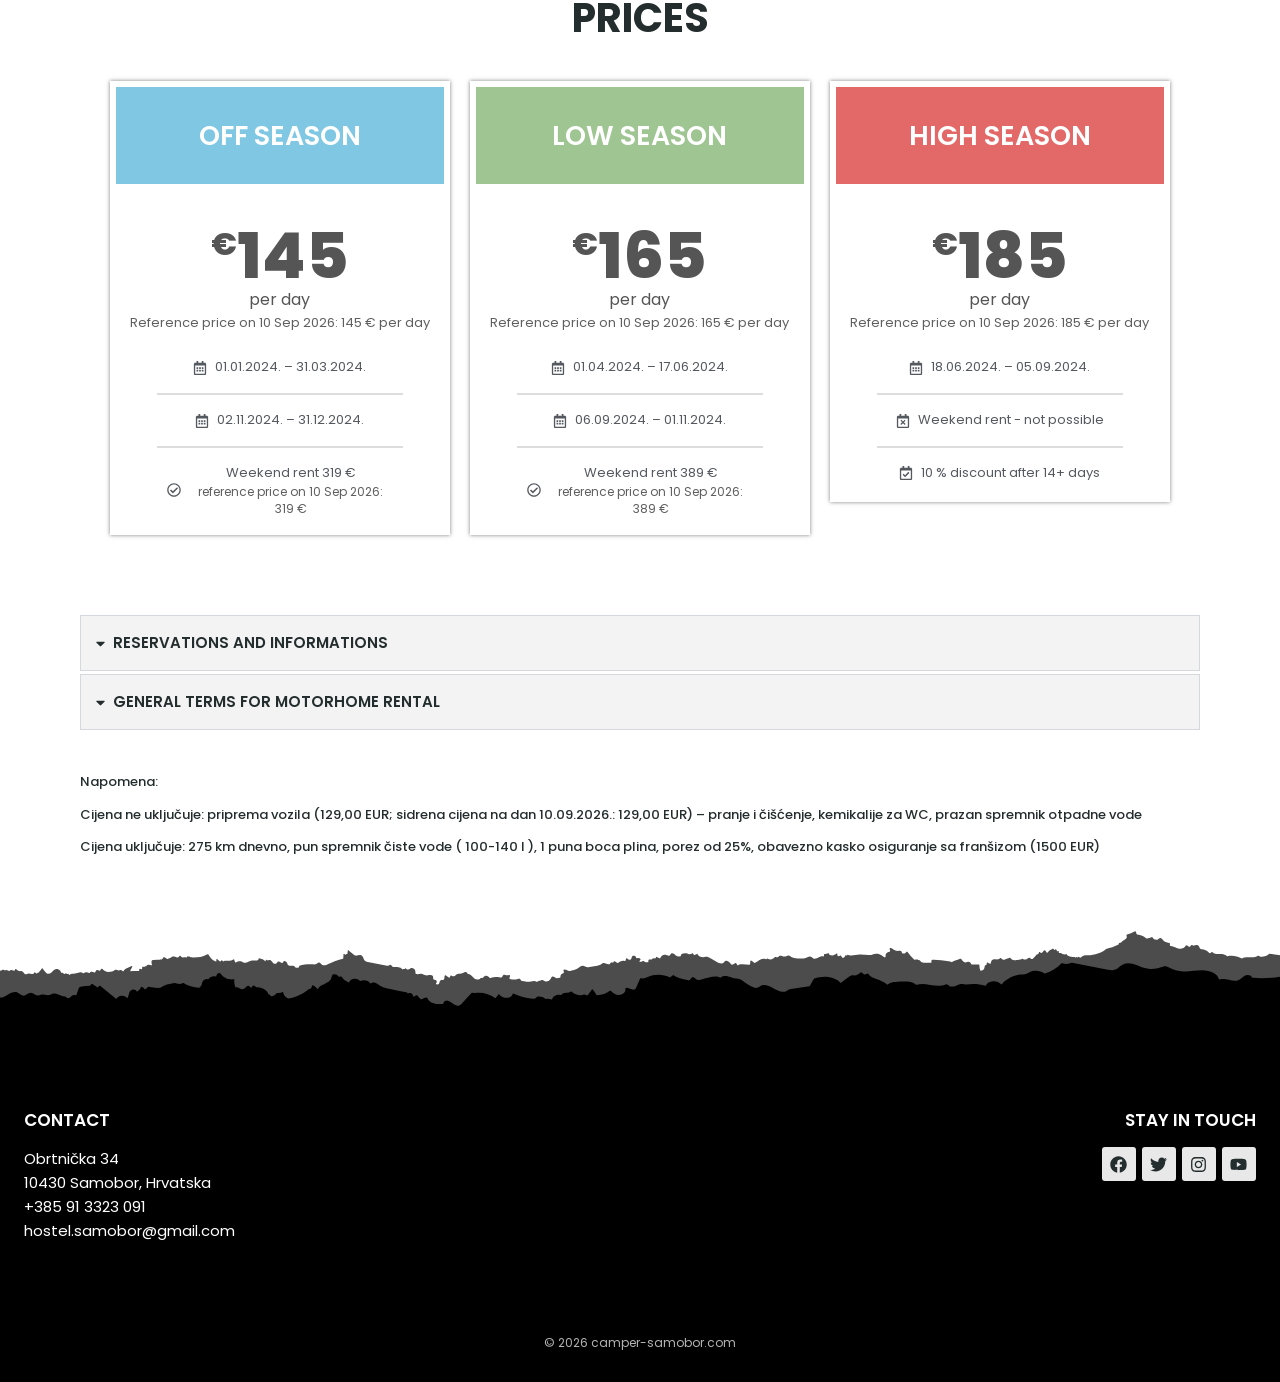
<file: en/ahorn-as.html>
<!DOCTYPE html>
<html lang="en-US">
<head>
  <meta charset="UTF-8">
  <meta name="viewport" content="width=device-width, initial-scale=1">
  <link rel="icon" href="data:,">
  <title>RENT A MOTORHOME | AHORN | camper-samobor.com</title>
  <meta name="description" content="AHORN Canada AS – from 145 € per day. Full House - everyone finds their place here.">
  <link rel="preload" as="image" href="../images/ahorn-as/1-mobile.webp" media="(max-width: 800px) and (orientation: portrait)" fetchpriority="high">
  <link rel="preload" as="image" href="../images/ahorn-as/1.webp" media="not all and (max-width: 800px) and (orientation: portrait)" fetchpriority="high">
  <style>.d-hero{background-image:url("../images/ahorn-as/1.webp")}@media (max-width: 800px) and (orientation: portrait){.d-hero{background-image:url("../images/ahorn-as/1-mobile.webp")}}</style>
  <link rel="preload" href="../fonts/poppins-400-latin.woff2" as="font" type="font/woff2" crossorigin>
  <link rel="preload" href="../fonts/poppins-500-latin.woff2" as="font" type="font/woff2" crossorigin>
  <link rel="preload" href="../fonts/poppins-800-latin.woff2" as="font" type="font/woff2" crossorigin>
  <link rel="stylesheet" href="../css/style.css?v=5">
</head>
<body class="no-js">

<!-- Reusable SVG symbols -->
<svg width="0" height="0" style="position:absolute" aria-hidden="true">
  <defs>
    <symbol id="ico-whatsapp" viewBox="0 0 448 512"><path d="M380.9 97.1C339 55.1 283.2 32 223.9 32c-122.4 0-222 99.6-222 222 0 39.1 10.2 77.3 29.6 111L0 480l117.7-30.9c32.4 17.7 68.9 27 106.1 27h.1c122.3 0 224.1-99.6 224.1-222 0-59.3-25.2-115-67.1-157zm-157 341.6c-33.2 0-65.7-8.9-94-25.7l-6.7-4-69.8 18.3L72 359.2l-4.4-7c-18.5-29.4-28.2-63.3-28.2-98.2 0-101.7 82.8-184.5 184.6-184.5 49.3 0 95.6 19.2 130.4 54.1 34.8 34.9 56.2 81.2 56.1 130.5 0 101.8-84.9 184.6-186.6 184.6zm101.2-138.2c-5.5-2.8-32.8-16.2-37.9-18-5.1-1.9-8.8-2.8-12.5 2.8-3.7 5.6-14.3 18-17.6 21.8-3.2 3.7-6.5 4.2-12 1.4-32.6-16.3-54-29.1-75.5-66-5.7-9.8 5.7-9.1 16.3-30.3 1.8-3.7.9-6.9-.5-9.7-1.4-2.8-12.5-30.1-17.1-41.2-4.5-10.8-9.1-9.3-12.5-9.5-3.2-.2-6.9-.2-10.6-.2-3.7 0-9.7 1.4-14.8 6.9-5.1 5.6-19.4 19-19.4 46.3 0 27.3 19.9 53.7 22.6 57.4 2.8 3.7 39.1 59.7 94.8 83.8 35.2 15.2 49 16.5 66.6 13.9 10.7-1.6 32.8-13.4 37.4-26.4 4.6-13 4.6-24.1 3.2-26.4-1.3-2.5-5-3.9-10.5-6.6z"/></symbol>
    <symbol id="ico-envelope-o" viewBox="0 0 512 512"><path d="M464 64H48C21.49 64 0 85.49 0 112v288c0 26.51 21.49 48 48 48h416c26.51 0 48-21.49 48-48V112c0-26.51-21.49-48-48-48zm0 48v40.805c-22.422 18.259-58.168 46.651-134.587 106.49-16.841 13.247-50.201 45.072-73.413 44.701-23.208.375-56.579-31.459-73.413-44.701C106.18 199.465 70.425 171.067 48 152.805V112h416zM48 400V214.398c22.914 18.251 55.409 43.862 104.938 82.646 21.857 17.205 60.134 55.186 103.062 54.955 42.717.231 80.509-37.199 103.053-54.947 49.528-38.783 82.032-64.401 104.947-82.653V400H48z"/></symbol>
    <symbol id="ico-caret-down" viewBox="0 0 320 512"><path d="M31.3 192h257.3c17.8 0 26.7 21.5 14.1 34.1L174.1 354.8c-7.8 7.8-20.5 7.8-28.3 0L17.2 226.1C4.6 213.5 13.5 192 31.3 192z"/></symbol>
    <symbol id="ico-caret-up" viewBox="0 0 320 512"><path d="M288.662 352H31.338c-17.818 0-26.741-21.543-14.142-34.142l128.662-128.662c7.81-7.81 20.474-7.81 28.284 0l128.662 128.662c12.6 12.599 3.676 34.142-14.142 34.142z"/></symbol>
    <symbol id="ico-facebook" viewBox="0 0 512 512"><path d="M504 256C504 119 393 8 256 8S8 119 8 256c0 123.78 90.69 226.38 209.25 245V327.69h-63V256h63v-54.64c0-62.15 37-96.48 93.67-96.48 27.14 0 55.52 4.84 55.52 4.84v61h-31.28c-30.8 0-40.41 19.12-40.41 38.73V256h68.78l-11 71.69h-57.78V501C413.31 482.38 504 379.78 504 256z"/></symbol>
    <symbol id="ico-twitter" viewBox="0 0 512 512"><path d="M459.37 151.716c.325 4.548.325 9.097.325 13.645 0 138.72-105.583 298.558-298.558 298.558-59.452 0-114.68-17.219-161.137-47.106 8.447.974 16.568 1.299 25.34 1.299 49.055 0 94.213-16.568 130.274-44.832-46.132-.975-84.792-31.188-98.112-72.772 6.498.974 12.995 1.624 19.818 1.624 9.421 0 18.843-1.3 27.614-3.573-48.081-9.747-84.143-51.98-84.143-102.985v-1.299c13.969 7.797 30.214 12.67 47.431 13.319-28.264-18.843-46.781-51.005-46.781-87.391 0-19.492 5.197-37.36 14.294-52.954 51.655 63.675 129.3 105.258 216.365 109.807-1.624-7.797-2.599-15.918-2.599-24.04 0-57.828 46.782-104.934 104.934-104.934 30.213 0 57.502 12.67 76.67 33.137 23.715-4.548 46.456-13.32 66.599-25.34-7.798 24.366-24.366 44.833-46.132 57.827 21.117-2.273 41.584-8.122 60.426-16.243-14.292 20.791-32.161 39.308-52.628 54.253z"/></symbol>
    <symbol id="ico-instagram" viewBox="0 0 448 512"><path d="M224.1 141c-63.6 0-114.9 51.3-114.9 114.9s51.3 114.9 114.9 114.9S339 319.5 339 255.9 287.7 141 224.1 141zm0 189.6c-41.1 0-74.7-33.5-74.7-74.7s33.5-74.7 74.7-74.7 74.7 33.5 74.7 74.7-33.6 74.7-74.7 74.7zm146.4-194.3c0 14.9-12 26.8-26.8 26.8-14.9 0-26.8-12-26.8-26.8s12-26.8 26.8-26.8 26.8 12 26.8 26.8zm76.1 27.2c-1.7-35.9-9.9-67.7-36.2-93.9-26.2-26.2-58-34.4-93.9-36.2-37-2.1-147.9-2.1-184.9 0-35.8 1.7-67.6 9.9-93.9 36.1s-34.4 58-36.2 93.9c-2.1 37-2.1 147.9 0 184.9 1.7 35.9 9.9 67.7 36.2 93.9s58 34.4 93.9 36.2c37 2.1 147.9 2.1 184.9 0 35.9-1.7 67.7-9.9 93.9-36.2 26.2-26.2 34.4-58 36.2-93.9 2.1-37 2.1-147.8 0-184.8zM398.8 388c-7.8 19.6-22.9 34.7-42.6 42.6-29.5 11.7-99.5 9-132.1 9s-102.7 2.6-132.1-9c-19.6-7.8-34.7-22.9-42.6-42.6-11.7-29.5-9-99.5-9-132.1s-2.6-102.7 9-132.1c7.8-19.6 22.9-34.7 42.6-42.6 29.5-11.7 99.5-9 132.1-9s102.7-2.6 132.1 9c19.6 7.8 34.7 22.9 42.6 42.6 11.7 29.5 9 99.5 9 132.1s2.7 102.7-9 132.1z"/></symbol>
    <symbol id="ico-youtube" viewBox="0 0 576 512"><path d="M549.655 124.083c-6.281-23.65-24.787-42.276-48.284-48.597C458.781 64 288 64 288 64S117.22 64 74.629 75.486c-23.497 6.322-42.003 24.947-48.284 48.597-11.412 42.867-11.412 132.305-11.412 132.305s0 89.438 11.412 132.305c6.281 23.65 24.787 41.5 48.284 47.821C117.22 448 288 448 288 448s170.78 0 213.371-11.486c23.497-6.321 42.003-24.171 48.284-47.821 11.412-42.867 11.412-132.305 11.412-132.305s0-89.438-11.412-132.305zm-317.51 213.508V175.185l142.739 81.205-142.739 81.201z"/></symbol>
    <symbol id="ico-arrow-up" viewBox="0 0 448 512"><path d="M34.9 289.5l-22.2-22.2c-9.4-9.4-9.4-24.6 0-33.9L207 39c9.4-9.4 24.6-9.4 33.9 0l194.3 194.3c9.4 9.4 9.4 24.6 0 33.9L413 289.4c-9.5 9.5-25 9.3-34.3-.4L264 168.6V456c0 13.3-10.7 24-24 24h-32c-13.3 0-24-10.7-24-24V168.6L69.2 289.1c-9.3 9.8-24.8 10-34.3.4z"/></symbol>
    <symbol id="ico-arrows-alt-h" viewBox="0 0 512 512"><path d="M377.941 169.941V216H134.059v-46.059c0-21.382-25.851-32.09-40.971-16.971L7.029 239.029c-9.373 9.373-9.373 24.568 0 33.941l86.059 86.059c15.119 15.119 40.971 4.411 40.971-16.971V296h243.882v46.059c0 21.382 25.851 32.09 40.971 16.971l86.059-86.059c9.373-9.373 9.373-24.568 0-33.941l-86.059-86.059c-15.119-15.12-40.971-4.412-40.971 16.97z"/></symbol>
    <symbol id="ico-arrows-alt-v" viewBox="0 0 256 512"><path d="M214.059 377.941H168V134.059h46.059c21.382 0 32.09-25.851 16.971-40.971L144.971 7.029c-9.373-9.373-24.568-9.373-33.941 0L24.971 93.088c-15.119 15.119-4.411 40.971 16.971 40.971H88v243.882H41.941c-21.382 0-32.09 25.851-16.971 40.971l86.059 86.059c9.373 9.373 24.568 9.373 33.941 0l86.059-86.059c15.12-15.119 4.412-40.971-16.97-40.971z"/></symbol>
    <symbol id="ico-arrows-alt" viewBox="0 0 512 512"><path d="M352.201 425.775l-79.196 79.196c-9.373 9.373-24.568 9.373-33.941 0l-79.196-79.196c-15.119-15.119-4.411-40.971 16.971-40.97h51.162L228 284H127.196v51.162c0 21.382-25.851 32.09-40.971 16.971L7.029 272.937c-9.373-9.373-9.373-24.569 0-33.941L86.225 159.8c15.119-15.119 40.971-4.411 40.971 16.971V228H228V127.196h-51.23c-21.382 0-32.09-25.851-16.971-40.971l79.196-79.196c9.373-9.373 24.568-9.373 33.941 0l79.196 79.196c15.119 15.119 4.411 40.971-16.971 40.971h-51.162V228h100.804v-51.162c0-21.382 25.851-32.09 40.97-16.971l79.196 79.196c9.373 9.373 9.373 24.569 0 33.941L425.773 352.2c-15.119 15.119-40.971 4.411-40.97-16.971V284H284v100.804h51.23c21.382 0 32.09 25.851 16.971 40.971z"/></symbol>
    <symbol id="ico-weight-hanging" viewBox="0 0 512 512"><path d="M510.28 445.86l-73.03-292.13c-3.8-15.19-16.44-25.72-30.87-25.72h-60.25c3.57-10.05 5.88-20.72 5.88-32 0-53.02-42.98-96-96-96s-96 42.98-96 96c0 11.28 2.3 21.95 5.88 32h-60.25c-14.43 0-27.08 10.54-30.87 25.72L1.72 445.86C-6.61 479.17 16.38 512 48.03 512h415.95c31.64 0 54.63-32.83 46.3-66.14zM256 128c-17.64 0-32-14.36-32-32s14.36-32 32-32 32 14.36 32 32-14.36 32-32 32z"/></symbol>
    <symbol id="ico-calendar-alt" viewBox="0 0 448 512"><path d="M148 288h-40c-6.6 0-12-5.4-12-12v-40c0-6.6 5.4-12 12-12h40c6.6 0 12 5.4 12 12v40c0 6.6-5.4 12-12 12zm108-12v-40c0-6.6-5.4-12-12-12h-40c-6.6 0-12 5.4-12 12v40c0 6.6 5.4 12 12 12h40c6.6 0 12-5.4 12-12zm96 0v-40c0-6.6-5.4-12-12-12h-40c-6.6 0-12 5.4-12 12v40c0 6.6 5.4 12 12 12h40c6.6 0 12-5.4 12-12zm-96 96v-40c0-6.6-5.4-12-12-12h-40c-6.6 0-12 5.4-12 12v40c0 6.6 5.4 12 12 12h40c6.6 0 12-5.4 12-12zm-96 0v-40c0-6.6-5.4-12-12-12h-40c-6.6 0-12 5.4-12 12v40c0 6.6 5.4 12 12 12h40c6.6 0 12-5.4 12-12zm192 0v-40c0-6.6-5.4-12-12-12h-40c-6.6 0-12 5.4-12 12v40c0 6.6 5.4 12 12 12h40c6.6 0 12-5.4 12-12zm96-260v352c0 26.5-21.5 48-48 48H48c-26.5 0-48-21.5-48-48V112c0-26.5 21.5-48 48-48h48V12c0-6.6 5.4-12 12-12h40c6.6 0 12 5.4 12 12v52h128V12c0-6.6 5.4-12 12-12h40c6.6 0 12 5.4 12 12v52h48c26.5 0 48 21.5 48 48zm-48 346V160H48v298c0 3.3 2.7 6 6 6h340c3.3 0 6-2.7 6-6z"/></symbol>
    <symbol id="ico-check-circle" viewBox="0 0 512 512"><path d="M256 8C119.033 8 8 119.033 8 256s111.033 248 248 248 248-111.033 248-248S392.967 8 256 8zm0 48c110.532 0 200 89.451 200 200 0 110.532-89.451 200-200 200-110.532 0-200-89.451-200-200 0-110.532 89.451-200 200-200m140.204 130.267l-22.536-22.718c-4.667-4.705-12.265-4.736-16.97-.068L215.346 303.697l-59.792-60.277c-4.667-4.705-12.265-4.736-16.97-.069l-22.719 22.536c-4.705 4.667-4.736 12.265-.068 16.971l90.781 91.516c4.667 4.705 12.265 4.736 16.97.068l172.589-171.204c4.704-4.668 4.734-12.266.067-16.971z"/></symbol>
    <symbol id="ico-calendar-times" viewBox="0 0 448 512"><path d="M311.7 374.7l-17 17c-4.7 4.7-12.3 4.7-17 0L224 337.9l-53.7 53.7c-4.7 4.7-12.3 4.7-17 0l-17-17c-4.7-4.7-4.7-12.3 0-17l53.7-53.7-53.7-53.7c-4.7-4.7-4.7-12.3 0-17l17-17c4.7-4.7 12.3-4.7 17 0l53.7 53.7 53.7-53.7c4.7-4.7 12.3-4.7 17 0l17 17c4.7 4.7 4.7 12.3 0 17L257.9 304l53.7 53.7c4.8 4.7 4.8 12.3.1 17zM448 112v352c0 26.5-21.5 48-48 48H48c-26.5 0-48-21.5-48-48V112c0-26.5 21.5-48 48-48h48V12c0-6.6 5.4-12 12-12h40c6.6 0 12 5.4 12 12v52h128V12c0-6.6 5.4-12 12-12h40c6.6 0 12 5.4 12 12v52h48c26.5 0 48 21.5 48 48zm-48 346V160H48v298c0 3.3 2.7 6 6 6h340c3.3 0 6-2.7 6-6z"/></symbol>
    <symbol id="ico-calendar-check" viewBox="0 0 448 512"><path d="M400 64h-48V12c0-6.627-5.373-12-12-12h-40c-6.627 0-12 5.373-12 12v52H160V12c0-6.627-5.373-12-12-12h-40c-6.627 0-12 5.373-12 12v52H48C21.49 64 0 85.49 0 112v352c0 26.51 21.49 48 48 48h352c26.51 0 48-21.49 48-48V112c0-26.51-21.49-48-48-48zm-6 400H54a6 6 0 0 1-6-6V160h352v298a6 6 0 0 1-6 6zm-52.849-200.65L198.842 404.519c-4.705 4.667-12.303 4.637-16.971-.068l-75.091-75.699c-4.667-4.705-4.637-12.303.068-16.971l22.719-22.536c4.705-4.667 12.303-4.637 16.97.069l44.104 44.461 111.072-110.181c4.705-4.667 12.303-4.637 16.971.068l22.536 22.718c4.667 4.705 4.636 12.303-.069 16.97z"/></symbol>
    <symbol id="ico-check-square" viewBox="0 0 448 512"><path d="M400 32H48C21.49 32 0 53.49 0 80v352c0 26.51 21.49 48 48 48h352c26.51 0 48-21.49 48-48V80c0-26.51-21.49-48-48-48zm0 400H48V80h352v352zm-35.864-241.724L191.547 361.48c-4.705 4.667-12.303 4.637-16.97-.068l-90.781-91.516c-4.667-4.705-4.637-12.303.069-16.971l22.719-22.536c4.705-4.667 12.303-4.637 16.97.069l59.792 60.277 141.352-140.216c4.705-4.667 12.303-4.637 16.97.068l22.536 22.718c4.667 4.706 4.637 12.304-.068 16.971z"/></symbol>
    <symbol id="ico-chevron-left" viewBox="0 0 320 512"><path d="M34.52 239.03L228.87 44.69c9.37-9.37 24.57-9.37 33.94 0l22.67 22.67c9.36 9.36 9.37 24.52.04 33.9L131.49 256l154.02 154.75c9.34 9.38 9.32 24.54-.04 33.9l-22.67 22.67c-9.37 9.37-24.57 9.37-33.94 0L34.52 272.97c-9.37-9.37-9.37-24.57 0-33.94z"/></symbol>
    <symbol id="ico-chevron-right" viewBox="0 0 320 512"><path d="M285.476 272.971L91.132 467.314c-9.373 9.373-24.569 9.373-33.941 0l-22.667-22.667c-9.357-9.357-9.375-24.522-.04-33.901L188.505 256 34.484 101.255c-9.335-9.379-9.317-24.544.04-33.901l22.667-22.667c9.373-9.373 24.569-9.373 33.941 0L285.475 239.03c9.373 9.372 9.373 24.568.001 33.941z"/></symbol>
    <symbol id="ico-times" viewBox="0 0 352 512"><path d="M242.72 256l100.07-100.07c12.28-12.28 12.28-32.19 0-44.48l-22.24-22.24c-12.28-12.28-32.19-12.28-44.48 0L176 189.28 75.93 89.21c-12.28-12.28-32.19-12.28-44.48 0L9.21 111.45c-12.28 12.28-12.28 32.19 0 44.48L109.28 256 9.21 356.07c-12.28 12.28-12.28 32.19 0 44.48l22.24 22.24c12.28 12.28 32.2 12.28 44.48 0L176 322.72l100.07 100.07c12.28 12.28 32.2 12.28 44.48 0l22.24-22.24c12.28-12.28 12.28-32.19 0-44.48L242.72 256z"/></symbol>
    <g id="torn"><path opacity="0.7" d="M0.1,197.8c12.1,1.7,23,3.5,33.8,5.3c0.9,0.1,1.9-0.1,2.6-0.8 c6.5-6.2,17.2-9.5,27.2-8.2c0.3,0,0.7,0.1,1,0.3c1.6,0.7,3.1,1.5,4.7,2.2c1,0.5,2.3,0.3,3.2-0.4c11.5-8.5,35.2,1,46.8-7.3 c1-0.7,2.3-0.7,3.3-0.1c11.8,7.4,28.3,10.1,42.8,6.8c1.2-0.3,2.4,0.3,3.2,1.3c3.7,5.1,13.4,6,21.3,5.7c7.7-0.3,17.2,0.1,21.6,4.7 c1,1.1,2.7,1.2,3.9,0.4c1.2-0.8,2.3-1.6,3.5-2.3c1.3-0.9,3-0.6,4,0.5c4.7,5.6,12.2,9.6,20.5,10.9c2.4,0.4,4.9,0.6,6.7,1.9 c2.7,1.9,2.6,5.3,4.2,7.9c2.6,4.2,10.5,4.9,14.8,2c1-0.7,2.4-0.7,3.4,0.1c0.6,0.4,1.1,0.8,1.7,1.2c1.3,0.9,3,0.7,4.1-0.5 c1.1-1.2,2.1-2.4,3.2-3.6c1-1.2,2.7-1.4,4-0.5c1.9,1.3,3.9,2.6,5.9,3.9c1.5,1,3.6,0.5,4.4-1.2c2.9-5.9,11-10.1,18.9-9.2 c9.7,1.1,18.7,8.6,27.4,8.8c2.3,0.1,3.8,2.6,2.6,4.6c0,0,0,0.1-0.1,0.1c-1.2,2,0.3,4.5,2.6,4.6c7.7,0.2,15.3,3.5,19.3,8.8 c2.2,2.9,4.9,7,9.1,6.3c2.4-0.4,3.9-2.2,5.7-3.5c5.5-3.7,14.8-0.6,16.8,4.5c0.6,1.5,2.2,2.3,3.7,1.9c4.8-1.4,9.7-2.8,14.6-4.1 c1-0.3,2.1,0,2.8,0.7c6.8,6.2,16.7,10.4,27.1,11.3c1.3,0.1,2.3,1,2.7,2.3c0.5,1.8,0.9,3.6,1.4,5.4c0.5,1.9,2.6,2.9,4.4,2 c7.3-3.8,15.1-6.9,23.1-9.4c1.8-0.6,2.7-2.7,1.8-4.3c-1.6-3-0.3-7.6,2.9-10.1c4.2-3.5,10.1-5.7,13.2-9.7c0.6-0.8,1.4-1.2,2.4-1.3 c0.8,0,1.6,0,2.4-0.1c1.2,0,2.2-0.7,2.7-1.8c0.5-1.2,1.1-2.3,1.6-3.5c0.3-0.6,0.8-1.1,1.4-1.4c11.4-5.8,24-10.1,37.2-12.6 c14.5-12.2,35.4-19.5,56.5-19.7c2.7-0.1,5.4,0.1,8-0.4c2.7-0.5,5.2-1.5,7.8-2.3c2.7-0.8,4.7-3.1,6.8-4.6c0.6-0.4,1.2-0.8,2-0.7 c1.7,0.2,1.8,2.5,3.4,2.8c1.8,0.2,3-2.4,4.7-1.8c0.6,0.2,1,0.9,1.6,1.1c1.6,0.6,3-1.8,4.8-1.5c0.6,0.1,1.1,0.6,1.6,0.9 c0.7,0.4,1.6,0.5,2.5,0.6c2.9,0.4,5.9,0.8,8.8,1.2c2.9,0.4,6,0.8,8.6,2c2.1,1,3.8,2.5,4.5,4.3c0.3,0.8,1,1.3,1.8,1.2 c4.4-0.6,8.9-0.2,13.1,1.1c-0.3,0.1-0.5,0.3-0.3,0.6c0.4,0.4,1.3,0.3,1.9,0.1c0.6-0.1,1.6,0,1.7,0.5c-0.8,0.3-1.6,0.8-2.1,1.4 c2.6,0.3,5.3,0.4,7.9,0.4c1.1,0,1.9,1.1,1.6,2.2c-0.2,0.7-0.3,1.4-0.3,2.1c0,1.4,1.8,2.2,2.8,1.2c0,0,0,0,0,0 c0.7-0.7,1.9-0.6,2.5,0.2c1.2,1.6,2.4,3.2,3.6,4.9c0.7,1.1,2.3,1,2.9-0.2c0-0.1,0.1-0.1,0.1-0.2c0.5-1,2-1.2,2.7-0.3 c0.9,1,1.9,2.1,2.8,3.1c0.7,0.7,1.8,0.7,2.5-0.1c2.4-2.6,8-3.4,10.7-6.1c2-2,2.5-5.1,5.4-6.1c0.3-0.1,0.7-0.2,1.1-0.1 c0.4,0.1,0.7,0.4,0.9,0.8c1.3,1.9,2.5,3.7,3.8,5.6c0.5,0.7,1,1.5,1.9,1.7c1.5,0.3,2.8-0.8,3.7-1.8c1.6-1.9,3.1-3.7,4.7-5.6 c0.5-0.6,1-1.2,1.9-1.5c2.4-0.7,3.8,1.9,5.9,3c0.8,0.4,1.8,0.1,2.2-0.7c0.5-0.9,0.6-2,1-3c0.4-1.4,1.6-3.1,3.4-3 c0.7,0,1.3,0.3,2,0.2c0.4-0.1,0.8-0.4,0.8-0.8c0-0.4,0-0.8,0.3-1.1c2.8-3.3,5.7-5.8,8.6-9.2c1.9-2.4,5.2-5,8.3-3.8 c1.9,0.8,2.7,2.9,4.7,3.6c3.3,1.2,6.2-2.1,8.9-4c3.2-2.3,9.3-2.2,11.4,0.5c0.5,0.7,1.4,0.7,2.2,0.3c4.1-2.4,9.3-3.2,14.4-3.8 c4.6-0.5,9.3-0.9,13.8,0.1c3.8,0.9,7.4,3.1,8.7,6.1c0.4,0.8,1.2,1.2,2.1,0.9c5.1-1.7,10.2-3.5,15.4-5.3c1.4-0.5,3-1,4.6-0.9 c3.8,0.4,5.7,4.3,8.9,5.6c0.9,0.3,1.8-0.1,2.2-1c0.9-2.4,5.1-3.8,8.6-3.7c4.1,0.1,8.4,1.3,12.2,0.1c5.5-1.7,7-7,7.3-11.8 c0.1-1,1-1.7,2-1.5c3.1,0.7,6,2,8.3,3.8c1.1,0.8,2.6,0.1,2.7-1.3c0.1-1.3,0-2.6-0.3-3.8c-0.2-0.9,0.4-1.9,1.4-2 c2.1-0.2,4.2-1.8,4.9-3.6c1-2.3,0.7-4.9,1.4-7.2c1.3-4,5.9-7.2,11-7.7c0.8-0.1,1.5,0.4,1.8,1.1c1.7,5.3,2.6,10.8,2.5,16.3 c0,0.9,0.7,1.7,1.6,1.7c7.3,0.4,14.7,0.5,22,0.2c0.7,0,1.3,0.3,1.5,0.9c1.9,3.8,5,7.8,9.8,7.4c2.1-0.2,3.9-1.2,6-1.6 c6.2-1.1,11.2,3.8,14,8.3c0.8,1.3,1.9,2.8,3.6,3c1.1,0.2,2.3-0.2,3.4-0.6c3.8-1.3,7.5-2.7,11.3-4c4.6-1.6,8.1-3.6,12.1-5.8 c0.5-0.3,1.2-0.3,1.7,0c2.5,1.6,5.9,2.2,9,2.6c15.2,2.1,30.5,3.6,45.8,4.5c2.1,0.1,4.4,0.1,6.1-0.9c2.1-1.3,2-3.6,1.3-5.8 c-0.4-1.1,0.4-2.2,1.6-2.2c7.5-0.2,15.1-0.2,22.6-0.1c2.1,0,4.4,0.1,6.2,1c1.8,0.9,2.9,2.5,4.3,3.9c3.9,3.9,10.8,5.5,16.7,4.2 c1-0.2,2.1,0.1,2.8,0.8c7.5,7.1,14.1,14.7,19.8,22.8c1.3,1.9,4.1,1.9,5.3-0.1c0.7-1.2,1.6-2.2,2.9-3c2.9-2,8.2-1.9,9.7,0.9 c0.8,1.5,0.4,3.2,1.3,4.6c2.4,3.4,8.8,1.2,13.8,1.4c7.6,0.3,13,7.4,19.5,9.4c2.6,0.8,4.9-1.9,3.8-4.3c-0.4-0.9-0.9-1.7-1.3-2.6 c-1.1-1.9,0.1-4.3,2.2-4.7c3.6-0.6,7-2.2,9.2-4.6c2.2-2.5,3.1-5.8,2.4-8.9c-0.5-2.5,1.8-4.6,4.2-3.7c3.1,1.2,6,3.8,8.6,5.8 c4.9,3.7,11.9,5.4,18.5,4.6c4.7-0.6,9-2.3,13.6-3.2c12-2.2,24.4,1.9,36.6,1.2c13-0.7,27.8-6.3,37.9,0.2c-1.5-0.8-0.4-3,1.5-3.3 c1.1-0.2,2.1,0,3.2,0.4c0.9,0.3,1.8-0.3,1.9-1.2c0.6-3.3,4.2-6.3,8.3-6.6c0.7-0.1,1.3,0.4,1.5,1.1c0.5,2,1.7,4,3.2,5.7 c0.5,0.5,1.2,0.6,1.8,0.3c2.2-1.2,4.9-1.8,7.5-1.8c0.9,0,1.5,0.7,1.5,1.6c-0.1,2.1,0.2,4.2,1.1,6.1c0.4,0.9,1.6,1.1,2.3,0.5 c3.5-3.1,8.1-5.6,13.3-5.8c4.9-0.2,9.9,2.6,11,6.2c0.3,0.9,1.4,1.3,2.2,0.8c2.8-1.9,6.6-2.8,10.2-2.5c0.8,0.1,1.5-0.5,1.6-1.2 c0.3-1.8,0.5-3.5,0.8-5.3c0.1-0.9,1.1-1.5,2-1.2c4.7,1.7,10.7-1.1,15.1-3.7c5-2.9,12.6-5.6,16.7-1.8c2.9,2.6,7.4,6.2,11.6,5.2 c4.2-1.1,7.5-3.5,11.5-4.9c5.4-1.8,11.4-1.6,17.2-1.4c9.6,0.4,19.7,0.9,27.7,5.1c3.6,1.9,7.4,4.6,11.6,3.9c2.7-0.5,4.8-2.3,7.4-2.8 c3.3-0.7,6.6,0.8,9.7,1.9s7.4,1.5,9.4-0.7c0.9-0.9,1.3-2.2,2.4-2.8c2.6-1.6,6.3,0.8,9.5,0.2c2.8-0.6,3.9-3.2,5.8-5 c4.6-4.2,12.7-2.3,19.2,0.3c0.9,0.4,2-0.3,2-1.3c0,0,0,0,0,0c0.1-1.1,1.2-1.7,2.1-1.2c4.9,2.7,12.6,1.2,17.9-1.7 c5.8-3.2,10.5-7.7,17-9.7c0.5-0.2,1.1,0,1.5,0.4c2.7,2.8,5.9,5.3,9.6,7.2c1,0.5,2.1-0.2,2.2-1.3c0.1-3.4,0.4-6.9,1-10.4 c0.1-0.7,0.8-1.3,1.6-1.2c7.5,0.5,14.9,0.9,22.3,1.3c4.7,0.3,10.4,0.1,13.1-2.7c0.5-0.6,1.4-0.7,2-0.2c2.1,1.7,1.7,5.8,4.8,6.4 c1.3,0.3,2.7-0.3,3.9-0.9c2.8-1.3,5.7-2.6,8.6-4c0.7-0.3,1.5-0.1,1.8,0.5c2.4,3.9,6,7.4,10.2,10c2,1.3,4.7,2.5,7.1,1.8 c3.1-0.8,4.1-3.8,6.2-5.8c2.8-2.5,7.6-3.1,11.7-2.2c4,0.9,7.6,2.9,11,4.8c7.2,4.2,14.4,8.3,21.6,12.4c3.8,2.2,8.7,4.5,13,3 c9.1-3.2,21.1,0.9,24.4,8.3c0.3,0.8,1.2,1.2,2,0.8c2.5-1.2,5-2.4,7.4-3.5c0.6-0.3,1.3-0.1,1.8,0.4c1.2,1.4,2.1,2.9,2.8,4.4 c0.4,0.8,1.4,1.2,2.2,0.7c2.8-1.8,6-3.5,9.6-3.1c2.2,0.3,4.1,1.3,6.1,2.1c5,1.9,11.1,1.7,16-0.4c2.7-1.1,4.9-4.1,3.9-6 c-0.4-0.8,0.2-1.8,1.1-2c5.1-1.2,11-0.2,14.9,2.7c2.2,1.6,3.8,3.6,6.1,5.1c2.3,1.4,5.8,2.2,8.1,0.7c2.5-1.5,2.6-4.8,5.2-6.2 c3.8-2,8.2,1.5,12.6,2.4c4,0.8,8.2-0.8,11.1-3.2c2.4-2.1,4-4.7,5.4-7.3c0.4-0.7,1.2-0.9,1.9-0.6c3.8,1.6,7.6,3.3,11.4,5 c0-1.6,0.1-3.2,0.2-4.8c3.2-0.1,6.4-0.2,9.7-0.3c1.1,0,2-0.7,2.3-1.8c0,0,0,0,0,0c0.4-1.2,1.6-1.9,2.9-1.7c2.2,0.4,4.4,0.6,6.3-0.2 c1.9-0.7,2.8-2.9,2.1-4.3c-0.6-1.2-0.2-2.7,1-3.3c1.8-1,4-1.3,6.3-0.9c2.6,0.4,4.8,1.7,6.1,3.4c0.8,1.1,2.2,1.3,3.4,0.7 c2-1.2,4.3-2.1,6.7-2.7c1.2-0.3,2.7-0.5,3.7,0.2c2.4,1.7-1.8,4.3-2.6,6.8c-0.8,2.3,2,4.7,5,5.1c1.9,0.2,3.7,0,5.6-0.5 c1.5-0.4,2.9,0.6,3.2,2c0.3,1.6,1.1,3,2.6,4.1c2.3,1.8,6.5,2.1,8.8,0.2c3.8-3.1,1.3-10,6.4-11.5c3.8-1.1,6.7,2.3,10.1,4.3 c1.5,0.9,3.5,0,3.8-1.7c0.2-1.2,0.3-2.5,0.3-3.7c0-1.6,1.5-2.8,3.1-2.5c5.3,1.1,11.3,0.2,15.6-2.7c2.2-1.5,4.5-3.7,7.3-3.4 c3.7,0.3,6.1,4.5,9.3,5c1.1,0.2,2.2-0.5,2.6-1.6c0.1-0.2,0.2-0.5,0.3-0.7c0.4-1.3,1.7-2,3-1.7c2.6,0.6,5.3,0.6,6.7-1 c0.6-0.7,0.8-1.6,1.3-2.4c2-2.9,7.6-2.1,11.3-0.5s8.1,3.6,11.7,1.9c1.2-0.6,2.1-1.5,3.1-2.3c4.6-3.8,11.6-5.1,18.2-6.1 c6.5-1,12.9-2.1,19.4-3.1c3.6-0.6,7.3-1.1,10.8-0.2c3.3,0.9,6.1,3.1,9.6,3.5c5.8,0.6,10.1-3.7,14.5-6.8c6.5-4.5,15-6.5,23.2-8.5 c1.8-0.4,3.7-0.9,5.6-0.6c2.2,0.3,4,1.5,6,2.4c2.7,1.2,5.9,1.9,9,1.8c1.6,0,2.8-1.6,2.4-3.2c-0.5-1.9-1.9-4-1.1-5.9 c0.8-1.9,3.5-2.7,5.6-3.8c3.7-2.1,5.6-6,5-9.5c-0.2-1.4,0.7-2.7,2.1-2.9c2.8-0.4,5.5-0.9,8.3-1.2c4.6-0.7,10.8,6.6,15,5 c1.9-0.6,2.6-2.4,3.3-4c1.5-3.4,3.7-6.7,7.2-8.9c3.6-2.2,8.5-3.1,12.6-1.7c2.8,1,4.9,3,7.8,3.8c2.1,0.6,4.9-0.1,6-1.4 c0.6-0.7,1.5-1,2.4-0.9c2.3,0.4,5.2-0.7,6.3-2.4c0.7-1,2-1.4,3.2-0.9c1.4,0.6,2.8,1.3,4.3,1.9c1.1,0.5,2.3,1.1,3.6,0.9 c0.5,0,1-0.3,1.4-0.6c0.6-0.5,1.4-0.8,2.1-0.5c2.9,0.9,7.1-0.9,10.7-1.6c3.1-0.6,6.4-0.1,9.6,0.4c4.4,0.7,8.8,1.4,13.2,2.1 c1.3,0.2,2.7,0.4,3.7,1.2c1.9,1.5,1.6,4.2,3.8,5.3c1.8,1,4.3,0.2,6.4-0.5c7.7-2.4,16.7-2.3,24.3,0.4c1.4,0.5,2,2.1,1.4,3.5 c-0.8,1.7-1.4,3.4-1.9,5.2c-0.5,1.9,1.1,3.5,3,3.2c4-0.8,8.3-0.7,12.2,0.2c1.9,0.5,4,1.1,5.7,0.4c2.8-1.2,2.3-4.6,4.2-6.6 c2.9-3.2,9-1.2,13.8-0.2c7.5,1.5,15.2-0.5,22.2-3.1c1-0.4,2.2-0.1,2.9,0.8c1.5,1.8,3,3.5,5.2,4.8c2.7,1.6,6.5,2.2,9.4,0.9 c2.6-1.2,3.9-3.6,6.1-5.3c1.4-1,3.8-1.5,5.5-1.1c1,0.3,2.1-0.3,2.7-1.1c2.1-3,8.1-4.5,12.6-3c5.6,1.8,9,6.2,12.7,10 c3.2,3.3,7.6,6.6,12.7,7c1.1,0.1,1.9,0.9,2.2,1.9c0.8,2.6,4.3,4.6,7.5,3.9c2.4-0.5,4.2-2,6.2-3.1c3.8-2.1,8.9-2.9,13.4-2.1 c0.4,0.1,0.7,0.1,1.1,0c3.3-0.9,6.1-2.7,8.5-4.7c2.4-2.2,6.2-4,9.5-2.9c1.6,0.6,3.1,2,4.9,1.7c2.3-0.3,2.4-2.6,2.9-4.6 c0.4-1.6,2.2-2.4,3.7-1.6c3.4,1.8,6.4,3.9,9,6.4c1.5,1.5,4.1,0.5,4.3-1.6c0.2-2.4,0.5-4.7,0.7-7.1c0.2-1.7,0.5-3.6,2.2-4.7 c2.4-1.5,6-0.3,8.7-1.4c4.1-1.6,3.2-6.5,5.4-9.7c1.4-2,4.2-3.1,7.1-3.1c2.1,0,3.3,2.4,2,4.1c-0.9,1.2-1.5,2.4-1.8,3.7 c-0.5,2.5,1,5.5,4.1,6.2c1.2,0.2,2.4,0.1,3.6,0.5c5.5,1.5,1.8,8.8,5.2,12.7c2.1,2.5,6.7,2.7,10.4,2.1s7.5-1.7,11.2-1.1 c4.1,0.7,7.2,3.5,11.2,4.3c5.8,1.2,12.7-1.8,18-0.5c1.6,0.4,2.8,1.9,2.7,3.6c-0.2,3.5-0.1,7.1,1.9,10.2c2.4,3.8,8.4,6.4,13.1,4.4 c2.5-1,4.2-3.2,6.9-4c3.2-0.9,6.9,1.2,7.7,3.7c0.2,0.7,1.1,0.8,1.6,0.3c0.8-0.8,1.5-1.6,2.2-2.4c0.3-0.3,0.7-0.4,1.1-0.2 c1.6,0.8,4,0.5,5.3-0.6c0.4-0.4,1-0.3,1.4,0.2c2.4,3.4,7.1,5.8,12.1,6c0.1,0,0.3,0,0.4,0.1c5.2,2.7,14.4-1.4,18.5,2.3 c2.1,1.9,2.5,5.4,5.5,5.6c2.9,0.3,4.6-2.9,7.5-3.4c1.1-0.2,2.3,0,3.4,0.2c18.5,3.7,37,7.4,55.5,11.1c5.2,1,10.7,2.2,14.1,5.5 c2.8,2.7,3.6,6.3,5.1,9.6s4.3,6.7,8.6,7.3c5.2,0.6,10.3-3,15.3-1.7c1.7,0.5,3.2,1.5,4.5,2.6c5.9,4.6,11.7,9.3,17.4,14.1 c0.6,0.5,1.4,0.1,1.5-0.6c0.5-3.5,0.9-7,1.4-10.4c0.1-0.4,0.4-0.8,0.9-0.8c0.6-0.1,1.3,0,1.9,0.1c0.7,0.1,1.3-0.5,1.1-1.2 c0,0,0,0,0,0c-0.2-0.8,0.6-1.5,1.3-1.1c1.8,0.9,3.8,1.5,5.8,1.8c0.5,0.1,1-0.3,1.1-0.9c0.3-4.1,0.4-8.2,0.7-12.3 c0-0.4,0.3-0.8,0.7-0.9c16.2-3.6,31.6-9.3,45.7-16.6c5.7-3,13.4-6.3,18.9-3c4.1,2.5,6.4,8.4,11.4,7.4c2.4-0.4,3.8-2.4,5.7-3.7 c3.7-2.4,8.9-2.1,13.6-1.8c13.8,0.7,27.7-0.8,40.8-4.3c0.5-0.1,0.8-0.7,0.6-1.3c-0.7-1.9,1-4.2,3.4-5c2.7-0.7,5.6-0.1,8.1,1 c0.3,0.1,0.5,0.4,0.5,0.8c0.2,2.6,6,4.9,9.4,4.7c3.6-0.1,7.4-1.2,10.6,0.1c4.1,1.7,4.7,6.1,6.3,9.5c1.7,3.4,7.6,6.5,10.4,3.5 c1.1-1.2,1.1-3.1,2.6-4.1c3.9-2.5,8,4.4,12.9,3.9c4-0.4,4.7-5.2,8.4-6.7c3.2-1.4,7.1,0.5,9.2,2.9c2.1,2.3,3.5,5.2,6.2,7 c2.5,1.6,6.9,1.8,8.6-0.1c0.3-0.4,0.9-0.4,1.3-0.1c1.2,1,2.6,1.8,4.3,2.3c0.4,0.1,0.9-0.1,1.1-0.5c0.5-1.1,1.1-2.3,1.6-3.4 c0.3-0.7,1.3-0.7,1.7,0c2.9,5.1,11,7.5,18.3,8.9c0.6,0.1,1.2-0.4,1.1-1c-0.4-2.8,3.6-5.7,7.5-6.2c4.5-0.6,9.1,0.4,13.6-0.2 c8.8-1.3,16.4-9,24.8-6.5c2.1,0.7,3.9,1.9,5.9,2.8c6.1,2.7,14.4,1.5,19-2.7c0.4-0.4,1.1-0.3,1.4,0.1c2.1,3,3.5,6.3,4.1,9.8 c0.1,0.7,0.9,1,1.4,0.6c5.1-3.4,11.9-5.3,18.6-5c4.4,0.2,10,1,12.7-1.6c0.3-0.3,0.8-0.3,1.1-0.1c1.7,1,3.3,2.1,5,3.2 c0.4,0.2,0.9,0.2,1.2-0.2c0.9-1,1.9-2,2.9-3c0.3-0.3,0.9-0.4,1.3-0.1c3.1,2.5,6.2,5.1,9.3,7.6c0.5,0.4,1.3,0.2,1.5-0.4 c0.6-2,0.8-4.1,0.5-6.2c-0.1-0.7,0.5-1.2,1.1-1.1c11,2.3,17.6,11.7,22.6,20c0.6,0.9,1.3,2,2.6,2.3c1.7,0.4,3.3-0.7,4.6-1.5 c10.7-7.1,25.7-7.9,39.5-8.3c4.8-0.2,10.4,0,13.5,2.7c0.4,0.3,0.9,0.4,1.3,0.3c1.3-0.4,2.8-0.2,4,0.3c0.8,0.4,1.8,0,2.1-0.8 c0.2-0.5,0.3-1,0.5-1.5c0.3-0.8,1.1-1.2,1.9-0.9c3,1.2,6.8,1,9.7-0.4c0.5-0.2,1-0.2,1.5,0.1c2.1,1.4,4.2,2.9,6.3,4.3 c0.7,0.5,1.6,1.1,2.6,0.9c1.6-0.2,1.8-1.9,2.6-3c2.3-3.2,8.2-1.6,12.3,0.1c3.8,1.5,10.2,2,11.4-1.2c0.1-0.3,0.4-0.6,0.7-0.7 c3.7-1.9,7.6-3,11.3-4.9c0.5-0.2,1.1-0.2,1.5,0.1c2.5,1.9,5.3,3.5,8.2,4.9c0.6,0.3,1.4,0.6,2.2,0.5c2-0.2,2.1-2.5,2.9-4.1 c1.4-2.9,6.2-3.5,10.1-3.7c5.8-0.2,11.6-0.5,17.3-0.7c2.3-0.1,4.9-0.3,6.4-1.7c1.2-1.2,1.4-2.8,1.4-4.3c0-3-0.5-6.1-1.4-9.1 c-0.4-1.2,0.8-2.2,1.9-1.8c2.4,0.9,5,1.6,7.6,1.6c3.2-0.1,6.5-1.6,7.6-3.8c0.3-0.7,1.1-1.1,1.9-0.8c0.4,0.1,0.8,0.3,1.2,0.4 c0.8,0.3,1.8-0.2,2-1c0-0.1,0-0.2,0.1-0.3c0.1-0.8,0.9-1.3,1.7-1.1c1.5,0.2,2.9,0.5,4.4,0.7c0.8,0.1,1.6-0.4,1.7-1.3 c0.3-1.8,0.4-3.5,0.4-5.3c0-1,1-1.7,2-1.4c1.6,0.6,3.2,1.1,4.9,1.4c0.8,0.2,1.6-0.4,1.7-1.2c0.3-1.5,0.6-3.1,0.8-4.6 c0.1-0.8,0.8-1.3,1.6-1.2c8,0.8,16.2,0.7,24.2-0.4c1.1-0.2,2,1,1.5,2.1c-1.8,4.1-3.9,8-6.2,11.9c-0.7,1.2,0.6,2.7,1.9,2.1 c4.5-2,9-4.1,13.5-6.1c4.8-2.1,10.2-5.2,11.6-9.2c0.3-1,1.5-1.4,2.3-0.7c1.3,1.1,2.7,2.1,4.4,2.8c2.4,0.9,5.6,0.8,7.4-0.7 c0.4-0.4,1-0.5,1.6-0.3c4,1.8,8.9,3.3,12.7,1.5c1.6-0.8,2.7-2,4.1-3c2.9-2,6.9-2.8,10.6-2c0.3,0.1,0.5,0,0.8-0.1 c6.4-2.2,15.7,1.9,19.9,6.3c1.3,1.5,3.1,3.4,5.3,2.8c2.5-0.7,2-3.9,4-5.1c3.3-2,8.1,2.6,11.6,1c2.8-1.2,1.9-5.1,4.4-6.6 c4.1-2.5,11.1,3.6,14.5,0.5c0.8-0.8,1-1.9,2-2.5c1.9-1.3,4.6,0.4,6.8,1.3c3.9,1.7,9.2,0.7,11.9-2c0.6-0.6,1.5-0.5,2.1,0 c2.5,2.4,7.3,3.1,11.4,2.4c4.7-0.8,8.9-2.9,13.6-3.6c3.2-0.5,6.5-0.3,9.6-0.9c2.4-0.5,4.8-1.5,6.1-3.1c0.6-0.7,1.6-0.7,2.2-0.1 c0.8,0.9,1.7,1.8,2.5,2.8c0.5,0.5,1.3,0.7,1.9,0.3c0.2-0.1,0.3-0.2,0.5-0.4c0.6-0.5,1.4-0.5,2,0c1.9,1.6,5.7,1.7,7.7,0.1 c0.6-0.5,1.4-0.5,1.9,0c1.4,1.2,2.7,2.4,4.1,3.6c0.4,0.4,1.1,0.5,1.6,0.2c0.2-0.1,0.3-0.2,0.5-0.3c0.8-0.5,1.8-0.2,2.2,0.6 c1.2,2.7,2.5,5.2,4.6,7.4c2.7,2.7,6.9,4.7,11.2,4.2c5.8-0.7,9.3-5.2,12.7-9s9-7.5,14.4-5.9c2.1,0.7,3.7,2.1,5.2,3.5 c3.9,3.9,7.3,8.1,10.1,12.5c0.5,0.9,1.8,0.9,2.4,0.1c3.1-3.9,6.1-7.8,9.2-11.7c0.7-1,2.4-1.9,3.6-1.8c0.7,0.1,1.4-0.2,1.6-0.9 c0-0.1,0.1-0.2,0.1-0.3c0.4-0.9,1.6-1.2,2.4-0.5c1.5,1.3,3.6,2.3,5.7,2.7c0.8,0.2,1.7-0.4,1.8-1.2c0.2-1.9,3.6-3.8,6.5-3.6 c3.7,0.3,7.3,2.1,10.9,1.5c2.5-0.4,4.7-2.1,7.3-2.1c3.7,0,6,3,7.9,5.6c1.9,2.5,5,5.3,8.5,4.4c4.3-1.1,9.8,1.5,12.5,4.3 c1,0.9,2.2,2.2,3.7,1.9c2-0.5,1.5-2.9,2.9-4.2s4-0.7,5.9,0.2c1.8,0.8,4.1,1.8,6,1c1.3-0.5,1.9-1.7,3.2-2.3c3.5-1.6,7.1,2.7,11.1,2.4 c1.8-0.1,3.5-1.2,5.2-0.9c1.4,0.3,2.4,1.5,3.8,1.8c2.6,0.6,4.6-1.8,7.1-2.7c1.4-0.5,3-0.4,4.4,0.1c0.9,0.3,1.9-0.4,1.9-1.4L3990.3,1 H0L0.1,197.8z"/> <path d="M0.1,131.7c28.7-4.6,58.2-5.7,87.4-3.5c1.5,0.1,2.5,1.3,2.7,2.8c0.6,5.5,13.3,8.3,20.5,4.6c8.2-4.2,12.8-12,21.6-15.2 c17.4-6.4,40.2,8.1,56.5,2.4c1.8-0.6,3.8,0.4,4.1,2.3c2.5,14.9,24.6,25,44.8,26.1c22,1.2,44-4.2,66-3.1c15.7,0.8,31.1,5,44,12.1 c3.1,1.7,6.1,3.6,9.9,4c5.3,0.7,10.3-1.6,15.2-3.5c15.4-5.7,33.8-6.6,50-2.3c22,5.8,44.6,20.7,65.3,12.5 c11.8-4.8,18.4-16.1,31.3-18.5c6.1-1.1,12.5,0.1,18.6,1.2c37.2,7.3,74.5,14.4,111.7,21.6c0.4,0.1,0.7,0,1.1-0.2 c8.7-4.4,20.4-4.8,29.7-1.2c0.7,0.3,1.4,0.1,1.9-0.4c12.8-14.2,31.1-25.5,51.8-31.8c0.5-0.2,1.1-0.1,1.5,0.3 c12.2,8.8,31.9,10.5,46.2,3.9c4-1.8,7.6-4.3,11.9-5.6c4.7-1.5,9.8-1.6,14.7-2c24.4-2.2,47.1-13.8,59.6-30.2c0.6-0.8,1.8-0.8,2.6-0.1 c5.7,6,15.3,9.9,24.9,9.4c9.8-0.5,19.1-5.7,22.3-12.9c0.4-0.8,1.2-1.2,2-0.9c18.6,5.8,39.5,7.2,59,3.6c0.3-0.1,0.6,0,0.8,0.1 c9.9,3.4,22.4,2.1,30.7-3.4c4.3-2.8,13-1.7,18.6-2.8c0.6-0.1,1.2,0.1,1.6,0.5c2.7,3,6.7,5.3,11.3,6.3c0.3,0.1,0.7,0,1-0.1 c6.1-2.6,12.9-4,19.7-4.4c23.7-1.2,49.3,10.9,70.3,3c1.2-0.5,2.5-0.1,3.4,0.8c8.5,8.8,25.7,9.7,40.3,9.4c4.7-0.1,9.3-0.1,14-0.2 c11.6-0.1,25.4-1.6,31.6-8.4c1.2-1.4,3.4-1.4,4.6,0c13.5,14.6,47.3,15.7,57,32c0.7,1.2,2.3,1.8,3.7,1.3c2.8-0.9,5.6-1.8,8.4-2.7 c0.5-0.1,0.9-0.1,1.3,0.2c2.9,2.1,5.9,4.3,8.8,6.5c0.6,0.4,1.3,0.4,1.9-0.1c5.3-4.7,11.6-9.4,19.5-9.6c3.2-0.1,6.5,0.7,9.6,0 c2.4-0.6,4.4-2,6.2-3.4c8.6-6.4,17.1-12.9,25.7-19.2c0.6-0.4,1.4-0.4,1.9,0.2c9,9.4,22.9,15.9,37.9,17.7c14.8,1.9,29.9-0.7,43.8-4.9 c0.4-0.1,0.7-0.4,0.9-0.8c3.9-7.8,9.1-14.6,13-22.4c0.2-0.4,0.6-0.7,1.1-0.8c17.5-2.5,35.1-5,52.6-7.5c3.8-0.6,7.6-1.1,10.9-2.6 c3.2-1.4,5.7-3.6,8.9-5.1c12.7-6,28.4,1.5,40.1,8.6c11.7,7,27.9,14.2,40.2,7.7c4.5-2.4,8.1-6.4,13.5-6.5c2.4,0,4.7,0.9,6.9,1.7 c11.7,4.9,22.5,11.1,31.7,18.5c2.9,2.3,5.8,4.8,9.5,6.3c4.3,1.7,9.2,1.9,13.9,2.7c8.6,1.5,16.2,5.2,24.7,6.9 c8.1,1.7,17.8,1.1,23.2-3.8c0.5-0.4,1.2-0.5,1.8-0.1c8.8,6.2,23.4,3.7,35,0.7c8.8-2.3,17.6-4.6,26.3-6.9c3.3-0.8,6.9-1.7,10.1-0.7 c6,1.9,8.9,9.6,15.1,8.1c3.6-0.9,4.6-4.4,6.3-7c1.6-2.4,6.8-4.1,8.4-1.9c0.2,0.3,0.5,0.5,0.9,0.6c15,2.5,31.9,7.1,43.5,14.8 c0.5,0.4,1.3,0.3,1.8-0.1c2.6-2.2,5.1-4.3,7.7-6.5c0.4-0.4,1.1-0.5,1.6-0.2c20.3,10.2,48.1,10.7,69,1.2c6.2-2.8,14.6-6.3,20.1-3.8 c1.3,0.6,2.8,0,3.4-1.3c4.1-9.3,8.1-18.6,12.3-27.8c0.9-2,1.9-4.2,4.1-5.6c7.7-4.7,18.5,5.3,27.6,4.5c1.5-0.1,2.5-1.7,2.1-3.2 c-2.2-9,8.1-19,20.1-18.7c10.2,0.3,18.2,6.4,24.9,12.6c0.9,0.9,2.4,0.9,3.3,0.1c10-8.5,24.7-13.7,39.6-13.8c0.9,0,1.7,0.4,2.1,1.1 c3.5,5.3,7,10.7,10.5,16c1,1.5,3.1,1.5,4.2,0.1c4-5.5,8.1-11,12.1-16.5c0.7-0.9,1.9-1.3,3-0.9c2.4,0.9,4.8,1.8,7.2,2.7 c0.6,0.2,1.3,0.2,2-0.1c11.9-5.1,28.8,0.4,37.9,8.8c1,0.9,2.5,0.8,3.4-0.1c3-2.8,9.7-3.2,14.9-3.4c5-0.2,11.2-2.5,12.5-5.6 c0.5-1.2,1.9-1.7,3.1-1.3c10.5,3.3,24.8-3,26.5-11.7c0.3-1.5,1.8-2.4,3.3-2c5.3,1.7,11.2,2.2,16.8,1.2c0.8-0.1,1.7,0.1,2.3,0.7 c5.6,5.9,16.2,8.7,25.3,6.6c0.8-0.2,1.5-0.7,1.8-1.4c1.9-4.8,11.5-5.4,18.4-4.3c18.4,3.1,36.1,8.2,52.6,15.2 c1.4,0.6,3.1-0.2,3.5-1.7c1.6-6.4,10.4-11.6,19.1-11.4c8.7,0.2,16.5,4.3,21.6,10c1.1,1.3,3.1,1.1,4-0.3c2.1-3.4,4.7-6.6,7.6-9.6 c0.9-1,2.4-1.1,3.4-0.2c14.4,11.8,36.2,18,57,15.9c4.2-0.4,8.6-1,12.5-0.2c0.9,0.2,1.8-0.1,2.4-0.8c9.9-10.6,19.7-21.3,29.5-31.9 c2.4-2.6,5.1-5.4,9-6.6c6.7-2,14,1.6,19.2,5.5c5.1,3.9,10.2,8.6,17.3,9.5c5.8,0.7,12.3-3.3,12.2-7.4c0-1.5,1-2.7,2.5-2.7 c4.8-0.1,9.6-0.3,14.4-0.4c14.3-0.4,29.9,7.5,33.2,18.1c0.4,1.2,1.5,1.9,2.7,1.8c5.4-0.5,10.6-2.2,14.8-4.9c1.3-0.8,3-0.7,4.2,0.4 c3.5,3.2,6.5,6.7,8.8,10.5c1,1.5,3,2,4.6,1.2c2.6-1.4,5.2-2.8,7.8-4.2c0.5-0.3,1.2,0,1.3,0.6c1,3.5,2.3,7,5.8,9.1 c2.9,1.8,7.7,1.7,10.3,0c0.5-0.3,1.2-0.1,1.4,0.4c0.6,1.8,2.8,3.4,5.2,3.4c16.5,3.5,32.9,7,49.3,10.5c11,2.3,22.3,4.8,31.3,10.3 c4.8,2.9,8.9,6.5,14.4,8.5c5,1.7,11.8,1.5,15.2-1.6c0.5-0.4,1.2-0.3,1.5,0.3c4.1,8.8,20.5,13,30.5,7.3c0.4-0.2,0.9-0.1,1.2,0.2 c3.9,4.9,11.6,7.6,18.9,6.6c7.1-0.9,13.2-5.5,14.8-10.9c0.2-0.5,0.7-0.8,1.2-0.6c10,4.1,18.1,10.7,23,18.5c0.1,0.2,0.4,0.4,0.6,0.4 c2,0.3,4.1-0.3,5.6-1.3c0.4-0.3,1-0.3,1.3,0.1c3.9,4.9,10.6,10.2,17.1,7.6c5.9-2.3,5.4-8.9,7.3-13.9c5.6-14.6,35.5-17.5,41-31.5 c0.3-0.7,1.3-0.8,1.7-0.1c3,5,7.9,9.2,13.9,12c0.4,0.2,1,0,1.2-0.4c1.9-3.5,3.8-7.1,5.7-10.6c0.2-0.3,0.5-0.5,0.8-0.5 c4.1-0.1,7.4-2.7,10.4-5c15.8-12.4,36.2-21.4,58.1-25.5c0.2,0,0.4,0,0.6,0.1c8.7,4.5,14.8,11.8,16.2,19.9c0.1,0.7,0.8,1,1.4,0.6 c4.8-3.1,11.5-4.2,17.5-3c0.4,0.1,0.8-0.1,1-0.4c2.7-4.6,8.2-8.3,14.5-9.6c2.3-0.7,4.5,1,5.8,2.7c1.2,1.6,2.8,3.6,5.2,3.5 c0.2,0,0.4,0,0.5-0.1c2.9,11.8,21.6,22.5,37,21.3c0.2,0,0.4,0,0.6,0.2c2.6,2,5.2,4,7.8,6c0.3,0.3,0.8,0.3,1.1,0 c2.8-2,5.1-4.5,6.7-7.3c0.3-0.6,1.1-0.6,1.5-0.1c1.9,2.3,4.3,4.4,7.2,5.9c0.2,0.1,0.4,0.1,0.7,0.1c7.3-1.7,10.4-10.6,18.1-10.6 c7.6,0,14.9,8.6,20.3,5.6c0.5-0.3,1.1-0.1,1.4,0.4c3.2,7.6,4.5,15.8,3.7,23.8c-0.1,0.6,0.5,1.1,1.1,1c15.3-2.4,32.2,4,39.2,14.8 c1.1,1.7,2,3.5,4,4.5c5.9,2.8,10.9-4,11.9-9.6c0.1-0.6,0.6-0.9,1.2-0.7c8.3,2.7,19-1.2,22.3-7.6c0.6-1.1,1.9-1.5,3.1-1.1 c5.7,2.3,14.4-3.1,16.5-8.7c2.4-6.4,2.6-14.2,9.7-17.7c0.2-0.1,0.5-0.2,0.7-0.2c17.5,0.7,34.6,6,48.1,14.7c0.4,0.3,0.9,0.3,1.4,0.1 c7.9-3.4,18.1-3.5,26-0.1c0.2,0.1,0.5,0.1,0.8,0.1c15.5-2.1,32.9-6,44.3-14.6c0.2-0.2,0.5-0.3,0.8-0.3c12.4-0.6,24.8,0.5,36.6,3.2 c0.5,0.1,1,0,1.3-0.3c2.6-2.4,5.2-4.7,7.8-7.1c0.6-0.6,1.6-0.5,2.1,0.1c2.4,2.9,5.6,5.4,9.3,7.2c0.8,0.4,1.7,0.1,2-0.7 c2.2-5.3,6.3-10.1,11.7-13.8c0.9-0.6,2-0.1,2.2,0.9c0.9,3.7,7.7,6.6,12.8,5.1c6.2-1.8,9.4-7.2,10.9-12.3c1.3-4.4,1.9-9.1,4.5-13 c0.5-0.8,1.8-1,2.4-0.2c3.4,4.4,10.2,7.1,16.8,6.5c6.5-0.5,12.3-4.3,14.5-9.1c0.4-0.9,1.5-1.1,2.3-0.5c16.5,13.5,33,26.9,49.5,40.4 c0.6,0.4,1.3,0.4,1.9,0c1.9-1.6,3.9-3.3,5.8-5c0.6-0.5,1.5-0.4,2,0.1c4.2,4.4,9.9,7.9,16.3,10.2c0.6,0.2,1.3,0,1.7-0.6 c1-1.4,1.9-2.8,2.9-4.2c0.3-0.4,0.7-0.6,1.1-0.6c8.3-0.6,16.6-1.2,25-1.9c2.3-0.2,4.9-0.4,6.7-1.6c2-1.2,2.8-3.3,3.5-5.2 c2.3-6.8,4.7-13.5,7-20.2c0.3-0.9,1.4-1.3,2.2-0.8c2.6,1.8,9.3,0.7,12.3-1.9c3.9-3.5,8.6-8.4,14-6.6c2.6,0.9,3.9,3.1,5.9,4.6 c1.6,1.3,4.5,1.9,6.3,1c0.4-0.2,0.8-0.2,1.2-0.1c4.7,1.9,10.4,4.4,14.3,5.8c5.6,2.1,12.1,4.2,17.8,2.3c2.7-0.9,4.9-2.6,7.5-3.6 c8.8-3.3,19.3,2.1,28.8,0.4c3.6-0.6,6.9-2.2,10.6-2.2c8,0.2,13.2,8,21.2,8c8.2,0,13.3-8.4,21.6-8.7c8-0.2,12.7,7,19.9,9.9 c7.9,3.2,17.7,0.3,25-3.7s13.7-9.2,22.1-11.6c2-0.5,4.1-0.9,6.1-0.6c0.4,0.1,0.8,0.2,1.6,0.3c0.9,0.1,1.7-0.6,1.7-1.5l0.1-66.4L0,0 L0.1,131.7z"/></g>
  </defs>
</svg>

<a class="skip-link" href="#main">Skip to content</a>

<!-- ============ HEADER ============ -->
<header class="site-header" id="top">
  <div class="header-inner">
    <div class="h-col h-logo anim" data-anim="fadeInDown">
      <a href="../en/index.html" class="logo"><img decoding="async" src="../images/logo-w200.webp" width="300" height="139" alt="Camper Samobor"></a>
    </div>

    <div class="h-col h-nav anim" data-anim="fadeInDown" data-delay="200">
      <nav class="main-nav" aria-label="Menu">
        <ul class="menu">
          <li><a href="../en/index.html">HOME</a></li>
          <li class="has-sub current">
            <a href="#">MOTORHOMES <svg class="sub-arrow"><use href="#ico-caret-down"/></svg></a>
            <ul class="sub-menu">
              <li><a href="../en/pilote.html">PILOTE</a></li>
              <li><a href="../en/rimor.html">RIMOR</a></li>
              <li><a href="../en/ahorn.html">AHORN</a></li>
              <li class="current"><a href="../en/ahorn-as.html">AHORN AS</a></li>
              <li><a href="../en/ahorn-ad.html">AHORN AD</a></li>
              <li><a href="../en/benimar-tessoro.html">BENIMAR TESSORO</a></li>
            </ul>
          </li>
        </ul>
      </nav>
      <button class="menu-toggle" aria-label="Menu" aria-expanded="false">
        <span></span><span></span><span></span>
      </button>
    </div>

    <div class="h-col h-icon anim" data-anim="fadeInDown" data-delay="300">
      <a class="icon-link whatsapp" href="https://api.whatsapp.com/send?phone=+385913323091" aria-label="WhatsApp"><svg><use href="#ico-whatsapp"/></svg></a>
    </div>
    <div class="h-col h-icon anim" data-anim="fadeInDown" data-delay="400">
      <a class="icon-link mail" href="mailto:hostel.samobor@gmail.com" aria-label="Email"><svg><use href="#ico-envelope-o"/></svg></a>
    </div>
    <div class="h-col h-lang">
      <a class="lang-btn" href="../ahorn-as.html" hreflang="hr" title="Hrvatski">HR</a>
    </div>
  </div>

  <!-- mobile dropdown -->
  <nav class="mobile-nav" aria-label="Menu">
    <ul>
      <li><a href="../en/index.html">HOME</a></li>
      <li><a href="#">MOTORHOMES</a>
        <ul>
          <li><a href="../en/pilote.html">PILOTE</a></li>
          <li><a href="../en/rimor.html">RIMOR</a></li>
          <li><a href="../en/ahorn.html">AHORN</a></li>
          <li class="current"><a href="../en/ahorn-as.html">AHORN AS</a></li>
          <li><a href="../en/ahorn-ad.html">AHORN AD</a></li>
          <li><a href="../en/benimar-tessoro.html">BENIMAR TESSORO</a></li>
        </ul>
      </li>
    </ul>
  </nav>
</header>

<main id="main" class="detail">

  <!-- ============ HERO ============ -->
  <section class="d-hero">
    <div class="overlay"></div>
    <div class="d-hero-bar">
      <div class="container row">
        <div class="col-50 d-hero-title">
          <h2>AHORN</h2>
          <span>Canada AS</span>
        </div>
        <div class="col-50 d-hero-price">
          <h3>from 145 € per day</h3>
          <p class="anchor-price">Reference price on 10 Sep 2026: from 145&nbsp;€ per day</p>
        </div>
      </div>
    </div>
  </section>

  <!-- ============ INTRO + FEATURES ============ -->
  <section class="d-intro">
    <div class="container row">
      <div class="col-50 d-intro-text">
        <h4>Full House - everyone finds their place here</h4>
        <div class="text"><p>Our alcove model with bunk beds offers space for everyone &#8211; the family with a gang of kids or for the whole group of friends. With up to seven sleeping berths, an optimal room layout and a spacious design concept, it never gets cramped in the Canada AS. Only the two bunk beds in the rear area are static. The double alcove bed is folded up during the day, the double as well as the single dinette bed give way to the two seating groups. The living area is made even cosier by the entrance door being moved to the rear. Safety nets on the bunk and alcove beds let you sleep worry-free at nigh </p></div>
      </div>
      <div class="col-50 d-intro-specs">
        <h4>Features</h4>
        <div class="spec-table">
            <div class="spec-row"><span>Beds</span><span>6</span></div>
            <div class="spec-row"><span>Motor</span><span>2.3 dCi Bi-Turbo</span></div>
            <div class="spec-row"><span>Gas type</span><span>Diesel</span></div>
            <div class="spec-row"><span>Construction year</span><span>2023</span></div>
            <div class="spec-row"><span>Gas consumption</span><span>9 - 12 l/100 km</span></div>
        </div>
      </div>
    </div>
  </section>

  <!-- ============ GALLERY + PLAN ============ -->
  <section class="d-gallery">
    <div class="container">
      <div class="gallery">
        <a class="gallery-item" href="../images/ahorn-as/1.webp" data-index="0"><img decoding="async" src="../images/ahorn-as/1-1024x683-w800.webp" srcset="../images/ahorn-as/1-1024x683-w400.webp 400w, ../images/ahorn-as/1-1024x683-w800.webp 800w" sizes="(max-width: 767px) 90vw, 273px" width="800" height="534" alt="AHORN Canada AS – 1" loading="lazy"></a>
        <a class="gallery-item" href="../images/ahorn-as/2.webp" data-index="1"><img decoding="async" src="../images/ahorn-as/2-1024x683-w800.webp" srcset="../images/ahorn-as/2-1024x683-w400.webp 400w, ../images/ahorn-as/2-1024x683-w800.webp 800w" sizes="(max-width: 767px) 90vw, 273px" width="800" height="534" alt="AHORN Canada AS – 2" loading="lazy"></a>
        <a class="gallery-item" href="../images/ahorn-as/3.webp" data-index="2"><img decoding="async" src="../images/ahorn-as/3-1024x683-w800.webp" srcset="../images/ahorn-as/3-1024x683-w400.webp 400w, ../images/ahorn-as/3-1024x683-w800.webp 800w" sizes="(max-width: 767px) 90vw, 273px" width="800" height="534" alt="AHORN Canada AS – 3" loading="lazy"></a>
        <a class="gallery-item" href="../images/ahorn-as/4.webp" data-index="3"><img decoding="async" src="../images/ahorn-as/4-1024x683-w800.webp" srcset="../images/ahorn-as/4-1024x683-w400.webp 400w, ../images/ahorn-as/4-1024x683-w800.webp 800w" sizes="(max-width: 767px) 90vw, 273px" width="800" height="534" alt="AHORN Canada AS – 4" loading="lazy"></a>
        <a class="gallery-item" href="../images/ahorn-as/5.webp" data-index="4"><img decoding="async" src="../images/ahorn-as/5-1024x546-w800.webp" srcset="../images/ahorn-as/5-1024x546-w400.webp 400w, ../images/ahorn-as/5-1024x546-w800.webp 800w" sizes="(max-width: 767px) 90vw, 273px" width="800" height="427" alt="AHORN Canada AS – 5" loading="lazy"></a>
        <a class="gallery-item" href="../images/ahorn-as/6.webp" data-index="5"><img decoding="async" src="../images/ahorn-as/6-1024x683-w800.webp" srcset="../images/ahorn-as/6-1024x683-w400.webp 400w, ../images/ahorn-as/6-1024x683-w800.webp 800w" sizes="(max-width: 767px) 90vw, 273px" width="800" height="534" alt="AHORN Canada AS – 6" loading="lazy"></a>
        <a class="gallery-item" href="../images/ahorn-as/7.webp" data-index="6"><img decoding="async" src="../images/ahorn-as/7-1024x683-w800.webp" srcset="../images/ahorn-as/7-1024x683-w400.webp 400w, ../images/ahorn-as/7-1024x683-w800.webp 800w" sizes="(max-width: 767px) 90vw, 273px" width="800" height="534" alt="AHORN Canada AS – 7" loading="lazy"></a>
        <a class="gallery-item" href="../images/ahorn-as/8.webp" data-index="7"><img decoding="async" src="../images/ahorn-as/8-1024x683-w800.webp" srcset="../images/ahorn-as/8-1024x683-w400.webp 400w, ../images/ahorn-as/8-1024x683-w800.webp 800w" sizes="(max-width: 767px) 90vw, 273px" width="800" height="534" alt="AHORN Canada AS – 8" loading="lazy"></a>
        <a class="gallery-item" href="../images/ahorn-as/9.webp" data-index="8"><img decoding="async" src="../images/ahorn-as/9-1024x683-w800.webp" srcset="../images/ahorn-as/9-1024x683-w400.webp 400w, ../images/ahorn-as/9-1024x683-w800.webp 800w" sizes="(max-width: 767px) 90vw, 273px" width="800" height="534" alt="AHORN Canada AS – 9" loading="lazy"></a>
        <a class="gallery-item" href="../images/ahorn-as/10.webp" data-index="9"><img decoding="async" src="../images/ahorn-as/10-1024x683-w800.webp" srcset="../images/ahorn-as/10-1024x683-w400.webp 400w, ../images/ahorn-as/10-1024x683-w800.webp 800w" sizes="(max-width: 767px) 90vw, 273px" width="800" height="534" alt="AHORN Canada AS – 10" loading="lazy"></a>
        <a class="gallery-item" href="../images/ahorn-as/11.webp" data-index="10"><img decoding="async" src="../images/ahorn-as/11-1024x683-w800.webp" srcset="../images/ahorn-as/11-1024x683-w400.webp 400w, ../images/ahorn-as/11-1024x683-w800.webp 800w" sizes="(max-width: 767px) 90vw, 273px" width="800" height="534" alt="AHORN Canada AS – 11" loading="lazy"></a>
        <a class="gallery-item" href="../images/ahorn-as/12.webp" data-index="11"><img decoding="async" src="../images/ahorn-as/12-1024x683-w800.webp" srcset="../images/ahorn-as/12-1024x683-w400.webp 400w, ../images/ahorn-as/12-1024x683-w800.webp 800w" sizes="(max-width: 767px) 90vw, 273px" width="800" height="534" alt="AHORN Canada AS – 12" loading="lazy"></a>
      </div>
      <hr class="divider">
      <img decoding="async" loading="lazy" class="plan" src="../images/ahorn-as/Screenshot_2-w663.webp" srcset="../images/ahorn-as/Screenshot_2-w400.webp 400w, ../images/ahorn-as/Screenshot_2-w663.webp 663w" sizes="(max-width: 767px) 95vw, 456px" width="663" height="493" alt="AHORN Canada AS – layout">
      <ul class="dims">
          <li><svg><use href="#ico-arrows-alt-h"/></svg><span>LENGTH : 747cm</span></li>
          <li><svg><use href="#ico-arrows-alt-v"/></svg><span>HEIGHT : 306 cm</span></li>
          <li><svg><use href="#ico-arrows-alt"/></svg><span>WIDTH : 243 cm</span></li>
          <li><svg><use href="#ico-weight-hanging"/></svg><span>PERMISSABLE WEIGHT : 3500 kg</span></li>
      </ul>
    </div>
  </section>

  <!-- ============ EQUIPMENT ============ -->
  <section class="d-equip">
    <div class="container">
      <h2 class="equip-title">STANDARD EQUIPMENT</h2>
      <div class="row equip-row">
        <div class="col-50">
          <h2 class="equip-heading">CHASSIS</h2>
          <ul class="check-list">
              <li><svg><use href="#ico-check-square"/></svg><span>Chassis: Renault Master</span></li>
              <li><svg><use href="#ico-check-square"/></svg><span>Motor: 2,3 dCi Bi-Turbo – Euro 6d inkl. Start & Stopp</span></li>
              <li><svg><use href="#ico-check-square"/></svg><span>KW/PS: 107 – 145</span></li>
              <li><svg><use href="#ico-check-square"/></svg><span>Transmission: 6 + R</span></li>
              <li><svg><use href="#ico-check-square"/></svg><span>Drive: Front wheel drive</span></li>
              <li><svg><use href="#ico-check-square"/></svg><span>Wheel base (mm): 4332</span></li>
              <li><svg><use href="#ico-check-square"/></svg><span>Fuel tank: 80 l diesel</span></li>
              <li><svg><use href="#ico-check-square"/></svg><span>AdBlue tank: 20 l AdBlue</span></li>
            </ul>
          <h2 class="equip-heading">TANKS</h2>
          <ul class="check-list">
              <li><svg><use href="#ico-check-square"/></svg><span>fresh water tank: 20 + 65 l</span></li>
              <li><svg><use href="#ico-check-square"/></svg><span>Waste water tank: 120 l</span></li>
              <li><svg><use href="#ico-check-square"/></svg><span>WC tank: 17 l</span></li>
              <li><svg><use href="#ico-check-square"/></svg><span>Gas cylinder container: 2 x 11:13 kg</span></li>
            </ul>
        </div>
        <div class="col-50">
          <h2 class="equip-heading">MEASUREMENTS</h2>
          <ul class="check-list">
              <li><svg><use href="#ico-check-square"/></svg><span>Garage door W x H (mm): 1150 x 800</span></li>
              <li><svg><use href="#ico-check-square"/></svg><span>Bed dimensions rear W x L (mm): 982 x 2200</span></li>
              <li><svg><use href="#ico-check-square"/></svg><span>Bed dimensions dinette W x L (mm): 1250 x 1880</span></li>
              <li><svg><use href="#ico-check-square"/></svg><span>Bed dimensions alcove W x L (mm): 1450 x 2200</span></li>
            </ul>
          <h2 class="equip-heading">EQUIPMENT</h2>
          <ul class="check-list">
              <li><svg><use href="#ico-check-square"/></svg><span>Refrigerator: 89 l</span></li>
              <li><svg><use href="#ico-check-square"/></svg><span>Number of cooking zones: 3</span></li>
              <li><svg><use href="#ico-check-square"/></svg><span>Body battery: Ah 80</span></li>
              <li><svg><use href="#ico-check-square"/></svg><span>Sockets 12 V: 1</span></li>
              <li><svg><use href="#ico-check-square"/></svg><span>Sockets 230 V: 2</span></li>
              <li><svg><use href="#ico-check-square"/></svg><span>USB charging connections: 5</span></li>
              <li><svg><use href="#ico-check-square"/></svg><span>Heating: Truma Combi 4</span></li>
              <li><svg><use href="#ico-check-square"/></svg><span>Boiler: 8 l - Truma Combi 4</span></li>
            </ul>
        </div>
      </div>
    </div>
  </section>

  <!-- ============ HEADLINE ============ -->
  <section class="d-headline">
    <div class="overlay"></div>
    <div class="shape shape-top"><svg viewBox="0 0 3990.2 277.1" preserveAspectRatio="none"><use href="#torn"/></svg></div>
    <div class="container row">
      <div class="col-50">
        <h3 class="headline headline-center">
          <span class="plain">Use your time as </span>
          <span class="dynamic">best<svg viewBox="0 0 500 150" preserveAspectRatio="none"><path d="M7.7,145.6C109,125,299.9,116.2,401,121.3c42.1,2.2,87.6,11.8,87.3,25.7"/></svg></span>
          <span class="plain"> as possible</span>
        </h3>
      </div>
      <div class="col-50"></div>
    </div>
    <div class="shape shape-bottom shape-headline"><svg viewBox="0 0 3990.2 277.1" preserveAspectRatio="none"><use href="#torn"/></svg></div>
  </section>

  <!-- ============ PRICES ============ -->
  <section class="d-prices">
    <div class="container">
      <h2 class="prices-title">PRICES</h2>
      <div class="row prices-row">
        <div class="col-33">
          <div class="price-table price-off">
            <div class="price-header"><h3>OFF SEASON</h3></div>
            <div class="price-amount">
              <span class="price-currency">€</span><span class="price-int">145</span>
              <span class="price-period">per day</span>
              <span class="anchor-price">Reference price on 10 Sep 2026: 145&nbsp;€ per day</span>
            </div>
            <ul class="price-features">
              <li><svg><use href="#ico-calendar-alt"/></svg><span>01.01.2024. – 31.03.2024.</span></li>
              <li><svg><use href="#ico-calendar-alt"/></svg><span>02.11.2024. – 31.12.2024.</span></li>
              <li><svg><use href="#ico-check-circle"/></svg><span>Weekend rent 319 €<br><small class="anchor-price">reference price on 10 Sep 2026: 319&nbsp;€</small></span></li>
            </ul>
          </div>
        </div>
        <div class="col-33">
          <div class="price-table price-low">
            <div class="price-header"><h3>LOW SEASON</h3></div>
            <div class="price-amount">
              <span class="price-currency">€</span><span class="price-int">165</span>
              <span class="price-period">per day</span>
              <span class="anchor-price">Reference price on 10 Sep 2026: 165&nbsp;€ per day</span>
            </div>
            <ul class="price-features">
              <li><svg><use href="#ico-calendar-alt"/></svg><span>01.04.2024. – 17.06.2024.</span></li>
              <li><svg><use href="#ico-calendar-alt"/></svg><span>06.09.2024. – 01.11.2024.</span></li>
              <li><svg><use href="#ico-check-circle"/></svg><span>Weekend rent 389 €<br><small class="anchor-price">reference price on 10 Sep 2026: 389&nbsp;€</small></span></li>
            </ul>
          </div>
        </div>
        <div class="col-33">
          <div class="price-table price-high">
            <div class="price-header"><h3>HIGH SEASON</h3></div>
            <div class="price-amount">
              <span class="price-currency">€</span><span class="price-int">185</span>
              <span class="price-period">per day</span>
              <span class="anchor-price">Reference price on 10 Sep 2026: 185&nbsp;€ per day</span>
            </div>
            <ul class="price-features">
              <li><svg><use href="#ico-calendar-alt"/></svg><span>18.06.2024. – 05.09.2024.</span></li>
              <li><svg><use href="#ico-calendar-times"/></svg><span>Weekend rent - not possible</span></li>
              <li><svg><use href="#ico-calendar-check"/></svg><span>10 % discount after 14+ days</span></li>
            </ul>
          </div>
        </div>
      </div>
      <div class="toggles">
      <details class="terms">
        <summary>
          <svg class="ic-closed"><use href="#ico-caret-down"/></svg>
          <svg class="ic-opened"><use href="#ico-caret-up"/></svg>
          <span>RESERVATIONS AND INFORMATIONS</span>
        </summary>
        <div class="terms-content"><p><a href="mailto:hostel.samobor@gmail.com">hostel.samobor@gmail.com</a><br><a href="tel:+385913323091">+385 91 3323 091</a></p></div>
      </details>
      <details class="terms">
        <summary>
          <svg class="ic-closed"><use href="#ico-caret-down"/></svg>
          <svg class="ic-opened"><use href="#ico-caret-up"/></svg>
          <span>GENERAL TERMS FOR MOTORHOME RENTAL</span>
        </summary>
        <div class="terms-content"><p>By signing General Terms, both parties, lessee and lessor confirm that they have accepted the agreement and are committed to respect them.</p><p><strong>1. Lease conditions</strong><br>A motorhome can be leased by person:<br>who has a personal document with picture proving that he/she is older than 21<br>has at least a 3- year valid driver&#8217;s licence for category B vehicle</p><p><strong>2. Lease reservation and payment</strong><br>After confirmation of a lease date, lessor sends lessee an estimate valid for three days. Lessee is obliged to pay 50% of value within 3 days of receiving an estimate, thus confirming the lease reservation date. Lessee will pay the remaining amount of lease no later than 14 days before scheduled date of taking the vehicle. For reservations that are confirmed less than 30 days before taking the vehicle, lessee is obliged to pay in advance the full amount 3 days after receiving the estimate. If lessee does not make the payment in aforementioned time limit, the reservation will be cancelled.</p><p><strong>3. Price</strong><br>The price of the lease is charged according to the price list published on the lessor’s web site and it depends on the vehicle and the date of the lease.<br>The price includes:<br>renting of the vehicle on agreed date<br>compulsory and casco insurance with 1% deductible (percentage of lessee in damage) as well as additional insurance for roadside assistance<br>basic equipment: power cable, water hose with adapter, bike rack<br>For each lease, lessee must pay fixed expenses of 129 EUR, which include expenses for issuance and reception of vehicle, toilet chemicals, gas, biodegradable toilet paper, external and internal vehicle cleaning.<br>A 2000 EUR deposit has to be paid for the duration of the lease, and it will be returned on the last day of the lease, after handing over the undamaged vehicle.<br>RECEPTION OF THE VEHICLE<br>Vehicles can be picked up in Samobor between 10 and 14 h. It is also possible to deliver the vehicles to all locations in Croatia and Western Europe.<br>Late return of the vehicle is additionally charged by agreed contract.</p></div>
      </details>
      </div>
      <div class="note"><p>Napomena:</p><p>Cijena ne uključuje: priprema vozila (129,00 EUR; sidrena cijena na dan 10.09.2026.: 129,00&nbsp;EUR) &#8211; pranje i čišćenje, kemikalije za WC, prazan spremnik otpadne vode</p><p>Cijena uključuje: 275 km dnevno, pun spremnik čiste vode ( 100-140 l ), 1 puna boca plina, porez od 25%, obavezno kasko osiguranje sa franšizom (1500 EUR)</p></div>
    </div>
    <div class="shape shape-bottom shape-black"><svg viewBox="0 0 3990.2 277.1" preserveAspectRatio="none"><use href="#torn"/></svg></div>
  </section>

</main>

<!-- ============ FOOTER ============ -->
<footer class="site-footer">
  <div class="footer-top">
    <div class="footer-container footer-grid">
      <div class="footer-widget">
        <h2 class="widget-title">CONTACT</h2>
        <p>Obrtnička 34<br>10430 Samobor, Hrvatska<br><a href="tel:+385913323091">+385 91 3323 091</a><br><a href="mailto:hostel.samobor@gmail.com">hostel.samobor@gmail.com</a></p>
      </div>
      <div class="footer-widget"></div>
      <div class="footer-widget footer-social">
        <h2 class="widget-title">Stay In Touch</h2>
        <div class="social">
          <a href="#" aria-label="Facebook" class="s-facebook"><svg><use href="#ico-facebook"/></svg></a>
          <a href="#" aria-label="Twitter" class="s-twitter"><svg><use href="#ico-twitter"/></svg></a>
          <a href="#" aria-label="Instagram" class="s-instagram"><svg><use href="#ico-instagram"/></svg></a>
          <a href="#" aria-label="YouTube" class="s-youtube"><svg><use href="#ico-youtube"/></svg></a>
        </div>
      </div>
    </div>
  </div>
  <div class="footer-bottom">
    <p>&copy; 2026 camper-samobor.com</p>
  </div>
</footer>

<a href="#top" class="scroll-up" aria-label="Scroll to top"><svg><use href="#ico-arrow-up"/></svg></a>

<div class="lightbox" hidden>
  <button class="lb-close" aria-label="Close"><svg><use href="#ico-times"/></svg></button>
  <button class="lb-prev" aria-label="Previous"><svg><use href="#ico-chevron-left"/></svg></button>
  <img alt="">
  <button class="lb-next" aria-label="Next"><svg><use href="#ico-chevron-right"/></svg></button>
  <div class="lb-counter"></div>
</div>

<script src="../js/main.js?v=2"></script>
</body>
</html>
</file>
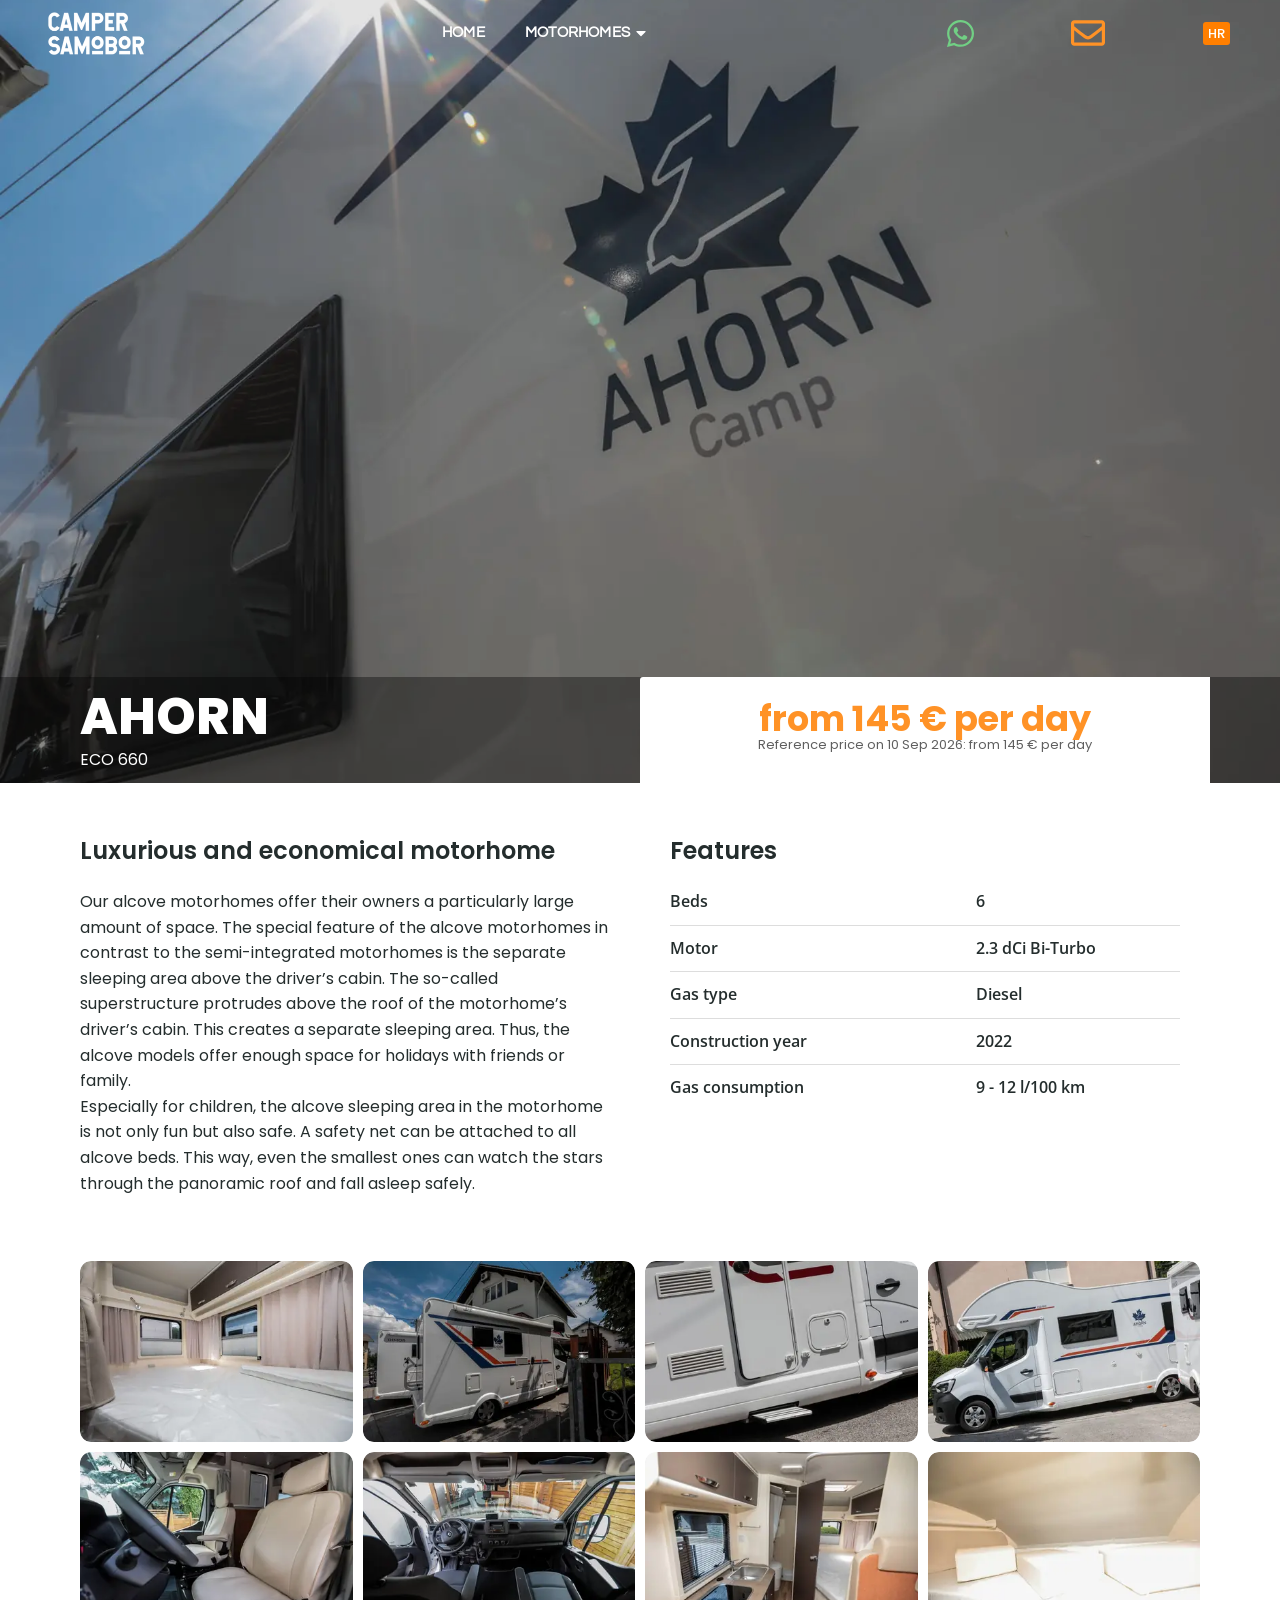
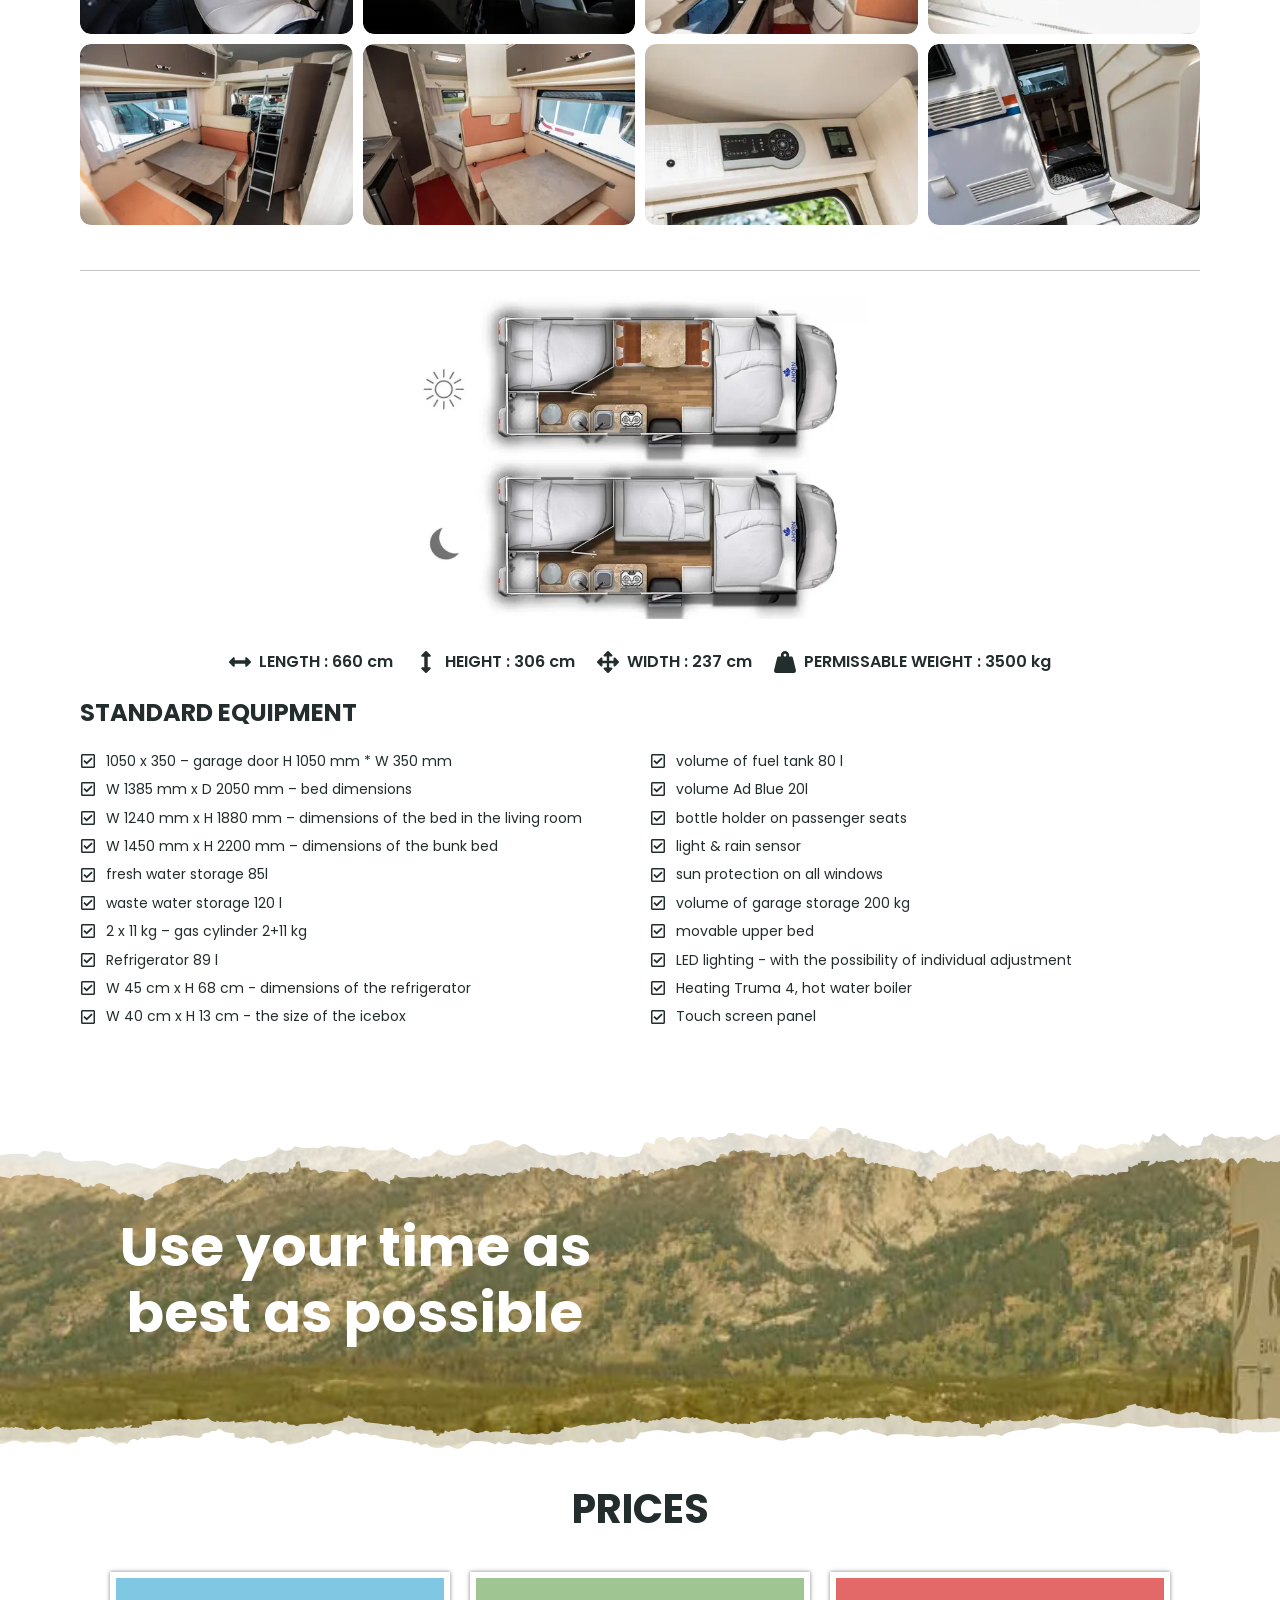
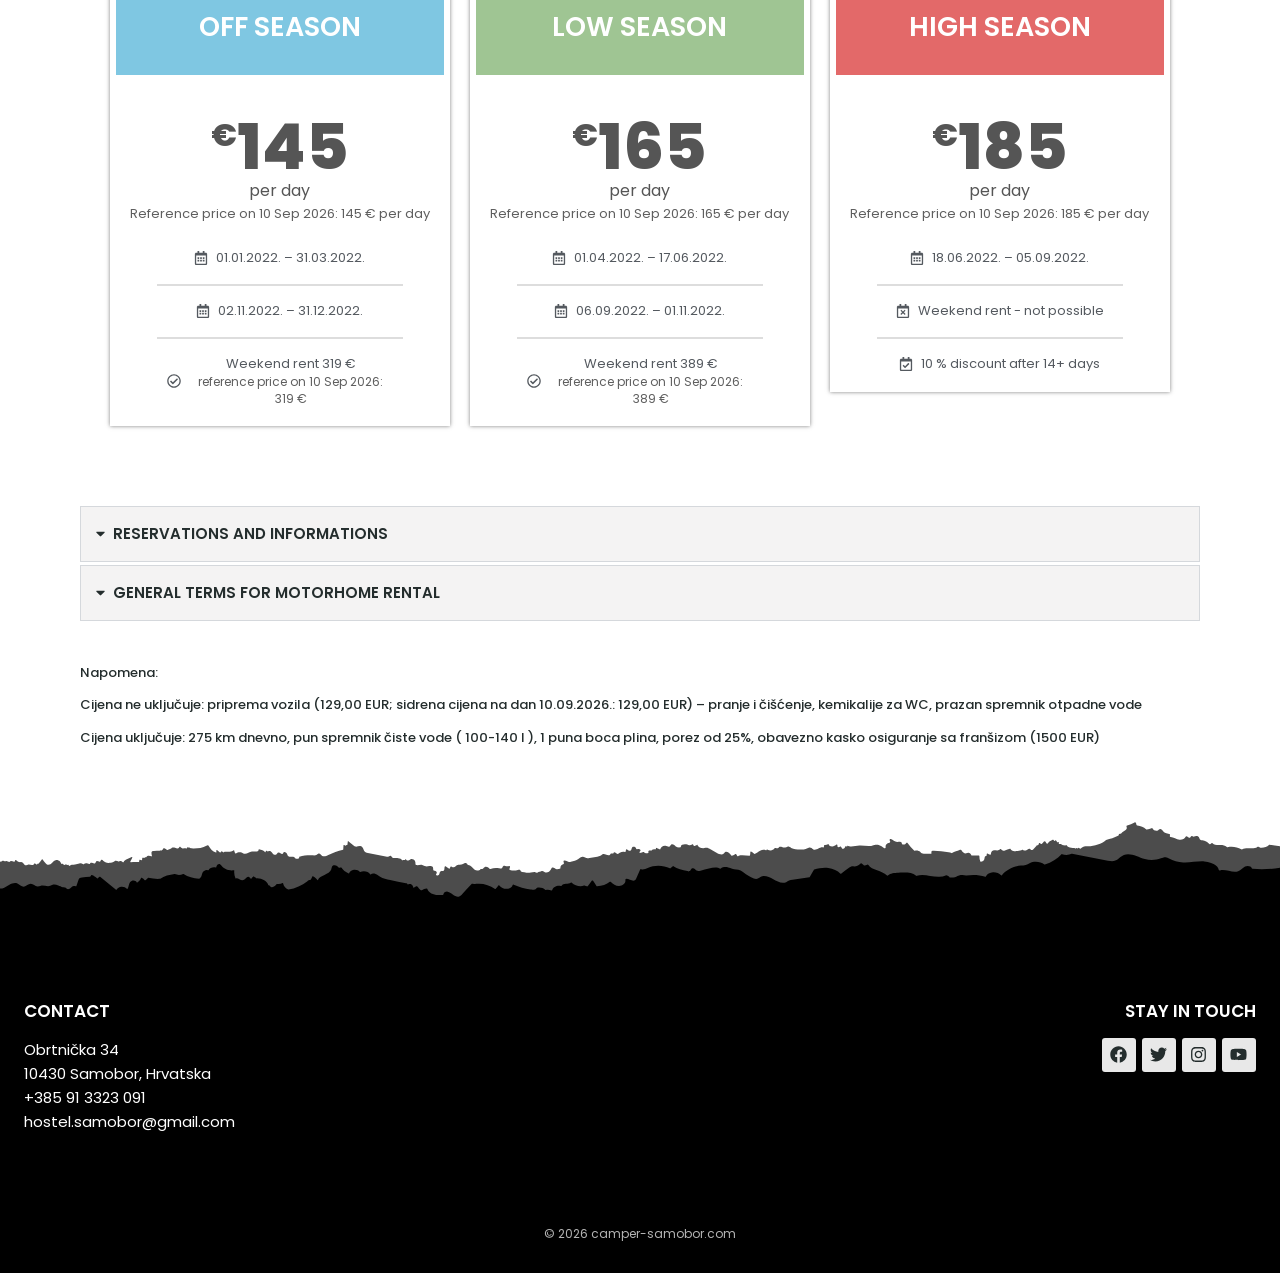
<file: en/ahorn.html>
<!DOCTYPE html>
<html lang="en-US">
<head>
  <meta charset="UTF-8">
  <meta name="viewport" content="width=device-width, initial-scale=1">
  <link rel="icon" href="data:,">
  <title>RENT A MOTORHOME | AHORN | camper-samobor.com</title>
  <meta name="description" content="AHORN ECO 660 – from 145 € per day. Luxurious and economical motorhome.">
  <link rel="preload" as="image" href="../images/ahorn/AHORN-13-mobile.webp" media="(max-width: 800px) and (orientation: portrait)" fetchpriority="high">
  <link rel="preload" as="image" href="../images/ahorn/AHORN-13.webp" media="not all and (max-width: 800px) and (orientation: portrait)" fetchpriority="high">
  <style>.d-hero{background-image:url("../images/ahorn/AHORN-13.webp")}@media (max-width: 800px) and (orientation: portrait){.d-hero{background-image:url("../images/ahorn/AHORN-13-mobile.webp")}}</style>
  <link rel="preload" href="../fonts/poppins-400-latin.woff2" as="font" type="font/woff2" crossorigin>
  <link rel="preload" href="../fonts/poppins-500-latin.woff2" as="font" type="font/woff2" crossorigin>
  <link rel="preload" href="../fonts/poppins-800-latin.woff2" as="font" type="font/woff2" crossorigin>
  <link rel="stylesheet" href="../css/style.css?v=5">
</head>
<body class="no-js">

<!-- Reusable SVG symbols -->
<svg width="0" height="0" style="position:absolute" aria-hidden="true">
  <defs>
    <symbol id="ico-whatsapp" viewBox="0 0 448 512"><path d="M380.9 97.1C339 55.1 283.2 32 223.9 32c-122.4 0-222 99.6-222 222 0 39.1 10.2 77.3 29.6 111L0 480l117.7-30.9c32.4 17.7 68.9 27 106.1 27h.1c122.3 0 224.1-99.6 224.1-222 0-59.3-25.2-115-67.1-157zm-157 341.6c-33.2 0-65.7-8.9-94-25.7l-6.7-4-69.8 18.3L72 359.2l-4.4-7c-18.5-29.4-28.2-63.3-28.2-98.2 0-101.7 82.8-184.5 184.6-184.5 49.3 0 95.6 19.2 130.4 54.1 34.8 34.9 56.2 81.2 56.1 130.5 0 101.8-84.9 184.6-186.6 184.6zm101.2-138.2c-5.5-2.8-32.8-16.2-37.9-18-5.1-1.9-8.8-2.8-12.5 2.8-3.7 5.6-14.3 18-17.6 21.8-3.2 3.7-6.5 4.2-12 1.4-32.6-16.3-54-29.1-75.5-66-5.7-9.8 5.7-9.1 16.3-30.3 1.8-3.7.9-6.9-.5-9.7-1.4-2.8-12.5-30.1-17.1-41.2-4.5-10.8-9.1-9.3-12.5-9.5-3.2-.2-6.9-.2-10.6-.2-3.7 0-9.7 1.4-14.8 6.9-5.1 5.6-19.4 19-19.4 46.3 0 27.3 19.9 53.7 22.6 57.4 2.8 3.7 39.1 59.7 94.8 83.8 35.2 15.2 49 16.5 66.6 13.9 10.7-1.6 32.8-13.4 37.4-26.4 4.6-13 4.6-24.1 3.2-26.4-1.3-2.5-5-3.9-10.5-6.6z"/></symbol>
    <symbol id="ico-envelope-o" viewBox="0 0 512 512"><path d="M464 64H48C21.49 64 0 85.49 0 112v288c0 26.51 21.49 48 48 48h416c26.51 0 48-21.49 48-48V112c0-26.51-21.49-48-48-48zm0 48v40.805c-22.422 18.259-58.168 46.651-134.587 106.49-16.841 13.247-50.201 45.072-73.413 44.701-23.208.375-56.579-31.459-73.413-44.701C106.18 199.465 70.425 171.067 48 152.805V112h416zM48 400V214.398c22.914 18.251 55.409 43.862 104.938 82.646 21.857 17.205 60.134 55.186 103.062 54.955 42.717.231 80.509-37.199 103.053-54.947 49.528-38.783 82.032-64.401 104.947-82.653V400H48z"/></symbol>
    <symbol id="ico-caret-down" viewBox="0 0 320 512"><path d="M31.3 192h257.3c17.8 0 26.7 21.5 14.1 34.1L174.1 354.8c-7.8 7.8-20.5 7.8-28.3 0L17.2 226.1C4.6 213.5 13.5 192 31.3 192z"/></symbol>
    <symbol id="ico-caret-up" viewBox="0 0 320 512"><path d="M288.662 352H31.338c-17.818 0-26.741-21.543-14.142-34.142l128.662-128.662c7.81-7.81 20.474-7.81 28.284 0l128.662 128.662c12.6 12.599 3.676 34.142-14.142 34.142z"/></symbol>
    <symbol id="ico-facebook" viewBox="0 0 512 512"><path d="M504 256C504 119 393 8 256 8S8 119 8 256c0 123.78 90.69 226.38 209.25 245V327.69h-63V256h63v-54.64c0-62.15 37-96.48 93.67-96.48 27.14 0 55.52 4.84 55.52 4.84v61h-31.28c-30.8 0-40.41 19.12-40.41 38.73V256h68.78l-11 71.69h-57.78V501C413.31 482.38 504 379.78 504 256z"/></symbol>
    <symbol id="ico-twitter" viewBox="0 0 512 512"><path d="M459.37 151.716c.325 4.548.325 9.097.325 13.645 0 138.72-105.583 298.558-298.558 298.558-59.452 0-114.68-17.219-161.137-47.106 8.447.974 16.568 1.299 25.34 1.299 49.055 0 94.213-16.568 130.274-44.832-46.132-.975-84.792-31.188-98.112-72.772 6.498.974 12.995 1.624 19.818 1.624 9.421 0 18.843-1.3 27.614-3.573-48.081-9.747-84.143-51.98-84.143-102.985v-1.299c13.969 7.797 30.214 12.67 47.431 13.319-28.264-18.843-46.781-51.005-46.781-87.391 0-19.492 5.197-37.36 14.294-52.954 51.655 63.675 129.3 105.258 216.365 109.807-1.624-7.797-2.599-15.918-2.599-24.04 0-57.828 46.782-104.934 104.934-104.934 30.213 0 57.502 12.67 76.67 33.137 23.715-4.548 46.456-13.32 66.599-25.34-7.798 24.366-24.366 44.833-46.132 57.827 21.117-2.273 41.584-8.122 60.426-16.243-14.292 20.791-32.161 39.308-52.628 54.253z"/></symbol>
    <symbol id="ico-instagram" viewBox="0 0 448 512"><path d="M224.1 141c-63.6 0-114.9 51.3-114.9 114.9s51.3 114.9 114.9 114.9S339 319.5 339 255.9 287.7 141 224.1 141zm0 189.6c-41.1 0-74.7-33.5-74.7-74.7s33.5-74.7 74.7-74.7 74.7 33.5 74.7 74.7-33.6 74.7-74.7 74.7zm146.4-194.3c0 14.9-12 26.8-26.8 26.8-14.9 0-26.8-12-26.8-26.8s12-26.8 26.8-26.8 26.8 12 26.8 26.8zm76.1 27.2c-1.7-35.9-9.9-67.7-36.2-93.9-26.2-26.2-58-34.4-93.9-36.2-37-2.1-147.9-2.1-184.9 0-35.8 1.7-67.6 9.9-93.9 36.1s-34.4 58-36.2 93.9c-2.1 37-2.1 147.9 0 184.9 1.7 35.9 9.9 67.7 36.2 93.9s58 34.4 93.9 36.2c37 2.1 147.9 2.1 184.9 0 35.9-1.7 67.7-9.9 93.9-36.2 26.2-26.2 34.4-58 36.2-93.9 2.1-37 2.1-147.8 0-184.8zM398.8 388c-7.8 19.6-22.9 34.7-42.6 42.6-29.5 11.7-99.5 9-132.1 9s-102.7 2.6-132.1-9c-19.6-7.8-34.7-22.9-42.6-42.6-11.7-29.5-9-99.5-9-132.1s-2.6-102.7 9-132.1c7.8-19.6 22.9-34.7 42.6-42.6 29.5-11.7 99.5-9 132.1-9s102.7-2.6 132.1 9c19.6 7.8 34.7 22.9 42.6 42.6 11.7 29.5 9 99.5 9 132.1s2.7 102.7-9 132.1z"/></symbol>
    <symbol id="ico-youtube" viewBox="0 0 576 512"><path d="M549.655 124.083c-6.281-23.65-24.787-42.276-48.284-48.597C458.781 64 288 64 288 64S117.22 64 74.629 75.486c-23.497 6.322-42.003 24.947-48.284 48.597-11.412 42.867-11.412 132.305-11.412 132.305s0 89.438 11.412 132.305c6.281 23.65 24.787 41.5 48.284 47.821C117.22 448 288 448 288 448s170.78 0 213.371-11.486c23.497-6.321 42.003-24.171 48.284-47.821 11.412-42.867 11.412-132.305 11.412-132.305s0-89.438-11.412-132.305zm-317.51 213.508V175.185l142.739 81.205-142.739 81.201z"/></symbol>
    <symbol id="ico-arrow-up" viewBox="0 0 448 512"><path d="M34.9 289.5l-22.2-22.2c-9.4-9.4-9.4-24.6 0-33.9L207 39c9.4-9.4 24.6-9.4 33.9 0l194.3 194.3c9.4 9.4 9.4 24.6 0 33.9L413 289.4c-9.5 9.5-25 9.3-34.3-.4L264 168.6V456c0 13.3-10.7 24-24 24h-32c-13.3 0-24-10.7-24-24V168.6L69.2 289.1c-9.3 9.8-24.8 10-34.3.4z"/></symbol>
    <symbol id="ico-arrows-alt-h" viewBox="0 0 512 512"><path d="M377.941 169.941V216H134.059v-46.059c0-21.382-25.851-32.09-40.971-16.971L7.029 239.029c-9.373 9.373-9.373 24.568 0 33.941l86.059 86.059c15.119 15.119 40.971 4.411 40.971-16.971V296h243.882v46.059c0 21.382 25.851 32.09 40.971 16.971l86.059-86.059c9.373-9.373 9.373-24.568 0-33.941l-86.059-86.059c-15.119-15.12-40.971-4.412-40.971 16.97z"/></symbol>
    <symbol id="ico-arrows-alt-v" viewBox="0 0 256 512"><path d="M214.059 377.941H168V134.059h46.059c21.382 0 32.09-25.851 16.971-40.971L144.971 7.029c-9.373-9.373-24.568-9.373-33.941 0L24.971 93.088c-15.119 15.119-4.411 40.971 16.971 40.971H88v243.882H41.941c-21.382 0-32.09 25.851-16.971 40.971l86.059 86.059c9.373 9.373 24.568 9.373 33.941 0l86.059-86.059c15.12-15.119 4.412-40.971-16.97-40.971z"/></symbol>
    <symbol id="ico-arrows-alt" viewBox="0 0 512 512"><path d="M352.201 425.775l-79.196 79.196c-9.373 9.373-24.568 9.373-33.941 0l-79.196-79.196c-15.119-15.119-4.411-40.971 16.971-40.97h51.162L228 284H127.196v51.162c0 21.382-25.851 32.09-40.971 16.971L7.029 272.937c-9.373-9.373-9.373-24.569 0-33.941L86.225 159.8c15.119-15.119 40.971-4.411 40.971 16.971V228H228V127.196h-51.23c-21.382 0-32.09-25.851-16.971-40.971l79.196-79.196c9.373-9.373 24.568-9.373 33.941 0l79.196 79.196c15.119 15.119 4.411 40.971-16.971 40.971h-51.162V228h100.804v-51.162c0-21.382 25.851-32.09 40.97-16.971l79.196 79.196c9.373 9.373 9.373 24.569 0 33.941L425.773 352.2c-15.119 15.119-40.971 4.411-40.97-16.971V284H284v100.804h51.23c21.382 0 32.09 25.851 16.971 40.971z"/></symbol>
    <symbol id="ico-weight-hanging" viewBox="0 0 512 512"><path d="M510.28 445.86l-73.03-292.13c-3.8-15.19-16.44-25.72-30.87-25.72h-60.25c3.57-10.05 5.88-20.72 5.88-32 0-53.02-42.98-96-96-96s-96 42.98-96 96c0 11.28 2.3 21.95 5.88 32h-60.25c-14.43 0-27.08 10.54-30.87 25.72L1.72 445.86C-6.61 479.17 16.38 512 48.03 512h415.95c31.64 0 54.63-32.83 46.3-66.14zM256 128c-17.64 0-32-14.36-32-32s14.36-32 32-32 32 14.36 32 32-14.36 32-32 32z"/></symbol>
    <symbol id="ico-calendar-alt" viewBox="0 0 448 512"><path d="M148 288h-40c-6.6 0-12-5.4-12-12v-40c0-6.6 5.4-12 12-12h40c6.6 0 12 5.4 12 12v40c0 6.6-5.4 12-12 12zm108-12v-40c0-6.6-5.4-12-12-12h-40c-6.6 0-12 5.4-12 12v40c0 6.6 5.4 12 12 12h40c6.6 0 12-5.4 12-12zm96 0v-40c0-6.6-5.4-12-12-12h-40c-6.6 0-12 5.4-12 12v40c0 6.6 5.4 12 12 12h40c6.6 0 12-5.4 12-12zm-96 96v-40c0-6.6-5.4-12-12-12h-40c-6.6 0-12 5.4-12 12v40c0 6.6 5.4 12 12 12h40c6.6 0 12-5.4 12-12zm-96 0v-40c0-6.6-5.4-12-12-12h-40c-6.6 0-12 5.4-12 12v40c0 6.6 5.4 12 12 12h40c6.6 0 12-5.4 12-12zm192 0v-40c0-6.6-5.4-12-12-12h-40c-6.6 0-12 5.4-12 12v40c0 6.6 5.4 12 12 12h40c6.6 0 12-5.4 12-12zm96-260v352c0 26.5-21.5 48-48 48H48c-26.5 0-48-21.5-48-48V112c0-26.5 21.5-48 48-48h48V12c0-6.6 5.4-12 12-12h40c6.6 0 12 5.4 12 12v52h128V12c0-6.6 5.4-12 12-12h40c6.6 0 12 5.4 12 12v52h48c26.5 0 48 21.5 48 48zm-48 346V160H48v298c0 3.3 2.7 6 6 6h340c3.3 0 6-2.7 6-6z"/></symbol>
    <symbol id="ico-check-circle" viewBox="0 0 512 512"><path d="M256 8C119.033 8 8 119.033 8 256s111.033 248 248 248 248-111.033 248-248S392.967 8 256 8zm0 48c110.532 0 200 89.451 200 200 0 110.532-89.451 200-200 200-110.532 0-200-89.451-200-200 0-110.532 89.451-200 200-200m140.204 130.267l-22.536-22.718c-4.667-4.705-12.265-4.736-16.97-.068L215.346 303.697l-59.792-60.277c-4.667-4.705-12.265-4.736-16.97-.069l-22.719 22.536c-4.705 4.667-4.736 12.265-.068 16.971l90.781 91.516c4.667 4.705 12.265 4.736 16.97.068l172.589-171.204c4.704-4.668 4.734-12.266.067-16.971z"/></symbol>
    <symbol id="ico-calendar-times" viewBox="0 0 448 512"><path d="M311.7 374.7l-17 17c-4.7 4.7-12.3 4.7-17 0L224 337.9l-53.7 53.7c-4.7 4.7-12.3 4.7-17 0l-17-17c-4.7-4.7-4.7-12.3 0-17l53.7-53.7-53.7-53.7c-4.7-4.7-4.7-12.3 0-17l17-17c4.7-4.7 12.3-4.7 17 0l53.7 53.7 53.7-53.7c4.7-4.7 12.3-4.7 17 0l17 17c4.7 4.7 4.7 12.3 0 17L257.9 304l53.7 53.7c4.8 4.7 4.8 12.3.1 17zM448 112v352c0 26.5-21.5 48-48 48H48c-26.5 0-48-21.5-48-48V112c0-26.5 21.5-48 48-48h48V12c0-6.6 5.4-12 12-12h40c6.6 0 12 5.4 12 12v52h128V12c0-6.6 5.4-12 12-12h40c6.6 0 12 5.4 12 12v52h48c26.5 0 48 21.5 48 48zm-48 346V160H48v298c0 3.3 2.7 6 6 6h340c3.3 0 6-2.7 6-6z"/></symbol>
    <symbol id="ico-calendar-check" viewBox="0 0 448 512"><path d="M400 64h-48V12c0-6.627-5.373-12-12-12h-40c-6.627 0-12 5.373-12 12v52H160V12c0-6.627-5.373-12-12-12h-40c-6.627 0-12 5.373-12 12v52H48C21.49 64 0 85.49 0 112v352c0 26.51 21.49 48 48 48h352c26.51 0 48-21.49 48-48V112c0-26.51-21.49-48-48-48zm-6 400H54a6 6 0 0 1-6-6V160h352v298a6 6 0 0 1-6 6zm-52.849-200.65L198.842 404.519c-4.705 4.667-12.303 4.637-16.971-.068l-75.091-75.699c-4.667-4.705-4.637-12.303.068-16.971l22.719-22.536c4.705-4.667 12.303-4.637 16.97.069l44.104 44.461 111.072-110.181c4.705-4.667 12.303-4.637 16.971.068l22.536 22.718c4.667 4.705 4.636 12.303-.069 16.97z"/></symbol>
    <symbol id="ico-check-square" viewBox="0 0 448 512"><path d="M400 32H48C21.49 32 0 53.49 0 80v352c0 26.51 21.49 48 48 48h352c26.51 0 48-21.49 48-48V80c0-26.51-21.49-48-48-48zm0 400H48V80h352v352zm-35.864-241.724L191.547 361.48c-4.705 4.667-12.303 4.637-16.97-.068l-90.781-91.516c-4.667-4.705-4.637-12.303.069-16.971l22.719-22.536c4.705-4.667 12.303-4.637 16.97.069l59.792 60.277 141.352-140.216c4.705-4.667 12.303-4.637 16.97.068l22.536 22.718c4.667 4.706 4.637 12.304-.068 16.971z"/></symbol>
    <symbol id="ico-chevron-left" viewBox="0 0 320 512"><path d="M34.52 239.03L228.87 44.69c9.37-9.37 24.57-9.37 33.94 0l22.67 22.67c9.36 9.36 9.37 24.52.04 33.9L131.49 256l154.02 154.75c9.34 9.38 9.32 24.54-.04 33.9l-22.67 22.67c-9.37 9.37-24.57 9.37-33.94 0L34.52 272.97c-9.37-9.37-9.37-24.57 0-33.94z"/></symbol>
    <symbol id="ico-chevron-right" viewBox="0 0 320 512"><path d="M285.476 272.971L91.132 467.314c-9.373 9.373-24.569 9.373-33.941 0l-22.667-22.667c-9.357-9.357-9.375-24.522-.04-33.901L188.505 256 34.484 101.255c-9.335-9.379-9.317-24.544.04-33.901l22.667-22.667c9.373-9.373 24.569-9.373 33.941 0L285.475 239.03c9.373 9.372 9.373 24.568.001 33.941z"/></symbol>
    <symbol id="ico-times" viewBox="0 0 352 512"><path d="M242.72 256l100.07-100.07c12.28-12.28 12.28-32.19 0-44.48l-22.24-22.24c-12.28-12.28-32.19-12.28-44.48 0L176 189.28 75.93 89.21c-12.28-12.28-32.19-12.28-44.48 0L9.21 111.45c-12.28 12.28-12.28 32.19 0 44.48L109.28 256 9.21 356.07c-12.28 12.28-12.28 32.19 0 44.48l22.24 22.24c12.28 12.28 32.2 12.28 44.48 0L176 322.72l100.07 100.07c12.28 12.28 32.2 12.28 44.48 0l22.24-22.24c12.28-12.28 12.28-32.19 0-44.48L242.72 256z"/></symbol>
    <g id="torn"><path opacity="0.7" d="M0.1,197.8c12.1,1.7,23,3.5,33.8,5.3c0.9,0.1,1.9-0.1,2.6-0.8 c6.5-6.2,17.2-9.5,27.2-8.2c0.3,0,0.7,0.1,1,0.3c1.6,0.7,3.1,1.5,4.7,2.2c1,0.5,2.3,0.3,3.2-0.4c11.5-8.5,35.2,1,46.8-7.3 c1-0.7,2.3-0.7,3.3-0.1c11.8,7.4,28.3,10.1,42.8,6.8c1.2-0.3,2.4,0.3,3.2,1.3c3.7,5.1,13.4,6,21.3,5.7c7.7-0.3,17.2,0.1,21.6,4.7 c1,1.1,2.7,1.2,3.9,0.4c1.2-0.8,2.3-1.6,3.5-2.3c1.3-0.9,3-0.6,4,0.5c4.7,5.6,12.2,9.6,20.5,10.9c2.4,0.4,4.9,0.6,6.7,1.9 c2.7,1.9,2.6,5.3,4.2,7.9c2.6,4.2,10.5,4.9,14.8,2c1-0.7,2.4-0.7,3.4,0.1c0.6,0.4,1.1,0.8,1.7,1.2c1.3,0.9,3,0.7,4.1-0.5 c1.1-1.2,2.1-2.4,3.2-3.6c1-1.2,2.7-1.4,4-0.5c1.9,1.3,3.9,2.6,5.9,3.9c1.5,1,3.6,0.5,4.4-1.2c2.9-5.9,11-10.1,18.9-9.2 c9.7,1.1,18.7,8.6,27.4,8.8c2.3,0.1,3.8,2.6,2.6,4.6c0,0,0,0.1-0.1,0.1c-1.2,2,0.3,4.5,2.6,4.6c7.7,0.2,15.3,3.5,19.3,8.8 c2.2,2.9,4.9,7,9.1,6.3c2.4-0.4,3.9-2.2,5.7-3.5c5.5-3.7,14.8-0.6,16.8,4.5c0.6,1.5,2.2,2.3,3.7,1.9c4.8-1.4,9.7-2.8,14.6-4.1 c1-0.3,2.1,0,2.8,0.7c6.8,6.2,16.7,10.4,27.1,11.3c1.3,0.1,2.3,1,2.7,2.3c0.5,1.8,0.9,3.6,1.4,5.4c0.5,1.9,2.6,2.9,4.4,2 c7.3-3.8,15.1-6.9,23.1-9.4c1.8-0.6,2.7-2.7,1.8-4.3c-1.6-3-0.3-7.6,2.9-10.1c4.2-3.5,10.1-5.7,13.2-9.7c0.6-0.8,1.4-1.2,2.4-1.3 c0.8,0,1.6,0,2.4-0.1c1.2,0,2.2-0.7,2.7-1.8c0.5-1.2,1.1-2.3,1.6-3.5c0.3-0.6,0.8-1.1,1.4-1.4c11.4-5.8,24-10.1,37.2-12.6 c14.5-12.2,35.4-19.5,56.5-19.7c2.7-0.1,5.4,0.1,8-0.4c2.7-0.5,5.2-1.5,7.8-2.3c2.7-0.8,4.7-3.1,6.8-4.6c0.6-0.4,1.2-0.8,2-0.7 c1.7,0.2,1.8,2.5,3.4,2.8c1.8,0.2,3-2.4,4.7-1.8c0.6,0.2,1,0.9,1.6,1.1c1.6,0.6,3-1.8,4.8-1.5c0.6,0.1,1.1,0.6,1.6,0.9 c0.7,0.4,1.6,0.5,2.5,0.6c2.9,0.4,5.9,0.8,8.8,1.2c2.9,0.4,6,0.8,8.6,2c2.1,1,3.8,2.5,4.5,4.3c0.3,0.8,1,1.3,1.8,1.2 c4.4-0.6,8.9-0.2,13.1,1.1c-0.3,0.1-0.5,0.3-0.3,0.6c0.4,0.4,1.3,0.3,1.9,0.1c0.6-0.1,1.6,0,1.7,0.5c-0.8,0.3-1.6,0.8-2.1,1.4 c2.6,0.3,5.3,0.4,7.9,0.4c1.1,0,1.9,1.1,1.6,2.2c-0.2,0.7-0.3,1.4-0.3,2.1c0,1.4,1.8,2.2,2.8,1.2c0,0,0,0,0,0 c0.7-0.7,1.9-0.6,2.5,0.2c1.2,1.6,2.4,3.2,3.6,4.9c0.7,1.1,2.3,1,2.9-0.2c0-0.1,0.1-0.1,0.1-0.2c0.5-1,2-1.2,2.7-0.3 c0.9,1,1.9,2.1,2.8,3.1c0.7,0.7,1.8,0.7,2.5-0.1c2.4-2.6,8-3.4,10.7-6.1c2-2,2.5-5.1,5.4-6.1c0.3-0.1,0.7-0.2,1.1-0.1 c0.4,0.1,0.7,0.4,0.9,0.8c1.3,1.9,2.5,3.7,3.8,5.6c0.5,0.7,1,1.5,1.9,1.7c1.5,0.3,2.8-0.8,3.7-1.8c1.6-1.9,3.1-3.7,4.7-5.6 c0.5-0.6,1-1.2,1.9-1.5c2.4-0.7,3.8,1.9,5.9,3c0.8,0.4,1.8,0.1,2.2-0.7c0.5-0.9,0.6-2,1-3c0.4-1.4,1.6-3.1,3.4-3 c0.7,0,1.3,0.3,2,0.2c0.4-0.1,0.8-0.4,0.8-0.8c0-0.4,0-0.8,0.3-1.1c2.8-3.3,5.7-5.8,8.6-9.2c1.9-2.4,5.2-5,8.3-3.8 c1.9,0.8,2.7,2.9,4.7,3.6c3.3,1.2,6.2-2.1,8.9-4c3.2-2.3,9.3-2.2,11.4,0.5c0.5,0.7,1.4,0.7,2.2,0.3c4.1-2.4,9.3-3.2,14.4-3.8 c4.6-0.5,9.3-0.9,13.8,0.1c3.8,0.9,7.4,3.1,8.7,6.1c0.4,0.8,1.2,1.2,2.1,0.9c5.1-1.7,10.2-3.5,15.4-5.3c1.4-0.5,3-1,4.6-0.9 c3.8,0.4,5.7,4.3,8.9,5.6c0.9,0.3,1.8-0.1,2.2-1c0.9-2.4,5.1-3.8,8.6-3.7c4.1,0.1,8.4,1.3,12.2,0.1c5.5-1.7,7-7,7.3-11.8 c0.1-1,1-1.7,2-1.5c3.1,0.7,6,2,8.3,3.8c1.1,0.8,2.6,0.1,2.7-1.3c0.1-1.3,0-2.6-0.3-3.8c-0.2-0.9,0.4-1.9,1.4-2 c2.1-0.2,4.2-1.8,4.9-3.6c1-2.3,0.7-4.9,1.4-7.2c1.3-4,5.9-7.2,11-7.7c0.8-0.1,1.5,0.4,1.8,1.1c1.7,5.3,2.6,10.8,2.5,16.3 c0,0.9,0.7,1.7,1.6,1.7c7.3,0.4,14.7,0.5,22,0.2c0.7,0,1.3,0.3,1.5,0.9c1.9,3.8,5,7.8,9.8,7.4c2.1-0.2,3.9-1.2,6-1.6 c6.2-1.1,11.2,3.8,14,8.3c0.8,1.3,1.9,2.8,3.6,3c1.1,0.2,2.3-0.2,3.4-0.6c3.8-1.3,7.5-2.7,11.3-4c4.6-1.6,8.1-3.6,12.1-5.8 c0.5-0.3,1.2-0.3,1.7,0c2.5,1.6,5.9,2.2,9,2.6c15.2,2.1,30.5,3.6,45.8,4.5c2.1,0.1,4.4,0.1,6.1-0.9c2.1-1.3,2-3.6,1.3-5.8 c-0.4-1.1,0.4-2.2,1.6-2.2c7.5-0.2,15.1-0.2,22.6-0.1c2.1,0,4.4,0.1,6.2,1c1.8,0.9,2.9,2.5,4.3,3.9c3.9,3.9,10.8,5.5,16.7,4.2 c1-0.2,2.1,0.1,2.8,0.8c7.5,7.1,14.1,14.7,19.8,22.8c1.3,1.9,4.1,1.9,5.3-0.1c0.7-1.2,1.6-2.2,2.9-3c2.9-2,8.2-1.9,9.7,0.9 c0.8,1.5,0.4,3.2,1.3,4.6c2.4,3.4,8.8,1.2,13.8,1.4c7.6,0.3,13,7.4,19.5,9.4c2.6,0.8,4.9-1.9,3.8-4.3c-0.4-0.9-0.9-1.7-1.3-2.6 c-1.1-1.9,0.1-4.3,2.2-4.7c3.6-0.6,7-2.2,9.2-4.6c2.2-2.5,3.1-5.8,2.4-8.9c-0.5-2.5,1.8-4.6,4.2-3.7c3.1,1.2,6,3.8,8.6,5.8 c4.9,3.7,11.9,5.4,18.5,4.6c4.7-0.6,9-2.3,13.6-3.2c12-2.2,24.4,1.9,36.6,1.2c13-0.7,27.8-6.3,37.9,0.2c-1.5-0.8-0.4-3,1.5-3.3 c1.1-0.2,2.1,0,3.2,0.4c0.9,0.3,1.8-0.3,1.9-1.2c0.6-3.3,4.2-6.3,8.3-6.6c0.7-0.1,1.3,0.4,1.5,1.1c0.5,2,1.7,4,3.2,5.7 c0.5,0.5,1.2,0.6,1.8,0.3c2.2-1.2,4.9-1.8,7.5-1.8c0.9,0,1.5,0.7,1.5,1.6c-0.1,2.1,0.2,4.2,1.1,6.1c0.4,0.9,1.6,1.1,2.3,0.5 c3.5-3.1,8.1-5.6,13.3-5.8c4.9-0.2,9.9,2.6,11,6.2c0.3,0.9,1.4,1.3,2.2,0.8c2.8-1.9,6.6-2.8,10.2-2.5c0.8,0.1,1.5-0.5,1.6-1.2 c0.3-1.8,0.5-3.5,0.8-5.3c0.1-0.9,1.1-1.5,2-1.2c4.7,1.7,10.7-1.1,15.1-3.7c5-2.9,12.6-5.6,16.7-1.8c2.9,2.6,7.4,6.2,11.6,5.2 c4.2-1.1,7.5-3.5,11.5-4.9c5.4-1.8,11.4-1.6,17.2-1.4c9.6,0.4,19.7,0.9,27.7,5.1c3.6,1.9,7.4,4.6,11.6,3.9c2.7-0.5,4.8-2.3,7.4-2.8 c3.3-0.7,6.6,0.8,9.7,1.9s7.4,1.5,9.4-0.7c0.9-0.9,1.3-2.2,2.4-2.8c2.6-1.6,6.3,0.8,9.5,0.2c2.8-0.6,3.9-3.2,5.8-5 c4.6-4.2,12.7-2.3,19.2,0.3c0.9,0.4,2-0.3,2-1.3c0,0,0,0,0,0c0.1-1.1,1.2-1.7,2.1-1.2c4.9,2.7,12.6,1.2,17.9-1.7 c5.8-3.2,10.5-7.7,17-9.7c0.5-0.2,1.1,0,1.5,0.4c2.7,2.8,5.9,5.3,9.6,7.2c1,0.5,2.1-0.2,2.2-1.3c0.1-3.4,0.4-6.9,1-10.4 c0.1-0.7,0.8-1.3,1.6-1.2c7.5,0.5,14.9,0.9,22.3,1.3c4.7,0.3,10.4,0.1,13.1-2.7c0.5-0.6,1.4-0.7,2-0.2c2.1,1.7,1.7,5.8,4.8,6.4 c1.3,0.3,2.7-0.3,3.9-0.9c2.8-1.3,5.7-2.6,8.6-4c0.7-0.3,1.5-0.1,1.8,0.5c2.4,3.9,6,7.4,10.2,10c2,1.3,4.7,2.5,7.1,1.8 c3.1-0.8,4.1-3.8,6.2-5.8c2.8-2.5,7.6-3.1,11.7-2.2c4,0.9,7.6,2.9,11,4.8c7.2,4.2,14.4,8.3,21.6,12.4c3.8,2.2,8.7,4.5,13,3 c9.1-3.2,21.1,0.9,24.4,8.3c0.3,0.8,1.2,1.2,2,0.8c2.5-1.2,5-2.4,7.4-3.5c0.6-0.3,1.3-0.1,1.8,0.4c1.2,1.4,2.1,2.9,2.8,4.4 c0.4,0.8,1.4,1.2,2.2,0.7c2.8-1.8,6-3.5,9.6-3.1c2.2,0.3,4.1,1.3,6.1,2.1c5,1.9,11.1,1.7,16-0.4c2.7-1.1,4.9-4.1,3.9-6 c-0.4-0.8,0.2-1.8,1.1-2c5.1-1.2,11-0.2,14.9,2.7c2.2,1.6,3.8,3.6,6.1,5.1c2.3,1.4,5.8,2.2,8.1,0.7c2.5-1.5,2.6-4.8,5.2-6.2 c3.8-2,8.2,1.5,12.6,2.4c4,0.8,8.2-0.8,11.1-3.2c2.4-2.1,4-4.7,5.4-7.3c0.4-0.7,1.2-0.9,1.9-0.6c3.8,1.6,7.6,3.3,11.4,5 c0-1.6,0.1-3.2,0.2-4.8c3.2-0.1,6.4-0.2,9.7-0.3c1.1,0,2-0.7,2.3-1.8c0,0,0,0,0,0c0.4-1.2,1.6-1.9,2.9-1.7c2.2,0.4,4.4,0.6,6.3-0.2 c1.9-0.7,2.8-2.9,2.1-4.3c-0.6-1.2-0.2-2.7,1-3.3c1.8-1,4-1.3,6.3-0.9c2.6,0.4,4.8,1.7,6.1,3.4c0.8,1.1,2.2,1.3,3.4,0.7 c2-1.2,4.3-2.1,6.7-2.7c1.2-0.3,2.7-0.5,3.7,0.2c2.4,1.7-1.8,4.3-2.6,6.8c-0.8,2.3,2,4.7,5,5.1c1.9,0.2,3.7,0,5.6-0.5 c1.5-0.4,2.9,0.6,3.2,2c0.3,1.6,1.1,3,2.6,4.1c2.3,1.8,6.5,2.1,8.8,0.2c3.8-3.1,1.3-10,6.4-11.5c3.8-1.1,6.7,2.3,10.1,4.3 c1.5,0.9,3.5,0,3.8-1.7c0.2-1.2,0.3-2.5,0.3-3.7c0-1.6,1.5-2.8,3.1-2.5c5.3,1.1,11.3,0.2,15.6-2.7c2.2-1.5,4.5-3.7,7.3-3.4 c3.7,0.3,6.1,4.5,9.3,5c1.1,0.2,2.2-0.5,2.6-1.6c0.1-0.2,0.2-0.5,0.3-0.7c0.4-1.3,1.7-2,3-1.7c2.6,0.6,5.3,0.6,6.7-1 c0.6-0.7,0.8-1.6,1.3-2.4c2-2.9,7.6-2.1,11.3-0.5s8.1,3.6,11.7,1.9c1.2-0.6,2.1-1.5,3.1-2.3c4.6-3.8,11.6-5.1,18.2-6.1 c6.5-1,12.9-2.1,19.4-3.1c3.6-0.6,7.3-1.1,10.8-0.2c3.3,0.9,6.1,3.1,9.6,3.5c5.8,0.6,10.1-3.7,14.5-6.8c6.5-4.5,15-6.5,23.2-8.5 c1.8-0.4,3.7-0.9,5.6-0.6c2.2,0.3,4,1.5,6,2.4c2.7,1.2,5.9,1.9,9,1.8c1.6,0,2.8-1.6,2.4-3.2c-0.5-1.9-1.9-4-1.1-5.9 c0.8-1.9,3.5-2.7,5.6-3.8c3.7-2.1,5.6-6,5-9.5c-0.2-1.4,0.7-2.7,2.1-2.9c2.8-0.4,5.5-0.9,8.3-1.2c4.6-0.7,10.8,6.6,15,5 c1.9-0.6,2.6-2.4,3.3-4c1.5-3.4,3.7-6.7,7.2-8.9c3.6-2.2,8.5-3.1,12.6-1.7c2.8,1,4.9,3,7.8,3.8c2.1,0.6,4.9-0.1,6-1.4 c0.6-0.7,1.5-1,2.4-0.9c2.3,0.4,5.2-0.7,6.3-2.4c0.7-1,2-1.4,3.2-0.9c1.4,0.6,2.8,1.3,4.3,1.9c1.1,0.5,2.3,1.1,3.6,0.9 c0.5,0,1-0.3,1.4-0.6c0.6-0.5,1.4-0.8,2.1-0.5c2.9,0.9,7.1-0.9,10.7-1.6c3.1-0.6,6.4-0.1,9.6,0.4c4.4,0.7,8.8,1.4,13.2,2.1 c1.3,0.2,2.7,0.4,3.7,1.2c1.9,1.5,1.6,4.2,3.8,5.3c1.8,1,4.3,0.2,6.4-0.5c7.7-2.4,16.7-2.3,24.3,0.4c1.4,0.5,2,2.1,1.4,3.5 c-0.8,1.7-1.4,3.4-1.9,5.2c-0.5,1.9,1.1,3.5,3,3.2c4-0.8,8.3-0.7,12.2,0.2c1.9,0.5,4,1.1,5.7,0.4c2.8-1.2,2.3-4.6,4.2-6.6 c2.9-3.2,9-1.2,13.8-0.2c7.5,1.5,15.2-0.5,22.2-3.1c1-0.4,2.2-0.1,2.9,0.8c1.5,1.8,3,3.5,5.2,4.8c2.7,1.6,6.5,2.2,9.4,0.9 c2.6-1.2,3.9-3.6,6.1-5.3c1.4-1,3.8-1.5,5.5-1.1c1,0.3,2.1-0.3,2.7-1.1c2.1-3,8.1-4.5,12.6-3c5.6,1.8,9,6.2,12.7,10 c3.2,3.3,7.6,6.6,12.7,7c1.1,0.1,1.9,0.9,2.2,1.9c0.8,2.6,4.3,4.6,7.5,3.9c2.4-0.5,4.2-2,6.2-3.1c3.8-2.1,8.9-2.9,13.4-2.1 c0.4,0.1,0.7,0.1,1.1,0c3.3-0.9,6.1-2.7,8.5-4.7c2.4-2.2,6.2-4,9.5-2.9c1.6,0.6,3.1,2,4.9,1.7c2.3-0.3,2.4-2.6,2.9-4.6 c0.4-1.6,2.2-2.4,3.7-1.6c3.4,1.8,6.4,3.9,9,6.4c1.5,1.5,4.1,0.5,4.3-1.6c0.2-2.4,0.5-4.7,0.7-7.1c0.2-1.7,0.5-3.6,2.2-4.7 c2.4-1.5,6-0.3,8.7-1.4c4.1-1.6,3.2-6.5,5.4-9.7c1.4-2,4.2-3.1,7.1-3.1c2.1,0,3.3,2.4,2,4.1c-0.9,1.2-1.5,2.4-1.8,3.7 c-0.5,2.5,1,5.5,4.1,6.2c1.2,0.2,2.4,0.1,3.6,0.5c5.5,1.5,1.8,8.8,5.2,12.7c2.1,2.5,6.7,2.7,10.4,2.1s7.5-1.7,11.2-1.1 c4.1,0.7,7.2,3.5,11.2,4.3c5.8,1.2,12.7-1.8,18-0.5c1.6,0.4,2.8,1.9,2.7,3.6c-0.2,3.5-0.1,7.1,1.9,10.2c2.4,3.8,8.4,6.4,13.1,4.4 c2.5-1,4.2-3.2,6.9-4c3.2-0.9,6.9,1.2,7.7,3.7c0.2,0.7,1.1,0.8,1.6,0.3c0.8-0.8,1.5-1.6,2.2-2.4c0.3-0.3,0.7-0.4,1.1-0.2 c1.6,0.8,4,0.5,5.3-0.6c0.4-0.4,1-0.3,1.4,0.2c2.4,3.4,7.1,5.8,12.1,6c0.1,0,0.3,0,0.4,0.1c5.2,2.7,14.4-1.4,18.5,2.3 c2.1,1.9,2.5,5.4,5.5,5.6c2.9,0.3,4.6-2.9,7.5-3.4c1.1-0.2,2.3,0,3.4,0.2c18.5,3.7,37,7.4,55.5,11.1c5.2,1,10.7,2.2,14.1,5.5 c2.8,2.7,3.6,6.3,5.1,9.6s4.3,6.7,8.6,7.3c5.2,0.6,10.3-3,15.3-1.7c1.7,0.5,3.2,1.5,4.5,2.6c5.9,4.6,11.7,9.3,17.4,14.1 c0.6,0.5,1.4,0.1,1.5-0.6c0.5-3.5,0.9-7,1.4-10.4c0.1-0.4,0.4-0.8,0.9-0.8c0.6-0.1,1.3,0,1.9,0.1c0.7,0.1,1.3-0.5,1.1-1.2 c0,0,0,0,0,0c-0.2-0.8,0.6-1.5,1.3-1.1c1.8,0.9,3.8,1.5,5.8,1.8c0.5,0.1,1-0.3,1.1-0.9c0.3-4.1,0.4-8.2,0.7-12.3 c0-0.4,0.3-0.8,0.7-0.9c16.2-3.6,31.6-9.3,45.7-16.6c5.7-3,13.4-6.3,18.9-3c4.1,2.5,6.4,8.4,11.4,7.4c2.4-0.4,3.8-2.4,5.7-3.7 c3.7-2.4,8.9-2.1,13.6-1.8c13.8,0.7,27.7-0.8,40.8-4.3c0.5-0.1,0.8-0.7,0.6-1.3c-0.7-1.9,1-4.2,3.4-5c2.7-0.7,5.6-0.1,8.1,1 c0.3,0.1,0.5,0.4,0.5,0.8c0.2,2.6,6,4.9,9.4,4.7c3.6-0.1,7.4-1.2,10.6,0.1c4.1,1.7,4.7,6.1,6.3,9.5c1.7,3.4,7.6,6.5,10.4,3.5 c1.1-1.2,1.1-3.1,2.6-4.1c3.9-2.5,8,4.4,12.9,3.9c4-0.4,4.7-5.2,8.4-6.7c3.2-1.4,7.1,0.5,9.2,2.9c2.1,2.3,3.5,5.2,6.2,7 c2.5,1.6,6.9,1.8,8.6-0.1c0.3-0.4,0.9-0.4,1.3-0.1c1.2,1,2.6,1.8,4.3,2.3c0.4,0.1,0.9-0.1,1.1-0.5c0.5-1.1,1.1-2.3,1.6-3.4 c0.3-0.7,1.3-0.7,1.7,0c2.9,5.1,11,7.5,18.3,8.9c0.6,0.1,1.2-0.4,1.1-1c-0.4-2.8,3.6-5.7,7.5-6.2c4.5-0.6,9.1,0.4,13.6-0.2 c8.8-1.3,16.4-9,24.8-6.5c2.1,0.7,3.9,1.9,5.9,2.8c6.1,2.7,14.4,1.5,19-2.7c0.4-0.4,1.1-0.3,1.4,0.1c2.1,3,3.5,6.3,4.1,9.8 c0.1,0.7,0.9,1,1.4,0.6c5.1-3.4,11.9-5.3,18.6-5c4.4,0.2,10,1,12.7-1.6c0.3-0.3,0.8-0.3,1.1-0.1c1.7,1,3.3,2.1,5,3.2 c0.4,0.2,0.9,0.2,1.2-0.2c0.9-1,1.9-2,2.9-3c0.3-0.3,0.9-0.4,1.3-0.1c3.1,2.5,6.2,5.1,9.3,7.6c0.5,0.4,1.3,0.2,1.5-0.4 c0.6-2,0.8-4.1,0.5-6.2c-0.1-0.7,0.5-1.2,1.1-1.1c11,2.3,17.6,11.7,22.6,20c0.6,0.9,1.3,2,2.6,2.3c1.7,0.4,3.3-0.7,4.6-1.5 c10.7-7.1,25.7-7.9,39.5-8.3c4.8-0.2,10.4,0,13.5,2.7c0.4,0.3,0.9,0.4,1.3,0.3c1.3-0.4,2.8-0.2,4,0.3c0.8,0.4,1.8,0,2.1-0.8 c0.2-0.5,0.3-1,0.5-1.5c0.3-0.8,1.1-1.2,1.9-0.9c3,1.2,6.8,1,9.7-0.4c0.5-0.2,1-0.2,1.5,0.1c2.1,1.4,4.2,2.9,6.3,4.3 c0.7,0.5,1.6,1.1,2.6,0.9c1.6-0.2,1.8-1.9,2.6-3c2.3-3.2,8.2-1.6,12.3,0.1c3.8,1.5,10.2,2,11.4-1.2c0.1-0.3,0.4-0.6,0.7-0.7 c3.7-1.9,7.6-3,11.3-4.9c0.5-0.2,1.1-0.2,1.5,0.1c2.5,1.9,5.3,3.5,8.2,4.9c0.6,0.3,1.4,0.6,2.2,0.5c2-0.2,2.1-2.5,2.9-4.1 c1.4-2.9,6.2-3.5,10.1-3.7c5.8-0.2,11.6-0.5,17.3-0.7c2.3-0.1,4.9-0.3,6.4-1.7c1.2-1.2,1.4-2.8,1.4-4.3c0-3-0.5-6.1-1.4-9.1 c-0.4-1.2,0.8-2.2,1.9-1.8c2.4,0.9,5,1.6,7.6,1.6c3.2-0.1,6.5-1.6,7.6-3.8c0.3-0.7,1.1-1.1,1.9-0.8c0.4,0.1,0.8,0.3,1.2,0.4 c0.8,0.3,1.8-0.2,2-1c0-0.1,0-0.2,0.1-0.3c0.1-0.8,0.9-1.3,1.7-1.1c1.5,0.2,2.9,0.5,4.4,0.7c0.8,0.1,1.6-0.4,1.7-1.3 c0.3-1.8,0.4-3.5,0.4-5.3c0-1,1-1.7,2-1.4c1.6,0.6,3.2,1.1,4.9,1.4c0.8,0.2,1.6-0.4,1.7-1.2c0.3-1.5,0.6-3.1,0.8-4.6 c0.1-0.8,0.8-1.3,1.6-1.2c8,0.8,16.2,0.7,24.2-0.4c1.1-0.2,2,1,1.5,2.1c-1.8,4.1-3.9,8-6.2,11.9c-0.7,1.2,0.6,2.7,1.9,2.1 c4.5-2,9-4.1,13.5-6.1c4.8-2.1,10.2-5.2,11.6-9.2c0.3-1,1.5-1.4,2.3-0.7c1.3,1.1,2.7,2.1,4.4,2.8c2.4,0.9,5.6,0.8,7.4-0.7 c0.4-0.4,1-0.5,1.6-0.3c4,1.8,8.9,3.3,12.7,1.5c1.6-0.8,2.7-2,4.1-3c2.9-2,6.9-2.8,10.6-2c0.3,0.1,0.5,0,0.8-0.1 c6.4-2.2,15.7,1.9,19.9,6.3c1.3,1.5,3.1,3.4,5.3,2.8c2.5-0.7,2-3.9,4-5.1c3.3-2,8.1,2.6,11.6,1c2.8-1.2,1.9-5.1,4.4-6.6 c4.1-2.5,11.1,3.6,14.5,0.5c0.8-0.8,1-1.9,2-2.5c1.9-1.3,4.6,0.4,6.8,1.3c3.9,1.7,9.2,0.7,11.9-2c0.6-0.6,1.5-0.5,2.1,0 c2.5,2.4,7.3,3.1,11.4,2.4c4.7-0.8,8.9-2.9,13.6-3.6c3.2-0.5,6.5-0.3,9.6-0.9c2.4-0.5,4.8-1.5,6.1-3.1c0.6-0.7,1.6-0.7,2.2-0.1 c0.8,0.9,1.7,1.8,2.5,2.8c0.5,0.5,1.3,0.7,1.9,0.3c0.2-0.1,0.3-0.2,0.5-0.4c0.6-0.5,1.4-0.5,2,0c1.9,1.6,5.7,1.7,7.7,0.1 c0.6-0.5,1.4-0.5,1.9,0c1.4,1.2,2.7,2.4,4.1,3.6c0.4,0.4,1.1,0.5,1.6,0.2c0.2-0.1,0.3-0.2,0.5-0.3c0.8-0.5,1.8-0.2,2.2,0.6 c1.2,2.7,2.5,5.2,4.6,7.4c2.7,2.7,6.9,4.7,11.2,4.2c5.8-0.7,9.3-5.2,12.7-9s9-7.5,14.4-5.9c2.1,0.7,3.7,2.1,5.2,3.5 c3.9,3.9,7.3,8.1,10.1,12.5c0.5,0.9,1.8,0.9,2.4,0.1c3.1-3.9,6.1-7.8,9.2-11.7c0.7-1,2.4-1.9,3.6-1.8c0.7,0.1,1.4-0.2,1.6-0.9 c0-0.1,0.1-0.2,0.1-0.3c0.4-0.9,1.6-1.2,2.4-0.5c1.5,1.3,3.6,2.3,5.7,2.7c0.8,0.2,1.7-0.4,1.8-1.2c0.2-1.9,3.6-3.8,6.5-3.6 c3.7,0.3,7.3,2.1,10.9,1.5c2.5-0.4,4.7-2.1,7.3-2.1c3.7,0,6,3,7.9,5.6c1.9,2.5,5,5.3,8.5,4.4c4.3-1.1,9.8,1.5,12.5,4.3 c1,0.9,2.2,2.2,3.7,1.9c2-0.5,1.5-2.9,2.9-4.2s4-0.7,5.9,0.2c1.8,0.8,4.1,1.8,6,1c1.3-0.5,1.9-1.7,3.2-2.3c3.5-1.6,7.1,2.7,11.1,2.4 c1.8-0.1,3.5-1.2,5.2-0.9c1.4,0.3,2.4,1.5,3.8,1.8c2.6,0.6,4.6-1.8,7.1-2.7c1.4-0.5,3-0.4,4.4,0.1c0.9,0.3,1.9-0.4,1.9-1.4L3990.3,1 H0L0.1,197.8z"/> <path d="M0.1,131.7c28.7-4.6,58.2-5.7,87.4-3.5c1.5,0.1,2.5,1.3,2.7,2.8c0.6,5.5,13.3,8.3,20.5,4.6c8.2-4.2,12.8-12,21.6-15.2 c17.4-6.4,40.2,8.1,56.5,2.4c1.8-0.6,3.8,0.4,4.1,2.3c2.5,14.9,24.6,25,44.8,26.1c22,1.2,44-4.2,66-3.1c15.7,0.8,31.1,5,44,12.1 c3.1,1.7,6.1,3.6,9.9,4c5.3,0.7,10.3-1.6,15.2-3.5c15.4-5.7,33.8-6.6,50-2.3c22,5.8,44.6,20.7,65.3,12.5 c11.8-4.8,18.4-16.1,31.3-18.5c6.1-1.1,12.5,0.1,18.6,1.2c37.2,7.3,74.5,14.4,111.7,21.6c0.4,0.1,0.7,0,1.1-0.2 c8.7-4.4,20.4-4.8,29.7-1.2c0.7,0.3,1.4,0.1,1.9-0.4c12.8-14.2,31.1-25.5,51.8-31.8c0.5-0.2,1.1-0.1,1.5,0.3 c12.2,8.8,31.9,10.5,46.2,3.9c4-1.8,7.6-4.3,11.9-5.6c4.7-1.5,9.8-1.6,14.7-2c24.4-2.2,47.1-13.8,59.6-30.2c0.6-0.8,1.8-0.8,2.6-0.1 c5.7,6,15.3,9.9,24.9,9.4c9.8-0.5,19.1-5.7,22.3-12.9c0.4-0.8,1.2-1.2,2-0.9c18.6,5.8,39.5,7.2,59,3.6c0.3-0.1,0.6,0,0.8,0.1 c9.9,3.4,22.4,2.1,30.7-3.4c4.3-2.8,13-1.7,18.6-2.8c0.6-0.1,1.2,0.1,1.6,0.5c2.7,3,6.7,5.3,11.3,6.3c0.3,0.1,0.7,0,1-0.1 c6.1-2.6,12.9-4,19.7-4.4c23.7-1.2,49.3,10.9,70.3,3c1.2-0.5,2.5-0.1,3.4,0.8c8.5,8.8,25.7,9.7,40.3,9.4c4.7-0.1,9.3-0.1,14-0.2 c11.6-0.1,25.4-1.6,31.6-8.4c1.2-1.4,3.4-1.4,4.6,0c13.5,14.6,47.3,15.7,57,32c0.7,1.2,2.3,1.8,3.7,1.3c2.8-0.9,5.6-1.8,8.4-2.7 c0.5-0.1,0.9-0.1,1.3,0.2c2.9,2.1,5.9,4.3,8.8,6.5c0.6,0.4,1.3,0.4,1.9-0.1c5.3-4.7,11.6-9.4,19.5-9.6c3.2-0.1,6.5,0.7,9.6,0 c2.4-0.6,4.4-2,6.2-3.4c8.6-6.4,17.1-12.9,25.7-19.2c0.6-0.4,1.4-0.4,1.9,0.2c9,9.4,22.9,15.9,37.9,17.7c14.8,1.9,29.9-0.7,43.8-4.9 c0.4-0.1,0.7-0.4,0.9-0.8c3.9-7.8,9.1-14.6,13-22.4c0.2-0.4,0.6-0.7,1.1-0.8c17.5-2.5,35.1-5,52.6-7.5c3.8-0.6,7.6-1.1,10.9-2.6 c3.2-1.4,5.7-3.6,8.9-5.1c12.7-6,28.4,1.5,40.1,8.6c11.7,7,27.9,14.2,40.2,7.7c4.5-2.4,8.1-6.4,13.5-6.5c2.4,0,4.7,0.9,6.9,1.7 c11.7,4.9,22.5,11.1,31.7,18.5c2.9,2.3,5.8,4.8,9.5,6.3c4.3,1.7,9.2,1.9,13.9,2.7c8.6,1.5,16.2,5.2,24.7,6.9 c8.1,1.7,17.8,1.1,23.2-3.8c0.5-0.4,1.2-0.5,1.8-0.1c8.8,6.2,23.4,3.7,35,0.7c8.8-2.3,17.6-4.6,26.3-6.9c3.3-0.8,6.9-1.7,10.1-0.7 c6,1.9,8.9,9.6,15.1,8.1c3.6-0.9,4.6-4.4,6.3-7c1.6-2.4,6.8-4.1,8.4-1.9c0.2,0.3,0.5,0.5,0.9,0.6c15,2.5,31.9,7.1,43.5,14.8 c0.5,0.4,1.3,0.3,1.8-0.1c2.6-2.2,5.1-4.3,7.7-6.5c0.4-0.4,1.1-0.5,1.6-0.2c20.3,10.2,48.1,10.7,69,1.2c6.2-2.8,14.6-6.3,20.1-3.8 c1.3,0.6,2.8,0,3.4-1.3c4.1-9.3,8.1-18.6,12.3-27.8c0.9-2,1.9-4.2,4.1-5.6c7.7-4.7,18.5,5.3,27.6,4.5c1.5-0.1,2.5-1.7,2.1-3.2 c-2.2-9,8.1-19,20.1-18.7c10.2,0.3,18.2,6.4,24.9,12.6c0.9,0.9,2.4,0.9,3.3,0.1c10-8.5,24.7-13.7,39.6-13.8c0.9,0,1.7,0.4,2.1,1.1 c3.5,5.3,7,10.7,10.5,16c1,1.5,3.1,1.5,4.2,0.1c4-5.5,8.1-11,12.1-16.5c0.7-0.9,1.9-1.3,3-0.9c2.4,0.9,4.8,1.8,7.2,2.7 c0.6,0.2,1.3,0.2,2-0.1c11.9-5.1,28.8,0.4,37.9,8.8c1,0.9,2.5,0.8,3.4-0.1c3-2.8,9.7-3.2,14.9-3.4c5-0.2,11.2-2.5,12.5-5.6 c0.5-1.2,1.9-1.7,3.1-1.3c10.5,3.3,24.8-3,26.5-11.7c0.3-1.5,1.8-2.4,3.3-2c5.3,1.7,11.2,2.2,16.8,1.2c0.8-0.1,1.7,0.1,2.3,0.7 c5.6,5.9,16.2,8.7,25.3,6.6c0.8-0.2,1.5-0.7,1.8-1.4c1.9-4.8,11.5-5.4,18.4-4.3c18.4,3.1,36.1,8.2,52.6,15.2 c1.4,0.6,3.1-0.2,3.5-1.7c1.6-6.4,10.4-11.6,19.1-11.4c8.7,0.2,16.5,4.3,21.6,10c1.1,1.3,3.1,1.1,4-0.3c2.1-3.4,4.7-6.6,7.6-9.6 c0.9-1,2.4-1.1,3.4-0.2c14.4,11.8,36.2,18,57,15.9c4.2-0.4,8.6-1,12.5-0.2c0.9,0.2,1.8-0.1,2.4-0.8c9.9-10.6,19.7-21.3,29.5-31.9 c2.4-2.6,5.1-5.4,9-6.6c6.7-2,14,1.6,19.2,5.5c5.1,3.9,10.2,8.6,17.3,9.5c5.8,0.7,12.3-3.3,12.2-7.4c0-1.5,1-2.7,2.5-2.7 c4.8-0.1,9.6-0.3,14.4-0.4c14.3-0.4,29.9,7.5,33.2,18.1c0.4,1.2,1.5,1.9,2.7,1.8c5.4-0.5,10.6-2.2,14.8-4.9c1.3-0.8,3-0.7,4.2,0.4 c3.5,3.2,6.5,6.7,8.8,10.5c1,1.5,3,2,4.6,1.2c2.6-1.4,5.2-2.8,7.8-4.2c0.5-0.3,1.2,0,1.3,0.6c1,3.5,2.3,7,5.8,9.1 c2.9,1.8,7.7,1.7,10.3,0c0.5-0.3,1.2-0.1,1.4,0.4c0.6,1.8,2.8,3.4,5.2,3.4c16.5,3.5,32.9,7,49.3,10.5c11,2.3,22.3,4.8,31.3,10.3 c4.8,2.9,8.9,6.5,14.4,8.5c5,1.7,11.8,1.5,15.2-1.6c0.5-0.4,1.2-0.3,1.5,0.3c4.1,8.8,20.5,13,30.5,7.3c0.4-0.2,0.9-0.1,1.2,0.2 c3.9,4.9,11.6,7.6,18.9,6.6c7.1-0.9,13.2-5.5,14.8-10.9c0.2-0.5,0.7-0.8,1.2-0.6c10,4.1,18.1,10.7,23,18.5c0.1,0.2,0.4,0.4,0.6,0.4 c2,0.3,4.1-0.3,5.6-1.3c0.4-0.3,1-0.3,1.3,0.1c3.9,4.9,10.6,10.2,17.1,7.6c5.9-2.3,5.4-8.9,7.3-13.9c5.6-14.6,35.5-17.5,41-31.5 c0.3-0.7,1.3-0.8,1.7-0.1c3,5,7.9,9.2,13.9,12c0.4,0.2,1,0,1.2-0.4c1.9-3.5,3.8-7.1,5.7-10.6c0.2-0.3,0.5-0.5,0.8-0.5 c4.1-0.1,7.4-2.7,10.4-5c15.8-12.4,36.2-21.4,58.1-25.5c0.2,0,0.4,0,0.6,0.1c8.7,4.5,14.8,11.8,16.2,19.9c0.1,0.7,0.8,1,1.4,0.6 c4.8-3.1,11.5-4.2,17.5-3c0.4,0.1,0.8-0.1,1-0.4c2.7-4.6,8.2-8.3,14.5-9.6c2.3-0.7,4.5,1,5.8,2.7c1.2,1.6,2.8,3.6,5.2,3.5 c0.2,0,0.4,0,0.5-0.1c2.9,11.8,21.6,22.5,37,21.3c0.2,0,0.4,0,0.6,0.2c2.6,2,5.2,4,7.8,6c0.3,0.3,0.8,0.3,1.1,0 c2.8-2,5.1-4.5,6.7-7.3c0.3-0.6,1.1-0.6,1.5-0.1c1.9,2.3,4.3,4.4,7.2,5.9c0.2,0.1,0.4,0.1,0.7,0.1c7.3-1.7,10.4-10.6,18.1-10.6 c7.6,0,14.9,8.6,20.3,5.6c0.5-0.3,1.1-0.1,1.4,0.4c3.2,7.6,4.5,15.8,3.7,23.8c-0.1,0.6,0.5,1.1,1.1,1c15.3-2.4,32.2,4,39.2,14.8 c1.1,1.7,2,3.5,4,4.5c5.9,2.8,10.9-4,11.9-9.6c0.1-0.6,0.6-0.9,1.2-0.7c8.3,2.7,19-1.2,22.3-7.6c0.6-1.1,1.9-1.5,3.1-1.1 c5.7,2.3,14.4-3.1,16.5-8.7c2.4-6.4,2.6-14.2,9.7-17.7c0.2-0.1,0.5-0.2,0.7-0.2c17.5,0.7,34.6,6,48.1,14.7c0.4,0.3,0.9,0.3,1.4,0.1 c7.9-3.4,18.1-3.5,26-0.1c0.2,0.1,0.5,0.1,0.8,0.1c15.5-2.1,32.9-6,44.3-14.6c0.2-0.2,0.5-0.3,0.8-0.3c12.4-0.6,24.8,0.5,36.6,3.2 c0.5,0.1,1,0,1.3-0.3c2.6-2.4,5.2-4.7,7.8-7.1c0.6-0.6,1.6-0.5,2.1,0.1c2.4,2.9,5.6,5.4,9.3,7.2c0.8,0.4,1.7,0.1,2-0.7 c2.2-5.3,6.3-10.1,11.7-13.8c0.9-0.6,2-0.1,2.2,0.9c0.9,3.7,7.7,6.6,12.8,5.1c6.2-1.8,9.4-7.2,10.9-12.3c1.3-4.4,1.9-9.1,4.5-13 c0.5-0.8,1.8-1,2.4-0.2c3.4,4.4,10.2,7.1,16.8,6.5c6.5-0.5,12.3-4.3,14.5-9.1c0.4-0.9,1.5-1.1,2.3-0.5c16.5,13.5,33,26.9,49.5,40.4 c0.6,0.4,1.3,0.4,1.9,0c1.9-1.6,3.9-3.3,5.8-5c0.6-0.5,1.5-0.4,2,0.1c4.2,4.4,9.9,7.9,16.3,10.2c0.6,0.2,1.3,0,1.7-0.6 c1-1.4,1.9-2.8,2.9-4.2c0.3-0.4,0.7-0.6,1.1-0.6c8.3-0.6,16.6-1.2,25-1.9c2.3-0.2,4.9-0.4,6.7-1.6c2-1.2,2.8-3.3,3.5-5.2 c2.3-6.8,4.7-13.5,7-20.2c0.3-0.9,1.4-1.3,2.2-0.8c2.6,1.8,9.3,0.7,12.3-1.9c3.9-3.5,8.6-8.4,14-6.6c2.6,0.9,3.9,3.1,5.9,4.6 c1.6,1.3,4.5,1.9,6.3,1c0.4-0.2,0.8-0.2,1.2-0.1c4.7,1.9,10.4,4.4,14.3,5.8c5.6,2.1,12.1,4.2,17.8,2.3c2.7-0.9,4.9-2.6,7.5-3.6 c8.8-3.3,19.3,2.1,28.8,0.4c3.6-0.6,6.9-2.2,10.6-2.2c8,0.2,13.2,8,21.2,8c8.2,0,13.3-8.4,21.6-8.7c8-0.2,12.7,7,19.9,9.9 c7.9,3.2,17.7,0.3,25-3.7s13.7-9.2,22.1-11.6c2-0.5,4.1-0.9,6.1-0.6c0.4,0.1,0.8,0.2,1.6,0.3c0.9,0.1,1.7-0.6,1.7-1.5l0.1-66.4L0,0 L0.1,131.7z"/></g>
  </defs>
</svg>

<a class="skip-link" href="#main">Skip to content</a>

<!-- ============ HEADER ============ -->
<header class="site-header" id="top">
  <div class="header-inner">
    <div class="h-col h-logo anim" data-anim="fadeInDown">
      <a href="../en/index.html" class="logo"><img decoding="async" src="../images/logo-w200.webp" width="300" height="139" alt="Camper Samobor"></a>
    </div>

    <div class="h-col h-nav anim" data-anim="fadeInDown" data-delay="200">
      <nav class="main-nav" aria-label="Menu">
        <ul class="menu">
          <li><a href="../en/index.html">HOME</a></li>
          <li class="has-sub current">
            <a href="#">MOTORHOMES <svg class="sub-arrow"><use href="#ico-caret-down"/></svg></a>
            <ul class="sub-menu">
              <li><a href="../en/pilote.html">PILOTE</a></li>
              <li><a href="../en/rimor.html">RIMOR</a></li>
              <li class="current"><a href="../en/ahorn.html">AHORN</a></li>
              <li><a href="../en/ahorn-as.html">AHORN AS</a></li>
              <li><a href="../en/ahorn-ad.html">AHORN AD</a></li>
              <li><a href="../en/benimar-tessoro.html">BENIMAR TESSORO</a></li>
            </ul>
          </li>
        </ul>
      </nav>
      <button class="menu-toggle" aria-label="Menu" aria-expanded="false">
        <span></span><span></span><span></span>
      </button>
    </div>

    <div class="h-col h-icon anim" data-anim="fadeInDown" data-delay="300">
      <a class="icon-link whatsapp" href="https://api.whatsapp.com/send?phone=+385913323091" aria-label="WhatsApp"><svg><use href="#ico-whatsapp"/></svg></a>
    </div>
    <div class="h-col h-icon anim" data-anim="fadeInDown" data-delay="400">
      <a class="icon-link mail" href="mailto:hostel.samobor@gmail.com" aria-label="Email"><svg><use href="#ico-envelope-o"/></svg></a>
    </div>
    <div class="h-col h-lang">
      <a class="lang-btn" href="../ahorn.html" hreflang="hr" title="Hrvatski">HR</a>
    </div>
  </div>

  <!-- mobile dropdown -->
  <nav class="mobile-nav" aria-label="Menu">
    <ul>
      <li><a href="../en/index.html">HOME</a></li>
      <li><a href="#">MOTORHOMES</a>
        <ul>
          <li><a href="../en/pilote.html">PILOTE</a></li>
          <li><a href="../en/rimor.html">RIMOR</a></li>
          <li class="current"><a href="../en/ahorn.html">AHORN</a></li>
          <li><a href="../en/ahorn-as.html">AHORN AS</a></li>
          <li><a href="../en/ahorn-ad.html">AHORN AD</a></li>
          <li><a href="../en/benimar-tessoro.html">BENIMAR TESSORO</a></li>
        </ul>
      </li>
    </ul>
  </nav>
</header>

<main id="main" class="detail">

  <!-- ============ HERO ============ -->
  <section class="d-hero">
    <div class="overlay"></div>
    <div class="d-hero-bar">
      <div class="container row">
        <div class="col-50 d-hero-title">
          <h2>AHORN</h2>
          <span>ECO 660</span>
        </div>
        <div class="col-50 d-hero-price">
          <h3>from 145 € per day</h3>
          <p class="anchor-price">Reference price on 10 Sep 2026: from 145&nbsp;€ per day</p>
        </div>
      </div>
    </div>
  </section>

  <!-- ============ INTRO + FEATURES ============ -->
  <section class="d-intro">
    <div class="container row">
      <div class="col-50 d-intro-text">
        <h4>Luxurious and economical motorhome</h4>
        <div class="text"><p>Our alcove motorhomes offer their owners a particularly large amount of space. The special feature of the alcove motorhomes in contrast to the semi-integrated motorhomes is the separate sleeping area above the driver&#8217;s cabin. The so-called superstructure protrudes above the roof of the motorhome&#8217;s driver&#8217;s cabin. This creates a separate sleeping area. Thus, the alcove models offer enough space for holidays with friends or family.<br>Especially for children, the alcove sleeping area in the motorhome is not only fun but also safe. A safety net can be attached to all alcove beds. This way, even the smallest ones can watch the stars through the panoramic roof and fall asleep safely. </p></div>
      </div>
      <div class="col-50 d-intro-specs">
        <h4>Features</h4>
        <div class="spec-table">
            <div class="spec-row"><span>Beds</span><span>6</span></div>
            <div class="spec-row"><span>Motor</span><span>2.3 dCi Bi-Turbo</span></div>
            <div class="spec-row"><span>Gas type</span><span>Diesel</span></div>
            <div class="spec-row"><span>Construction year</span><span>2022</span></div>
            <div class="spec-row"><span>Gas consumption</span><span>9 - 12 l/100 km</span></div>
        </div>
      </div>
    </div>
  </section>

  <!-- ============ GALLERY + PLAN ============ -->
  <section class="d-gallery">
    <div class="container">
      <div class="gallery">
        <a class="gallery-item" href="../images/ahorn/AHORN.webp" data-index="0"><img decoding="async" src="../images/ahorn/AHORN-1024x683-w800.webp" srcset="../images/ahorn/AHORN-1024x683-w400.webp 400w, ../images/ahorn/AHORN-1024x683-w800.webp 800w" sizes="(max-width: 767px) 90vw, 273px" width="800" height="534" alt="AHORN ECO 660 – 1" loading="lazy"></a>
        <a class="gallery-item" href="../images/ahorn/AHORN-12.webp" data-index="1"><img decoding="async" src="../images/ahorn/AHORN-12-1024x683-w800.webp" srcset="../images/ahorn/AHORN-12-1024x683-w400.webp 400w, ../images/ahorn/AHORN-12-1024x683-w800.webp 800w" sizes="(max-width: 767px) 90vw, 273px" width="800" height="534" alt="AHORN ECO 660 – 2" loading="lazy"></a>
        <a class="gallery-item" href="../images/ahorn/AHORN-11.webp" data-index="2"><img decoding="async" src="../images/ahorn/AHORN-11-1024x683-w800.webp" srcset="../images/ahorn/AHORN-11-1024x683-w400.webp 400w, ../images/ahorn/AHORN-11-1024x683-w800.webp 800w" sizes="(max-width: 767px) 90vw, 273px" width="800" height="534" alt="AHORN ECO 660 – 3" loading="lazy"></a>
        <a class="gallery-item" href="../images/ahorn/AHORN-10.webp" data-index="3"><img decoding="async" src="../images/ahorn/AHORN-10-1024x683-w800.webp" srcset="../images/ahorn/AHORN-10-1024x683-w400.webp 400w, ../images/ahorn/AHORN-10-1024x683-w800.webp 800w" sizes="(max-width: 767px) 90vw, 273px" width="800" height="534" alt="AHORN ECO 660 – 4" loading="lazy"></a>
        <a class="gallery-item" href="../images/ahorn/AHORN-9.webp" data-index="4"><img decoding="async" src="../images/ahorn/AHORN-9-1024x683-w800.webp" srcset="../images/ahorn/AHORN-9-1024x683-w400.webp 400w, ../images/ahorn/AHORN-9-1024x683-w800.webp 800w" sizes="(max-width: 767px) 90vw, 273px" width="800" height="534" alt="AHORN ECO 660 – 5" loading="lazy"></a>
        <a class="gallery-item" href="../images/ahorn/AHORN-8.webp" data-index="5"><img decoding="async" src="../images/ahorn/AHORN-8-1024x683-w800.webp" srcset="../images/ahorn/AHORN-8-1024x683-w400.webp 400w, ../images/ahorn/AHORN-8-1024x683-w800.webp 800w" sizes="(max-width: 767px) 90vw, 273px" width="800" height="534" alt="AHORN ECO 660 – 6" loading="lazy"></a>
        <a class="gallery-item" href="../images/ahorn/AHORN-7.webp" data-index="6"><img decoding="async" src="../images/ahorn/AHORN-7-1024x683-w800.webp" srcset="../images/ahorn/AHORN-7-1024x683-w400.webp 400w, ../images/ahorn/AHORN-7-1024x683-w800.webp 800w" sizes="(max-width: 767px) 90vw, 273px" width="800" height="534" alt="AHORN ECO 660 – 7" loading="lazy"></a>
        <a class="gallery-item" href="../images/ahorn/AHORN-6.webp" data-index="7"><img decoding="async" src="../images/ahorn/AHORN-6-1024x683-w800.webp" srcset="../images/ahorn/AHORN-6-1024x683-w400.webp 400w, ../images/ahorn/AHORN-6-1024x683-w800.webp 800w" sizes="(max-width: 767px) 90vw, 273px" width="800" height="534" alt="AHORN ECO 660 – 8" loading="lazy"></a>
        <a class="gallery-item" href="../images/ahorn/AHORN-5.webp" data-index="8"><img decoding="async" src="../images/ahorn/AHORN-5-1024x683-w800.webp" srcset="../images/ahorn/AHORN-5-1024x683-w400.webp 400w, ../images/ahorn/AHORN-5-1024x683-w800.webp 800w" sizes="(max-width: 767px) 90vw, 273px" width="800" height="534" alt="AHORN ECO 660 – 9" loading="lazy"></a>
        <a class="gallery-item" href="../images/ahorn/AHORN-4.webp" data-index="9"><img decoding="async" src="../images/ahorn/AHORN-4-1024x683-w800.webp" srcset="../images/ahorn/AHORN-4-1024x683-w400.webp 400w, ../images/ahorn/AHORN-4-1024x683-w800.webp 800w" sizes="(max-width: 767px) 90vw, 273px" width="800" height="534" alt="AHORN ECO 660 – 10" loading="lazy"></a>
        <a class="gallery-item" href="../images/ahorn/AHORN-3.webp" data-index="10"><img decoding="async" src="../images/ahorn/AHORN-3-1024x683-w800.webp" srcset="../images/ahorn/AHORN-3-1024x683-w400.webp 400w, ../images/ahorn/AHORN-3-1024x683-w800.webp 800w" sizes="(max-width: 767px) 90vw, 273px" width="800" height="534" alt="AHORN ECO 660 – 11" loading="lazy"></a>
        <a class="gallery-item" href="../images/ahorn/AHORN-2.webp" data-index="11"><img decoding="async" src="../images/ahorn/AHORN-2-1024x683-w800.webp" srcset="../images/ahorn/AHORN-2-1024x683-w400.webp 400w, ../images/ahorn/AHORN-2-1024x683-w800.webp 800w" sizes="(max-width: 767px) 90vw, 273px" width="800" height="534" alt="AHORN ECO 660 – 12" loading="lazy"></a>
      </div>
      <hr class="divider">
      <img decoding="async" loading="lazy" class="plan" src="../images/ahorn/ECO-660_NACHT-und-TAG-Icon-768x543.webp" width="768" height="543" alt="AHORN ECO 660 – layout">
      <ul class="dims">
          <li><svg><use href="#ico-arrows-alt-h"/></svg><span>LENGTH : 660 cm</span></li>
          <li><svg><use href="#ico-arrows-alt-v"/></svg><span>HEIGHT : 306 cm</span></li>
          <li><svg><use href="#ico-arrows-alt"/></svg><span>WIDTH : 237 cm</span></li>
          <li><svg><use href="#ico-weight-hanging"/></svg><span>PERMISSABLE WEIGHT : 3500 kg</span></li>
      </ul>
    </div>
  </section>

  <!-- ============ EQUIPMENT ============ -->
  <section class="d-equip">
    <div class="container">
      <h2 class="equip-title">STANDARD EQUIPMENT</h2>
      <div class="row equip-row">
        <div class="col-50">
          <ul class="check-list">
              <li><svg><use href="#ico-check-square"/></svg><span>1050 x 350 – garage door H 1050 mm * W 350 mm</span></li>
              <li><svg><use href="#ico-check-square"/></svg><span>W 1385 mm x D 2050 mm – bed dimensions</span></li>
              <li><svg><use href="#ico-check-square"/></svg><span>W 1240 mm x H 1880 mm – dimensions of the bed in the living room</span></li>
              <li><svg><use href="#ico-check-square"/></svg><span>W 1450 mm x H 2200 mm – dimensions of the bunk bed</span></li>
              <li><svg><use href="#ico-check-square"/></svg><span>fresh water storage 85l</span></li>
              <li><svg><use href="#ico-check-square"/></svg><span>waste water storage 120 l</span></li>
              <li><svg><use href="#ico-check-square"/></svg><span>2 x 11 kg – gas cylinder 2+11 kg</span></li>
              <li><svg><use href="#ico-check-square"/></svg><span>Refrigerator 89 l</span></li>
              <li><svg><use href="#ico-check-square"/></svg><span>W 45 cm x H 68 cm - dimensions of the refrigerator</span></li>
              <li><svg><use href="#ico-check-square"/></svg><span>W 40 cm x H 13 cm - the size of the icebox</span></li>
            </ul>
        </div>
        <div class="col-50">
          <ul class="check-list">
              <li><svg><use href="#ico-check-square"/></svg><span>volume of fuel tank 80 l</span></li>
              <li><svg><use href="#ico-check-square"/></svg><span>volume Ad Blue 20l</span></li>
              <li><svg><use href="#ico-check-square"/></svg><span>bottle holder on passenger seats</span></li>
              <li><svg><use href="#ico-check-square"/></svg><span>light & rain sensor</span></li>
              <li><svg><use href="#ico-check-square"/></svg><span>sun protection on all windows</span></li>
              <li><svg><use href="#ico-check-square"/></svg><span>volume of garage storage 200 kg</span></li>
              <li><svg><use href="#ico-check-square"/></svg><span>movable upper bed</span></li>
              <li><svg><use href="#ico-check-square"/></svg><span>LED lighting - with the possibility of individual adjustment</span></li>
              <li><svg><use href="#ico-check-square"/></svg><span>Heating Truma 4, hot water boiler</span></li>
              <li><svg><use href="#ico-check-square"/></svg><span>Touch screen panel</span></li>
            </ul>
        </div>
      </div>
    </div>
  </section>

  <!-- ============ HEADLINE ============ -->
  <section class="d-headline">
    <div class="overlay"></div>
    <div class="shape shape-top"><svg viewBox="0 0 3990.2 277.1" preserveAspectRatio="none"><use href="#torn"/></svg></div>
    <div class="container row">
      <div class="col-50">
        <h3 class="headline headline-center">
          <span class="plain">Use your time as </span>
          <span class="dynamic">best<svg viewBox="0 0 500 150" preserveAspectRatio="none"><path d="M7.7,145.6C109,125,299.9,116.2,401,121.3c42.1,2.2,87.6,11.8,87.3,25.7"/></svg></span>
          <span class="plain"> as possible</span>
        </h3>
      </div>
      <div class="col-50"></div>
    </div>
    <div class="shape shape-bottom shape-headline"><svg viewBox="0 0 3990.2 277.1" preserveAspectRatio="none"><use href="#torn"/></svg></div>
  </section>

  <!-- ============ PRICES ============ -->
  <section class="d-prices">
    <div class="container">
      <h2 class="prices-title">PRICES</h2>
      <div class="row prices-row">
        <div class="col-33">
          <div class="price-table price-off">
            <div class="price-header"><h3>OFF SEASON</h3></div>
            <div class="price-amount">
              <span class="price-currency">€</span><span class="price-int">145</span>
              <span class="price-period">per day</span>
              <span class="anchor-price">Reference price on 10 Sep 2026: 145&nbsp;€ per day</span>
            </div>
            <ul class="price-features">
              <li><svg><use href="#ico-calendar-alt"/></svg><span>01.01.2022. – 31.03.2022.</span></li>
              <li><svg><use href="#ico-calendar-alt"/></svg><span>02.11.2022. – 31.12.2022.</span></li>
              <li><svg><use href="#ico-check-circle"/></svg><span>Weekend rent 319 €<br><small class="anchor-price">reference price on 10 Sep 2026: 319&nbsp;€</small></span></li>
            </ul>
          </div>
        </div>
        <div class="col-33">
          <div class="price-table price-low">
            <div class="price-header"><h3>LOW SEASON</h3></div>
            <div class="price-amount">
              <span class="price-currency">€</span><span class="price-int">165</span>
              <span class="price-period">per day</span>
              <span class="anchor-price">Reference price on 10 Sep 2026: 165&nbsp;€ per day</span>
            </div>
            <ul class="price-features">
              <li><svg><use href="#ico-calendar-alt"/></svg><span>01.04.2022. – 17.06.2022.</span></li>
              <li><svg><use href="#ico-calendar-alt"/></svg><span>06.09.2022. – 01.11.2022.</span></li>
              <li><svg><use href="#ico-check-circle"/></svg><span>Weekend rent 389 €<br><small class="anchor-price">reference price on 10 Sep 2026: 389&nbsp;€</small></span></li>
            </ul>
          </div>
        </div>
        <div class="col-33">
          <div class="price-table price-high">
            <div class="price-header"><h3>HIGH SEASON</h3></div>
            <div class="price-amount">
              <span class="price-currency">€</span><span class="price-int">185</span>
              <span class="price-period">per day</span>
              <span class="anchor-price">Reference price on 10 Sep 2026: 185&nbsp;€ per day</span>
            </div>
            <ul class="price-features">
              <li><svg><use href="#ico-calendar-alt"/></svg><span>18.06.2022. – 05.09.2022.</span></li>
              <li><svg><use href="#ico-calendar-times"/></svg><span>Weekend rent - not possible</span></li>
              <li><svg><use href="#ico-calendar-check"/></svg><span>10 % discount after 14+ days</span></li>
            </ul>
          </div>
        </div>
      </div>
      <div class="toggles">
      <details class="terms">
        <summary>
          <svg class="ic-closed"><use href="#ico-caret-down"/></svg>
          <svg class="ic-opened"><use href="#ico-caret-up"/></svg>
          <span>RESERVATIONS AND INFORMATIONS</span>
        </summary>
        <div class="terms-content"><p><a href="mailto:hostel.samobor@gmail.com">hostel.samobor@gmail.com</a><br><a href="tel:+385913323091">+385 91 3323 091</a></p></div>
      </details>
      <details class="terms">
        <summary>
          <svg class="ic-closed"><use href="#ico-caret-down"/></svg>
          <svg class="ic-opened"><use href="#ico-caret-up"/></svg>
          <span>GENERAL TERMS FOR MOTORHOME RENTAL</span>
        </summary>
        <div class="terms-content"><p>By signing General Terms, both parties, lessee and lessor confirm that they have accepted the agreement and are committed to respect them.</p><p><strong>1. Lease conditions</strong><br>A motorhome can be leased by person:<br>who has a personal document with picture proving that he/she is older than 21<br>has at least a 3- year valid driver&#8217;s licence for category B vehicle</p><p><strong>2. Lease reservation and payment</strong><br>After confirmation of a lease date, lessor sends lessee an estimate valid for three days. Lessee is obliged to pay 50% of value within 3 days of receiving an estimate, thus confirming the lease reservation date. Lessee will pay the remaining amount of lease no later than 14 days before scheduled date of taking the vehicle. For reservations that are confirmed less than 30 days before taking the vehicle, lessee is obliged to pay in advance the full amount 3 days after receiving the estimate. If lessee does not make the payment in aforementioned time limit, the reservation will be cancelled.</p><p><strong>3. Price</strong><br>The price of the lease is charged according to the price list published on the lessor’s web site and it depends on the vehicle and the date of the lease.<br>The price includes:<br>renting of the vehicle on agreed date<br>compulsory and casco insurance with 1% deductible (percentage of lessee in damage) as well as additional insurance for roadside assistance<br>basic equipment: power cable, water hose with adapter, bike rack<br>For each lease, lessee must pay fixed expenses of 129 EUR, which include expenses for issuance and reception of vehicle, toilet chemicals, gas, biodegradable toilet paper, external and internal vehicle cleaning.<br>A 2000 EUR deposit has to be paid for the duration of the lease, and it will be returned on the last day of the lease, after handing over the undamaged vehicle.<br>RECEPTION OF THE VEHICLE<br>Vehicles can be picked up in Samobor between 10 and 14 h. It is also possible to deliver the vehicles to all locations in Croatia and Western Europe.<br>Late return of the vehicle is additionally charged by agreed contract.</p></div>
      </details>
      </div>
      <div class="note"><p>Napomena:</p><p>Cijena ne uključuje: priprema vozila (129,00 EUR; sidrena cijena na dan 10.09.2026.: 129,00&nbsp;EUR) &#8211; pranje i čišćenje, kemikalije za WC, prazan spremnik otpadne vode</p><p>Cijena uključuje: 275 km dnevno, pun spremnik čiste vode ( 100-140 l ), 1 puna boca plina, porez od 25%, obavezno kasko osiguranje sa franšizom (1500 EUR)</p></div>
    </div>
    <div class="shape shape-bottom shape-black"><svg viewBox="0 0 3990.2 277.1" preserveAspectRatio="none"><use href="#torn"/></svg></div>
  </section>

</main>

<!-- ============ FOOTER ============ -->
<footer class="site-footer">
  <div class="footer-top">
    <div class="footer-container footer-grid">
      <div class="footer-widget">
        <h2 class="widget-title">CONTACT</h2>
        <p>Obrtnička 34<br>10430 Samobor, Hrvatska<br><a href="tel:+385913323091">+385 91 3323 091</a><br><a href="mailto:hostel.samobor@gmail.com">hostel.samobor@gmail.com</a></p>
      </div>
      <div class="footer-widget"></div>
      <div class="footer-widget footer-social">
        <h2 class="widget-title">Stay In Touch</h2>
        <div class="social">
          <a href="#" aria-label="Facebook" class="s-facebook"><svg><use href="#ico-facebook"/></svg></a>
          <a href="#" aria-label="Twitter" class="s-twitter"><svg><use href="#ico-twitter"/></svg></a>
          <a href="#" aria-label="Instagram" class="s-instagram"><svg><use href="#ico-instagram"/></svg></a>
          <a href="#" aria-label="YouTube" class="s-youtube"><svg><use href="#ico-youtube"/></svg></a>
        </div>
      </div>
    </div>
  </div>
  <div class="footer-bottom">
    <p>&copy; 2026 camper-samobor.com</p>
  </div>
</footer>

<a href="#top" class="scroll-up" aria-label="Scroll to top"><svg><use href="#ico-arrow-up"/></svg></a>

<div class="lightbox" hidden>
  <button class="lb-close" aria-label="Close"><svg><use href="#ico-times"/></svg></button>
  <button class="lb-prev" aria-label="Previous"><svg><use href="#ico-chevron-left"/></svg></button>
  <img alt="">
  <button class="lb-next" aria-label="Next"><svg><use href="#ico-chevron-right"/></svg></button>
  <div class="lb-counter"></div>
</div>

<script src="../js/main.js?v=2"></script>
</body>
</html>
</file>
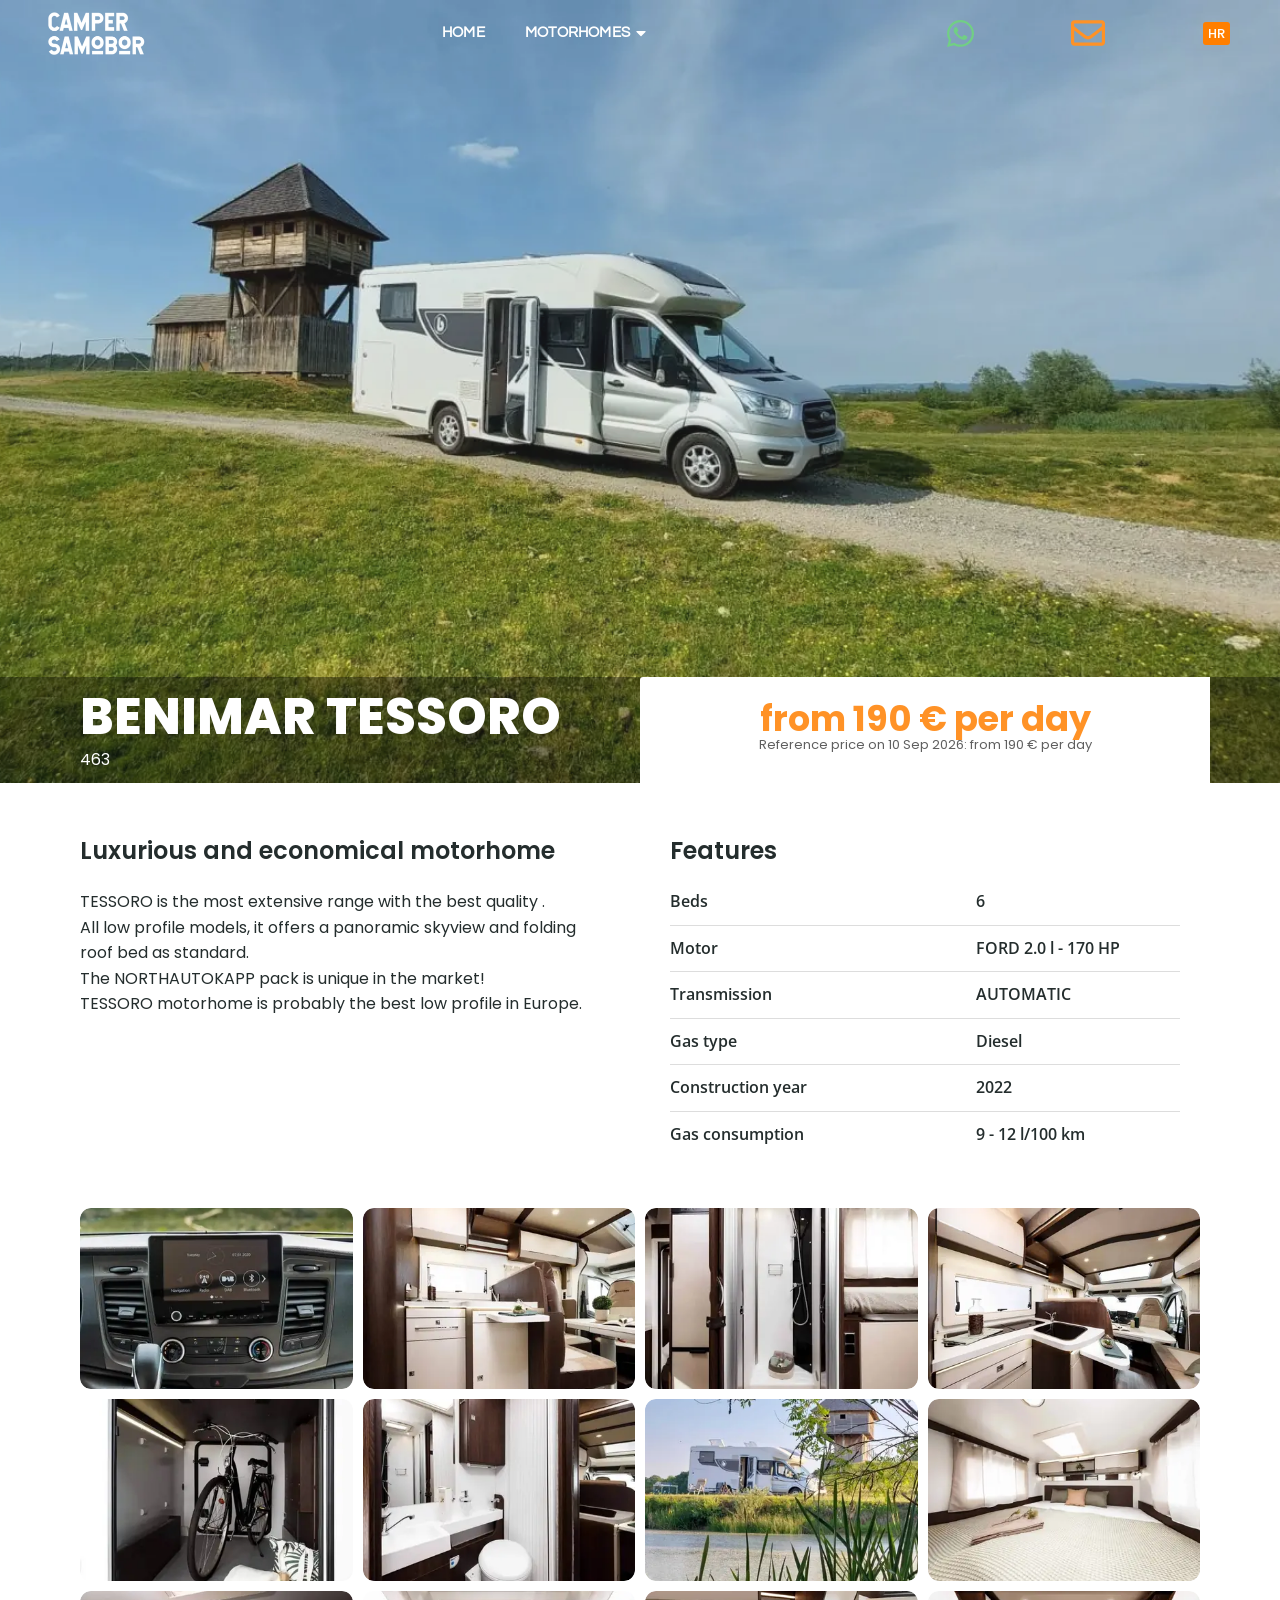
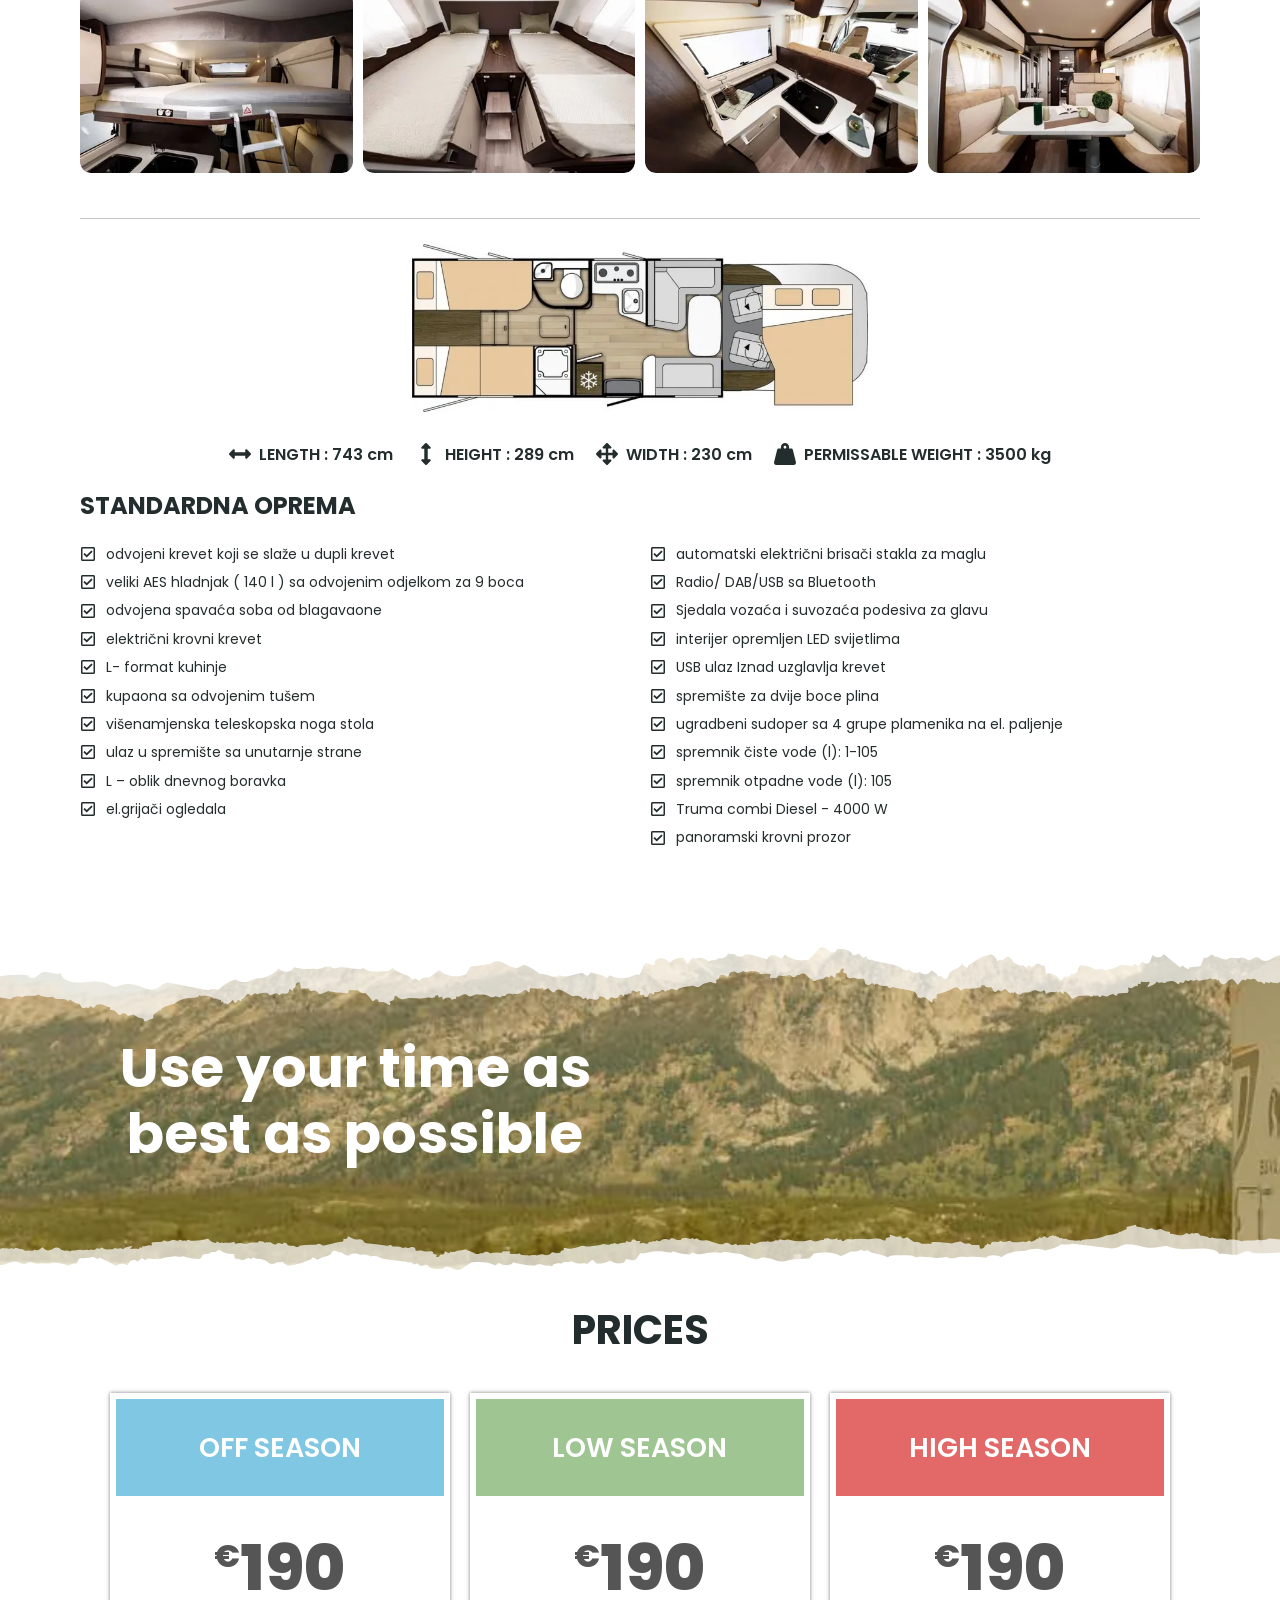
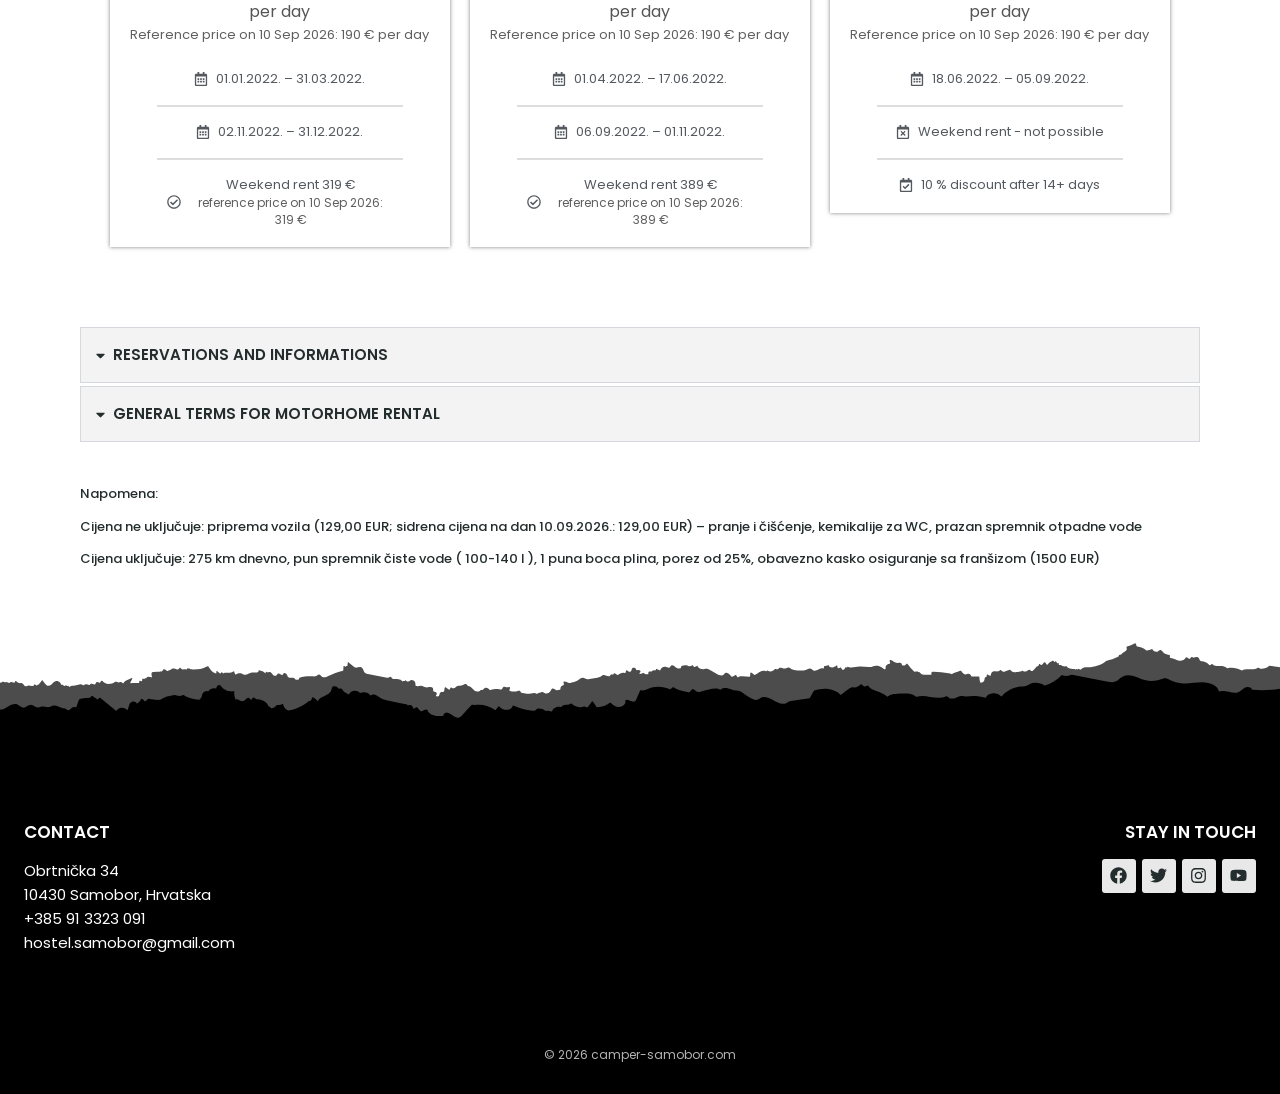
<file: en/benimar-tessoro.html>
<!DOCTYPE html>
<html lang="en-US">
<head>
  <meta charset="UTF-8">
  <meta name="viewport" content="width=device-width, initial-scale=1">
  <link rel="icon" href="data:,">
  <title>RENT A MOTORHOME | BENIMAR TESSORO | camper-samobor.com</title>
  <meta name="description" content="BENIMAR TESSORO 463 – from 190 € per day. Luxurious and economical motorhome.">
  <link rel="preload" as="image" href="../images/benimar-tessoro/12-mobile.webp" media="(max-width: 800px) and (orientation: portrait)" fetchpriority="high">
  <link rel="preload" as="image" href="../images/benimar-tessoro/12.webp" media="not all and (max-width: 800px) and (orientation: portrait)" fetchpriority="high">
  <style>.d-hero{background-image:url("../images/benimar-tessoro/12.webp")}@media (max-width: 800px) and (orientation: portrait){.d-hero{background-image:url("../images/benimar-tessoro/12-mobile.webp")}}</style>
  <link rel="preload" href="../fonts/poppins-400-latin.woff2" as="font" type="font/woff2" crossorigin>
  <link rel="preload" href="../fonts/poppins-500-latin.woff2" as="font" type="font/woff2" crossorigin>
  <link rel="preload" href="../fonts/poppins-800-latin.woff2" as="font" type="font/woff2" crossorigin>
  <link rel="stylesheet" href="../css/style.css?v=5">
</head>
<body class="no-js">

<!-- Reusable SVG symbols -->
<svg width="0" height="0" style="position:absolute" aria-hidden="true">
  <defs>
    <symbol id="ico-whatsapp" viewBox="0 0 448 512"><path d="M380.9 97.1C339 55.1 283.2 32 223.9 32c-122.4 0-222 99.6-222 222 0 39.1 10.2 77.3 29.6 111L0 480l117.7-30.9c32.4 17.7 68.9 27 106.1 27h.1c122.3 0 224.1-99.6 224.1-222 0-59.3-25.2-115-67.1-157zm-157 341.6c-33.2 0-65.7-8.9-94-25.7l-6.7-4-69.8 18.3L72 359.2l-4.4-7c-18.5-29.4-28.2-63.3-28.2-98.2 0-101.7 82.8-184.5 184.6-184.5 49.3 0 95.6 19.2 130.4 54.1 34.8 34.9 56.2 81.2 56.1 130.5 0 101.8-84.9 184.6-186.6 184.6zm101.2-138.2c-5.5-2.8-32.8-16.2-37.9-18-5.1-1.9-8.8-2.8-12.5 2.8-3.7 5.6-14.3 18-17.6 21.8-3.2 3.7-6.5 4.2-12 1.4-32.6-16.3-54-29.1-75.5-66-5.7-9.8 5.7-9.1 16.3-30.3 1.8-3.7.9-6.9-.5-9.7-1.4-2.8-12.5-30.1-17.1-41.2-4.5-10.8-9.1-9.3-12.5-9.5-3.2-.2-6.9-.2-10.6-.2-3.7 0-9.7 1.4-14.8 6.9-5.1 5.6-19.4 19-19.4 46.3 0 27.3 19.9 53.7 22.6 57.4 2.8 3.7 39.1 59.7 94.8 83.8 35.2 15.2 49 16.5 66.6 13.9 10.7-1.6 32.8-13.4 37.4-26.4 4.6-13 4.6-24.1 3.2-26.4-1.3-2.5-5-3.9-10.5-6.6z"/></symbol>
    <symbol id="ico-envelope-o" viewBox="0 0 512 512"><path d="M464 64H48C21.49 64 0 85.49 0 112v288c0 26.51 21.49 48 48 48h416c26.51 0 48-21.49 48-48V112c0-26.51-21.49-48-48-48zm0 48v40.805c-22.422 18.259-58.168 46.651-134.587 106.49-16.841 13.247-50.201 45.072-73.413 44.701-23.208.375-56.579-31.459-73.413-44.701C106.18 199.465 70.425 171.067 48 152.805V112h416zM48 400V214.398c22.914 18.251 55.409 43.862 104.938 82.646 21.857 17.205 60.134 55.186 103.062 54.955 42.717.231 80.509-37.199 103.053-54.947 49.528-38.783 82.032-64.401 104.947-82.653V400H48z"/></symbol>
    <symbol id="ico-caret-down" viewBox="0 0 320 512"><path d="M31.3 192h257.3c17.8 0 26.7 21.5 14.1 34.1L174.1 354.8c-7.8 7.8-20.5 7.8-28.3 0L17.2 226.1C4.6 213.5 13.5 192 31.3 192z"/></symbol>
    <symbol id="ico-caret-up" viewBox="0 0 320 512"><path d="M288.662 352H31.338c-17.818 0-26.741-21.543-14.142-34.142l128.662-128.662c7.81-7.81 20.474-7.81 28.284 0l128.662 128.662c12.6 12.599 3.676 34.142-14.142 34.142z"/></symbol>
    <symbol id="ico-facebook" viewBox="0 0 512 512"><path d="M504 256C504 119 393 8 256 8S8 119 8 256c0 123.78 90.69 226.38 209.25 245V327.69h-63V256h63v-54.64c0-62.15 37-96.48 93.67-96.48 27.14 0 55.52 4.84 55.52 4.84v61h-31.28c-30.8 0-40.41 19.12-40.41 38.73V256h68.78l-11 71.69h-57.78V501C413.31 482.38 504 379.78 504 256z"/></symbol>
    <symbol id="ico-twitter" viewBox="0 0 512 512"><path d="M459.37 151.716c.325 4.548.325 9.097.325 13.645 0 138.72-105.583 298.558-298.558 298.558-59.452 0-114.68-17.219-161.137-47.106 8.447.974 16.568 1.299 25.34 1.299 49.055 0 94.213-16.568 130.274-44.832-46.132-.975-84.792-31.188-98.112-72.772 6.498.974 12.995 1.624 19.818 1.624 9.421 0 18.843-1.3 27.614-3.573-48.081-9.747-84.143-51.98-84.143-102.985v-1.299c13.969 7.797 30.214 12.67 47.431 13.319-28.264-18.843-46.781-51.005-46.781-87.391 0-19.492 5.197-37.36 14.294-52.954 51.655 63.675 129.3 105.258 216.365 109.807-1.624-7.797-2.599-15.918-2.599-24.04 0-57.828 46.782-104.934 104.934-104.934 30.213 0 57.502 12.67 76.67 33.137 23.715-4.548 46.456-13.32 66.599-25.34-7.798 24.366-24.366 44.833-46.132 57.827 21.117-2.273 41.584-8.122 60.426-16.243-14.292 20.791-32.161 39.308-52.628 54.253z"/></symbol>
    <symbol id="ico-instagram" viewBox="0 0 448 512"><path d="M224.1 141c-63.6 0-114.9 51.3-114.9 114.9s51.3 114.9 114.9 114.9S339 319.5 339 255.9 287.7 141 224.1 141zm0 189.6c-41.1 0-74.7-33.5-74.7-74.7s33.5-74.7 74.7-74.7 74.7 33.5 74.7 74.7-33.6 74.7-74.7 74.7zm146.4-194.3c0 14.9-12 26.8-26.8 26.8-14.9 0-26.8-12-26.8-26.8s12-26.8 26.8-26.8 26.8 12 26.8 26.8zm76.1 27.2c-1.7-35.9-9.9-67.7-36.2-93.9-26.2-26.2-58-34.4-93.9-36.2-37-2.1-147.9-2.1-184.9 0-35.8 1.7-67.6 9.9-93.9 36.1s-34.4 58-36.2 93.9c-2.1 37-2.1 147.9 0 184.9 1.7 35.9 9.9 67.7 36.2 93.9s58 34.4 93.9 36.2c37 2.1 147.9 2.1 184.9 0 35.9-1.7 67.7-9.9 93.9-36.2 26.2-26.2 34.4-58 36.2-93.9 2.1-37 2.1-147.8 0-184.8zM398.8 388c-7.8 19.6-22.9 34.7-42.6 42.6-29.5 11.7-99.5 9-132.1 9s-102.7 2.6-132.1-9c-19.6-7.8-34.7-22.9-42.6-42.6-11.7-29.5-9-99.5-9-132.1s-2.6-102.7 9-132.1c7.8-19.6 22.9-34.7 42.6-42.6 29.5-11.7 99.5-9 132.1-9s102.7-2.6 132.1 9c19.6 7.8 34.7 22.9 42.6 42.6 11.7 29.5 9 99.5 9 132.1s2.7 102.7-9 132.1z"/></symbol>
    <symbol id="ico-youtube" viewBox="0 0 576 512"><path d="M549.655 124.083c-6.281-23.65-24.787-42.276-48.284-48.597C458.781 64 288 64 288 64S117.22 64 74.629 75.486c-23.497 6.322-42.003 24.947-48.284 48.597-11.412 42.867-11.412 132.305-11.412 132.305s0 89.438 11.412 132.305c6.281 23.65 24.787 41.5 48.284 47.821C117.22 448 288 448 288 448s170.78 0 213.371-11.486c23.497-6.321 42.003-24.171 48.284-47.821 11.412-42.867 11.412-132.305 11.412-132.305s0-89.438-11.412-132.305zm-317.51 213.508V175.185l142.739 81.205-142.739 81.201z"/></symbol>
    <symbol id="ico-arrow-up" viewBox="0 0 448 512"><path d="M34.9 289.5l-22.2-22.2c-9.4-9.4-9.4-24.6 0-33.9L207 39c9.4-9.4 24.6-9.4 33.9 0l194.3 194.3c9.4 9.4 9.4 24.6 0 33.9L413 289.4c-9.5 9.5-25 9.3-34.3-.4L264 168.6V456c0 13.3-10.7 24-24 24h-32c-13.3 0-24-10.7-24-24V168.6L69.2 289.1c-9.3 9.8-24.8 10-34.3.4z"/></symbol>
    <symbol id="ico-arrows-alt-h" viewBox="0 0 512 512"><path d="M377.941 169.941V216H134.059v-46.059c0-21.382-25.851-32.09-40.971-16.971L7.029 239.029c-9.373 9.373-9.373 24.568 0 33.941l86.059 86.059c15.119 15.119 40.971 4.411 40.971-16.971V296h243.882v46.059c0 21.382 25.851 32.09 40.971 16.971l86.059-86.059c9.373-9.373 9.373-24.568 0-33.941l-86.059-86.059c-15.119-15.12-40.971-4.412-40.971 16.97z"/></symbol>
    <symbol id="ico-arrows-alt-v" viewBox="0 0 256 512"><path d="M214.059 377.941H168V134.059h46.059c21.382 0 32.09-25.851 16.971-40.971L144.971 7.029c-9.373-9.373-24.568-9.373-33.941 0L24.971 93.088c-15.119 15.119-4.411 40.971 16.971 40.971H88v243.882H41.941c-21.382 0-32.09 25.851-16.971 40.971l86.059 86.059c9.373 9.373 24.568 9.373 33.941 0l86.059-86.059c15.12-15.119 4.412-40.971-16.97-40.971z"/></symbol>
    <symbol id="ico-arrows-alt" viewBox="0 0 512 512"><path d="M352.201 425.775l-79.196 79.196c-9.373 9.373-24.568 9.373-33.941 0l-79.196-79.196c-15.119-15.119-4.411-40.971 16.971-40.97h51.162L228 284H127.196v51.162c0 21.382-25.851 32.09-40.971 16.971L7.029 272.937c-9.373-9.373-9.373-24.569 0-33.941L86.225 159.8c15.119-15.119 40.971-4.411 40.971 16.971V228H228V127.196h-51.23c-21.382 0-32.09-25.851-16.971-40.971l79.196-79.196c9.373-9.373 24.568-9.373 33.941 0l79.196 79.196c15.119 15.119 4.411 40.971-16.971 40.971h-51.162V228h100.804v-51.162c0-21.382 25.851-32.09 40.97-16.971l79.196 79.196c9.373 9.373 9.373 24.569 0 33.941L425.773 352.2c-15.119 15.119-40.971 4.411-40.97-16.971V284H284v100.804h51.23c21.382 0 32.09 25.851 16.971 40.971z"/></symbol>
    <symbol id="ico-weight-hanging" viewBox="0 0 512 512"><path d="M510.28 445.86l-73.03-292.13c-3.8-15.19-16.44-25.72-30.87-25.72h-60.25c3.57-10.05 5.88-20.72 5.88-32 0-53.02-42.98-96-96-96s-96 42.98-96 96c0 11.28 2.3 21.95 5.88 32h-60.25c-14.43 0-27.08 10.54-30.87 25.72L1.72 445.86C-6.61 479.17 16.38 512 48.03 512h415.95c31.64 0 54.63-32.83 46.3-66.14zM256 128c-17.64 0-32-14.36-32-32s14.36-32 32-32 32 14.36 32 32-14.36 32-32 32z"/></symbol>
    <symbol id="ico-calendar-alt" viewBox="0 0 448 512"><path d="M148 288h-40c-6.6 0-12-5.4-12-12v-40c0-6.6 5.4-12 12-12h40c6.6 0 12 5.4 12 12v40c0 6.6-5.4 12-12 12zm108-12v-40c0-6.6-5.4-12-12-12h-40c-6.6 0-12 5.4-12 12v40c0 6.6 5.4 12 12 12h40c6.6 0 12-5.4 12-12zm96 0v-40c0-6.6-5.4-12-12-12h-40c-6.6 0-12 5.4-12 12v40c0 6.6 5.4 12 12 12h40c6.6 0 12-5.4 12-12zm-96 96v-40c0-6.6-5.4-12-12-12h-40c-6.6 0-12 5.4-12 12v40c0 6.6 5.4 12 12 12h40c6.6 0 12-5.4 12-12zm-96 0v-40c0-6.6-5.4-12-12-12h-40c-6.6 0-12 5.4-12 12v40c0 6.6 5.4 12 12 12h40c6.6 0 12-5.4 12-12zm192 0v-40c0-6.6-5.4-12-12-12h-40c-6.6 0-12 5.4-12 12v40c0 6.6 5.4 12 12 12h40c6.6 0 12-5.4 12-12zm96-260v352c0 26.5-21.5 48-48 48H48c-26.5 0-48-21.5-48-48V112c0-26.5 21.5-48 48-48h48V12c0-6.6 5.4-12 12-12h40c6.6 0 12 5.4 12 12v52h128V12c0-6.6 5.4-12 12-12h40c6.6 0 12 5.4 12 12v52h48c26.5 0 48 21.5 48 48zm-48 346V160H48v298c0 3.3 2.7 6 6 6h340c3.3 0 6-2.7 6-6z"/></symbol>
    <symbol id="ico-check-circle" viewBox="0 0 512 512"><path d="M256 8C119.033 8 8 119.033 8 256s111.033 248 248 248 248-111.033 248-248S392.967 8 256 8zm0 48c110.532 0 200 89.451 200 200 0 110.532-89.451 200-200 200-110.532 0-200-89.451-200-200 0-110.532 89.451-200 200-200m140.204 130.267l-22.536-22.718c-4.667-4.705-12.265-4.736-16.97-.068L215.346 303.697l-59.792-60.277c-4.667-4.705-12.265-4.736-16.97-.069l-22.719 22.536c-4.705 4.667-4.736 12.265-.068 16.971l90.781 91.516c4.667 4.705 12.265 4.736 16.97.068l172.589-171.204c4.704-4.668 4.734-12.266.067-16.971z"/></symbol>
    <symbol id="ico-calendar-times" viewBox="0 0 448 512"><path d="M311.7 374.7l-17 17c-4.7 4.7-12.3 4.7-17 0L224 337.9l-53.7 53.7c-4.7 4.7-12.3 4.7-17 0l-17-17c-4.7-4.7-4.7-12.3 0-17l53.7-53.7-53.7-53.7c-4.7-4.7-4.7-12.3 0-17l17-17c4.7-4.7 12.3-4.7 17 0l53.7 53.7 53.7-53.7c4.7-4.7 12.3-4.7 17 0l17 17c4.7 4.7 4.7 12.3 0 17L257.9 304l53.7 53.7c4.8 4.7 4.8 12.3.1 17zM448 112v352c0 26.5-21.5 48-48 48H48c-26.5 0-48-21.5-48-48V112c0-26.5 21.5-48 48-48h48V12c0-6.6 5.4-12 12-12h40c6.6 0 12 5.4 12 12v52h128V12c0-6.6 5.4-12 12-12h40c6.6 0 12 5.4 12 12v52h48c26.5 0 48 21.5 48 48zm-48 346V160H48v298c0 3.3 2.7 6 6 6h340c3.3 0 6-2.7 6-6z"/></symbol>
    <symbol id="ico-calendar-check" viewBox="0 0 448 512"><path d="M400 64h-48V12c0-6.627-5.373-12-12-12h-40c-6.627 0-12 5.373-12 12v52H160V12c0-6.627-5.373-12-12-12h-40c-6.627 0-12 5.373-12 12v52H48C21.49 64 0 85.49 0 112v352c0 26.51 21.49 48 48 48h352c26.51 0 48-21.49 48-48V112c0-26.51-21.49-48-48-48zm-6 400H54a6 6 0 0 1-6-6V160h352v298a6 6 0 0 1-6 6zm-52.849-200.65L198.842 404.519c-4.705 4.667-12.303 4.637-16.971-.068l-75.091-75.699c-4.667-4.705-4.637-12.303.068-16.971l22.719-22.536c4.705-4.667 12.303-4.637 16.97.069l44.104 44.461 111.072-110.181c4.705-4.667 12.303-4.637 16.971.068l22.536 22.718c4.667 4.705 4.636 12.303-.069 16.97z"/></symbol>
    <symbol id="ico-check-square" viewBox="0 0 448 512"><path d="M400 32H48C21.49 32 0 53.49 0 80v352c0 26.51 21.49 48 48 48h352c26.51 0 48-21.49 48-48V80c0-26.51-21.49-48-48-48zm0 400H48V80h352v352zm-35.864-241.724L191.547 361.48c-4.705 4.667-12.303 4.637-16.97-.068l-90.781-91.516c-4.667-4.705-4.637-12.303.069-16.971l22.719-22.536c4.705-4.667 12.303-4.637 16.97.069l59.792 60.277 141.352-140.216c4.705-4.667 12.303-4.637 16.97.068l22.536 22.718c4.667 4.706 4.637 12.304-.068 16.971z"/></symbol>
    <symbol id="ico-chevron-left" viewBox="0 0 320 512"><path d="M34.52 239.03L228.87 44.69c9.37-9.37 24.57-9.37 33.94 0l22.67 22.67c9.36 9.36 9.37 24.52.04 33.9L131.49 256l154.02 154.75c9.34 9.38 9.32 24.54-.04 33.9l-22.67 22.67c-9.37 9.37-24.57 9.37-33.94 0L34.52 272.97c-9.37-9.37-9.37-24.57 0-33.94z"/></symbol>
    <symbol id="ico-chevron-right" viewBox="0 0 320 512"><path d="M285.476 272.971L91.132 467.314c-9.373 9.373-24.569 9.373-33.941 0l-22.667-22.667c-9.357-9.357-9.375-24.522-.04-33.901L188.505 256 34.484 101.255c-9.335-9.379-9.317-24.544.04-33.901l22.667-22.667c9.373-9.373 24.569-9.373 33.941 0L285.475 239.03c9.373 9.372 9.373 24.568.001 33.941z"/></symbol>
    <symbol id="ico-times" viewBox="0 0 352 512"><path d="M242.72 256l100.07-100.07c12.28-12.28 12.28-32.19 0-44.48l-22.24-22.24c-12.28-12.28-32.19-12.28-44.48 0L176 189.28 75.93 89.21c-12.28-12.28-32.19-12.28-44.48 0L9.21 111.45c-12.28 12.28-12.28 32.19 0 44.48L109.28 256 9.21 356.07c-12.28 12.28-12.28 32.19 0 44.48l22.24 22.24c12.28 12.28 32.2 12.28 44.48 0L176 322.72l100.07 100.07c12.28 12.28 32.2 12.28 44.48 0l22.24-22.24c12.28-12.28 12.28-32.19 0-44.48L242.72 256z"/></symbol>
    <g id="torn"><path opacity="0.7" d="M0.1,197.8c12.1,1.7,23,3.5,33.8,5.3c0.9,0.1,1.9-0.1,2.6-0.8 c6.5-6.2,17.2-9.5,27.2-8.2c0.3,0,0.7,0.1,1,0.3c1.6,0.7,3.1,1.5,4.7,2.2c1,0.5,2.3,0.3,3.2-0.4c11.5-8.5,35.2,1,46.8-7.3 c1-0.7,2.3-0.7,3.3-0.1c11.8,7.4,28.3,10.1,42.8,6.8c1.2-0.3,2.4,0.3,3.2,1.3c3.7,5.1,13.4,6,21.3,5.7c7.7-0.3,17.2,0.1,21.6,4.7 c1,1.1,2.7,1.2,3.9,0.4c1.2-0.8,2.3-1.6,3.5-2.3c1.3-0.9,3-0.6,4,0.5c4.7,5.6,12.2,9.6,20.5,10.9c2.4,0.4,4.9,0.6,6.7,1.9 c2.7,1.9,2.6,5.3,4.2,7.9c2.6,4.2,10.5,4.9,14.8,2c1-0.7,2.4-0.7,3.4,0.1c0.6,0.4,1.1,0.8,1.7,1.2c1.3,0.9,3,0.7,4.1-0.5 c1.1-1.2,2.1-2.4,3.2-3.6c1-1.2,2.7-1.4,4-0.5c1.9,1.3,3.9,2.6,5.9,3.9c1.5,1,3.6,0.5,4.4-1.2c2.9-5.9,11-10.1,18.9-9.2 c9.7,1.1,18.7,8.6,27.4,8.8c2.3,0.1,3.8,2.6,2.6,4.6c0,0,0,0.1-0.1,0.1c-1.2,2,0.3,4.5,2.6,4.6c7.7,0.2,15.3,3.5,19.3,8.8 c2.2,2.9,4.9,7,9.1,6.3c2.4-0.4,3.9-2.2,5.7-3.5c5.5-3.7,14.8-0.6,16.8,4.5c0.6,1.5,2.2,2.3,3.7,1.9c4.8-1.4,9.7-2.8,14.6-4.1 c1-0.3,2.1,0,2.8,0.7c6.8,6.2,16.7,10.4,27.1,11.3c1.3,0.1,2.3,1,2.7,2.3c0.5,1.8,0.9,3.6,1.4,5.4c0.5,1.9,2.6,2.9,4.4,2 c7.3-3.8,15.1-6.9,23.1-9.4c1.8-0.6,2.7-2.7,1.8-4.3c-1.6-3-0.3-7.6,2.9-10.1c4.2-3.5,10.1-5.7,13.2-9.7c0.6-0.8,1.4-1.2,2.4-1.3 c0.8,0,1.6,0,2.4-0.1c1.2,0,2.2-0.7,2.7-1.8c0.5-1.2,1.1-2.3,1.6-3.5c0.3-0.6,0.8-1.1,1.4-1.4c11.4-5.8,24-10.1,37.2-12.6 c14.5-12.2,35.4-19.5,56.5-19.7c2.7-0.1,5.4,0.1,8-0.4c2.7-0.5,5.2-1.5,7.8-2.3c2.7-0.8,4.7-3.1,6.8-4.6c0.6-0.4,1.2-0.8,2-0.7 c1.7,0.2,1.8,2.5,3.4,2.8c1.8,0.2,3-2.4,4.7-1.8c0.6,0.2,1,0.9,1.6,1.1c1.6,0.6,3-1.8,4.8-1.5c0.6,0.1,1.1,0.6,1.6,0.9 c0.7,0.4,1.6,0.5,2.5,0.6c2.9,0.4,5.9,0.8,8.8,1.2c2.9,0.4,6,0.8,8.6,2c2.1,1,3.8,2.5,4.5,4.3c0.3,0.8,1,1.3,1.8,1.2 c4.4-0.6,8.9-0.2,13.1,1.1c-0.3,0.1-0.5,0.3-0.3,0.6c0.4,0.4,1.3,0.3,1.9,0.1c0.6-0.1,1.6,0,1.7,0.5c-0.8,0.3-1.6,0.8-2.1,1.4 c2.6,0.3,5.3,0.4,7.9,0.4c1.1,0,1.9,1.1,1.6,2.2c-0.2,0.7-0.3,1.4-0.3,2.1c0,1.4,1.8,2.2,2.8,1.2c0,0,0,0,0,0 c0.7-0.7,1.9-0.6,2.5,0.2c1.2,1.6,2.4,3.2,3.6,4.9c0.7,1.1,2.3,1,2.9-0.2c0-0.1,0.1-0.1,0.1-0.2c0.5-1,2-1.2,2.7-0.3 c0.9,1,1.9,2.1,2.8,3.1c0.7,0.7,1.8,0.7,2.5-0.1c2.4-2.6,8-3.4,10.7-6.1c2-2,2.5-5.1,5.4-6.1c0.3-0.1,0.7-0.2,1.1-0.1 c0.4,0.1,0.7,0.4,0.9,0.8c1.3,1.9,2.5,3.7,3.8,5.6c0.5,0.7,1,1.5,1.9,1.7c1.5,0.3,2.8-0.8,3.7-1.8c1.6-1.9,3.1-3.7,4.7-5.6 c0.5-0.6,1-1.2,1.9-1.5c2.4-0.7,3.8,1.9,5.9,3c0.8,0.4,1.8,0.1,2.2-0.7c0.5-0.9,0.6-2,1-3c0.4-1.4,1.6-3.1,3.4-3 c0.7,0,1.3,0.3,2,0.2c0.4-0.1,0.8-0.4,0.8-0.8c0-0.4,0-0.8,0.3-1.1c2.8-3.3,5.7-5.8,8.6-9.2c1.9-2.4,5.2-5,8.3-3.8 c1.9,0.8,2.7,2.9,4.7,3.6c3.3,1.2,6.2-2.1,8.9-4c3.2-2.3,9.3-2.2,11.4,0.5c0.5,0.7,1.4,0.7,2.2,0.3c4.1-2.4,9.3-3.2,14.4-3.8 c4.6-0.5,9.3-0.9,13.8,0.1c3.8,0.9,7.4,3.1,8.7,6.1c0.4,0.8,1.2,1.2,2.1,0.9c5.1-1.7,10.2-3.5,15.4-5.3c1.4-0.5,3-1,4.6-0.9 c3.8,0.4,5.7,4.3,8.9,5.6c0.9,0.3,1.8-0.1,2.2-1c0.9-2.4,5.1-3.8,8.6-3.7c4.1,0.1,8.4,1.3,12.2,0.1c5.5-1.7,7-7,7.3-11.8 c0.1-1,1-1.7,2-1.5c3.1,0.7,6,2,8.3,3.8c1.1,0.8,2.6,0.1,2.7-1.3c0.1-1.3,0-2.6-0.3-3.8c-0.2-0.9,0.4-1.9,1.4-2 c2.1-0.2,4.2-1.8,4.9-3.6c1-2.3,0.7-4.9,1.4-7.2c1.3-4,5.9-7.2,11-7.7c0.8-0.1,1.5,0.4,1.8,1.1c1.7,5.3,2.6,10.8,2.5,16.3 c0,0.9,0.7,1.7,1.6,1.7c7.3,0.4,14.7,0.5,22,0.2c0.7,0,1.3,0.3,1.5,0.9c1.9,3.8,5,7.8,9.8,7.4c2.1-0.2,3.9-1.2,6-1.6 c6.2-1.1,11.2,3.8,14,8.3c0.8,1.3,1.9,2.8,3.6,3c1.1,0.2,2.3-0.2,3.4-0.6c3.8-1.3,7.5-2.7,11.3-4c4.6-1.6,8.1-3.6,12.1-5.8 c0.5-0.3,1.2-0.3,1.7,0c2.5,1.6,5.9,2.2,9,2.6c15.2,2.1,30.5,3.6,45.8,4.5c2.1,0.1,4.4,0.1,6.1-0.9c2.1-1.3,2-3.6,1.3-5.8 c-0.4-1.1,0.4-2.2,1.6-2.2c7.5-0.2,15.1-0.2,22.6-0.1c2.1,0,4.4,0.1,6.2,1c1.8,0.9,2.9,2.5,4.3,3.9c3.9,3.9,10.8,5.5,16.7,4.2 c1-0.2,2.1,0.1,2.8,0.8c7.5,7.1,14.1,14.7,19.8,22.8c1.3,1.9,4.1,1.9,5.3-0.1c0.7-1.2,1.6-2.2,2.9-3c2.9-2,8.2-1.9,9.7,0.9 c0.8,1.5,0.4,3.2,1.3,4.6c2.4,3.4,8.8,1.2,13.8,1.4c7.6,0.3,13,7.4,19.5,9.4c2.6,0.8,4.9-1.9,3.8-4.3c-0.4-0.9-0.9-1.7-1.3-2.6 c-1.1-1.9,0.1-4.3,2.2-4.7c3.6-0.6,7-2.2,9.2-4.6c2.2-2.5,3.1-5.8,2.4-8.9c-0.5-2.5,1.8-4.6,4.2-3.7c3.1,1.2,6,3.8,8.6,5.8 c4.9,3.7,11.9,5.4,18.5,4.6c4.7-0.6,9-2.3,13.6-3.2c12-2.2,24.4,1.9,36.6,1.2c13-0.7,27.8-6.3,37.9,0.2c-1.5-0.8-0.4-3,1.5-3.3 c1.1-0.2,2.1,0,3.2,0.4c0.9,0.3,1.8-0.3,1.9-1.2c0.6-3.3,4.2-6.3,8.3-6.6c0.7-0.1,1.3,0.4,1.5,1.1c0.5,2,1.7,4,3.2,5.7 c0.5,0.5,1.2,0.6,1.8,0.3c2.2-1.2,4.9-1.8,7.5-1.8c0.9,0,1.5,0.7,1.5,1.6c-0.1,2.1,0.2,4.2,1.1,6.1c0.4,0.9,1.6,1.1,2.3,0.5 c3.5-3.1,8.1-5.6,13.3-5.8c4.9-0.2,9.9,2.6,11,6.2c0.3,0.9,1.4,1.3,2.2,0.8c2.8-1.9,6.6-2.8,10.2-2.5c0.8,0.1,1.5-0.5,1.6-1.2 c0.3-1.8,0.5-3.5,0.8-5.3c0.1-0.9,1.1-1.5,2-1.2c4.7,1.7,10.7-1.1,15.1-3.7c5-2.9,12.6-5.6,16.7-1.8c2.9,2.6,7.4,6.2,11.6,5.2 c4.2-1.1,7.5-3.5,11.5-4.9c5.4-1.8,11.4-1.6,17.2-1.4c9.6,0.4,19.7,0.9,27.7,5.1c3.6,1.9,7.4,4.6,11.6,3.9c2.7-0.5,4.8-2.3,7.4-2.8 c3.3-0.7,6.6,0.8,9.7,1.9s7.4,1.5,9.4-0.7c0.9-0.9,1.3-2.2,2.4-2.8c2.6-1.6,6.3,0.8,9.5,0.2c2.8-0.6,3.9-3.2,5.8-5 c4.6-4.2,12.7-2.3,19.2,0.3c0.9,0.4,2-0.3,2-1.3c0,0,0,0,0,0c0.1-1.1,1.2-1.7,2.1-1.2c4.9,2.7,12.6,1.2,17.9-1.7 c5.8-3.2,10.5-7.7,17-9.7c0.5-0.2,1.1,0,1.5,0.4c2.7,2.8,5.9,5.3,9.6,7.2c1,0.5,2.1-0.2,2.2-1.3c0.1-3.4,0.4-6.9,1-10.4 c0.1-0.7,0.8-1.3,1.6-1.2c7.5,0.5,14.9,0.9,22.3,1.3c4.7,0.3,10.4,0.1,13.1-2.7c0.5-0.6,1.4-0.7,2-0.2c2.1,1.7,1.7,5.8,4.8,6.4 c1.3,0.3,2.7-0.3,3.9-0.9c2.8-1.3,5.7-2.6,8.6-4c0.7-0.3,1.5-0.1,1.8,0.5c2.4,3.9,6,7.4,10.2,10c2,1.3,4.7,2.5,7.1,1.8 c3.1-0.8,4.1-3.8,6.2-5.8c2.8-2.5,7.6-3.1,11.7-2.2c4,0.9,7.6,2.9,11,4.8c7.2,4.2,14.4,8.3,21.6,12.4c3.8,2.2,8.7,4.5,13,3 c9.1-3.2,21.1,0.9,24.4,8.3c0.3,0.8,1.2,1.2,2,0.8c2.5-1.2,5-2.4,7.4-3.5c0.6-0.3,1.3-0.1,1.8,0.4c1.2,1.4,2.1,2.9,2.8,4.4 c0.4,0.8,1.4,1.2,2.2,0.7c2.8-1.8,6-3.5,9.6-3.1c2.2,0.3,4.1,1.3,6.1,2.1c5,1.9,11.1,1.7,16-0.4c2.7-1.1,4.9-4.1,3.9-6 c-0.4-0.8,0.2-1.8,1.1-2c5.1-1.2,11-0.2,14.9,2.7c2.2,1.6,3.8,3.6,6.1,5.1c2.3,1.4,5.8,2.2,8.1,0.7c2.5-1.5,2.6-4.8,5.2-6.2 c3.8-2,8.2,1.5,12.6,2.4c4,0.8,8.2-0.8,11.1-3.2c2.4-2.1,4-4.7,5.4-7.3c0.4-0.7,1.2-0.9,1.9-0.6c3.8,1.6,7.6,3.3,11.4,5 c0-1.6,0.1-3.2,0.2-4.8c3.2-0.1,6.4-0.2,9.7-0.3c1.1,0,2-0.7,2.3-1.8c0,0,0,0,0,0c0.4-1.2,1.6-1.9,2.9-1.7c2.2,0.4,4.4,0.6,6.3-0.2 c1.9-0.7,2.8-2.9,2.1-4.3c-0.6-1.2-0.2-2.7,1-3.3c1.8-1,4-1.3,6.3-0.9c2.6,0.4,4.8,1.7,6.1,3.4c0.8,1.1,2.2,1.3,3.4,0.7 c2-1.2,4.3-2.1,6.7-2.7c1.2-0.3,2.7-0.5,3.7,0.2c2.4,1.7-1.8,4.3-2.6,6.8c-0.8,2.3,2,4.7,5,5.1c1.9,0.2,3.7,0,5.6-0.5 c1.5-0.4,2.9,0.6,3.2,2c0.3,1.6,1.1,3,2.6,4.1c2.3,1.8,6.5,2.1,8.8,0.2c3.8-3.1,1.3-10,6.4-11.5c3.8-1.1,6.7,2.3,10.1,4.3 c1.5,0.9,3.5,0,3.8-1.7c0.2-1.2,0.3-2.5,0.3-3.7c0-1.6,1.5-2.8,3.1-2.5c5.3,1.1,11.3,0.2,15.6-2.7c2.2-1.5,4.5-3.7,7.3-3.4 c3.7,0.3,6.1,4.5,9.3,5c1.1,0.2,2.2-0.5,2.6-1.6c0.1-0.2,0.2-0.5,0.3-0.7c0.4-1.3,1.7-2,3-1.7c2.6,0.6,5.3,0.6,6.7-1 c0.6-0.7,0.8-1.6,1.3-2.4c2-2.9,7.6-2.1,11.3-0.5s8.1,3.6,11.7,1.9c1.2-0.6,2.1-1.5,3.1-2.3c4.6-3.8,11.6-5.1,18.2-6.1 c6.5-1,12.9-2.1,19.4-3.1c3.6-0.6,7.3-1.1,10.8-0.2c3.3,0.9,6.1,3.1,9.6,3.5c5.8,0.6,10.1-3.7,14.5-6.8c6.5-4.5,15-6.5,23.2-8.5 c1.8-0.4,3.7-0.9,5.6-0.6c2.2,0.3,4,1.5,6,2.4c2.7,1.2,5.9,1.9,9,1.8c1.6,0,2.8-1.6,2.4-3.2c-0.5-1.9-1.9-4-1.1-5.9 c0.8-1.9,3.5-2.7,5.6-3.8c3.7-2.1,5.6-6,5-9.5c-0.2-1.4,0.7-2.7,2.1-2.9c2.8-0.4,5.5-0.9,8.3-1.2c4.6-0.7,10.8,6.6,15,5 c1.9-0.6,2.6-2.4,3.3-4c1.5-3.4,3.7-6.7,7.2-8.9c3.6-2.2,8.5-3.1,12.6-1.7c2.8,1,4.9,3,7.8,3.8c2.1,0.6,4.9-0.1,6-1.4 c0.6-0.7,1.5-1,2.4-0.9c2.3,0.4,5.2-0.7,6.3-2.4c0.7-1,2-1.4,3.2-0.9c1.4,0.6,2.8,1.3,4.3,1.9c1.1,0.5,2.3,1.1,3.6,0.9 c0.5,0,1-0.3,1.4-0.6c0.6-0.5,1.4-0.8,2.1-0.5c2.9,0.9,7.1-0.9,10.7-1.6c3.1-0.6,6.4-0.1,9.6,0.4c4.4,0.7,8.8,1.4,13.2,2.1 c1.3,0.2,2.7,0.4,3.7,1.2c1.9,1.5,1.6,4.2,3.8,5.3c1.8,1,4.3,0.2,6.4-0.5c7.7-2.4,16.7-2.3,24.3,0.4c1.4,0.5,2,2.1,1.4,3.5 c-0.8,1.7-1.4,3.4-1.9,5.2c-0.5,1.9,1.1,3.5,3,3.2c4-0.8,8.3-0.7,12.2,0.2c1.9,0.5,4,1.1,5.7,0.4c2.8-1.2,2.3-4.6,4.2-6.6 c2.9-3.2,9-1.2,13.8-0.2c7.5,1.5,15.2-0.5,22.2-3.1c1-0.4,2.2-0.1,2.9,0.8c1.5,1.8,3,3.5,5.2,4.8c2.7,1.6,6.5,2.2,9.4,0.9 c2.6-1.2,3.9-3.6,6.1-5.3c1.4-1,3.8-1.5,5.5-1.1c1,0.3,2.1-0.3,2.7-1.1c2.1-3,8.1-4.5,12.6-3c5.6,1.8,9,6.2,12.7,10 c3.2,3.3,7.6,6.6,12.7,7c1.1,0.1,1.9,0.9,2.2,1.9c0.8,2.6,4.3,4.6,7.5,3.9c2.4-0.5,4.2-2,6.2-3.1c3.8-2.1,8.9-2.9,13.4-2.1 c0.4,0.1,0.7,0.1,1.1,0c3.3-0.9,6.1-2.7,8.5-4.7c2.4-2.2,6.2-4,9.5-2.9c1.6,0.6,3.1,2,4.9,1.7c2.3-0.3,2.4-2.6,2.9-4.6 c0.4-1.6,2.2-2.4,3.7-1.6c3.4,1.8,6.4,3.9,9,6.4c1.5,1.5,4.1,0.5,4.3-1.6c0.2-2.4,0.5-4.7,0.7-7.1c0.2-1.7,0.5-3.6,2.2-4.7 c2.4-1.5,6-0.3,8.7-1.4c4.1-1.6,3.2-6.5,5.4-9.7c1.4-2,4.2-3.1,7.1-3.1c2.1,0,3.3,2.4,2,4.1c-0.9,1.2-1.5,2.4-1.8,3.7 c-0.5,2.5,1,5.5,4.1,6.2c1.2,0.2,2.4,0.1,3.6,0.5c5.5,1.5,1.8,8.8,5.2,12.7c2.1,2.5,6.7,2.7,10.4,2.1s7.5-1.7,11.2-1.1 c4.1,0.7,7.2,3.5,11.2,4.3c5.8,1.2,12.7-1.8,18-0.5c1.6,0.4,2.8,1.9,2.7,3.6c-0.2,3.5-0.1,7.1,1.9,10.2c2.4,3.8,8.4,6.4,13.1,4.4 c2.5-1,4.2-3.2,6.9-4c3.2-0.9,6.9,1.2,7.7,3.7c0.2,0.7,1.1,0.8,1.6,0.3c0.8-0.8,1.5-1.6,2.2-2.4c0.3-0.3,0.7-0.4,1.1-0.2 c1.6,0.8,4,0.5,5.3-0.6c0.4-0.4,1-0.3,1.4,0.2c2.4,3.4,7.1,5.8,12.1,6c0.1,0,0.3,0,0.4,0.1c5.2,2.7,14.4-1.4,18.5,2.3 c2.1,1.9,2.5,5.4,5.5,5.6c2.9,0.3,4.6-2.9,7.5-3.4c1.1-0.2,2.3,0,3.4,0.2c18.5,3.7,37,7.4,55.5,11.1c5.2,1,10.7,2.2,14.1,5.5 c2.8,2.7,3.6,6.3,5.1,9.6s4.3,6.7,8.6,7.3c5.2,0.6,10.3-3,15.3-1.7c1.7,0.5,3.2,1.5,4.5,2.6c5.9,4.6,11.7,9.3,17.4,14.1 c0.6,0.5,1.4,0.1,1.5-0.6c0.5-3.5,0.9-7,1.4-10.4c0.1-0.4,0.4-0.8,0.9-0.8c0.6-0.1,1.3,0,1.9,0.1c0.7,0.1,1.3-0.5,1.1-1.2 c0,0,0,0,0,0c-0.2-0.8,0.6-1.5,1.3-1.1c1.8,0.9,3.8,1.5,5.8,1.8c0.5,0.1,1-0.3,1.1-0.9c0.3-4.1,0.4-8.2,0.7-12.3 c0-0.4,0.3-0.8,0.7-0.9c16.2-3.6,31.6-9.3,45.7-16.6c5.7-3,13.4-6.3,18.9-3c4.1,2.5,6.4,8.4,11.4,7.4c2.4-0.4,3.8-2.4,5.7-3.7 c3.7-2.4,8.9-2.1,13.6-1.8c13.8,0.7,27.7-0.8,40.8-4.3c0.5-0.1,0.8-0.7,0.6-1.3c-0.7-1.9,1-4.2,3.4-5c2.7-0.7,5.6-0.1,8.1,1 c0.3,0.1,0.5,0.4,0.5,0.8c0.2,2.6,6,4.9,9.4,4.7c3.6-0.1,7.4-1.2,10.6,0.1c4.1,1.7,4.7,6.1,6.3,9.5c1.7,3.4,7.6,6.5,10.4,3.5 c1.1-1.2,1.1-3.1,2.6-4.1c3.9-2.5,8,4.4,12.9,3.9c4-0.4,4.7-5.2,8.4-6.7c3.2-1.4,7.1,0.5,9.2,2.9c2.1,2.3,3.5,5.2,6.2,7 c2.5,1.6,6.9,1.8,8.6-0.1c0.3-0.4,0.9-0.4,1.3-0.1c1.2,1,2.6,1.8,4.3,2.3c0.4,0.1,0.9-0.1,1.1-0.5c0.5-1.1,1.1-2.3,1.6-3.4 c0.3-0.7,1.3-0.7,1.7,0c2.9,5.1,11,7.5,18.3,8.9c0.6,0.1,1.2-0.4,1.1-1c-0.4-2.8,3.6-5.7,7.5-6.2c4.5-0.6,9.1,0.4,13.6-0.2 c8.8-1.3,16.4-9,24.8-6.5c2.1,0.7,3.9,1.9,5.9,2.8c6.1,2.7,14.4,1.5,19-2.7c0.4-0.4,1.1-0.3,1.4,0.1c2.1,3,3.5,6.3,4.1,9.8 c0.1,0.7,0.9,1,1.4,0.6c5.1-3.4,11.9-5.3,18.6-5c4.4,0.2,10,1,12.7-1.6c0.3-0.3,0.8-0.3,1.1-0.1c1.7,1,3.3,2.1,5,3.2 c0.4,0.2,0.9,0.2,1.2-0.2c0.9-1,1.9-2,2.9-3c0.3-0.3,0.9-0.4,1.3-0.1c3.1,2.5,6.2,5.1,9.3,7.6c0.5,0.4,1.3,0.2,1.5-0.4 c0.6-2,0.8-4.1,0.5-6.2c-0.1-0.7,0.5-1.2,1.1-1.1c11,2.3,17.6,11.7,22.6,20c0.6,0.9,1.3,2,2.6,2.3c1.7,0.4,3.3-0.7,4.6-1.5 c10.7-7.1,25.7-7.9,39.5-8.3c4.8-0.2,10.4,0,13.5,2.7c0.4,0.3,0.9,0.4,1.3,0.3c1.3-0.4,2.8-0.2,4,0.3c0.8,0.4,1.8,0,2.1-0.8 c0.2-0.5,0.3-1,0.5-1.5c0.3-0.8,1.1-1.2,1.9-0.9c3,1.2,6.8,1,9.7-0.4c0.5-0.2,1-0.2,1.5,0.1c2.1,1.4,4.2,2.9,6.3,4.3 c0.7,0.5,1.6,1.1,2.6,0.9c1.6-0.2,1.8-1.9,2.6-3c2.3-3.2,8.2-1.6,12.3,0.1c3.8,1.5,10.2,2,11.4-1.2c0.1-0.3,0.4-0.6,0.7-0.7 c3.7-1.9,7.6-3,11.3-4.9c0.5-0.2,1.1-0.2,1.5,0.1c2.5,1.9,5.3,3.5,8.2,4.9c0.6,0.3,1.4,0.6,2.2,0.5c2-0.2,2.1-2.5,2.9-4.1 c1.4-2.9,6.2-3.5,10.1-3.7c5.8-0.2,11.6-0.5,17.3-0.7c2.3-0.1,4.9-0.3,6.4-1.7c1.2-1.2,1.4-2.8,1.4-4.3c0-3-0.5-6.1-1.4-9.1 c-0.4-1.2,0.8-2.2,1.9-1.8c2.4,0.9,5,1.6,7.6,1.6c3.2-0.1,6.5-1.6,7.6-3.8c0.3-0.7,1.1-1.1,1.9-0.8c0.4,0.1,0.8,0.3,1.2,0.4 c0.8,0.3,1.8-0.2,2-1c0-0.1,0-0.2,0.1-0.3c0.1-0.8,0.9-1.3,1.7-1.1c1.5,0.2,2.9,0.5,4.4,0.7c0.8,0.1,1.6-0.4,1.7-1.3 c0.3-1.8,0.4-3.5,0.4-5.3c0-1,1-1.7,2-1.4c1.6,0.6,3.2,1.1,4.9,1.4c0.8,0.2,1.6-0.4,1.7-1.2c0.3-1.5,0.6-3.1,0.8-4.6 c0.1-0.8,0.8-1.3,1.6-1.2c8,0.8,16.2,0.7,24.2-0.4c1.1-0.2,2,1,1.5,2.1c-1.8,4.1-3.9,8-6.2,11.9c-0.7,1.2,0.6,2.7,1.9,2.1 c4.5-2,9-4.1,13.5-6.1c4.8-2.1,10.2-5.2,11.6-9.2c0.3-1,1.5-1.4,2.3-0.7c1.3,1.1,2.7,2.1,4.4,2.8c2.4,0.9,5.6,0.8,7.4-0.7 c0.4-0.4,1-0.5,1.6-0.3c4,1.8,8.9,3.3,12.7,1.5c1.6-0.8,2.7-2,4.1-3c2.9-2,6.9-2.8,10.6-2c0.3,0.1,0.5,0,0.8-0.1 c6.4-2.2,15.7,1.9,19.9,6.3c1.3,1.5,3.1,3.4,5.3,2.8c2.5-0.7,2-3.9,4-5.1c3.3-2,8.1,2.6,11.6,1c2.8-1.2,1.9-5.1,4.4-6.6 c4.1-2.5,11.1,3.6,14.5,0.5c0.8-0.8,1-1.9,2-2.5c1.9-1.3,4.6,0.4,6.8,1.3c3.9,1.7,9.2,0.7,11.9-2c0.6-0.6,1.5-0.5,2.1,0 c2.5,2.4,7.3,3.1,11.4,2.4c4.7-0.8,8.9-2.9,13.6-3.6c3.2-0.5,6.5-0.3,9.6-0.9c2.4-0.5,4.8-1.5,6.1-3.1c0.6-0.7,1.6-0.7,2.2-0.1 c0.8,0.9,1.7,1.8,2.5,2.8c0.5,0.5,1.3,0.7,1.9,0.3c0.2-0.1,0.3-0.2,0.5-0.4c0.6-0.5,1.4-0.5,2,0c1.9,1.6,5.7,1.7,7.7,0.1 c0.6-0.5,1.4-0.5,1.9,0c1.4,1.2,2.7,2.4,4.1,3.6c0.4,0.4,1.1,0.5,1.6,0.2c0.2-0.1,0.3-0.2,0.5-0.3c0.8-0.5,1.8-0.2,2.2,0.6 c1.2,2.7,2.5,5.2,4.6,7.4c2.7,2.7,6.9,4.7,11.2,4.2c5.8-0.7,9.3-5.2,12.7-9s9-7.5,14.4-5.9c2.1,0.7,3.7,2.1,5.2,3.5 c3.9,3.9,7.3,8.1,10.1,12.5c0.5,0.9,1.8,0.9,2.4,0.1c3.1-3.9,6.1-7.8,9.2-11.7c0.7-1,2.4-1.9,3.6-1.8c0.7,0.1,1.4-0.2,1.6-0.9 c0-0.1,0.1-0.2,0.1-0.3c0.4-0.9,1.6-1.2,2.4-0.5c1.5,1.3,3.6,2.3,5.7,2.7c0.8,0.2,1.7-0.4,1.8-1.2c0.2-1.9,3.6-3.8,6.5-3.6 c3.7,0.3,7.3,2.1,10.9,1.5c2.5-0.4,4.7-2.1,7.3-2.1c3.7,0,6,3,7.9,5.6c1.9,2.5,5,5.3,8.5,4.4c4.3-1.1,9.8,1.5,12.5,4.3 c1,0.9,2.2,2.2,3.7,1.9c2-0.5,1.5-2.9,2.9-4.2s4-0.7,5.9,0.2c1.8,0.8,4.1,1.8,6,1c1.3-0.5,1.9-1.7,3.2-2.3c3.5-1.6,7.1,2.7,11.1,2.4 c1.8-0.1,3.5-1.2,5.2-0.9c1.4,0.3,2.4,1.5,3.8,1.8c2.6,0.6,4.6-1.8,7.1-2.7c1.4-0.5,3-0.4,4.4,0.1c0.9,0.3,1.9-0.4,1.9-1.4L3990.3,1 H0L0.1,197.8z"/> <path d="M0.1,131.7c28.7-4.6,58.2-5.7,87.4-3.5c1.5,0.1,2.5,1.3,2.7,2.8c0.6,5.5,13.3,8.3,20.5,4.6c8.2-4.2,12.8-12,21.6-15.2 c17.4-6.4,40.2,8.1,56.5,2.4c1.8-0.6,3.8,0.4,4.1,2.3c2.5,14.9,24.6,25,44.8,26.1c22,1.2,44-4.2,66-3.1c15.7,0.8,31.1,5,44,12.1 c3.1,1.7,6.1,3.6,9.9,4c5.3,0.7,10.3-1.6,15.2-3.5c15.4-5.7,33.8-6.6,50-2.3c22,5.8,44.6,20.7,65.3,12.5 c11.8-4.8,18.4-16.1,31.3-18.5c6.1-1.1,12.5,0.1,18.6,1.2c37.2,7.3,74.5,14.4,111.7,21.6c0.4,0.1,0.7,0,1.1-0.2 c8.7-4.4,20.4-4.8,29.7-1.2c0.7,0.3,1.4,0.1,1.9-0.4c12.8-14.2,31.1-25.5,51.8-31.8c0.5-0.2,1.1-0.1,1.5,0.3 c12.2,8.8,31.9,10.5,46.2,3.9c4-1.8,7.6-4.3,11.9-5.6c4.7-1.5,9.8-1.6,14.7-2c24.4-2.2,47.1-13.8,59.6-30.2c0.6-0.8,1.8-0.8,2.6-0.1 c5.7,6,15.3,9.9,24.9,9.4c9.8-0.5,19.1-5.7,22.3-12.9c0.4-0.8,1.2-1.2,2-0.9c18.6,5.8,39.5,7.2,59,3.6c0.3-0.1,0.6,0,0.8,0.1 c9.9,3.4,22.4,2.1,30.7-3.4c4.3-2.8,13-1.7,18.6-2.8c0.6-0.1,1.2,0.1,1.6,0.5c2.7,3,6.7,5.3,11.3,6.3c0.3,0.1,0.7,0,1-0.1 c6.1-2.6,12.9-4,19.7-4.4c23.7-1.2,49.3,10.9,70.3,3c1.2-0.5,2.5-0.1,3.4,0.8c8.5,8.8,25.7,9.7,40.3,9.4c4.7-0.1,9.3-0.1,14-0.2 c11.6-0.1,25.4-1.6,31.6-8.4c1.2-1.4,3.4-1.4,4.6,0c13.5,14.6,47.3,15.7,57,32c0.7,1.2,2.3,1.8,3.7,1.3c2.8-0.9,5.6-1.8,8.4-2.7 c0.5-0.1,0.9-0.1,1.3,0.2c2.9,2.1,5.9,4.3,8.8,6.5c0.6,0.4,1.3,0.4,1.9-0.1c5.3-4.7,11.6-9.4,19.5-9.6c3.2-0.1,6.5,0.7,9.6,0 c2.4-0.6,4.4-2,6.2-3.4c8.6-6.4,17.1-12.9,25.7-19.2c0.6-0.4,1.4-0.4,1.9,0.2c9,9.4,22.9,15.9,37.9,17.7c14.8,1.9,29.9-0.7,43.8-4.9 c0.4-0.1,0.7-0.4,0.9-0.8c3.9-7.8,9.1-14.6,13-22.4c0.2-0.4,0.6-0.7,1.1-0.8c17.5-2.5,35.1-5,52.6-7.5c3.8-0.6,7.6-1.1,10.9-2.6 c3.2-1.4,5.7-3.6,8.9-5.1c12.7-6,28.4,1.5,40.1,8.6c11.7,7,27.9,14.2,40.2,7.7c4.5-2.4,8.1-6.4,13.5-6.5c2.4,0,4.7,0.9,6.9,1.7 c11.7,4.9,22.5,11.1,31.7,18.5c2.9,2.3,5.8,4.8,9.5,6.3c4.3,1.7,9.2,1.9,13.9,2.7c8.6,1.5,16.2,5.2,24.7,6.9 c8.1,1.7,17.8,1.1,23.2-3.8c0.5-0.4,1.2-0.5,1.8-0.1c8.8,6.2,23.4,3.7,35,0.7c8.8-2.3,17.6-4.6,26.3-6.9c3.3-0.8,6.9-1.7,10.1-0.7 c6,1.9,8.9,9.6,15.1,8.1c3.6-0.9,4.6-4.4,6.3-7c1.6-2.4,6.8-4.1,8.4-1.9c0.2,0.3,0.5,0.5,0.9,0.6c15,2.5,31.9,7.1,43.5,14.8 c0.5,0.4,1.3,0.3,1.8-0.1c2.6-2.2,5.1-4.3,7.7-6.5c0.4-0.4,1.1-0.5,1.6-0.2c20.3,10.2,48.1,10.7,69,1.2c6.2-2.8,14.6-6.3,20.1-3.8 c1.3,0.6,2.8,0,3.4-1.3c4.1-9.3,8.1-18.6,12.3-27.8c0.9-2,1.9-4.2,4.1-5.6c7.7-4.7,18.5,5.3,27.6,4.5c1.5-0.1,2.5-1.7,2.1-3.2 c-2.2-9,8.1-19,20.1-18.7c10.2,0.3,18.2,6.4,24.9,12.6c0.9,0.9,2.4,0.9,3.3,0.1c10-8.5,24.7-13.7,39.6-13.8c0.9,0,1.7,0.4,2.1,1.1 c3.5,5.3,7,10.7,10.5,16c1,1.5,3.1,1.5,4.2,0.1c4-5.5,8.1-11,12.1-16.5c0.7-0.9,1.9-1.3,3-0.9c2.4,0.9,4.8,1.8,7.2,2.7 c0.6,0.2,1.3,0.2,2-0.1c11.9-5.1,28.8,0.4,37.9,8.8c1,0.9,2.5,0.8,3.4-0.1c3-2.8,9.7-3.2,14.9-3.4c5-0.2,11.2-2.5,12.5-5.6 c0.5-1.2,1.9-1.7,3.1-1.3c10.5,3.3,24.8-3,26.5-11.7c0.3-1.5,1.8-2.4,3.3-2c5.3,1.7,11.2,2.2,16.8,1.2c0.8-0.1,1.7,0.1,2.3,0.7 c5.6,5.9,16.2,8.7,25.3,6.6c0.8-0.2,1.5-0.7,1.8-1.4c1.9-4.8,11.5-5.4,18.4-4.3c18.4,3.1,36.1,8.2,52.6,15.2 c1.4,0.6,3.1-0.2,3.5-1.7c1.6-6.4,10.4-11.6,19.1-11.4c8.7,0.2,16.5,4.3,21.6,10c1.1,1.3,3.1,1.1,4-0.3c2.1-3.4,4.7-6.6,7.6-9.6 c0.9-1,2.4-1.1,3.4-0.2c14.4,11.8,36.2,18,57,15.9c4.2-0.4,8.6-1,12.5-0.2c0.9,0.2,1.8-0.1,2.4-0.8c9.9-10.6,19.7-21.3,29.5-31.9 c2.4-2.6,5.1-5.4,9-6.6c6.7-2,14,1.6,19.2,5.5c5.1,3.9,10.2,8.6,17.3,9.5c5.8,0.7,12.3-3.3,12.2-7.4c0-1.5,1-2.7,2.5-2.7 c4.8-0.1,9.6-0.3,14.4-0.4c14.3-0.4,29.9,7.5,33.2,18.1c0.4,1.2,1.5,1.9,2.7,1.8c5.4-0.5,10.6-2.2,14.8-4.9c1.3-0.8,3-0.7,4.2,0.4 c3.5,3.2,6.5,6.7,8.8,10.5c1,1.5,3,2,4.6,1.2c2.6-1.4,5.2-2.8,7.8-4.2c0.5-0.3,1.2,0,1.3,0.6c1,3.5,2.3,7,5.8,9.1 c2.9,1.8,7.7,1.7,10.3,0c0.5-0.3,1.2-0.1,1.4,0.4c0.6,1.8,2.8,3.4,5.2,3.4c16.5,3.5,32.9,7,49.3,10.5c11,2.3,22.3,4.8,31.3,10.3 c4.8,2.9,8.9,6.5,14.4,8.5c5,1.7,11.8,1.5,15.2-1.6c0.5-0.4,1.2-0.3,1.5,0.3c4.1,8.8,20.5,13,30.5,7.3c0.4-0.2,0.9-0.1,1.2,0.2 c3.9,4.9,11.6,7.6,18.9,6.6c7.1-0.9,13.2-5.5,14.8-10.9c0.2-0.5,0.7-0.8,1.2-0.6c10,4.1,18.1,10.7,23,18.5c0.1,0.2,0.4,0.4,0.6,0.4 c2,0.3,4.1-0.3,5.6-1.3c0.4-0.3,1-0.3,1.3,0.1c3.9,4.9,10.6,10.2,17.1,7.6c5.9-2.3,5.4-8.9,7.3-13.9c5.6-14.6,35.5-17.5,41-31.5 c0.3-0.7,1.3-0.8,1.7-0.1c3,5,7.9,9.2,13.9,12c0.4,0.2,1,0,1.2-0.4c1.9-3.5,3.8-7.1,5.7-10.6c0.2-0.3,0.5-0.5,0.8-0.5 c4.1-0.1,7.4-2.7,10.4-5c15.8-12.4,36.2-21.4,58.1-25.5c0.2,0,0.4,0,0.6,0.1c8.7,4.5,14.8,11.8,16.2,19.9c0.1,0.7,0.8,1,1.4,0.6 c4.8-3.1,11.5-4.2,17.5-3c0.4,0.1,0.8-0.1,1-0.4c2.7-4.6,8.2-8.3,14.5-9.6c2.3-0.7,4.5,1,5.8,2.7c1.2,1.6,2.8,3.6,5.2,3.5 c0.2,0,0.4,0,0.5-0.1c2.9,11.8,21.6,22.5,37,21.3c0.2,0,0.4,0,0.6,0.2c2.6,2,5.2,4,7.8,6c0.3,0.3,0.8,0.3,1.1,0 c2.8-2,5.1-4.5,6.7-7.3c0.3-0.6,1.1-0.6,1.5-0.1c1.9,2.3,4.3,4.4,7.2,5.9c0.2,0.1,0.4,0.1,0.7,0.1c7.3-1.7,10.4-10.6,18.1-10.6 c7.6,0,14.9,8.6,20.3,5.6c0.5-0.3,1.1-0.1,1.4,0.4c3.2,7.6,4.5,15.8,3.7,23.8c-0.1,0.6,0.5,1.1,1.1,1c15.3-2.4,32.2,4,39.2,14.8 c1.1,1.7,2,3.5,4,4.5c5.9,2.8,10.9-4,11.9-9.6c0.1-0.6,0.6-0.9,1.2-0.7c8.3,2.7,19-1.2,22.3-7.6c0.6-1.1,1.9-1.5,3.1-1.1 c5.7,2.3,14.4-3.1,16.5-8.7c2.4-6.4,2.6-14.2,9.7-17.7c0.2-0.1,0.5-0.2,0.7-0.2c17.5,0.7,34.6,6,48.1,14.7c0.4,0.3,0.9,0.3,1.4,0.1 c7.9-3.4,18.1-3.5,26-0.1c0.2,0.1,0.5,0.1,0.8,0.1c15.5-2.1,32.9-6,44.3-14.6c0.2-0.2,0.5-0.3,0.8-0.3c12.4-0.6,24.8,0.5,36.6,3.2 c0.5,0.1,1,0,1.3-0.3c2.6-2.4,5.2-4.7,7.8-7.1c0.6-0.6,1.6-0.5,2.1,0.1c2.4,2.9,5.6,5.4,9.3,7.2c0.8,0.4,1.7,0.1,2-0.7 c2.2-5.3,6.3-10.1,11.7-13.8c0.9-0.6,2-0.1,2.2,0.9c0.9,3.7,7.7,6.6,12.8,5.1c6.2-1.8,9.4-7.2,10.9-12.3c1.3-4.4,1.9-9.1,4.5-13 c0.5-0.8,1.8-1,2.4-0.2c3.4,4.4,10.2,7.1,16.8,6.5c6.5-0.5,12.3-4.3,14.5-9.1c0.4-0.9,1.5-1.1,2.3-0.5c16.5,13.5,33,26.9,49.5,40.4 c0.6,0.4,1.3,0.4,1.9,0c1.9-1.6,3.9-3.3,5.8-5c0.6-0.5,1.5-0.4,2,0.1c4.2,4.4,9.9,7.9,16.3,10.2c0.6,0.2,1.3,0,1.7-0.6 c1-1.4,1.9-2.8,2.9-4.2c0.3-0.4,0.7-0.6,1.1-0.6c8.3-0.6,16.6-1.2,25-1.9c2.3-0.2,4.9-0.4,6.7-1.6c2-1.2,2.8-3.3,3.5-5.2 c2.3-6.8,4.7-13.5,7-20.2c0.3-0.9,1.4-1.3,2.2-0.8c2.6,1.8,9.3,0.7,12.3-1.9c3.9-3.5,8.6-8.4,14-6.6c2.6,0.9,3.9,3.1,5.9,4.6 c1.6,1.3,4.5,1.9,6.3,1c0.4-0.2,0.8-0.2,1.2-0.1c4.7,1.9,10.4,4.4,14.3,5.8c5.6,2.1,12.1,4.2,17.8,2.3c2.7-0.9,4.9-2.6,7.5-3.6 c8.8-3.3,19.3,2.1,28.8,0.4c3.6-0.6,6.9-2.2,10.6-2.2c8,0.2,13.2,8,21.2,8c8.2,0,13.3-8.4,21.6-8.7c8-0.2,12.7,7,19.9,9.9 c7.9,3.2,17.7,0.3,25-3.7s13.7-9.2,22.1-11.6c2-0.5,4.1-0.9,6.1-0.6c0.4,0.1,0.8,0.2,1.6,0.3c0.9,0.1,1.7-0.6,1.7-1.5l0.1-66.4L0,0 L0.1,131.7z"/></g>
  </defs>
</svg>

<a class="skip-link" href="#main">Skip to content</a>

<!-- ============ HEADER ============ -->
<header class="site-header" id="top">
  <div class="header-inner">
    <div class="h-col h-logo anim" data-anim="fadeInDown">
      <a href="../en/index.html" class="logo"><img decoding="async" src="../images/logo-w200.webp" width="300" height="139" alt="Camper Samobor"></a>
    </div>

    <div class="h-col h-nav anim" data-anim="fadeInDown" data-delay="200">
      <nav class="main-nav" aria-label="Menu">
        <ul class="menu">
          <li><a href="../en/index.html">HOME</a></li>
          <li class="has-sub current">
            <a href="#">MOTORHOMES <svg class="sub-arrow"><use href="#ico-caret-down"/></svg></a>
            <ul class="sub-menu">
              <li><a href="../en/pilote.html">PILOTE</a></li>
              <li><a href="../en/rimor.html">RIMOR</a></li>
              <li><a href="../en/ahorn.html">AHORN</a></li>
              <li><a href="../en/ahorn-as.html">AHORN AS</a></li>
              <li><a href="../en/ahorn-ad.html">AHORN AD</a></li>
              <li class="current"><a href="../en/benimar-tessoro.html">BENIMAR TESSORO</a></li>
            </ul>
          </li>
        </ul>
      </nav>
      <button class="menu-toggle" aria-label="Menu" aria-expanded="false">
        <span></span><span></span><span></span>
      </button>
    </div>

    <div class="h-col h-icon anim" data-anim="fadeInDown" data-delay="300">
      <a class="icon-link whatsapp" href="https://api.whatsapp.com/send?phone=+385913323091" aria-label="WhatsApp"><svg><use href="#ico-whatsapp"/></svg></a>
    </div>
    <div class="h-col h-icon anim" data-anim="fadeInDown" data-delay="400">
      <a class="icon-link mail" href="mailto:hostel.samobor@gmail.com" aria-label="Email"><svg><use href="#ico-envelope-o"/></svg></a>
    </div>
    <div class="h-col h-lang">
      <a class="lang-btn" href="../benimar-tessoro.html" hreflang="hr" title="Hrvatski">HR</a>
    </div>
  </div>

  <!-- mobile dropdown -->
  <nav class="mobile-nav" aria-label="Menu">
    <ul>
      <li><a href="../en/index.html">HOME</a></li>
      <li><a href="#">MOTORHOMES</a>
        <ul>
          <li><a href="../en/pilote.html">PILOTE</a></li>
          <li><a href="../en/rimor.html">RIMOR</a></li>
          <li><a href="../en/ahorn.html">AHORN</a></li>
          <li><a href="../en/ahorn-as.html">AHORN AS</a></li>
          <li><a href="../en/ahorn-ad.html">AHORN AD</a></li>
          <li class="current"><a href="../en/benimar-tessoro.html">BENIMAR TESSORO</a></li>
        </ul>
      </li>
    </ul>
  </nav>
</header>

<main id="main" class="detail">

  <!-- ============ HERO ============ -->
  <section class="d-hero">
    <div class="overlay"></div>
    <div class="d-hero-bar">
      <div class="container row">
        <div class="col-50 d-hero-title">
          <h2>BENIMAR TESSORO</h2>
          <span>463</span>
        </div>
        <div class="col-50 d-hero-price">
          <h3>from 190 € per day</h3>
          <p class="anchor-price">Reference price on 10 Sep 2026: from 190&nbsp;€ per day</p>
        </div>
      </div>
    </div>
  </section>

  <!-- ============ INTRO + FEATURES ============ -->
  <section class="d-intro">
    <div class="container row">
      <div class="col-50 d-intro-text">
        <h4>Luxurious and economical motorhome</h4>
        <div class="text"><p>TESSORO is the most extensive range with the best quality .<br>All low profile models, it offers a panoramic skyview and folding roof bed as standard.<br>The NORTHAUTOKAPP pack is unique in the market!<br>TESSORO motorhome is probably the best low profile in Europe.</p></div>
      </div>
      <div class="col-50 d-intro-specs">
        <h4>Features</h4>
        <div class="spec-table">
            <div class="spec-row"><span>Beds</span><span>6</span></div>
            <div class="spec-row"><span>Motor</span><span>FORD 2.0 l - 170 HP</span></div>
            <div class="spec-row"><span>Transmission</span><span>AUTOMATIC</span></div>
            <div class="spec-row"><span>Gas type</span><span>Diesel</span></div>
            <div class="spec-row"><span>Construction year</span><span>2022</span></div>
            <div class="spec-row"><span>Gas consumption</span><span>9 - 12 l/100 km</span></div>
        </div>
      </div>
    </div>
  </section>

  <!-- ============ GALLERY + PLAN ============ -->
  <section class="d-gallery">
    <div class="container">
      <div class="gallery">
        <a class="gallery-item" href="../images/benimar-tessoro/BENIMAR-1.webp" data-index="0"><img decoding="async" src="../images/benimar-tessoro/BENIMAR-1-683x1024-w683.webp" srcset="../images/benimar-tessoro/BENIMAR-1-683x1024-w400.webp 400w, ../images/benimar-tessoro/BENIMAR-1-683x1024-w683.webp 683w" sizes="(max-width: 767px) 90vw, 273px" width="683" height="1024" alt="BENIMAR TESSORO 463 – 1" loading="lazy"></a>
        <a class="gallery-item" href="../images/benimar-tessoro/BENIMAR-2.webp" data-index="1"><img decoding="async" src="../images/benimar-tessoro/BENIMAR-2-682x1024-w682.webp" srcset="../images/benimar-tessoro/BENIMAR-2-682x1024-w400.webp 400w, ../images/benimar-tessoro/BENIMAR-2-682x1024-w682.webp 682w" sizes="(max-width: 767px) 90vw, 273px" width="682" height="1024" alt="BENIMAR TESSORO 463 – 2" loading="lazy"></a>
        <a class="gallery-item" href="../images/benimar-tessoro/BENIMAR-3.webp" data-index="2"><img decoding="async" src="../images/benimar-tessoro/BENIMAR-3-682x1024-w682.webp" srcset="../images/benimar-tessoro/BENIMAR-3-682x1024-w400.webp 400w, ../images/benimar-tessoro/BENIMAR-3-682x1024-w682.webp 682w" sizes="(max-width: 767px) 90vw, 273px" width="682" height="1024" alt="BENIMAR TESSORO 463 – 3" loading="lazy"></a>
        <a class="gallery-item" href="../images/benimar-tessoro/BENIMAR-4.webp" data-index="3"><img decoding="async" src="../images/benimar-tessoro/BENIMAR-4-1024x682-w800.webp" srcset="../images/benimar-tessoro/BENIMAR-4-1024x682-w400.webp 400w, ../images/benimar-tessoro/BENIMAR-4-1024x682-w800.webp 800w" sizes="(max-width: 767px) 90vw, 273px" width="800" height="533" alt="BENIMAR TESSORO 463 – 4" loading="lazy"></a>
        <a class="gallery-item" href="../images/benimar-tessoro/BENIMAR-5.webp" data-index="4"><img decoding="async" src="../images/benimar-tessoro/BENIMAR-5-682x1024-w682.webp" srcset="../images/benimar-tessoro/BENIMAR-5-682x1024-w400.webp 400w, ../images/benimar-tessoro/BENIMAR-5-682x1024-w682.webp 682w" sizes="(max-width: 767px) 90vw, 273px" width="682" height="1024" alt="BENIMAR TESSORO 463 – 5" loading="lazy"></a>
        <a class="gallery-item" href="../images/benimar-tessoro/BENIMAR-6.webp" data-index="5"><img decoding="async" src="../images/benimar-tessoro/BENIMAR-6-682x1024-w682.webp" srcset="../images/benimar-tessoro/BENIMAR-6-682x1024-w400.webp 400w, ../images/benimar-tessoro/BENIMAR-6-682x1024-w682.webp 682w" sizes="(max-width: 767px) 90vw, 273px" width="682" height="1024" alt="BENIMAR TESSORO 463 – 6" loading="lazy"></a>
        <a class="gallery-item" href="../images/benimar-tessoro/BENIMAR-7.webp" data-index="6"><img decoding="async" src="../images/benimar-tessoro/BENIMAR-7-1024x891-w800.webp" srcset="../images/benimar-tessoro/BENIMAR-7-1024x891-w400.webp 400w, ../images/benimar-tessoro/BENIMAR-7-1024x891-w800.webp 800w" sizes="(max-width: 767px) 90vw, 273px" width="800" height="696" alt="BENIMAR TESSORO 463 – 7" loading="lazy"></a>
        <a class="gallery-item" href="../images/benimar-tessoro/BENIMAR-8.webp" data-index="7"><img decoding="async" src="../images/benimar-tessoro/BENIMAR-8-1024x682-w800.webp" srcset="../images/benimar-tessoro/BENIMAR-8-1024x682-w400.webp 400w, ../images/benimar-tessoro/BENIMAR-8-1024x682-w800.webp 800w" sizes="(max-width: 767px) 90vw, 273px" width="800" height="533" alt="BENIMAR TESSORO 463 – 8" loading="lazy"></a>
        <a class="gallery-item" href="../images/benimar-tessoro/BENIMAR-9.webp" data-index="8"><img decoding="async" src="../images/benimar-tessoro/BENIMAR-9-1024x682-w800.webp" srcset="../images/benimar-tessoro/BENIMAR-9-1024x682-w400.webp 400w, ../images/benimar-tessoro/BENIMAR-9-1024x682-w800.webp 800w" sizes="(max-width: 767px) 90vw, 273px" width="800" height="533" alt="BENIMAR TESSORO 463 – 9" loading="lazy"></a>
        <a class="gallery-item" href="../images/benimar-tessoro/BENIMAR-10.webp" data-index="9"><img decoding="async" src="../images/benimar-tessoro/BENIMAR-10-1024x682-w800.webp" srcset="../images/benimar-tessoro/BENIMAR-10-1024x682-w400.webp 400w, ../images/benimar-tessoro/BENIMAR-10-1024x682-w800.webp 800w" sizes="(max-width: 767px) 90vw, 273px" width="800" height="533" alt="BENIMAR TESSORO 463 – 10" loading="lazy"></a>
        <a class="gallery-item" href="../images/benimar-tessoro/BENIMAR-11.webp" data-index="10"><img decoding="async" src="../images/benimar-tessoro/BENIMAR-11-1024x682-w800.webp" srcset="../images/benimar-tessoro/BENIMAR-11-1024x682-w400.webp 400w, ../images/benimar-tessoro/BENIMAR-11-1024x682-w800.webp 800w" sizes="(max-width: 767px) 90vw, 273px" width="800" height="533" alt="BENIMAR TESSORO 463 – 11" loading="lazy"></a>
        <a class="gallery-item" href="../images/benimar-tessoro/BENIMAR-12.webp" data-index="11"><img decoding="async" src="../images/benimar-tessoro/BENIMAR-12-1024x682-w800.webp" srcset="../images/benimar-tessoro/BENIMAR-12-1024x682-w400.webp 400w, ../images/benimar-tessoro/BENIMAR-12-1024x682-w800.webp 800w" sizes="(max-width: 767px) 90vw, 273px" width="800" height="533" alt="BENIMAR TESSORO 463 – 12" loading="lazy"></a>
      </div>
      <hr class="divider">
      <img decoding="async" loading="lazy" class="plan" src="../images/benimar-tessoro/dis-768x283-w768.webp" srcset="../images/benimar-tessoro/dis-768x283-w400.webp 400w, ../images/benimar-tessoro/dis-768x283-w768.webp 768w" sizes="(max-width: 767px) 95vw, 456px" width="768" height="283" alt="BENIMAR TESSORO 463 – layout">
      <ul class="dims">
          <li><svg><use href="#ico-arrows-alt-h"/></svg><span>LENGTH : 743 cm</span></li>
          <li><svg><use href="#ico-arrows-alt-v"/></svg><span>HEIGHT : 289 cm</span></li>
          <li><svg><use href="#ico-arrows-alt"/></svg><span>WIDTH : 230 cm</span></li>
          <li><svg><use href="#ico-weight-hanging"/></svg><span>PERMISSABLE WEIGHT : 3500 kg</span></li>
      </ul>
    </div>
  </section>

  <!-- ============ EQUIPMENT ============ -->
  <section class="d-equip">
    <div class="container">
      <h2 class="equip-title">STANDARDNA OPREMA</h2>
      <div class="row equip-row">
        <div class="col-50">
          <ul class="check-list">
              <li><svg><use href="#ico-check-square"/></svg><span>odvojeni krevet koji se slaže u dupli krevet</span></li>
              <li><svg><use href="#ico-check-square"/></svg><span>veliki AES hladnjak ( 140 l ) sa odvojenim odjelkom za 9 boca</span></li>
              <li><svg><use href="#ico-check-square"/></svg><span>odvojena spavaća soba od blagavaone</span></li>
              <li><svg><use href="#ico-check-square"/></svg><span>električni krovni krevet</span></li>
              <li><svg><use href="#ico-check-square"/></svg><span>L- format kuhinje</span></li>
              <li><svg><use href="#ico-check-square"/></svg><span>kupaona sa odvojenim tušem</span></li>
              <li><svg><use href="#ico-check-square"/></svg><span>višenamjenska teleskopska noga stola</span></li>
              <li><svg><use href="#ico-check-square"/></svg><span>ulaz u spremište sa unutarnje strane</span></li>
              <li><svg><use href="#ico-check-square"/></svg><span>L – oblik dnevnog boravka</span></li>
              <li><svg><use href="#ico-check-square"/></svg><span>el.grijači ogledala</span></li>
            </ul>
        </div>
        <div class="col-50">
          <ul class="check-list">
              <li><svg><use href="#ico-check-square"/></svg><span>automatski električni brisači stakla za maglu</span></li>
              <li><svg><use href="#ico-check-square"/></svg><span>Radio/ DAB/USB sa Bluetooth</span></li>
              <li><svg><use href="#ico-check-square"/></svg><span>Sjedala vozaća i suvozaća podesiva za glavu</span></li>
              <li><svg><use href="#ico-check-square"/></svg><span>interijer opremljen LED svijetlima</span></li>
              <li><svg><use href="#ico-check-square"/></svg><span>USB ulaz Iznad uzglavlja krevet</span></li>
              <li><svg><use href="#ico-check-square"/></svg><span>spremište za dvije boce plina</span></li>
              <li><svg><use href="#ico-check-square"/></svg><span>ugradbeni sudoper sa 4 grupe plamenika na el. paljenje</span></li>
              <li><svg><use href="#ico-check-square"/></svg><span>spremnik čiste vode (l): 1-105</span></li>
              <li><svg><use href="#ico-check-square"/></svg><span>spremnik otpadne vode (l): 105</span></li>
              <li><svg><use href="#ico-check-square"/></svg><span>Truma combi Diesel - 4000 W</span></li>
              <li><svg><use href="#ico-check-square"/></svg><span>panoramski krovni prozor</span></li>
            </ul>
        </div>
      </div>
    </div>
  </section>

  <!-- ============ HEADLINE ============ -->
  <section class="d-headline">
    <div class="overlay"></div>
    <div class="shape shape-top"><svg viewBox="0 0 3990.2 277.1" preserveAspectRatio="none"><use href="#torn"/></svg></div>
    <div class="container row">
      <div class="col-50">
        <h3 class="headline headline-center">
          <span class="plain">Use your time as </span>
          <span class="dynamic">best<svg viewBox="0 0 500 150" preserveAspectRatio="none"><path d="M7.7,145.6C109,125,299.9,116.2,401,121.3c42.1,2.2,87.6,11.8,87.3,25.7"/></svg></span>
          <span class="plain"> as possible</span>
        </h3>
      </div>
      <div class="col-50"></div>
    </div>
    <div class="shape shape-bottom shape-headline"><svg viewBox="0 0 3990.2 277.1" preserveAspectRatio="none"><use href="#torn"/></svg></div>
  </section>

  <!-- ============ PRICES ============ -->
  <section class="d-prices">
    <div class="container">
      <h2 class="prices-title">PRICES</h2>
      <div class="row prices-row">
        <div class="col-33">
          <div class="price-table price-off">
            <div class="price-header"><h3>OFF SEASON</h3></div>
            <div class="price-amount">
              <span class="price-currency">€</span><span class="price-int">190</span>
              <span class="price-period">per day</span>
              <span class="anchor-price">Reference price on 10 Sep 2026: 190&nbsp;€ per day</span>
            </div>
            <ul class="price-features">
              <li><svg><use href="#ico-calendar-alt"/></svg><span>01.01.2022. – 31.03.2022.</span></li>
              <li><svg><use href="#ico-calendar-alt"/></svg><span>02.11.2022. – 31.12.2022.</span></li>
              <li><svg><use href="#ico-check-circle"/></svg><span>Weekend rent 319 €<br><small class="anchor-price">reference price on 10 Sep 2026: 319&nbsp;€</small></span></li>
            </ul>
          </div>
        </div>
        <div class="col-33">
          <div class="price-table price-low">
            <div class="price-header"><h3>LOW SEASON</h3></div>
            <div class="price-amount">
              <span class="price-currency">€</span><span class="price-int">190</span>
              <span class="price-period">per day</span>
              <span class="anchor-price">Reference price on 10 Sep 2026: 190&nbsp;€ per day</span>
            </div>
            <ul class="price-features">
              <li><svg><use href="#ico-calendar-alt"/></svg><span>01.04.2022. – 17.06.2022.</span></li>
              <li><svg><use href="#ico-calendar-alt"/></svg><span>06.09.2022. – 01.11.2022.</span></li>
              <li><svg><use href="#ico-check-circle"/></svg><span>Weekend rent 389 €<br><small class="anchor-price">reference price on 10 Sep 2026: 389&nbsp;€</small></span></li>
            </ul>
          </div>
        </div>
        <div class="col-33">
          <div class="price-table price-high">
            <div class="price-header"><h3>HIGH SEASON</h3></div>
            <div class="price-amount">
              <span class="price-currency">€</span><span class="price-int">190</span>
              <span class="price-period">per day</span>
              <span class="anchor-price">Reference price on 10 Sep 2026: 190&nbsp;€ per day</span>
            </div>
            <ul class="price-features">
              <li><svg><use href="#ico-calendar-alt"/></svg><span>18.06.2022. – 05.09.2022.</span></li>
              <li><svg><use href="#ico-calendar-times"/></svg><span>Weekend rent - not possible</span></li>
              <li><svg><use href="#ico-calendar-check"/></svg><span>10 % discount after 14+ days</span></li>
            </ul>
          </div>
        </div>
      </div>
      <div class="toggles">
      <details class="terms">
        <summary>
          <svg class="ic-closed"><use href="#ico-caret-down"/></svg>
          <svg class="ic-opened"><use href="#ico-caret-up"/></svg>
          <span>RESERVATIONS AND INFORMATIONS</span>
        </summary>
        <div class="terms-content"><p><a href="mailto:hostel.samobor@gmail.com">hostel.samobor@gmail.com</a><br><a href="tel:+385913323091">+385 91 3323 091</a></p></div>
      </details>
      <details class="terms">
        <summary>
          <svg class="ic-closed"><use href="#ico-caret-down"/></svg>
          <svg class="ic-opened"><use href="#ico-caret-up"/></svg>
          <span>GENERAL TERMS FOR MOTORHOME RENTAL</span>
        </summary>
        <div class="terms-content"><p>By signing General Terms, both parties, lessee and lessor confirm that they have accepted the agreement and are committed to respect them.</p><p><strong>1. Lease conditions</strong><br>A motorhome can be leased by person:<br>who has a personal document with picture proving that he/she is older than 21<br>has at least a 3- year valid driver&#8217;s licence for category B vehicle</p><p><strong>2. Lease reservation and payment</strong><br>After confirmation of a lease date, lessor sends lessee an estimate valid for three days. Lessee is obliged to pay 50% of value within 3 days of receiving an estimate, thus confirming the lease reservation date. Lessee will pay the remaining amount of lease no later than 14 days before scheduled date of taking the vehicle. For reservations that are confirmed less than 30 days before taking the vehicle, lessee is obliged to pay in advance the full amount 3 days after receiving the estimate. If lessee does not make the payment in aforementioned time limit, the reservation will be cancelled.</p><p><strong>3. Price</strong><br>The price of the lease is charged according to the price list published on the lessor’s web site and it depends on the vehicle and the date of the lease.<br>The price includes:<br>renting of the vehicle on agreed date<br>compulsory and casco insurance with 1% deductible (percentage of lessee in damage) as well as additional insurance for roadside assistance<br>basic equipment: power cable, water hose with adapter, bike rack<br>For each lease, lessee must pay fixed expenses of 129 EUR, which include expenses for issuance and reception of vehicle, toilet chemicals, gas, biodegradable toilet paper, external and internal vehicle cleaning.<br>A 2000 EUR deposit has to be paid for the duration of the lease, and it will be returned on the last day of the lease, after handing over the undamaged vehicle.<br>RECEPTION OF THE VEHICLE<br>Vehicles can be picked up in Samobor between 10 and 14 h. It is also possible to deliver the vehicles to all locations in Croatia and Western Europe.<br>Late return of the vehicle is additionally charged by agreed contract.</p></div>
      </details>
      </div>
      <div class="note"><p>Napomena:</p><p>Cijena ne uključuje: priprema vozila (129,00 EUR; sidrena cijena na dan 10.09.2026.: 129,00&nbsp;EUR) &#8211; pranje i čišćenje, kemikalije za WC, prazan spremnik otpadne vode</p><p>Cijena uključuje: 275 km dnevno, pun spremnik čiste vode ( 100-140 l ), 1 puna boca plina, porez od 25%, obavezno kasko osiguranje sa franšizom (1500 EUR)</p></div>
    </div>
    <div class="shape shape-bottom shape-black"><svg viewBox="0 0 3990.2 277.1" preserveAspectRatio="none"><use href="#torn"/></svg></div>
  </section>

</main>

<!-- ============ FOOTER ============ -->
<footer class="site-footer">
  <div class="footer-top">
    <div class="footer-container footer-grid">
      <div class="footer-widget">
        <h2 class="widget-title">CONTACT</h2>
        <p>Obrtnička 34<br>10430 Samobor, Hrvatska<br><a href="tel:+385913323091">+385 91 3323 091</a><br><a href="mailto:hostel.samobor@gmail.com">hostel.samobor@gmail.com</a></p>
      </div>
      <div class="footer-widget"></div>
      <div class="footer-widget footer-social">
        <h2 class="widget-title">Stay In Touch</h2>
        <div class="social">
          <a href="#" aria-label="Facebook" class="s-facebook"><svg><use href="#ico-facebook"/></svg></a>
          <a href="#" aria-label="Twitter" class="s-twitter"><svg><use href="#ico-twitter"/></svg></a>
          <a href="#" aria-label="Instagram" class="s-instagram"><svg><use href="#ico-instagram"/></svg></a>
          <a href="#" aria-label="YouTube" class="s-youtube"><svg><use href="#ico-youtube"/></svg></a>
        </div>
      </div>
    </div>
  </div>
  <div class="footer-bottom">
    <p>&copy; 2026 camper-samobor.com</p>
  </div>
</footer>

<a href="#top" class="scroll-up" aria-label="Scroll to top"><svg><use href="#ico-arrow-up"/></svg></a>

<div class="lightbox" hidden>
  <button class="lb-close" aria-label="Close"><svg><use href="#ico-times"/></svg></button>
  <button class="lb-prev" aria-label="Previous"><svg><use href="#ico-chevron-left"/></svg></button>
  <img alt="">
  <button class="lb-next" aria-label="Next"><svg><use href="#ico-chevron-right"/></svg></button>
  <div class="lb-counter"></div>
</div>

<script src="../js/main.js?v=2"></script>
</body>
</html>
</file>
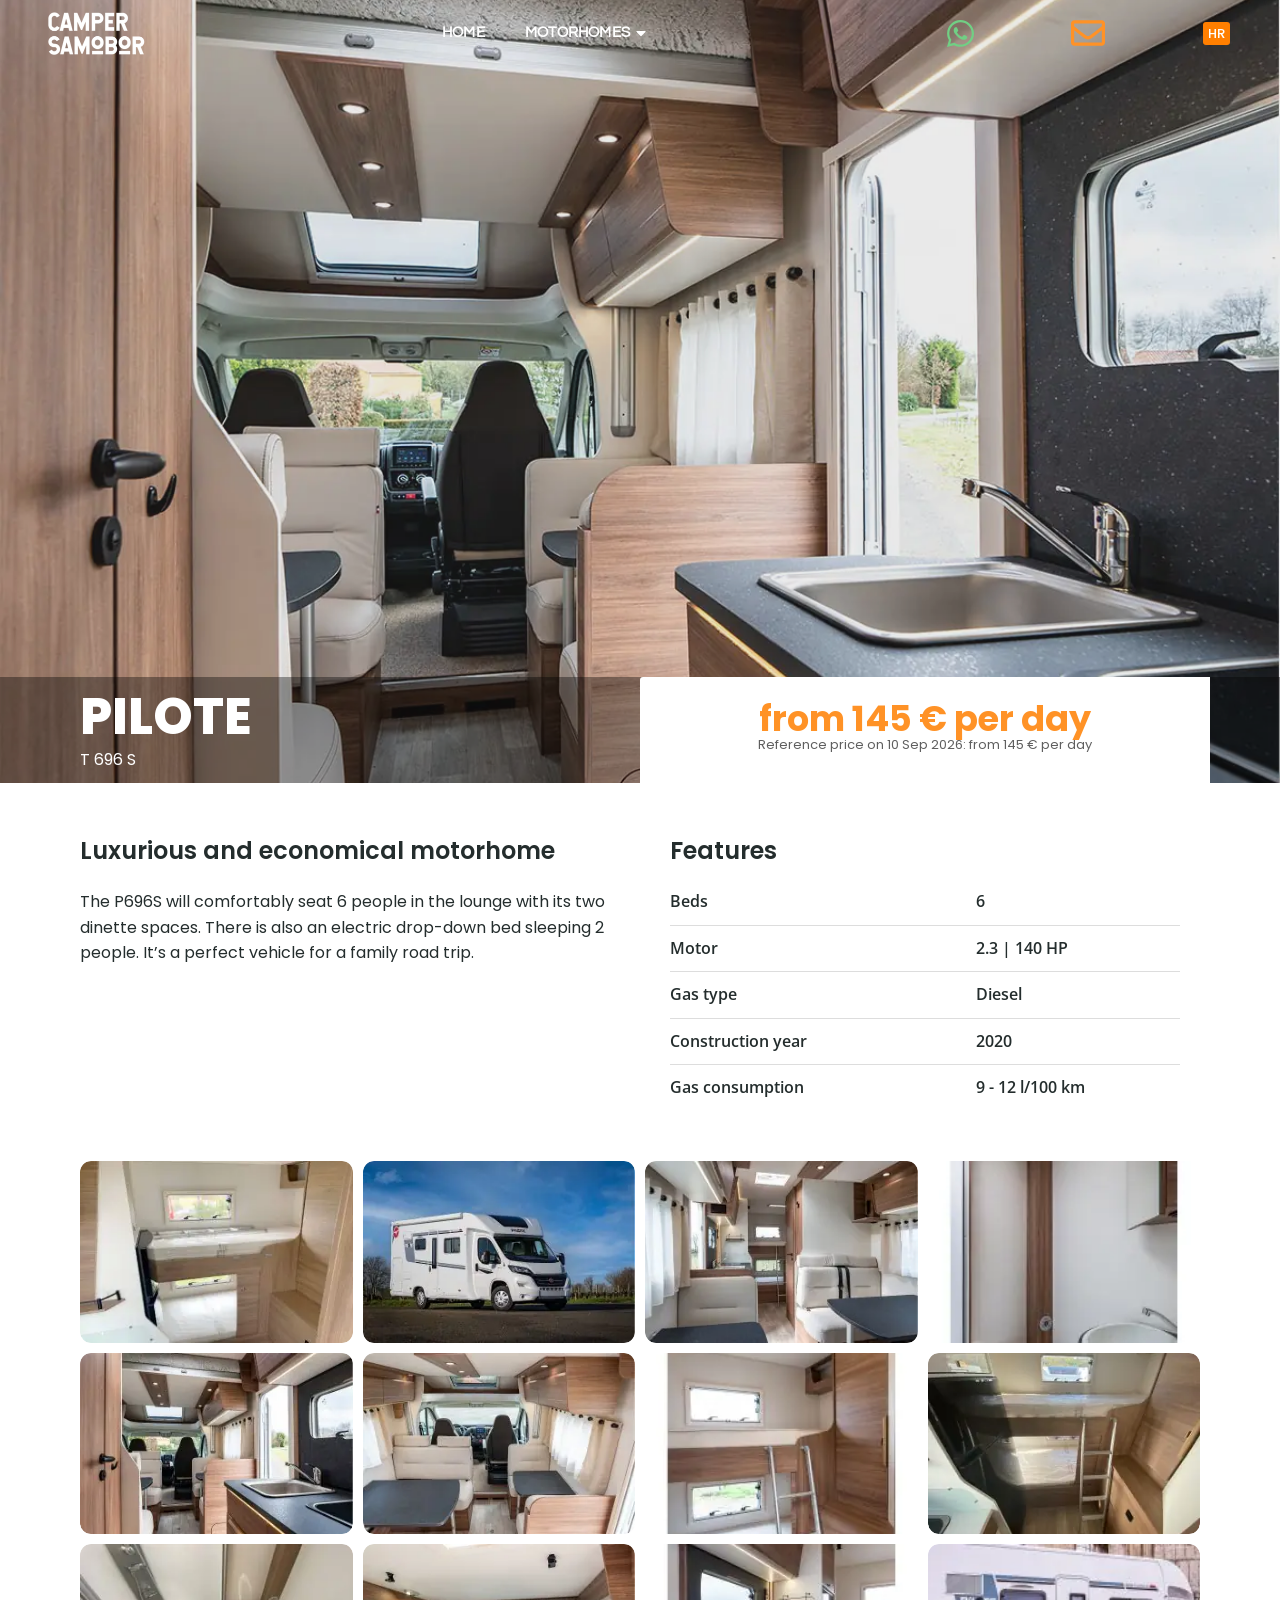
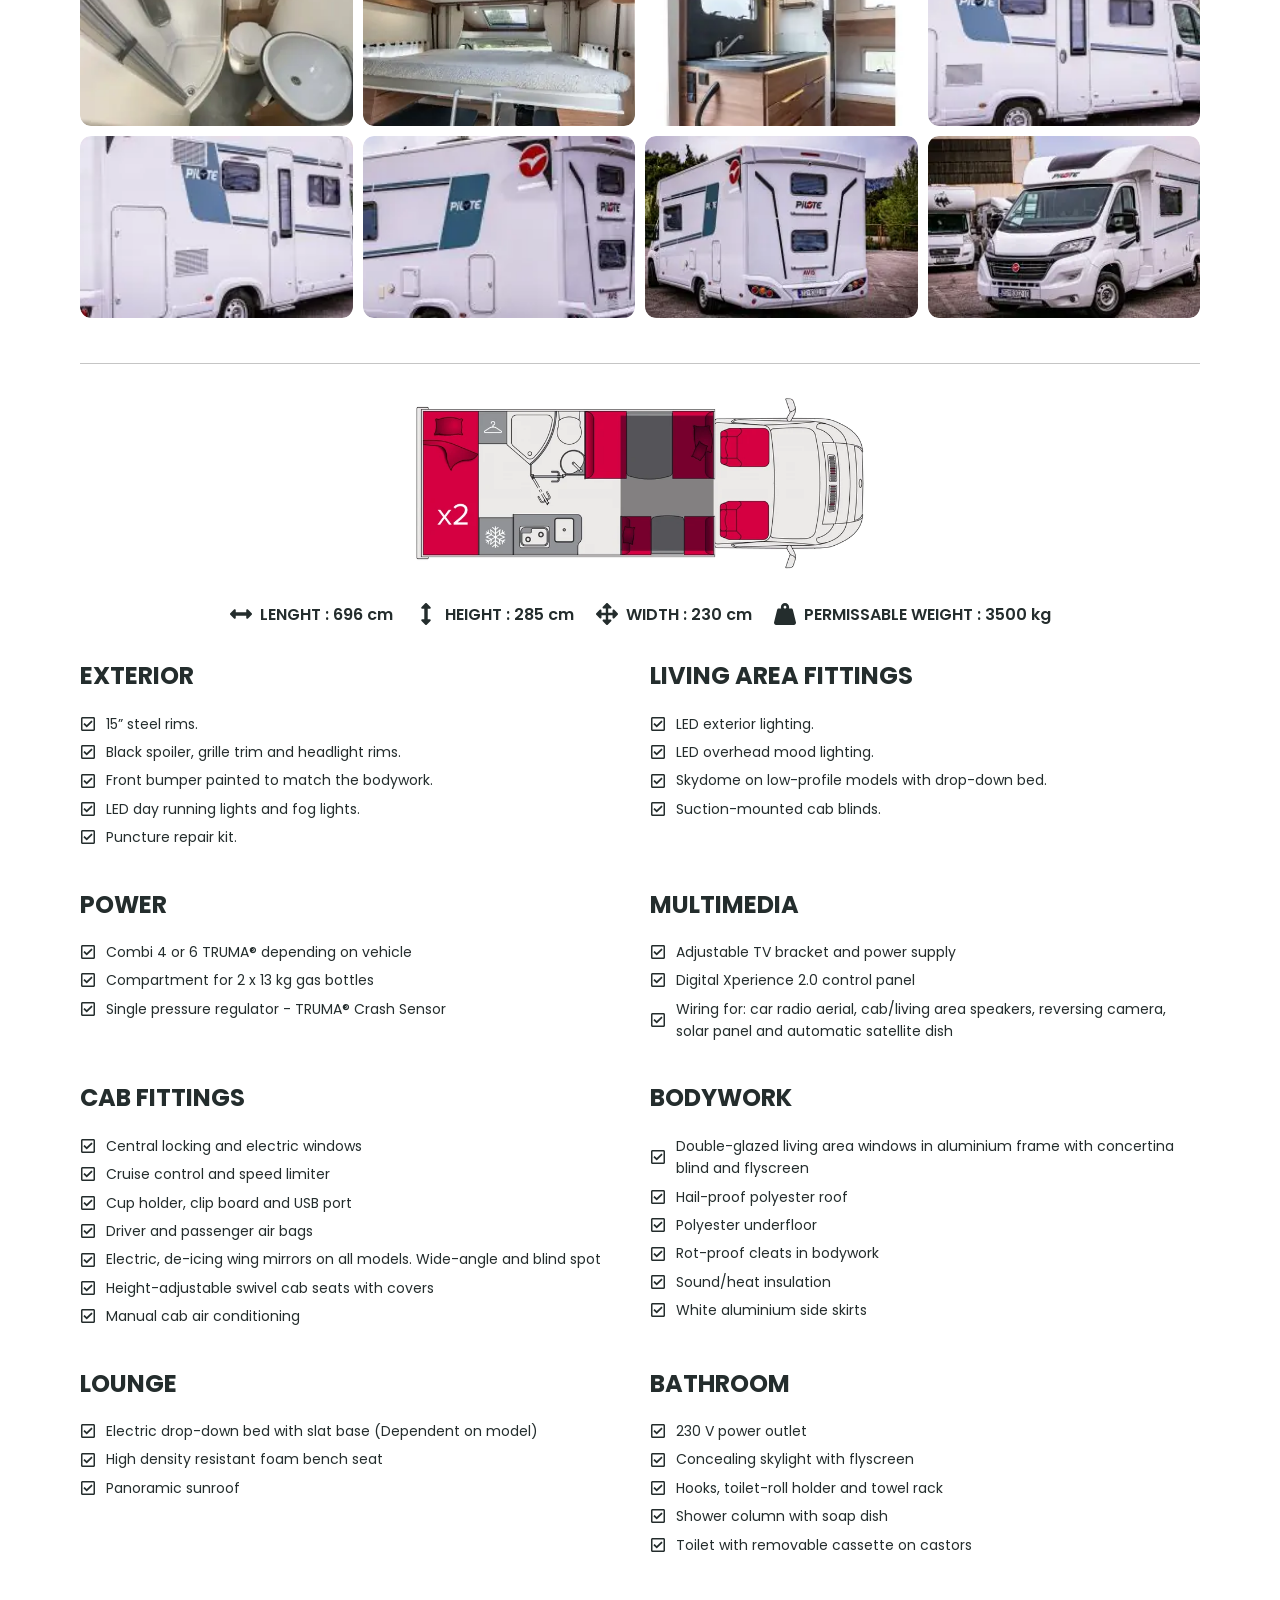
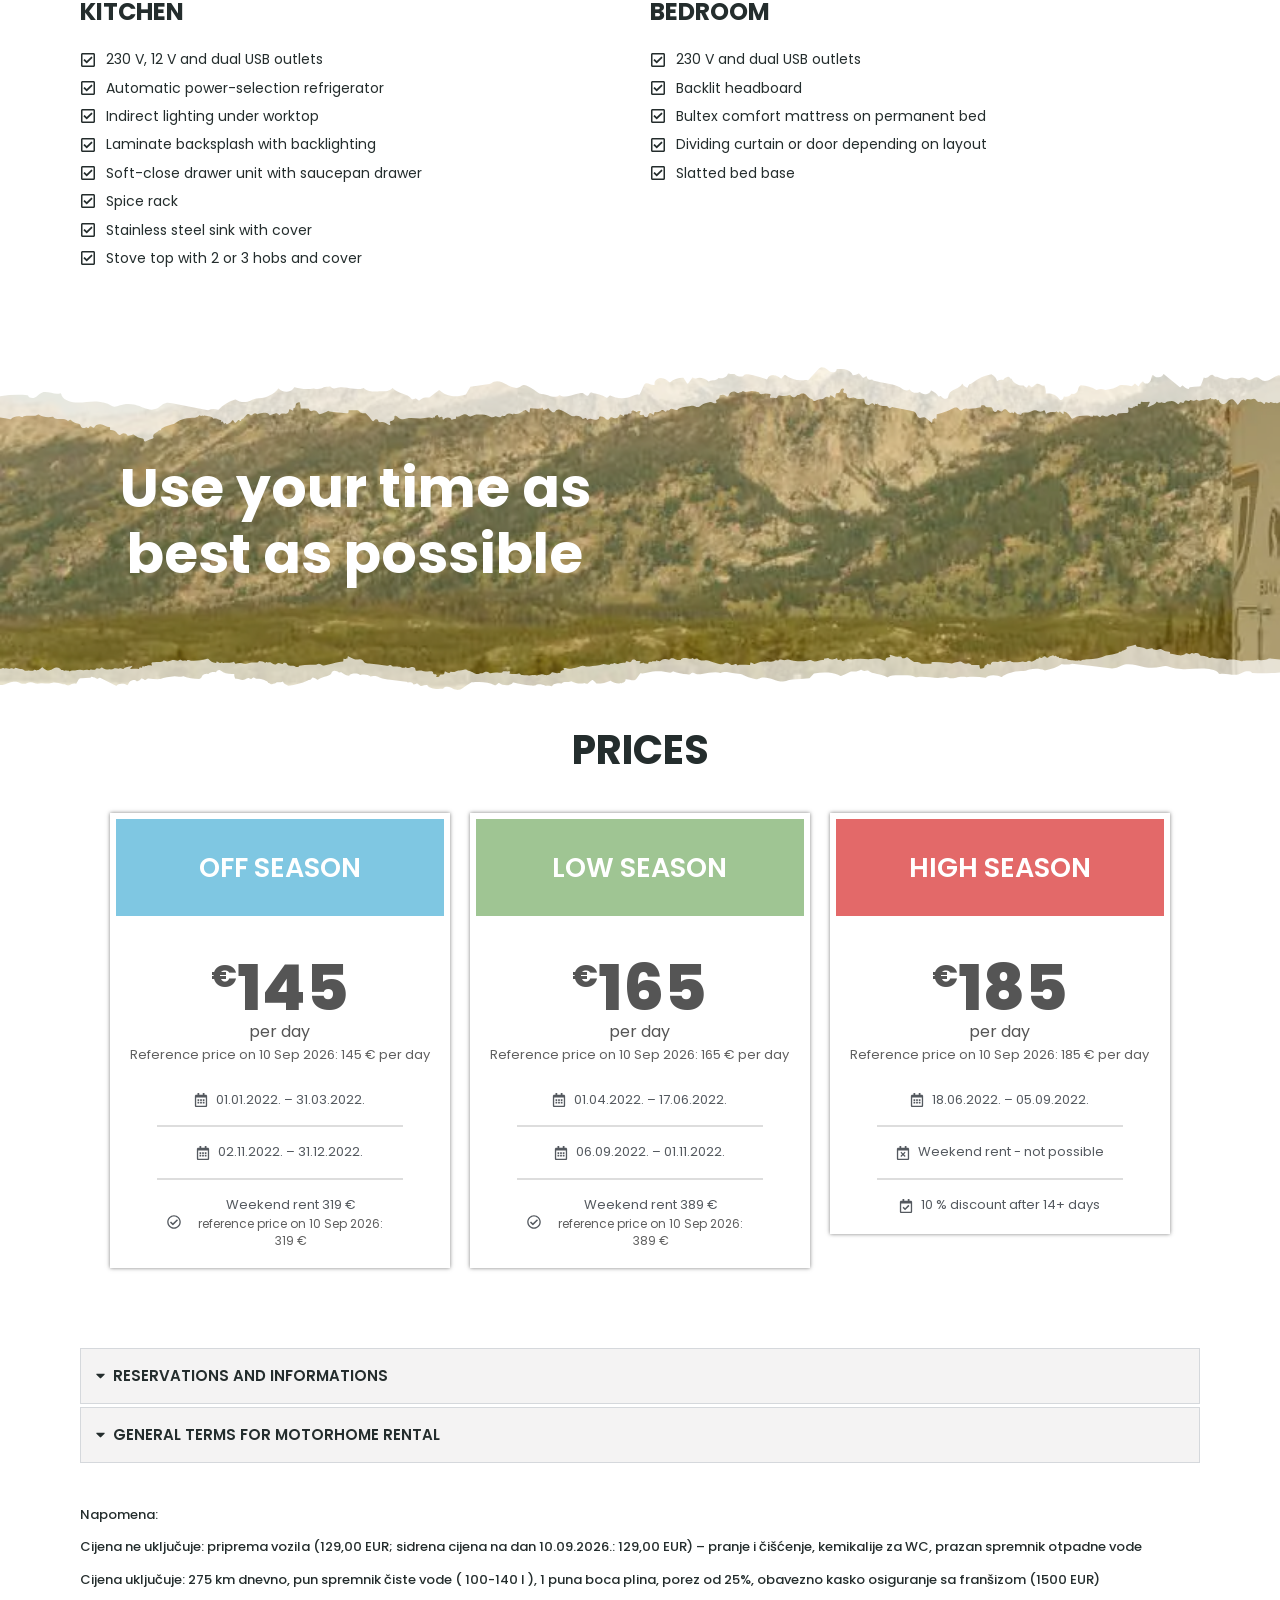
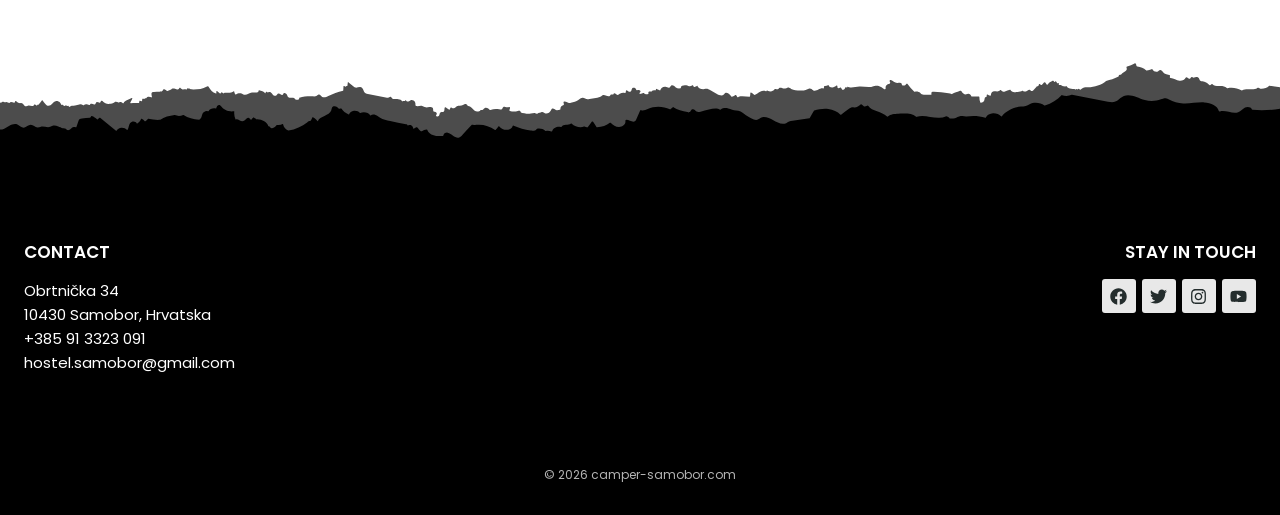
<file: en/pilote.html>
<!DOCTYPE html>
<html lang="en-US">
<head>
  <meta charset="UTF-8">
  <meta name="viewport" content="width=device-width, initial-scale=1">
  <link rel="icon" href="data:,">
  <title>RENT A MOTORHOME | PILOTE | camper-samobor.com</title>
  <meta name="description" content="PILOTE T 696 S – from 145 € per day. Luxurious and economical motorhome.">
  <link rel="preload" as="image" href="../images/pilote/camping-car-pilote-P696S-1-mobile.webp" media="(max-width: 800px) and (orientation: portrait)" fetchpriority="high">
  <link rel="preload" as="image" href="../images/pilote/camping-car-pilote-P696S-1.webp" media="not all and (max-width: 800px) and (orientation: portrait)" fetchpriority="high">
  <style>.d-hero{background-image:url("../images/pilote/camping-car-pilote-P696S-1.webp")}@media (max-width: 800px) and (orientation: portrait){.d-hero{background-image:url("../images/pilote/camping-car-pilote-P696S-1-mobile.webp")}}</style>
  <link rel="preload" href="../fonts/poppins-400-latin.woff2" as="font" type="font/woff2" crossorigin>
  <link rel="preload" href="../fonts/poppins-500-latin.woff2" as="font" type="font/woff2" crossorigin>
  <link rel="preload" href="../fonts/poppins-800-latin.woff2" as="font" type="font/woff2" crossorigin>
  <link rel="stylesheet" href="../css/style.css?v=5">
</head>
<body class="no-js">

<!-- Reusable SVG symbols -->
<svg width="0" height="0" style="position:absolute" aria-hidden="true">
  <defs>
    <symbol id="ico-whatsapp" viewBox="0 0 448 512"><path d="M380.9 97.1C339 55.1 283.2 32 223.9 32c-122.4 0-222 99.6-222 222 0 39.1 10.2 77.3 29.6 111L0 480l117.7-30.9c32.4 17.7 68.9 27 106.1 27h.1c122.3 0 224.1-99.6 224.1-222 0-59.3-25.2-115-67.1-157zm-157 341.6c-33.2 0-65.7-8.9-94-25.7l-6.7-4-69.8 18.3L72 359.2l-4.4-7c-18.5-29.4-28.2-63.3-28.2-98.2 0-101.7 82.8-184.5 184.6-184.5 49.3 0 95.6 19.2 130.4 54.1 34.8 34.9 56.2 81.2 56.1 130.5 0 101.8-84.9 184.6-186.6 184.6zm101.2-138.2c-5.5-2.8-32.8-16.2-37.9-18-5.1-1.9-8.8-2.8-12.5 2.8-3.7 5.6-14.3 18-17.6 21.8-3.2 3.7-6.5 4.2-12 1.4-32.6-16.3-54-29.1-75.5-66-5.7-9.8 5.7-9.1 16.3-30.3 1.8-3.7.9-6.9-.5-9.7-1.4-2.8-12.5-30.1-17.1-41.2-4.5-10.8-9.1-9.3-12.5-9.5-3.2-.2-6.9-.2-10.6-.2-3.7 0-9.7 1.4-14.8 6.9-5.1 5.6-19.4 19-19.4 46.3 0 27.3 19.9 53.7 22.6 57.4 2.8 3.7 39.1 59.7 94.8 83.8 35.2 15.2 49 16.5 66.6 13.9 10.7-1.6 32.8-13.4 37.4-26.4 4.6-13 4.6-24.1 3.2-26.4-1.3-2.5-5-3.9-10.5-6.6z"/></symbol>
    <symbol id="ico-envelope-o" viewBox="0 0 512 512"><path d="M464 64H48C21.49 64 0 85.49 0 112v288c0 26.51 21.49 48 48 48h416c26.51 0 48-21.49 48-48V112c0-26.51-21.49-48-48-48zm0 48v40.805c-22.422 18.259-58.168 46.651-134.587 106.49-16.841 13.247-50.201 45.072-73.413 44.701-23.208.375-56.579-31.459-73.413-44.701C106.18 199.465 70.425 171.067 48 152.805V112h416zM48 400V214.398c22.914 18.251 55.409 43.862 104.938 82.646 21.857 17.205 60.134 55.186 103.062 54.955 42.717.231 80.509-37.199 103.053-54.947 49.528-38.783 82.032-64.401 104.947-82.653V400H48z"/></symbol>
    <symbol id="ico-caret-down" viewBox="0 0 320 512"><path d="M31.3 192h257.3c17.8 0 26.7 21.5 14.1 34.1L174.1 354.8c-7.8 7.8-20.5 7.8-28.3 0L17.2 226.1C4.6 213.5 13.5 192 31.3 192z"/></symbol>
    <symbol id="ico-caret-up" viewBox="0 0 320 512"><path d="M288.662 352H31.338c-17.818 0-26.741-21.543-14.142-34.142l128.662-128.662c7.81-7.81 20.474-7.81 28.284 0l128.662 128.662c12.6 12.599 3.676 34.142-14.142 34.142z"/></symbol>
    <symbol id="ico-facebook" viewBox="0 0 512 512"><path d="M504 256C504 119 393 8 256 8S8 119 8 256c0 123.78 90.69 226.38 209.25 245V327.69h-63V256h63v-54.64c0-62.15 37-96.48 93.67-96.48 27.14 0 55.52 4.84 55.52 4.84v61h-31.28c-30.8 0-40.41 19.12-40.41 38.73V256h68.78l-11 71.69h-57.78V501C413.31 482.38 504 379.78 504 256z"/></symbol>
    <symbol id="ico-twitter" viewBox="0 0 512 512"><path d="M459.37 151.716c.325 4.548.325 9.097.325 13.645 0 138.72-105.583 298.558-298.558 298.558-59.452 0-114.68-17.219-161.137-47.106 8.447.974 16.568 1.299 25.34 1.299 49.055 0 94.213-16.568 130.274-44.832-46.132-.975-84.792-31.188-98.112-72.772 6.498.974 12.995 1.624 19.818 1.624 9.421 0 18.843-1.3 27.614-3.573-48.081-9.747-84.143-51.98-84.143-102.985v-1.299c13.969 7.797 30.214 12.67 47.431 13.319-28.264-18.843-46.781-51.005-46.781-87.391 0-19.492 5.197-37.36 14.294-52.954 51.655 63.675 129.3 105.258 216.365 109.807-1.624-7.797-2.599-15.918-2.599-24.04 0-57.828 46.782-104.934 104.934-104.934 30.213 0 57.502 12.67 76.67 33.137 23.715-4.548 46.456-13.32 66.599-25.34-7.798 24.366-24.366 44.833-46.132 57.827 21.117-2.273 41.584-8.122 60.426-16.243-14.292 20.791-32.161 39.308-52.628 54.253z"/></symbol>
    <symbol id="ico-instagram" viewBox="0 0 448 512"><path d="M224.1 141c-63.6 0-114.9 51.3-114.9 114.9s51.3 114.9 114.9 114.9S339 319.5 339 255.9 287.7 141 224.1 141zm0 189.6c-41.1 0-74.7-33.5-74.7-74.7s33.5-74.7 74.7-74.7 74.7 33.5 74.7 74.7-33.6 74.7-74.7 74.7zm146.4-194.3c0 14.9-12 26.8-26.8 26.8-14.9 0-26.8-12-26.8-26.8s12-26.8 26.8-26.8 26.8 12 26.8 26.8zm76.1 27.2c-1.7-35.9-9.9-67.7-36.2-93.9-26.2-26.2-58-34.4-93.9-36.2-37-2.1-147.9-2.1-184.9 0-35.8 1.7-67.6 9.9-93.9 36.1s-34.4 58-36.2 93.9c-2.1 37-2.1 147.9 0 184.9 1.7 35.9 9.9 67.7 36.2 93.9s58 34.4 93.9 36.2c37 2.1 147.9 2.1 184.9 0 35.9-1.7 67.7-9.9 93.9-36.2 26.2-26.2 34.4-58 36.2-93.9 2.1-37 2.1-147.8 0-184.8zM398.8 388c-7.8 19.6-22.9 34.7-42.6 42.6-29.5 11.7-99.5 9-132.1 9s-102.7 2.6-132.1-9c-19.6-7.8-34.7-22.9-42.6-42.6-11.7-29.5-9-99.5-9-132.1s-2.6-102.7 9-132.1c7.8-19.6 22.9-34.7 42.6-42.6 29.5-11.7 99.5-9 132.1-9s102.7-2.6 132.1 9c19.6 7.8 34.7 22.9 42.6 42.6 11.7 29.5 9 99.5 9 132.1s2.7 102.7-9 132.1z"/></symbol>
    <symbol id="ico-youtube" viewBox="0 0 576 512"><path d="M549.655 124.083c-6.281-23.65-24.787-42.276-48.284-48.597C458.781 64 288 64 288 64S117.22 64 74.629 75.486c-23.497 6.322-42.003 24.947-48.284 48.597-11.412 42.867-11.412 132.305-11.412 132.305s0 89.438 11.412 132.305c6.281 23.65 24.787 41.5 48.284 47.821C117.22 448 288 448 288 448s170.78 0 213.371-11.486c23.497-6.321 42.003-24.171 48.284-47.821 11.412-42.867 11.412-132.305 11.412-132.305s0-89.438-11.412-132.305zm-317.51 213.508V175.185l142.739 81.205-142.739 81.201z"/></symbol>
    <symbol id="ico-arrow-up" viewBox="0 0 448 512"><path d="M34.9 289.5l-22.2-22.2c-9.4-9.4-9.4-24.6 0-33.9L207 39c9.4-9.4 24.6-9.4 33.9 0l194.3 194.3c9.4 9.4 9.4 24.6 0 33.9L413 289.4c-9.5 9.5-25 9.3-34.3-.4L264 168.6V456c0 13.3-10.7 24-24 24h-32c-13.3 0-24-10.7-24-24V168.6L69.2 289.1c-9.3 9.8-24.8 10-34.3.4z"/></symbol>
    <symbol id="ico-arrows-alt-h" viewBox="0 0 512 512"><path d="M377.941 169.941V216H134.059v-46.059c0-21.382-25.851-32.09-40.971-16.971L7.029 239.029c-9.373 9.373-9.373 24.568 0 33.941l86.059 86.059c15.119 15.119 40.971 4.411 40.971-16.971V296h243.882v46.059c0 21.382 25.851 32.09 40.971 16.971l86.059-86.059c9.373-9.373 9.373-24.568 0-33.941l-86.059-86.059c-15.119-15.12-40.971-4.412-40.971 16.97z"/></symbol>
    <symbol id="ico-arrows-alt-v" viewBox="0 0 256 512"><path d="M214.059 377.941H168V134.059h46.059c21.382 0 32.09-25.851 16.971-40.971L144.971 7.029c-9.373-9.373-24.568-9.373-33.941 0L24.971 93.088c-15.119 15.119-4.411 40.971 16.971 40.971H88v243.882H41.941c-21.382 0-32.09 25.851-16.971 40.971l86.059 86.059c9.373 9.373 24.568 9.373 33.941 0l86.059-86.059c15.12-15.119 4.412-40.971-16.97-40.971z"/></symbol>
    <symbol id="ico-arrows-alt" viewBox="0 0 512 512"><path d="M352.201 425.775l-79.196 79.196c-9.373 9.373-24.568 9.373-33.941 0l-79.196-79.196c-15.119-15.119-4.411-40.971 16.971-40.97h51.162L228 284H127.196v51.162c0 21.382-25.851 32.09-40.971 16.971L7.029 272.937c-9.373-9.373-9.373-24.569 0-33.941L86.225 159.8c15.119-15.119 40.971-4.411 40.971 16.971V228H228V127.196h-51.23c-21.382 0-32.09-25.851-16.971-40.971l79.196-79.196c9.373-9.373 24.568-9.373 33.941 0l79.196 79.196c15.119 15.119 4.411 40.971-16.971 40.971h-51.162V228h100.804v-51.162c0-21.382 25.851-32.09 40.97-16.971l79.196 79.196c9.373 9.373 9.373 24.569 0 33.941L425.773 352.2c-15.119 15.119-40.971 4.411-40.97-16.971V284H284v100.804h51.23c21.382 0 32.09 25.851 16.971 40.971z"/></symbol>
    <symbol id="ico-weight-hanging" viewBox="0 0 512 512"><path d="M510.28 445.86l-73.03-292.13c-3.8-15.19-16.44-25.72-30.87-25.72h-60.25c3.57-10.05 5.88-20.72 5.88-32 0-53.02-42.98-96-96-96s-96 42.98-96 96c0 11.28 2.3 21.95 5.88 32h-60.25c-14.43 0-27.08 10.54-30.87 25.72L1.72 445.86C-6.61 479.17 16.38 512 48.03 512h415.95c31.64 0 54.63-32.83 46.3-66.14zM256 128c-17.64 0-32-14.36-32-32s14.36-32 32-32 32 14.36 32 32-14.36 32-32 32z"/></symbol>
    <symbol id="ico-calendar-alt" viewBox="0 0 448 512"><path d="M148 288h-40c-6.6 0-12-5.4-12-12v-40c0-6.6 5.4-12 12-12h40c6.6 0 12 5.4 12 12v40c0 6.6-5.4 12-12 12zm108-12v-40c0-6.6-5.4-12-12-12h-40c-6.6 0-12 5.4-12 12v40c0 6.6 5.4 12 12 12h40c6.6 0 12-5.4 12-12zm96 0v-40c0-6.6-5.4-12-12-12h-40c-6.6 0-12 5.4-12 12v40c0 6.6 5.4 12 12 12h40c6.6 0 12-5.4 12-12zm-96 96v-40c0-6.6-5.4-12-12-12h-40c-6.6 0-12 5.4-12 12v40c0 6.6 5.4 12 12 12h40c6.6 0 12-5.4 12-12zm-96 0v-40c0-6.6-5.4-12-12-12h-40c-6.6 0-12 5.4-12 12v40c0 6.6 5.4 12 12 12h40c6.6 0 12-5.4 12-12zm192 0v-40c0-6.6-5.4-12-12-12h-40c-6.6 0-12 5.4-12 12v40c0 6.6 5.4 12 12 12h40c6.6 0 12-5.4 12-12zm96-260v352c0 26.5-21.5 48-48 48H48c-26.5 0-48-21.5-48-48V112c0-26.5 21.5-48 48-48h48V12c0-6.6 5.4-12 12-12h40c6.6 0 12 5.4 12 12v52h128V12c0-6.6 5.4-12 12-12h40c6.6 0 12 5.4 12 12v52h48c26.5 0 48 21.5 48 48zm-48 346V160H48v298c0 3.3 2.7 6 6 6h340c3.3 0 6-2.7 6-6z"/></symbol>
    <symbol id="ico-check-circle" viewBox="0 0 512 512"><path d="M256 8C119.033 8 8 119.033 8 256s111.033 248 248 248 248-111.033 248-248S392.967 8 256 8zm0 48c110.532 0 200 89.451 200 200 0 110.532-89.451 200-200 200-110.532 0-200-89.451-200-200 0-110.532 89.451-200 200-200m140.204 130.267l-22.536-22.718c-4.667-4.705-12.265-4.736-16.97-.068L215.346 303.697l-59.792-60.277c-4.667-4.705-12.265-4.736-16.97-.069l-22.719 22.536c-4.705 4.667-4.736 12.265-.068 16.971l90.781 91.516c4.667 4.705 12.265 4.736 16.97.068l172.589-171.204c4.704-4.668 4.734-12.266.067-16.971z"/></symbol>
    <symbol id="ico-calendar-times" viewBox="0 0 448 512"><path d="M311.7 374.7l-17 17c-4.7 4.7-12.3 4.7-17 0L224 337.9l-53.7 53.7c-4.7 4.7-12.3 4.7-17 0l-17-17c-4.7-4.7-4.7-12.3 0-17l53.7-53.7-53.7-53.7c-4.7-4.7-4.7-12.3 0-17l17-17c4.7-4.7 12.3-4.7 17 0l53.7 53.7 53.7-53.7c4.7-4.7 12.3-4.7 17 0l17 17c4.7 4.7 4.7 12.3 0 17L257.9 304l53.7 53.7c4.8 4.7 4.8 12.3.1 17zM448 112v352c0 26.5-21.5 48-48 48H48c-26.5 0-48-21.5-48-48V112c0-26.5 21.5-48 48-48h48V12c0-6.6 5.4-12 12-12h40c6.6 0 12 5.4 12 12v52h128V12c0-6.6 5.4-12 12-12h40c6.6 0 12 5.4 12 12v52h48c26.5 0 48 21.5 48 48zm-48 346V160H48v298c0 3.3 2.7 6 6 6h340c3.3 0 6-2.7 6-6z"/></symbol>
    <symbol id="ico-calendar-check" viewBox="0 0 448 512"><path d="M400 64h-48V12c0-6.627-5.373-12-12-12h-40c-6.627 0-12 5.373-12 12v52H160V12c0-6.627-5.373-12-12-12h-40c-6.627 0-12 5.373-12 12v52H48C21.49 64 0 85.49 0 112v352c0 26.51 21.49 48 48 48h352c26.51 0 48-21.49 48-48V112c0-26.51-21.49-48-48-48zm-6 400H54a6 6 0 0 1-6-6V160h352v298a6 6 0 0 1-6 6zm-52.849-200.65L198.842 404.519c-4.705 4.667-12.303 4.637-16.971-.068l-75.091-75.699c-4.667-4.705-4.637-12.303.068-16.971l22.719-22.536c4.705-4.667 12.303-4.637 16.97.069l44.104 44.461 111.072-110.181c4.705-4.667 12.303-4.637 16.971.068l22.536 22.718c4.667 4.705 4.636 12.303-.069 16.97z"/></symbol>
    <symbol id="ico-check-square" viewBox="0 0 448 512"><path d="M400 32H48C21.49 32 0 53.49 0 80v352c0 26.51 21.49 48 48 48h352c26.51 0 48-21.49 48-48V80c0-26.51-21.49-48-48-48zm0 400H48V80h352v352zm-35.864-241.724L191.547 361.48c-4.705 4.667-12.303 4.637-16.97-.068l-90.781-91.516c-4.667-4.705-4.637-12.303.069-16.971l22.719-22.536c4.705-4.667 12.303-4.637 16.97.069l59.792 60.277 141.352-140.216c4.705-4.667 12.303-4.637 16.97.068l22.536 22.718c4.667 4.706 4.637 12.304-.068 16.971z"/></symbol>
    <symbol id="ico-chevron-left" viewBox="0 0 320 512"><path d="M34.52 239.03L228.87 44.69c9.37-9.37 24.57-9.37 33.94 0l22.67 22.67c9.36 9.36 9.37 24.52.04 33.9L131.49 256l154.02 154.75c9.34 9.38 9.32 24.54-.04 33.9l-22.67 22.67c-9.37 9.37-24.57 9.37-33.94 0L34.52 272.97c-9.37-9.37-9.37-24.57 0-33.94z"/></symbol>
    <symbol id="ico-chevron-right" viewBox="0 0 320 512"><path d="M285.476 272.971L91.132 467.314c-9.373 9.373-24.569 9.373-33.941 0l-22.667-22.667c-9.357-9.357-9.375-24.522-.04-33.901L188.505 256 34.484 101.255c-9.335-9.379-9.317-24.544.04-33.901l22.667-22.667c9.373-9.373 24.569-9.373 33.941 0L285.475 239.03c9.373 9.372 9.373 24.568.001 33.941z"/></symbol>
    <symbol id="ico-times" viewBox="0 0 352 512"><path d="M242.72 256l100.07-100.07c12.28-12.28 12.28-32.19 0-44.48l-22.24-22.24c-12.28-12.28-32.19-12.28-44.48 0L176 189.28 75.93 89.21c-12.28-12.28-32.19-12.28-44.48 0L9.21 111.45c-12.28 12.28-12.28 32.19 0 44.48L109.28 256 9.21 356.07c-12.28 12.28-12.28 32.19 0 44.48l22.24 22.24c12.28 12.28 32.2 12.28 44.48 0L176 322.72l100.07 100.07c12.28 12.28 32.2 12.28 44.48 0l22.24-22.24c12.28-12.28 12.28-32.19 0-44.48L242.72 256z"/></symbol>
    <g id="torn"><path opacity="0.7" d="M0.1,197.8c12.1,1.7,23,3.5,33.8,5.3c0.9,0.1,1.9-0.1,2.6-0.8 c6.5-6.2,17.2-9.5,27.2-8.2c0.3,0,0.7,0.1,1,0.3c1.6,0.7,3.1,1.5,4.7,2.2c1,0.5,2.3,0.3,3.2-0.4c11.5-8.5,35.2,1,46.8-7.3 c1-0.7,2.3-0.7,3.3-0.1c11.8,7.4,28.3,10.1,42.8,6.8c1.2-0.3,2.4,0.3,3.2,1.3c3.7,5.1,13.4,6,21.3,5.7c7.7-0.3,17.2,0.1,21.6,4.7 c1,1.1,2.7,1.2,3.9,0.4c1.2-0.8,2.3-1.6,3.5-2.3c1.3-0.9,3-0.6,4,0.5c4.7,5.6,12.2,9.6,20.5,10.9c2.4,0.4,4.9,0.6,6.7,1.9 c2.7,1.9,2.6,5.3,4.2,7.9c2.6,4.2,10.5,4.9,14.8,2c1-0.7,2.4-0.7,3.4,0.1c0.6,0.4,1.1,0.8,1.7,1.2c1.3,0.9,3,0.7,4.1-0.5 c1.1-1.2,2.1-2.4,3.2-3.6c1-1.2,2.7-1.4,4-0.5c1.9,1.3,3.9,2.6,5.9,3.9c1.5,1,3.6,0.5,4.4-1.2c2.9-5.9,11-10.1,18.9-9.2 c9.7,1.1,18.7,8.6,27.4,8.8c2.3,0.1,3.8,2.6,2.6,4.6c0,0,0,0.1-0.1,0.1c-1.2,2,0.3,4.5,2.6,4.6c7.7,0.2,15.3,3.5,19.3,8.8 c2.2,2.9,4.9,7,9.1,6.3c2.4-0.4,3.9-2.2,5.7-3.5c5.5-3.7,14.8-0.6,16.8,4.5c0.6,1.5,2.2,2.3,3.7,1.9c4.8-1.4,9.7-2.8,14.6-4.1 c1-0.3,2.1,0,2.8,0.7c6.8,6.2,16.7,10.4,27.1,11.3c1.3,0.1,2.3,1,2.7,2.3c0.5,1.8,0.9,3.6,1.4,5.4c0.5,1.9,2.6,2.9,4.4,2 c7.3-3.8,15.1-6.9,23.1-9.4c1.8-0.6,2.7-2.7,1.8-4.3c-1.6-3-0.3-7.6,2.9-10.1c4.2-3.5,10.1-5.7,13.2-9.7c0.6-0.8,1.4-1.2,2.4-1.3 c0.8,0,1.6,0,2.4-0.1c1.2,0,2.2-0.7,2.7-1.8c0.5-1.2,1.1-2.3,1.6-3.5c0.3-0.6,0.8-1.1,1.4-1.4c11.4-5.8,24-10.1,37.2-12.6 c14.5-12.2,35.4-19.5,56.5-19.7c2.7-0.1,5.4,0.1,8-0.4c2.7-0.5,5.2-1.5,7.8-2.3c2.7-0.8,4.7-3.1,6.8-4.6c0.6-0.4,1.2-0.8,2-0.7 c1.7,0.2,1.8,2.5,3.4,2.8c1.8,0.2,3-2.4,4.7-1.8c0.6,0.2,1,0.9,1.6,1.1c1.6,0.6,3-1.8,4.8-1.5c0.6,0.1,1.1,0.6,1.6,0.9 c0.7,0.4,1.6,0.5,2.5,0.6c2.9,0.4,5.9,0.8,8.8,1.2c2.9,0.4,6,0.8,8.6,2c2.1,1,3.8,2.5,4.5,4.3c0.3,0.8,1,1.3,1.8,1.2 c4.4-0.6,8.9-0.2,13.1,1.1c-0.3,0.1-0.5,0.3-0.3,0.6c0.4,0.4,1.3,0.3,1.9,0.1c0.6-0.1,1.6,0,1.7,0.5c-0.8,0.3-1.6,0.8-2.1,1.4 c2.6,0.3,5.3,0.4,7.9,0.4c1.1,0,1.9,1.1,1.6,2.2c-0.2,0.7-0.3,1.4-0.3,2.1c0,1.4,1.8,2.2,2.8,1.2c0,0,0,0,0,0 c0.7-0.7,1.9-0.6,2.5,0.2c1.2,1.6,2.4,3.2,3.6,4.9c0.7,1.1,2.3,1,2.9-0.2c0-0.1,0.1-0.1,0.1-0.2c0.5-1,2-1.2,2.7-0.3 c0.9,1,1.9,2.1,2.8,3.1c0.7,0.7,1.8,0.7,2.5-0.1c2.4-2.6,8-3.4,10.7-6.1c2-2,2.5-5.1,5.4-6.1c0.3-0.1,0.7-0.2,1.1-0.1 c0.4,0.1,0.7,0.4,0.9,0.8c1.3,1.9,2.5,3.7,3.8,5.6c0.5,0.7,1,1.5,1.9,1.7c1.5,0.3,2.8-0.8,3.7-1.8c1.6-1.9,3.1-3.7,4.7-5.6 c0.5-0.6,1-1.2,1.9-1.5c2.4-0.7,3.8,1.9,5.9,3c0.8,0.4,1.8,0.1,2.2-0.7c0.5-0.9,0.6-2,1-3c0.4-1.4,1.6-3.1,3.4-3 c0.7,0,1.3,0.3,2,0.2c0.4-0.1,0.8-0.4,0.8-0.8c0-0.4,0-0.8,0.3-1.1c2.8-3.3,5.7-5.8,8.6-9.2c1.9-2.4,5.2-5,8.3-3.8 c1.9,0.8,2.7,2.9,4.7,3.6c3.3,1.2,6.2-2.1,8.9-4c3.2-2.3,9.3-2.2,11.4,0.5c0.5,0.7,1.4,0.7,2.2,0.3c4.1-2.4,9.3-3.2,14.4-3.8 c4.6-0.5,9.3-0.9,13.8,0.1c3.8,0.9,7.4,3.1,8.7,6.1c0.4,0.8,1.2,1.2,2.1,0.9c5.1-1.7,10.2-3.5,15.4-5.3c1.4-0.5,3-1,4.6-0.9 c3.8,0.4,5.7,4.3,8.9,5.6c0.9,0.3,1.8-0.1,2.2-1c0.9-2.4,5.1-3.8,8.6-3.7c4.1,0.1,8.4,1.3,12.2,0.1c5.5-1.7,7-7,7.3-11.8 c0.1-1,1-1.7,2-1.5c3.1,0.7,6,2,8.3,3.8c1.1,0.8,2.6,0.1,2.7-1.3c0.1-1.3,0-2.6-0.3-3.8c-0.2-0.9,0.4-1.9,1.4-2 c2.1-0.2,4.2-1.8,4.9-3.6c1-2.3,0.7-4.9,1.4-7.2c1.3-4,5.9-7.2,11-7.7c0.8-0.1,1.5,0.4,1.8,1.1c1.7,5.3,2.6,10.8,2.5,16.3 c0,0.9,0.7,1.7,1.6,1.7c7.3,0.4,14.7,0.5,22,0.2c0.7,0,1.3,0.3,1.5,0.9c1.9,3.8,5,7.8,9.8,7.4c2.1-0.2,3.9-1.2,6-1.6 c6.2-1.1,11.2,3.8,14,8.3c0.8,1.3,1.9,2.8,3.6,3c1.1,0.2,2.3-0.2,3.4-0.6c3.8-1.3,7.5-2.7,11.3-4c4.6-1.6,8.1-3.6,12.1-5.8 c0.5-0.3,1.2-0.3,1.7,0c2.5,1.6,5.9,2.2,9,2.6c15.2,2.1,30.5,3.6,45.8,4.5c2.1,0.1,4.4,0.1,6.1-0.9c2.1-1.3,2-3.6,1.3-5.8 c-0.4-1.1,0.4-2.2,1.6-2.2c7.5-0.2,15.1-0.2,22.6-0.1c2.1,0,4.4,0.1,6.2,1c1.8,0.9,2.9,2.5,4.3,3.9c3.9,3.9,10.8,5.5,16.7,4.2 c1-0.2,2.1,0.1,2.8,0.8c7.5,7.1,14.1,14.7,19.8,22.8c1.3,1.9,4.1,1.9,5.3-0.1c0.7-1.2,1.6-2.2,2.9-3c2.9-2,8.2-1.9,9.7,0.9 c0.8,1.5,0.4,3.2,1.3,4.6c2.4,3.4,8.8,1.2,13.8,1.4c7.6,0.3,13,7.4,19.5,9.4c2.6,0.8,4.9-1.9,3.8-4.3c-0.4-0.9-0.9-1.7-1.3-2.6 c-1.1-1.9,0.1-4.3,2.2-4.7c3.6-0.6,7-2.2,9.2-4.6c2.2-2.5,3.1-5.8,2.4-8.9c-0.5-2.5,1.8-4.6,4.2-3.7c3.1,1.2,6,3.8,8.6,5.8 c4.9,3.7,11.9,5.4,18.5,4.6c4.7-0.6,9-2.3,13.6-3.2c12-2.2,24.4,1.9,36.6,1.2c13-0.7,27.8-6.3,37.9,0.2c-1.5-0.8-0.4-3,1.5-3.3 c1.1-0.2,2.1,0,3.2,0.4c0.9,0.3,1.8-0.3,1.9-1.2c0.6-3.3,4.2-6.3,8.3-6.6c0.7-0.1,1.3,0.4,1.5,1.1c0.5,2,1.7,4,3.2,5.7 c0.5,0.5,1.2,0.6,1.8,0.3c2.2-1.2,4.9-1.8,7.5-1.8c0.9,0,1.5,0.7,1.5,1.6c-0.1,2.1,0.2,4.2,1.1,6.1c0.4,0.9,1.6,1.1,2.3,0.5 c3.5-3.1,8.1-5.6,13.3-5.8c4.9-0.2,9.9,2.6,11,6.2c0.3,0.9,1.4,1.3,2.2,0.8c2.8-1.9,6.6-2.8,10.2-2.5c0.8,0.1,1.5-0.5,1.6-1.2 c0.3-1.8,0.5-3.5,0.8-5.3c0.1-0.9,1.1-1.5,2-1.2c4.7,1.7,10.7-1.1,15.1-3.7c5-2.9,12.6-5.6,16.7-1.8c2.9,2.6,7.4,6.2,11.6,5.2 c4.2-1.1,7.5-3.5,11.5-4.9c5.4-1.8,11.4-1.6,17.2-1.4c9.6,0.4,19.7,0.9,27.7,5.1c3.6,1.9,7.4,4.6,11.6,3.9c2.7-0.5,4.8-2.3,7.4-2.8 c3.3-0.7,6.6,0.8,9.7,1.9s7.4,1.5,9.4-0.7c0.9-0.9,1.3-2.2,2.4-2.8c2.6-1.6,6.3,0.8,9.5,0.2c2.8-0.6,3.9-3.2,5.8-5 c4.6-4.2,12.7-2.3,19.2,0.3c0.9,0.4,2-0.3,2-1.3c0,0,0,0,0,0c0.1-1.1,1.2-1.7,2.1-1.2c4.9,2.7,12.6,1.2,17.9-1.7 c5.8-3.2,10.5-7.7,17-9.7c0.5-0.2,1.1,0,1.5,0.4c2.7,2.8,5.9,5.3,9.6,7.2c1,0.5,2.1-0.2,2.2-1.3c0.1-3.4,0.4-6.9,1-10.4 c0.1-0.7,0.8-1.3,1.6-1.2c7.5,0.5,14.9,0.9,22.3,1.3c4.7,0.3,10.4,0.1,13.1-2.7c0.5-0.6,1.4-0.7,2-0.2c2.1,1.7,1.7,5.8,4.8,6.4 c1.3,0.3,2.7-0.3,3.9-0.9c2.8-1.3,5.7-2.6,8.6-4c0.7-0.3,1.5-0.1,1.8,0.5c2.4,3.9,6,7.4,10.2,10c2,1.3,4.7,2.5,7.1,1.8 c3.1-0.8,4.1-3.8,6.2-5.8c2.8-2.5,7.6-3.1,11.7-2.2c4,0.9,7.6,2.9,11,4.8c7.2,4.2,14.4,8.3,21.6,12.4c3.8,2.2,8.7,4.5,13,3 c9.1-3.2,21.1,0.9,24.4,8.3c0.3,0.8,1.2,1.2,2,0.8c2.5-1.2,5-2.4,7.4-3.5c0.6-0.3,1.3-0.1,1.8,0.4c1.2,1.4,2.1,2.9,2.8,4.4 c0.4,0.8,1.4,1.2,2.2,0.7c2.8-1.8,6-3.5,9.6-3.1c2.2,0.3,4.1,1.3,6.1,2.1c5,1.9,11.1,1.7,16-0.4c2.7-1.1,4.9-4.1,3.9-6 c-0.4-0.8,0.2-1.8,1.1-2c5.1-1.2,11-0.2,14.9,2.7c2.2,1.6,3.8,3.6,6.1,5.1c2.3,1.4,5.8,2.2,8.1,0.7c2.5-1.5,2.6-4.8,5.2-6.2 c3.8-2,8.2,1.5,12.6,2.4c4,0.8,8.2-0.8,11.1-3.2c2.4-2.1,4-4.7,5.4-7.3c0.4-0.7,1.2-0.9,1.9-0.6c3.8,1.6,7.6,3.3,11.4,5 c0-1.6,0.1-3.2,0.2-4.8c3.2-0.1,6.4-0.2,9.7-0.3c1.1,0,2-0.7,2.3-1.8c0,0,0,0,0,0c0.4-1.2,1.6-1.9,2.9-1.7c2.2,0.4,4.4,0.6,6.3-0.2 c1.9-0.7,2.8-2.9,2.1-4.3c-0.6-1.2-0.2-2.7,1-3.3c1.8-1,4-1.3,6.3-0.9c2.6,0.4,4.8,1.7,6.1,3.4c0.8,1.1,2.2,1.3,3.4,0.7 c2-1.2,4.3-2.1,6.7-2.7c1.2-0.3,2.7-0.5,3.7,0.2c2.4,1.7-1.8,4.3-2.6,6.8c-0.8,2.3,2,4.7,5,5.1c1.9,0.2,3.7,0,5.6-0.5 c1.5-0.4,2.9,0.6,3.2,2c0.3,1.6,1.1,3,2.6,4.1c2.3,1.8,6.5,2.1,8.8,0.2c3.8-3.1,1.3-10,6.4-11.5c3.8-1.1,6.7,2.3,10.1,4.3 c1.5,0.9,3.5,0,3.8-1.7c0.2-1.2,0.3-2.5,0.3-3.7c0-1.6,1.5-2.8,3.1-2.5c5.3,1.1,11.3,0.2,15.6-2.7c2.2-1.5,4.5-3.7,7.3-3.4 c3.7,0.3,6.1,4.5,9.3,5c1.1,0.2,2.2-0.5,2.6-1.6c0.1-0.2,0.2-0.5,0.3-0.7c0.4-1.3,1.7-2,3-1.7c2.6,0.6,5.3,0.6,6.7-1 c0.6-0.7,0.8-1.6,1.3-2.4c2-2.9,7.6-2.1,11.3-0.5s8.1,3.6,11.7,1.9c1.2-0.6,2.1-1.5,3.1-2.3c4.6-3.8,11.6-5.1,18.2-6.1 c6.5-1,12.9-2.1,19.4-3.1c3.6-0.6,7.3-1.1,10.8-0.2c3.3,0.9,6.1,3.1,9.6,3.5c5.8,0.6,10.1-3.7,14.5-6.8c6.5-4.5,15-6.5,23.2-8.5 c1.8-0.4,3.7-0.9,5.6-0.6c2.2,0.3,4,1.5,6,2.4c2.7,1.2,5.9,1.9,9,1.8c1.6,0,2.8-1.6,2.4-3.2c-0.5-1.9-1.9-4-1.1-5.9 c0.8-1.9,3.5-2.7,5.6-3.8c3.7-2.1,5.6-6,5-9.5c-0.2-1.4,0.7-2.7,2.1-2.9c2.8-0.4,5.5-0.9,8.3-1.2c4.6-0.7,10.8,6.6,15,5 c1.9-0.6,2.6-2.4,3.3-4c1.5-3.4,3.7-6.7,7.2-8.9c3.6-2.2,8.5-3.1,12.6-1.7c2.8,1,4.9,3,7.8,3.8c2.1,0.6,4.9-0.1,6-1.4 c0.6-0.7,1.5-1,2.4-0.9c2.3,0.4,5.2-0.7,6.3-2.4c0.7-1,2-1.4,3.2-0.9c1.4,0.6,2.8,1.3,4.3,1.9c1.1,0.5,2.3,1.1,3.6,0.9 c0.5,0,1-0.3,1.4-0.6c0.6-0.5,1.4-0.8,2.1-0.5c2.9,0.9,7.1-0.9,10.7-1.6c3.1-0.6,6.4-0.1,9.6,0.4c4.4,0.7,8.8,1.4,13.2,2.1 c1.3,0.2,2.7,0.4,3.7,1.2c1.9,1.5,1.6,4.2,3.8,5.3c1.8,1,4.3,0.2,6.4-0.5c7.7-2.4,16.7-2.3,24.3,0.4c1.4,0.5,2,2.1,1.4,3.5 c-0.8,1.7-1.4,3.4-1.9,5.2c-0.5,1.9,1.1,3.5,3,3.2c4-0.8,8.3-0.7,12.2,0.2c1.9,0.5,4,1.1,5.7,0.4c2.8-1.2,2.3-4.6,4.2-6.6 c2.9-3.2,9-1.2,13.8-0.2c7.5,1.5,15.2-0.5,22.2-3.1c1-0.4,2.2-0.1,2.9,0.8c1.5,1.8,3,3.5,5.2,4.8c2.7,1.6,6.5,2.2,9.4,0.9 c2.6-1.2,3.9-3.6,6.1-5.3c1.4-1,3.8-1.5,5.5-1.1c1,0.3,2.1-0.3,2.7-1.1c2.1-3,8.1-4.5,12.6-3c5.6,1.8,9,6.2,12.7,10 c3.2,3.3,7.6,6.6,12.7,7c1.1,0.1,1.9,0.9,2.2,1.9c0.8,2.6,4.3,4.6,7.5,3.9c2.4-0.5,4.2-2,6.2-3.1c3.8-2.1,8.9-2.9,13.4-2.1 c0.4,0.1,0.7,0.1,1.1,0c3.3-0.9,6.1-2.7,8.5-4.7c2.4-2.2,6.2-4,9.5-2.9c1.6,0.6,3.1,2,4.9,1.7c2.3-0.3,2.4-2.6,2.9-4.6 c0.4-1.6,2.2-2.4,3.7-1.6c3.4,1.8,6.4,3.9,9,6.4c1.5,1.5,4.1,0.5,4.3-1.6c0.2-2.4,0.5-4.7,0.7-7.1c0.2-1.7,0.5-3.6,2.2-4.7 c2.4-1.5,6-0.3,8.7-1.4c4.1-1.6,3.2-6.5,5.4-9.7c1.4-2,4.2-3.1,7.1-3.1c2.1,0,3.3,2.4,2,4.1c-0.9,1.2-1.5,2.4-1.8,3.7 c-0.5,2.5,1,5.5,4.1,6.2c1.2,0.2,2.4,0.1,3.6,0.5c5.5,1.5,1.8,8.8,5.2,12.7c2.1,2.5,6.7,2.7,10.4,2.1s7.5-1.7,11.2-1.1 c4.1,0.7,7.2,3.5,11.2,4.3c5.8,1.2,12.7-1.8,18-0.5c1.6,0.4,2.8,1.9,2.7,3.6c-0.2,3.5-0.1,7.1,1.9,10.2c2.4,3.8,8.4,6.4,13.1,4.4 c2.5-1,4.2-3.2,6.9-4c3.2-0.9,6.9,1.2,7.7,3.7c0.2,0.7,1.1,0.8,1.6,0.3c0.8-0.8,1.5-1.6,2.2-2.4c0.3-0.3,0.7-0.4,1.1-0.2 c1.6,0.8,4,0.5,5.3-0.6c0.4-0.4,1-0.3,1.4,0.2c2.4,3.4,7.1,5.8,12.1,6c0.1,0,0.3,0,0.4,0.1c5.2,2.7,14.4-1.4,18.5,2.3 c2.1,1.9,2.5,5.4,5.5,5.6c2.9,0.3,4.6-2.9,7.5-3.4c1.1-0.2,2.3,0,3.4,0.2c18.5,3.7,37,7.4,55.5,11.1c5.2,1,10.7,2.2,14.1,5.5 c2.8,2.7,3.6,6.3,5.1,9.6s4.3,6.7,8.6,7.3c5.2,0.6,10.3-3,15.3-1.7c1.7,0.5,3.2,1.5,4.5,2.6c5.9,4.6,11.7,9.3,17.4,14.1 c0.6,0.5,1.4,0.1,1.5-0.6c0.5-3.5,0.9-7,1.4-10.4c0.1-0.4,0.4-0.8,0.9-0.8c0.6-0.1,1.3,0,1.9,0.1c0.7,0.1,1.3-0.5,1.1-1.2 c0,0,0,0,0,0c-0.2-0.8,0.6-1.5,1.3-1.1c1.8,0.9,3.8,1.5,5.8,1.8c0.5,0.1,1-0.3,1.1-0.9c0.3-4.1,0.4-8.2,0.7-12.3 c0-0.4,0.3-0.8,0.7-0.9c16.2-3.6,31.6-9.3,45.7-16.6c5.7-3,13.4-6.3,18.9-3c4.1,2.5,6.4,8.4,11.4,7.4c2.4-0.4,3.8-2.4,5.7-3.7 c3.7-2.4,8.9-2.1,13.6-1.8c13.8,0.7,27.7-0.8,40.8-4.3c0.5-0.1,0.8-0.7,0.6-1.3c-0.7-1.9,1-4.2,3.4-5c2.7-0.7,5.6-0.1,8.1,1 c0.3,0.1,0.5,0.4,0.5,0.8c0.2,2.6,6,4.9,9.4,4.7c3.6-0.1,7.4-1.2,10.6,0.1c4.1,1.7,4.7,6.1,6.3,9.5c1.7,3.4,7.6,6.5,10.4,3.5 c1.1-1.2,1.1-3.1,2.6-4.1c3.9-2.5,8,4.4,12.9,3.9c4-0.4,4.7-5.2,8.4-6.7c3.2-1.4,7.1,0.5,9.2,2.9c2.1,2.3,3.5,5.2,6.2,7 c2.5,1.6,6.9,1.8,8.6-0.1c0.3-0.4,0.9-0.4,1.3-0.1c1.2,1,2.6,1.8,4.3,2.3c0.4,0.1,0.9-0.1,1.1-0.5c0.5-1.1,1.1-2.3,1.6-3.4 c0.3-0.7,1.3-0.7,1.7,0c2.9,5.1,11,7.5,18.3,8.9c0.6,0.1,1.2-0.4,1.1-1c-0.4-2.8,3.6-5.7,7.5-6.2c4.5-0.6,9.1,0.4,13.6-0.2 c8.8-1.3,16.4-9,24.8-6.5c2.1,0.7,3.9,1.9,5.9,2.8c6.1,2.7,14.4,1.5,19-2.7c0.4-0.4,1.1-0.3,1.4,0.1c2.1,3,3.5,6.3,4.1,9.8 c0.1,0.7,0.9,1,1.4,0.6c5.1-3.4,11.9-5.3,18.6-5c4.4,0.2,10,1,12.7-1.6c0.3-0.3,0.8-0.3,1.1-0.1c1.7,1,3.3,2.1,5,3.2 c0.4,0.2,0.9,0.2,1.2-0.2c0.9-1,1.9-2,2.9-3c0.3-0.3,0.9-0.4,1.3-0.1c3.1,2.5,6.2,5.1,9.3,7.6c0.5,0.4,1.3,0.2,1.5-0.4 c0.6-2,0.8-4.1,0.5-6.2c-0.1-0.7,0.5-1.2,1.1-1.1c11,2.3,17.6,11.7,22.6,20c0.6,0.9,1.3,2,2.6,2.3c1.7,0.4,3.3-0.7,4.6-1.5 c10.7-7.1,25.7-7.9,39.5-8.3c4.8-0.2,10.4,0,13.5,2.7c0.4,0.3,0.9,0.4,1.3,0.3c1.3-0.4,2.8-0.2,4,0.3c0.8,0.4,1.8,0,2.1-0.8 c0.2-0.5,0.3-1,0.5-1.5c0.3-0.8,1.1-1.2,1.9-0.9c3,1.2,6.8,1,9.7-0.4c0.5-0.2,1-0.2,1.5,0.1c2.1,1.4,4.2,2.9,6.3,4.3 c0.7,0.5,1.6,1.1,2.6,0.9c1.6-0.2,1.8-1.9,2.6-3c2.3-3.2,8.2-1.6,12.3,0.1c3.8,1.5,10.2,2,11.4-1.2c0.1-0.3,0.4-0.6,0.7-0.7 c3.7-1.9,7.6-3,11.3-4.9c0.5-0.2,1.1-0.2,1.5,0.1c2.5,1.9,5.3,3.5,8.2,4.9c0.6,0.3,1.4,0.6,2.2,0.5c2-0.2,2.1-2.5,2.9-4.1 c1.4-2.9,6.2-3.5,10.1-3.7c5.8-0.2,11.6-0.5,17.3-0.7c2.3-0.1,4.9-0.3,6.4-1.7c1.2-1.2,1.4-2.8,1.4-4.3c0-3-0.5-6.1-1.4-9.1 c-0.4-1.2,0.8-2.2,1.9-1.8c2.4,0.9,5,1.6,7.6,1.6c3.2-0.1,6.5-1.6,7.6-3.8c0.3-0.7,1.1-1.1,1.9-0.8c0.4,0.1,0.8,0.3,1.2,0.4 c0.8,0.3,1.8-0.2,2-1c0-0.1,0-0.2,0.1-0.3c0.1-0.8,0.9-1.3,1.7-1.1c1.5,0.2,2.9,0.5,4.4,0.7c0.8,0.1,1.6-0.4,1.7-1.3 c0.3-1.8,0.4-3.5,0.4-5.3c0-1,1-1.7,2-1.4c1.6,0.6,3.2,1.1,4.9,1.4c0.8,0.2,1.6-0.4,1.7-1.2c0.3-1.5,0.6-3.1,0.8-4.6 c0.1-0.8,0.8-1.3,1.6-1.2c8,0.8,16.2,0.7,24.2-0.4c1.1-0.2,2,1,1.5,2.1c-1.8,4.1-3.9,8-6.2,11.9c-0.7,1.2,0.6,2.7,1.9,2.1 c4.5-2,9-4.1,13.5-6.1c4.8-2.1,10.2-5.2,11.6-9.2c0.3-1,1.5-1.4,2.3-0.7c1.3,1.1,2.7,2.1,4.4,2.8c2.4,0.9,5.6,0.8,7.4-0.7 c0.4-0.4,1-0.5,1.6-0.3c4,1.8,8.9,3.3,12.7,1.5c1.6-0.8,2.7-2,4.1-3c2.9-2,6.9-2.8,10.6-2c0.3,0.1,0.5,0,0.8-0.1 c6.4-2.2,15.7,1.9,19.9,6.3c1.3,1.5,3.1,3.4,5.3,2.8c2.5-0.7,2-3.9,4-5.1c3.3-2,8.1,2.6,11.6,1c2.8-1.2,1.9-5.1,4.4-6.6 c4.1-2.5,11.1,3.6,14.5,0.5c0.8-0.8,1-1.9,2-2.5c1.9-1.3,4.6,0.4,6.8,1.3c3.9,1.7,9.2,0.7,11.9-2c0.6-0.6,1.5-0.5,2.1,0 c2.5,2.4,7.3,3.1,11.4,2.4c4.7-0.8,8.9-2.9,13.6-3.6c3.2-0.5,6.5-0.3,9.6-0.9c2.4-0.5,4.8-1.5,6.1-3.1c0.6-0.7,1.6-0.7,2.2-0.1 c0.8,0.9,1.7,1.8,2.5,2.8c0.5,0.5,1.3,0.7,1.9,0.3c0.2-0.1,0.3-0.2,0.5-0.4c0.6-0.5,1.4-0.5,2,0c1.9,1.6,5.7,1.7,7.7,0.1 c0.6-0.5,1.4-0.5,1.9,0c1.4,1.2,2.7,2.4,4.1,3.6c0.4,0.4,1.1,0.5,1.6,0.2c0.2-0.1,0.3-0.2,0.5-0.3c0.8-0.5,1.8-0.2,2.2,0.6 c1.2,2.7,2.5,5.2,4.6,7.4c2.7,2.7,6.9,4.7,11.2,4.2c5.8-0.7,9.3-5.2,12.7-9s9-7.5,14.4-5.9c2.1,0.7,3.7,2.1,5.2,3.5 c3.9,3.9,7.3,8.1,10.1,12.5c0.5,0.9,1.8,0.9,2.4,0.1c3.1-3.9,6.1-7.8,9.2-11.7c0.7-1,2.4-1.9,3.6-1.8c0.7,0.1,1.4-0.2,1.6-0.9 c0-0.1,0.1-0.2,0.1-0.3c0.4-0.9,1.6-1.2,2.4-0.5c1.5,1.3,3.6,2.3,5.7,2.7c0.8,0.2,1.7-0.4,1.8-1.2c0.2-1.9,3.6-3.8,6.5-3.6 c3.7,0.3,7.3,2.1,10.9,1.5c2.5-0.4,4.7-2.1,7.3-2.1c3.7,0,6,3,7.9,5.6c1.9,2.5,5,5.3,8.5,4.4c4.3-1.1,9.8,1.5,12.5,4.3 c1,0.9,2.2,2.2,3.7,1.9c2-0.5,1.5-2.9,2.9-4.2s4-0.7,5.9,0.2c1.8,0.8,4.1,1.8,6,1c1.3-0.5,1.9-1.7,3.2-2.3c3.5-1.6,7.1,2.7,11.1,2.4 c1.8-0.1,3.5-1.2,5.2-0.9c1.4,0.3,2.4,1.5,3.8,1.8c2.6,0.6,4.6-1.8,7.1-2.7c1.4-0.5,3-0.4,4.4,0.1c0.9,0.3,1.9-0.4,1.9-1.4L3990.3,1 H0L0.1,197.8z"/> <path d="M0.1,131.7c28.7-4.6,58.2-5.7,87.4-3.5c1.5,0.1,2.5,1.3,2.7,2.8c0.6,5.5,13.3,8.3,20.5,4.6c8.2-4.2,12.8-12,21.6-15.2 c17.4-6.4,40.2,8.1,56.5,2.4c1.8-0.6,3.8,0.4,4.1,2.3c2.5,14.9,24.6,25,44.8,26.1c22,1.2,44-4.2,66-3.1c15.7,0.8,31.1,5,44,12.1 c3.1,1.7,6.1,3.6,9.9,4c5.3,0.7,10.3-1.6,15.2-3.5c15.4-5.7,33.8-6.6,50-2.3c22,5.8,44.6,20.7,65.3,12.5 c11.8-4.8,18.4-16.1,31.3-18.5c6.1-1.1,12.5,0.1,18.6,1.2c37.2,7.3,74.5,14.4,111.7,21.6c0.4,0.1,0.7,0,1.1-0.2 c8.7-4.4,20.4-4.8,29.7-1.2c0.7,0.3,1.4,0.1,1.9-0.4c12.8-14.2,31.1-25.5,51.8-31.8c0.5-0.2,1.1-0.1,1.5,0.3 c12.2,8.8,31.9,10.5,46.2,3.9c4-1.8,7.6-4.3,11.9-5.6c4.7-1.5,9.8-1.6,14.7-2c24.4-2.2,47.1-13.8,59.6-30.2c0.6-0.8,1.8-0.8,2.6-0.1 c5.7,6,15.3,9.9,24.9,9.4c9.8-0.5,19.1-5.7,22.3-12.9c0.4-0.8,1.2-1.2,2-0.9c18.6,5.8,39.5,7.2,59,3.6c0.3-0.1,0.6,0,0.8,0.1 c9.9,3.4,22.4,2.1,30.7-3.4c4.3-2.8,13-1.7,18.6-2.8c0.6-0.1,1.2,0.1,1.6,0.5c2.7,3,6.7,5.3,11.3,6.3c0.3,0.1,0.7,0,1-0.1 c6.1-2.6,12.9-4,19.7-4.4c23.7-1.2,49.3,10.9,70.3,3c1.2-0.5,2.5-0.1,3.4,0.8c8.5,8.8,25.7,9.7,40.3,9.4c4.7-0.1,9.3-0.1,14-0.2 c11.6-0.1,25.4-1.6,31.6-8.4c1.2-1.4,3.4-1.4,4.6,0c13.5,14.6,47.3,15.7,57,32c0.7,1.2,2.3,1.8,3.7,1.3c2.8-0.9,5.6-1.8,8.4-2.7 c0.5-0.1,0.9-0.1,1.3,0.2c2.9,2.1,5.9,4.3,8.8,6.5c0.6,0.4,1.3,0.4,1.9-0.1c5.3-4.7,11.6-9.4,19.5-9.6c3.2-0.1,6.5,0.7,9.6,0 c2.4-0.6,4.4-2,6.2-3.4c8.6-6.4,17.1-12.9,25.7-19.2c0.6-0.4,1.4-0.4,1.9,0.2c9,9.4,22.9,15.9,37.9,17.7c14.8,1.9,29.9-0.7,43.8-4.9 c0.4-0.1,0.7-0.4,0.9-0.8c3.9-7.8,9.1-14.6,13-22.4c0.2-0.4,0.6-0.7,1.1-0.8c17.5-2.5,35.1-5,52.6-7.5c3.8-0.6,7.6-1.1,10.9-2.6 c3.2-1.4,5.7-3.6,8.9-5.1c12.7-6,28.4,1.5,40.1,8.6c11.7,7,27.9,14.2,40.2,7.7c4.5-2.4,8.1-6.4,13.5-6.5c2.4,0,4.7,0.9,6.9,1.7 c11.7,4.9,22.5,11.1,31.7,18.5c2.9,2.3,5.8,4.8,9.5,6.3c4.3,1.7,9.2,1.9,13.9,2.7c8.6,1.5,16.2,5.2,24.7,6.9 c8.1,1.7,17.8,1.1,23.2-3.8c0.5-0.4,1.2-0.5,1.8-0.1c8.8,6.2,23.4,3.7,35,0.7c8.8-2.3,17.6-4.6,26.3-6.9c3.3-0.8,6.9-1.7,10.1-0.7 c6,1.9,8.9,9.6,15.1,8.1c3.6-0.9,4.6-4.4,6.3-7c1.6-2.4,6.8-4.1,8.4-1.9c0.2,0.3,0.5,0.5,0.9,0.6c15,2.5,31.9,7.1,43.5,14.8 c0.5,0.4,1.3,0.3,1.8-0.1c2.6-2.2,5.1-4.3,7.7-6.5c0.4-0.4,1.1-0.5,1.6-0.2c20.3,10.2,48.1,10.7,69,1.2c6.2-2.8,14.6-6.3,20.1-3.8 c1.3,0.6,2.8,0,3.4-1.3c4.1-9.3,8.1-18.6,12.3-27.8c0.9-2,1.9-4.2,4.1-5.6c7.7-4.7,18.5,5.3,27.6,4.5c1.5-0.1,2.5-1.7,2.1-3.2 c-2.2-9,8.1-19,20.1-18.7c10.2,0.3,18.2,6.4,24.9,12.6c0.9,0.9,2.4,0.9,3.3,0.1c10-8.5,24.7-13.7,39.6-13.8c0.9,0,1.7,0.4,2.1,1.1 c3.5,5.3,7,10.7,10.5,16c1,1.5,3.1,1.5,4.2,0.1c4-5.5,8.1-11,12.1-16.5c0.7-0.9,1.9-1.3,3-0.9c2.4,0.9,4.8,1.8,7.2,2.7 c0.6,0.2,1.3,0.2,2-0.1c11.9-5.1,28.8,0.4,37.9,8.8c1,0.9,2.5,0.8,3.4-0.1c3-2.8,9.7-3.2,14.9-3.4c5-0.2,11.2-2.5,12.5-5.6 c0.5-1.2,1.9-1.7,3.1-1.3c10.5,3.3,24.8-3,26.5-11.7c0.3-1.5,1.8-2.4,3.3-2c5.3,1.7,11.2,2.2,16.8,1.2c0.8-0.1,1.7,0.1,2.3,0.7 c5.6,5.9,16.2,8.7,25.3,6.6c0.8-0.2,1.5-0.7,1.8-1.4c1.9-4.8,11.5-5.4,18.4-4.3c18.4,3.1,36.1,8.2,52.6,15.2 c1.4,0.6,3.1-0.2,3.5-1.7c1.6-6.4,10.4-11.6,19.1-11.4c8.7,0.2,16.5,4.3,21.6,10c1.1,1.3,3.1,1.1,4-0.3c2.1-3.4,4.7-6.6,7.6-9.6 c0.9-1,2.4-1.1,3.4-0.2c14.4,11.8,36.2,18,57,15.9c4.2-0.4,8.6-1,12.5-0.2c0.9,0.2,1.8-0.1,2.4-0.8c9.9-10.6,19.7-21.3,29.5-31.9 c2.4-2.6,5.1-5.4,9-6.6c6.7-2,14,1.6,19.2,5.5c5.1,3.9,10.2,8.6,17.3,9.5c5.8,0.7,12.3-3.3,12.2-7.4c0-1.5,1-2.7,2.5-2.7 c4.8-0.1,9.6-0.3,14.4-0.4c14.3-0.4,29.9,7.5,33.2,18.1c0.4,1.2,1.5,1.9,2.7,1.8c5.4-0.5,10.6-2.2,14.8-4.9c1.3-0.8,3-0.7,4.2,0.4 c3.5,3.2,6.5,6.7,8.8,10.5c1,1.5,3,2,4.6,1.2c2.6-1.4,5.2-2.8,7.8-4.2c0.5-0.3,1.2,0,1.3,0.6c1,3.5,2.3,7,5.8,9.1 c2.9,1.8,7.7,1.7,10.3,0c0.5-0.3,1.2-0.1,1.4,0.4c0.6,1.8,2.8,3.4,5.2,3.4c16.5,3.5,32.9,7,49.3,10.5c11,2.3,22.3,4.8,31.3,10.3 c4.8,2.9,8.9,6.5,14.4,8.5c5,1.7,11.8,1.5,15.2-1.6c0.5-0.4,1.2-0.3,1.5,0.3c4.1,8.8,20.5,13,30.5,7.3c0.4-0.2,0.9-0.1,1.2,0.2 c3.9,4.9,11.6,7.6,18.9,6.6c7.1-0.9,13.2-5.5,14.8-10.9c0.2-0.5,0.7-0.8,1.2-0.6c10,4.1,18.1,10.7,23,18.5c0.1,0.2,0.4,0.4,0.6,0.4 c2,0.3,4.1-0.3,5.6-1.3c0.4-0.3,1-0.3,1.3,0.1c3.9,4.9,10.6,10.2,17.1,7.6c5.9-2.3,5.4-8.9,7.3-13.9c5.6-14.6,35.5-17.5,41-31.5 c0.3-0.7,1.3-0.8,1.7-0.1c3,5,7.9,9.2,13.9,12c0.4,0.2,1,0,1.2-0.4c1.9-3.5,3.8-7.1,5.7-10.6c0.2-0.3,0.5-0.5,0.8-0.5 c4.1-0.1,7.4-2.7,10.4-5c15.8-12.4,36.2-21.4,58.1-25.5c0.2,0,0.4,0,0.6,0.1c8.7,4.5,14.8,11.8,16.2,19.9c0.1,0.7,0.8,1,1.4,0.6 c4.8-3.1,11.5-4.2,17.5-3c0.4,0.1,0.8-0.1,1-0.4c2.7-4.6,8.2-8.3,14.5-9.6c2.3-0.7,4.5,1,5.8,2.7c1.2,1.6,2.8,3.6,5.2,3.5 c0.2,0,0.4,0,0.5-0.1c2.9,11.8,21.6,22.5,37,21.3c0.2,0,0.4,0,0.6,0.2c2.6,2,5.2,4,7.8,6c0.3,0.3,0.8,0.3,1.1,0 c2.8-2,5.1-4.5,6.7-7.3c0.3-0.6,1.1-0.6,1.5-0.1c1.9,2.3,4.3,4.4,7.2,5.9c0.2,0.1,0.4,0.1,0.7,0.1c7.3-1.7,10.4-10.6,18.1-10.6 c7.6,0,14.9,8.6,20.3,5.6c0.5-0.3,1.1-0.1,1.4,0.4c3.2,7.6,4.5,15.8,3.7,23.8c-0.1,0.6,0.5,1.1,1.1,1c15.3-2.4,32.2,4,39.2,14.8 c1.1,1.7,2,3.5,4,4.5c5.9,2.8,10.9-4,11.9-9.6c0.1-0.6,0.6-0.9,1.2-0.7c8.3,2.7,19-1.2,22.3-7.6c0.6-1.1,1.9-1.5,3.1-1.1 c5.7,2.3,14.4-3.1,16.5-8.7c2.4-6.4,2.6-14.2,9.7-17.7c0.2-0.1,0.5-0.2,0.7-0.2c17.5,0.7,34.6,6,48.1,14.7c0.4,0.3,0.9,0.3,1.4,0.1 c7.9-3.4,18.1-3.5,26-0.1c0.2,0.1,0.5,0.1,0.8,0.1c15.5-2.1,32.9-6,44.3-14.6c0.2-0.2,0.5-0.3,0.8-0.3c12.4-0.6,24.8,0.5,36.6,3.2 c0.5,0.1,1,0,1.3-0.3c2.6-2.4,5.2-4.7,7.8-7.1c0.6-0.6,1.6-0.5,2.1,0.1c2.4,2.9,5.6,5.4,9.3,7.2c0.8,0.4,1.7,0.1,2-0.7 c2.2-5.3,6.3-10.1,11.7-13.8c0.9-0.6,2-0.1,2.2,0.9c0.9,3.7,7.7,6.6,12.8,5.1c6.2-1.8,9.4-7.2,10.9-12.3c1.3-4.4,1.9-9.1,4.5-13 c0.5-0.8,1.8-1,2.4-0.2c3.4,4.4,10.2,7.1,16.8,6.5c6.5-0.5,12.3-4.3,14.5-9.1c0.4-0.9,1.5-1.1,2.3-0.5c16.5,13.5,33,26.9,49.5,40.4 c0.6,0.4,1.3,0.4,1.9,0c1.9-1.6,3.9-3.3,5.8-5c0.6-0.5,1.5-0.4,2,0.1c4.2,4.4,9.9,7.9,16.3,10.2c0.6,0.2,1.3,0,1.7-0.6 c1-1.4,1.9-2.8,2.9-4.2c0.3-0.4,0.7-0.6,1.1-0.6c8.3-0.6,16.6-1.2,25-1.9c2.3-0.2,4.9-0.4,6.7-1.6c2-1.2,2.8-3.3,3.5-5.2 c2.3-6.8,4.7-13.5,7-20.2c0.3-0.9,1.4-1.3,2.2-0.8c2.6,1.8,9.3,0.7,12.3-1.9c3.9-3.5,8.6-8.4,14-6.6c2.6,0.9,3.9,3.1,5.9,4.6 c1.6,1.3,4.5,1.9,6.3,1c0.4-0.2,0.8-0.2,1.2-0.1c4.7,1.9,10.4,4.4,14.3,5.8c5.6,2.1,12.1,4.2,17.8,2.3c2.7-0.9,4.9-2.6,7.5-3.6 c8.8-3.3,19.3,2.1,28.8,0.4c3.6-0.6,6.9-2.2,10.6-2.2c8,0.2,13.2,8,21.2,8c8.2,0,13.3-8.4,21.6-8.7c8-0.2,12.7,7,19.9,9.9 c7.9,3.2,17.7,0.3,25-3.7s13.7-9.2,22.1-11.6c2-0.5,4.1-0.9,6.1-0.6c0.4,0.1,0.8,0.2,1.6,0.3c0.9,0.1,1.7-0.6,1.7-1.5l0.1-66.4L0,0 L0.1,131.7z"/></g>
  </defs>
</svg>

<a class="skip-link" href="#main">Skip to content</a>

<!-- ============ HEADER ============ -->
<header class="site-header" id="top">
  <div class="header-inner">
    <div class="h-col h-logo anim" data-anim="fadeInDown">
      <a href="../en/index.html" class="logo"><img decoding="async" src="../images/logo-w200.webp" width="300" height="139" alt="Camper Samobor"></a>
    </div>

    <div class="h-col h-nav anim" data-anim="fadeInDown" data-delay="200">
      <nav class="main-nav" aria-label="Menu">
        <ul class="menu">
          <li><a href="../en/index.html">HOME</a></li>
          <li class="has-sub current">
            <a href="#">MOTORHOMES <svg class="sub-arrow"><use href="#ico-caret-down"/></svg></a>
            <ul class="sub-menu">
              <li class="current"><a href="../en/pilote.html">PILOTE</a></li>
              <li><a href="../en/rimor.html">RIMOR</a></li>
              <li><a href="../en/ahorn.html">AHORN</a></li>
              <li><a href="../en/ahorn-as.html">AHORN AS</a></li>
              <li><a href="../en/ahorn-ad.html">AHORN AD</a></li>
              <li><a href="../en/benimar-tessoro.html">BENIMAR TESSORO</a></li>
            </ul>
          </li>
        </ul>
      </nav>
      <button class="menu-toggle" aria-label="Menu" aria-expanded="false">
        <span></span><span></span><span></span>
      </button>
    </div>

    <div class="h-col h-icon anim" data-anim="fadeInDown" data-delay="300">
      <a class="icon-link whatsapp" href="https://api.whatsapp.com/send?phone=+385913323091" aria-label="WhatsApp"><svg><use href="#ico-whatsapp"/></svg></a>
    </div>
    <div class="h-col h-icon anim" data-anim="fadeInDown" data-delay="400">
      <a class="icon-link mail" href="mailto:hostel.samobor@gmail.com" aria-label="Email"><svg><use href="#ico-envelope-o"/></svg></a>
    </div>
    <div class="h-col h-lang">
      <a class="lang-btn" href="../pilote.html" hreflang="hr" title="Hrvatski">HR</a>
    </div>
  </div>

  <!-- mobile dropdown -->
  <nav class="mobile-nav" aria-label="Menu">
    <ul>
      <li><a href="../en/index.html">HOME</a></li>
      <li><a href="#">MOTORHOMES</a>
        <ul>
          <li class="current"><a href="../en/pilote.html">PILOTE</a></li>
          <li><a href="../en/rimor.html">RIMOR</a></li>
          <li><a href="../en/ahorn.html">AHORN</a></li>
          <li><a href="../en/ahorn-as.html">AHORN AS</a></li>
          <li><a href="../en/ahorn-ad.html">AHORN AD</a></li>
          <li><a href="../en/benimar-tessoro.html">BENIMAR TESSORO</a></li>
        </ul>
      </li>
    </ul>
  </nav>
</header>

<main id="main" class="detail">

  <!-- ============ HERO ============ -->
  <section class="d-hero">
    <div class="overlay"></div>
    <div class="d-hero-bar">
      <div class="container row">
        <div class="col-50 d-hero-title">
          <h2>PILOTE</h2>
          <span>T 696 S</span>
        </div>
        <div class="col-50 d-hero-price">
          <h3>from 145 € per day</h3>
          <p class="anchor-price">Reference price on 10 Sep 2026: from 145&nbsp;€ per day</p>
        </div>
      </div>
    </div>
  </section>

  <!-- ============ INTRO + FEATURES ============ -->
  <section class="d-intro">
    <div class="container row">
      <div class="col-50 d-intro-text">
        <h4>Luxurious and economical motorhome</h4>
        <div class="text"><p>The P696S will comfortably seat 6 people in the lounge with its two dinette spaces. There is also an electric drop-down bed sleeping 2 people. It’s a perfect vehicle for a family road trip.</p></div>
      </div>
      <div class="col-50 d-intro-specs">
        <h4>Features</h4>
        <div class="spec-table">
            <div class="spec-row"><span>Beds</span><span>6</span></div>
            <div class="spec-row"><span>Motor</span><span>2.3 | 140 HP</span></div>
            <div class="spec-row"><span>Gas type</span><span>Diesel</span></div>
            <div class="spec-row"><span>Construction year</span><span>2020</span></div>
            <div class="spec-row"><span>Gas consumption</span><span>9 - 12 l/100 km</span></div>
        </div>
      </div>
    </div>
  </section>

  <!-- ============ GALLERY + PLAN ============ -->
  <section class="d-gallery">
    <div class="container">
      <div class="gallery">
        <a class="gallery-item" href="../images/pilote/img_25025.webp" data-index="0"><img decoding="async" src="../images/pilote/img_25025-300x188-w300.webp" width="300" height="188" alt="PILOTE T 696 S – 1" loading="lazy"></a>
        <a class="gallery-item" href="../images/pilote/camping-car-pilote-P696S-6.webp" data-index="1"><img decoding="async" src="../images/pilote/camping-car-pilote-P696S-6-300x200-w300.webp" width="300" height="200" alt="PILOTE T 696 S – 2" loading="lazy"></a>
        <a class="gallery-item" href="../images/pilote/camping-car-pilote-P696S-4.webp" data-index="2"><img decoding="async" src="../images/pilote/camping-car-pilote-P696S-4-300x200-w300.webp" width="300" height="200" alt="PILOTE T 696 S – 3" loading="lazy"></a>
        <a class="gallery-item" href="../images/pilote/camping-car-pilote-P696S-3.webp" data-index="3"><img decoding="async" src="../images/pilote/camping-car-pilote-P696S-3-240x300-w240.webp" width="240" height="300" alt="PILOTE T 696 S – 4" loading="lazy"></a>
        <a class="gallery-item" href="../images/pilote/camping-car-pilote-P696S-1.webp" data-index="4"><img decoding="async" src="../images/pilote/camping-car-pilote-P696S-1-300x200-w300.webp" width="300" height="200" alt="PILOTE T 696 S – 5" loading="lazy"></a>
        <a class="gallery-item" href="../images/pilote/camping-car-pilote-P696S-2.webp" data-index="5"><img decoding="async" src="../images/pilote/camping-car-pilote-P696S-2-300x200-w300.webp" width="300" height="200" alt="PILOTE T 696 S – 6" loading="lazy"></a>
        <a class="gallery-item" href="../images/pilote/camping-car-pilote-P696S-7.webp" data-index="6"><img decoding="async" src="../images/pilote/camping-car-pilote-P696S-7-240x300-w240.webp" width="240" height="300" alt="PILOTE T 696 S – 7" loading="lazy"></a>
        <a class="gallery-item" href="../images/pilote/IMG_2300.webp" data-index="7"><img decoding="async" src="../images/pilote/IMG_2300-300x225-w300.webp" width="300" height="225" alt="PILOTE T 696 S – 8" loading="lazy"></a>
        <a class="gallery-item" href="../images/pilote/image-vehicule.webp" data-index="8"><img decoding="async" src="../images/pilote/image-vehicule-300x200-w300.webp" width="300" height="200" alt="PILOTE T 696 S – 9" loading="lazy"></a>
        <a class="gallery-item" href="../images/pilote/camping-car-pilote-P696S-8.webp" data-index="9"><img decoding="async" src="../images/pilote/camping-car-pilote-P696S-8-300x200-w300.webp" width="300" height="200" alt="PILOTE T 696 S – 10" loading="lazy"></a>
        <a class="gallery-item" href="../images/pilote/camping-car-pilote-P696S-5.webp" data-index="10"><img decoding="async" src="../images/pilote/camping-car-pilote-P696S-5-240x300-w240.webp" width="240" height="300" alt="PILOTE T 696 S – 11" loading="lazy"></a>
        <a class="gallery-item" href="../images/pilote/pilote-out-6.webp" data-index="11"><img decoding="async" src="../images/pilote/pilote-out-6-300x134-w300.webp" width="300" height="134" alt="PILOTE T 696 S – 12" loading="lazy"></a>
        <a class="gallery-item" href="../images/pilote/pilote-out-5.webp" data-index="12"><img decoding="async" src="../images/pilote/pilote-out-5-300x134-w300.webp" width="300" height="134" alt="PILOTE T 696 S – 13" loading="lazy"></a>
        <a class="gallery-item" href="../images/pilote/pilote-out-4.webp" data-index="13"><img decoding="async" src="../images/pilote/pilote-out-4-300x140-w300.webp" width="300" height="140" alt="PILOTE T 696 S – 14" loading="lazy"></a>
        <a class="gallery-item" href="../images/pilote/pilote-out-3.webp" data-index="14"><img decoding="async" src="../images/pilote/pilote-out-3-300x176-w300.webp" width="300" height="176" alt="PILOTE T 696 S – 15" loading="lazy"></a>
        <a class="gallery-item" href="../images/pilote/pilote-out-1.webp" data-index="15"><img decoding="async" src="../images/pilote/pilote-out-1-300x175-w300.webp" width="300" height="175" alt="PILOTE T 696 S – 16" loading="lazy"></a>
      </div>
      <hr class="divider">
      <img decoding="async" loading="lazy" class="plan" src="../images/pilote/Pilote_P696S-1-1024x411-w800.webp" srcset="../images/pilote/Pilote_P696S-1-1024x411-w400.webp 400w, ../images/pilote/Pilote_P696S-1-1024x411-w800.webp 800w" sizes="(max-width: 767px) 95vw, 456px" width="800" height="321" alt="PILOTE T 696 S – layout">
      <ul class="dims">
          <li><svg><use href="#ico-arrows-alt-h"/></svg><span>LENGHT : 696 cm</span></li>
          <li><svg><use href="#ico-arrows-alt-v"/></svg><span>HEIGHT : 285 cm</span></li>
          <li><svg><use href="#ico-arrows-alt"/></svg><span>WIDTH : 230 cm</span></li>
          <li><svg><use href="#ico-weight-hanging"/></svg><span>PERMISSABLE WEIGHT : 3500 kg</span></li>
      </ul>
    </div>
  </section>

  <!-- ============ EQUIPMENT ============ -->
  <section class="d-equip">
    <div class="container">
      <div class="row equip-row">
        <div class="col-50">
          <h2 class="equip-heading">EXTERIOR</h2>
          <ul class="check-list">
              <li><svg><use href="#ico-check-square"/></svg><span>15” steel rims.</span></li>
              <li><svg><use href="#ico-check-square"/></svg><span>Black spoiler, grille trim and headlight rims.</span></li>
              <li><svg><use href="#ico-check-square"/></svg><span>Front bumper painted to match the bodywork.</span></li>
              <li><svg><use href="#ico-check-square"/></svg><span>LED day running lights and fog lights.</span></li>
              <li><svg><use href="#ico-check-square"/></svg><span>Puncture repair kit.</span></li>
            </ul>
        </div>
        <div class="col-50">
          <h2 class="equip-heading">LIVING AREA FITTINGS</h2>
          <ul class="check-list">
              <li><svg><use href="#ico-check-square"/></svg><span>LED exterior lighting.</span></li>
              <li><svg><use href="#ico-check-square"/></svg><span>LED overhead mood lighting.</span></li>
              <li><svg><use href="#ico-check-square"/></svg><span>Skydome on low-profile models with drop-down bed.</span></li>
              <li><svg><use href="#ico-check-square"/></svg><span>Suction-mounted cab blinds.</span></li>
            </ul>
        </div>
      </div>
      <div class="row equip-row">
        <div class="col-50">
          <h2 class="equip-heading">POWER</h2>
          <ul class="check-list">
              <li><svg><use href="#ico-check-square"/></svg><span>Combi 4 or 6 TRUMA® depending on vehicle</span></li>
              <li><svg><use href="#ico-check-square"/></svg><span>Compartment for 2 x 13 kg gas bottles</span></li>
              <li><svg><use href="#ico-check-square"/></svg><span>Single pressure regulator - TRUMA® Crash Sensor</span></li>
            </ul>
        </div>
        <div class="col-50">
          <h2 class="equip-heading">MULTIMEDIA</h2>
          <ul class="check-list">
              <li><svg><use href="#ico-check-square"/></svg><span>Adjustable TV bracket and power supply</span></li>
              <li><svg><use href="#ico-check-square"/></svg><span>Digital Xperience 2.0 control panel</span></li>
              <li><svg><use href="#ico-check-square"/></svg><span>Wiring for: car radio aerial, cab/living area speakers, reversing camera, solar panel and automatic satellite dish</span></li>
            </ul>
        </div>
      </div>
      <div class="row equip-row">
        <div class="col-50">
          <h2 class="equip-heading">CAB FITTINGS</h2>
          <ul class="check-list">
              <li><svg><use href="#ico-check-square"/></svg><span>Central locking and electric windows</span></li>
              <li><svg><use href="#ico-check-square"/></svg><span>Cruise control and speed limiter</span></li>
              <li><svg><use href="#ico-check-square"/></svg><span>Cup holder, clip board and USB port</span></li>
              <li><svg><use href="#ico-check-square"/></svg><span>Driver and passenger air bags</span></li>
              <li><svg><use href="#ico-check-square"/></svg><span>Electric, de-icing wing mirrors on all models. Wide-angle and blind spot</span></li>
              <li><svg><use href="#ico-check-square"/></svg><span>Height-adjustable swivel cab seats with covers</span></li>
              <li><svg><use href="#ico-check-square"/></svg><span>Manual cab air conditioning</span></li>
            </ul>
        </div>
        <div class="col-50">
          <h2 class="equip-heading">BODYWORK</h2>
          <ul class="check-list">
              <li><svg><use href="#ico-check-square"/></svg><span>Double-glazed living area windows in aluminium frame with concertina blind and flyscreen</span></li>
              <li><svg><use href="#ico-check-square"/></svg><span>Hail-proof polyester roof</span></li>
              <li><svg><use href="#ico-check-square"/></svg><span>Polyester underfloor</span></li>
              <li><svg><use href="#ico-check-square"/></svg><span>Rot-proof cleats in bodywork</span></li>
              <li><svg><use href="#ico-check-square"/></svg><span>Sound/heat insulation</span></li>
              <li><svg><use href="#ico-check-square"/></svg><span>White aluminium side skirts</span></li>
            </ul>
        </div>
      </div>
      <div class="row equip-row">
        <div class="col-50">
          <h2 class="equip-heading">LOUNGE</h2>
          <ul class="check-list">
              <li><svg><use href="#ico-check-square"/></svg><span>Electric drop-down bed with slat base (Dependent on model)</span></li>
              <li><svg><use href="#ico-check-square"/></svg><span>High density resistant foam bench seat</span></li>
              <li><svg><use href="#ico-check-square"/></svg><span>Panoramic sunroof</span></li>
            </ul>
        </div>
        <div class="col-50">
          <h2 class="equip-heading">BATHROOM</h2>
          <ul class="check-list">
              <li><svg><use href="#ico-check-square"/></svg><span>230 V power outlet</span></li>
              <li><svg><use href="#ico-check-square"/></svg><span>Concealing skylight with flyscreen</span></li>
              <li><svg><use href="#ico-check-square"/></svg><span>Hooks, toilet-roll holder and towel rack</span></li>
              <li><svg><use href="#ico-check-square"/></svg><span>Shower column with soap dish</span></li>
              <li><svg><use href="#ico-check-square"/></svg><span>Toilet with removable cassette on castors</span></li>
            </ul>
        </div>
      </div>
      <div class="row equip-row">
        <div class="col-50">
          <h2 class="equip-heading">KITCHEN</h2>
          <ul class="check-list">
              <li><svg><use href="#ico-check-square"/></svg><span>230 V, 12 V and dual USB outlets</span></li>
              <li><svg><use href="#ico-check-square"/></svg><span>Automatic power-selection refrigerator</span></li>
              <li><svg><use href="#ico-check-square"/></svg><span>Indirect lighting under worktop</span></li>
              <li><svg><use href="#ico-check-square"/></svg><span>Laminate backsplash with backlighting</span></li>
              <li><svg><use href="#ico-check-square"/></svg><span>Soft-close drawer unit with saucepan drawer</span></li>
              <li><svg><use href="#ico-check-square"/></svg><span>Spice rack</span></li>
              <li><svg><use href="#ico-check-square"/></svg><span>Stainless steel sink with cover</span></li>
              <li><svg><use href="#ico-check-square"/></svg><span>Stove top with 2 or 3 hobs and cover</span></li>
            </ul>
        </div>
        <div class="col-50">
          <h2 class="equip-heading">BEDROOM</h2>
          <ul class="check-list">
              <li><svg><use href="#ico-check-square"/></svg><span>230 V and dual USB outlets</span></li>
              <li><svg><use href="#ico-check-square"/></svg><span>Backlit headboard</span></li>
              <li><svg><use href="#ico-check-square"/></svg><span>Bultex comfort mattress on permanent bed</span></li>
              <li><svg><use href="#ico-check-square"/></svg><span>Dividing curtain or door depending on layout</span></li>
              <li><svg><use href="#ico-check-square"/></svg><span>Slatted bed base</span></li>
            </ul>
        </div>
      </div>
    </div>
  </section>

  <!-- ============ HEADLINE ============ -->
  <section class="d-headline">
    <div class="overlay"></div>
    <div class="shape shape-top"><svg viewBox="0 0 3990.2 277.1" preserveAspectRatio="none"><use href="#torn"/></svg></div>
    <div class="container row">
      <div class="col-50">
        <h3 class="headline headline-center">
          <span class="plain">Use your time as </span>
          <span class="dynamic">best<svg viewBox="0 0 500 150" preserveAspectRatio="none"><path d="M7.7,145.6C109,125,299.9,116.2,401,121.3c42.1,2.2,87.6,11.8,87.3,25.7"/></svg></span>
          <span class="plain"> as possible</span>
        </h3>
      </div>
      <div class="col-50"></div>
    </div>
    <div class="shape shape-bottom shape-headline"><svg viewBox="0 0 3990.2 277.1" preserveAspectRatio="none"><use href="#torn"/></svg></div>
  </section>

  <!-- ============ PRICES ============ -->
  <section class="d-prices">
    <div class="container">
      <h2 class="prices-title">PRICES</h2>
      <div class="row prices-row">
        <div class="col-33">
          <div class="price-table price-off">
            <div class="price-header"><h3>OFF SEASON</h3></div>
            <div class="price-amount">
              <span class="price-currency">€</span><span class="price-int">145</span>
              <span class="price-period">per day</span>
              <span class="anchor-price">Reference price on 10 Sep 2026: 145&nbsp;€ per day</span>
            </div>
            <ul class="price-features">
              <li><svg><use href="#ico-calendar-alt"/></svg><span>01.01.2022. – 31.03.2022.</span></li>
              <li><svg><use href="#ico-calendar-alt"/></svg><span>02.11.2022. – 31.12.2022.</span></li>
              <li><svg><use href="#ico-check-circle"/></svg><span>Weekend rent 319 €<br><small class="anchor-price">reference price on 10 Sep 2026: 319&nbsp;€</small></span></li>
            </ul>
          </div>
        </div>
        <div class="col-33">
          <div class="price-table price-low">
            <div class="price-header"><h3>LOW SEASON</h3></div>
            <div class="price-amount">
              <span class="price-currency">€</span><span class="price-int">165</span>
              <span class="price-period">per day</span>
              <span class="anchor-price">Reference price on 10 Sep 2026: 165&nbsp;€ per day</span>
            </div>
            <ul class="price-features">
              <li><svg><use href="#ico-calendar-alt"/></svg><span>01.04.2022. – 17.06.2022.</span></li>
              <li><svg><use href="#ico-calendar-alt"/></svg><span>06.09.2022. – 01.11.2022.</span></li>
              <li><svg><use href="#ico-check-circle"/></svg><span>Weekend rent 389 €<br><small class="anchor-price">reference price on 10 Sep 2026: 389&nbsp;€</small></span></li>
            </ul>
          </div>
        </div>
        <div class="col-33">
          <div class="price-table price-high">
            <div class="price-header"><h3>HIGH SEASON</h3></div>
            <div class="price-amount">
              <span class="price-currency">€</span><span class="price-int">185</span>
              <span class="price-period">per day</span>
              <span class="anchor-price">Reference price on 10 Sep 2026: 185&nbsp;€ per day</span>
            </div>
            <ul class="price-features">
              <li><svg><use href="#ico-calendar-alt"/></svg><span>18.06.2022. – 05.09.2022.</span></li>
              <li><svg><use href="#ico-calendar-times"/></svg><span>Weekend rent - not possible</span></li>
              <li><svg><use href="#ico-calendar-check"/></svg><span>10 % discount after 14+ days</span></li>
            </ul>
          </div>
        </div>
      </div>
      <div class="toggles">
      <details class="terms">
        <summary>
          <svg class="ic-closed"><use href="#ico-caret-down"/></svg>
          <svg class="ic-opened"><use href="#ico-caret-up"/></svg>
          <span>RESERVATIONS AND INFORMATIONS</span>
        </summary>
        <div class="terms-content"><p><a href="mailto:hostel.samobor@gmail.com">hostel.samobor@gmail.com</a><br><a href="tel:+385913323091">+385 91 3323 091</a></p></div>
      </details>
      <details class="terms">
        <summary>
          <svg class="ic-closed"><use href="#ico-caret-down"/></svg>
          <svg class="ic-opened"><use href="#ico-caret-up"/></svg>
          <span>GENERAL TERMS FOR MOTORHOME RENTAL</span>
        </summary>
        <div class="terms-content"><p>By signing General Terms, both parties, lessee and lessor confirm that they have accepted the agreement and are committed to respect them.</p><p><strong>1. Lease conditions</strong><br>A motorhome can be leased by person:<br>who has a personal document with picture proving that he/she is older than 21<br>has at least a 3- year valid driver&#8217;s licence for category B vehicle</p><p><strong>2. Lease reservation and payment</strong><br>After confirmation of a lease date, lessor sends lessee an estimate valid for three days. Lessee is obliged to pay 50% of value within 3 days of receiving an estimate, thus confirming the lease reservation date. Lessee will pay the remaining amount of lease no later than 14 days before scheduled date of taking the vehicle. For reservations that are confirmed less than 30 days before taking the vehicle, lessee is obliged to pay in advance the full amount 3 days after receiving the estimate. If lessee does not make the payment in aforementioned time limit, the reservation will be cancelled.</p><p><strong>3. Price</strong><br>The price of the lease is charged according to the price list published on the lessor’s web site and it depends on the vehicle and the date of the lease.<br>The price includes:<br>renting of the vehicle on agreed date<br>compulsory and casco insurance with 1% deductible (percentage of lessee in damage) as well as additional insurance for roadside assistance<br>basic equipment: power cable, water hose with adapter, bike rack<br>For each lease, lessee must pay fixed expenses of 129 EUR, which include expenses for issuance and reception of vehicle, toilet chemicals, gas, biodegradable toilet paper, external and internal vehicle cleaning.<br>A 2000 EUR deposit has to be paid for the duration of the lease, and it will be returned on the last day of the lease, after handing over the undamaged vehicle.<br>RECEPTION OF THE VEHICLE<br>Vehicles can be picked up in Samobor between 10 and 14 h. It is also possible to deliver the vehicles to all locations in Croatia and Western Europe.<br>Late return of the vehicle is additionally charged by agreed contract.</p></div>
      </details>
      </div>
      <div class="note"><p>Napomena:</p><p>Cijena ne uključuje: priprema vozila (129,00 EUR; sidrena cijena na dan 10.09.2026.: 129,00&nbsp;EUR) &#8211; pranje i čišćenje, kemikalije za WC, prazan spremnik otpadne vode</p><p>Cijena uključuje: 275 km dnevno, pun spremnik čiste vode ( 100-140 l ), 1 puna boca plina, porez od 25%, obavezno kasko osiguranje sa franšizom (1500 EUR)</p></div>
    </div>
    <div class="shape shape-bottom shape-black"><svg viewBox="0 0 3990.2 277.1" preserveAspectRatio="none"><use href="#torn"/></svg></div>
  </section>

</main>

<!-- ============ FOOTER ============ -->
<footer class="site-footer">
  <div class="footer-top">
    <div class="footer-container footer-grid">
      <div class="footer-widget">
        <h2 class="widget-title">CONTACT</h2>
        <p>Obrtnička 34<br>10430 Samobor, Hrvatska<br><a href="tel:+385913323091">+385 91 3323 091</a><br><a href="mailto:hostel.samobor@gmail.com">hostel.samobor@gmail.com</a></p>
      </div>
      <div class="footer-widget"></div>
      <div class="footer-widget footer-social">
        <h2 class="widget-title">Stay In Touch</h2>
        <div class="social">
          <a href="#" aria-label="Facebook" class="s-facebook"><svg><use href="#ico-facebook"/></svg></a>
          <a href="#" aria-label="Twitter" class="s-twitter"><svg><use href="#ico-twitter"/></svg></a>
          <a href="#" aria-label="Instagram" class="s-instagram"><svg><use href="#ico-instagram"/></svg></a>
          <a href="#" aria-label="YouTube" class="s-youtube"><svg><use href="#ico-youtube"/></svg></a>
        </div>
      </div>
    </div>
  </div>
  <div class="footer-bottom">
    <p>&copy; 2026 camper-samobor.com</p>
  </div>
</footer>

<a href="#top" class="scroll-up" aria-label="Scroll to top"><svg><use href="#ico-arrow-up"/></svg></a>

<div class="lightbox" hidden>
  <button class="lb-close" aria-label="Close"><svg><use href="#ico-times"/></svg></button>
  <button class="lb-prev" aria-label="Previous"><svg><use href="#ico-chevron-left"/></svg></button>
  <img alt="">
  <button class="lb-next" aria-label="Next"><svg><use href="#ico-chevron-right"/></svg></button>
  <div class="lb-counter"></div>
</div>

<script src="../js/main.js?v=2"></script>
</body>
</html>
</file>
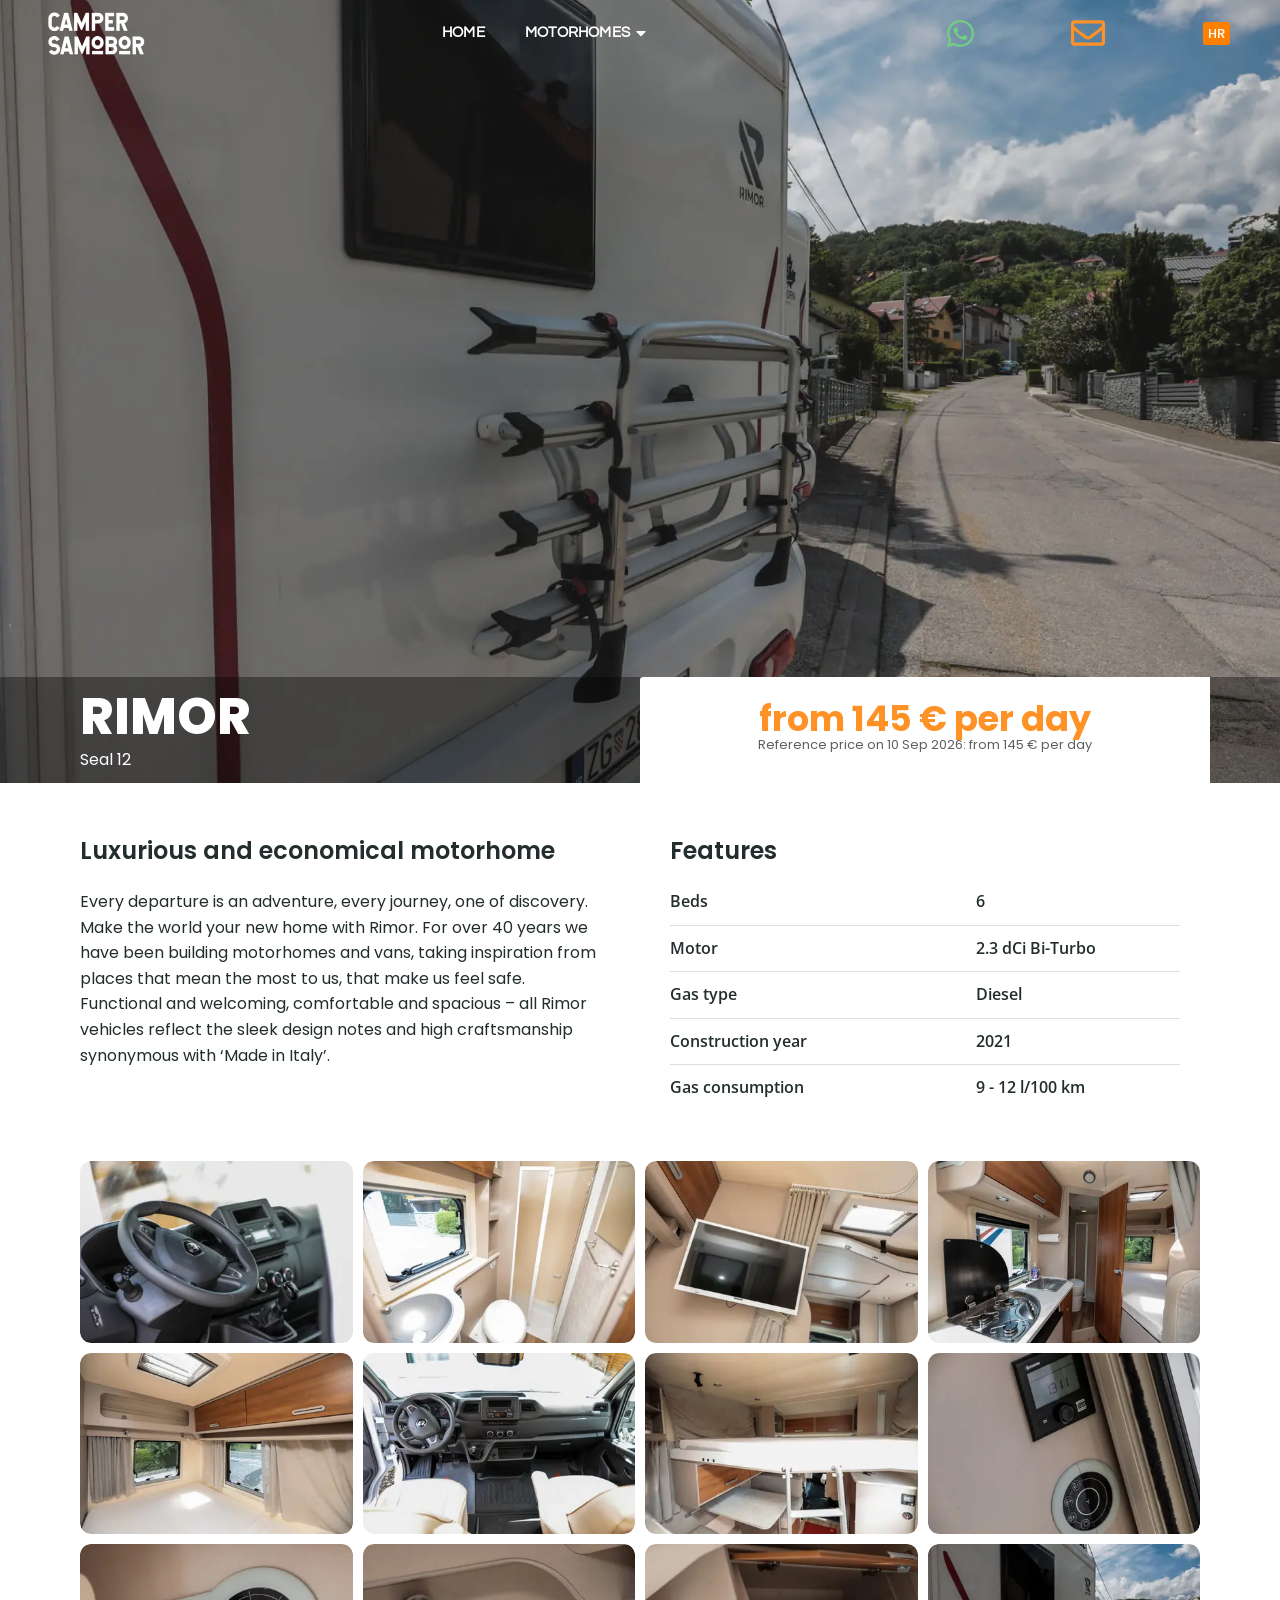
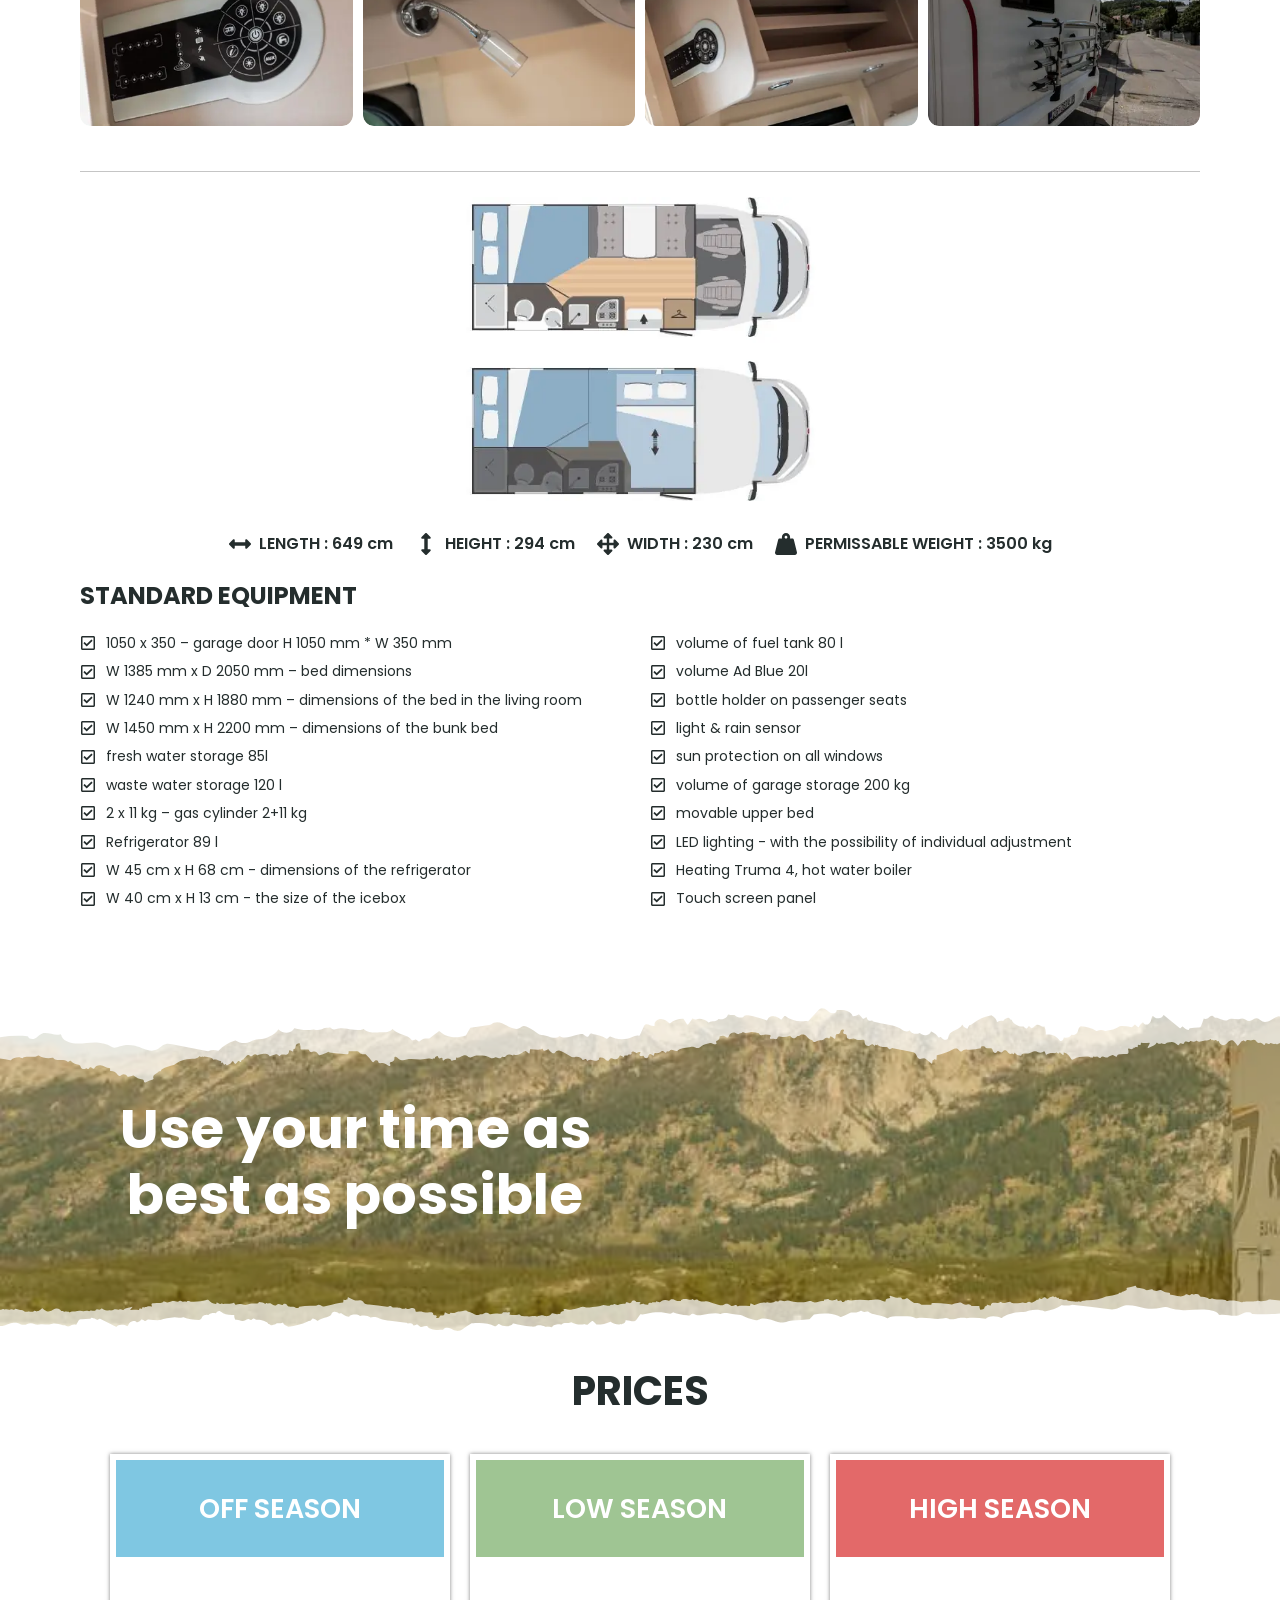
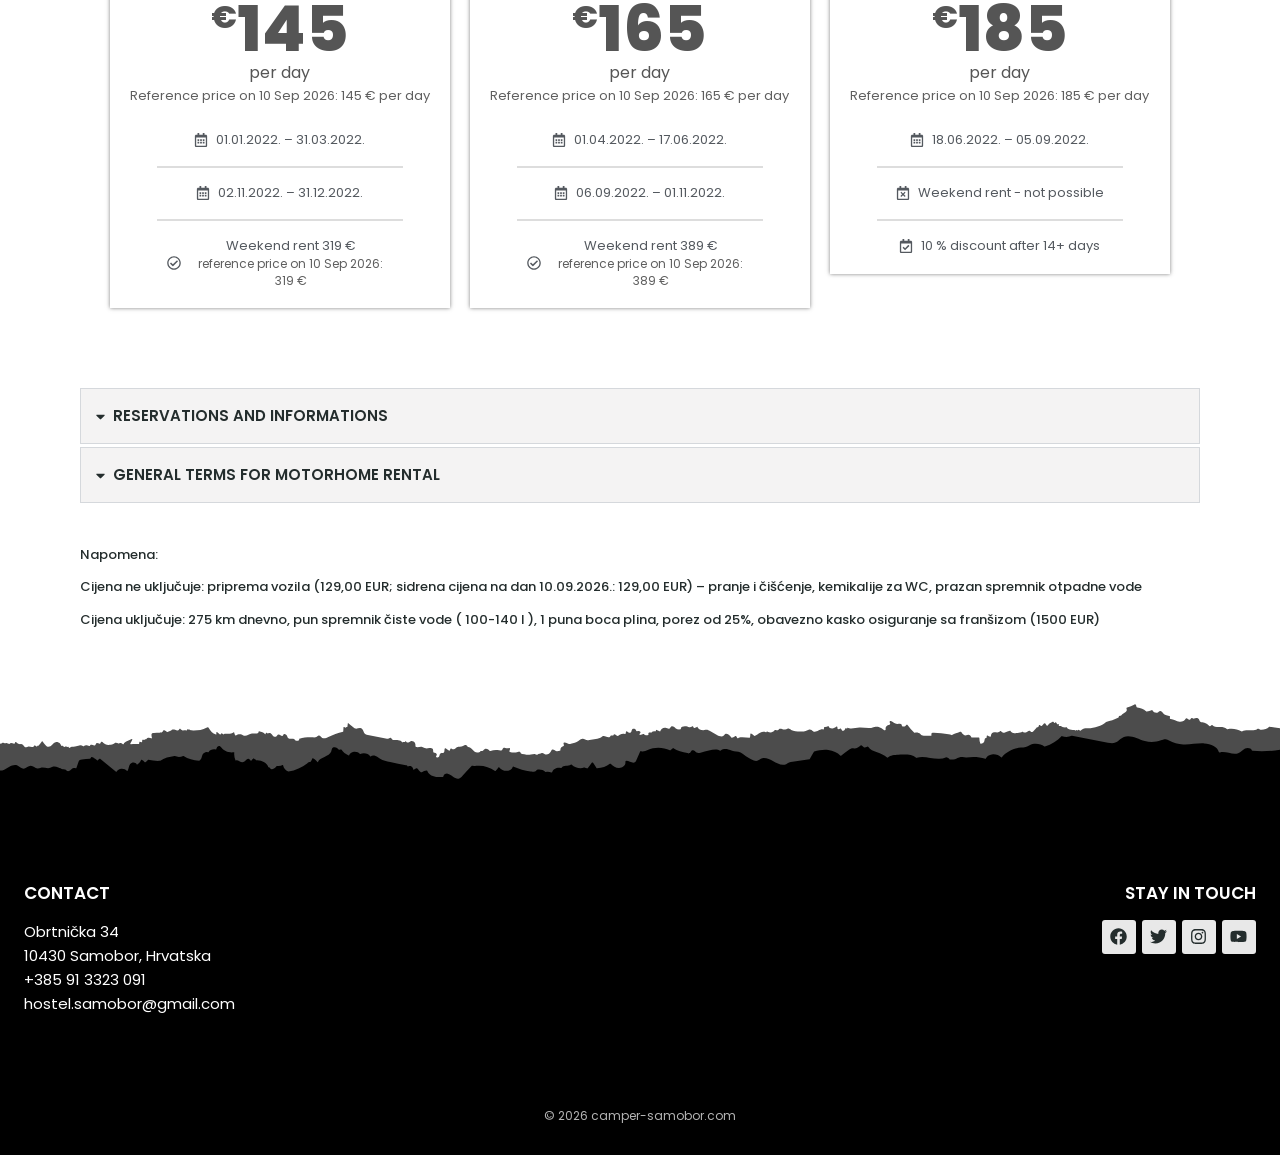
<file: en/rimor.html>
<!DOCTYPE html>
<html lang="en-US">
<head>
  <meta charset="UTF-8">
  <meta name="viewport" content="width=device-width, initial-scale=1">
  <link rel="icon" href="data:,">
  <title>RENT A MOTORHOME | RIMOR | camper-samobor.com</title>
  <meta name="description" content="RIMOR Seal 12 – from 145 € per day. Luxurious and economical motorhome.">
  <link rel="preload" as="image" href="../images/rimor/RIMOR-mobile.webp" media="(max-width: 800px) and (orientation: portrait)" fetchpriority="high">
  <link rel="preload" as="image" href="../images/rimor/RIMOR.webp" media="not all and (max-width: 800px) and (orientation: portrait)" fetchpriority="high">
  <style>.d-hero{background-image:url("../images/rimor/RIMOR.webp")}@media (max-width: 800px) and (orientation: portrait){.d-hero{background-image:url("../images/rimor/RIMOR-mobile.webp")}}</style>
  <link rel="preload" href="../fonts/poppins-400-latin.woff2" as="font" type="font/woff2" crossorigin>
  <link rel="preload" href="../fonts/poppins-500-latin.woff2" as="font" type="font/woff2" crossorigin>
  <link rel="preload" href="../fonts/poppins-800-latin.woff2" as="font" type="font/woff2" crossorigin>
  <link rel="stylesheet" href="../css/style.css?v=5">
</head>
<body class="no-js">

<!-- Reusable SVG symbols -->
<svg width="0" height="0" style="position:absolute" aria-hidden="true">
  <defs>
    <symbol id="ico-whatsapp" viewBox="0 0 448 512"><path d="M380.9 97.1C339 55.1 283.2 32 223.9 32c-122.4 0-222 99.6-222 222 0 39.1 10.2 77.3 29.6 111L0 480l117.7-30.9c32.4 17.7 68.9 27 106.1 27h.1c122.3 0 224.1-99.6 224.1-222 0-59.3-25.2-115-67.1-157zm-157 341.6c-33.2 0-65.7-8.9-94-25.7l-6.7-4-69.8 18.3L72 359.2l-4.4-7c-18.5-29.4-28.2-63.3-28.2-98.2 0-101.7 82.8-184.5 184.6-184.5 49.3 0 95.6 19.2 130.4 54.1 34.8 34.9 56.2 81.2 56.1 130.5 0 101.8-84.9 184.6-186.6 184.6zm101.2-138.2c-5.5-2.8-32.8-16.2-37.9-18-5.1-1.9-8.8-2.8-12.5 2.8-3.7 5.6-14.3 18-17.6 21.8-3.2 3.7-6.5 4.2-12 1.4-32.6-16.3-54-29.1-75.5-66-5.7-9.8 5.7-9.1 16.3-30.3 1.8-3.7.9-6.9-.5-9.7-1.4-2.8-12.5-30.1-17.1-41.2-4.5-10.8-9.1-9.3-12.5-9.5-3.2-.2-6.9-.2-10.6-.2-3.7 0-9.7 1.4-14.8 6.9-5.1 5.6-19.4 19-19.4 46.3 0 27.3 19.9 53.7 22.6 57.4 2.8 3.7 39.1 59.7 94.8 83.8 35.2 15.2 49 16.5 66.6 13.9 10.7-1.6 32.8-13.4 37.4-26.4 4.6-13 4.6-24.1 3.2-26.4-1.3-2.5-5-3.9-10.5-6.6z"/></symbol>
    <symbol id="ico-envelope-o" viewBox="0 0 512 512"><path d="M464 64H48C21.49 64 0 85.49 0 112v288c0 26.51 21.49 48 48 48h416c26.51 0 48-21.49 48-48V112c0-26.51-21.49-48-48-48zm0 48v40.805c-22.422 18.259-58.168 46.651-134.587 106.49-16.841 13.247-50.201 45.072-73.413 44.701-23.208.375-56.579-31.459-73.413-44.701C106.18 199.465 70.425 171.067 48 152.805V112h416zM48 400V214.398c22.914 18.251 55.409 43.862 104.938 82.646 21.857 17.205 60.134 55.186 103.062 54.955 42.717.231 80.509-37.199 103.053-54.947 49.528-38.783 82.032-64.401 104.947-82.653V400H48z"/></symbol>
    <symbol id="ico-caret-down" viewBox="0 0 320 512"><path d="M31.3 192h257.3c17.8 0 26.7 21.5 14.1 34.1L174.1 354.8c-7.8 7.8-20.5 7.8-28.3 0L17.2 226.1C4.6 213.5 13.5 192 31.3 192z"/></symbol>
    <symbol id="ico-caret-up" viewBox="0 0 320 512"><path d="M288.662 352H31.338c-17.818 0-26.741-21.543-14.142-34.142l128.662-128.662c7.81-7.81 20.474-7.81 28.284 0l128.662 128.662c12.6 12.599 3.676 34.142-14.142 34.142z"/></symbol>
    <symbol id="ico-facebook" viewBox="0 0 512 512"><path d="M504 256C504 119 393 8 256 8S8 119 8 256c0 123.78 90.69 226.38 209.25 245V327.69h-63V256h63v-54.64c0-62.15 37-96.48 93.67-96.48 27.14 0 55.52 4.84 55.52 4.84v61h-31.28c-30.8 0-40.41 19.12-40.41 38.73V256h68.78l-11 71.69h-57.78V501C413.31 482.38 504 379.78 504 256z"/></symbol>
    <symbol id="ico-twitter" viewBox="0 0 512 512"><path d="M459.37 151.716c.325 4.548.325 9.097.325 13.645 0 138.72-105.583 298.558-298.558 298.558-59.452 0-114.68-17.219-161.137-47.106 8.447.974 16.568 1.299 25.34 1.299 49.055 0 94.213-16.568 130.274-44.832-46.132-.975-84.792-31.188-98.112-72.772 6.498.974 12.995 1.624 19.818 1.624 9.421 0 18.843-1.3 27.614-3.573-48.081-9.747-84.143-51.98-84.143-102.985v-1.299c13.969 7.797 30.214 12.67 47.431 13.319-28.264-18.843-46.781-51.005-46.781-87.391 0-19.492 5.197-37.36 14.294-52.954 51.655 63.675 129.3 105.258 216.365 109.807-1.624-7.797-2.599-15.918-2.599-24.04 0-57.828 46.782-104.934 104.934-104.934 30.213 0 57.502 12.67 76.67 33.137 23.715-4.548 46.456-13.32 66.599-25.34-7.798 24.366-24.366 44.833-46.132 57.827 21.117-2.273 41.584-8.122 60.426-16.243-14.292 20.791-32.161 39.308-52.628 54.253z"/></symbol>
    <symbol id="ico-instagram" viewBox="0 0 448 512"><path d="M224.1 141c-63.6 0-114.9 51.3-114.9 114.9s51.3 114.9 114.9 114.9S339 319.5 339 255.9 287.7 141 224.1 141zm0 189.6c-41.1 0-74.7-33.5-74.7-74.7s33.5-74.7 74.7-74.7 74.7 33.5 74.7 74.7-33.6 74.7-74.7 74.7zm146.4-194.3c0 14.9-12 26.8-26.8 26.8-14.9 0-26.8-12-26.8-26.8s12-26.8 26.8-26.8 26.8 12 26.8 26.8zm76.1 27.2c-1.7-35.9-9.9-67.7-36.2-93.9-26.2-26.2-58-34.4-93.9-36.2-37-2.1-147.9-2.1-184.9 0-35.8 1.7-67.6 9.9-93.9 36.1s-34.4 58-36.2 93.9c-2.1 37-2.1 147.9 0 184.9 1.7 35.9 9.9 67.7 36.2 93.9s58 34.4 93.9 36.2c37 2.1 147.9 2.1 184.9 0 35.9-1.7 67.7-9.9 93.9-36.2 26.2-26.2 34.4-58 36.2-93.9 2.1-37 2.1-147.8 0-184.8zM398.8 388c-7.8 19.6-22.9 34.7-42.6 42.6-29.5 11.7-99.5 9-132.1 9s-102.7 2.6-132.1-9c-19.6-7.8-34.7-22.9-42.6-42.6-11.7-29.5-9-99.5-9-132.1s-2.6-102.7 9-132.1c7.8-19.6 22.9-34.7 42.6-42.6 29.5-11.7 99.5-9 132.1-9s102.7-2.6 132.1 9c19.6 7.8 34.7 22.9 42.6 42.6 11.7 29.5 9 99.5 9 132.1s2.7 102.7-9 132.1z"/></symbol>
    <symbol id="ico-youtube" viewBox="0 0 576 512"><path d="M549.655 124.083c-6.281-23.65-24.787-42.276-48.284-48.597C458.781 64 288 64 288 64S117.22 64 74.629 75.486c-23.497 6.322-42.003 24.947-48.284 48.597-11.412 42.867-11.412 132.305-11.412 132.305s0 89.438 11.412 132.305c6.281 23.65 24.787 41.5 48.284 47.821C117.22 448 288 448 288 448s170.78 0 213.371-11.486c23.497-6.321 42.003-24.171 48.284-47.821 11.412-42.867 11.412-132.305 11.412-132.305s0-89.438-11.412-132.305zm-317.51 213.508V175.185l142.739 81.205-142.739 81.201z"/></symbol>
    <symbol id="ico-arrow-up" viewBox="0 0 448 512"><path d="M34.9 289.5l-22.2-22.2c-9.4-9.4-9.4-24.6 0-33.9L207 39c9.4-9.4 24.6-9.4 33.9 0l194.3 194.3c9.4 9.4 9.4 24.6 0 33.9L413 289.4c-9.5 9.5-25 9.3-34.3-.4L264 168.6V456c0 13.3-10.7 24-24 24h-32c-13.3 0-24-10.7-24-24V168.6L69.2 289.1c-9.3 9.8-24.8 10-34.3.4z"/></symbol>
    <symbol id="ico-arrows-alt-h" viewBox="0 0 512 512"><path d="M377.941 169.941V216H134.059v-46.059c0-21.382-25.851-32.09-40.971-16.971L7.029 239.029c-9.373 9.373-9.373 24.568 0 33.941l86.059 86.059c15.119 15.119 40.971 4.411 40.971-16.971V296h243.882v46.059c0 21.382 25.851 32.09 40.971 16.971l86.059-86.059c9.373-9.373 9.373-24.568 0-33.941l-86.059-86.059c-15.119-15.12-40.971-4.412-40.971 16.97z"/></symbol>
    <symbol id="ico-arrows-alt-v" viewBox="0 0 256 512"><path d="M214.059 377.941H168V134.059h46.059c21.382 0 32.09-25.851 16.971-40.971L144.971 7.029c-9.373-9.373-24.568-9.373-33.941 0L24.971 93.088c-15.119 15.119-4.411 40.971 16.971 40.971H88v243.882H41.941c-21.382 0-32.09 25.851-16.971 40.971l86.059 86.059c9.373 9.373 24.568 9.373 33.941 0l86.059-86.059c15.12-15.119 4.412-40.971-16.97-40.971z"/></symbol>
    <symbol id="ico-arrows-alt" viewBox="0 0 512 512"><path d="M352.201 425.775l-79.196 79.196c-9.373 9.373-24.568 9.373-33.941 0l-79.196-79.196c-15.119-15.119-4.411-40.971 16.971-40.97h51.162L228 284H127.196v51.162c0 21.382-25.851 32.09-40.971 16.971L7.029 272.937c-9.373-9.373-9.373-24.569 0-33.941L86.225 159.8c15.119-15.119 40.971-4.411 40.971 16.971V228H228V127.196h-51.23c-21.382 0-32.09-25.851-16.971-40.971l79.196-79.196c9.373-9.373 24.568-9.373 33.941 0l79.196 79.196c15.119 15.119 4.411 40.971-16.971 40.971h-51.162V228h100.804v-51.162c0-21.382 25.851-32.09 40.97-16.971l79.196 79.196c9.373 9.373 9.373 24.569 0 33.941L425.773 352.2c-15.119 15.119-40.971 4.411-40.97-16.971V284H284v100.804h51.23c21.382 0 32.09 25.851 16.971 40.971z"/></symbol>
    <symbol id="ico-weight-hanging" viewBox="0 0 512 512"><path d="M510.28 445.86l-73.03-292.13c-3.8-15.19-16.44-25.72-30.87-25.72h-60.25c3.57-10.05 5.88-20.72 5.88-32 0-53.02-42.98-96-96-96s-96 42.98-96 96c0 11.28 2.3 21.95 5.88 32h-60.25c-14.43 0-27.08 10.54-30.87 25.72L1.72 445.86C-6.61 479.17 16.38 512 48.03 512h415.95c31.64 0 54.63-32.83 46.3-66.14zM256 128c-17.64 0-32-14.36-32-32s14.36-32 32-32 32 14.36 32 32-14.36 32-32 32z"/></symbol>
    <symbol id="ico-calendar-alt" viewBox="0 0 448 512"><path d="M148 288h-40c-6.6 0-12-5.4-12-12v-40c0-6.6 5.4-12 12-12h40c6.6 0 12 5.4 12 12v40c0 6.6-5.4 12-12 12zm108-12v-40c0-6.6-5.4-12-12-12h-40c-6.6 0-12 5.4-12 12v40c0 6.6 5.4 12 12 12h40c6.6 0 12-5.4 12-12zm96 0v-40c0-6.6-5.4-12-12-12h-40c-6.6 0-12 5.4-12 12v40c0 6.6 5.4 12 12 12h40c6.6 0 12-5.4 12-12zm-96 96v-40c0-6.6-5.4-12-12-12h-40c-6.6 0-12 5.4-12 12v40c0 6.6 5.4 12 12 12h40c6.6 0 12-5.4 12-12zm-96 0v-40c0-6.6-5.4-12-12-12h-40c-6.6 0-12 5.4-12 12v40c0 6.6 5.4 12 12 12h40c6.6 0 12-5.4 12-12zm192 0v-40c0-6.6-5.4-12-12-12h-40c-6.6 0-12 5.4-12 12v40c0 6.6 5.4 12 12 12h40c6.6 0 12-5.4 12-12zm96-260v352c0 26.5-21.5 48-48 48H48c-26.5 0-48-21.5-48-48V112c0-26.5 21.5-48 48-48h48V12c0-6.6 5.4-12 12-12h40c6.6 0 12 5.4 12 12v52h128V12c0-6.6 5.4-12 12-12h40c6.6 0 12 5.4 12 12v52h48c26.5 0 48 21.5 48 48zm-48 346V160H48v298c0 3.3 2.7 6 6 6h340c3.3 0 6-2.7 6-6z"/></symbol>
    <symbol id="ico-check-circle" viewBox="0 0 512 512"><path d="M256 8C119.033 8 8 119.033 8 256s111.033 248 248 248 248-111.033 248-248S392.967 8 256 8zm0 48c110.532 0 200 89.451 200 200 0 110.532-89.451 200-200 200-110.532 0-200-89.451-200-200 0-110.532 89.451-200 200-200m140.204 130.267l-22.536-22.718c-4.667-4.705-12.265-4.736-16.97-.068L215.346 303.697l-59.792-60.277c-4.667-4.705-12.265-4.736-16.97-.069l-22.719 22.536c-4.705 4.667-4.736 12.265-.068 16.971l90.781 91.516c4.667 4.705 12.265 4.736 16.97.068l172.589-171.204c4.704-4.668 4.734-12.266.067-16.971z"/></symbol>
    <symbol id="ico-calendar-times" viewBox="0 0 448 512"><path d="M311.7 374.7l-17 17c-4.7 4.7-12.3 4.7-17 0L224 337.9l-53.7 53.7c-4.7 4.7-12.3 4.7-17 0l-17-17c-4.7-4.7-4.7-12.3 0-17l53.7-53.7-53.7-53.7c-4.7-4.7-4.7-12.3 0-17l17-17c4.7-4.7 12.3-4.7 17 0l53.7 53.7 53.7-53.7c4.7-4.7 12.3-4.7 17 0l17 17c4.7 4.7 4.7 12.3 0 17L257.9 304l53.7 53.7c4.8 4.7 4.8 12.3.1 17zM448 112v352c0 26.5-21.5 48-48 48H48c-26.5 0-48-21.5-48-48V112c0-26.5 21.5-48 48-48h48V12c0-6.6 5.4-12 12-12h40c6.6 0 12 5.4 12 12v52h128V12c0-6.6 5.4-12 12-12h40c6.6 0 12 5.4 12 12v52h48c26.5 0 48 21.5 48 48zm-48 346V160H48v298c0 3.3 2.7 6 6 6h340c3.3 0 6-2.7 6-6z"/></symbol>
    <symbol id="ico-calendar-check" viewBox="0 0 448 512"><path d="M400 64h-48V12c0-6.627-5.373-12-12-12h-40c-6.627 0-12 5.373-12 12v52H160V12c0-6.627-5.373-12-12-12h-40c-6.627 0-12 5.373-12 12v52H48C21.49 64 0 85.49 0 112v352c0 26.51 21.49 48 48 48h352c26.51 0 48-21.49 48-48V112c0-26.51-21.49-48-48-48zm-6 400H54a6 6 0 0 1-6-6V160h352v298a6 6 0 0 1-6 6zm-52.849-200.65L198.842 404.519c-4.705 4.667-12.303 4.637-16.971-.068l-75.091-75.699c-4.667-4.705-4.637-12.303.068-16.971l22.719-22.536c4.705-4.667 12.303-4.637 16.97.069l44.104 44.461 111.072-110.181c4.705-4.667 12.303-4.637 16.971.068l22.536 22.718c4.667 4.705 4.636 12.303-.069 16.97z"/></symbol>
    <symbol id="ico-check-square" viewBox="0 0 448 512"><path d="M400 32H48C21.49 32 0 53.49 0 80v352c0 26.51 21.49 48 48 48h352c26.51 0 48-21.49 48-48V80c0-26.51-21.49-48-48-48zm0 400H48V80h352v352zm-35.864-241.724L191.547 361.48c-4.705 4.667-12.303 4.637-16.97-.068l-90.781-91.516c-4.667-4.705-4.637-12.303.069-16.971l22.719-22.536c4.705-4.667 12.303-4.637 16.97.069l59.792 60.277 141.352-140.216c4.705-4.667 12.303-4.637 16.97.068l22.536 22.718c4.667 4.706 4.637 12.304-.068 16.971z"/></symbol>
    <symbol id="ico-chevron-left" viewBox="0 0 320 512"><path d="M34.52 239.03L228.87 44.69c9.37-9.37 24.57-9.37 33.94 0l22.67 22.67c9.36 9.36 9.37 24.52.04 33.9L131.49 256l154.02 154.75c9.34 9.38 9.32 24.54-.04 33.9l-22.67 22.67c-9.37 9.37-24.57 9.37-33.94 0L34.52 272.97c-9.37-9.37-9.37-24.57 0-33.94z"/></symbol>
    <symbol id="ico-chevron-right" viewBox="0 0 320 512"><path d="M285.476 272.971L91.132 467.314c-9.373 9.373-24.569 9.373-33.941 0l-22.667-22.667c-9.357-9.357-9.375-24.522-.04-33.901L188.505 256 34.484 101.255c-9.335-9.379-9.317-24.544.04-33.901l22.667-22.667c9.373-9.373 24.569-9.373 33.941 0L285.475 239.03c9.373 9.372 9.373 24.568.001 33.941z"/></symbol>
    <symbol id="ico-times" viewBox="0 0 352 512"><path d="M242.72 256l100.07-100.07c12.28-12.28 12.28-32.19 0-44.48l-22.24-22.24c-12.28-12.28-32.19-12.28-44.48 0L176 189.28 75.93 89.21c-12.28-12.28-32.19-12.28-44.48 0L9.21 111.45c-12.28 12.28-12.28 32.19 0 44.48L109.28 256 9.21 356.07c-12.28 12.28-12.28 32.19 0 44.48l22.24 22.24c12.28 12.28 32.2 12.28 44.48 0L176 322.72l100.07 100.07c12.28 12.28 32.2 12.28 44.48 0l22.24-22.24c12.28-12.28 12.28-32.19 0-44.48L242.72 256z"/></symbol>
    <g id="torn"><path opacity="0.7" d="M0.1,197.8c12.1,1.7,23,3.5,33.8,5.3c0.9,0.1,1.9-0.1,2.6-0.8 c6.5-6.2,17.2-9.5,27.2-8.2c0.3,0,0.7,0.1,1,0.3c1.6,0.7,3.1,1.5,4.7,2.2c1,0.5,2.3,0.3,3.2-0.4c11.5-8.5,35.2,1,46.8-7.3 c1-0.7,2.3-0.7,3.3-0.1c11.8,7.4,28.3,10.1,42.8,6.8c1.2-0.3,2.4,0.3,3.2,1.3c3.7,5.1,13.4,6,21.3,5.7c7.7-0.3,17.2,0.1,21.6,4.7 c1,1.1,2.7,1.2,3.9,0.4c1.2-0.8,2.3-1.6,3.5-2.3c1.3-0.9,3-0.6,4,0.5c4.7,5.6,12.2,9.6,20.5,10.9c2.4,0.4,4.9,0.6,6.7,1.9 c2.7,1.9,2.6,5.3,4.2,7.9c2.6,4.2,10.5,4.9,14.8,2c1-0.7,2.4-0.7,3.4,0.1c0.6,0.4,1.1,0.8,1.7,1.2c1.3,0.9,3,0.7,4.1-0.5 c1.1-1.2,2.1-2.4,3.2-3.6c1-1.2,2.7-1.4,4-0.5c1.9,1.3,3.9,2.6,5.9,3.9c1.5,1,3.6,0.5,4.4-1.2c2.9-5.9,11-10.1,18.9-9.2 c9.7,1.1,18.7,8.6,27.4,8.8c2.3,0.1,3.8,2.6,2.6,4.6c0,0,0,0.1-0.1,0.1c-1.2,2,0.3,4.5,2.6,4.6c7.7,0.2,15.3,3.5,19.3,8.8 c2.2,2.9,4.9,7,9.1,6.3c2.4-0.4,3.9-2.2,5.7-3.5c5.5-3.7,14.8-0.6,16.8,4.5c0.6,1.5,2.2,2.3,3.7,1.9c4.8-1.4,9.7-2.8,14.6-4.1 c1-0.3,2.1,0,2.8,0.7c6.8,6.2,16.7,10.4,27.1,11.3c1.3,0.1,2.3,1,2.7,2.3c0.5,1.8,0.9,3.6,1.4,5.4c0.5,1.9,2.6,2.9,4.4,2 c7.3-3.8,15.1-6.9,23.1-9.4c1.8-0.6,2.7-2.7,1.8-4.3c-1.6-3-0.3-7.6,2.9-10.1c4.2-3.5,10.1-5.7,13.2-9.7c0.6-0.8,1.4-1.2,2.4-1.3 c0.8,0,1.6,0,2.4-0.1c1.2,0,2.2-0.7,2.7-1.8c0.5-1.2,1.1-2.3,1.6-3.5c0.3-0.6,0.8-1.1,1.4-1.4c11.4-5.8,24-10.1,37.2-12.6 c14.5-12.2,35.4-19.5,56.5-19.7c2.7-0.1,5.4,0.1,8-0.4c2.7-0.5,5.2-1.5,7.8-2.3c2.7-0.8,4.7-3.1,6.8-4.6c0.6-0.4,1.2-0.8,2-0.7 c1.7,0.2,1.8,2.5,3.4,2.8c1.8,0.2,3-2.4,4.7-1.8c0.6,0.2,1,0.9,1.6,1.1c1.6,0.6,3-1.8,4.8-1.5c0.6,0.1,1.1,0.6,1.6,0.9 c0.7,0.4,1.6,0.5,2.5,0.6c2.9,0.4,5.9,0.8,8.8,1.2c2.9,0.4,6,0.8,8.6,2c2.1,1,3.8,2.5,4.5,4.3c0.3,0.8,1,1.3,1.8,1.2 c4.4-0.6,8.9-0.2,13.1,1.1c-0.3,0.1-0.5,0.3-0.3,0.6c0.4,0.4,1.3,0.3,1.9,0.1c0.6-0.1,1.6,0,1.7,0.5c-0.8,0.3-1.6,0.8-2.1,1.4 c2.6,0.3,5.3,0.4,7.9,0.4c1.1,0,1.9,1.1,1.6,2.2c-0.2,0.7-0.3,1.4-0.3,2.1c0,1.4,1.8,2.2,2.8,1.2c0,0,0,0,0,0 c0.7-0.7,1.9-0.6,2.5,0.2c1.2,1.6,2.4,3.2,3.6,4.9c0.7,1.1,2.3,1,2.9-0.2c0-0.1,0.1-0.1,0.1-0.2c0.5-1,2-1.2,2.7-0.3 c0.9,1,1.9,2.1,2.8,3.1c0.7,0.7,1.8,0.7,2.5-0.1c2.4-2.6,8-3.4,10.7-6.1c2-2,2.5-5.1,5.4-6.1c0.3-0.1,0.7-0.2,1.1-0.1 c0.4,0.1,0.7,0.4,0.9,0.8c1.3,1.9,2.5,3.7,3.8,5.6c0.5,0.7,1,1.5,1.9,1.7c1.5,0.3,2.8-0.8,3.7-1.8c1.6-1.9,3.1-3.7,4.7-5.6 c0.5-0.6,1-1.2,1.9-1.5c2.4-0.7,3.8,1.9,5.9,3c0.8,0.4,1.8,0.1,2.2-0.7c0.5-0.9,0.6-2,1-3c0.4-1.4,1.6-3.1,3.4-3 c0.7,0,1.3,0.3,2,0.2c0.4-0.1,0.8-0.4,0.8-0.8c0-0.4,0-0.8,0.3-1.1c2.8-3.3,5.7-5.8,8.6-9.2c1.9-2.4,5.2-5,8.3-3.8 c1.9,0.8,2.7,2.9,4.7,3.6c3.3,1.2,6.2-2.1,8.9-4c3.2-2.3,9.3-2.2,11.4,0.5c0.5,0.7,1.4,0.7,2.2,0.3c4.1-2.4,9.3-3.2,14.4-3.8 c4.6-0.5,9.3-0.9,13.8,0.1c3.8,0.9,7.4,3.1,8.7,6.1c0.4,0.8,1.2,1.2,2.1,0.9c5.1-1.7,10.2-3.5,15.4-5.3c1.4-0.5,3-1,4.6-0.9 c3.8,0.4,5.7,4.3,8.9,5.6c0.9,0.3,1.8-0.1,2.2-1c0.9-2.4,5.1-3.8,8.6-3.7c4.1,0.1,8.4,1.3,12.2,0.1c5.5-1.7,7-7,7.3-11.8 c0.1-1,1-1.7,2-1.5c3.1,0.7,6,2,8.3,3.8c1.1,0.8,2.6,0.1,2.7-1.3c0.1-1.3,0-2.6-0.3-3.8c-0.2-0.9,0.4-1.9,1.4-2 c2.1-0.2,4.2-1.8,4.9-3.6c1-2.3,0.7-4.9,1.4-7.2c1.3-4,5.9-7.2,11-7.7c0.8-0.1,1.5,0.4,1.8,1.1c1.7,5.3,2.6,10.8,2.5,16.3 c0,0.9,0.7,1.7,1.6,1.7c7.3,0.4,14.7,0.5,22,0.2c0.7,0,1.3,0.3,1.5,0.9c1.9,3.8,5,7.8,9.8,7.4c2.1-0.2,3.9-1.2,6-1.6 c6.2-1.1,11.2,3.8,14,8.3c0.8,1.3,1.9,2.8,3.6,3c1.1,0.2,2.3-0.2,3.4-0.6c3.8-1.3,7.5-2.7,11.3-4c4.6-1.6,8.1-3.6,12.1-5.8 c0.5-0.3,1.2-0.3,1.7,0c2.5,1.6,5.9,2.2,9,2.6c15.2,2.1,30.5,3.6,45.8,4.5c2.1,0.1,4.4,0.1,6.1-0.9c2.1-1.3,2-3.6,1.3-5.8 c-0.4-1.1,0.4-2.2,1.6-2.2c7.5-0.2,15.1-0.2,22.6-0.1c2.1,0,4.4,0.1,6.2,1c1.8,0.9,2.9,2.5,4.3,3.9c3.9,3.9,10.8,5.5,16.7,4.2 c1-0.2,2.1,0.1,2.8,0.8c7.5,7.1,14.1,14.7,19.8,22.8c1.3,1.9,4.1,1.9,5.3-0.1c0.7-1.2,1.6-2.2,2.9-3c2.9-2,8.2-1.9,9.7,0.9 c0.8,1.5,0.4,3.2,1.3,4.6c2.4,3.4,8.8,1.2,13.8,1.4c7.6,0.3,13,7.4,19.5,9.4c2.6,0.8,4.9-1.9,3.8-4.3c-0.4-0.9-0.9-1.7-1.3-2.6 c-1.1-1.9,0.1-4.3,2.2-4.7c3.6-0.6,7-2.2,9.2-4.6c2.2-2.5,3.1-5.8,2.4-8.9c-0.5-2.5,1.8-4.6,4.2-3.7c3.1,1.2,6,3.8,8.6,5.8 c4.9,3.7,11.9,5.4,18.5,4.6c4.7-0.6,9-2.3,13.6-3.2c12-2.2,24.4,1.9,36.6,1.2c13-0.7,27.8-6.3,37.9,0.2c-1.5-0.8-0.4-3,1.5-3.3 c1.1-0.2,2.1,0,3.2,0.4c0.9,0.3,1.8-0.3,1.9-1.2c0.6-3.3,4.2-6.3,8.3-6.6c0.7-0.1,1.3,0.4,1.5,1.1c0.5,2,1.7,4,3.2,5.7 c0.5,0.5,1.2,0.6,1.8,0.3c2.2-1.2,4.9-1.8,7.5-1.8c0.9,0,1.5,0.7,1.5,1.6c-0.1,2.1,0.2,4.2,1.1,6.1c0.4,0.9,1.6,1.1,2.3,0.5 c3.5-3.1,8.1-5.6,13.3-5.8c4.9-0.2,9.9,2.6,11,6.2c0.3,0.9,1.4,1.3,2.2,0.8c2.8-1.9,6.6-2.8,10.2-2.5c0.8,0.1,1.5-0.5,1.6-1.2 c0.3-1.8,0.5-3.5,0.8-5.3c0.1-0.9,1.1-1.5,2-1.2c4.7,1.7,10.7-1.1,15.1-3.7c5-2.9,12.6-5.6,16.7-1.8c2.9,2.6,7.4,6.2,11.6,5.2 c4.2-1.1,7.5-3.5,11.5-4.9c5.4-1.8,11.4-1.6,17.2-1.4c9.6,0.4,19.7,0.9,27.7,5.1c3.6,1.9,7.4,4.6,11.6,3.9c2.7-0.5,4.8-2.3,7.4-2.8 c3.3-0.7,6.6,0.8,9.7,1.9s7.4,1.5,9.4-0.7c0.9-0.9,1.3-2.2,2.4-2.8c2.6-1.6,6.3,0.8,9.5,0.2c2.8-0.6,3.9-3.2,5.8-5 c4.6-4.2,12.7-2.3,19.2,0.3c0.9,0.4,2-0.3,2-1.3c0,0,0,0,0,0c0.1-1.1,1.2-1.7,2.1-1.2c4.9,2.7,12.6,1.2,17.9-1.7 c5.8-3.2,10.5-7.7,17-9.7c0.5-0.2,1.1,0,1.5,0.4c2.7,2.8,5.9,5.3,9.6,7.2c1,0.5,2.1-0.2,2.2-1.3c0.1-3.4,0.4-6.9,1-10.4 c0.1-0.7,0.8-1.3,1.6-1.2c7.5,0.5,14.9,0.9,22.3,1.3c4.7,0.3,10.4,0.1,13.1-2.7c0.5-0.6,1.4-0.7,2-0.2c2.1,1.7,1.7,5.8,4.8,6.4 c1.3,0.3,2.7-0.3,3.9-0.9c2.8-1.3,5.7-2.6,8.6-4c0.7-0.3,1.5-0.1,1.8,0.5c2.4,3.9,6,7.4,10.2,10c2,1.3,4.7,2.5,7.1,1.8 c3.1-0.8,4.1-3.8,6.2-5.8c2.8-2.5,7.6-3.1,11.7-2.2c4,0.9,7.6,2.9,11,4.8c7.2,4.2,14.4,8.3,21.6,12.4c3.8,2.2,8.7,4.5,13,3 c9.1-3.2,21.1,0.9,24.4,8.3c0.3,0.8,1.2,1.2,2,0.8c2.5-1.2,5-2.4,7.4-3.5c0.6-0.3,1.3-0.1,1.8,0.4c1.2,1.4,2.1,2.9,2.8,4.4 c0.4,0.8,1.4,1.2,2.2,0.7c2.8-1.8,6-3.5,9.6-3.1c2.2,0.3,4.1,1.3,6.1,2.1c5,1.9,11.1,1.7,16-0.4c2.7-1.1,4.9-4.1,3.9-6 c-0.4-0.8,0.2-1.8,1.1-2c5.1-1.2,11-0.2,14.9,2.7c2.2,1.6,3.8,3.6,6.1,5.1c2.3,1.4,5.8,2.2,8.1,0.7c2.5-1.5,2.6-4.8,5.2-6.2 c3.8-2,8.2,1.5,12.6,2.4c4,0.8,8.2-0.8,11.1-3.2c2.4-2.1,4-4.7,5.4-7.3c0.4-0.7,1.2-0.9,1.9-0.6c3.8,1.6,7.6,3.3,11.4,5 c0-1.6,0.1-3.2,0.2-4.8c3.2-0.1,6.4-0.2,9.7-0.3c1.1,0,2-0.7,2.3-1.8c0,0,0,0,0,0c0.4-1.2,1.6-1.9,2.9-1.7c2.2,0.4,4.4,0.6,6.3-0.2 c1.9-0.7,2.8-2.9,2.1-4.3c-0.6-1.2-0.2-2.7,1-3.3c1.8-1,4-1.3,6.3-0.9c2.6,0.4,4.8,1.7,6.1,3.4c0.8,1.1,2.2,1.3,3.4,0.7 c2-1.2,4.3-2.1,6.7-2.7c1.2-0.3,2.7-0.5,3.7,0.2c2.4,1.7-1.8,4.3-2.6,6.8c-0.8,2.3,2,4.7,5,5.1c1.9,0.2,3.7,0,5.6-0.5 c1.5-0.4,2.9,0.6,3.2,2c0.3,1.6,1.1,3,2.6,4.1c2.3,1.8,6.5,2.1,8.8,0.2c3.8-3.1,1.3-10,6.4-11.5c3.8-1.1,6.7,2.3,10.1,4.3 c1.5,0.9,3.5,0,3.8-1.7c0.2-1.2,0.3-2.5,0.3-3.7c0-1.6,1.5-2.8,3.1-2.5c5.3,1.1,11.3,0.2,15.6-2.7c2.2-1.5,4.5-3.7,7.3-3.4 c3.7,0.3,6.1,4.5,9.3,5c1.1,0.2,2.2-0.5,2.6-1.6c0.1-0.2,0.2-0.5,0.3-0.7c0.4-1.3,1.7-2,3-1.7c2.6,0.6,5.3,0.6,6.7-1 c0.6-0.7,0.8-1.6,1.3-2.4c2-2.9,7.6-2.1,11.3-0.5s8.1,3.6,11.7,1.9c1.2-0.6,2.1-1.5,3.1-2.3c4.6-3.8,11.6-5.1,18.2-6.1 c6.5-1,12.9-2.1,19.4-3.1c3.6-0.6,7.3-1.1,10.8-0.2c3.3,0.9,6.1,3.1,9.6,3.5c5.8,0.6,10.1-3.7,14.5-6.8c6.5-4.5,15-6.5,23.2-8.5 c1.8-0.4,3.7-0.9,5.6-0.6c2.2,0.3,4,1.5,6,2.4c2.7,1.2,5.9,1.9,9,1.8c1.6,0,2.8-1.6,2.4-3.2c-0.5-1.9-1.9-4-1.1-5.9 c0.8-1.9,3.5-2.7,5.6-3.8c3.7-2.1,5.6-6,5-9.5c-0.2-1.4,0.7-2.7,2.1-2.9c2.8-0.4,5.5-0.9,8.3-1.2c4.6-0.7,10.8,6.6,15,5 c1.9-0.6,2.6-2.4,3.3-4c1.5-3.4,3.7-6.7,7.2-8.9c3.6-2.2,8.5-3.1,12.6-1.7c2.8,1,4.9,3,7.8,3.8c2.1,0.6,4.9-0.1,6-1.4 c0.6-0.7,1.5-1,2.4-0.9c2.3,0.4,5.2-0.7,6.3-2.4c0.7-1,2-1.4,3.2-0.9c1.4,0.6,2.8,1.3,4.3,1.9c1.1,0.5,2.3,1.1,3.6,0.9 c0.5,0,1-0.3,1.4-0.6c0.6-0.5,1.4-0.8,2.1-0.5c2.9,0.9,7.1-0.9,10.7-1.6c3.1-0.6,6.4-0.1,9.6,0.4c4.4,0.7,8.8,1.4,13.2,2.1 c1.3,0.2,2.7,0.4,3.7,1.2c1.9,1.5,1.6,4.2,3.8,5.3c1.8,1,4.3,0.2,6.4-0.5c7.7-2.4,16.7-2.3,24.3,0.4c1.4,0.5,2,2.1,1.4,3.5 c-0.8,1.7-1.4,3.4-1.9,5.2c-0.5,1.9,1.1,3.5,3,3.2c4-0.8,8.3-0.7,12.2,0.2c1.9,0.5,4,1.1,5.7,0.4c2.8-1.2,2.3-4.6,4.2-6.6 c2.9-3.2,9-1.2,13.8-0.2c7.5,1.5,15.2-0.5,22.2-3.1c1-0.4,2.2-0.1,2.9,0.8c1.5,1.8,3,3.5,5.2,4.8c2.7,1.6,6.5,2.2,9.4,0.9 c2.6-1.2,3.9-3.6,6.1-5.3c1.4-1,3.8-1.5,5.5-1.1c1,0.3,2.1-0.3,2.7-1.1c2.1-3,8.1-4.5,12.6-3c5.6,1.8,9,6.2,12.7,10 c3.2,3.3,7.6,6.6,12.7,7c1.1,0.1,1.9,0.9,2.2,1.9c0.8,2.6,4.3,4.6,7.5,3.9c2.4-0.5,4.2-2,6.2-3.1c3.8-2.1,8.9-2.9,13.4-2.1 c0.4,0.1,0.7,0.1,1.1,0c3.3-0.9,6.1-2.7,8.5-4.7c2.4-2.2,6.2-4,9.5-2.9c1.6,0.6,3.1,2,4.9,1.7c2.3-0.3,2.4-2.6,2.9-4.6 c0.4-1.6,2.2-2.4,3.7-1.6c3.4,1.8,6.4,3.9,9,6.4c1.5,1.5,4.1,0.5,4.3-1.6c0.2-2.4,0.5-4.7,0.7-7.1c0.2-1.7,0.5-3.6,2.2-4.7 c2.4-1.5,6-0.3,8.7-1.4c4.1-1.6,3.2-6.5,5.4-9.7c1.4-2,4.2-3.1,7.1-3.1c2.1,0,3.3,2.4,2,4.1c-0.9,1.2-1.5,2.4-1.8,3.7 c-0.5,2.5,1,5.5,4.1,6.2c1.2,0.2,2.4,0.1,3.6,0.5c5.5,1.5,1.8,8.8,5.2,12.7c2.1,2.5,6.7,2.7,10.4,2.1s7.5-1.7,11.2-1.1 c4.1,0.7,7.2,3.5,11.2,4.3c5.8,1.2,12.7-1.8,18-0.5c1.6,0.4,2.8,1.9,2.7,3.6c-0.2,3.5-0.1,7.1,1.9,10.2c2.4,3.8,8.4,6.4,13.1,4.4 c2.5-1,4.2-3.2,6.9-4c3.2-0.9,6.9,1.2,7.7,3.7c0.2,0.7,1.1,0.8,1.6,0.3c0.8-0.8,1.5-1.6,2.2-2.4c0.3-0.3,0.7-0.4,1.1-0.2 c1.6,0.8,4,0.5,5.3-0.6c0.4-0.4,1-0.3,1.4,0.2c2.4,3.4,7.1,5.8,12.1,6c0.1,0,0.3,0,0.4,0.1c5.2,2.7,14.4-1.4,18.5,2.3 c2.1,1.9,2.5,5.4,5.5,5.6c2.9,0.3,4.6-2.9,7.5-3.4c1.1-0.2,2.3,0,3.4,0.2c18.5,3.7,37,7.4,55.5,11.1c5.2,1,10.7,2.2,14.1,5.5 c2.8,2.7,3.6,6.3,5.1,9.6s4.3,6.7,8.6,7.3c5.2,0.6,10.3-3,15.3-1.7c1.7,0.5,3.2,1.5,4.5,2.6c5.9,4.6,11.7,9.3,17.4,14.1 c0.6,0.5,1.4,0.1,1.5-0.6c0.5-3.5,0.9-7,1.4-10.4c0.1-0.4,0.4-0.8,0.9-0.8c0.6-0.1,1.3,0,1.9,0.1c0.7,0.1,1.3-0.5,1.1-1.2 c0,0,0,0,0,0c-0.2-0.8,0.6-1.5,1.3-1.1c1.8,0.9,3.8,1.5,5.8,1.8c0.5,0.1,1-0.3,1.1-0.9c0.3-4.1,0.4-8.2,0.7-12.3 c0-0.4,0.3-0.8,0.7-0.9c16.2-3.6,31.6-9.3,45.7-16.6c5.7-3,13.4-6.3,18.9-3c4.1,2.5,6.4,8.4,11.4,7.4c2.4-0.4,3.8-2.4,5.7-3.7 c3.7-2.4,8.9-2.1,13.6-1.8c13.8,0.7,27.7-0.8,40.8-4.3c0.5-0.1,0.8-0.7,0.6-1.3c-0.7-1.9,1-4.2,3.4-5c2.7-0.7,5.6-0.1,8.1,1 c0.3,0.1,0.5,0.4,0.5,0.8c0.2,2.6,6,4.9,9.4,4.7c3.6-0.1,7.4-1.2,10.6,0.1c4.1,1.7,4.7,6.1,6.3,9.5c1.7,3.4,7.6,6.5,10.4,3.5 c1.1-1.2,1.1-3.1,2.6-4.1c3.9-2.5,8,4.4,12.9,3.9c4-0.4,4.7-5.2,8.4-6.7c3.2-1.4,7.1,0.5,9.2,2.9c2.1,2.3,3.5,5.2,6.2,7 c2.5,1.6,6.9,1.8,8.6-0.1c0.3-0.4,0.9-0.4,1.3-0.1c1.2,1,2.6,1.8,4.3,2.3c0.4,0.1,0.9-0.1,1.1-0.5c0.5-1.1,1.1-2.3,1.6-3.4 c0.3-0.7,1.3-0.7,1.7,0c2.9,5.1,11,7.5,18.3,8.9c0.6,0.1,1.2-0.4,1.1-1c-0.4-2.8,3.6-5.7,7.5-6.2c4.5-0.6,9.1,0.4,13.6-0.2 c8.8-1.3,16.4-9,24.8-6.5c2.1,0.7,3.9,1.9,5.9,2.8c6.1,2.7,14.4,1.5,19-2.7c0.4-0.4,1.1-0.3,1.4,0.1c2.1,3,3.5,6.3,4.1,9.8 c0.1,0.7,0.9,1,1.4,0.6c5.1-3.4,11.9-5.3,18.6-5c4.4,0.2,10,1,12.7-1.6c0.3-0.3,0.8-0.3,1.1-0.1c1.7,1,3.3,2.1,5,3.2 c0.4,0.2,0.9,0.2,1.2-0.2c0.9-1,1.9-2,2.9-3c0.3-0.3,0.9-0.4,1.3-0.1c3.1,2.5,6.2,5.1,9.3,7.6c0.5,0.4,1.3,0.2,1.5-0.4 c0.6-2,0.8-4.1,0.5-6.2c-0.1-0.7,0.5-1.2,1.1-1.1c11,2.3,17.6,11.7,22.6,20c0.6,0.9,1.3,2,2.6,2.3c1.7,0.4,3.3-0.7,4.6-1.5 c10.7-7.1,25.7-7.9,39.5-8.3c4.8-0.2,10.4,0,13.5,2.7c0.4,0.3,0.9,0.4,1.3,0.3c1.3-0.4,2.8-0.2,4,0.3c0.8,0.4,1.8,0,2.1-0.8 c0.2-0.5,0.3-1,0.5-1.5c0.3-0.8,1.1-1.2,1.9-0.9c3,1.2,6.8,1,9.7-0.4c0.5-0.2,1-0.2,1.5,0.1c2.1,1.4,4.2,2.9,6.3,4.3 c0.7,0.5,1.6,1.1,2.6,0.9c1.6-0.2,1.8-1.9,2.6-3c2.3-3.2,8.2-1.6,12.3,0.1c3.8,1.5,10.2,2,11.4-1.2c0.1-0.3,0.4-0.6,0.7-0.7 c3.7-1.9,7.6-3,11.3-4.9c0.5-0.2,1.1-0.2,1.5,0.1c2.5,1.9,5.3,3.5,8.2,4.9c0.6,0.3,1.4,0.6,2.2,0.5c2-0.2,2.1-2.5,2.9-4.1 c1.4-2.9,6.2-3.5,10.1-3.7c5.8-0.2,11.6-0.5,17.3-0.7c2.3-0.1,4.9-0.3,6.4-1.7c1.2-1.2,1.4-2.8,1.4-4.3c0-3-0.5-6.1-1.4-9.1 c-0.4-1.2,0.8-2.2,1.9-1.8c2.4,0.9,5,1.6,7.6,1.6c3.2-0.1,6.5-1.6,7.6-3.8c0.3-0.7,1.1-1.1,1.9-0.8c0.4,0.1,0.8,0.3,1.2,0.4 c0.8,0.3,1.8-0.2,2-1c0-0.1,0-0.2,0.1-0.3c0.1-0.8,0.9-1.3,1.7-1.1c1.5,0.2,2.9,0.5,4.4,0.7c0.8,0.1,1.6-0.4,1.7-1.3 c0.3-1.8,0.4-3.5,0.4-5.3c0-1,1-1.7,2-1.4c1.6,0.6,3.2,1.1,4.9,1.4c0.8,0.2,1.6-0.4,1.7-1.2c0.3-1.5,0.6-3.1,0.8-4.6 c0.1-0.8,0.8-1.3,1.6-1.2c8,0.8,16.2,0.7,24.2-0.4c1.1-0.2,2,1,1.5,2.1c-1.8,4.1-3.9,8-6.2,11.9c-0.7,1.2,0.6,2.7,1.9,2.1 c4.5-2,9-4.1,13.5-6.1c4.8-2.1,10.2-5.2,11.6-9.2c0.3-1,1.5-1.4,2.3-0.7c1.3,1.1,2.7,2.1,4.4,2.8c2.4,0.9,5.6,0.8,7.4-0.7 c0.4-0.4,1-0.5,1.6-0.3c4,1.8,8.9,3.3,12.7,1.5c1.6-0.8,2.7-2,4.1-3c2.9-2,6.9-2.8,10.6-2c0.3,0.1,0.5,0,0.8-0.1 c6.4-2.2,15.7,1.9,19.9,6.3c1.3,1.5,3.1,3.4,5.3,2.8c2.5-0.7,2-3.9,4-5.1c3.3-2,8.1,2.6,11.6,1c2.8-1.2,1.9-5.1,4.4-6.6 c4.1-2.5,11.1,3.6,14.5,0.5c0.8-0.8,1-1.9,2-2.5c1.9-1.3,4.6,0.4,6.8,1.3c3.9,1.7,9.2,0.7,11.9-2c0.6-0.6,1.5-0.5,2.1,0 c2.5,2.4,7.3,3.1,11.4,2.4c4.7-0.8,8.9-2.9,13.6-3.6c3.2-0.5,6.5-0.3,9.6-0.9c2.4-0.5,4.8-1.5,6.1-3.1c0.6-0.7,1.6-0.7,2.2-0.1 c0.8,0.9,1.7,1.8,2.5,2.8c0.5,0.5,1.3,0.7,1.9,0.3c0.2-0.1,0.3-0.2,0.5-0.4c0.6-0.5,1.4-0.5,2,0c1.9,1.6,5.7,1.7,7.7,0.1 c0.6-0.5,1.4-0.5,1.9,0c1.4,1.2,2.7,2.4,4.1,3.6c0.4,0.4,1.1,0.5,1.6,0.2c0.2-0.1,0.3-0.2,0.5-0.3c0.8-0.5,1.8-0.2,2.2,0.6 c1.2,2.7,2.5,5.2,4.6,7.4c2.7,2.7,6.9,4.7,11.2,4.2c5.8-0.7,9.3-5.2,12.7-9s9-7.5,14.4-5.9c2.1,0.7,3.7,2.1,5.2,3.5 c3.9,3.9,7.3,8.1,10.1,12.5c0.5,0.9,1.8,0.9,2.4,0.1c3.1-3.9,6.1-7.8,9.2-11.7c0.7-1,2.4-1.9,3.6-1.8c0.7,0.1,1.4-0.2,1.6-0.9 c0-0.1,0.1-0.2,0.1-0.3c0.4-0.9,1.6-1.2,2.4-0.5c1.5,1.3,3.6,2.3,5.7,2.7c0.8,0.2,1.7-0.4,1.8-1.2c0.2-1.9,3.6-3.8,6.5-3.6 c3.7,0.3,7.3,2.1,10.9,1.5c2.5-0.4,4.7-2.1,7.3-2.1c3.7,0,6,3,7.9,5.6c1.9,2.5,5,5.3,8.5,4.4c4.3-1.1,9.8,1.5,12.5,4.3 c1,0.9,2.2,2.2,3.7,1.9c2-0.5,1.5-2.9,2.9-4.2s4-0.7,5.9,0.2c1.8,0.8,4.1,1.8,6,1c1.3-0.5,1.9-1.7,3.2-2.3c3.5-1.6,7.1,2.7,11.1,2.4 c1.8-0.1,3.5-1.2,5.2-0.9c1.4,0.3,2.4,1.5,3.8,1.8c2.6,0.6,4.6-1.8,7.1-2.7c1.4-0.5,3-0.4,4.4,0.1c0.9,0.3,1.9-0.4,1.9-1.4L3990.3,1 H0L0.1,197.8z"/> <path d="M0.1,131.7c28.7-4.6,58.2-5.7,87.4-3.5c1.5,0.1,2.5,1.3,2.7,2.8c0.6,5.5,13.3,8.3,20.5,4.6c8.2-4.2,12.8-12,21.6-15.2 c17.4-6.4,40.2,8.1,56.5,2.4c1.8-0.6,3.8,0.4,4.1,2.3c2.5,14.9,24.6,25,44.8,26.1c22,1.2,44-4.2,66-3.1c15.7,0.8,31.1,5,44,12.1 c3.1,1.7,6.1,3.6,9.9,4c5.3,0.7,10.3-1.6,15.2-3.5c15.4-5.7,33.8-6.6,50-2.3c22,5.8,44.6,20.7,65.3,12.5 c11.8-4.8,18.4-16.1,31.3-18.5c6.1-1.1,12.5,0.1,18.6,1.2c37.2,7.3,74.5,14.4,111.7,21.6c0.4,0.1,0.7,0,1.1-0.2 c8.7-4.4,20.4-4.8,29.7-1.2c0.7,0.3,1.4,0.1,1.9-0.4c12.8-14.2,31.1-25.5,51.8-31.8c0.5-0.2,1.1-0.1,1.5,0.3 c12.2,8.8,31.9,10.5,46.2,3.9c4-1.8,7.6-4.3,11.9-5.6c4.7-1.5,9.8-1.6,14.7-2c24.4-2.2,47.1-13.8,59.6-30.2c0.6-0.8,1.8-0.8,2.6-0.1 c5.7,6,15.3,9.9,24.9,9.4c9.8-0.5,19.1-5.7,22.3-12.9c0.4-0.8,1.2-1.2,2-0.9c18.6,5.8,39.5,7.2,59,3.6c0.3-0.1,0.6,0,0.8,0.1 c9.9,3.4,22.4,2.1,30.7-3.4c4.3-2.8,13-1.7,18.6-2.8c0.6-0.1,1.2,0.1,1.6,0.5c2.7,3,6.7,5.3,11.3,6.3c0.3,0.1,0.7,0,1-0.1 c6.1-2.6,12.9-4,19.7-4.4c23.7-1.2,49.3,10.9,70.3,3c1.2-0.5,2.5-0.1,3.4,0.8c8.5,8.8,25.7,9.7,40.3,9.4c4.7-0.1,9.3-0.1,14-0.2 c11.6-0.1,25.4-1.6,31.6-8.4c1.2-1.4,3.4-1.4,4.6,0c13.5,14.6,47.3,15.7,57,32c0.7,1.2,2.3,1.8,3.7,1.3c2.8-0.9,5.6-1.8,8.4-2.7 c0.5-0.1,0.9-0.1,1.3,0.2c2.9,2.1,5.9,4.3,8.8,6.5c0.6,0.4,1.3,0.4,1.9-0.1c5.3-4.7,11.6-9.4,19.5-9.6c3.2-0.1,6.5,0.7,9.6,0 c2.4-0.6,4.4-2,6.2-3.4c8.6-6.4,17.1-12.9,25.7-19.2c0.6-0.4,1.4-0.4,1.9,0.2c9,9.4,22.9,15.9,37.9,17.7c14.8,1.9,29.9-0.7,43.8-4.9 c0.4-0.1,0.7-0.4,0.9-0.8c3.9-7.8,9.1-14.6,13-22.4c0.2-0.4,0.6-0.7,1.1-0.8c17.5-2.5,35.1-5,52.6-7.5c3.8-0.6,7.6-1.1,10.9-2.6 c3.2-1.4,5.7-3.6,8.9-5.1c12.7-6,28.4,1.5,40.1,8.6c11.7,7,27.9,14.2,40.2,7.7c4.5-2.4,8.1-6.4,13.5-6.5c2.4,0,4.7,0.9,6.9,1.7 c11.7,4.9,22.5,11.1,31.7,18.5c2.9,2.3,5.8,4.8,9.5,6.3c4.3,1.7,9.2,1.9,13.9,2.7c8.6,1.5,16.2,5.2,24.7,6.9 c8.1,1.7,17.8,1.1,23.2-3.8c0.5-0.4,1.2-0.5,1.8-0.1c8.8,6.2,23.4,3.7,35,0.7c8.8-2.3,17.6-4.6,26.3-6.9c3.3-0.8,6.9-1.7,10.1-0.7 c6,1.9,8.9,9.6,15.1,8.1c3.6-0.9,4.6-4.4,6.3-7c1.6-2.4,6.8-4.1,8.4-1.9c0.2,0.3,0.5,0.5,0.9,0.6c15,2.5,31.9,7.1,43.5,14.8 c0.5,0.4,1.3,0.3,1.8-0.1c2.6-2.2,5.1-4.3,7.7-6.5c0.4-0.4,1.1-0.5,1.6-0.2c20.3,10.2,48.1,10.7,69,1.2c6.2-2.8,14.6-6.3,20.1-3.8 c1.3,0.6,2.8,0,3.4-1.3c4.1-9.3,8.1-18.6,12.3-27.8c0.9-2,1.9-4.2,4.1-5.6c7.7-4.7,18.5,5.3,27.6,4.5c1.5-0.1,2.5-1.7,2.1-3.2 c-2.2-9,8.1-19,20.1-18.7c10.2,0.3,18.2,6.4,24.9,12.6c0.9,0.9,2.4,0.9,3.3,0.1c10-8.5,24.7-13.7,39.6-13.8c0.9,0,1.7,0.4,2.1,1.1 c3.5,5.3,7,10.7,10.5,16c1,1.5,3.1,1.5,4.2,0.1c4-5.5,8.1-11,12.1-16.5c0.7-0.9,1.9-1.3,3-0.9c2.4,0.9,4.8,1.8,7.2,2.7 c0.6,0.2,1.3,0.2,2-0.1c11.9-5.1,28.8,0.4,37.9,8.8c1,0.9,2.5,0.8,3.4-0.1c3-2.8,9.7-3.2,14.9-3.4c5-0.2,11.2-2.5,12.5-5.6 c0.5-1.2,1.9-1.7,3.1-1.3c10.5,3.3,24.8-3,26.5-11.7c0.3-1.5,1.8-2.4,3.3-2c5.3,1.7,11.2,2.2,16.8,1.2c0.8-0.1,1.7,0.1,2.3,0.7 c5.6,5.9,16.2,8.7,25.3,6.6c0.8-0.2,1.5-0.7,1.8-1.4c1.9-4.8,11.5-5.4,18.4-4.3c18.4,3.1,36.1,8.2,52.6,15.2 c1.4,0.6,3.1-0.2,3.5-1.7c1.6-6.4,10.4-11.6,19.1-11.4c8.7,0.2,16.5,4.3,21.6,10c1.1,1.3,3.1,1.1,4-0.3c2.1-3.4,4.7-6.6,7.6-9.6 c0.9-1,2.4-1.1,3.4-0.2c14.4,11.8,36.2,18,57,15.9c4.2-0.4,8.6-1,12.5-0.2c0.9,0.2,1.8-0.1,2.4-0.8c9.9-10.6,19.7-21.3,29.5-31.9 c2.4-2.6,5.1-5.4,9-6.6c6.7-2,14,1.6,19.2,5.5c5.1,3.9,10.2,8.6,17.3,9.5c5.8,0.7,12.3-3.3,12.2-7.4c0-1.5,1-2.7,2.5-2.7 c4.8-0.1,9.6-0.3,14.4-0.4c14.3-0.4,29.9,7.5,33.2,18.1c0.4,1.2,1.5,1.9,2.7,1.8c5.4-0.5,10.6-2.2,14.8-4.9c1.3-0.8,3-0.7,4.2,0.4 c3.5,3.2,6.5,6.7,8.8,10.5c1,1.5,3,2,4.6,1.2c2.6-1.4,5.2-2.8,7.8-4.2c0.5-0.3,1.2,0,1.3,0.6c1,3.5,2.3,7,5.8,9.1 c2.9,1.8,7.7,1.7,10.3,0c0.5-0.3,1.2-0.1,1.4,0.4c0.6,1.8,2.8,3.4,5.2,3.4c16.5,3.5,32.9,7,49.3,10.5c11,2.3,22.3,4.8,31.3,10.3 c4.8,2.9,8.9,6.5,14.4,8.5c5,1.7,11.8,1.5,15.2-1.6c0.5-0.4,1.2-0.3,1.5,0.3c4.1,8.8,20.5,13,30.5,7.3c0.4-0.2,0.9-0.1,1.2,0.2 c3.9,4.9,11.6,7.6,18.9,6.6c7.1-0.9,13.2-5.5,14.8-10.9c0.2-0.5,0.7-0.8,1.2-0.6c10,4.1,18.1,10.7,23,18.5c0.1,0.2,0.4,0.4,0.6,0.4 c2,0.3,4.1-0.3,5.6-1.3c0.4-0.3,1-0.3,1.3,0.1c3.9,4.9,10.6,10.2,17.1,7.6c5.9-2.3,5.4-8.9,7.3-13.9c5.6-14.6,35.5-17.5,41-31.5 c0.3-0.7,1.3-0.8,1.7-0.1c3,5,7.9,9.2,13.9,12c0.4,0.2,1,0,1.2-0.4c1.9-3.5,3.8-7.1,5.7-10.6c0.2-0.3,0.5-0.5,0.8-0.5 c4.1-0.1,7.4-2.7,10.4-5c15.8-12.4,36.2-21.4,58.1-25.5c0.2,0,0.4,0,0.6,0.1c8.7,4.5,14.8,11.8,16.2,19.9c0.1,0.7,0.8,1,1.4,0.6 c4.8-3.1,11.5-4.2,17.5-3c0.4,0.1,0.8-0.1,1-0.4c2.7-4.6,8.2-8.3,14.5-9.6c2.3-0.7,4.5,1,5.8,2.7c1.2,1.6,2.8,3.6,5.2,3.5 c0.2,0,0.4,0,0.5-0.1c2.9,11.8,21.6,22.5,37,21.3c0.2,0,0.4,0,0.6,0.2c2.6,2,5.2,4,7.8,6c0.3,0.3,0.8,0.3,1.1,0 c2.8-2,5.1-4.5,6.7-7.3c0.3-0.6,1.1-0.6,1.5-0.1c1.9,2.3,4.3,4.4,7.2,5.9c0.2,0.1,0.4,0.1,0.7,0.1c7.3-1.7,10.4-10.6,18.1-10.6 c7.6,0,14.9,8.6,20.3,5.6c0.5-0.3,1.1-0.1,1.4,0.4c3.2,7.6,4.5,15.8,3.7,23.8c-0.1,0.6,0.5,1.1,1.1,1c15.3-2.4,32.2,4,39.2,14.8 c1.1,1.7,2,3.5,4,4.5c5.9,2.8,10.9-4,11.9-9.6c0.1-0.6,0.6-0.9,1.2-0.7c8.3,2.7,19-1.2,22.3-7.6c0.6-1.1,1.9-1.5,3.1-1.1 c5.7,2.3,14.4-3.1,16.5-8.7c2.4-6.4,2.6-14.2,9.7-17.7c0.2-0.1,0.5-0.2,0.7-0.2c17.5,0.7,34.6,6,48.1,14.7c0.4,0.3,0.9,0.3,1.4,0.1 c7.9-3.4,18.1-3.5,26-0.1c0.2,0.1,0.5,0.1,0.8,0.1c15.5-2.1,32.9-6,44.3-14.6c0.2-0.2,0.5-0.3,0.8-0.3c12.4-0.6,24.8,0.5,36.6,3.2 c0.5,0.1,1,0,1.3-0.3c2.6-2.4,5.2-4.7,7.8-7.1c0.6-0.6,1.6-0.5,2.1,0.1c2.4,2.9,5.6,5.4,9.3,7.2c0.8,0.4,1.7,0.1,2-0.7 c2.2-5.3,6.3-10.1,11.7-13.8c0.9-0.6,2-0.1,2.2,0.9c0.9,3.7,7.7,6.6,12.8,5.1c6.2-1.8,9.4-7.2,10.9-12.3c1.3-4.4,1.9-9.1,4.5-13 c0.5-0.8,1.8-1,2.4-0.2c3.4,4.4,10.2,7.1,16.8,6.5c6.5-0.5,12.3-4.3,14.5-9.1c0.4-0.9,1.5-1.1,2.3-0.5c16.5,13.5,33,26.9,49.5,40.4 c0.6,0.4,1.3,0.4,1.9,0c1.9-1.6,3.9-3.3,5.8-5c0.6-0.5,1.5-0.4,2,0.1c4.2,4.4,9.9,7.9,16.3,10.2c0.6,0.2,1.3,0,1.7-0.6 c1-1.4,1.9-2.8,2.9-4.2c0.3-0.4,0.7-0.6,1.1-0.6c8.3-0.6,16.6-1.2,25-1.9c2.3-0.2,4.9-0.4,6.7-1.6c2-1.2,2.8-3.3,3.5-5.2 c2.3-6.8,4.7-13.5,7-20.2c0.3-0.9,1.4-1.3,2.2-0.8c2.6,1.8,9.3,0.7,12.3-1.9c3.9-3.5,8.6-8.4,14-6.6c2.6,0.9,3.9,3.1,5.9,4.6 c1.6,1.3,4.5,1.9,6.3,1c0.4-0.2,0.8-0.2,1.2-0.1c4.7,1.9,10.4,4.4,14.3,5.8c5.6,2.1,12.1,4.2,17.8,2.3c2.7-0.9,4.9-2.6,7.5-3.6 c8.8-3.3,19.3,2.1,28.8,0.4c3.6-0.6,6.9-2.2,10.6-2.2c8,0.2,13.2,8,21.2,8c8.2,0,13.3-8.4,21.6-8.7c8-0.2,12.7,7,19.9,9.9 c7.9,3.2,17.7,0.3,25-3.7s13.7-9.2,22.1-11.6c2-0.5,4.1-0.9,6.1-0.6c0.4,0.1,0.8,0.2,1.6,0.3c0.9,0.1,1.7-0.6,1.7-1.5l0.1-66.4L0,0 L0.1,131.7z"/></g>
  </defs>
</svg>

<a class="skip-link" href="#main">Skip to content</a>

<!-- ============ HEADER ============ -->
<header class="site-header" id="top">
  <div class="header-inner">
    <div class="h-col h-logo anim" data-anim="fadeInDown">
      <a href="../en/index.html" class="logo"><img decoding="async" src="../images/logo-w200.webp" width="300" height="139" alt="Camper Samobor"></a>
    </div>

    <div class="h-col h-nav anim" data-anim="fadeInDown" data-delay="200">
      <nav class="main-nav" aria-label="Menu">
        <ul class="menu">
          <li><a href="../en/index.html">HOME</a></li>
          <li class="has-sub current">
            <a href="#">MOTORHOMES <svg class="sub-arrow"><use href="#ico-caret-down"/></svg></a>
            <ul class="sub-menu">
              <li><a href="../en/pilote.html">PILOTE</a></li>
              <li class="current"><a href="../en/rimor.html">RIMOR</a></li>
              <li><a href="../en/ahorn.html">AHORN</a></li>
              <li><a href="../en/ahorn-as.html">AHORN AS</a></li>
              <li><a href="../en/ahorn-ad.html">AHORN AD</a></li>
              <li><a href="../en/benimar-tessoro.html">BENIMAR TESSORO</a></li>
            </ul>
          </li>
        </ul>
      </nav>
      <button class="menu-toggle" aria-label="Menu" aria-expanded="false">
        <span></span><span></span><span></span>
      </button>
    </div>

    <div class="h-col h-icon anim" data-anim="fadeInDown" data-delay="300">
      <a class="icon-link whatsapp" href="https://api.whatsapp.com/send?phone=+385913323091" aria-label="WhatsApp"><svg><use href="#ico-whatsapp"/></svg></a>
    </div>
    <div class="h-col h-icon anim" data-anim="fadeInDown" data-delay="400">
      <a class="icon-link mail" href="mailto:hostel.samobor@gmail.com" aria-label="Email"><svg><use href="#ico-envelope-o"/></svg></a>
    </div>
    <div class="h-col h-lang">
      <a class="lang-btn" href="../rimor.html" hreflang="hr" title="Hrvatski">HR</a>
    </div>
  </div>

  <!-- mobile dropdown -->
  <nav class="mobile-nav" aria-label="Menu">
    <ul>
      <li><a href="../en/index.html">HOME</a></li>
      <li><a href="#">MOTORHOMES</a>
        <ul>
          <li><a href="../en/pilote.html">PILOTE</a></li>
          <li class="current"><a href="../en/rimor.html">RIMOR</a></li>
          <li><a href="../en/ahorn.html">AHORN</a></li>
          <li><a href="../en/ahorn-as.html">AHORN AS</a></li>
          <li><a href="../en/ahorn-ad.html">AHORN AD</a></li>
          <li><a href="../en/benimar-tessoro.html">BENIMAR TESSORO</a></li>
        </ul>
      </li>
    </ul>
  </nav>
</header>

<main id="main" class="detail">

  <!-- ============ HERO ============ -->
  <section class="d-hero">
    <div class="overlay"></div>
    <div class="d-hero-bar">
      <div class="container row">
        <div class="col-50 d-hero-title">
          <h2>RIMOR</h2>
          <span>Seal 12</span>
        </div>
        <div class="col-50 d-hero-price">
          <h3>from 145 € per day</h3>
          <p class="anchor-price">Reference price on 10 Sep 2026: from 145&nbsp;€ per day</p>
        </div>
      </div>
    </div>
  </section>

  <!-- ============ INTRO + FEATURES ============ -->
  <section class="d-intro">
    <div class="container row">
      <div class="col-50 d-intro-text">
        <h4>Luxurious and economical motorhome</h4>
        <div class="text"><p>Every departure is an adventure, every journey, one of discovery. Make the world your new home with Rimor. For over 40 years we have been building motorhomes and vans, taking inspiration from places that mean the most to us, that make us feel safe. Functional and welcoming, comfortable and spacious – all Rimor vehicles reflect the sleek design notes and high craftsmanship synonymous with ‘Made in Italy’.</p></div>
      </div>
      <div class="col-50 d-intro-specs">
        <h4>Features</h4>
        <div class="spec-table">
            <div class="spec-row"><span>Beds</span><span>6</span></div>
            <div class="spec-row"><span>Motor</span><span>2.3 dCi Bi-Turbo</span></div>
            <div class="spec-row"><span>Gas type</span><span>Diesel</span></div>
            <div class="spec-row"><span>Construction year</span><span>2021</span></div>
            <div class="spec-row"><span>Gas consumption</span><span>9 - 12 l/100 km</span></div>
        </div>
      </div>
    </div>
  </section>

  <!-- ============ GALLERY + PLAN ============ -->
  <section class="d-gallery">
    <div class="container">
      <div class="gallery">
        <a class="gallery-item" href="../images/rimor/RIMOR-2.webp" data-index="0"><img decoding="async" src="../images/rimor/RIMOR-2-1024x683-w800.webp" srcset="../images/rimor/RIMOR-2-1024x683-w400.webp 400w, ../images/rimor/RIMOR-2-1024x683-w800.webp 800w" sizes="(max-width: 767px) 90vw, 273px" width="800" height="534" alt="RIMOR Seal 12 – 1" loading="lazy"></a>
        <a class="gallery-item" href="../images/rimor/RIMOR-3.webp" data-index="1"><img decoding="async" src="../images/rimor/RIMOR-3-1024x683-w800.webp" srcset="../images/rimor/RIMOR-3-1024x683-w400.webp 400w, ../images/rimor/RIMOR-3-1024x683-w800.webp 800w" sizes="(max-width: 767px) 90vw, 273px" width="800" height="534" alt="RIMOR Seal 12 – 2" loading="lazy"></a>
        <a class="gallery-item" href="../images/rimor/RIMOR-4.webp" data-index="2"><img decoding="async" src="../images/rimor/RIMOR-4-1024x683-w800.webp" srcset="../images/rimor/RIMOR-4-1024x683-w400.webp 400w, ../images/rimor/RIMOR-4-1024x683-w800.webp 800w" sizes="(max-width: 767px) 90vw, 273px" width="800" height="534" alt="RIMOR Seal 12 – 3" loading="lazy"></a>
        <a class="gallery-item" href="../images/rimor/RIMOR-5.webp" data-index="3"><img decoding="async" src="../images/rimor/RIMOR-5-1024x683-w800.webp" srcset="../images/rimor/RIMOR-5-1024x683-w400.webp 400w, ../images/rimor/RIMOR-5-1024x683-w800.webp 800w" sizes="(max-width: 767px) 90vw, 273px" width="800" height="534" alt="RIMOR Seal 12 – 4" loading="lazy"></a>
        <a class="gallery-item" href="../images/rimor/RIMOR-6.webp" data-index="4"><img decoding="async" src="../images/rimor/RIMOR-6-1024x683-w800.webp" srcset="../images/rimor/RIMOR-6-1024x683-w400.webp 400w, ../images/rimor/RIMOR-6-1024x683-w800.webp 800w" sizes="(max-width: 767px) 90vw, 273px" width="800" height="534" alt="RIMOR Seal 12 – 5" loading="lazy"></a>
        <a class="gallery-item" href="../images/rimor/RIMOR-7.webp" data-index="5"><img decoding="async" src="../images/rimor/RIMOR-7-1024x683-w800.webp" srcset="../images/rimor/RIMOR-7-1024x683-w400.webp 400w, ../images/rimor/RIMOR-7-1024x683-w800.webp 800w" sizes="(max-width: 767px) 90vw, 273px" width="800" height="534" alt="RIMOR Seal 12 – 6" loading="lazy"></a>
        <a class="gallery-item" href="../images/rimor/RIMOR-8.webp" data-index="6"><img decoding="async" src="../images/rimor/RIMOR-8-1024x683-w800.webp" srcset="../images/rimor/RIMOR-8-1024x683-w400.webp 400w, ../images/rimor/RIMOR-8-1024x683-w800.webp 800w" sizes="(max-width: 767px) 90vw, 273px" width="800" height="534" alt="RIMOR Seal 12 – 7" loading="lazy"></a>
        <a class="gallery-item" href="../images/rimor/RIMOR-9.webp" data-index="7"><img decoding="async" src="../images/rimor/RIMOR-9-1024x683-w800.webp" srcset="../images/rimor/RIMOR-9-1024x683-w400.webp 400w, ../images/rimor/RIMOR-9-1024x683-w800.webp 800w" sizes="(max-width: 767px) 90vw, 273px" width="800" height="534" alt="RIMOR Seal 12 – 8" loading="lazy"></a>
        <a class="gallery-item" href="../images/rimor/RIMOR-10.webp" data-index="8"><img decoding="async" src="../images/rimor/RIMOR-10-1024x683-w800.webp" srcset="../images/rimor/RIMOR-10-1024x683-w400.webp 400w, ../images/rimor/RIMOR-10-1024x683-w800.webp 800w" sizes="(max-width: 767px) 90vw, 273px" width="800" height="534" alt="RIMOR Seal 12 – 9" loading="lazy"></a>
        <a class="gallery-item" href="../images/rimor/RIMOR-11.webp" data-index="9"><img decoding="async" src="../images/rimor/RIMOR-11-1024x683-w800.webp" srcset="../images/rimor/RIMOR-11-1024x683-w400.webp 400w, ../images/rimor/RIMOR-11-1024x683-w800.webp 800w" sizes="(max-width: 767px) 90vw, 273px" width="800" height="534" alt="RIMOR Seal 12 – 10" loading="lazy"></a>
        <a class="gallery-item" href="../images/rimor/RIMOR-12.webp" data-index="10"><img decoding="async" src="../images/rimor/RIMOR-12-1024x683-w800.webp" srcset="../images/rimor/RIMOR-12-1024x683-w400.webp 400w, ../images/rimor/RIMOR-12-1024x683-w800.webp 800w" sizes="(max-width: 767px) 90vw, 273px" width="800" height="534" alt="RIMOR Seal 12 – 11" loading="lazy"></a>
        <a class="gallery-item" href="../images/rimor/RIMOR.webp" data-index="11"><img decoding="async" src="../images/rimor/RIMOR-1024x683-w800.webp" srcset="../images/rimor/RIMOR-1024x683-w400.webp 400w, ../images/rimor/RIMOR-1024x683-w800.webp 800w" sizes="(max-width: 767px) 90vw, 273px" width="800" height="534" alt="RIMOR Seal 12 – 12" loading="lazy"></a>
      </div>
      <hr class="divider">
      <img decoding="async" loading="lazy" class="plan" src="../images/rimor/seal_12_plus-w600.webp" srcset="../images/rimor/seal_12_plus-w400.webp 400w, ../images/rimor/seal_12_plus-w600.webp 600w" sizes="(max-width: 767px) 95vw, 456px" width="600" height="400" alt="RIMOR Seal 12 – layout">
      <ul class="dims">
          <li><svg><use href="#ico-arrows-alt-h"/></svg><span>LENGTH : 649 cm</span></li>
          <li><svg><use href="#ico-arrows-alt-v"/></svg><span>HEIGHT : 294 cm</span></li>
          <li><svg><use href="#ico-arrows-alt"/></svg><span>WIDTH : 230 cm</span></li>
          <li><svg><use href="#ico-weight-hanging"/></svg><span>PERMISSABLE WEIGHT : 3500 kg</span></li>
      </ul>
    </div>
  </section>

  <!-- ============ EQUIPMENT ============ -->
  <section class="d-equip">
    <div class="container">
      <h2 class="equip-title">STANDARD EQUIPMENT</h2>
      <div class="row equip-row">
        <div class="col-50">
          <ul class="check-list">
              <li><svg><use href="#ico-check-square"/></svg><span>1050 x 350 – garage door H 1050 mm * W 350 mm</span></li>
              <li><svg><use href="#ico-check-square"/></svg><span>W 1385 mm x D 2050 mm – bed dimensions</span></li>
              <li><svg><use href="#ico-check-square"/></svg><span>W 1240 mm x H 1880 mm – dimensions of the bed in the living room</span></li>
              <li><svg><use href="#ico-check-square"/></svg><span>W 1450 mm x H 2200 mm – dimensions of the bunk bed</span></li>
              <li><svg><use href="#ico-check-square"/></svg><span>fresh water storage 85l</span></li>
              <li><svg><use href="#ico-check-square"/></svg><span>waste water storage 120 l</span></li>
              <li><svg><use href="#ico-check-square"/></svg><span>2 x 11 kg – gas cylinder 2+11 kg</span></li>
              <li><svg><use href="#ico-check-square"/></svg><span>Refrigerator 89 l</span></li>
              <li><svg><use href="#ico-check-square"/></svg><span>W 45 cm x H 68 cm - dimensions of the refrigerator</span></li>
              <li><svg><use href="#ico-check-square"/></svg><span>W 40 cm x H 13 cm - the size of the icebox</span></li>
            </ul>
        </div>
        <div class="col-50">
          <ul class="check-list">
              <li><svg><use href="#ico-check-square"/></svg><span>volume of fuel tank 80 l</span></li>
              <li><svg><use href="#ico-check-square"/></svg><span>volume Ad Blue 20l</span></li>
              <li><svg><use href="#ico-check-square"/></svg><span>bottle holder on passenger seats</span></li>
              <li><svg><use href="#ico-check-square"/></svg><span>light & rain sensor</span></li>
              <li><svg><use href="#ico-check-square"/></svg><span>sun protection on all windows</span></li>
              <li><svg><use href="#ico-check-square"/></svg><span>volume of garage storage 200 kg</span></li>
              <li><svg><use href="#ico-check-square"/></svg><span>movable upper bed</span></li>
              <li><svg><use href="#ico-check-square"/></svg><span>LED lighting - with the possibility of individual adjustment</span></li>
              <li><svg><use href="#ico-check-square"/></svg><span>Heating Truma 4, hot water boiler</span></li>
              <li><svg><use href="#ico-check-square"/></svg><span>Touch screen panel</span></li>
            </ul>
        </div>
      </div>
    </div>
  </section>

  <!-- ============ HEADLINE ============ -->
  <section class="d-headline">
    <div class="overlay"></div>
    <div class="shape shape-top"><svg viewBox="0 0 3990.2 277.1" preserveAspectRatio="none"><use href="#torn"/></svg></div>
    <div class="container row">
      <div class="col-50">
        <h3 class="headline headline-center">
          <span class="plain">Use your time as </span>
          <span class="dynamic">best<svg viewBox="0 0 500 150" preserveAspectRatio="none"><path d="M7.7,145.6C109,125,299.9,116.2,401,121.3c42.1,2.2,87.6,11.8,87.3,25.7"/></svg></span>
          <span class="plain"> as possible</span>
        </h3>
      </div>
      <div class="col-50"></div>
    </div>
    <div class="shape shape-bottom shape-headline"><svg viewBox="0 0 3990.2 277.1" preserveAspectRatio="none"><use href="#torn"/></svg></div>
  </section>

  <!-- ============ PRICES ============ -->
  <section class="d-prices">
    <div class="container">
      <h2 class="prices-title">PRICES</h2>
      <div class="row prices-row">
        <div class="col-33">
          <div class="price-table price-off">
            <div class="price-header"><h3>OFF SEASON</h3></div>
            <div class="price-amount">
              <span class="price-currency">€</span><span class="price-int">145</span>
              <span class="price-period">per day</span>
              <span class="anchor-price">Reference price on 10 Sep 2026: 145&nbsp;€ per day</span>
            </div>
            <ul class="price-features">
              <li><svg><use href="#ico-calendar-alt"/></svg><span>01.01.2022. – 31.03.2022.</span></li>
              <li><svg><use href="#ico-calendar-alt"/></svg><span>02.11.2022. – 31.12.2022.</span></li>
              <li><svg><use href="#ico-check-circle"/></svg><span>Weekend rent 319 €<br><small class="anchor-price">reference price on 10 Sep 2026: 319&nbsp;€</small></span></li>
            </ul>
          </div>
        </div>
        <div class="col-33">
          <div class="price-table price-low">
            <div class="price-header"><h3>LOW SEASON</h3></div>
            <div class="price-amount">
              <span class="price-currency">€</span><span class="price-int">165</span>
              <span class="price-period">per day</span>
              <span class="anchor-price">Reference price on 10 Sep 2026: 165&nbsp;€ per day</span>
            </div>
            <ul class="price-features">
              <li><svg><use href="#ico-calendar-alt"/></svg><span>01.04.2022. – 17.06.2022.</span></li>
              <li><svg><use href="#ico-calendar-alt"/></svg><span>06.09.2022. – 01.11.2022.</span></li>
              <li><svg><use href="#ico-check-circle"/></svg><span>Weekend rent 389 €<br><small class="anchor-price">reference price on 10 Sep 2026: 389&nbsp;€</small></span></li>
            </ul>
          </div>
        </div>
        <div class="col-33">
          <div class="price-table price-high">
            <div class="price-header"><h3>HIGH SEASON</h3></div>
            <div class="price-amount">
              <span class="price-currency">€</span><span class="price-int">185</span>
              <span class="price-period">per day</span>
              <span class="anchor-price">Reference price on 10 Sep 2026: 185&nbsp;€ per day</span>
            </div>
            <ul class="price-features">
              <li><svg><use href="#ico-calendar-alt"/></svg><span>18.06.2022. – 05.09.2022.</span></li>
              <li><svg><use href="#ico-calendar-times"/></svg><span>Weekend rent - not possible</span></li>
              <li><svg><use href="#ico-calendar-check"/></svg><span>10 % discount after 14+ days</span></li>
            </ul>
          </div>
        </div>
      </div>
      <div class="toggles">
      <details class="terms">
        <summary>
          <svg class="ic-closed"><use href="#ico-caret-down"/></svg>
          <svg class="ic-opened"><use href="#ico-caret-up"/></svg>
          <span>RESERVATIONS AND INFORMATIONS</span>
        </summary>
        <div class="terms-content"><p><a href="mailto:hostel.samobor@gmail.com">hostel.samobor@gmail.com</a><br><a href="tel:+385913323091">+385 91 3323 091</a></p></div>
      </details>
      <details class="terms">
        <summary>
          <svg class="ic-closed"><use href="#ico-caret-down"/></svg>
          <svg class="ic-opened"><use href="#ico-caret-up"/></svg>
          <span>GENERAL TERMS FOR MOTORHOME RENTAL</span>
        </summary>
        <div class="terms-content"><p>By signing General Terms, both parties, lessee and lessor confirm that they have accepted the agreement and are committed to respect them.</p><p><strong>1. Lease conditions</strong><br>A motorhome can be leased by person:<br>who has a personal document with picture proving that he/she is older than 21<br>has at least a 3- year valid driver&#8217;s licence for category B vehicle</p><p><strong>2. Lease reservation and payment</strong><br>After confirmation of a lease date, lessor sends lessee an estimate valid for three days. Lessee is obliged to pay 50% of value within 3 days of receiving an estimate, thus confirming the lease reservation date. Lessee will pay the remaining amount of lease no later than 14 days before scheduled date of taking the vehicle. For reservations that are confirmed less than 30 days before taking the vehicle, lessee is obliged to pay in advance the full amount 3 days after receiving the estimate. If lessee does not make the payment in aforementioned time limit, the reservation will be cancelled.</p><p><strong>3. Price</strong><br>The price of the lease is charged according to the price list published on the lessor’s web site and it depends on the vehicle and the date of the lease.<br>The price includes:<br>renting of the vehicle on agreed date<br>compulsory and casco insurance with 1% deductible (percentage of lessee in damage) as well as additional insurance for roadside assistance<br>basic equipment: power cable, water hose with adapter, bike rack<br>For each lease, lessee must pay fixed expenses of 129 EUR, which include expenses for issuance and reception of vehicle, toilet chemicals, gas, biodegradable toilet paper, external and internal vehicle cleaning.<br>A 2000 EUR deposit has to be paid for the duration of the lease, and it will be returned on the last day of the lease, after handing over the undamaged vehicle.<br>RECEPTION OF THE VEHICLE<br>Vehicles can be picked up in Samobor between 10 and 14 h. It is also possible to deliver the vehicles to all locations in Croatia and Western Europe.<br>Late return of the vehicle is additionally charged by agreed contract.</p></div>
      </details>
      </div>
      <div class="note"><p>Napomena:</p><p>Cijena ne uključuje: priprema vozila (129,00 EUR; sidrena cijena na dan 10.09.2026.: 129,00&nbsp;EUR) &#8211; pranje i čišćenje, kemikalije za WC, prazan spremnik otpadne vode</p><p>Cijena uključuje: 275 km dnevno, pun spremnik čiste vode ( 100-140 l ), 1 puna boca plina, porez od 25%, obavezno kasko osiguranje sa franšizom (1500 EUR)</p></div>
    </div>
    <div class="shape shape-bottom shape-black"><svg viewBox="0 0 3990.2 277.1" preserveAspectRatio="none"><use href="#torn"/></svg></div>
  </section>

</main>

<!-- ============ FOOTER ============ -->
<footer class="site-footer">
  <div class="footer-top">
    <div class="footer-container footer-grid">
      <div class="footer-widget">
        <h2 class="widget-title">CONTACT</h2>
        <p>Obrtnička 34<br>10430 Samobor, Hrvatska<br><a href="tel:+385913323091">+385 91 3323 091</a><br><a href="mailto:hostel.samobor@gmail.com">hostel.samobor@gmail.com</a></p>
      </div>
      <div class="footer-widget"></div>
      <div class="footer-widget footer-social">
        <h2 class="widget-title">Stay In Touch</h2>
        <div class="social">
          <a href="#" aria-label="Facebook" class="s-facebook"><svg><use href="#ico-facebook"/></svg></a>
          <a href="#" aria-label="Twitter" class="s-twitter"><svg><use href="#ico-twitter"/></svg></a>
          <a href="#" aria-label="Instagram" class="s-instagram"><svg><use href="#ico-instagram"/></svg></a>
          <a href="#" aria-label="YouTube" class="s-youtube"><svg><use href="#ico-youtube"/></svg></a>
        </div>
      </div>
    </div>
  </div>
  <div class="footer-bottom">
    <p>&copy; 2026 camper-samobor.com</p>
  </div>
</footer>

<a href="#top" class="scroll-up" aria-label="Scroll to top"><svg><use href="#ico-arrow-up"/></svg></a>

<div class="lightbox" hidden>
  <button class="lb-close" aria-label="Close"><svg><use href="#ico-times"/></svg></button>
  <button class="lb-prev" aria-label="Previous"><svg><use href="#ico-chevron-left"/></svg></button>
  <img alt="">
  <button class="lb-next" aria-label="Next"><svg><use href="#ico-chevron-right"/></svg></button>
  <div class="lb-counter"></div>
</div>

<script src="../js/main.js?v=2"></script>
</body>
</html>
</file>
<file: css/style.css>
/* =========================================================
   Camper Samobor – static recreation of camper-samobor.com/home
   ========================================================= */

/* Self-hosted Google Fonts (latin + latin-ext only): no third-party request in the critical path */
/* latin-ext */
@font-face {
  font-family: 'Bowlby One SC';
  font-style: normal;
  font-weight: 400;
  font-display: swap;
  src: url("../fonts/bowlby-one-sc-400-latin-ext.woff2") format('woff2');
  unicode-range: U+0100-02BA, U+02BD-02C5, U+02C7-02CC, U+02CE-02D7, U+02DD-02FF, U+0304, U+0308, U+0329, U+1D00-1DBF, U+1E00-1E9F, U+1EF2-1EFF, U+2020, U+20A0-20AB, U+20AD-20C4, U+2113, U+2C60-2C7F, U+A720-A7FF;
}
/* latin */
@font-face {
  font-family: 'Bowlby One SC';
  font-style: normal;
  font-weight: 400;
  font-display: swap;
  src: url("../fonts/bowlby-one-sc-400-latin.woff2") format('woff2');
  unicode-range: U+0000-00FF, U+0131, U+0152-0153, U+02BB-02BC, U+02C6, U+02DA, U+02DC, U+0304, U+0308, U+0329, U+2000-206F, U+20AC, U+2122, U+2191, U+2193, U+2212, U+2215, U+FEFF, U+FFFD;
}
/* latin-ext */
@font-face {
  font-family: 'Open Sans';
  font-style: normal;
  font-weight: 400;
  font-stretch: 100%;
  font-display: swap;
  src: url("../fonts/open-sans-400-latin-ext.woff2") format('woff2');
  unicode-range: U+0100-02BA, U+02BD-02C5, U+02C7-02CC, U+02CE-02D7, U+02DD-02FF, U+0304, U+0308, U+0329, U+1D00-1DBF, U+1E00-1E9F, U+1EF2-1EFF, U+2020, U+20A0-20AB, U+20AD-20C4, U+2113, U+2C60-2C7F, U+A720-A7FF;
}
/* latin */
@font-face {
  font-family: 'Open Sans';
  font-style: normal;
  font-weight: 400;
  font-stretch: 100%;
  font-display: swap;
  src: url("../fonts/open-sans-400-latin.woff2") format('woff2');
  unicode-range: U+0000-00FF, U+0131, U+0152-0153, U+02BB-02BC, U+02C6, U+02DA, U+02DC, U+0304, U+0308, U+0329, U+2000-206F, U+20AC, U+2122, U+2191, U+2193, U+2212, U+2215, U+FEFF, U+FFFD;
}
/* latin-ext */
@font-face {
  font-family: 'Open Sans';
  font-style: normal;
  font-weight: 600;
  font-stretch: 100%;
  font-display: swap;
  src: url("../fonts/open-sans-400-latin-ext.woff2") format('woff2');
  unicode-range: U+0100-02BA, U+02BD-02C5, U+02C7-02CC, U+02CE-02D7, U+02DD-02FF, U+0304, U+0308, U+0329, U+1D00-1DBF, U+1E00-1E9F, U+1EF2-1EFF, U+2020, U+20A0-20AB, U+20AD-20C4, U+2113, U+2C60-2C7F, U+A720-A7FF;
}
/* latin */
@font-face {
  font-family: 'Open Sans';
  font-style: normal;
  font-weight: 600;
  font-stretch: 100%;
  font-display: swap;
  src: url("../fonts/open-sans-400-latin.woff2") format('woff2');
  unicode-range: U+0000-00FF, U+0131, U+0152-0153, U+02BB-02BC, U+02C6, U+02DA, U+02DC, U+0304, U+0308, U+0329, U+2000-206F, U+20AC, U+2122, U+2191, U+2193, U+2212, U+2215, U+FEFF, U+FFFD;
}
/* latin-ext */
@font-face {
  font-family: 'Poppins';
  font-style: italic;
  font-weight: 600;
  font-display: swap;
  src: url("../fonts/poppins-italic-600-latin-ext.woff2") format('woff2');
  unicode-range: U+0100-02BA, U+02BD-02C5, U+02C7-02CC, U+02CE-02D7, U+02DD-02FF, U+0304, U+0308, U+0329, U+1D00-1DBF, U+1E00-1E9F, U+1EF2-1EFF, U+2020, U+20A0-20AB, U+20AD-20C4, U+2113, U+2C60-2C7F, U+A720-A7FF;
}
/* latin */
@font-face {
  font-family: 'Poppins';
  font-style: italic;
  font-weight: 600;
  font-display: swap;
  src: url("../fonts/poppins-italic-600-latin.woff2") format('woff2');
  unicode-range: U+0000-00FF, U+0131, U+0152-0153, U+02BB-02BC, U+02C6, U+02DA, U+02DC, U+0304, U+0308, U+0329, U+2000-206F, U+20AC, U+2122, U+2191, U+2193, U+2212, U+2215, U+FEFF, U+FFFD;
}
/* latin-ext */
@font-face {
  font-family: 'Poppins';
  font-style: italic;
  font-weight: 700;
  font-display: swap;
  src: url("../fonts/poppins-italic-700-latin-ext.woff2") format('woff2');
  unicode-range: U+0100-02BA, U+02BD-02C5, U+02C7-02CC, U+02CE-02D7, U+02DD-02FF, U+0304, U+0308, U+0329, U+1D00-1DBF, U+1E00-1E9F, U+1EF2-1EFF, U+2020, U+20A0-20AB, U+20AD-20C4, U+2113, U+2C60-2C7F, U+A720-A7FF;
}
/* latin */
@font-face {
  font-family: 'Poppins';
  font-style: italic;
  font-weight: 700;
  font-display: swap;
  src: url("../fonts/poppins-italic-700-latin.woff2") format('woff2');
  unicode-range: U+0000-00FF, U+0131, U+0152-0153, U+02BB-02BC, U+02C6, U+02DA, U+02DC, U+0304, U+0308, U+0329, U+2000-206F, U+20AC, U+2122, U+2191, U+2193, U+2212, U+2215, U+FEFF, U+FFFD;
}
/* latin-ext */
@font-face {
  font-family: 'Poppins';
  font-style: normal;
  font-weight: 300;
  font-display: swap;
  src: url("../fonts/poppins-300-latin-ext.woff2") format('woff2');
  unicode-range: U+0100-02BA, U+02BD-02C5, U+02C7-02CC, U+02CE-02D7, U+02DD-02FF, U+0304, U+0308, U+0329, U+1D00-1DBF, U+1E00-1E9F, U+1EF2-1EFF, U+2020, U+20A0-20AB, U+20AD-20C4, U+2113, U+2C60-2C7F, U+A720-A7FF;
}
/* latin */
@font-face {
  font-family: 'Poppins';
  font-style: normal;
  font-weight: 300;
  font-display: swap;
  src: url("../fonts/poppins-300-latin.woff2") format('woff2');
  unicode-range: U+0000-00FF, U+0131, U+0152-0153, U+02BB-02BC, U+02C6, U+02DA, U+02DC, U+0304, U+0308, U+0329, U+2000-206F, U+20AC, U+2122, U+2191, U+2193, U+2212, U+2215, U+FEFF, U+FFFD;
}
/* latin-ext */
@font-face {
  font-family: 'Poppins';
  font-style: normal;
  font-weight: 400;
  font-display: swap;
  src: url("../fonts/poppins-400-latin-ext.woff2") format('woff2');
  unicode-range: U+0100-02BA, U+02BD-02C5, U+02C7-02CC, U+02CE-02D7, U+02DD-02FF, U+0304, U+0308, U+0329, U+1D00-1DBF, U+1E00-1E9F, U+1EF2-1EFF, U+2020, U+20A0-20AB, U+20AD-20C4, U+2113, U+2C60-2C7F, U+A720-A7FF;
}
/* latin */
@font-face {
  font-family: 'Poppins';
  font-style: normal;
  font-weight: 400;
  font-display: swap;
  src: url("../fonts/poppins-400-latin.woff2") format('woff2');
  unicode-range: U+0000-00FF, U+0131, U+0152-0153, U+02BB-02BC, U+02C6, U+02DA, U+02DC, U+0304, U+0308, U+0329, U+2000-206F, U+20AC, U+2122, U+2191, U+2193, U+2212, U+2215, U+FEFF, U+FFFD;
}
/* latin-ext */
@font-face {
  font-family: 'Poppins';
  font-style: normal;
  font-weight: 500;
  font-display: swap;
  src: url("../fonts/poppins-500-latin-ext.woff2") format('woff2');
  unicode-range: U+0100-02BA, U+02BD-02C5, U+02C7-02CC, U+02CE-02D7, U+02DD-02FF, U+0304, U+0308, U+0329, U+1D00-1DBF, U+1E00-1E9F, U+1EF2-1EFF, U+2020, U+20A0-20AB, U+20AD-20C4, U+2113, U+2C60-2C7F, U+A720-A7FF;
}
/* latin */
@font-face {
  font-family: 'Poppins';
  font-style: normal;
  font-weight: 500;
  font-display: swap;
  src: url("../fonts/poppins-500-latin.woff2") format('woff2');
  unicode-range: U+0000-00FF, U+0131, U+0152-0153, U+02BB-02BC, U+02C6, U+02DA, U+02DC, U+0304, U+0308, U+0329, U+2000-206F, U+20AC, U+2122, U+2191, U+2193, U+2212, U+2215, U+FEFF, U+FFFD;
}
/* latin-ext */
@font-face {
  font-family: 'Poppins';
  font-style: normal;
  font-weight: 600;
  font-display: swap;
  src: url("../fonts/poppins-600-latin-ext.woff2") format('woff2');
  unicode-range: U+0100-02BA, U+02BD-02C5, U+02C7-02CC, U+02CE-02D7, U+02DD-02FF, U+0304, U+0308, U+0329, U+1D00-1DBF, U+1E00-1E9F, U+1EF2-1EFF, U+2020, U+20A0-20AB, U+20AD-20C4, U+2113, U+2C60-2C7F, U+A720-A7FF;
}
/* latin */
@font-face {
  font-family: 'Poppins';
  font-style: normal;
  font-weight: 600;
  font-display: swap;
  src: url("../fonts/poppins-600-latin.woff2") format('woff2');
  unicode-range: U+0000-00FF, U+0131, U+0152-0153, U+02BB-02BC, U+02C6, U+02DA, U+02DC, U+0304, U+0308, U+0329, U+2000-206F, U+20AC, U+2122, U+2191, U+2193, U+2212, U+2215, U+FEFF, U+FFFD;
}
/* latin-ext */
@font-face {
  font-family: 'Poppins';
  font-style: normal;
  font-weight: 700;
  font-display: swap;
  src: url("../fonts/poppins-700-latin-ext.woff2") format('woff2');
  unicode-range: U+0100-02BA, U+02BD-02C5, U+02C7-02CC, U+02CE-02D7, U+02DD-02FF, U+0304, U+0308, U+0329, U+1D00-1DBF, U+1E00-1E9F, U+1EF2-1EFF, U+2020, U+20A0-20AB, U+20AD-20C4, U+2113, U+2C60-2C7F, U+A720-A7FF;
}
/* latin */
@font-face {
  font-family: 'Poppins';
  font-style: normal;
  font-weight: 700;
  font-display: swap;
  src: url("../fonts/poppins-700-latin.woff2") format('woff2');
  unicode-range: U+0000-00FF, U+0131, U+0152-0153, U+02BB-02BC, U+02C6, U+02DA, U+02DC, U+0304, U+0308, U+0329, U+2000-206F, U+20AC, U+2122, U+2191, U+2193, U+2212, U+2215, U+FEFF, U+FFFD;
}
/* latin-ext */
@font-face {
  font-family: 'Poppins';
  font-style: normal;
  font-weight: 800;
  font-display: swap;
  src: url("../fonts/poppins-800-latin-ext.woff2") format('woff2');
  unicode-range: U+0100-02BA, U+02BD-02C5, U+02C7-02CC, U+02CE-02D7, U+02DD-02FF, U+0304, U+0308, U+0329, U+1D00-1DBF, U+1E00-1E9F, U+1EF2-1EFF, U+2020, U+20A0-20AB, U+20AD-20C4, U+2113, U+2C60-2C7F, U+A720-A7FF;
}
/* latin */
@font-face {
  font-family: 'Poppins';
  font-style: normal;
  font-weight: 800;
  font-display: swap;
  src: url("../fonts/poppins-800-latin.woff2") format('woff2');
  unicode-range: U+0000-00FF, U+0131, U+0152-0153, U+02BB-02BC, U+02C6, U+02DA, U+02DC, U+0304, U+0308, U+0329, U+2000-206F, U+20AC, U+2122, U+2191, U+2193, U+2212, U+2215, U+FEFF, U+FFFD;
}
/* latin-ext */
@font-face {
  font-family: 'Questrial';
  font-style: normal;
  font-weight: 400;
  font-display: swap;
  src: url("../fonts/questrial-400-latin-ext.woff2") format('woff2');
  unicode-range: U+0100-02BA, U+02BD-02C5, U+02C7-02CC, U+02CE-02D7, U+02DD-02FF, U+0304, U+0308, U+0329, U+1D00-1DBF, U+1E00-1E9F, U+1EF2-1EFF, U+2020, U+20A0-20AB, U+20AD-20C4, U+2113, U+2C60-2C7F, U+A720-A7FF;
}
/* latin */
@font-face {
  font-family: 'Questrial';
  font-style: normal;
  font-weight: 400;
  font-display: swap;
  src: url("../fonts/questrial-400-latin.woff2") format('woff2');
  unicode-range: U+0000-00FF, U+0131, U+0152-0153, U+02BB-02BC, U+02C6, U+02DA, U+02DC, U+0304, U+0308, U+0329, U+2000-206F, U+20AC, U+2122, U+2191, U+2193, U+2212, U+2215, U+FEFF, U+FFFD;
}

:root {
  --orange: #ff7f00;        /* palette1 */
  --orange-light: #ff9226;  /* palette2 */
  --dark: #242d2d;          /* palette3 */
  --dark-2: #3a4646;        /* palette4 */
  --grey: #5f5f5f;          /* palette5 */
  --grey-light: #c5c5c5;    /* palette6 */
  --grey-lighter: #e8e8e8;  /* palette7 */
  --off-white: #f7f7f7;     /* palette8 */
  --white: #ffffff;         /* palette9 */
  --green: #61ce70;         /* elementor accent */
  --whatsapp: #71cf84;
  --teal: #508398;
  --container: 1140px;
}

*, *::before, *::after { box-sizing: border-box; }

html { scroll-behavior: smooth; }

body {
  margin: 0;
  background: var(--white);
  font-family: Poppins, sans-serif;
  font-size: 16px;
  line-height: 1.6;
  color: var(--dark);
  -webkit-font-smoothing: antialiased;
  overflow-x: hidden;
}

img { max-width: 100%; height: auto; display: block; }
a { color: inherit; text-decoration: none; transition: color .3s, background .3s, transform .3s; }
p { margin: 0 0 1.2em; }
p:last-child { margin-bottom: 0; }
figure { margin: 0; }
h1, h2, h3, h4, h5, h6 { font-family: Poppins, sans-serif; margin: 0; padding: 0; }
h1 { font-weight: 800; font-size: 65px; line-height: 1.5; }
h2 { font-weight: 700; font-size: 60px; line-height: 1.1; }
h3 { font-weight: 400; font-size: 35px; line-height: 1.3; }
h5, .service-title { font-weight: 600; font-size: 20px; line-height: 1.5; color: var(--dark-2); }

.skip-link { position: absolute; left: -9999px; }
.sr-only { position: absolute; width: 1px; height: 1px; padding: 0; margin: -1px; overflow: hidden; clip: rect(0, 0, 0, 0); white-space: nowrap; border: 0; }
.skip-link:focus { left: 10px; top: 10px; z-index: 1000; background: #fff; padding: 8px 14px; }

.container {
  max-width: var(--container);
  margin: 0 auto;
  position: relative;
}

/* Elementor-like grid: columns have 10px gutter */
.row { display: flex; flex-wrap: wrap; }
.col-50, .col-33 { padding: 10px; position: relative; }
.col-50 { width: 50%; }
.col-33 { width: 33.333%; }

/* ---------- Buttons ---------- */
.btn {
  display: inline-flex;
  align-items: center;
  gap: 5px;
  font-family: Poppins, sans-serif;
  font-size: 15px;
  font-weight: 500;
  line-height: 1;
  color: #fff;
  fill: #fff;
  padding: 18px;
  border-radius: 3px;
}
.btn svg { width: 1em; height: 1em; fill: currentColor; }
.btn-orange { background: var(--orange); }
.btn-green  { background: var(--green); }
.btn:hover { background: #fff; color: var(--orange); fill: var(--orange); }

/* ---------- Torn-paper shape dividers ---------- */
.shape {
  position: absolute;
  left: 0;
  width: 100%;
  overflow: hidden;
  line-height: 0;
  direction: ltr;
  pointer-events: none;
  z-index: 1;
}
.shape svg {
  display: block;
  position: relative;
  left: 50%;
  transform: translateX(-50%);
  width: calc(100% + 1.3px);
  height: auto;
  fill: #fff;
}
.shape-top { top: -1px; }
.shape-bottom { bottom: -1px; transform: rotate(180deg); }
.shape-hero svg { width: calc(111% + 1.3px); height: 61px; fill: #fff; }
.shape-teal svg { fill: var(--teal); }
.shape-bottom.shape-teal svg { height: 51px; }
.shape-top.shape-teal svg { height: 71px; }
.shape-black svg { fill: #000; }

/* =========================================================
   HEADER
   ========================================================= */
/* Fixed, not sticky with a negative margin: the header overlays the hero at
   whatever height the logo gives it, so no strip of page shows above the hero. */
.site-header {
  position: fixed;
  top: 0;
  left: 0;
  right: 0;
  z-index: 100;
  background: transparent;
  transition: background-color 1s ease;
}
.site-header.is-sticky { background-color: rgba(0, 0, 0, .8); }

.header-inner {
  display: flex;
  align-items: center;
  min-height: 60px;
  transition: min-height .5s ease;
}
.site-header.is-sticky .header-inner { min-height: 55px; }

.h-col { padding: 10px; display: flex; align-items: center; }
.h-logo { width: 15%; justify-content: center; }
.h-nav  { width: 55%; justify-content: center; }
.h-icon { width: 10%; justify-content: center; }
.h-lang { width: 10%; justify-content: center; }

.logo img { max-width: 100px; height: auto; transition: all .5s ease; }
.logo:hover img { transform: scale(1.1); }
.site-header.is-sticky .logo img { max-width: 80px; }

/* Main menu */
.main-nav .menu { list-style: none; margin: 0; padding: 0; display: flex; }
.main-nav .menu > li { position: relative; }
.main-nav .menu > li > a {
  display: flex;
  align-items: center;
  padding: 13px 20px;
  font-family: Questrial, sans-serif;
  font-weight: 600;
  font-size: 15px;
  letter-spacing: .2px;
  color: #fff;
  line-height: 20px;
}
.main-nav .menu > li > a:hover { transform: scale(1.2); }
.sub-arrow { width: 10px; height: 16px; fill: #fff; margin-left: 6px; }

.sub-menu {
  list-style: none;
  margin: 0;
  padding: 0;
  position: absolute;
  top: 100%;
  left: 0;
  min-width: 200px;
  background: #fff;
  box-shadow: 0 2px 13px rgba(0, 0, 0, .1);
  opacity: 0;
  visibility: hidden;
  transform: translateY(5px);
  transition: opacity .2s, transform .2s, visibility .2s;
}
.has-sub:hover .sub-menu,
.has-sub:focus-within .sub-menu { opacity: 1; visibility: visible; transform: none; }
.sub-menu a {
  display: block;
  padding: 12px 29px;
  font-family: Questrial, sans-serif;
  font-weight: 600;
  font-size: 15px;
  color: #33373d;
  white-space: nowrap;
}
.sub-menu a:hover { background: var(--orange-light); color: #fff; }

/* Burger (tablet / mobile) */
.menu-toggle {
  display: none;
  background: var(--orange-light);
  border: 0;
  padding: 8px;
  width: 40px; height: 40px;
  cursor: pointer;
  border-radius: 3px;
  flex-direction: column;
  justify-content: center;
  gap: 5px;
  margin: 0 auto;
}
.menu-toggle span { display: block; height: 2px; background: #fff; }

.mobile-nav { display: none; background: #fff; }
.mobile-nav ul { list-style: none; margin: 0; padding: 0; }
.mobile-nav a {
  display: block;
  padding: 12px 29px;
  font-family: Questrial, sans-serif;
  font-weight: 600;
  color: #33373d;
}
.mobile-nav ul ul a { padding-left: 50px; }
.mobile-nav a:hover { background: var(--orange-light); color: #fff; }
.mobile-nav .current > a { background: var(--orange); color: #fff; }
.site-header.menu-open .mobile-nav { display: block; }

/* Header icons */
.icon-link { display: inline-block; line-height: 1; }
.icon-link:hover { transform: scale(1.1); }
.icon-link svg { display: block; }
.whatsapp svg { width: 27px; height: 31px; fill: var(--whatsapp); }
.mail svg { width: 34px; height: 34px; fill: var(--orange-light); }
.mail:hover svg { fill: var(--orange); }

.lang-btn {
  display: inline-block;
  background: var(--orange);
  color: #fff;
  font-family: Poppins, sans-serif;
  font-size: 13px;
  font-weight: 500;
  line-height: 1;
  padding: 5px;
  border-radius: 3px;
}
.lang-btn:hover { transform: scale(1.1); }

/* =========================================================
   HERO
   ========================================================= */
.hero {
  position: relative;
  min-height: 642px;
  display: flex;
  align-items: flex-end;
  background: center center / cover no-repeat;
}
.hero .overlay {
  position: absolute; inset: 0;
  background: #232828;
  opacity: .45;
}
.hero .container { width: 100%; display: flex; justify-content: center; z-index: 2; }
.hero-col { max-width: 860px; width: 100%; padding: 0; margin-bottom: 32px; }
.hero h1 {
  color: #fff;
  font-size: 57px;
  font-weight: 800;
  line-height: 1.1em;
  margin: 0 0 20px 20px;
}
.hero-text {
  color: #fff;
  font-weight: 600;
  margin: 0 0 20px 25px;
}
.hero-buttons .col-50 { padding: 10px 10px 10px 30px; }
.hero-buttons .btn { margin-bottom: 64px; }

/* =========================================================
   SPECIAL OFFER
   ========================================================= */
.offer { background: #f7fdff; padding: 50px 0; }
.offer .container { padding: 0 10px; }
.offer-box {
  background: var(--off-white);
  border: 4px dotted var(--orange);
  border-radius: 16px;
  padding: 46px;
  text-align: center;
}
.offer-box h2 { font-family: "Bowlby One SC", sans-serif; }
.offer-special { color: var(--orange); font-size: 77px; font-weight: 800; margin-bottom: 20px; }
.offer-offer   { color: var(--orange); font-size: 75px; font-weight: 800; line-height: 1.5em; margin: -35px 0 20px; }
.offer-date    { color: var(--dark); font-size: 35px; font-weight: 400; line-height: 1.1em; margin-bottom: 20px; }
.offer-special:hover, .offer-offer:hover, .offer-label:hover { color: var(--green); }
.offer-row .col-50 { display: flex; align-items: center; justify-content: center; }
.offer-label { color: var(--orange); font-size: 50px; font-weight: 800; }
.offer-price { color: var(--dark); font-size: 35px; font-weight: 400; }
.offer-buttons .col-50 { display: flex; justify-content: center; padding: 30px 10px 20px 30px; }

/* =========================================================
   MOTORHOME CARDS
   ========================================================= */
.motorhomes { position: relative; padding: 0 0 40px; overflow: hidden; }
.section-title {
  text-align: center;
  font-size: 55px;
  margin: 14px 0 37px;
  padding: 20px 0 13px;
}
.cards { margin-bottom: 32px; align-items: flex-start; }
.cards .col-33 { transition: background .3s; border-radius: 11px; }

.card {
  display: flex;
  flex-direction: column;
  border: 1px solid #c9c4c4;
  border-radius: 11px;
  padding-bottom: 11px;
  background: #fff;
  overflow: hidden;
}
.card-figure { position: relative; height: 343px; }
.card-figure img {
  width: 100%;
  height: 100%;
  object-fit: cover;
  padding: 9px;
  border-radius: 18px 19px 0 0;
}
.badge {
  position: absolute;
  left: 20px;
  bottom: 20px;
  background: var(--orange-light);
  color: #fff;
  font-size: 16px;
  line-height: 1;
  padding: 6px 12px;
  border-radius: 50px;
  box-shadow: 1px 1px 5px 0 rgba(0, 0, 0, .6);
}
.card-body { padding: 14px; }
.card-title { font-size: 26px; font-weight: 700; line-height: 1.1; margin-bottom: 22px; color: var(--dark); }
.card-text { font-size: 15px; text-align: justify; color: var(--grey); margin: 0; }

.card-btn {
  display: flex;
  justify-content: center;
  margin: 0 14px;
  padding: 12px 25px;
  font-family: Poppins, sans-serif;
  font-size: 15px;
  font-weight: 600;
  line-height: 1;
  color: var(--orange-light);
  background: transparent;
  border-radius: 11px;
  box-shadow: 1px 1px 4px 0 rgba(0, 0, 0, .5);
}
.card-btn:hover { color: #fff; background: var(--orange-light); }

/* General terms accordion */
.terms { margin: 40px 10px 42px; }
.terms summary {
  list-style: none;
  cursor: pointer;
  display: flex;
  align-items: center;
  gap: 8px;
  padding: 15px;
  background: #f4f3f3;
  border: 1px solid #d5d8dc;
  font-family: Poppins, sans-serif;
  font-size: 15px;
  font-weight: 600;
  color: var(--dark);
}
.terms summary::-webkit-details-marker { display: none; }
.terms summary svg { width: 9px; height: 15px; fill: currentColor; }
.terms .ic-opened { display: none; }
.terms[open] .ic-opened { display: block; }
.terms[open] .ic-closed { display: none; }
.terms[open] summary { color: var(--orange); }
.terms-content {
  padding: 15px;
  border: 1px solid #d5d8dc;
  border-top: 0;
  font-size: 16px;
}

/* =========================================================
   CHOOSE A MOTORHOME
   ========================================================= */
.choose { background: var(--teal); padding: 44px 0 2px; }
.choose-row { margin-bottom: 30px; align-items: center; }

.headline {
  font-size: 59px;
  font-weight: 700;
  line-height: 1.2;
  color: #fff;
  margin-bottom: 20px;
}
.headline .dynamic { position: relative; display: inline-block; color: #fff; }
.headline .dynamic svg {
  position: absolute;
  left: 50%;
  bottom: -.15em;
  width: calc(100% + 20px);
  height: .5em;
  transform: translateX(-50%);
  overflow: visible;
  z-index: 2;
}
.headline .dynamic path {
  fill: none;
  stroke: var(--orange);
  stroke-width: 14px;
  stroke-linecap: round;
  stroke-linejoin: round;
  stroke-dasharray: 500;
  stroke-dashoffset: 500;
  animation: underline 6.2s ease infinite;
}
@keyframes underline {
  0%       { stroke-dashoffset: 500; opacity: 1; }
  19%      { stroke-dashoffset: 0; opacity: 1; }
  94%      { stroke-dashoffset: 0; opacity: 1; }
  100%     { stroke-dashoffset: 0; opacity: 0; }
}
.choose-text { color: #fff; }

/* Image hover effect ("chico") */
.hover-fig {
  position: relative;
  width: 100%;
  max-width: 540px;
  aspect-ratio: 1.34;
  overflow: hidden;
  border-radius: 5px;
  background: #3085a3;
  margin-left: auto;
}
.hover-fig img {
  width: 100%;
  height: 100%;
  object-fit: cover;
  transform: scale(1.5);
  transition: transform .35s;
}
.hover-fig figcaption {
  position: absolute;
  inset: 0;
  padding: 3em;
  display: flex;
  flex-direction: column;
  justify-content: center;
  align-items: center;
  text-align: center;
  color: #fff;
  text-transform: uppercase;
}
.hover-fig figcaption::before {
  content: "";
  position: absolute;
  inset: 30px;
  border: 1px solid #fff;
  transform: scale(1.1);
  opacity: 0;
  transition: opacity .35s, transform .35s;
}
.hover-fig h2 {
  font-size: 50px;
  font-weight: 300;
  line-height: 1.2;
  color: #fff;
  letter-spacing: -1px;
}
.hover-fig h2 span { font-weight: 800; display: block; }
.hover-fig p {
  font-size: 38px;
  font-weight: 700;
  line-height: 1.2em;
  letter-spacing: -2px;
  margin: 10px 0 0;
  opacity: 0;
  transform: scale(1.5);
  transition: opacity .35s, transform .35s;
}
.hover-fig:hover img { transform: scale(1); }
.hover-fig:hover figcaption::before,
.hover-fig:hover p { opacity: 1; transform: scale(1); }

/* =========================================================
   SERVICES
   ========================================================= */
.services {
  position: relative;
  background: rgba(240, 240, 240, .35);
  padding: 100px 0 117px;
}
.services .container { z-index: 2; }
.services-intro { text-align: center; padding: 0 10%; margin-bottom: 100px; }
.services-intro h2 { color: #242424; font-size: 62px; margin-bottom: 20px; }
.services-intro p { font-size: 18px; }

.services-row { margin-top: -59px; padding: 0 5px 0 30px; }
.service { padding: 10px 10% 10px 10px; text-align: center; }
.service img {
  width: 100%;
  height: 246px;
  object-fit: cover;
  object-position: center;
  border-radius: 5px 25px 5px 25px;
  box-shadow: 1px 1px 2px 0 rgba(0, 0, 0, .5);
  margin-bottom: 20px;
}
.service h5, .service .service-title { color: #242424; }

/* =========================================================
   FOOTER
   ========================================================= */
.site-footer { background: #000; color: #fff; font-size: 15px; }
.footer-container {
  max-width: 1290px;
  margin: 0 auto;
  padding: 0 1.5rem;
}
.footer-grid {
  display: grid;
  grid-template-columns: repeat(3, 1fr);
  column-gap: 30px;
  padding-top: 90px;
  padding-bottom: 60px;
}
.footer-widget .widget-title {
  font-size: 17px;
  font-weight: 600;
  line-height: 1.5;
  color: #fff;
  text-transform: uppercase;
  margin-bottom: .8em;
}
.footer-widget p { line-height: 1.6; }
.footer-widget a { color: #fff; }
.footer-social { text-align: right; }
.social { display: flex; justify-content: flex-end; gap: 6px; }
.social a {
  display: inline-flex;
  align-items: center;
  justify-content: center;
  width: 2em;
  height: 2em;
  font-size: 17px;
  background: var(--grey-lighter);
  border-radius: 3px;
  color: var(--dark);
}
.social svg { width: 1em; height: 1em; fill: currentColor; }
.social a:hover { color: #fff; }
.s-facebook:hover  { background: #3b5998; }
.s-twitter:hover   { background: #1da1f2; }
.s-instagram:hover { background: #517fa4; }
.s-youtube:hover   { background: #ff3333; }

.footer-bottom {
  text-align: center;
  padding: 30px 1.5rem;
  font-size: 12px;
  color: rgba(255, 255, 255, .7);
}

/* Scroll-to-top */
.scroll-up {
  position: fixed;
  right: 30px;
  bottom: 30px;
  z-index: 99;
  width: 30px;
  height: 30px;
  display: flex;
  align-items: center;
  justify-content: center;
  background: var(--dark-2);
  color: var(--grey-lighter);
  border-radius: 3px;
  opacity: 0;
  visibility: hidden;
  transition: opacity .3s, visibility .3s, background .3s;
}
.scroll-up svg { width: 12px; height: 14px; fill: currentColor; }
.scroll-up.visible { opacity: 1; visibility: visible; }

/* =========================================================
   MOTORHOME DETAIL PAGES
   ========================================================= */
.card-text p { margin: 0; }

/* Hero */
.d-hero {
  position: relative;
  min-height: 87vh;
  display: flex;
  align-items: flex-end;
  background-position: center center;
  background-repeat: no-repeat;
  background-size: cover;
}
.d-hero .overlay { position: absolute; inset: 0; background: #7a7a7a; opacity: .15; }
.d-hero-bar { position: relative; width: 100%; background: rgba(0, 0, 0, .37); }
.d-hero-bar .container { align-items: stretch; }
.d-hero-bar .col-50 { padding: 0; display: flex; flex-direction: column; justify-content: center; }
.d-hero-title { padding: 10px !important; }
.d-hero-title h2 { color: #fff; font-size: 50px; font-weight: 800; line-height: 1.2em; }
.d-hero-title span { color: #fff; font-size: 16px; }
.d-hero-price { background: #fff; border-radius: 3px 0 0 0; text-align: center; }
.d-hero-price h3 { color: var(--orange-light); font-size: 35px; font-weight: 700; line-height: 1.2em; }

/* Intro + features table */
.d-intro { padding: 20px 0 0; }
.d-intro-text { padding: 30px 30px 30px 10px; }
.d-intro-specs { padding: 30px; }
.d-intro h4 { font-size: 24px; font-weight: 600; line-height: 1.5; color: var(--dark); margin-bottom: 20px; }
.d-intro .text p { margin-bottom: .9em; }
.spec-table { display: grid; grid-template-columns: 60% 40%; }
.spec-row { display: contents; }
.spec-row span {
  font-family: "Open Sans", sans-serif;
  font-size: 16px;
  font-weight: 600;
  line-height: 1.6em;
  padding: 10px 0;
  border-top: 1px solid #ddd;
}
.spec-row:first-child span { border-top: 0; padding-top: 0; }

/* Gallery + plan + dimensions */
.d-gallery { margin-top: 20px; }
.gallery { display: grid; grid-template-columns: repeat(4, 1fr); gap: 10px; padding: 0 10px; }
.gallery-item {
  position: relative;
  display: block;
  aspect-ratio: 3 / 2;
  overflow: hidden;
  border-radius: 11px;
}
.gallery-item img {
  width: 100%;
  height: 100%;
  object-fit: cover;
  border-radius: 11px;
  transition: transform .8s;
}
.gallery-item::after {
  content: "";
  position: absolute;
  inset: 0;
  border-radius: 11px;
  background: rgba(0, 0, 0, 0);
  transition: background .8s;
}
.gallery-item:hover img { transform: scale(.9); }
.gallery-item:hover::after { background: rgba(0, 0, 0, .5); }

.divider { border: 0; border-top: 1px solid var(--grey-light); margin: 45px 10px 25px; }
.plan { width: 40%; margin: 0 auto; }
.dims {
  list-style: none;
  margin: 30px 0 26px;
  padding: 0;
  display: flex;
  flex-wrap: wrap;
  justify-content: center;
  gap: 10px 22px;
}
.dims li { display: flex; align-items: center; font-weight: 600; font-size: 16px; }
.dims svg { width: 22px; height: 22px; fill: var(--dark); margin-right: 8px; }

/* Equipment lists */
.d-equip { margin-bottom: 31px; }
.equip-title { font-size: 24px; margin: 0 10px 10px; }
.equip-heading { font-size: 24px; margin-bottom: 20px; }
.equip-row .col-50 { padding: 10px; }
.check-list { list-style: none; margin: 0 0 20px; padding: 0; }
.check-list li { display: flex; align-items: center; font-size: 14px; padding: 3px 0; }
.check-list svg { flex: 0 0 auto; width: 16px; height: 16px; fill: var(--dark); margin-right: 10px; }

/* Headline banner */
.d-headline {
  position: relative;
  margin-top: 53px;
  padding: 90px 0 70px;
  min-height: 277px;
  display: flex;
  align-items: center;
  background: var(--off-white) center center / cover no-repeat;
}
.d-headline .overlay { position: absolute; inset: 0; background: #d89924; opacity: .38; }
.d-headline .container { width: 100%; z-index: 2; margin-bottom: 30px; }
.headline-center { text-align: center; font-size: 55px; margin: 0; }
.headline-center .dynamic path { stroke-width: 13px; }
.shape-headline svg { height: 54px; }

/* Price tables */
.d-prices { position: relative; padding: 0 0 130px; }
.d-prices .container { position: relative; z-index: 2; }
.prices-title { text-align: center; font-size: 40px; margin: 31px 0 15px; }
.prices-row { padding: 16px 30px 30px; }
.price-table {
  padding: 6px 6px 18px;
  box-shadow: 0 0 4px 0 rgba(0, 0, 0, .5);
  background: #fff;
  text-align: center;
  transition: box-shadow .3s;
}
.price-table:hover { box-shadow: 0 0 5px 1px rgba(0, 0, 0, .5); }
.price-header { padding: 35px; }
.price-off  .price-header { background: #7fc7e2; }
.price-low  .price-header { background: #9fc593; }
.price-high .price-header { background: #e36969; }
.price-header h3 { color: #fff; font-size: 27px; font-weight: 600; line-height: 1; }
.price-amount {
  display: flex;
  flex-wrap: wrap;
  justify-content: center;
  padding: 40px 0 0;
  color: #555;
  font-weight: 800;
  line-height: 1;
}
.price-currency { font-size: 32px; align-self: flex-start; margin-top: 4px; }
.price-int { font-size: 64px; }
.price-period { width: 100%; font-size: 16px; font-weight: 400; margin-top: 4px; }
.price-features { list-style: none; margin: 25px 0 0; padding: 0; }
.price-features li {
  display: flex;
  justify-content: center;
  align-items: center;
  gap: 8px;
  font-size: 13px;
  color: #54595f;
  padding: 0 10px;
}
.price-features li + li { border-top: 2px solid #ddd; margin: 15px 12.5% 0; padding-top: 15px; }
.price-features svg { width: 14px; height: 14px; fill: currentColor; flex: 0 0 auto; }

.toggles { margin: 40px 10px 42px; }
.toggles .terms { margin: 0 0 3px; }
.terms-content a { color: var(--orange); }
.note { text-align: justify; font-size: 13px; font-weight: 500; margin: 0 10px 30px; }
.note p { margin: 0 0 .9em; }

/* Lightbox */
.lightbox {
  position: fixed;
  inset: 0;
  z-index: 1000;
  background: rgba(0, 0, 0, .9);
  display: flex;
  align-items: center;
  justify-content: center;
}
.lightbox[hidden] { display: none; }
.lightbox img { max-width: 90vw; max-height: 85vh; width: auto; height: auto; }
.lightbox button {
  position: absolute;
  background: none;
  border: 0;
  padding: 15px;
  cursor: pointer;
  color: rgba(255, 255, 255, .8);
}
.lightbox button:hover { color: #fff; }
.lightbox button svg { width: 24px; height: 24px; fill: currentColor; display: block; }
.lb-close { top: 10px; right: 10px; }
.lb-prev { left: 10px; top: 50%; transform: translateY(-50%); }
.lb-next { right: 10px; top: 50%; transform: translateY(-50%); }
.lb-counter { position: absolute; top: 20px; left: 20px; color: rgba(255, 255, 255, .8); font-size: 14px; }

@media (max-width: 1024px) {
  .d-hero-title h2 { font-size: 40px; }
  .d-hero-price h3 { font-size: 28px; }
  .gallery { grid-template-columns: repeat(2, 1fr); }
  .plan { width: 70%; }
  .headline-center { font-size: 40px; }
  .prices-row { padding: 16px 0 30px; }
  .price-int { font-size: 48px; }
  .price-header { padding: 25px 10px; }
  .price-header h3 { font-size: 22px; }
}

@media (max-width: 767px) {
  .d-hero { min-height: 70vh; }
  .d-hero-bar .col-50 { width: 100%; }
  .d-hero-price { border-radius: 0; padding: 10px; }
  .d-intro-text, .d-intro-specs { padding: 20px 10px; }
  .gallery { grid-template-columns: 1fr; }
  .plan { width: 100%; }
  .d-headline .col-50:empty { display: none; }
  .headline-center { font-size: 32px; }
  .equip-row .col-50 { width: 100%; }
}
.scroll-up:hover { background: var(--dark); }

/* =========================================================
   ENTRANCE ANIMATIONS (Elementor-like)
   ========================================================= */
.js .anim { opacity: 0; }
.js .anim.animated { opacity: 1; animation-duration: 1.25s; animation-fill-mode: both; }
.js .anim.animated[data-anim="fadeInRight"] { animation-name: fadeInRight; }
.js .anim.animated[data-anim="fadeInLeft"]  { animation-name: fadeInLeft; }
.js .anim.animated[data-anim="fadeInDown"]  { animation-name: fadeInDown; animation-duration: 2s; }
.js .anim.animated[data-anim="zoomIn"]      { animation-name: zoomIn; }
.js .anim.animated[data-anim="bounceIn"]    { animation-name: bounceIn; animation-duration: .75s; }

@keyframes fadeInRight { from { opacity: 0; transform: translate3d(100%, 0, 0); } to { opacity: 1; transform: none; } }
@keyframes fadeInLeft  { from { opacity: 0; transform: translate3d(-100%, 0, 0); } to { opacity: 1; transform: none; } }
@keyframes fadeInDown  { from { opacity: 0; transform: translate3d(0, -100%, 0); } to { opacity: 1; transform: none; } }
@keyframes zoomIn      { from { opacity: 0; transform: scale3d(.3, .3, .3); } 50% { opacity: 1; } }
@keyframes bounceIn {
  0%, 20%, 40%, 60%, 80%, 100% { animation-timing-function: cubic-bezier(.215, .61, .355, 1); }
  0%   { opacity: 0; transform: scale3d(.3, .3, .3); }
  20%  { transform: scale3d(1.1, 1.1, 1.1); }
  40%  { transform: scale3d(.9, .9, .9); }
  60%  { opacity: 1; transform: scale3d(1.03, 1.03, 1.03); }
  80%  { transform: scale3d(.97, .97, .97); }
  100% { opacity: 1; transform: scale3d(1, 1, 1); }
}

@media (prefers-reduced-motion: reduce) {
  .js .anim { opacity: 1; }
  .js .anim.animated { animation: none; }
  .headline .dynamic path { animation: none; stroke-dashoffset: 0; }
}

/* =========================================================
   RESPONSIVE
   ========================================================= */
@media (max-width: 1024px) {
  :root { --container: 700px; }
  h1 { font-size: 45px; }
  h2 { font-size: 40px; }

  .main-nav { display: none; }
  .menu-toggle { display: flex; }

  .hero h1 { font-size: 45px; }
  .offer-special { font-size: 60px; }
  .offer-offer { font-size: 58px; }
  .offer-label { font-size: 36px; }
  .offer-price { font-size: 28px; }

  .cards .col-33 { width: 50%; }
  .headline { font-size: 42px; }
  .hover-fig h2, .hover-fig p { font-size: 28px; }
  .services-intro h2 { font-size: 46px; }
  .service { padding-right: 10px; }
}

@media (max-width: 767px) {
  :root { --container: 100%; }
  h1 { font-size: 35px; }

  .h-logo { width: 20%; }
  .h-nav  { width: 30%; }
  .h-icon { width: 10%; }
  .h-lang { width: 30%; }
  .whatsapp svg { width: 22px; height: 25px; }
  .mail svg { width: 27px; height: 27px; }

  .col-50, .col-33, .cards .col-33 { width: 100%; }
  .container { padding: 0 10px; }

  .hero { min-height: 600px; }
  .hero h1 { font-size: 35px; margin-left: 10px; }
  .hero-text { margin-left: 10px; }
  .hero-buttons .col-50 { padding: 5px 10px; }
  .hero-buttons .btn { margin-bottom: 10px; }
  .hero-col { margin-bottom: 70px; }

  .offer-box { padding: 25px 12px; }
  .offer-special { font-size: 46px; }
  .offer-offer { font-size: 44px; margin-top: -20px; }
  .offer-date { font-size: 24px; }
  .offer-row .col-50 { width: 50%; padding: 5px; }
  .offer-label { font-size: 24px; }
  .offer-price { font-size: 20px; }
  .offer-buttons .col-50 { padding: 10px; }

  .section-title { font-size: 40px; }
  .card-figure { height: 260px; }

  .headline { font-size: 36px; }
  .hover-fig { margin: 0 auto; }

  .services { padding: 80px 0 100px; }
  .services-intro { padding: 0; margin-bottom: 70px; }
  .services-intro h2 { font-size: 40px; }
  .services-row { padding: 0; }

  .footer-grid { grid-template-columns: 1fr; row-gap: 20px; padding-top: 60px; padding-bottom: 20px; }
  .footer-social { text-align: left; }
  .social { justify-content: flex-start; }
}

/* ---------- Anchor price (sidrena cijena) ---------- */
.anchor-price { display: block; font-size: 13px; font-weight: 400; line-height: 1.4; color: var(--grey); }
.d-hero-price .anchor-price { margin: -4px 0 8px; }
.price-amount .anchor-price { flex-basis: 100%; text-align: center; margin-top: 6px; }
.price-features .anchor-price { font-size: 12px; }
.offer-row .col-50 { flex-direction: column; }
.offer-row .anchor-price { color: var(--dark); opacity: .75; }
.badge small { display: block; margin-top: 4px; font-size: 11px; opacity: .9; }
.badge:has(small) { border-radius: 14px; padding: 8px 12px; }

/* WebP backgrounds; portrait phones get a centre-cropped hero (same look) */
.hero{background-image:url("../images/hero.webp")}@media (max-width: 800px) and (orientation: portrait){.hero{background-image:url("../images/hero-mobile.webp")}}
.d-headline{background-image:url("../images/image-008.webp")}
</file>
